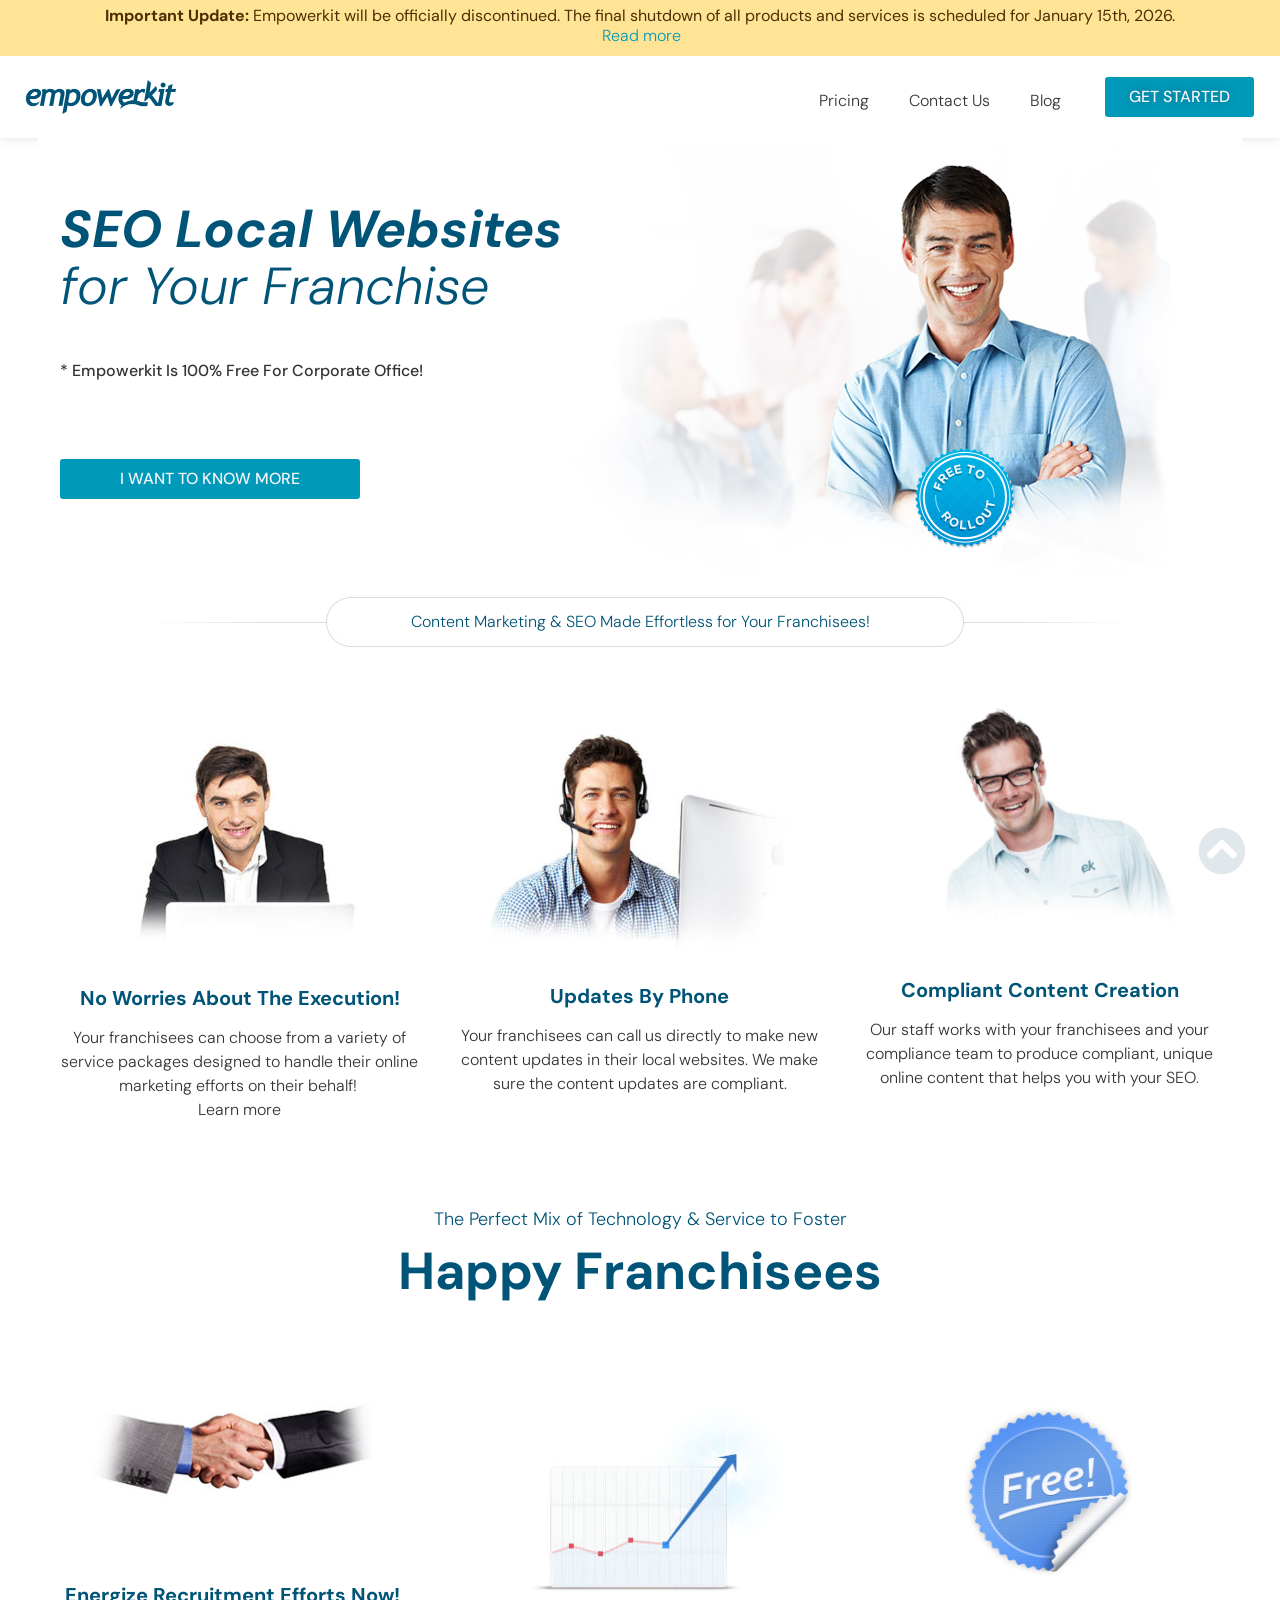
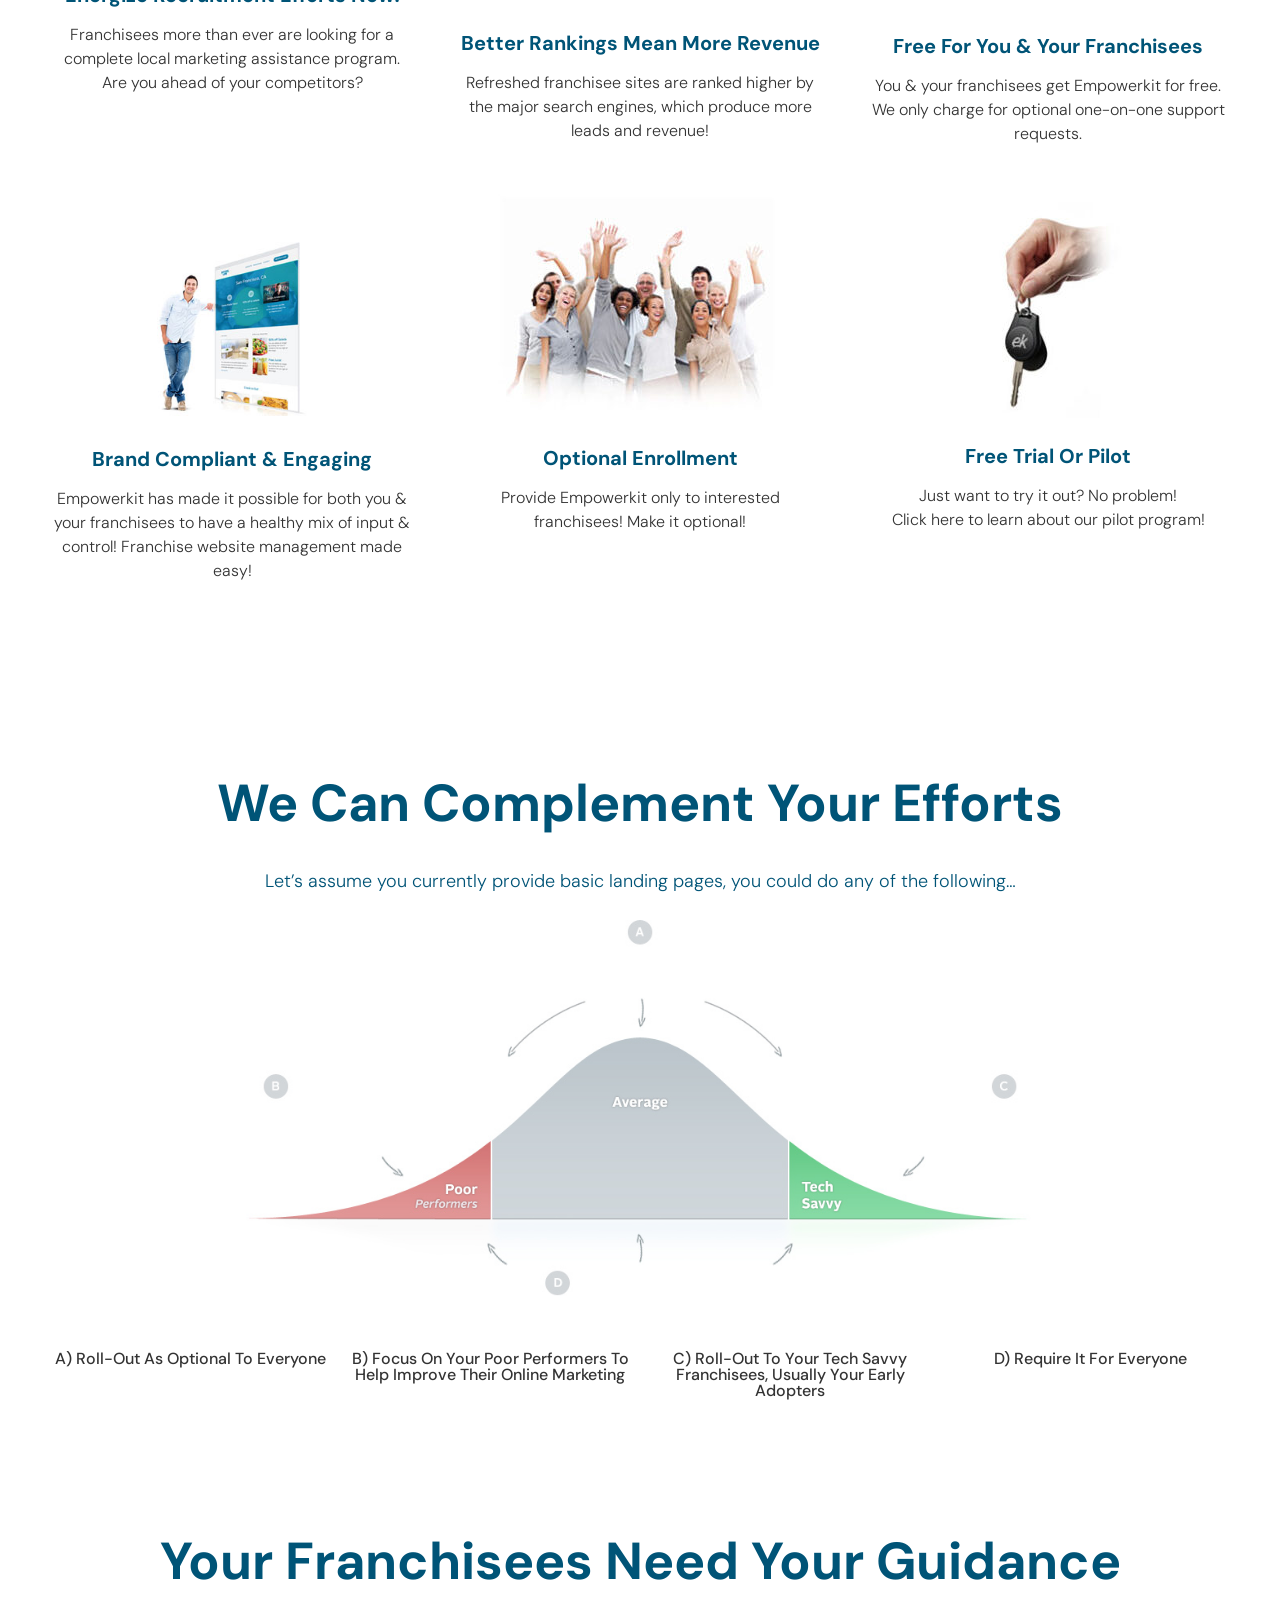
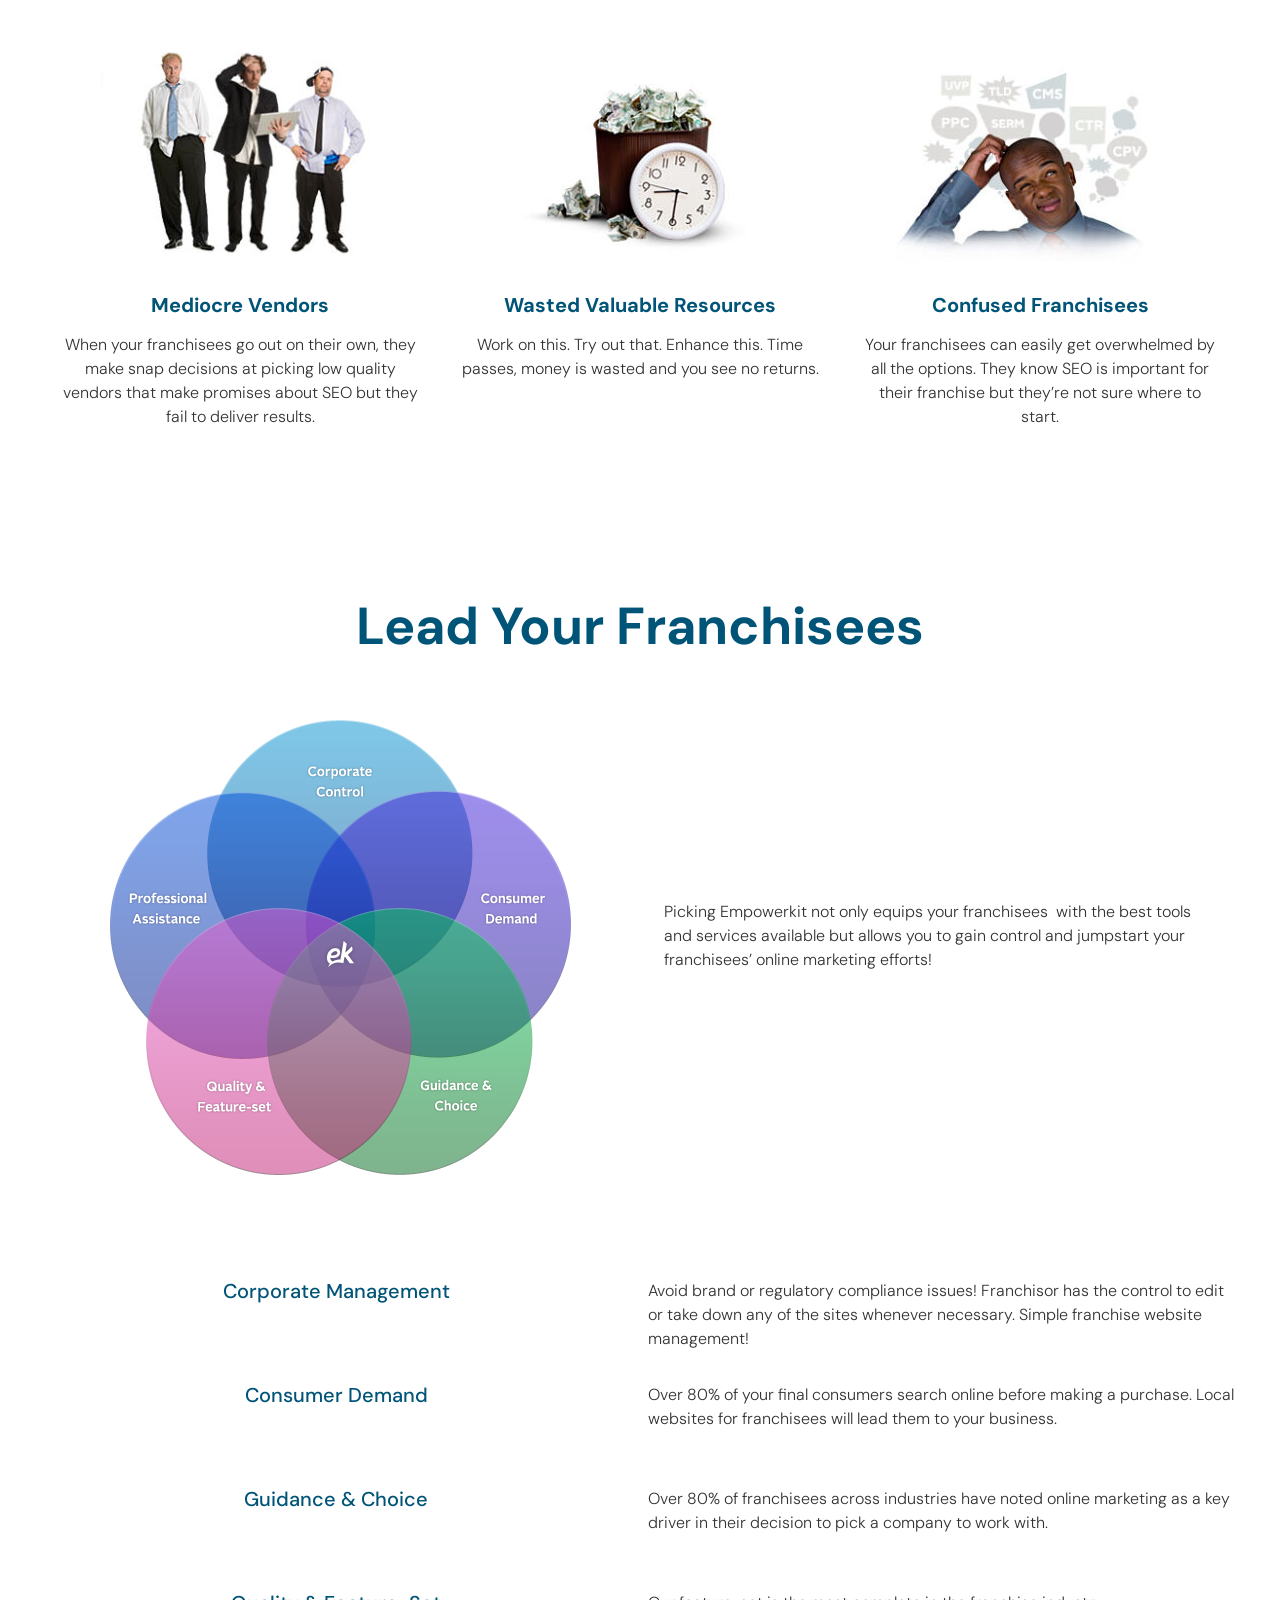
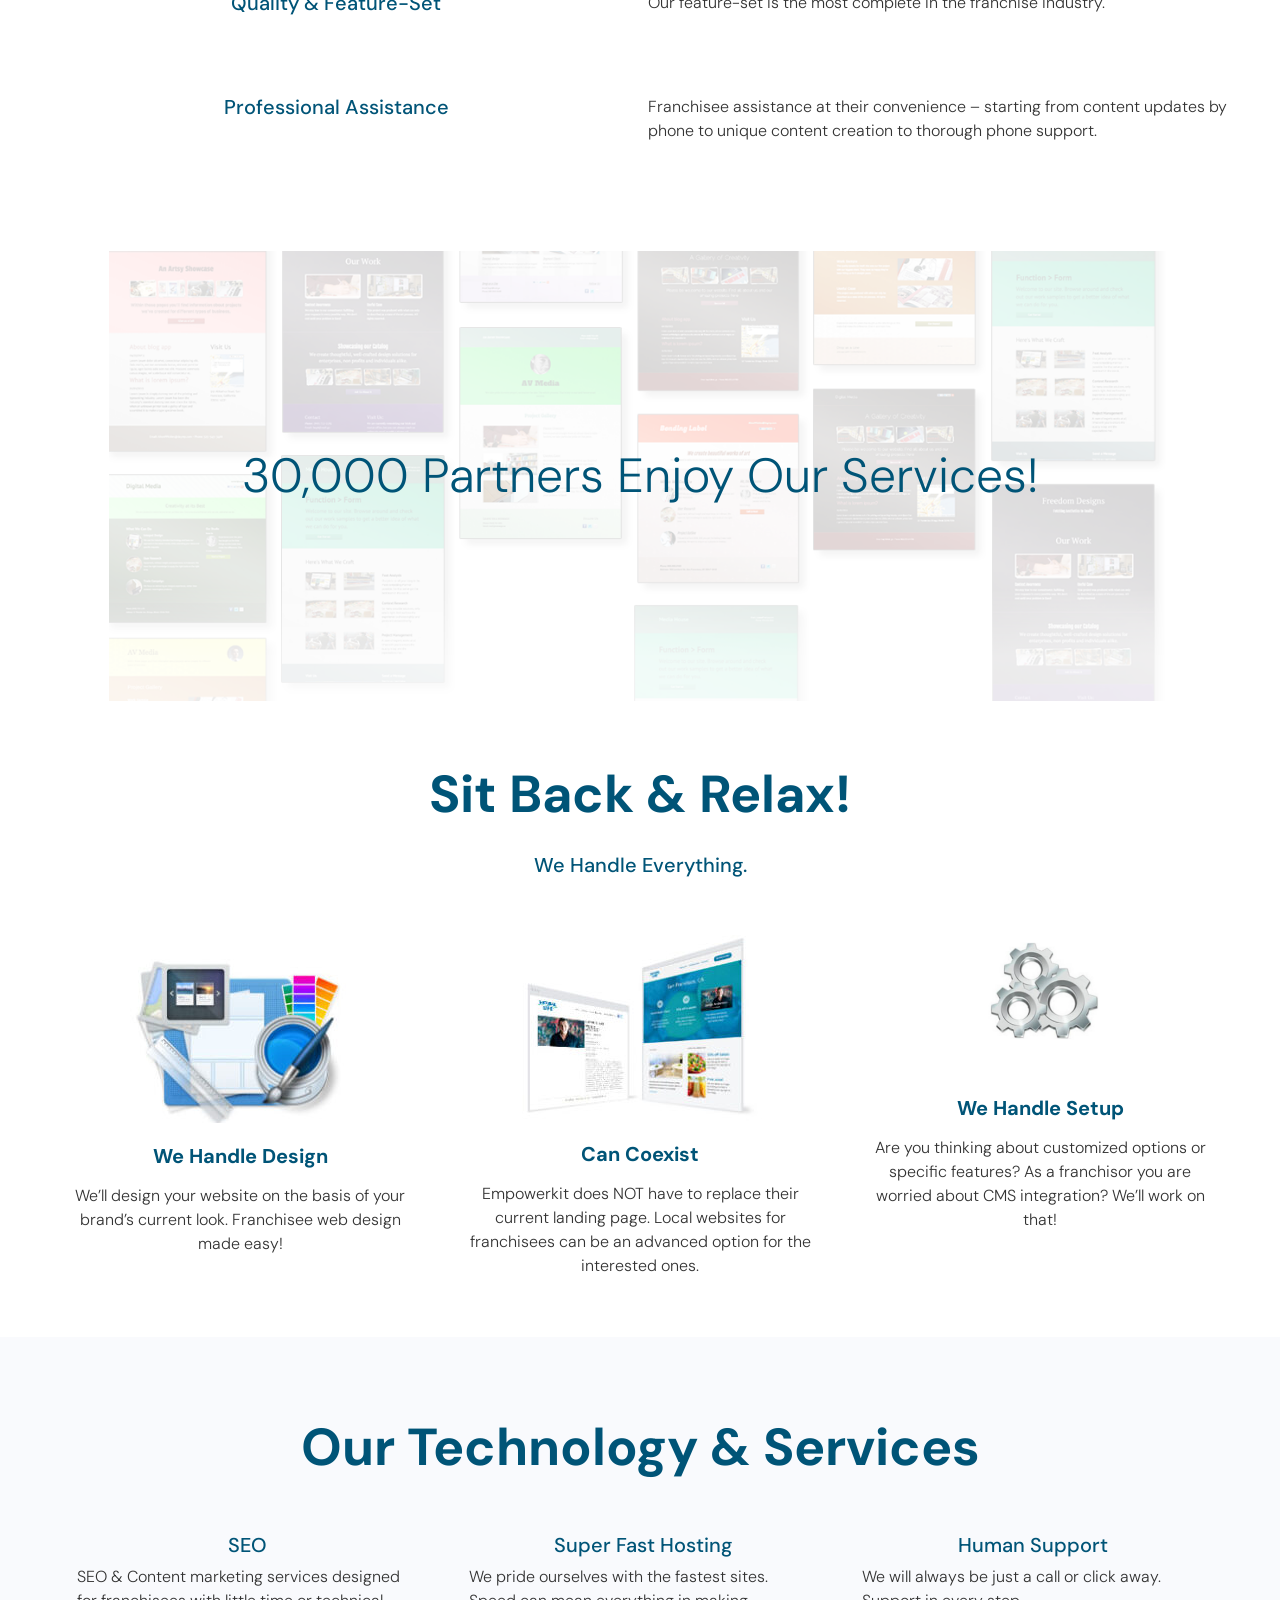
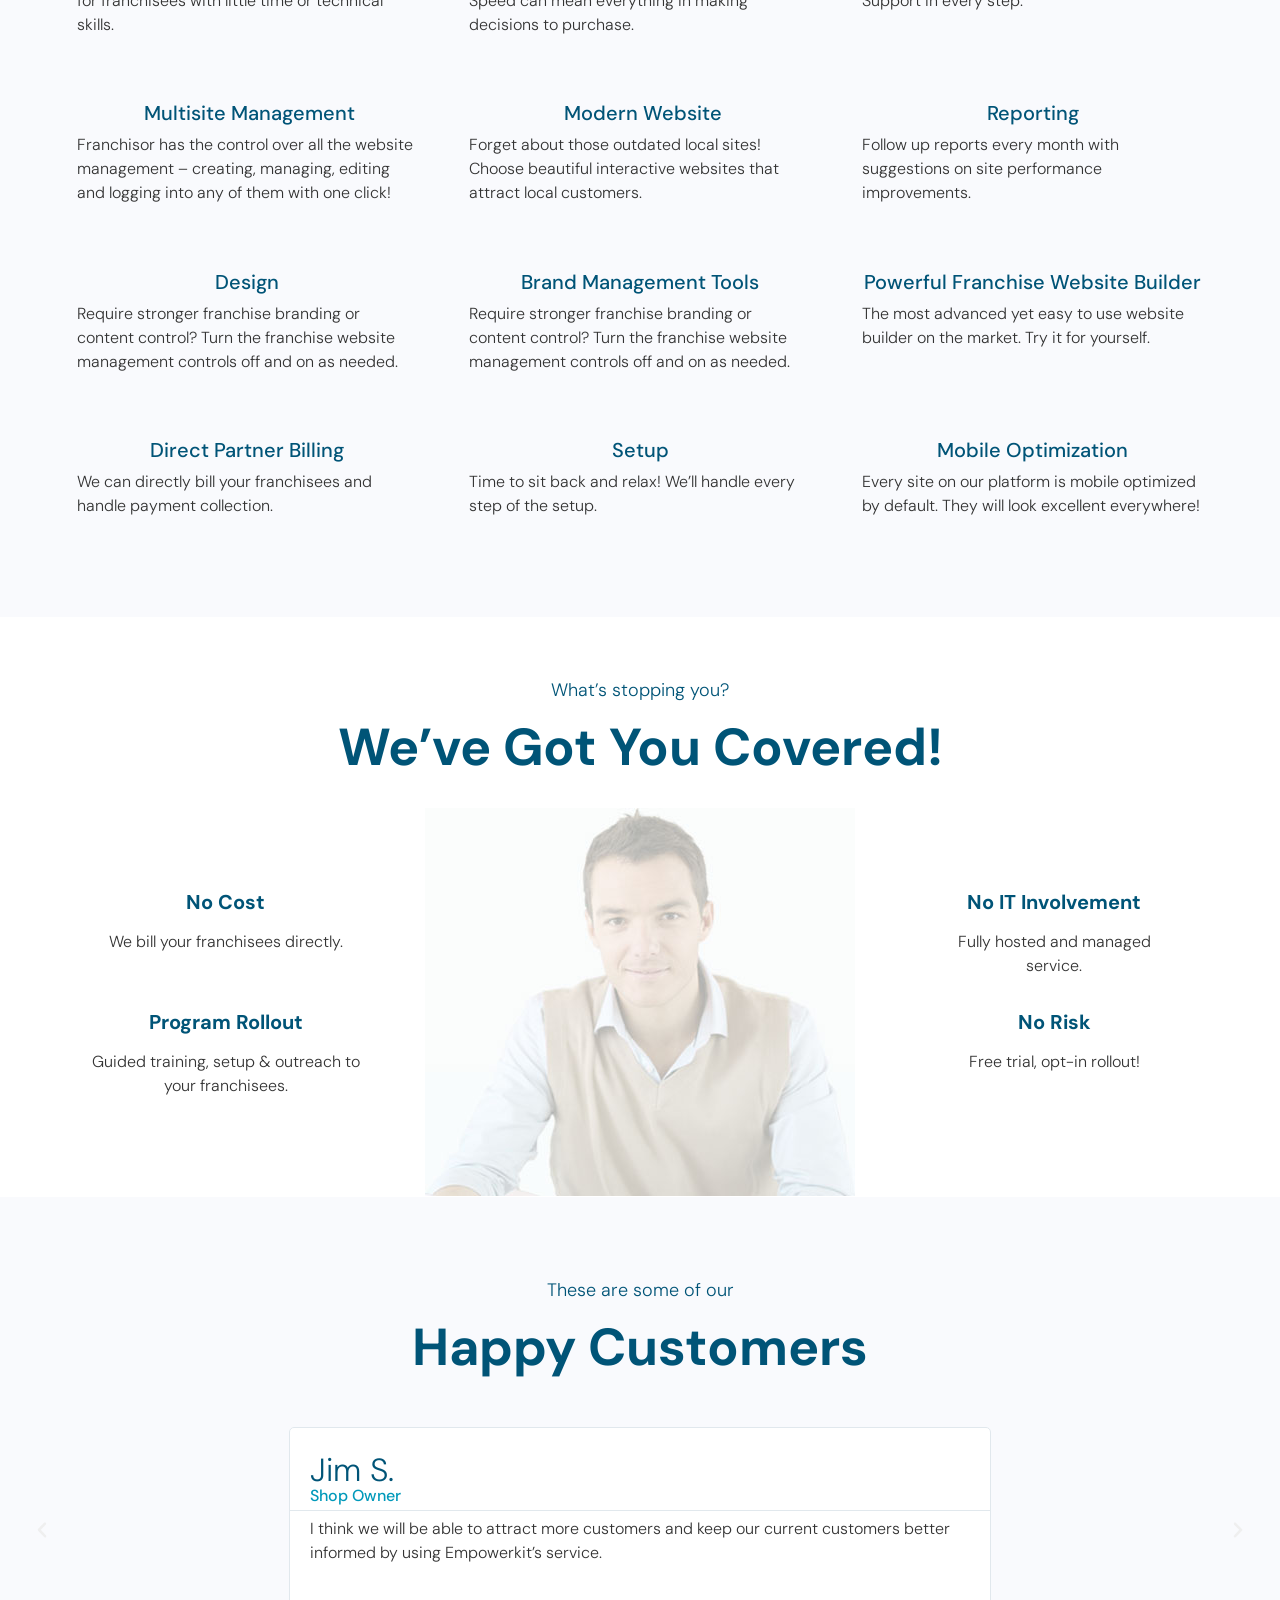
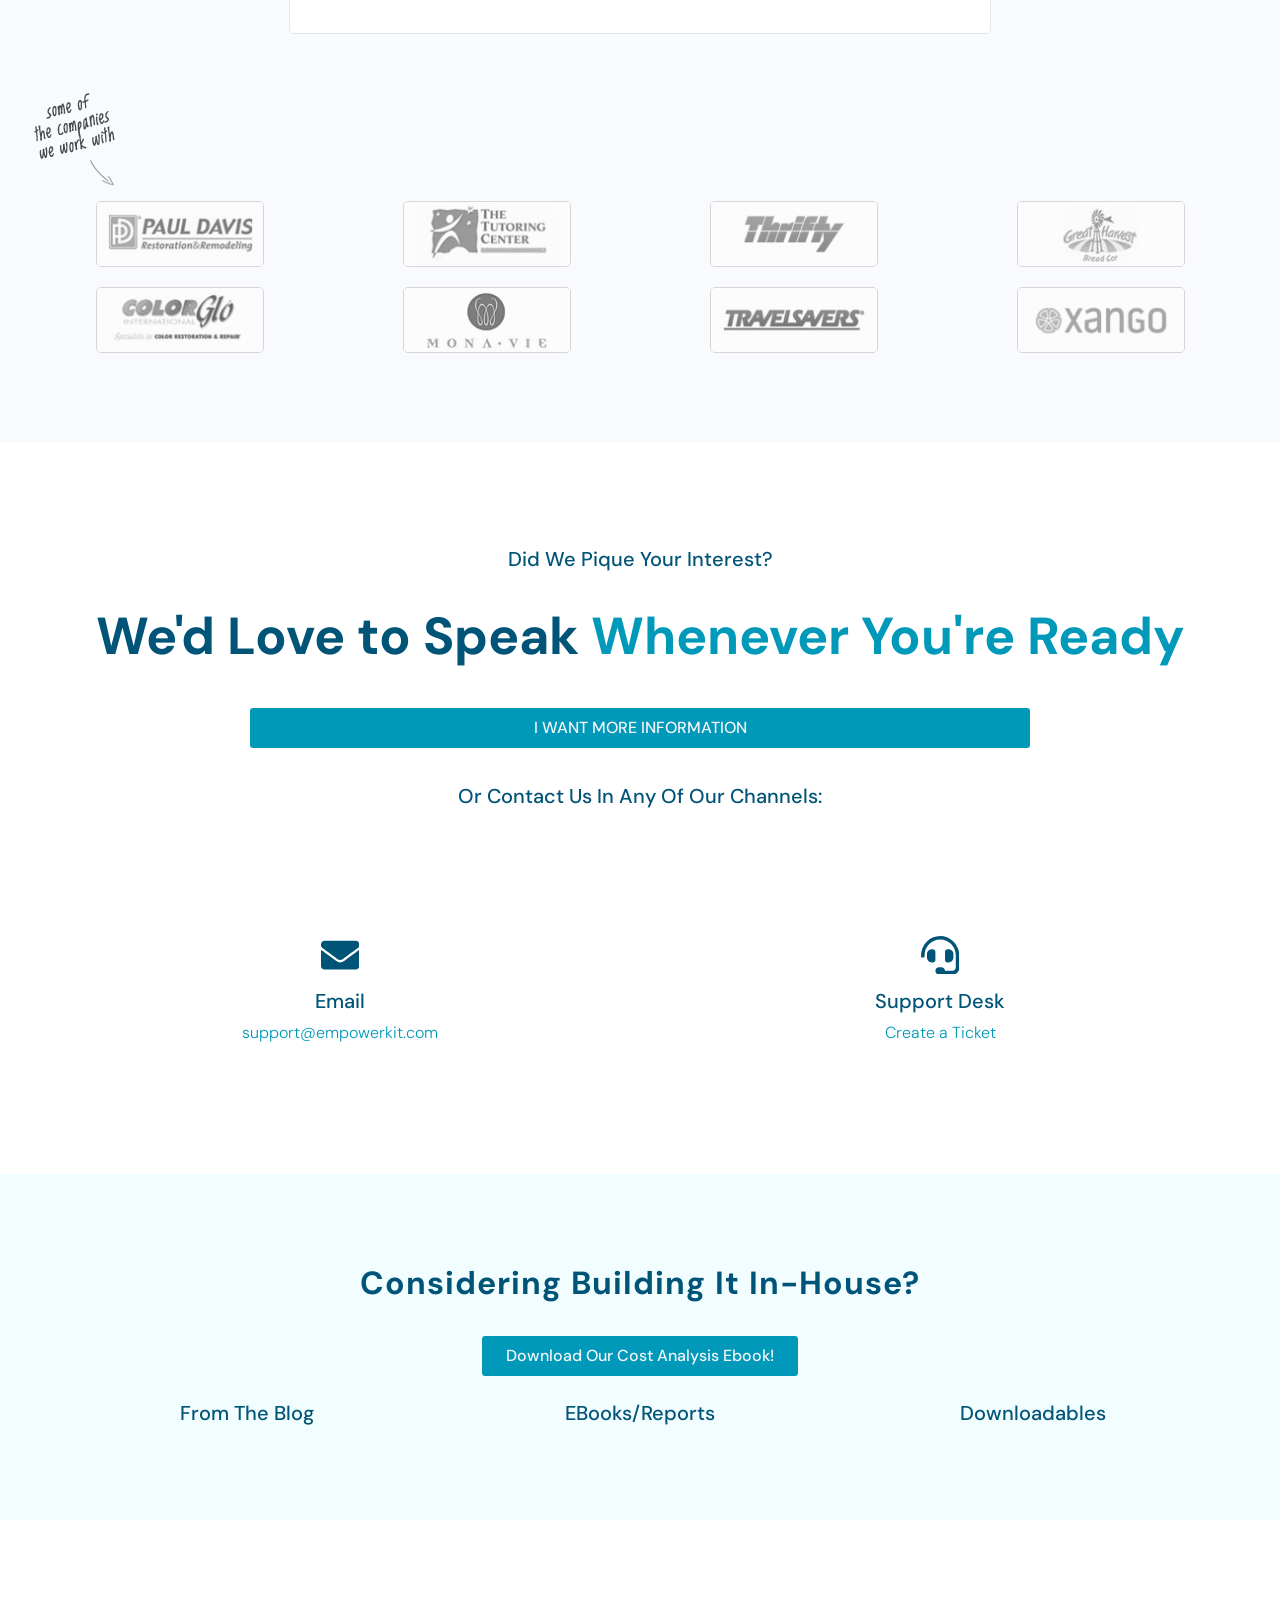
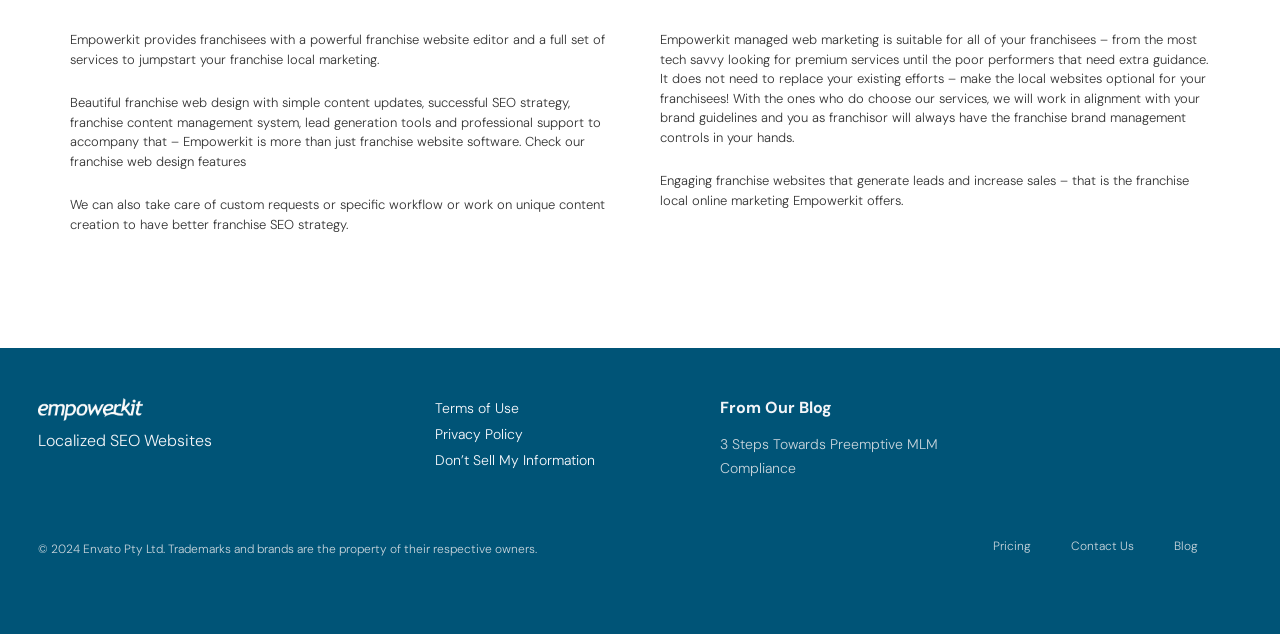
<file: index.html>
<!doctype html>
<html lang="en-US">

<meta http-equiv="content-type" content="text/html;charset=UTF-8" /><head>
	<meta charset="UTF-8">
	<meta name="viewport" content="width=device-width, initial-scale=1">
	<link rel="profile" href="https://gmpg.org/xfn/11">
	<meta name='robots' content='index, follow, max-image-preview:large, max-snippet:-1, max-video-preview:-1' />
	<style>img:is([sizes="auto" i], [sizes^="auto," i]) { contain-intrinsic-size: 3000px 1500px }</style>
	
	

<style id='global-styles-inline-css'>
:root{--wp--preset--aspect-ratio--square: 1;--wp--preset--aspect-ratio--4-3: 4/3;--wp--preset--aspect-ratio--3-4: 3/4;--wp--preset--aspect-ratio--3-2: 3/2;--wp--preset--aspect-ratio--2-3: 2/3;--wp--preset--aspect-ratio--16-9: 16/9;--wp--preset--aspect-ratio--9-16: 9/16;--wp--preset--color--black: #000000;--wp--preset--color--cyan-bluish-gray: #abb8c3;--wp--preset--color--white: #ffffff;--wp--preset--color--pale-pink: #f78da7;--wp--preset--color--vivid-red: #cf2e2e;--wp--preset--color--luminous-vivid-orange: #ff6900;--wp--preset--color--luminous-vivid-amber: #fcb900;--wp--preset--color--light-green-cyan: #7bdcb5;--wp--preset--color--vivid-green-cyan: #00d084;--wp--preset--color--pale-cyan-blue: #8ed1fc;--wp--preset--color--vivid-cyan-blue: #0693e3;--wp--preset--color--vivid-purple: #9b51e0;--wp--preset--gradient--vivid-cyan-blue-to-vivid-purple: linear-gradient(135deg,rgba(6,147,227,1) 0%,rgb(155,81,224) 100%);--wp--preset--gradient--light-green-cyan-to-vivid-green-cyan: linear-gradient(135deg,rgb(122,220,180) 0%,rgb(0,208,130) 100%);--wp--preset--gradient--luminous-vivid-amber-to-luminous-vivid-orange: linear-gradient(135deg,rgba(252,185,0,1) 0%,rgba(255,105,0,1) 100%);--wp--preset--gradient--luminous-vivid-orange-to-vivid-red: linear-gradient(135deg,rgba(255,105,0,1) 0%,rgb(207,46,46) 100%);--wp--preset--gradient--very-light-gray-to-cyan-bluish-gray: linear-gradient(135deg,rgb(238,238,238) 0%,rgb(169,184,195) 100%);--wp--preset--gradient--cool-to-warm-spectrum: linear-gradient(135deg,rgb(74,234,220) 0%,rgb(151,120,209) 20%,rgb(207,42,186) 40%,rgb(238,44,130) 60%,rgb(251,105,98) 80%,rgb(254,248,76) 100%);--wp--preset--gradient--blush-light-purple: linear-gradient(135deg,rgb(255,206,236) 0%,rgb(152,150,240) 100%);--wp--preset--gradient--blush-bordeaux: linear-gradient(135deg,rgb(254,205,165) 0%,rgb(254,45,45) 50%,rgb(107,0,62) 100%);--wp--preset--gradient--luminous-dusk: linear-gradient(135deg,rgb(255,203,112) 0%,rgb(199,81,192) 50%,rgb(65,88,208) 100%);--wp--preset--gradient--pale-ocean: linear-gradient(135deg,rgb(255,245,203) 0%,rgb(182,227,212) 50%,rgb(51,167,181) 100%);--wp--preset--gradient--electric-grass: linear-gradient(135deg,rgb(202,248,128) 0%,rgb(113,206,126) 100%);--wp--preset--gradient--midnight: linear-gradient(135deg,rgb(2,3,129) 0%,rgb(40,116,252) 100%);--wp--preset--font-size--small: 13px;--wp--preset--font-size--medium: 20px;--wp--preset--font-size--large: 36px;--wp--preset--font-size--x-large: 42px;--wp--preset--spacing--20: 0.44rem;--wp--preset--spacing--30: 0.67rem;--wp--preset--spacing--40: 1rem;--wp--preset--spacing--50: 1.5rem;--wp--preset--spacing--60: 2.25rem;--wp--preset--spacing--70: 3.38rem;--wp--preset--spacing--80: 5.06rem;--wp--preset--shadow--natural: 6px 6px 9px rgba(0, 0, 0, 0.2);--wp--preset--shadow--deep: 12px 12px 50px rgba(0, 0, 0, 0.4);--wp--preset--shadow--sharp: 6px 6px 0px rgba(0, 0, 0, 0.2);--wp--preset--shadow--outlined: 6px 6px 0px -3px rgba(255, 255, 255, 1), 6px 6px rgba(0, 0, 0, 1);--wp--preset--shadow--crisp: 6px 6px 0px rgba(0, 0, 0, 1);}:root { --wp--style--global--content-size: 800px;--wp--style--global--wide-size: 1200px; }:where(body) { margin: 0; }.wp-site-blocks > .alignleft { float: left; margin-right: 2em; }.wp-site-blocks > .alignright { float: right; margin-left: 2em; }.wp-site-blocks > .aligncenter { justify-content: center; margin-left: auto; margin-right: auto; }:where(.wp-site-blocks) > * { margin-block-start: 24px; margin-block-end: 0; }:where(.wp-site-blocks) > :first-child { margin-block-start: 0; }:where(.wp-site-blocks) > :last-child { margin-block-end: 0; }:root { --wp--style--block-gap: 24px; }:root :where(.is-layout-flow) > :first-child{margin-block-start: 0;}:root :where(.is-layout-flow) > :last-child{margin-block-end: 0;}:root :where(.is-layout-flow) > *{margin-block-start: 24px;margin-block-end: 0;}:root :where(.is-layout-constrained) > :first-child{margin-block-start: 0;}:root :where(.is-layout-constrained) > :last-child{margin-block-end: 0;}:root :where(.is-layout-constrained) > *{margin-block-start: 24px;margin-block-end: 0;}:root :where(.is-layout-flex){gap: 24px;}:root :where(.is-layout-grid){gap: 24px;}.is-layout-flow > .alignleft{float: left;margin-inline-start: 0;margin-inline-end: 2em;}.is-layout-flow > .alignright{float: right;margin-inline-start: 2em;margin-inline-end: 0;}.is-layout-flow > .aligncenter{margin-left: auto !important;margin-right: auto !important;}.is-layout-constrained > .alignleft{float: left;margin-inline-start: 0;margin-inline-end: 2em;}.is-layout-constrained > .alignright{float: right;margin-inline-start: 2em;margin-inline-end: 0;}.is-layout-constrained > .aligncenter{margin-left: auto !important;margin-right: auto !important;}.is-layout-constrained > :where(:not(.alignleft):not(.alignright):not(.alignfull)){max-width: var(--wp--style--global--content-size);margin-left: auto !important;margin-right: auto !important;}.is-layout-constrained > .alignwide{max-width: var(--wp--style--global--wide-size);}body .is-layout-flex{display: flex;}.is-layout-flex{flex-wrap: wrap;align-items: center;}.is-layout-flex > :is(*, div){margin: 0;}body .is-layout-grid{display: grid;}.is-layout-grid > :is(*, div){margin: 0;}body{padding-top: 0px;padding-right: 0px;padding-bottom: 0px;padding-left: 0px;}a:where(:not(.wp-element-button)){text-decoration: underline;}:root :where(.wp-element-button, .wp-block-button__link){background-color: #32373c;border-width: 0;color: #fff;font-family: inherit;font-size: inherit;line-height: inherit;padding: calc(0.667em + 2px) calc(1.333em + 2px);text-decoration: none;}.has-black-color{color: var(--wp--preset--color--black) !important;}.has-cyan-bluish-gray-color{color: var(--wp--preset--color--cyan-bluish-gray) !important;}.has-white-color{color: var(--wp--preset--color--white) !important;}.has-pale-pink-color{color: var(--wp--preset--color--pale-pink) !important;}.has-vivid-red-color{color: var(--wp--preset--color--vivid-red) !important;}.has-luminous-vivid-orange-color{color: var(--wp--preset--color--luminous-vivid-orange) !important;}.has-luminous-vivid-amber-color{color: var(--wp--preset--color--luminous-vivid-amber) !important;}.has-light-green-cyan-color{color: var(--wp--preset--color--light-green-cyan) !important;}.has-vivid-green-cyan-color{color: var(--wp--preset--color--vivid-green-cyan) !important;}.has-pale-cyan-blue-color{color: var(--wp--preset--color--pale-cyan-blue) !important;}.has-vivid-cyan-blue-color{color: var(--wp--preset--color--vivid-cyan-blue) !important;}.has-vivid-purple-color{color: var(--wp--preset--color--vivid-purple) !important;}.has-black-background-color{background-color: var(--wp--preset--color--black) !important;}.has-cyan-bluish-gray-background-color{background-color: var(--wp--preset--color--cyan-bluish-gray) !important;}.has-white-background-color{background-color: var(--wp--preset--color--white) !important;}.has-pale-pink-background-color{background-color: var(--wp--preset--color--pale-pink) !important;}.has-vivid-red-background-color{background-color: var(--wp--preset--color--vivid-red) !important;}.has-luminous-vivid-orange-background-color{background-color: var(--wp--preset--color--luminous-vivid-orange) !important;}.has-luminous-vivid-amber-background-color{background-color: var(--wp--preset--color--luminous-vivid-amber) !important;}.has-light-green-cyan-background-color{background-color: var(--wp--preset--color--light-green-cyan) !important;}.has-vivid-green-cyan-background-color{background-color: var(--wp--preset--color--vivid-green-cyan) !important;}.has-pale-cyan-blue-background-color{background-color: var(--wp--preset--color--pale-cyan-blue) !important;}.has-vivid-cyan-blue-background-color{background-color: var(--wp--preset--color--vivid-cyan-blue) !important;}.has-vivid-purple-background-color{background-color: var(--wp--preset--color--vivid-purple) !important;}.has-black-border-color{border-color: var(--wp--preset--color--black) !important;}.has-cyan-bluish-gray-border-color{border-color: var(--wp--preset--color--cyan-bluish-gray) !important;}.has-white-border-color{border-color: var(--wp--preset--color--white) !important;}.has-pale-pink-border-color{border-color: var(--wp--preset--color--pale-pink) !important;}.has-vivid-red-border-color{border-color: var(--wp--preset--color--vivid-red) !important;}.has-luminous-vivid-orange-border-color{border-color: var(--wp--preset--color--luminous-vivid-orange) !important;}.has-luminous-vivid-amber-border-color{border-color: var(--wp--preset--color--luminous-vivid-amber) !important;}.has-light-green-cyan-border-color{border-color: var(--wp--preset--color--light-green-cyan) !important;}.has-vivid-green-cyan-border-color{border-color: var(--wp--preset--color--vivid-green-cyan) !important;}.has-pale-cyan-blue-border-color{border-color: var(--wp--preset--color--pale-cyan-blue) !important;}.has-vivid-cyan-blue-border-color{border-color: var(--wp--preset--color--vivid-cyan-blue) !important;}.has-vivid-purple-border-color{border-color: var(--wp--preset--color--vivid-purple) !important;}.has-vivid-cyan-blue-to-vivid-purple-gradient-background{background: var(--wp--preset--gradient--vivid-cyan-blue-to-vivid-purple) !important;}.has-light-green-cyan-to-vivid-green-cyan-gradient-background{background: var(--wp--preset--gradient--light-green-cyan-to-vivid-green-cyan) !important;}.has-luminous-vivid-amber-to-luminous-vivid-orange-gradient-background{background: var(--wp--preset--gradient--luminous-vivid-amber-to-luminous-vivid-orange) !important;}.has-luminous-vivid-orange-to-vivid-red-gradient-background{background: var(--wp--preset--gradient--luminous-vivid-orange-to-vivid-red) !important;}.has-very-light-gray-to-cyan-bluish-gray-gradient-background{background: var(--wp--preset--gradient--very-light-gray-to-cyan-bluish-gray) !important;}.has-cool-to-warm-spectrum-gradient-background{background: var(--wp--preset--gradient--cool-to-warm-spectrum) !important;}.has-blush-light-purple-gradient-background{background: var(--wp--preset--gradient--blush-light-purple) !important;}.has-blush-bordeaux-gradient-background{background: var(--wp--preset--gradient--blush-bordeaux) !important;}.has-luminous-dusk-gradient-background{background: var(--wp--preset--gradient--luminous-dusk) !important;}.has-pale-ocean-gradient-background{background: var(--wp--preset--gradient--pale-ocean) !important;}.has-electric-grass-gradient-background{background: var(--wp--preset--gradient--electric-grass) !important;}.has-midnight-gradient-background{background: var(--wp--preset--gradient--midnight) !important;}.has-small-font-size{font-size: var(--wp--preset--font-size--small) !important;}.has-medium-font-size{font-size: var(--wp--preset--font-size--medium) !important;}.has-large-font-size{font-size: var(--wp--preset--font-size--large) !important;}.has-x-large-font-size{font-size: var(--wp--preset--font-size--x-large) !important;}
:root :where(.wp-block-pullquote){font-size: 1.5em;line-height: 1.6;}
</style>
<link rel='stylesheet' id='breezi-css' href='wp-content/plugins/breezi/public/css/breezi-public8a54.css' media='all' />
<link rel='stylesheet' id='hello-elementor-css' href='wp-content/themes/hello-elementor/assets/css/resetedb1.css' media='all' />
<link rel='stylesheet' id='hello-elementor-theme-style-css' href='wp-content/themes/hello-elementor/assets/css/themeedb1.css' media='all' />
<link rel='stylesheet' id='hello-elementor-header-footer-css' href='wp-content/themes/hello-elementor/assets/css/header-footeredb1.css' media='all' />
<link rel='stylesheet' id='elementor-frontend-css' href='wp-content/plugins/elementor/assets/css/frontend.min94b7.css' media='all' />
<link rel='stylesheet' id='elementor-post-1123-css' href='wp-content/uploads/elementor/css/post-1123b8ff.css' media='all' />
<link rel='stylesheet' id='e-sticky-css' href='wp-content/plugins/elementor-pro/assets/css/modules/sticky.min242d.css' media='all' />
<link rel='stylesheet' id='e-animation-fadeIn-css' href='wp-content/plugins/elementor/assets/lib/animations/styles/fadeIn.min94b7.css' media='all' />
<link rel='stylesheet' id='widget-image-css' href='wp-content/plugins/elementor/assets/css/widget-image.min94b7.css' media='all' />
<link rel='stylesheet' id='widget-nav-menu-css' href='wp-content/plugins/elementor-pro/assets/css/widget-nav-menu.min242d.css' media='all' />
<link rel='stylesheet' id='e-animation-grow-css' href='wp-content/plugins/elementor/assets/lib/animations/styles/e-animation-grow.min94b7.css' media='all' />
<link rel='stylesheet' id='widget-heading-css' href='wp-content/plugins/elementor/assets/css/widget-heading.min94b7.css' media='all' />
<link rel='stylesheet' id='widget-social-icons-css' href='wp-content/plugins/elementor/assets/css/widget-social-icons.min94b7.css' media='all' />
<link rel='stylesheet' id='e-apple-webkit-css' href='wp-content/plugins/elementor/assets/css/conditionals/apple-webkit.min94b7.css' media='all' />
<link rel='stylesheet' id='widget-posts-css' href='wp-content/plugins/elementor-pro/assets/css/widget-posts.min242d.css' media='all' />
<link rel='stylesheet' id='swiper-css' href='wp-content/plugins/elementor/assets/lib/swiper/v8/css/swiper.min94a4.css' media='all' />
<link rel='stylesheet' id='e-swiper-css' href='wp-content/plugins/elementor/assets/css/conditionals/e-swiper.min94b7.css' media='all' />
<link rel='stylesheet' id='widget-testimonial-carousel-css' href='wp-content/plugins/elementor-pro/assets/css/widget-testimonial-carousel.min242d.css' media='all' />
<link rel='stylesheet' id='widget-reviews-css' href='wp-content/plugins/elementor-pro/assets/css/widget-reviews.min242d.css' media='all' />
<link rel='stylesheet' id='widget-star-rating-css' href='wp-content/plugins/elementor/assets/css/widget-star-rating.min94b7.css' media='all' />
<link rel='stylesheet' id='widget-carousel-module-base-css' href='wp-content/plugins/elementor-pro/assets/css/widget-carousel-module-base.min242d.css' media='all' />
<link rel='stylesheet' id='widget-animated-headline-css' href='wp-content/plugins/elementor-pro/assets/css/widget-animated-headline.min242d.css' media='all' />
<link rel='stylesheet' id='e-animation-shrink-css' href='wp-content/plugins/elementor/assets/lib/animations/styles/e-animation-shrink.min94b7.css' media='all' />
<link rel='stylesheet' id='elementor-post-1240-css' href='wp-content/uploads/elementor/css/post-1240f398.css' media='all' />
<link rel='stylesheet' id='elementor-post-1188-css' href='wp-content/uploads/elementor/css/post-118814c6.css' media='all' />
<link rel='stylesheet' id='elementor-post-1190-css' href='wp-content/uploads/elementor/css/post-119014c6.css' media='all' />
<link rel='stylesheet' id='elementor-post-1193-css' href='wp-content/uploads/elementor/css/post-119314c6.css' media='all' />
<link rel='stylesheet' id='elementor-gf-local-dmsans-css' href='wp-content/uploads/elementor/google-fonts/css/dmsans4153.css' media='all' />
<script src="wp-includes/js/jquery/jquery.minf43b.js" id="jquery-core-js"></script>
<script src="wp-includes/js/jquery/jquery-migrate.min5589.js" id="jquery-migrate-js"></script>
<script src="wp-content/plugins/breezi/public/js/breezi-public8a54.js" id="breezi-js"></script>
			<style>
				.e-con.e-parent:nth-of-type(n+4):not(.e-lazyloaded):not(.e-no-lazyload),
				.e-con.e-parent:nth-of-type(n+4):not(.e-lazyloaded):not(.e-no-lazyload) * {
					background-image: none !important;
				}
				@media screen and (max-height: 1024px) {
					.e-con.e-parent:nth-of-type(n+3):not(.e-lazyloaded):not(.e-no-lazyload),
					.e-con.e-parent:nth-of-type(n+3):not(.e-lazyloaded):not(.e-no-lazyload) * {
						background-image: none !important;
					}
				}
				@media screen and (max-height: 640px) {
					.e-con.e-parent:nth-of-type(n+2):not(.e-lazyloaded):not(.e-no-lazyload),
					.e-con.e-parent:nth-of-type(n+2):not(.e-lazyloaded):not(.e-no-lazyload) * {
						background-image: none !important;
					}
				}
			</style>
			<link rel="icon" href="wp-content/uploads/2025/08/cropped-asd-32x32.png" sizes="32x32" />
<link rel="icon" href="wp-content/uploads/2025/08/cropped-asd-192x192.png" sizes="192x192" />
<link rel="apple-touch-icon" href="wp-content/uploads/2025/08/cropped-asd-180x180.png" />
<meta name="msapplication-TileImage" content="/wp-content/uploads/2025/08/cropped-asd-270x270.png" />
</head>
<body class="home wp-singular page-template-default page page-id-1240 wp-custom-logo wp-embed-responsive wp-theme-hello-elementor hello-elementor-default elementor-default elementor-kit-1123 elementor-page elementor-page-1240 elementor-page-1193">


<a class="skip-link screen-reader-text" href="#content">Skip to content</a>

		<header data-elementor-type="header" data-elementor-id="1188" class="elementor elementor-1188 elementor-location-header" data-elementor-post-type="elementor_library">
			<div class="elementor-element elementor-element-714b36e e-flex e-con-boxed elementor-invisible e-con e-parent" data-id="714b36e" data-element_type="container" data-settings="{&quot;background_background&quot;:&quot;classic&quot;,&quot;sticky&quot;:&quot;top&quot;,&quot;animation&quot;:&quot;fadeIn&quot;,&quot;sticky_on&quot;:[&quot;desktop&quot;,&quot;tablet&quot;,&quot;mobile&quot;],&quot;sticky_offset&quot;:0,&quot;sticky_effects_offset&quot;:0,&quot;sticky_anchor_link_offset&quot;:0}">
					<div class="e-con-inner">
				<div class="elementor-element elementor-element-ef3f4f1 elementor-widget__width-initial elementor-widget elementor-widget-text-editor" data-id="ef3f4f1" data-element_type="widget" data-widget_type="text-editor.default">
				<div class="elementor-widget-container">
									<p><strong>Important Update:</strong> Empowerkit will be officially discontinued. The final shutdown of all products and services is scheduled for January 15th, 2026.  <a href="announcement/index.html">Read more</a></p>								</div>
				</div>
					</div>
				</div>
		<div class="elementor-element elementor-element-242aa225 e-flex e-con-boxed elementor-invisible e-con e-parent" data-id="242aa225" data-element_type="container" data-settings="{&quot;sticky&quot;:&quot;top&quot;,&quot;animation&quot;:&quot;fadeIn&quot;,&quot;background_background&quot;:&quot;classic&quot;,&quot;sticky_offset&quot;:40,&quot;sticky_on&quot;:[&quot;desktop&quot;,&quot;tablet&quot;,&quot;mobile&quot;],&quot;sticky_effects_offset&quot;:0,&quot;sticky_anchor_link_offset&quot;:0}">
					<div class="e-con-inner">
		<div class="elementor-element elementor-element-1a4d49f9 e-con-full e-flex e-con e-child" data-id="1a4d49f9" data-element_type="container">
				<div class="elementor-element elementor-element-58928f9 elementor-widget elementor-widget-theme-site-logo elementor-widget-image" data-id="58928f9" data-element_type="widget" data-widget_type="theme-site-logo.default">
				<div class="elementor-widget-container">
											<a href="#">
			<img width="300" height="67" src="images/Asset-73-300x67.png" class="attachment-medium size-medium wp-image-1129" alt="Empowerkit Logo" />				</a>
											</div>
				</div>
				</div>
		<div class="elementor-element elementor-element-8db1f19 e-con-full e-flex e-con e-child" data-id="8db1f19" data-element_type="container">
				<div class="elementor-element elementor-element-4ac33286 elementor-widget-mobile__width-initial elementor-nav-menu--stretch elementor-nav-menu__align-end elementor-nav-menu--dropdown-tablet elementor-nav-menu__text-align-aside elementor-nav-menu--toggle elementor-nav-menu--burger elementor-widget elementor-widget-nav-menu" data-id="4ac33286" data-element_type="widget" data-settings="{&quot;submenu_icon&quot;:{&quot;value&quot;:&quot;&lt;i class=\&quot;\&quot;&gt;&lt;\/i&gt;&quot;,&quot;library&quot;:&quot;&quot;},&quot;full_width&quot;:&quot;stretch&quot;,&quot;layout&quot;:&quot;horizontal&quot;,&quot;toggle&quot;:&quot;burger&quot;}" data-widget_type="nav-menu.default">
				<div class="elementor-widget-container">
								<nav aria-label="Main Navigation" class="elementor-nav-menu--main elementor-nav-menu__container elementor-nav-menu--layout-horizontal e--pointer-overline e--animation-fade">
				<ul id="menu-1-4ac33286" class="elementor-nav-menu"><li class="menu-item menu-item-type-post_type menu-item-object-page menu-item-1275"><a href="packages/index.html" class="elementor-item">Pricing</a></li>
<li class="menu-item menu-item-type-post_type menu-item-object-page menu-item-1273"><a href="contact-us/index.html" class="elementor-item">Contact Us</a></li>
<li class="menu-item menu-item-type-taxonomy menu-item-object-category menu-item-1274"><a href="category/blog/index.html" class="elementor-item">Blog</a></li>
</ul>			</nav>
					<div class="elementor-menu-toggle" role="button" tabindex="0" aria-label="Menu Toggle" aria-expanded="false">
			<svg aria-hidden="true" role="presentation" class="elementor-menu-toggle__icon--open e-font-icon-svg e-eicon-menu-bar" viewBox="0 0 1000 1000" xmlns="http://www.w3.org/2000/svg"><path d="M104 333H896C929 333 958 304 958 271S929 208 896 208H104C71 208 42 237 42 271S71 333 104 333ZM104 583H896C929 583 958 554 958 521S929 458 896 458H104C71 458 42 487 42 521S71 583 104 583ZM104 833H896C929 833 958 804 958 771S929 708 896 708H104C71 708 42 737 42 771S71 833 104 833Z"></path></svg><svg aria-hidden="true" role="presentation" class="elementor-menu-toggle__icon--close e-font-icon-svg e-eicon-close" viewBox="0 0 1000 1000" xmlns="http://www.w3.org/2000/svg"><path d="M742 167L500 408 258 167C246 154 233 150 217 150 196 150 179 158 167 167 154 179 150 196 150 212 150 229 154 242 171 254L408 500 167 742C138 771 138 800 167 829 196 858 225 858 254 829L496 587 738 829C750 842 767 846 783 846 800 846 817 842 829 829 842 817 846 804 846 783 846 767 842 750 829 737L588 500 833 258C863 229 863 200 833 171 804 137 775 137 742 167Z"></path></svg>		</div>
					<nav class="elementor-nav-menu--dropdown elementor-nav-menu__container" aria-hidden="true">
				<ul id="menu-2-4ac33286" class="elementor-nav-menu"><li class="menu-item menu-item-type-post_type menu-item-object-page menu-item-1275"><a href="packages/index.html" class="elementor-item" tabindex="-1">Pricing</a></li>
<li class="menu-item menu-item-type-post_type menu-item-object-page menu-item-1273"><a href="contact-us/index.html" class="elementor-item" tabindex="-1">Contact Us</a></li>
<li class="menu-item menu-item-type-taxonomy menu-item-object-category menu-item-1274"><a href="category/blog/index.html" class="elementor-item" tabindex="-1">Blog</a></li>
</ul>			</nav>
						</div>
				</div>
				<div class="elementor-element elementor-element-2d3fae91 elementor-align-right elementor-hidden-tablet elementor-hidden-mobile elementor-widget elementor-widget-button" data-id="2d3fae91" data-element_type="widget" data-widget_type="button.default">
				<div class="elementor-widget-container">
									<div class="elementor-button-wrapper">
					<a class="elementor-button elementor-button-link elementor-size-sm elementor-animation-grow" href="contact-us/index.html">
						<span class="elementor-button-content-wrapper">
									<span class="elementor-button-text">GET STARTED</span>
					</span>
					</a>
				</div>
								</div>
				</div>
				</div>
					</div>
				</div>
				</header>
				<div data-elementor-type="single-page" data-elementor-id="1193" class="elementor elementor-1193 elementor-location-single post-1240 page type-page status-publish has-post-thumbnail hentry" data-elementor-post-type="elementor_library">
			<div class="elementor-element elementor-element-1082d543 e-con-full e-flex e-con e-parent" data-id="1082d543" data-element_type="container">
				<div class="elementor-element elementor-element-41532c1 elementor-widget elementor-widget-theme-post-content" data-id="41532c1" data-element_type="widget" data-widget_type="theme-post-content.default">
				<div class="elementor-widget-container">
							<div data-elementor-type="wp-page" data-elementor-id="1240" class="elementor elementor-1240" data-elementor-post-type="page">
				<div class="elementor-element elementor-element-40048e55 e-con-full e-flex e-con e-parent" data-id="40048e55" data-element_type="container" id="scroll-up" data-settings="{&quot;background_background&quot;:&quot;classic&quot;}">
		<div class="elementor-element elementor-element-4474da48 e-con-full e-flex e-con e-child" data-id="4474da48" data-element_type="container" data-settings="{&quot;background_background&quot;:&quot;classic&quot;}">
				<div class="elementor-element elementor-element-36fbba22 elementor-widget elementor-widget-heading" data-id="36fbba22" data-element_type="widget" data-widget_type="heading.default">
				<div class="elementor-widget-container">
					<h2 class="elementor-heading-title elementor-size-default">SEO Local Websites</h2>				</div>
				</div>
				<div class="elementor-element elementor-element-6b58acc5 elementor-widget elementor-widget-heading" data-id="6b58acc5" data-element_type="widget" data-widget_type="heading.default">
				<div class="elementor-widget-container">
					<h2 class="elementor-heading-title elementor-size-default">for Your Franchise</h2>				</div>
				</div>
				<div class="elementor-element elementor-element-2fe2570b elementor-widget elementor-widget-heading" data-id="2fe2570b" data-element_type="widget" data-widget_type="heading.default">
				<div class="elementor-widget-container">
					<h5 class="elementor-heading-title elementor-size-default">* Empowerkit is 100% free for corporate office!</h5>				</div>
				</div>
				<div class="elementor-element elementor-element-71cd2324 elementor-align-center elementor-mobile-align-center elementor-widget elementor-widget-button" data-id="71cd2324" data-element_type="widget" data-widget_type="button.default">
				<div class="elementor-widget-container">
									<div class="elementor-button-wrapper">
					<a class="elementor-button elementor-button-link elementor-size-sm" href="contact-us/index.html">
						<span class="elementor-button-content-wrapper">
									<span class="elementor-button-text">I WANT TO KNOW MORE</span>
					</span>
					</a>
				</div>
								</div>
				</div>
				</div>
		<div class="elementor-element elementor-element-56ac115e e-con-full e-flex e-con e-child" data-id="56ac115e" data-element_type="container" data-settings="{&quot;background_background&quot;:&quot;classic&quot;}">
				<div class="elementor-element elementor-element-597c9cc4 elementor-widget elementor-widget-heading" data-id="597c9cc4" data-element_type="widget" data-widget_type="heading.default">
				<div class="elementor-widget-container">
					<span class="elementor-heading-title elementor-size-default">Content Marketing &amp; SEO Made Effortless for Your Franchisees!</span>				</div>
				</div>
				</div>
				</div>
		<div class="elementor-element elementor-element-34550b84 e-flex e-con-boxed e-con e-parent" data-id="34550b84" data-element_type="container">
					<div class="e-con-inner">
		<div class="elementor-element elementor-element-19da7ca0 e-con-full e-flex e-con e-child" data-id="19da7ca0" data-element_type="container">
				<div class="elementor-element elementor-element-30082cd6 elementor-widget elementor-widget-text-editor" data-id="30082cd6" data-element_type="widget" data-widget_type="text-editor.default">
				<div class="elementor-widget-container">
									<p> </p><p><img fetchpriority="high" decoding="async" class="alignnone size-medium wp-image-174" src="wp-content/uploads/2024/07/manager_person-300x221.jpg" alt="" width="300" height="221" /></p><h4>No worries about the execution!</h4><p>Your franchisees can choose from a variety of service packages designed to handle their online marketing efforts on their behalf! <br /><span style="color: var( --e-global-color-text ); font-family: var( --e-global-typography-text-font-family ), Sans-serif; font-size: var( --e-global-typography-text-font-size ); font-style: var( --e-global-typography-text-font-style ); font-weight: var( --e-global-typography-text-font-weight ); letter-spacing: var( --e-global-typography-text-letter-spacing ); text-transform: var( --e-global-typography-text-text-transform ); background-color: var( --e-global-color-c696dce );">Learn more</span></p>								</div>
				</div>
				</div>
		<div class="elementor-element elementor-element-18699497 e-con-full e-flex e-con e-child" data-id="18699497" data-element_type="container">
				<div class="elementor-element elementor-element-37956f99 elementor-widget elementor-widget-text-editor" data-id="37956f99" data-element_type="widget" data-widget_type="text-editor.default">
				<div class="elementor-widget-container">
									<p> </p><p><img decoding="async" class="alignnone size-medium wp-image-177" src="wp-content/uploads/2024/07/partner_success_04-300x219.jpg" alt="" width="300" height="219" /></p><h4>Updates by phone</h4><p><span style="color: var( --e-global-color-text ); font-family: var( --e-global-typography-text-font-family ), Sans-serif; font-size: var( --e-global-typography-text-font-size ); font-style: var( --e-global-typography-text-font-style ); font-weight: var( --e-global-typography-text-font-weight ); letter-spacing: var( --e-global-typography-text-letter-spacing ); text-transform: var( --e-global-typography-text-text-transform ); background-color: var( --e-global-color-c696dce );">Your franchisees can call us directly to make new content updates in their local websites. We make sure the content updates are compliant.<br /></span></p>								</div>
				</div>
				</div>
		<div class="elementor-element elementor-element-60e822cb e-con-full e-flex e-con e-child" data-id="60e822cb" data-element_type="container">
				<div class="elementor-element elementor-element-652a27de elementor-widget elementor-widget-text-editor" data-id="652a27de" data-element_type="widget" data-widget_type="text-editor.default">
				<div class="elementor-widget-container">
									<h4><img decoding="async" class="alignnone size-medium wp-image-235" src="wp-content/uploads/2024/07/Screenshot-2024-07-23-at-9.01.31%e2%80%afp.m-300x263.png" alt="" width="300" height="263" /></h4><h4>Compliant content creation</h4><p><span style="color: var( --e-global-color-text ); font-family: var( --e-global-typography-text-font-family ), Sans-serif; font-size: var( --e-global-typography-text-font-size ); font-style: var( --e-global-typography-text-font-style ); font-weight: var( --e-global-typography-text-font-weight ); letter-spacing: var( --e-global-typography-text-letter-spacing ); text-transform: var( --e-global-typography-text-text-transform ); background-color: var( --e-global-color-c696dce );">Our staff works with your franchisees and your compliance team to produce compliant, unique online content that helps you with your SEO.<br /></span></p>								</div>
				</div>
				</div>
					</div>
				</div>
		<div class="elementor-element elementor-element-811690b e-flex e-con-boxed e-con e-parent" data-id="811690b" data-element_type="container" data-settings="{&quot;background_background&quot;:&quot;classic&quot;}">
					<div class="e-con-inner">
				<div class="elementor-element elementor-element-5a07bea3 elementor-widget elementor-widget-heading" data-id="5a07bea3" data-element_type="widget" data-widget_type="heading.default">
				<div class="elementor-widget-container">
					<h2 class="elementor-heading-title elementor-size-default">The Perfect Mix of Technology &amp; Service to Foster</h2>				</div>
				</div>
				<div class="elementor-element elementor-element-304f4dc5 elementor-widget elementor-widget-heading" data-id="304f4dc5" data-element_type="widget" data-widget_type="heading.default">
				<div class="elementor-widget-container">
					<h2 class="elementor-heading-title elementor-size-default">Happy Franchisees</h2>				</div>
				</div>
					</div>
				</div>
		<div class="elementor-element elementor-element-3307b2fd e-grid e-con-boxed e-con e-parent" data-id="3307b2fd" data-element_type="container" data-settings="{&quot;background_background&quot;:&quot;classic&quot;}">
					<div class="e-con-inner">
				<div class="elementor-element elementor-element-7175e7e6 elementor-widget elementor-widget-text-editor" data-id="7175e7e6" data-element_type="widget" data-widget_type="text-editor.default">
				<div class="elementor-widget-container">
									<p><img loading="lazy" decoding="async" class="alignnone wp-image-267" src="wp-content/uploads/2024/07/ek_shake_hands.jpg" alt="" width="280" height="218" /></p><h4>Energize recruitment efforts now!</h4><p><span style="color: var( --e-global-color-text ); font-family: var( --e-global-typography-text-font-family ), Sans-serif; font-size: var( --e-global-typography-text-font-size ); font-style: var( --e-global-typography-text-font-style ); font-weight: var( --e-global-typography-text-font-weight ); letter-spacing: var( --e-global-typography-text-letter-spacing ); text-transform: var( --e-global-typography-text-text-transform ); background-color: var( --e-global-color-c696dce );">Franchisees more than ever are looking for a complete local marketing assistance program. Are you ahead of your competitors?<br /></span></p>								</div>
				</div>
				<div class="elementor-element elementor-element-74ea5a68 elementor-widget elementor-widget-text-editor" data-id="74ea5a68" data-element_type="widget" data-widget_type="text-editor.default">
				<div class="elementor-widget-container">
									<p> </p><p><img loading="lazy" decoding="async" class="alignnone size-medium wp-image-268" src="wp-content/uploads/2024/07/ek_increase_sales-300x218.jpg" alt="" width="300" height="218" /></p><h4>Better rankings mean more revenue</h4><p><span style="color: var( --e-global-color-text ); font-family: var( --e-global-typography-text-font-family ), Sans-serif; font-size: var( --e-global-typography-text-font-size ); font-style: var( --e-global-typography-text-font-style ); font-weight: var( --e-global-typography-text-font-weight ); letter-spacing: var( --e-global-typography-text-letter-spacing ); text-transform: var( --e-global-typography-text-text-transform ); background-color: var( --e-global-color-c696dce );">Refreshed franchisee sites are ranked higher by the major search engines, which produce more leads and revenue!<br /></span></p>								</div>
				</div>
				<div class="elementor-element elementor-element-53a68dd8 elementor-widget elementor-widget-text-editor" data-id="53a68dd8" data-element_type="widget" data-widget_type="text-editor.default">
				<div class="elementor-widget-container">
									<h4> </h4><p><img loading="lazy" decoding="async" class="alignnone size-medium wp-image-269" src="wp-content/uploads/2024/07/free-sticker-300x221.png" alt="" width="300" height="221" /></p><h4>Free for you &amp; your franchisees</h4><p><span style="color: var( --e-global-color-text ); font-family: var( --e-global-typography-text-font-family ), Sans-serif; font-size: var( --e-global-typography-text-font-size ); font-style: var( --e-global-typography-text-font-style ); font-weight: var( --e-global-typography-text-font-weight ); letter-spacing: var( --e-global-typography-text-letter-spacing ); text-transform: var( --e-global-typography-text-text-transform ); background-color: var( --e-global-color-c696dce );">You &amp; your franchisees get Empowerkit for free. We only charge for optional one-on-one support requests.<br /></span></p>								</div>
				</div>
				<div class="elementor-element elementor-element-706ff0e5 elementor-widget elementor-widget-text-editor" data-id="706ff0e5" data-element_type="widget" data-widget_type="text-editor.default">
				<div class="elementor-widget-container">
									<p> </p><p><img loading="lazy" decoding="async" class="alignnone  wp-image-271" src="wp-content/uploads/2024/07/ek_man_sites.jpg" alt="" width="163" height="174" /></p><h4>Brand compliant &amp; engaging</h4><p><span style="color: var( --e-global-color-text ); font-family: var( --e-global-typography-text-font-family ), Sans-serif; font-size: var( --e-global-typography-text-font-size ); font-style: var( --e-global-typography-text-font-style ); font-weight: var( --e-global-typography-text-font-weight ); letter-spacing: var( --e-global-typography-text-letter-spacing ); text-transform: var( --e-global-typography-text-text-transform ); background-color: var( --e-global-color-c696dce );">Empowerkit has made it possible for both you &amp; your franchisees to have a healthy mix of input &amp; control! Franchise website management made easy!<br /></span></p>								</div>
				</div>
				<div class="elementor-element elementor-element-1df34569 elementor-widget elementor-widget-text-editor" data-id="1df34569" data-element_type="widget" data-widget_type="text-editor.default">
				<div class="elementor-widget-container">
									<p><img loading="lazy" decoding="async" class="alignnone size-medium wp-image-270" src="wp-content/uploads/2024/07/optional_enrollment-300x221.jpg" alt="" width="300" height="221" /></p><h4>Optional enrollment</h4><p><span style="color: var( --e-global-color-text ); font-family: var( --e-global-typography-text-font-family ), Sans-serif; font-size: var( --e-global-typography-text-font-size ); font-style: var( --e-global-typography-text-font-style ); font-weight: var( --e-global-typography-text-font-weight ); letter-spacing: var( --e-global-typography-text-letter-spacing ); text-transform: var( --e-global-typography-text-text-transform ); background-color: var( --e-global-color-c696dce );">Provide Empowerkit only to interested franchisees! Make it optional!<br /></span></p>								</div>
				</div>
				<div class="elementor-element elementor-element-5eb5ed1d elementor-widget elementor-widget-text-editor" data-id="5eb5ed1d" data-element_type="widget" data-widget_type="text-editor.default">
				<div class="elementor-widget-container">
									<h4><img loading="lazy" decoding="async" class="alignnone size-medium wp-image-272" src="wp-content/uploads/2024/07/free_trial_pilot-300x221.jpg" alt="" width="300" height="221" /></h4><h4>Free trial or pilot</h4><p><span style="color: var( --e-global-color-text ); font-family: var( --e-global-typography-text-font-family ), Sans-serif; font-size: var( --e-global-typography-text-font-size ); font-style: var( --e-global-typography-text-font-style ); font-weight: var( --e-global-typography-text-font-weight ); letter-spacing: var( --e-global-typography-text-letter-spacing ); text-transform: var( --e-global-typography-text-text-transform ); background-color: var( --e-global-color-c696dce );">Just want to try it out? No problem!<br />Click here to learn about our pilot program!<br /></span></p>								</div>
				</div>
					</div>
				</div>
		<div class="elementor-element elementor-element-2a2f447a e-flex e-con-boxed e-con e-parent" data-id="2a2f447a" data-element_type="container">
					<div class="e-con-inner">
				<div class="elementor-element elementor-element-cdc2c33 elementor-widget elementor-widget-heading" data-id="cdc2c33" data-element_type="widget" data-widget_type="heading.default">
				<div class="elementor-widget-container">
					<h4 class="elementor-heading-title elementor-size-default">We Can Complement Your Efforts</h4>				</div>
				</div>
				<div class="elementor-element elementor-element-5906f62e elementor-widget elementor-widget-heading" data-id="5906f62e" data-element_type="widget" data-widget_type="heading.default">
				<div class="elementor-widget-container">
					<h4 class="elementor-heading-title elementor-size-default">Let’s assume you currently provide basic landing pages, you could do any of the following…</h4>				</div>
				</div>
				<div class="elementor-element elementor-element-54ab361b elementor-widget elementor-widget-image" data-id="54ab361b" data-element_type="widget" data-widget_type="image.default">
				<div class="elementor-widget-container">
															<img loading="lazy" decoding="async" width="800" height="376" src="wp-content/uploads/2025/08/supplement_efforts.jpg" class="attachment-large size-large wp-image-1242" alt="" srcset="wp-content/uploads/2025/08/supplement_efforts.jpg 980w, wp-content/uploads/2025/08/supplement_efforts-300x141.jpg 300w, wp-content/uploads/2025/08/supplement_efforts-768x361.jpg 768w" sizes="(max-width: 800px) 100vw, 800px" />															</div>
				</div>
		<div class="elementor-element elementor-element-2ffe1185 e-grid e-con-full e-con e-child" data-id="2ffe1185" data-element_type="container">
				<div class="elementor-element elementor-element-5d9b180b elementor-widget elementor-widget-text-editor" data-id="5d9b180b" data-element_type="widget" data-widget_type="text-editor.default">
				<div class="elementor-widget-container">
									<p>A) Roll-out as optional to everyone</p>								</div>
				</div>
				<div class="elementor-element elementor-element-57ce72cf elementor-widget elementor-widget-text-editor" data-id="57ce72cf" data-element_type="widget" data-widget_type="text-editor.default">
				<div class="elementor-widget-container">
									<p>B) Focus on your poor performers to help improve their online marketing</p>								</div>
				</div>
				<div class="elementor-element elementor-element-398d6392 elementor-widget elementor-widget-text-editor" data-id="398d6392" data-element_type="widget" data-widget_type="text-editor.default">
				<div class="elementor-widget-container">
									<p>C) Roll-out to your tech savvy franchisees, usually your early adopters</p>								</div>
				</div>
				<div class="elementor-element elementor-element-8d12bbe elementor-widget elementor-widget-text-editor" data-id="8d12bbe" data-element_type="widget" data-widget_type="text-editor.default">
				<div class="elementor-widget-container">
									<p>D) Require it for everyone</p>								</div>
				</div>
				</div>
					</div>
				</div>
		<div class="elementor-element elementor-element-1f940178 e-flex e-con-boxed e-con e-parent" data-id="1f940178" data-element_type="container" data-settings="{&quot;background_background&quot;:&quot;classic&quot;}">
					<div class="e-con-inner">
				<div class="elementor-element elementor-element-62b0876b elementor-widget elementor-widget-heading" data-id="62b0876b" data-element_type="widget" data-widget_type="heading.default">
				<div class="elementor-widget-container">
					<h2 class="elementor-heading-title elementor-size-default">Your Franchisees Need Your Guidance</h2>				</div>
				</div>
		<div class="elementor-element elementor-element-533a9b24 e-grid e-con-full e-con e-child" data-id="533a9b24" data-element_type="container">
				<div class="elementor-element elementor-element-34ec7fe1 elementor-widget elementor-widget-text-editor" data-id="34ec7fe1" data-element_type="widget" data-widget_type="text-editor.default">
				<div class="elementor-widget-container">
									<h4> </h4><p><img loading="lazy" decoding="async" class="alignnone size-medium wp-image-277" src="wp-content/uploads/2024/07/ek-homepage-02-successful-brand-partners_03_01-1-300x218.jpg" alt="" width="300" height="218" /></p><h4>Mediocre vendors</h4><p>When your franchisees go out on their own, they make snap decisions at picking low quality vendors that make promises about SEO but they fail to deliver results.</p>								</div>
				</div>
				<div class="elementor-element elementor-element-33ca0606 elementor-widget elementor-widget-text-editor" data-id="33ca0606" data-element_type="widget" data-widget_type="text-editor.default">
				<div class="elementor-widget-container">
									<h4> </h4><p><img loading="lazy" decoding="async" class="alignnone size-medium wp-image-275" src="wp-content/uploads/2024/07/ek-homepage-02-successful-brand-partners_03_02-300x218.jpg" alt="" width="300" height="218" /></p><h4>Wasted valuable resources</h4><p>Work on this. Try out that. Enhance this. Time passes, money is wasted and you see no returns.</p>								</div>
				</div>
				<div class="elementor-element elementor-element-6b5d56a7 elementor-widget elementor-widget-text-editor" data-id="6b5d56a7" data-element_type="widget" data-widget_type="text-editor.default">
				<div class="elementor-widget-container">
									<h4> </h4><p><img loading="lazy" decoding="async" class="alignnone size-medium wp-image-276" src="wp-content/uploads/2024/07/ek-homepage-02-successful-brand-partners_03_03-300x218.jpg" alt="" width="300" height="218" /></p><h4>Confused franchisees</h4><p>Your franchisees can easily get overwhelmed by all the options. They know SEO is important for their franchise but they&#8217;re not sure where to start.</p>								</div>
				</div>
				</div>
					</div>
				</div>
		<div class="elementor-element elementor-element-7649d9a e-flex e-con-boxed e-con e-parent" data-id="7649d9a" data-element_type="container" data-settings="{&quot;background_background&quot;:&quot;classic&quot;}">
					<div class="e-con-inner">
				<div class="elementor-element elementor-element-22799cf7 elementor-widget elementor-widget-heading" data-id="22799cf7" data-element_type="widget" data-widget_type="heading.default">
				<div class="elementor-widget-container">
					<h2 class="elementor-heading-title elementor-size-default">Lead Your Franchisees</h2>				</div>
				</div>
		<div class="elementor-element elementor-element-6eba29bc e-con-full e-flex e-con e-child" data-id="6eba29bc" data-element_type="container">
				<div class="elementor-element elementor-element-4574f3fb elementor-widget__width-initial elementor-widget-mobile__width-initial elementor-widget elementor-widget-image" data-id="4574f3fb" data-element_type="widget" data-widget_type="image.default">
				<div class="elementor-widget-container">
															<img loading="lazy" decoding="async" width="461" height="455" src="wp-content/uploads/2025/08/ek-homepage-02-successful-brand-partners1.png" class="attachment-large size-large wp-image-1243" alt="" srcset="wp-content/uploads/2025/08/ek-homepage-02-successful-brand-partners1.png 461w, wp-content/uploads/2025/08/ek-homepage-02-successful-brand-partners1-300x296.png 300w" sizes="(max-width: 461px) 100vw, 461px" />															</div>
				</div>
				<div class="elementor-element elementor-element-7cc6ed8d elementor-widget__width-initial elementor-widget elementor-widget-text-editor" data-id="7cc6ed8d" data-element_type="widget" data-widget_type="text-editor.default">
				<div class="elementor-widget-container">
									<p><span style="color: var( --e-global-color-text ); font-family: var( --e-global-typography-text-font-family ), Sans-serif; font-size: var( --e-global-typography-text-font-size ); font-style: var( --e-global-typography-text-font-style ); font-weight: var( --e-global-typography-text-font-weight ); letter-spacing: var( --e-global-typography-text-letter-spacing ); text-transform: var( --e-global-typography-text-text-transform ); background-color: var( --e-global-color-c696dce );">Picking Empowerkit not only equips your franchisees  </span><span style="background-color: var( --e-global-color-c696dce ); color: var( --e-global-color-text ); font-family: var( --e-global-typography-text-font-family ), Sans-serif; font-size: var( --e-global-typography-text-font-size ); font-style: var( --e-global-typography-text-font-style ); font-weight: var( --e-global-typography-text-font-weight ); letter-spacing: var( --e-global-typography-text-letter-spacing ); text-align: var(--text-align); text-transform: var( --e-global-typography-text-text-transform );">with the best tools and services available but </span><span style="background-color: var( --e-global-color-c696dce ); color: var( --e-global-color-text ); font-family: var( --e-global-typography-text-font-family ), Sans-serif; font-size: var( --e-global-typography-text-font-size ); font-style: var( --e-global-typography-text-font-style ); font-weight: var( --e-global-typography-text-font-weight ); letter-spacing: var( --e-global-typography-text-letter-spacing ); text-align: var(--text-align); text-transform: var( --e-global-typography-text-text-transform );">allows you to gain control and jumpstart your </span><span style="background-color: var( --e-global-color-c696dce ); color: var( --e-global-color-text ); font-family: var( --e-global-typography-text-font-family ), Sans-serif; font-size: var( --e-global-typography-text-font-size ); font-style: var( --e-global-typography-text-font-style ); font-weight: var( --e-global-typography-text-font-weight ); letter-spacing: var( --e-global-typography-text-letter-spacing ); text-align: var(--text-align); text-transform: var( --e-global-typography-text-text-transform );">franchisees’ online marketing efforts!</span></p>								</div>
				</div>
				</div>
		<div class="elementor-element elementor-element-17911088 e-grid e-con-full e-con e-child" data-id="17911088" data-element_type="container">
				<div class="elementor-element elementor-element-41b7e1ae elementor-widget elementor-widget-heading" data-id="41b7e1ae" data-element_type="widget" data-widget_type="heading.default">
				<div class="elementor-widget-container">
					<h5 class="elementor-heading-title elementor-size-default">Corporate Management</h5>				</div>
				</div>
				<div class="elementor-element elementor-element-49d9c471 elementor-widget__width-initial elementor-widget elementor-widget-text-editor" data-id="49d9c471" data-element_type="widget" data-widget_type="text-editor.default">
				<div class="elementor-widget-container">
									<p>Avoid brand or regulatory compliance issues! Franchisor has the control to edit or take down any of the sites whenever necessary. Simple franchise website management!</p>								</div>
				</div>
				<div class="elementor-element elementor-element-80564c6 elementor-widget elementor-widget-heading" data-id="80564c6" data-element_type="widget" data-widget_type="heading.default">
				<div class="elementor-widget-container">
					<h5 class="elementor-heading-title elementor-size-default">Consumer Demand</h5>				</div>
				</div>
				<div class="elementor-element elementor-element-3583b628 elementor-widget elementor-widget-text-editor" data-id="3583b628" data-element_type="widget" data-widget_type="text-editor.default">
				<div class="elementor-widget-container">
									<p>Over 80% of your final consumers search online before making a purchase. Local websites for franchisees will lead them to your business.</p>								</div>
				</div>
				<div class="elementor-element elementor-element-10726e73 elementor-widget elementor-widget-heading" data-id="10726e73" data-element_type="widget" data-widget_type="heading.default">
				<div class="elementor-widget-container">
					<h5 class="elementor-heading-title elementor-size-default">Guidance &amp; Choice</h5>				</div>
				</div>
				<div class="elementor-element elementor-element-66cea512 elementor-widget elementor-widget-text-editor" data-id="66cea512" data-element_type="widget" data-widget_type="text-editor.default">
				<div class="elementor-widget-container">
									<p>Over 80% of franchisees across industries have noted online marketing as a key driver in their decision to pick a company to work with.</p>								</div>
				</div>
				<div class="elementor-element elementor-element-42651ec1 elementor-widget elementor-widget-heading" data-id="42651ec1" data-element_type="widget" data-widget_type="heading.default">
				<div class="elementor-widget-container">
					<h5 class="elementor-heading-title elementor-size-default">Quality &amp; Feature-set</h5>				</div>
				</div>
				<div class="elementor-element elementor-element-9ed2b6e elementor-widget elementor-widget-text-editor" data-id="9ed2b6e" data-element_type="widget" data-widget_type="text-editor.default">
				<div class="elementor-widget-container">
									<p>Our feature-set is the most complete in the franchise industry.</p>								</div>
				</div>
				<div class="elementor-element elementor-element-53f3fcdc elementor-widget elementor-widget-heading" data-id="53f3fcdc" data-element_type="widget" data-widget_type="heading.default">
				<div class="elementor-widget-container">
					<h5 class="elementor-heading-title elementor-size-default">Professional Assistance</h5>				</div>
				</div>
				<div class="elementor-element elementor-element-180a0c3c elementor-widget elementor-widget-text-editor" data-id="180a0c3c" data-element_type="widget" data-widget_type="text-editor.default">
				<div class="elementor-widget-container">
									<p>Franchisee assistance at their convenience – starting from content updates by phone to unique content creation to thorough phone support.</p>								</div>
				</div>
				</div>
					</div>
				</div>
		<div class="elementor-element elementor-element-2e09045e e-flex e-con-boxed e-con e-parent" data-id="2e09045e" data-element_type="container" data-settings="{&quot;background_background&quot;:&quot;classic&quot;}">
					<div class="e-con-inner">
				<div class="elementor-element elementor-element-1b9991c7 elementor-widget elementor-widget-heading" data-id="1b9991c7" data-element_type="widget" data-widget_type="heading.default">
				<div class="elementor-widget-container">
					<span class="elementor-heading-title elementor-size-default">30,000 Partners Enjoy Our Services!</span>				</div>
				</div>
					</div>
				</div>
		<div class="elementor-element elementor-element-13a919f1 e-flex e-con-boxed e-con e-parent" data-id="13a919f1" data-element_type="container">
					<div class="e-con-inner">
				<div class="elementor-element elementor-element-237ac1f5 elementor-widget elementor-widget-heading" data-id="237ac1f5" data-element_type="widget" data-widget_type="heading.default">
				<div class="elementor-widget-container">
					<h2 class="elementor-heading-title elementor-size-default">Sit Back &amp; Relax!</h2>				</div>
				</div>
				<div class="elementor-element elementor-element-57ae7b4e elementor-widget elementor-widget-heading" data-id="57ae7b4e" data-element_type="widget" data-widget_type="heading.default">
				<div class="elementor-widget-container">
					<span class="elementor-heading-title elementor-size-default">We handle everything.</span>				</div>
				</div>
		<div class="elementor-element elementor-element-7fbee502 e-grid e-con-full e-con e-child" data-id="7fbee502" data-element_type="container">
				<div class="elementor-element elementor-element-4be61714 elementor-widget elementor-widget-text-editor" data-id="4be61714" data-element_type="widget" data-widget_type="text-editor.default">
				<div class="elementor-widget-container">
									<h4><img loading="lazy" decoding="async" class="alignnone size-medium wp-image-282" src="wp-content/uploads/2024/07/design_your_template-300x196.jpg" alt="" width="300" height="196" /></h4><h4>We handle design</h4><p>We’ll design your website on the basis of your brand’s current look. Franchisee web design made easy!</p>								</div>
				</div>
				<div class="elementor-element elementor-element-30c322d6 elementor-widget elementor-widget-text-editor" data-id="30c322d6" data-element_type="widget" data-widget_type="text-editor.default">
				<div class="elementor-widget-container">
									<h4><img loading="lazy" decoding="async" class="alignnone size-medium wp-image-284" src="wp-content/uploads/2024/07/live_side_by_side-300x194.jpg" alt="" width="300" height="194" /></h4><h4>Can coexist</h4><p>Empowerkit does NOT have to replace their current landing page. Local websites for franchisees can be an advanced option for the interested ones.</p>								</div>
				</div>
				<div class="elementor-element elementor-element-6e9fa28b elementor-widget elementor-widget-text-editor" data-id="6e9fa28b" data-element_type="widget" data-widget_type="text-editor.default">
				<div class="elementor-widget-container">
									<p><img loading="lazy" decoding="async" class="alignnone wp-image-285" src="wp-content/uploads/2024/07/Screenshot-2024-07-23-at-9.01.43%e2%80%afp.m-1-300x262.png" alt="" width="167" height="146" /></p><h4>We handle setup</h4><p>Are you thinking about customized options or specific features? As a franchisor you are worried about CMS integration? We’ll work on that!</p>								</div>
				</div>
				</div>
					</div>
				</div>
		<div class="elementor-element elementor-element-3f2d2a5d e-con-full e-flex e-con e-parent" data-id="3f2d2a5d" data-element_type="container" data-settings="{&quot;background_background&quot;:&quot;classic&quot;}">
				<div class="elementor-element elementor-element-64e8ef41 elementor-widget elementor-widget-heading" data-id="64e8ef41" data-element_type="widget" data-widget_type="heading.default">
				<div class="elementor-widget-container">
					<h2 class="elementor-heading-title elementor-size-default">Our Technology &amp; Services</h2>				</div>
				</div>
		<div class="elementor-element elementor-element-74541a8b e-grid e-con-full e-con e-child" data-id="74541a8b" data-element_type="container">
		<div class="elementor-element elementor-element-18eafdc7 e-con-full e-flex e-con e-child" data-id="18eafdc7" data-element_type="container">
				<div class="elementor-element elementor-element-4586f7a9 elementor-widget__width-initial elementor-widget elementor-widget-heading" data-id="4586f7a9" data-element_type="widget" data-widget_type="heading.default">
				<div class="elementor-widget-container">
					<h5 class="elementor-heading-title elementor-size-default">SEO</h5>				</div>
				</div>
				<div class="elementor-element elementor-element-290ae4be elementor-widget__width-initial elementor-widget elementor-widget-text-editor" data-id="290ae4be" data-element_type="widget" data-widget_type="text-editor.default">
				<div class="elementor-widget-container">
									<p>SEO &amp; Content marketing services designed for franchisees with little time or technical skills.</p>								</div>
				</div>
				</div>
		<div class="elementor-element elementor-element-400b5c77 e-con-full e-flex e-con e-child" data-id="400b5c77" data-element_type="container">
				<div class="elementor-element elementor-element-5160c475 elementor-widget__width-initial elementor-widget elementor-widget-heading" data-id="5160c475" data-element_type="widget" data-widget_type="heading.default">
				<div class="elementor-widget-container">
					<h5 class="elementor-heading-title elementor-size-default"> Super Fast Hosting</h5>				</div>
				</div>
				<div class="elementor-element elementor-element-2f581479 elementor-widget__width-initial elementor-widget elementor-widget-text-editor" data-id="2f581479" data-element_type="widget" data-widget_type="text-editor.default">
				<div class="elementor-widget-container">
									<p>We pride ourselves with the fastest sites. Speed can mean everything in making decisions to purchase.</p>								</div>
				</div>
				</div>
		<div class="elementor-element elementor-element-1483ee09 e-con-full e-flex e-con e-child" data-id="1483ee09" data-element_type="container">
				<div class="elementor-element elementor-element-55759b0 elementor-widget__width-initial elementor-widget elementor-widget-heading" data-id="55759b0" data-element_type="widget" data-widget_type="heading.default">
				<div class="elementor-widget-container">
					<h5 class="elementor-heading-title elementor-size-default">Human Support</h5>				</div>
				</div>
				<div class="elementor-element elementor-element-257be54b elementor-widget__width-initial elementor-widget elementor-widget-text-editor" data-id="257be54b" data-element_type="widget" data-widget_type="text-editor.default">
				<div class="elementor-widget-container">
									<p>We will always be just a call or click away. Support in every step.</p>								</div>
				</div>
				</div>
		<div class="elementor-element elementor-element-5b2c10e2 e-con-full e-flex e-con e-child" data-id="5b2c10e2" data-element_type="container">
				<div class="elementor-element elementor-element-b1782f2 elementor-widget__width-initial elementor-widget elementor-widget-heading" data-id="b1782f2" data-element_type="widget" data-widget_type="heading.default">
				<div class="elementor-widget-container">
					<h5 class="elementor-heading-title elementor-size-default"> Multisite Management</h5>				</div>
				</div>
				<div class="elementor-element elementor-element-435d4777 elementor-widget__width-initial elementor-widget elementor-widget-text-editor" data-id="435d4777" data-element_type="widget" data-widget_type="text-editor.default">
				<div class="elementor-widget-container">
									<p>Franchisor has the control over all the website management – creating, managing, editing and logging into any of them with one click!</p>								</div>
				</div>
				</div>
		<div class="elementor-element elementor-element-1797a422 e-con-full e-flex e-con e-child" data-id="1797a422" data-element_type="container">
				<div class="elementor-element elementor-element-2de937c9 elementor-widget__width-initial elementor-widget elementor-widget-heading" data-id="2de937c9" data-element_type="widget" data-widget_type="heading.default">
				<div class="elementor-widget-container">
					<h5 class="elementor-heading-title elementor-size-default"> Modern Website</h5>				</div>
				</div>
				<div class="elementor-element elementor-element-1ed21d3f elementor-widget__width-initial elementor-widget elementor-widget-text-editor" data-id="1ed21d3f" data-element_type="widget" data-widget_type="text-editor.default">
				<div class="elementor-widget-container">
									<p>Forget about those outdated local sites! Choose beautiful interactive websites that attract local customers.</p>								</div>
				</div>
				</div>
		<div class="elementor-element elementor-element-35c217fc e-con-full e-flex e-con e-child" data-id="35c217fc" data-element_type="container">
				<div class="elementor-element elementor-element-6e5b729b elementor-widget__width-initial elementor-widget elementor-widget-heading" data-id="6e5b729b" data-element_type="widget" data-widget_type="heading.default">
				<div class="elementor-widget-container">
					<h5 class="elementor-heading-title elementor-size-default">Reporting</h5>				</div>
				</div>
				<div class="elementor-element elementor-element-4704b852 elementor-widget elementor-widget-text-editor" data-id="4704b852" data-element_type="widget" data-widget_type="text-editor.default">
				<div class="elementor-widget-container">
									<p>Follow up reports every month with suggestions on site performance improvements.</p>								</div>
				</div>
				</div>
		<div class="elementor-element elementor-element-2b5c88c3 e-con-full e-flex e-con e-child" data-id="2b5c88c3" data-element_type="container">
				<div class="elementor-element elementor-element-7e370ca6 elementor-widget__width-initial elementor-widget elementor-widget-heading" data-id="7e370ca6" data-element_type="widget" data-widget_type="heading.default">
				<div class="elementor-widget-container">
					<h5 class="elementor-heading-title elementor-size-default">Design</h5>				</div>
				</div>
				<div class="elementor-element elementor-element-70d3ca28 elementor-widget elementor-widget-text-editor" data-id="70d3ca28" data-element_type="widget" data-widget_type="text-editor.default">
				<div class="elementor-widget-container">
									Require stronger franchise branding or content control? Turn the franchise website management controls off and on as needed.								</div>
				</div>
				</div>
		<div class="elementor-element elementor-element-2ccc2d6e e-con-full e-flex e-con e-child" data-id="2ccc2d6e" data-element_type="container">
				<div class="elementor-element elementor-element-3dd1c3d0 elementor-widget__width-initial elementor-widget elementor-widget-heading" data-id="3dd1c3d0" data-element_type="widget" data-widget_type="heading.default">
				<div class="elementor-widget-container">
					<h5 class="elementor-heading-title elementor-size-default">Brand Management Tools</h5>				</div>
				</div>
				<div class="elementor-element elementor-element-3107b56c elementor-widget elementor-widget-text-editor" data-id="3107b56c" data-element_type="widget" data-widget_type="text-editor.default">
				<div class="elementor-widget-container">
									Require stronger franchise branding or content control? Turn the franchise website management controls off and on as needed.								</div>
				</div>
				</div>
		<div class="elementor-element elementor-element-4ba9ea9b e-con-full e-flex e-con e-child" data-id="4ba9ea9b" data-element_type="container">
				<div class="elementor-element elementor-element-625dc04b elementor-widget__width-initial elementor-widget elementor-widget-heading" data-id="625dc04b" data-element_type="widget" data-widget_type="heading.default">
				<div class="elementor-widget-container">
					<h5 class="elementor-heading-title elementor-size-default">Powerful Franchise Website Builder</h5>				</div>
				</div>
				<div class="elementor-element elementor-element-b85bc9b elementor-widget elementor-widget-text-editor" data-id="b85bc9b" data-element_type="widget" data-widget_type="text-editor.default">
				<div class="elementor-widget-container">
									The most advanced yet easy to use website builder on the market. Try it for yourself.								</div>
				</div>
				</div>
		<div class="elementor-element elementor-element-7fd638b5 e-con-full e-flex e-con e-child" data-id="7fd638b5" data-element_type="container">
				<div class="elementor-element elementor-element-5a701980 elementor-widget__width-initial elementor-widget elementor-widget-heading" data-id="5a701980" data-element_type="widget" data-widget_type="heading.default">
				<div class="elementor-widget-container">
					<h5 class="elementor-heading-title elementor-size-default">Direct Partner Billing</h5>				</div>
				</div>
				<div class="elementor-element elementor-element-6f46465c elementor-widget elementor-widget-text-editor" data-id="6f46465c" data-element_type="widget" data-widget_type="text-editor.default">
				<div class="elementor-widget-container">
									<p>We can directly bill your franchisees and handle payment collection.</p>								</div>
				</div>
				</div>
		<div class="elementor-element elementor-element-642f2d6b e-con-full e-flex e-con e-child" data-id="642f2d6b" data-element_type="container">
				<div class="elementor-element elementor-element-36d3e15f elementor-widget__width-initial elementor-widget elementor-widget-heading" data-id="36d3e15f" data-element_type="widget" data-widget_type="heading.default">
				<div class="elementor-widget-container">
					<h5 class="elementor-heading-title elementor-size-default">Setup</h5>				</div>
				</div>
				<div class="elementor-element elementor-element-13d37bd2 elementor-widget elementor-widget-text-editor" data-id="13d37bd2" data-element_type="widget" data-widget_type="text-editor.default">
				<div class="elementor-widget-container">
									<p>Time to sit back and relax! We’ll handle every step of the setup.</p>								</div>
				</div>
				</div>
		<div class="elementor-element elementor-element-5173c654 e-con-full e-flex e-con e-child" data-id="5173c654" data-element_type="container">
				<div class="elementor-element elementor-element-57ea4848 elementor-widget__width-initial elementor-widget elementor-widget-heading" data-id="57ea4848" data-element_type="widget" data-widget_type="heading.default">
				<div class="elementor-widget-container">
					<h5 class="elementor-heading-title elementor-size-default">Mobile Optimization</h5>				</div>
				</div>
				<div class="elementor-element elementor-element-1cab1996 elementor-widget elementor-widget-text-editor" data-id="1cab1996" data-element_type="widget" data-widget_type="text-editor.default">
				<div class="elementor-widget-container">
									<p>Every site on our platform is mobile optimized by default. They will look excellent everywhere!</p>								</div>
				</div>
				</div>
				</div>
				</div>
		<div class="elementor-element elementor-element-77323659 e-flex e-con-boxed e-con e-parent" data-id="77323659" data-element_type="container">
					<div class="e-con-inner">
				<div class="elementor-element elementor-element-6474936b elementor-widget elementor-widget-heading" data-id="6474936b" data-element_type="widget" data-widget_type="heading.default">
				<div class="elementor-widget-container">
					<h5 class="elementor-heading-title elementor-size-default">What’s stopping you?​</h5>				</div>
				</div>
				<div class="elementor-element elementor-element-2d5fc74 elementor-widget elementor-widget-heading" data-id="2d5fc74" data-element_type="widget" data-widget_type="heading.default">
				<div class="elementor-widget-container">
					<h4 class="elementor-heading-title elementor-size-default">We’ve Got You Covered!</h4>				</div>
				</div>
		<div class="elementor-element elementor-element-4544fc2c e-grid e-con-full e-con e-child" data-id="4544fc2c" data-element_type="container" data-settings="{&quot;background_background&quot;:&quot;classic&quot;}">
		<div class="elementor-element elementor-element-7254c419 e-con-full e-flex e-con e-child" data-id="7254c419" data-element_type="container">
				<div class="elementor-element elementor-element-3ea24831 elementor-widget__width-initial elementor-widget elementor-widget-text-editor" data-id="3ea24831" data-element_type="widget" data-widget_type="text-editor.default">
				<div class="elementor-widget-container">
									<h4>No cost</h4><p>We bill your franchisees directly.</p>								</div>
				</div>
				</div>
		<div class="elementor-element elementor-element-509320c4 e-con-full e-flex e-con e-child" data-id="509320c4" data-element_type="container">
				<div class="elementor-element elementor-element-755b41ac elementor-widget__width-initial elementor-widget elementor-widget-text-editor" data-id="755b41ac" data-element_type="widget" data-widget_type="text-editor.default">
				<div class="elementor-widget-container">
									<h4>No IT involvement</h4><p>Fully hosted and managed<br />service.</p>								</div>
				</div>
				</div>
		<div class="elementor-element elementor-element-5756a60a e-con-full e-flex e-con e-child" data-id="5756a60a" data-element_type="container">
				<div class="elementor-element elementor-element-2fe9d5b1 elementor-widget__width-initial elementor-widget elementor-widget-text-editor" data-id="2fe9d5b1" data-element_type="widget" data-widget_type="text-editor.default">
				<div class="elementor-widget-container">
									<h4>Program rollout</h4><p>Guided training, setup &amp; outreach to your franchisees.</p>								</div>
				</div>
				</div>
		<div class="elementor-element elementor-element-fc25c08 e-con-full e-flex e-con e-child" data-id="fc25c08" data-element_type="container">
				<div class="elementor-element elementor-element-4b8f78b6 elementor-widget__width-initial elementor-widget elementor-widget-text-editor" data-id="4b8f78b6" data-element_type="widget" data-widget_type="text-editor.default">
				<div class="elementor-widget-container">
									<h4>No risk</h4><p>Free trial, opt-in rollout!</p>								</div>
				</div>
				</div>
				</div>
					</div>
				</div>
		<div class="elementor-element elementor-element-22246ac7 e-flex e-con-boxed e-con e-parent" data-id="22246ac7" data-element_type="container" data-settings="{&quot;background_background&quot;:&quot;classic&quot;}">
					<div class="e-con-inner">
				<div class="elementor-element elementor-element-3991f897 elementor-widget elementor-widget-heading" data-id="3991f897" data-element_type="widget" data-widget_type="heading.default">
				<div class="elementor-widget-container">
					<h5 class="elementor-heading-title elementor-size-default">These are some of our</h5>				</div>
				</div>
				<div class="elementor-element elementor-element-98e0abb elementor-widget elementor-widget-heading" data-id="98e0abb" data-element_type="widget" data-widget_type="heading.default">
				<div class="elementor-widget-container">
					<h2 class="elementor-heading-title elementor-size-default">Happy Customers</h2>				</div>
				</div>
				<div class="elementor-element elementor-element-1511fe98 elementor-arrows-yes elementor-pagination-type-bullets elementor-review--has-separator elementor--star-style-star_fontawesome elementor-widget elementor-widget-reviews" data-id="1511fe98" data-element_type="widget" data-settings="{&quot;show_arrows&quot;:&quot;yes&quot;,&quot;pagination&quot;:&quot;bullets&quot;,&quot;speed&quot;:500,&quot;autoplay&quot;:&quot;yes&quot;,&quot;autoplay_speed&quot;:5000,&quot;loop&quot;:&quot;yes&quot;,&quot;pause_on_hover&quot;:&quot;yes&quot;,&quot;pause_on_interaction&quot;:&quot;yes&quot;,&quot;space_between&quot;:{&quot;unit&quot;:&quot;px&quot;,&quot;size&quot;:10,&quot;sizes&quot;:[]},&quot;space_between_tablet&quot;:{&quot;unit&quot;:&quot;px&quot;,&quot;size&quot;:10,&quot;sizes&quot;:[]},&quot;space_between_mobile&quot;:{&quot;unit&quot;:&quot;px&quot;,&quot;size&quot;:10,&quot;sizes&quot;:[]}}" data-widget_type="reviews.default">
				<div class="elementor-widget-container">
									<div class="elementor-swiper">
					<div class="elementor-main-swiper swiper" role="region" aria-roledescription="carousel" aria-label="Slides">
				<div class="swiper-wrapper">
											<div class="swiper-slide" role="group" aria-roledescription="slide">
									<div class="elementor-testimonial elementor-repeater-item-dd9762c">
							<div class="elementor-testimonial__header">
										<cite class="elementor-testimonial__cite"><span class="elementor-testimonial__name">Jim S.</span><span class="elementor-testimonial__title">Shop Owner</span></cite>					<div class="elementor-testimonial__icon elementor-icon elementor-icon-" aria-label="Read More"></div>				</div>
										<div class="elementor-testimonial__content">
					<div class="elementor-testimonial__text">
						    I think we will be able to attract more customers and keep our current customers better informed by using Empowerkit’s service.
					</div>
				</div>
					</div>
								</div>
											<div class="swiper-slide" role="group" aria-roledescription="slide">
									<div class="elementor-testimonial elementor-repeater-item-e26b205">
							<div class="elementor-testimonial__header">
										<cite class="elementor-testimonial__cite"><span class="elementor-testimonial__name">Terry A.</span><span class="elementor-testimonial__title">Seasoned Franchisee</span></cite>					<div class="elementor-testimonial__icon elementor-icon elementor-icon-" aria-label="Read More"></div>				</div>
										<div class="elementor-testimonial__content">
					<div class="elementor-testimonial__text">
						    We absolutely love working with Empowerkit. Their service makes it so easy for us to keep our website updated and generating traffic and leads. Their team offers great training and support. We highly recommend signing on.					</div>
				</div>
					</div>
								</div>
											<div class="swiper-slide" role="group" aria-roledescription="slide">
									<div class="elementor-testimonial elementor-repeater-item-c2a1c9f">
							<div class="elementor-testimonial__header">
										<cite class="elementor-testimonial__cite"><span class="elementor-testimonial__name">Janet W.</span><span class="elementor-testimonial__title">Satisfied Customer</span></cite>					<div class="elementor-testimonial__icon elementor-icon elementor-icon-" aria-label="Read More"></div>				</div>
										<div class="elementor-testimonial__content">
					<div class="elementor-testimonial__text">
						    I always dragged my feet about launching a website, because I didn’t want to invest the time to get it up and running. Then in comes Empowerkit, and I have a website with no trouble at all. The website looks very professional and is helping me attract customers online. I love it!					</div>
				</div>
					</div>
								</div>
											<div class="swiper-slide" role="group" aria-roledescription="slide">
									<div class="elementor-testimonial elementor-repeater-item-106bfa9">
							<div class="elementor-testimonial__header">
										<cite class="elementor-testimonial__cite"><span class="elementor-testimonial__name">Tim P.</span><span class="elementor-testimonial__title">Independent Dealer</span></cite>					<div class="elementor-testimonial__icon elementor-icon elementor-icon-" aria-label="Read More"></div>				</div>
										<div class="elementor-testimonial__content">
					<div class="elementor-testimonial__text">
						This will rejuvenate us online and help with the turnover of customers.					</div>
				</div>
					</div>
								</div>
											<div class="swiper-slide" role="group" aria-roledescription="slide">
									<div class="elementor-testimonial elementor-repeater-item-5100325">
							<div class="elementor-testimonial__header">
										<cite class="elementor-testimonial__cite"><span class="elementor-testimonial__name">Jeff A.</span><span class="elementor-testimonial__title">Consultant</span></cite>					<div class="elementor-testimonial__icon elementor-icon elementor-icon-" aria-label="Read More"></div>				</div>
										<div class="elementor-testimonial__content">
					<div class="elementor-testimonial__text">
						We had a website before, but found it difficult to keep up with the changes that were needed to keep it current. This is a great improvement.					</div>
				</div>
					</div>
								</div>
											<div class="swiper-slide" role="group" aria-roledescription="slide">
									<div class="elementor-testimonial elementor-repeater-item-e34335a">
							<div class="elementor-testimonial__header">
										<cite class="elementor-testimonial__cite"><span class="elementor-testimonial__name">Lizette P.</span><span class="elementor-testimonial__title">Franchise Consultant</span></cite>					<div class="elementor-testimonial__icon elementor-icon elementor-icon-" aria-label="Read More"></div>				</div>
										<div class="elementor-testimonial__content">
					<div class="elementor-testimonial__text">
						Awesome franchise CMS website platform for franchise systems! Good, clean modern design and easy to use.					</div>
				</div>
					</div>
								</div>
											<div class="swiper-slide" role="group" aria-roledescription="slide">
									<div class="elementor-testimonial elementor-repeater-item-819ca35">
							<div class="elementor-testimonial__header">
										<cite class="elementor-testimonial__cite"><span class="elementor-testimonial__name">Brian R.</span><span class="elementor-testimonial__title">Growing Franchisor</span></cite>					<div class="elementor-testimonial__icon elementor-icon elementor-icon-" aria-label="Read More"></div>				</div>
										<div class="elementor-testimonial__content">
					<div class="elementor-testimonial__text">
						Building a system in-house would be too costly and time consuming. We saw immediately Empowerkit was focused on ROI, which meant a lot to us.					</div>
				</div>
					</div>
								</div>
											<div class="swiper-slide" role="group" aria-roledescription="slide">
									<div class="elementor-testimonial elementor-repeater-item-68c78b2">
							<div class="elementor-testimonial__header">
										<cite class="elementor-testimonial__cite"><span class="elementor-testimonial__name">Debbie H.</span><span class="elementor-testimonial__title">Established National Franchisor</span></cite>					<div class="elementor-testimonial__icon elementor-icon elementor-icon-" aria-label="Read More"></div>				</div>
										<div class="elementor-testimonial__content">
					<div class="elementor-testimonial__text">
						If [franchisees] don’t have a site yet, this is the best time to get started, and we highly recommend Empowerkit’s content management system for franchises.
					</div>
				</div>
					</div>
								</div>
									</div>
															<div class="elementor-swiper-button elementor-swiper-button-prev" role="button" tabindex="0" aria-label="Previous">
							<svg aria-hidden="true" class="e-font-icon-svg e-eicon-chevron-left" viewBox="0 0 1000 1000" xmlns="http://www.w3.org/2000/svg"><path d="M646 125C629 125 613 133 604 142L308 442C296 454 292 471 292 487 292 504 296 521 308 533L604 854C617 867 629 875 646 875 663 875 679 871 692 858 704 846 713 829 713 812 713 796 708 779 692 767L438 487 692 225C700 217 708 204 708 187 708 171 704 154 692 142 675 129 663 125 646 125Z"></path></svg>						</div>
						<div class="elementor-swiper-button elementor-swiper-button-next" role="button" tabindex="0" aria-label="Next">
							<svg aria-hidden="true" class="e-font-icon-svg e-eicon-chevron-right" viewBox="0 0 1000 1000" xmlns="http://www.w3.org/2000/svg"><path d="M696 533C708 521 713 504 713 487 713 471 708 454 696 446L400 146C388 133 375 125 354 125 338 125 325 129 313 142 300 154 292 171 292 187 292 204 296 221 308 233L563 492 304 771C292 783 288 800 288 817 288 833 296 850 308 863 321 871 338 875 354 875 371 875 388 867 400 854L696 533Z"></path></svg>						</div>
																<div class="swiper-pagination"></div>
												</div>
				</div>
								</div>
				</div>
				<div class="elementor-element elementor-element-53a2add3 elementor-widget elementor-widget-image" data-id="53a2add3" data-element_type="widget" data-widget_type="image.default">
				<div class="elementor-widget-container">
															<img loading="lazy" decoding="async" width="83" height="97" src="wp-content/uploads/2025/08/companies-bubble.png" class="attachment-large size-large wp-image-1246" alt="" />															</div>
				</div>
		<div class="elementor-element elementor-element-5bde07df e-grid e-con-full e-con e-child" data-id="5bde07df" data-element_type="container">
				<div class="elementor-element elementor-element-379b042f elementor-widget elementor-widget-image" data-id="379b042f" data-element_type="widget" data-widget_type="image.default">
				<div class="elementor-widget-container">
															<img loading="lazy" decoding="async" width="168" height="65" src="wp-content/uploads/2025/08/paul_davis.jpg" class="attachment-large size-large wp-image-1247" alt="" />															</div>
				</div>
				<div class="elementor-element elementor-element-4a4a11d9 elementor-widget elementor-widget-image" data-id="4a4a11d9" data-element_type="widget" data-widget_type="image.default">
				<div class="elementor-widget-container">
															<img loading="lazy" decoding="async" width="168" height="65" src="wp-content/uploads/2025/08/the_tutoring_center.jpg" class="attachment-large size-large wp-image-1248" alt="" />															</div>
				</div>
				<div class="elementor-element elementor-element-12254bd2 elementor-widget elementor-widget-image" data-id="12254bd2" data-element_type="widget" data-widget_type="image.default">
				<div class="elementor-widget-container">
															<img loading="lazy" decoding="async" width="168" height="65" src="wp-content/uploads/2025/08/thrifty.jpg" class="attachment-large size-large wp-image-1249" alt="" />															</div>
				</div>
				<div class="elementor-element elementor-element-704fc69e elementor-widget elementor-widget-image" data-id="704fc69e" data-element_type="widget" data-widget_type="image.default">
				<div class="elementor-widget-container">
															<img loading="lazy" decoding="async" width="168" height="65" src="wp-content/uploads/2025/08/great_harvest.jpg" class="attachment-large size-large wp-image-1250" alt="" />															</div>
				</div>
				<div class="elementor-element elementor-element-524b694 elementor-widget elementor-widget-image" data-id="524b694" data-element_type="widget" data-widget_type="image.default">
				<div class="elementor-widget-container">
															<img loading="lazy" decoding="async" width="168" height="65" src="wp-content/uploads/2025/08/color_glo.jpg" class="attachment-large size-large wp-image-1251" alt="" />															</div>
				</div>
				<div class="elementor-element elementor-element-57dd7e39 elementor-widget elementor-widget-image" data-id="57dd7e39" data-element_type="widget" data-widget_type="image.default">
				<div class="elementor-widget-container">
															<img loading="lazy" decoding="async" width="168" height="65" src="wp-content/uploads/2025/08/mona_vie.jpg" class="attachment-large size-large wp-image-1252" alt="" />															</div>
				</div>
				<div class="elementor-element elementor-element-4212c25f elementor-widget elementor-widget-image" data-id="4212c25f" data-element_type="widget" data-widget_type="image.default">
				<div class="elementor-widget-container">
															<img loading="lazy" decoding="async" width="168" height="65" src="wp-content/uploads/2025/08/travelsavers.jpg" class="attachment-large size-large wp-image-1253" alt="" />															</div>
				</div>
				<div class="elementor-element elementor-element-6ed05037 elementor-widget elementor-widget-image" data-id="6ed05037" data-element_type="widget" data-widget_type="image.default">
				<div class="elementor-widget-container">
															<img loading="lazy" decoding="async" width="168" height="65" src="wp-content/uploads/2025/08/xango.jpg" class="attachment-large size-large wp-image-1254" alt="" />															</div>
				</div>
				</div>
					</div>
				</div>
		<div class="elementor-element elementor-element-459c791f e-flex e-con-boxed e-con e-parent" data-id="459c791f" data-element_type="container">
					<div class="e-con-inner">
				<div class="elementor-element elementor-element-36777ec2 elementor-widget elementor-widget-heading" data-id="36777ec2" data-element_type="widget" data-widget_type="heading.default">
				<div class="elementor-widget-container">
					<span class="elementor-heading-title elementor-size-default">Did we pique your interest?</span>				</div>
				</div>
				<div class="elementor-element elementor-element-602f5445 elementor-headline--style-highlight elementor-widget elementor-widget-animated-headline" data-id="602f5445" data-element_type="widget" data-settings="{&quot;marker&quot;:&quot;double_underline&quot;,&quot;highlighted_text&quot;:&quot;Whenever You&#039;re Ready&quot;,&quot;headline_style&quot;:&quot;highlight&quot;,&quot;loop&quot;:&quot;yes&quot;,&quot;highlight_animation_duration&quot;:1200,&quot;highlight_iteration_delay&quot;:8000}" data-widget_type="animated-headline.default">
				<div class="elementor-widget-container">
							<h2 class="elementor-headline">
					<span class="elementor-headline-plain-text elementor-headline-text-wrapper">We'd Love to Speak</span>
				<span class="elementor-headline-dynamic-wrapper elementor-headline-text-wrapper">
					<span class="elementor-headline-dynamic-text elementor-headline-text-active">Whenever You're Ready</span>
				</span>
				</h2>
						</div>
				</div>
				<div class="elementor-element elementor-element-48653b55 elementor-align-justify elementor-widget__width-initial elementor-widget elementor-widget-button" data-id="48653b55" data-element_type="widget" data-widget_type="button.default">
				<div class="elementor-widget-container">
									<div class="elementor-button-wrapper">
					<a class="elementor-button elementor-button-link elementor-size-sm" href="contact-us/index.html">
						<span class="elementor-button-content-wrapper">
									<span class="elementor-button-text">I WANT MORE INFORMATION</span>
					</span>
					</a>
				</div>
								</div>
				</div>
				<div class="elementor-element elementor-element-343ed784 elementor-widget elementor-widget-heading" data-id="343ed784" data-element_type="widget" data-widget_type="heading.default">
				<div class="elementor-widget-container">
					<h3 class="elementor-heading-title elementor-size-default">Or contact us in any of our channels:</h3>				</div>
				</div>
		<div class="elementor-element elementor-element-3f7ad2be e-grid e-con-full e-con e-child" data-id="3f7ad2be" data-element_type="container" data-settings="{&quot;background_background&quot;:&quot;classic&quot;}">
		<div class="elementor-element elementor-element-38b65bf2 e-con-full e-flex e-con e-child" data-id="38b65bf2" data-element_type="container">
				<div class="elementor-element elementor-element-428d24b0 elementor-view-default elementor-widget elementor-widget-icon" data-id="428d24b0" data-element_type="widget" data-widget_type="icon.default">
				<div class="elementor-widget-container">
							<div class="elementor-icon-wrapper">
			<div class="elementor-icon">
			<svg aria-hidden="true" class="e-font-icon-svg e-fas-envelope" viewBox="0 0 512 512" xmlns="http://www.w3.org/2000/svg"><path d="M502.3 190.8c3.9-3.1 9.7-.2 9.7 4.7V400c0 26.5-21.5 48-48 48H48c-26.5 0-48-21.5-48-48V195.6c0-5 5.7-7.8 9.7-4.7 22.4 17.4 52.1 39.5 154.1 113.6 21.1 15.4 56.7 47.8 92.2 47.6 35.7.3 72-32.8 92.3-47.6 102-74.1 131.6-96.3 154-113.7zM256 320c23.2.4 56.6-29.2 73.4-41.4 132.7-96.3 142.8-104.7 173.4-128.7 5.8-4.5 9.2-11.5 9.2-18.9v-19c0-26.5-21.5-48-48-48H48C21.5 64 0 85.5 0 112v19c0 7.4 3.4 14.3 9.2 18.9 30.6 23.9 40.7 32.4 173.4 128.7 16.8 12.2 50.2 41.8 73.4 41.4z"></path></svg>			</div>
		</div>
						</div>
				</div>
				<div class="elementor-element elementor-element-63037244 elementor-widget elementor-widget-heading" data-id="63037244" data-element_type="widget" data-widget_type="heading.default">
				<div class="elementor-widget-container">
					<h4 class="elementor-heading-title elementor-size-default">Email</h4>				</div>
				</div>
				<div class="elementor-element elementor-element-1177726a elementor-widget elementor-widget-text-editor" data-id="1177726a" data-element_type="widget" data-widget_type="text-editor.default">
				<div class="elementor-widget-container">
									<p><a href="mailto:support@empowerkit.com">support@empowerkit.com</a></p>								</div>
				</div>
				</div>
		<div class="elementor-element elementor-element-3a2ae188 e-flex e-con-boxed e-con e-child" data-id="3a2ae188" data-element_type="container">
					<div class="e-con-inner">
				<div class="elementor-element elementor-element-73f466c8 elementor-view-default elementor-widget elementor-widget-icon" data-id="73f466c8" data-element_type="widget" data-widget_type="icon.default">
				<div class="elementor-widget-container">
							<div class="elementor-icon-wrapper">
			<div class="elementor-icon">
			<svg aria-hidden="true" class="e-font-icon-svg e-fas-headset" viewBox="0 0 512 512" xmlns="http://www.w3.org/2000/svg"><path d="M192 208c0-17.67-14.33-32-32-32h-16c-35.35 0-64 28.65-64 64v48c0 35.35 28.65 64 64 64h16c17.67 0 32-14.33 32-32V208zm176 144c35.35 0 64-28.65 64-64v-48c0-35.35-28.65-64-64-64h-16c-17.67 0-32 14.33-32 32v112c0 17.67 14.33 32 32 32h16zM256 0C113.18 0 4.58 118.83 0 256v16c0 8.84 7.16 16 16 16h16c8.84 0 16-7.16 16-16v-16c0-114.69 93.31-208 208-208s208 93.31 208 208h-.12c.08 2.43.12 165.72.12 165.72 0 23.35-18.93 42.28-42.28 42.28H320c0-26.51-21.49-48-48-48h-32c-26.51 0-48 21.49-48 48s21.49 48 48 48h181.72c49.86 0 90.28-40.42 90.28-90.28V256C507.42 118.83 398.82 0 256 0z"></path></svg>			</div>
		</div>
						</div>
				</div>
				<div class="elementor-element elementor-element-1134af7 elementor-widget elementor-widget-heading" data-id="1134af7" data-element_type="widget" data-widget_type="heading.default">
				<div class="elementor-widget-container">
					<h4 class="elementor-heading-title elementor-size-default">Support Desk</h4>				</div>
				</div>
				<div class="elementor-element elementor-element-558d85c8 elementor-widget elementor-widget-text-editor" data-id="558d85c8" data-element_type="widget" data-widget_type="text-editor.default">
				<div class="elementor-widget-container">
									<p><a href="mailto:support@empowerkit.com" target="_blank" rel="noopener">Create a Ticket</a></p>
									</div>
				</div>
					</div>
				</div>
				</div>
					</div>
				</div>
		<div class="elementor-element elementor-element-5b2a984c e-flex e-con-boxed e-con e-parent" data-id="5b2a984c" data-element_type="container" data-settings="{&quot;background_background&quot;:&quot;classic&quot;}">
					<div class="e-con-inner">
				<div class="elementor-element elementor-element-453558a6 elementor-widget elementor-widget-heading" data-id="453558a6" data-element_type="widget" data-widget_type="heading.default">
				<div class="elementor-widget-container">
					<h2 class="elementor-heading-title elementor-size-default">Considering building it in-house?</h2>				</div>
				</div>
				<div class="elementor-element elementor-element-71ce5f58 elementor-align-center elementor-widget elementor-widget-button" data-id="71ce5f58" data-element_type="widget" data-widget_type="button.default">
				<div class="elementor-widget-container">
									<div class="elementor-button-wrapper">
					<a class="elementor-button elementor-button-link elementor-size-sm" href="#">
						<span class="elementor-button-content-wrapper">
									<span class="elementor-button-text">Download our cost analysis ebook!</span>
					</span>
					</a>
				</div>
								</div>
				</div>
		<div class="elementor-element elementor-element-1a88172c e-grid e-con-full e-con e-child" data-id="1a88172c" data-element_type="container">
				<div class="elementor-element elementor-element-6e3e310d elementor-widget elementor-widget-heading" data-id="6e3e310d" data-element_type="widget" data-widget_type="heading.default">
				<div class="elementor-widget-container">
					<h5 class="elementor-heading-title elementor-size-default">From the Blog</h5>				</div>
				</div>
				<div class="elementor-element elementor-element-354f489b elementor-widget elementor-widget-heading" data-id="354f489b" data-element_type="widget" data-widget_type="heading.default">
				<div class="elementor-widget-container">
					<h5 class="elementor-heading-title elementor-size-default">eBooks/Reports</h5>				</div>
				</div>
				<div class="elementor-element elementor-element-54915b0e elementor-widget elementor-widget-heading" data-id="54915b0e" data-element_type="widget" data-widget_type="heading.default">
				<div class="elementor-widget-container">
					<h5 class="elementor-heading-title elementor-size-default">Downloadables</h5>				</div>
				</div>
				</div>
					</div>
				</div>
		<div class="elementor-element elementor-element-7217b720 e-flex e-con-boxed e-con e-parent" data-id="7217b720" data-element_type="container">
					<div class="e-con-inner">
		<div class="elementor-element elementor-element-50ddc883 e-grid e-con-full e-con e-child" data-id="50ddc883" data-element_type="container">
				<div class="elementor-element elementor-element-51d37956 elementor-widget elementor-widget-text-editor" data-id="51d37956" data-element_type="widget" data-widget_type="text-editor.default">
				<div class="elementor-widget-container">
									<p>Empowerkit provides franchisees with a powerful franchise website editor and a full set of services to jumpstart your franchise local marketing.</p><p>Beautiful franchise web design with simple content updates, successful SEO strategy, franchise content management system, lead generation tools and professional support to accompany that – Empowerkit is more than just franchise website software. Check our franchise web design features</p><p>We can also take care of custom requests or specific workflow or work on unique content creation to have better franchise SEO strategy.</p>								</div>
				</div>
				<div class="elementor-element elementor-element-106559cd elementor-widget elementor-widget-text-editor" data-id="106559cd" data-element_type="widget" data-widget_type="text-editor.default">
				<div class="elementor-widget-container">
									<p>Empowerkit managed web marketing is suitable for all of your franchisees – from the most tech savvy looking for premium services until the poor performers that need extra guidance. It does not need to replace your existing efforts – make the local websites optional for your franchisees! With the ones who do choose our services, we will work in alignment with your brand guidelines and you as franchisor will always have the franchise brand management controls in your hands.</p><p>Engaging franchise websites that generate leads and increase sales – that is the franchise local online marketing Empowerkit offers.</p>								</div>
				</div>
				</div>
					</div>
				</div>
		<div class="elementor-element elementor-element-516b699c e-con-full e-flex e-con e-parent" data-id="516b699c" data-element_type="container" data-settings="{&quot;position&quot;:&quot;fixed&quot;}">
				<div class="elementor-element elementor-element-706f79b5 elementor-widget__width-initial elementor-view-default elementor-widget elementor-widget-icon" data-id="706f79b5" data-element_type="widget" data-widget_type="icon.default">
				<div class="elementor-widget-container">
							<div class="elementor-icon-wrapper">
			<a class="elementor-icon elementor-animation-shrink" href="#scroll-up">
			<svg aria-hidden="true" class="e-font-icon-svg e-fas-chevron-circle-up" viewBox="0 0 512 512" xmlns="http://www.w3.org/2000/svg"><path d="M8 256C8 119 119 8 256 8s248 111 248 248-111 248-248 248S8 393 8 256zm231-113.9L103.5 277.6c-9.4 9.4-9.4 24.6 0 33.9l17 17c9.4 9.4 24.6 9.4 33.9 0L256 226.9l101.6 101.6c9.4 9.4 24.6 9.4 33.9 0l17-17c9.4-9.4 9.4-24.6 0-33.9L273 142.1c-9.4-9.4-24.6-9.4-34 0z"></path></svg>			</a>
		</div>
						</div>
				</div>
				</div>
				</div>
						</div>
				</div>
				</div>
				</div>
				<footer data-elementor-type="footer" data-elementor-id="1190" class="elementor elementor-1190 elementor-location-footer" data-elementor-post-type="elementor_library">
			<div class="elementor-element elementor-element-ebc881f e-flex e-con-boxed e-con e-parent" data-id="ebc881f" data-element_type="container" data-settings="{&quot;background_background&quot;:&quot;classic&quot;}">
					<div class="e-con-inner">
		<div class="elementor-element elementor-element-432dfe6e e-con-full e-flex e-con e-child" data-id="432dfe6e" data-element_type="container">
				<div class="elementor-element elementor-element-460d75ec elementor-widget elementor-widget-image" data-id="460d75ec" data-element_type="widget" data-widget_type="image.default">
				<div class="elementor-widget-container"><a href="../index.html">
					<img width="300" height="65" src="images/EKWhite-300x65.png" class="attachment-medium size-medium wp-image-1191" alt="Empowerkit Logo" />				</a>															</div>
				</div>
				<div class="elementor-element elementor-element-20f9a113 elementor-widget elementor-widget-heading" data-id="20f9a113" data-element_type="widget" data-widget_type="heading.default">
				<div class="elementor-widget-container">
					<h4 class="elementor-heading-title elementor-size-default">Localized SEO Websites</h4>				</div>
				</div>
				<div class="elementor-element elementor-element-2524ed0a elementor-shape-circle e-grid-align-left elementor-hidden-desktop elementor-hidden-tablet elementor-hidden-mobile elementor-grid-0 elementor-widget elementor-widget-social-icons" data-id="2524ed0a" data-element_type="widget" data-widget_type="social-icons.default">
				<div class="elementor-widget-container">
							<div class="elementor-social-icons-wrapper elementor-grid" role="list">
							<span class="elementor-grid-item" role="listitem">
					<a class="elementor-icon elementor-social-icon elementor-social-icon-facebook elementor-repeater-item-0943386" target="_blank">
						<span class="elementor-screen-only">Facebook</span>
						<svg class="e-font-icon-svg e-fab-facebook" viewBox="0 0 512 512" xmlns="http://www.w3.org/2000/svg"><path d="M504 256C504 119 393 8 256 8S8 119 8 256c0 123.78 90.69 226.38 209.25 245V327.69h-63V256h63v-54.64c0-62.15 37-96.48 93.67-96.48 27.14 0 55.52 4.84 55.52 4.84v61h-31.28c-30.8 0-40.41 19.12-40.41 38.73V256h68.78l-11 71.69h-57.78V501C413.31 482.38 504 379.78 504 256z"></path></svg>					</a>
				</span>
							<span class="elementor-grid-item" role="listitem">
					<a class="elementor-icon elementor-social-icon elementor-social-icon-twitter elementor-repeater-item-c8b3eef" target="_blank">
						<span class="elementor-screen-only">Twitter</span>
						<svg class="e-font-icon-svg e-fab-twitter" viewBox="0 0 512 512" xmlns="http://www.w3.org/2000/svg"><path d="M459.37 151.716c.325 4.548.325 9.097.325 13.645 0 138.72-105.583 298.558-298.558 298.558-59.452 0-114.68-17.219-161.137-47.106 8.447.974 16.568 1.299 25.34 1.299 49.055 0 94.213-16.568 130.274-44.832-46.132-.975-84.792-31.188-98.112-72.772 6.498.974 12.995 1.624 19.818 1.624 9.421 0 18.843-1.3 27.614-3.573-48.081-9.747-84.143-51.98-84.143-102.985v-1.299c13.969 7.797 30.214 12.67 47.431 13.319-28.264-18.843-46.781-51.005-46.781-87.391 0-19.492 5.197-37.36 14.294-52.954 51.655 63.675 129.3 105.258 216.365 109.807-1.624-7.797-2.599-15.918-2.599-24.04 0-57.828 46.782-104.934 104.934-104.934 30.213 0 57.502 12.67 76.67 33.137 23.715-4.548 46.456-13.32 66.599-25.34-7.798 24.366-24.366 44.833-46.132 57.827 21.117-2.273 41.584-8.122 60.426-16.243-14.292 20.791-32.161 39.308-52.628 54.253z"></path></svg>					</a>
				</span>
							<span class="elementor-grid-item" role="listitem">
					<a class="elementor-icon elementor-social-icon elementor-social-icon-youtube elementor-repeater-item-9ab322b" target="_blank">
						<span class="elementor-screen-only">Youtube</span>
						<svg class="e-font-icon-svg e-fab-youtube" viewBox="0 0 576 512" xmlns="http://www.w3.org/2000/svg"><path d="M549.655 124.083c-6.281-23.65-24.787-42.276-48.284-48.597C458.781 64 288 64 288 64S117.22 64 74.629 75.486c-23.497 6.322-42.003 24.947-48.284 48.597-11.412 42.867-11.412 132.305-11.412 132.305s0 89.438 11.412 132.305c6.281 23.65 24.787 41.5 48.284 47.821C117.22 448 288 448 288 448s170.78 0 213.371-11.486c23.497-6.321 42.003-24.171 48.284-47.821 11.412-42.867 11.412-132.305 11.412-132.305s0-89.438-11.412-132.305zm-317.51 213.508V175.185l142.739 81.205-142.739 81.201z"></path></svg>					</a>
				</span>
					</div>
						</div>
				</div>
				</div>
		<div class="elementor-element elementor-element-18f15982 e-con-full e-flex e-con e-child" data-id="18f15982" data-element_type="container">
		<div class="elementor-element elementor-element-7e84f5fc e-con-full e-flex e-con e-child" data-id="7e84f5fc" data-element_type="container">
				<div class="elementor-element elementor-element-5ece2d8c elementor-nav-menu__align-start elementor-nav-menu--dropdown-tablet elementor-nav-menu__text-align-aside elementor-widget elementor-widget-nav-menu" data-id="5ece2d8c" data-element_type="widget" data-settings="{&quot;layout&quot;:&quot;vertical&quot;,&quot;submenu_icon&quot;:{&quot;value&quot;:&quot;&lt;i class=\&quot;\&quot;&gt;&lt;\/i&gt;&quot;,&quot;library&quot;:&quot;&quot;}}" data-widget_type="nav-menu.default">
				<div class="elementor-widget-container">
								<nav aria-label="Menu" class="elementor-nav-menu--main elementor-nav-menu__container elementor-nav-menu--layout-vertical e--pointer-text e--animation-none">
				<ul id="menu-1-5ece2d8c" class="elementor-nav-menu sm-vertical"><li class="menu-item menu-item-type-post_type menu-item-object-page menu-item-1278"><a href="empowerkit-site-owner-terms-of-use/index.html" class="elementor-item">Terms of Use</a></li>
<li class="menu-item menu-item-type-custom menu-item-object-custom menu-item-1277"><a href="https://www.envato.com/privacy/" class="elementor-item">Privacy Policy</a></li>
<li class="menu-item menu-item-type-custom menu-item-object-custom menu-item-1276"><a href="https://www.envato.com/privacy/#my-personal-information" class="elementor-item elementor-item-anchor">Don&#8217;t Sell My Information</a></li>
</ul>			</nav>
						<nav class="elementor-nav-menu--dropdown elementor-nav-menu__container" aria-hidden="true">
				<ul id="menu-2-5ece2d8c" class="elementor-nav-menu sm-vertical"><li class="menu-item menu-item-type-post_type menu-item-object-page menu-item-1278"><a href="empowerkit-site-owner-terms-of-use/index.html" class="elementor-item" tabindex="-1">Terms of Use</a></li>
<li class="menu-item menu-item-type-custom menu-item-object-custom menu-item-1277"><a href="https://www.envato.com/privacy/" class="elementor-item" tabindex="-1">Privacy Policy</a></li>
<li class="menu-item menu-item-type-custom menu-item-object-custom menu-item-1276"><a href="https://www.envato.com/privacy/#my-personal-information" class="elementor-item elementor-item-anchor" tabindex="-1">Don&#8217;t Sell My Information</a></li>
</ul>			</nav>
						</div>
				</div>
				</div>
		<div class="elementor-element elementor-element-400049fb e-con-full e-flex e-con e-child" data-id="400049fb" data-element_type="container">
				<div class="elementor-element elementor-element-7e6c51c9 elementor-widget elementor-widget-heading" data-id="7e6c51c9" data-element_type="widget" data-widget_type="heading.default">
				<div class="elementor-widget-container">
					<span class="elementor-heading-title elementor-size-default">From Our Blog</span>				</div>
				</div>
				<div class="elementor-element elementor-element-5836dc71 elementor-grid-1 elementor-posts--thumbnail-none elementor-grid-tablet-2 elementor-grid-mobile-1 elementor-widget elementor-widget-posts" data-id="5836dc71" data-element_type="widget" id="blog-link" data-settings="{&quot;classic_columns&quot;:&quot;1&quot;,&quot;classic_columns_tablet&quot;:&quot;2&quot;,&quot;classic_columns_mobile&quot;:&quot;1&quot;,&quot;classic_row_gap&quot;:{&quot;unit&quot;:&quot;px&quot;,&quot;size&quot;:35,&quot;sizes&quot;:[]},&quot;classic_row_gap_tablet&quot;:{&quot;unit&quot;:&quot;px&quot;,&quot;size&quot;:&quot;&quot;,&quot;sizes&quot;:[]},&quot;classic_row_gap_mobile&quot;:{&quot;unit&quot;:&quot;px&quot;,&quot;size&quot;:&quot;&quot;,&quot;sizes&quot;:[]}}" data-widget_type="posts.classic">
				<div class="elementor-widget-container">
							<div class="elementor-posts-container elementor-posts elementor-posts--skin-classic elementor-grid" role="list">
				<article class="elementor-post elementor-grid-item post-1197 post type-post status-publish format-standard has-post-thumbnail hentry category-blog" role="listitem">
				<div class="elementor-post__text">
				<span class="elementor-post__title">
			<a href="2025/08/18/3-steps-towards-preemptive-mlm-compliance/index.html" >
				3 Steps Towards Preemptive MLM Compliance			</a>
		</span>
				</div>
				</article>
				</div>
		
						</div>
				</div>
				</div>
		<div class="elementor-element elementor-element-6b0bb916 e-con-full elementor-hidden-desktop elementor-hidden-tablet elementor-hidden-mobile e-flex e-con e-child" data-id="6b0bb916" data-element_type="container">
				<div class="elementor-element elementor-element-39767c8a elementor-widget elementor-widget-heading" data-id="39767c8a" data-element_type="widget" data-widget_type="heading.default">
				<div class="elementor-widget-container">
					<span class="elementor-heading-title elementor-size-default">Links</span>				</div>
				</div>
				<div class="elementor-element elementor-element-2256f338 elementor-nav-menu__align-start elementor-nav-menu--dropdown-tablet elementor-nav-menu__text-align-aside elementor-widget elementor-widget-nav-menu" data-id="2256f338" data-element_type="widget" data-settings="{&quot;layout&quot;:&quot;vertical&quot;,&quot;submenu_icon&quot;:{&quot;value&quot;:&quot;&lt;i class=\&quot;\&quot;&gt;&lt;\/i&gt;&quot;,&quot;library&quot;:&quot;&quot;}}" data-widget_type="nav-menu.default">
				<div class="elementor-widget-container">
								<nav aria-label="Menu" class="elementor-nav-menu--main elementor-nav-menu__container elementor-nav-menu--layout-vertical e--pointer-text e--animation-none">
				<ul id="menu-1-2256f338" class="elementor-nav-menu sm-vertical"><li class="menu-item menu-item-type-post_type menu-item-object-page menu-item-1275"><a href="packages/index.html" class="elementor-item">Pricing</a></li>
<li class="menu-item menu-item-type-post_type menu-item-object-page menu-item-1273"><a href="contact-us/index.html" class="elementor-item">Contact Us</a></li>
<li class="menu-item menu-item-type-taxonomy menu-item-object-category menu-item-1274"><a href="category/blog/index.html" class="elementor-item">Blog</a></li>
</ul>			</nav>
						<nav class="elementor-nav-menu--dropdown elementor-nav-menu__container" aria-hidden="true">
				<ul id="menu-2-2256f338" class="elementor-nav-menu sm-vertical"><li class="menu-item menu-item-type-post_type menu-item-object-page menu-item-1275"><a href="packages/index.html" class="elementor-item" tabindex="-1">Pricing</a></li>
<li class="menu-item menu-item-type-post_type menu-item-object-page menu-item-1273"><a href="contact-us/index.html" class="elementor-item" tabindex="-1">Contact Us</a></li>
<li class="menu-item menu-item-type-taxonomy menu-item-object-category menu-item-1274"><a href="category/blog/index.html" class="elementor-item" tabindex="-1">Blog</a></li>
</ul>			</nav>
						</div>
				</div>
				</div>
				</div>
					</div>
				</div>
		<div class="elementor-element elementor-element-2969563d e-flex e-con-boxed e-con e-parent" data-id="2969563d" data-element_type="container" data-settings="{&quot;background_background&quot;:&quot;classic&quot;}">
					<div class="e-con-inner">
		<div class="elementor-element elementor-element-69dddef3 e-con-full e-flex e-con e-child" data-id="69dddef3" data-element_type="container">
				<div class="elementor-element elementor-element-2967dcff elementor-widget elementor-widget-text-editor" data-id="2967dcff" data-element_type="widget" data-widget_type="text-editor.default">
				<div class="elementor-widget-container">
									<p>© 2024 Envato Pty Ltd. Trademarks and brands are the property of their respective owners.</p>								</div>
				</div>
				</div>
		<div class="elementor-element elementor-element-7eec823d e-con-full e-flex e-con e-child" data-id="7eec823d" data-element_type="container">
				<div class="elementor-element elementor-element-4ccced0c elementor-nav-menu__align-center elementor-nav-menu--dropdown-none elementor-widget elementor-widget-nav-menu" data-id="4ccced0c" data-element_type="widget" data-settings="{&quot;layout&quot;:&quot;horizontal&quot;,&quot;submenu_icon&quot;:{&quot;value&quot;:&quot;&lt;svg class=\&quot;e-font-icon-svg e-fas-caret-down\&quot; viewBox=\&quot;0 0 320 512\&quot; xmlns=\&quot;http:\/\/www.w3.org\/2000\/svg\&quot;&gt;&lt;path d=\&quot;M31.3 192h257.3c17.8 0 26.7 21.5 14.1 34.1L174.1 354.8c-7.8 7.8-20.5 7.8-28.3 0L17.2 226.1C4.6 213.5 13.5 192 31.3 192z\&quot;&gt;&lt;\/path&gt;&lt;\/svg&gt;&quot;,&quot;library&quot;:&quot;fa-solid&quot;}}" data-widget_type="nav-menu.default">
				<div class="elementor-widget-container">
								<nav aria-label="Menu" class="elementor-nav-menu--main elementor-nav-menu__container elementor-nav-menu--layout-horizontal e--pointer-underline e--animation-fade">
				<ul id="menu-1-4ccced0c" class="elementor-nav-menu"><li class="menu-item menu-item-type-post_type menu-item-object-page menu-item-1275"><a href="packages/index.html" class="elementor-item">Pricing</a></li>
<li class="menu-item menu-item-type-post_type menu-item-object-page menu-item-1273"><a href="contact-us/index.html" class="elementor-item">Contact Us</a></li>
<li class="menu-item menu-item-type-taxonomy menu-item-object-category menu-item-1274"><a href="category/blog/index.html" class="elementor-item">Blog</a></li>
</ul>			</nav>
						<nav class="elementor-nav-menu--dropdown elementor-nav-menu__container" aria-hidden="true">
				<ul id="menu-2-4ccced0c" class="elementor-nav-menu"><li class="menu-item menu-item-type-post_type menu-item-object-page menu-item-1275"><a href="packages/index.html" class="elementor-item" tabindex="-1">Pricing</a></li>
<li class="menu-item menu-item-type-post_type menu-item-object-page menu-item-1273"><a href="contact-us/index.html" class="elementor-item" tabindex="-1">Contact Us</a></li>
<li class="menu-item menu-item-type-taxonomy menu-item-object-category menu-item-1274"><a href="category/blog/index.html" class="elementor-item" tabindex="-1">Blog</a></li>
</ul>			</nav>
						</div>
				</div>
				</div>
					</div>
				</div>
				</footer>
			<script>
				const lazyloadRunObserver = () => {
					const lazyloadBackgrounds = document.querySelectorAll( `.e-con.e-parent:not(.e-lazyloaded)` );
					const lazyloadBackgroundObserver = new IntersectionObserver( ( entries ) => {
						entries.forEach( ( entry ) => {
							if ( entry.isIntersecting ) {
								let lazyloadBackground = entry.target;
								if( lazyloadBackground ) {
									lazyloadBackground.classList.add( 'e-lazyloaded' );
								}
								lazyloadBackgroundObserver.unobserve( entry.target );
							}
						});
					}, { rootMargin: '200px 0px 200px 0px' } );
					lazyloadBackgrounds.forEach( ( lazyloadBackground ) => {
						lazyloadBackgroundObserver.observe( lazyloadBackground );
					} );
				};
				const events = [
					'DOMContentLoaded',
					'elementor/lazyload/observe',
				];
				events.forEach( ( event ) => {
					document.addEventListener( event, lazyloadRunObserver );
				} );
			</script>
			<script src="wp-content/themes/hello-elementor/assets/js/hello-frontendedb1.js" id="hello-theme-frontend-js"></script>
<script src="wp-content/plugins/elementor/assets/js/webpack.runtime.min94b7.js" id="elementor-webpack-runtime-js"></script>
<script src="wp-content/plugins/elementor/assets/js/frontend-modules.min94b7.js" id="elementor-frontend-modules-js"></script>
<script src="wp-includes/js/jquery/ui/core.minb37e.js" id="jquery-ui-core-js"></script>
<script id="elementor-frontend-js-before">
var elementorFrontendConfig = {"environmentMode":{"edit":false,"wpPreview":false,"isScriptDebug":false},"i18n":{"shareOnFacebook":"Share on Facebook","shareOnTwitter":"Share on Twitter","pinIt":"Pin it","download":"Download","downloadImage":"Download image","fullscreen":"Fullscreen","zoom":"Zoom","share":"Share","playVideo":"Play Video","previous":"Previous","next":"Next","close":"Close","a11yCarouselPrevSlideMessage":"Previous slide","a11yCarouselNextSlideMessage":"Next slide","a11yCarouselFirstSlideMessage":"This is the first slide","a11yCarouselLastSlideMessage":"This is the last slide","a11yCarouselPaginationBulletMessage":"Go to slide"},"is_rtl":false,"breakpoints":{"xs":0,"sm":480,"md":768,"lg":1025,"xl":1440,"xxl":1600},"responsive":{"breakpoints":{"mobile":{"label":"Mobile Portrait","value":767,"default_value":767,"direction":"max","is_enabled":true},"mobile_extra":{"label":"Mobile Landscape","value":880,"default_value":880,"direction":"max","is_enabled":false},"tablet":{"label":"Tablet Portrait","value":1024,"default_value":1024,"direction":"max","is_enabled":true},"tablet_extra":{"label":"Tablet Landscape","value":1200,"default_value":1200,"direction":"max","is_enabled":false},"laptop":{"label":"Laptop","value":1366,"default_value":1366,"direction":"max","is_enabled":false},"widescreen":{"label":"Widescreen","value":2400,"default_value":2400,"direction":"min","is_enabled":false}},"hasCustomBreakpoints":false},"version":"3.31.3","is_static":false,"experimentalFeatures":{"e_font_icon_svg":true,"additional_custom_breakpoints":true,"container":true,"theme_builder_v2":true,"hello-theme-header-footer":true,"nested-elements":true,"e_element_cache":true,"home_screen":true,"global_classes_should_enforce_capabilities":true,"e_variables":true,"cloud-library":true,"e_opt_in_v4_page":true},"urls":{"assets":"https:\/\/\/wp-content\/plugins\/elementor\/assets\/","ajaxurl":"https:\/\/\/wp-admin\/admin-ajax.php","uploadUrl":"https:\/\/\/wp-content\/uploads"},"nonces":{"floatingButtonsClickTracking":"6614fd2f04"},"swiperClass":"swiper","settings":{"page":[],"editorPreferences":[]},"kit":{"body_background_background":"classic","active_breakpoints":["viewport_mobile","viewport_tablet"],"global_image_lightbox":"yes","lightbox_enable_counter":"yes","lightbox_enable_fullscreen":"yes","lightbox_enable_zoom":"yes","lightbox_enable_share":"yes","lightbox_title_src":"title","lightbox_description_src":"description","hello_header_logo_type":"logo","hello_header_menu_layout":"horizontal"},"post":{"id":1240,"title":"Home%20-%20Empowerkit%20Website","excerpt":"","featuredImage":"https:\/\/\/wp-content\/uploads\/2025\/08\/platform_handle_all-3.jpg"}};
</script>
<script src="wp-content/plugins/elementor/assets/js/frontend.min94b7.js" id="elementor-frontend-js"></script>
<script src="wp-content/plugins/elementor-pro/assets/lib/sticky/jquery.sticky.min242d.js" id="e-sticky-js"></script>
<script src="wp-content/plugins/elementor-pro/assets/lib/smartmenus/jquery.smartmenus.min1576.js" id="smartmenus-js"></script>
<script src="wp-includes/js/imagesloaded.minbb93.js" id="imagesloaded-js"></script>
<script src="wp-content/plugins/elementor/assets/lib/swiper/v8/swiper.min94a4.js" id="swiper-js"></script>
<script src="wp-content/plugins/elementor-pro/assets/js/webpack-pro.runtime.min242d.js" id="elementor-pro-webpack-runtime-js"></script>
<script src="wp-includes/js/dist/hooks.min4fdd.js" id="wp-hooks-js"></script>
<script src="wp-includes/js/dist/i18n.minc33c.js" id="wp-i18n-js"></script>
<script id="wp-i18n-js-after">
wp.i18n.setLocaleData( { 'text direction\u0004ltr': [ 'ltr' ] } );
</script>
<script id="elementor-pro-frontend-js-before">
var ElementorProFrontendConfig = {"ajaxurl":"https:\/\/\/wp-admin\/admin-ajax.php","nonce":"09de902c73","urls":{"assets":"https:\/\/\/wp-content\/plugins\/elementor-pro\/assets\/","rest":"https:\/\/\/wp-json\/"},"settings":{"lazy_load_background_images":true},"popup":{"hasPopUps":false},"shareButtonsNetworks":{"facebook":{"title":"Facebook","has_counter":true},"twitter":{"title":"Twitter"},"linkedin":{"title":"LinkedIn","has_counter":true},"pinterest":{"title":"Pinterest","has_counter":true},"reddit":{"title":"Reddit","has_counter":true},"vk":{"title":"VK","has_counter":true},"odnoklassniki":{"title":"OK","has_counter":true},"tumblr":{"title":"Tumblr"},"digg":{"title":"Digg"},"skype":{"title":"Skype"},"stumbleupon":{"title":"StumbleUpon","has_counter":true},"mix":{"title":"Mix"},"telegram":{"title":"Telegram"},"pocket":{"title":"Pocket","has_counter":true},"xing":{"title":"XING","has_counter":true},"whatsapp":{"title":"WhatsApp"},"email":{"title":"Email"},"print":{"title":"Print"},"x-twitter":{"title":"X"},"threads":{"title":"Threads"}},"facebook_sdk":{"lang":"en_US","app_id":""},"lottie":{"defaultAnimationUrl":"https:\/\/\/wp-content\/plugins\/elementor-pro\/modules\/lottie\/assets\/animations\/default.json"}};
</script>
<script src="wp-content/plugins/elementor-pro/assets/js/frontend.min242d.js" id="elementor-pro-frontend-js"></script>
<script src="wp-content/plugins/elementor-pro/assets/js/elements-handlers.min242d.js" id="pro-elements-handlers-js"></script>
</body>
</html>
</file>
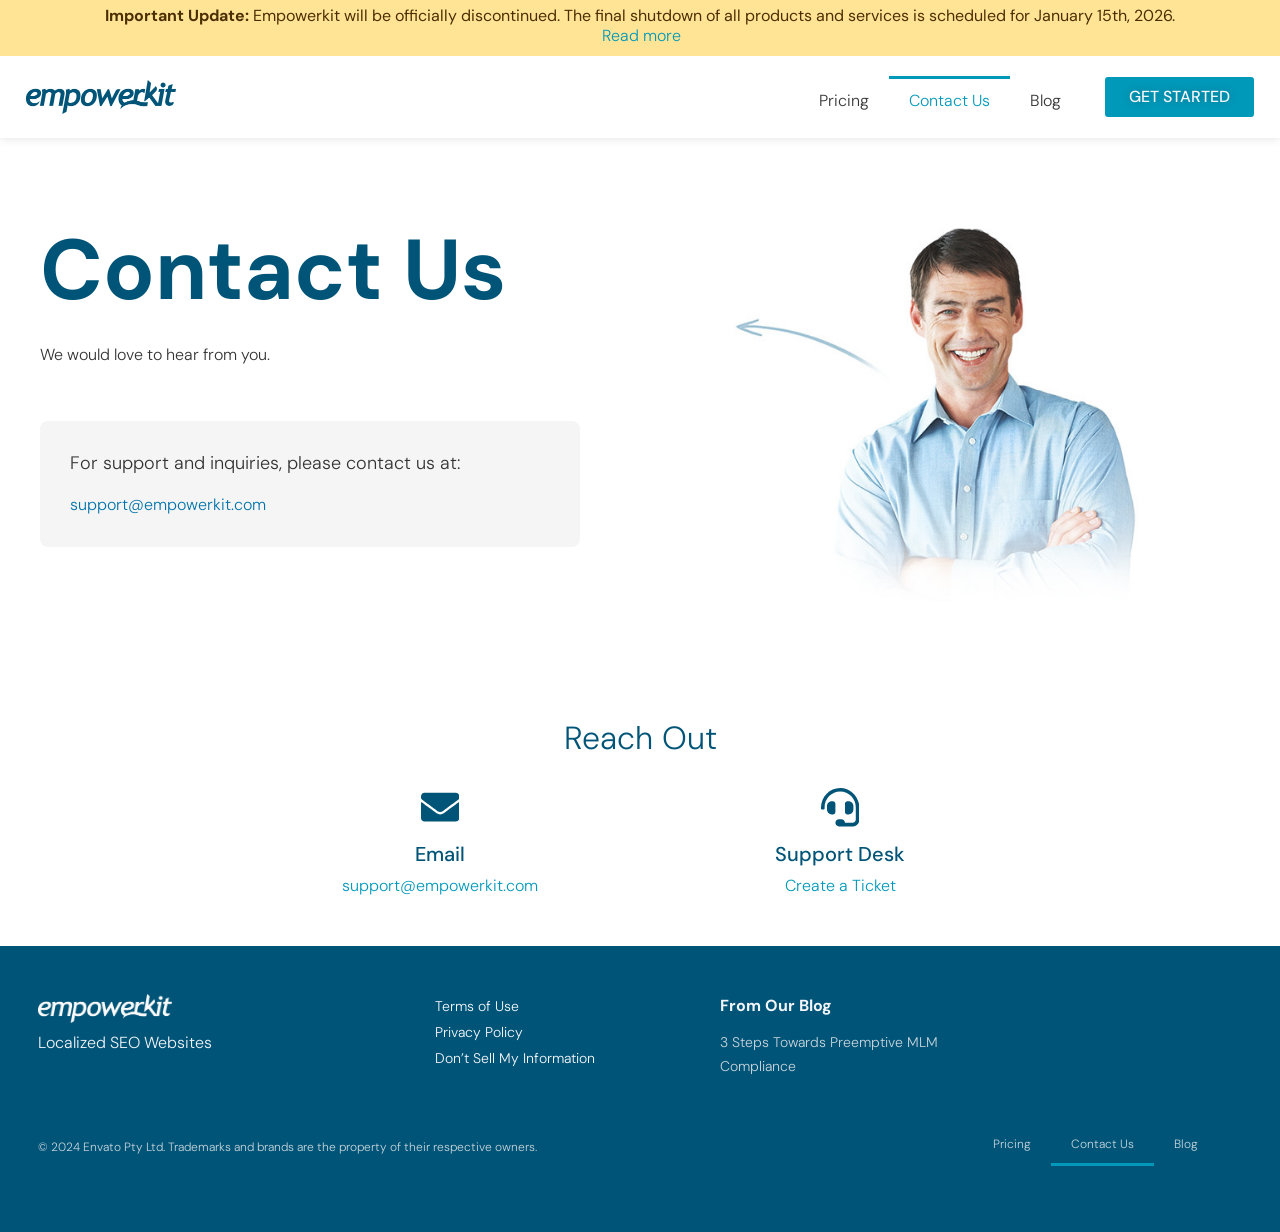
<file: contact-us/index.html>
<!doctype html>
<html lang="en-US">

<meta http-equiv="content-type" content="text/html;charset=UTF-8" /><head>
	<meta charset="UTF-8">
	<meta name="viewport" content="width=device-width, initial-scale=1">
	<link rel="profile" href="../xfn/11.html">
	<meta name='robots' content='index, follow, max-image-preview:large, max-snippet:-1, max-video-preview:-1' />
	<style>img:is([sizes="auto" i], [sizes^="auto," i]) { contain-intrinsic-size: 3000px 1500px }</style>
	
	

<link rel='dns-prefetch' href='../index-3.html' />
<style id='global-styles-inline-css'>
:root{--wp--preset--aspect-ratio--square: 1;--wp--preset--aspect-ratio--4-3: 4/3;--wp--preset--aspect-ratio--3-4: 3/4;--wp--preset--aspect-ratio--3-2: 3/2;--wp--preset--aspect-ratio--2-3: 2/3;--wp--preset--aspect-ratio--16-9: 16/9;--wp--preset--aspect-ratio--9-16: 9/16;--wp--preset--color--black: #000000;--wp--preset--color--cyan-bluish-gray: #abb8c3;--wp--preset--color--white: #ffffff;--wp--preset--color--pale-pink: #f78da7;--wp--preset--color--vivid-red: #cf2e2e;--wp--preset--color--luminous-vivid-orange: #ff6900;--wp--preset--color--luminous-vivid-amber: #fcb900;--wp--preset--color--light-green-cyan: #7bdcb5;--wp--preset--color--vivid-green-cyan: #00d084;--wp--preset--color--pale-cyan-blue: #8ed1fc;--wp--preset--color--vivid-cyan-blue: #0693e3;--wp--preset--color--vivid-purple: #9b51e0;--wp--preset--gradient--vivid-cyan-blue-to-vivid-purple: linear-gradient(135deg,rgba(6,147,227,1) 0%,rgb(155,81,224) 100%);--wp--preset--gradient--light-green-cyan-to-vivid-green-cyan: linear-gradient(135deg,rgb(122,220,180) 0%,rgb(0,208,130) 100%);--wp--preset--gradient--luminous-vivid-amber-to-luminous-vivid-orange: linear-gradient(135deg,rgba(252,185,0,1) 0%,rgba(255,105,0,1) 100%);--wp--preset--gradient--luminous-vivid-orange-to-vivid-red: linear-gradient(135deg,rgba(255,105,0,1) 0%,rgb(207,46,46) 100%);--wp--preset--gradient--very-light-gray-to-cyan-bluish-gray: linear-gradient(135deg,rgb(238,238,238) 0%,rgb(169,184,195) 100%);--wp--preset--gradient--cool-to-warm-spectrum: linear-gradient(135deg,rgb(74,234,220) 0%,rgb(151,120,209) 20%,rgb(207,42,186) 40%,rgb(238,44,130) 60%,rgb(251,105,98) 80%,rgb(254,248,76) 100%);--wp--preset--gradient--blush-light-purple: linear-gradient(135deg,rgb(255,206,236) 0%,rgb(152,150,240) 100%);--wp--preset--gradient--blush-bordeaux: linear-gradient(135deg,rgb(254,205,165) 0%,rgb(254,45,45) 50%,rgb(107,0,62) 100%);--wp--preset--gradient--luminous-dusk: linear-gradient(135deg,rgb(255,203,112) 0%,rgb(199,81,192) 50%,rgb(65,88,208) 100%);--wp--preset--gradient--pale-ocean: linear-gradient(135deg,rgb(255,245,203) 0%,rgb(182,227,212) 50%,rgb(51,167,181) 100%);--wp--preset--gradient--electric-grass: linear-gradient(135deg,rgb(202,248,128) 0%,rgb(113,206,126) 100%);--wp--preset--gradient--midnight: linear-gradient(135deg,rgb(2,3,129) 0%,rgb(40,116,252) 100%);--wp--preset--font-size--small: 13px;--wp--preset--font-size--medium: 20px;--wp--preset--font-size--large: 36px;--wp--preset--font-size--x-large: 42px;--wp--preset--spacing--20: 0.44rem;--wp--preset--spacing--30: 0.67rem;--wp--preset--spacing--40: 1rem;--wp--preset--spacing--50: 1.5rem;--wp--preset--spacing--60: 2.25rem;--wp--preset--spacing--70: 3.38rem;--wp--preset--spacing--80: 5.06rem;--wp--preset--shadow--natural: 6px 6px 9px rgba(0, 0, 0, 0.2);--wp--preset--shadow--deep: 12px 12px 50px rgba(0, 0, 0, 0.4);--wp--preset--shadow--sharp: 6px 6px 0px rgba(0, 0, 0, 0.2);--wp--preset--shadow--outlined: 6px 6px 0px -3px rgba(255, 255, 255, 1), 6px 6px rgba(0, 0, 0, 1);--wp--preset--shadow--crisp: 6px 6px 0px rgba(0, 0, 0, 1);}:root { --wp--style--global--content-size: 800px;--wp--style--global--wide-size: 1200px; }:where(body) { margin: 0; }.wp-site-blocks > .alignleft { float: left; margin-right: 2em; }.wp-site-blocks > .alignright { float: right; margin-left: 2em; }.wp-site-blocks > .aligncenter { justify-content: center; margin-left: auto; margin-right: auto; }:where(.wp-site-blocks) > * { margin-block-start: 24px; margin-block-end: 0; }:where(.wp-site-blocks) > :first-child { margin-block-start: 0; }:where(.wp-site-blocks) > :last-child { margin-block-end: 0; }:root { --wp--style--block-gap: 24px; }:root :where(.is-layout-flow) > :first-child{margin-block-start: 0;}:root :where(.is-layout-flow) > :last-child{margin-block-end: 0;}:root :where(.is-layout-flow) > *{margin-block-start: 24px;margin-block-end: 0;}:root :where(.is-layout-constrained) > :first-child{margin-block-start: 0;}:root :where(.is-layout-constrained) > :last-child{margin-block-end: 0;}:root :where(.is-layout-constrained) > *{margin-block-start: 24px;margin-block-end: 0;}:root :where(.is-layout-flex){gap: 24px;}:root :where(.is-layout-grid){gap: 24px;}.is-layout-flow > .alignleft{float: left;margin-inline-start: 0;margin-inline-end: 2em;}.is-layout-flow > .alignright{float: right;margin-inline-start: 2em;margin-inline-end: 0;}.is-layout-flow > .aligncenter{margin-left: auto !important;margin-right: auto !important;}.is-layout-constrained > .alignleft{float: left;margin-inline-start: 0;margin-inline-end: 2em;}.is-layout-constrained > .alignright{float: right;margin-inline-start: 2em;margin-inline-end: 0;}.is-layout-constrained > .aligncenter{margin-left: auto !important;margin-right: auto !important;}.is-layout-constrained > :where(:not(.alignleft):not(.alignright):not(.alignfull)){max-width: var(--wp--style--global--content-size);margin-left: auto !important;margin-right: auto !important;}.is-layout-constrained > .alignwide{max-width: var(--wp--style--global--wide-size);}body .is-layout-flex{display: flex;}.is-layout-flex{flex-wrap: wrap;align-items: center;}.is-layout-flex > :is(*, div){margin: 0;}body .is-layout-grid{display: grid;}.is-layout-grid > :is(*, div){margin: 0;}body{padding-top: 0px;padding-right: 0px;padding-bottom: 0px;padding-left: 0px;}a:where(:not(.wp-element-button)){text-decoration: underline;}:root :where(.wp-element-button, .wp-block-button__link){background-color: #32373c;border-width: 0;color: #fff;font-family: inherit;font-size: inherit;line-height: inherit;padding: calc(0.667em + 2px) calc(1.333em + 2px);text-decoration: none;}.has-black-color{color: var(--wp--preset--color--black) !important;}.has-cyan-bluish-gray-color{color: var(--wp--preset--color--cyan-bluish-gray) !important;}.has-white-color{color: var(--wp--preset--color--white) !important;}.has-pale-pink-color{color: var(--wp--preset--color--pale-pink) !important;}.has-vivid-red-color{color: var(--wp--preset--color--vivid-red) !important;}.has-luminous-vivid-orange-color{color: var(--wp--preset--color--luminous-vivid-orange) !important;}.has-luminous-vivid-amber-color{color: var(--wp--preset--color--luminous-vivid-amber) !important;}.has-light-green-cyan-color{color: var(--wp--preset--color--light-green-cyan) !important;}.has-vivid-green-cyan-color{color: var(--wp--preset--color--vivid-green-cyan) !important;}.has-pale-cyan-blue-color{color: var(--wp--preset--color--pale-cyan-blue) !important;}.has-vivid-cyan-blue-color{color: var(--wp--preset--color--vivid-cyan-blue) !important;}.has-vivid-purple-color{color: var(--wp--preset--color--vivid-purple) !important;}.has-black-background-color{background-color: var(--wp--preset--color--black) !important;}.has-cyan-bluish-gray-background-color{background-color: var(--wp--preset--color--cyan-bluish-gray) !important;}.has-white-background-color{background-color: var(--wp--preset--color--white) !important;}.has-pale-pink-background-color{background-color: var(--wp--preset--color--pale-pink) !important;}.has-vivid-red-background-color{background-color: var(--wp--preset--color--vivid-red) !important;}.has-luminous-vivid-orange-background-color{background-color: var(--wp--preset--color--luminous-vivid-orange) !important;}.has-luminous-vivid-amber-background-color{background-color: var(--wp--preset--color--luminous-vivid-amber) !important;}.has-light-green-cyan-background-color{background-color: var(--wp--preset--color--light-green-cyan) !important;}.has-vivid-green-cyan-background-color{background-color: var(--wp--preset--color--vivid-green-cyan) !important;}.has-pale-cyan-blue-background-color{background-color: var(--wp--preset--color--pale-cyan-blue) !important;}.has-vivid-cyan-blue-background-color{background-color: var(--wp--preset--color--vivid-cyan-blue) !important;}.has-vivid-purple-background-color{background-color: var(--wp--preset--color--vivid-purple) !important;}.has-black-border-color{border-color: var(--wp--preset--color--black) !important;}.has-cyan-bluish-gray-border-color{border-color: var(--wp--preset--color--cyan-bluish-gray) !important;}.has-white-border-color{border-color: var(--wp--preset--color--white) !important;}.has-pale-pink-border-color{border-color: var(--wp--preset--color--pale-pink) !important;}.has-vivid-red-border-color{border-color: var(--wp--preset--color--vivid-red) !important;}.has-luminous-vivid-orange-border-color{border-color: var(--wp--preset--color--luminous-vivid-orange) !important;}.has-luminous-vivid-amber-border-color{border-color: var(--wp--preset--color--luminous-vivid-amber) !important;}.has-light-green-cyan-border-color{border-color: var(--wp--preset--color--light-green-cyan) !important;}.has-vivid-green-cyan-border-color{border-color: var(--wp--preset--color--vivid-green-cyan) !important;}.has-pale-cyan-blue-border-color{border-color: var(--wp--preset--color--pale-cyan-blue) !important;}.has-vivid-cyan-blue-border-color{border-color: var(--wp--preset--color--vivid-cyan-blue) !important;}.has-vivid-purple-border-color{border-color: var(--wp--preset--color--vivid-purple) !important;}.has-vivid-cyan-blue-to-vivid-purple-gradient-background{background: var(--wp--preset--gradient--vivid-cyan-blue-to-vivid-purple) !important;}.has-light-green-cyan-to-vivid-green-cyan-gradient-background{background: var(--wp--preset--gradient--light-green-cyan-to-vivid-green-cyan) !important;}.has-luminous-vivid-amber-to-luminous-vivid-orange-gradient-background{background: var(--wp--preset--gradient--luminous-vivid-amber-to-luminous-vivid-orange) !important;}.has-luminous-vivid-orange-to-vivid-red-gradient-background{background: var(--wp--preset--gradient--luminous-vivid-orange-to-vivid-red) !important;}.has-very-light-gray-to-cyan-bluish-gray-gradient-background{background: var(--wp--preset--gradient--very-light-gray-to-cyan-bluish-gray) !important;}.has-cool-to-warm-spectrum-gradient-background{background: var(--wp--preset--gradient--cool-to-warm-spectrum) !important;}.has-blush-light-purple-gradient-background{background: var(--wp--preset--gradient--blush-light-purple) !important;}.has-blush-bordeaux-gradient-background{background: var(--wp--preset--gradient--blush-bordeaux) !important;}.has-luminous-dusk-gradient-background{background: var(--wp--preset--gradient--luminous-dusk) !important;}.has-pale-ocean-gradient-background{background: var(--wp--preset--gradient--pale-ocean) !important;}.has-electric-grass-gradient-background{background: var(--wp--preset--gradient--electric-grass) !important;}.has-midnight-gradient-background{background: var(--wp--preset--gradient--midnight) !important;}.has-small-font-size{font-size: var(--wp--preset--font-size--small) !important;}.has-medium-font-size{font-size: var(--wp--preset--font-size--medium) !important;}.has-large-font-size{font-size: var(--wp--preset--font-size--large) !important;}.has-x-large-font-size{font-size: var(--wp--preset--font-size--x-large) !important;}
:root :where(.wp-block-pullquote){font-size: 1.5em;line-height: 1.6;}
</style>
<link rel='stylesheet' id='breezi-css' href='../wp-content/plugins/breezi/public/css/breezi-public8a54.css' media='all' />
<link rel='stylesheet' id='hello-elementor-css' href='../wp-content/themes/hello-elementor/assets/css/resetedb1.css' media='all' />
<link rel='stylesheet' id='hello-elementor-theme-style-css' href='../wp-content/themes/hello-elementor/assets/css/themeedb1.css' media='all' />
<link rel='stylesheet' id='hello-elementor-header-footer-css' href='../wp-content/themes/hello-elementor/assets/css/header-footeredb1.css' media='all' />
<link rel='stylesheet' id='elementor-frontend-css' href='../wp-content/plugins/elementor/assets/css/frontend.min94b7.css' media='all' />
<link rel='stylesheet' id='elementor-post-1123-css' href='../wp-content/uploads/elementor/css/post-1123b8ff.css' media='all' />
<link rel='stylesheet' id='e-sticky-css' href='../wp-content/plugins/elementor-pro/assets/css/modules/sticky.min242d.css' media='all' />
<link rel='stylesheet' id='e-animation-fadeIn-css' href='../wp-content/plugins/elementor/assets/lib/animations/styles/fadeIn.min94b7.css' media='all' />
<link rel='stylesheet' id='widget-image-css' href='../wp-content/plugins/elementor/assets/css/widget-image.min94b7.css' media='all' />
<link rel='stylesheet' id='widget-nav-menu-css' href='../wp-content/plugins/elementor-pro/assets/css/widget-nav-menu.min242d.css' media='all' />
<link rel='stylesheet' id='e-animation-grow-css' href='../wp-content/plugins/elementor/assets/lib/animations/styles/e-animation-grow.min94b7.css' media='all' />
<link rel='stylesheet' id='widget-heading-css' href='../wp-content/plugins/elementor/assets/css/widget-heading.min94b7.css' media='all' />
<link rel='stylesheet' id='widget-social-icons-css' href='../wp-content/plugins/elementor/assets/css/widget-social-icons.min94b7.css' media='all' />
<link rel='stylesheet' id='e-apple-webkit-css' href='../wp-content/plugins/elementor/assets/css/conditionals/apple-webkit.min94b7.css' media='all' />
<link rel='stylesheet' id='widget-posts-css' href='../wp-content/plugins/elementor-pro/assets/css/widget-posts.min242d.css' media='all' />
<link rel='stylesheet' id='elementor-post-1266-css' href='../wp-content/uploads/elementor/css/post-12668c09.css' media='all' />
<link rel='stylesheet' id='elementor-post-1188-css' href='../wp-content/uploads/elementor/css/post-118814c6.css' media='all' />
<link rel='stylesheet' id='elementor-post-1190-css' href='../wp-content/uploads/elementor/css/post-119014c6.css' media='all' />
<link rel='stylesheet' id='elementor-post-1193-css' href='../wp-content/uploads/elementor/css/post-119314c6.css' media='all' />
<link rel='stylesheet' id='elementor-gf-local-dmsans-css' href='../wp-content/uploads/elementor/google-fonts/css/dmsans4153.css' media='all' />
<script src="../wp-includes/js/jquery/jquery.minf43b.js" id="jquery-core-js"></script>
<script src="../wp-includes/js/jquery/jquery-migrate.min5589.js" id="jquery-migrate-js"></script>
<script src="../wp-content/plugins/breezi/public/js/breezi-public8a54.js" id="breezi-js"></script>
			<style>
				.e-con.e-parent:nth-of-type(n+4):not(.e-lazyloaded):not(.e-no-lazyload),
				.e-con.e-parent:nth-of-type(n+4):not(.e-lazyloaded):not(.e-no-lazyload) * {
					background-image: none !important;
				}
				@media screen and (max-height: 1024px) {
					.e-con.e-parent:nth-of-type(n+3):not(.e-lazyloaded):not(.e-no-lazyload),
					.e-con.e-parent:nth-of-type(n+3):not(.e-lazyloaded):not(.e-no-lazyload) * {
						background-image: none !important;
					}
				}
				@media screen and (max-height: 640px) {
					.e-con.e-parent:nth-of-type(n+2):not(.e-lazyloaded):not(.e-no-lazyload),
					.e-con.e-parent:nth-of-type(n+2):not(.e-lazyloaded):not(.e-no-lazyload) * {
						background-image: none !important;
					}
				}
			</style>
			<link rel="icon" href="../wp-content/uploads/2025/08/cropped-asd-32x32.png" sizes="32x32" />
<link rel="icon" href="../wp-content/uploads/2025/08/cropped-asd-192x192.png" sizes="192x192" />
<link rel="apple-touch-icon" href="../wp-content/uploads/2025/08/cropped-asd-180x180.png" />
<meta name="msapplication-TileImage" content="/wp-content/uploads/2025/08/cropped-asd-270x270.png" />
</head>
<body class="wp-singular page-template-default page page-id-1266 wp-custom-logo wp-embed-responsive wp-theme-hello-elementor hello-elementor-default elementor-default elementor-kit-1123 elementor-page elementor-page-1266 elementor-page-1193">


<a class="skip-link screen-reader-text" href="#content">Skip to content</a>

		<header data-elementor-type="header" data-elementor-id="1188" class="elementor elementor-1188 elementor-location-header" data-elementor-post-type="elementor_library">
			<div class="elementor-element elementor-element-714b36e e-flex e-con-boxed elementor-invisible e-con e-parent" data-id="714b36e" data-element_type="container" data-settings="{&quot;background_background&quot;:&quot;classic&quot;,&quot;sticky&quot;:&quot;top&quot;,&quot;animation&quot;:&quot;fadeIn&quot;,&quot;sticky_on&quot;:[&quot;desktop&quot;,&quot;tablet&quot;,&quot;mobile&quot;],&quot;sticky_offset&quot;:0,&quot;sticky_effects_offset&quot;:0,&quot;sticky_anchor_link_offset&quot;:0}">
					<div class="e-con-inner">
				<div class="elementor-element elementor-element-ef3f4f1 elementor-widget__width-initial elementor-widget elementor-widget-text-editor" data-id="ef3f4f1" data-element_type="widget" data-widget_type="text-editor.default">
				<div class="elementor-widget-container">
									<p><strong>Important Update:</strong> Empowerkit will be officially discontinued. The final shutdown of all products and services is scheduled for January 15th, 2026.  <a href="../announcement/index.html">Read more</a></p>								</div>
				</div>
					</div>
				</div>
		<div class="elementor-element elementor-element-242aa225 e-flex e-con-boxed elementor-invisible e-con e-parent" data-id="242aa225" data-element_type="container" data-settings="{&quot;sticky&quot;:&quot;top&quot;,&quot;animation&quot;:&quot;fadeIn&quot;,&quot;background_background&quot;:&quot;classic&quot;,&quot;sticky_offset&quot;:40,&quot;sticky_on&quot;:[&quot;desktop&quot;,&quot;tablet&quot;,&quot;mobile&quot;],&quot;sticky_effects_offset&quot;:0,&quot;sticky_anchor_link_offset&quot;:0}">
					<div class="e-con-inner">
		<div class="elementor-element elementor-element-1a4d49f9 e-con-full e-flex e-con e-child" data-id="1a4d49f9" data-element_type="container">
				<div class="elementor-element elementor-element-58928f9 elementor-widget elementor-widget-theme-site-logo elementor-widget-image" data-id="58928f9" data-element_type="widget" data-widget_type="theme-site-logo.default">
				<div class="elementor-widget-container">
											<a href="../index.html">
			<img width="300" height="67" src="../images/Asset-73-300x67.png" class="attachment-medium size-medium wp-image-1129" alt="Empowerkit Logo" />				</a>
											</div>
				</div>
				</div>
		<div class="elementor-element elementor-element-8db1f19 e-con-full e-flex e-con e-child" data-id="8db1f19" data-element_type="container">
				<div class="elementor-element elementor-element-4ac33286 elementor-widget-mobile__width-initial elementor-nav-menu--stretch elementor-nav-menu__align-end elementor-nav-menu--dropdown-tablet elementor-nav-menu__text-align-aside elementor-nav-menu--toggle elementor-nav-menu--burger elementor-widget elementor-widget-nav-menu" data-id="4ac33286" data-element_type="widget" data-settings="{&quot;submenu_icon&quot;:{&quot;value&quot;:&quot;&lt;i class=\&quot;\&quot;&gt;&lt;\/i&gt;&quot;,&quot;library&quot;:&quot;&quot;},&quot;full_width&quot;:&quot;stretch&quot;,&quot;layout&quot;:&quot;horizontal&quot;,&quot;toggle&quot;:&quot;burger&quot;}" data-widget_type="nav-menu.default">
				<div class="elementor-widget-container">
								<nav aria-label="Main Navigation" class="elementor-nav-menu--main elementor-nav-menu__container elementor-nav-menu--layout-horizontal e--pointer-overline e--animation-fade">
				<ul id="menu-1-4ac33286" class="elementor-nav-menu"><li class="menu-item menu-item-type-post_type menu-item-object-page menu-item-1275"><a href="../packages/index.html" class="elementor-item">Pricing</a></li>
<li class="menu-item menu-item-type-post_type menu-item-object-page current-menu-item page_item page-item-1266 current_page_item menu-item-1273"><a href="#" aria-current="page" class="elementor-item elementor-item-active">Contact Us</a></li>
<li class="menu-item menu-item-type-taxonomy menu-item-object-category menu-item-1274"><a href="../category/blog/index.html" class="elementor-item">Blog</a></li>
</ul>			</nav>
					<div class="elementor-menu-toggle" role="button" tabindex="0" aria-label="Menu Toggle" aria-expanded="false">
			<svg aria-hidden="true" role="presentation" class="elementor-menu-toggle__icon--open e-font-icon-svg e-eicon-menu-bar" viewBox="0 0 1000 1000" xmlns="http://www.w3.org/2000/svg"><path d="M104 333H896C929 333 958 304 958 271S929 208 896 208H104C71 208 42 237 42 271S71 333 104 333ZM104 583H896C929 583 958 554 958 521S929 458 896 458H104C71 458 42 487 42 521S71 583 104 583ZM104 833H896C929 833 958 804 958 771S929 708 896 708H104C71 708 42 737 42 771S71 833 104 833Z"></path></svg><svg aria-hidden="true" role="presentation" class="elementor-menu-toggle__icon--close e-font-icon-svg e-eicon-close" viewBox="0 0 1000 1000" xmlns="http://www.w3.org/2000/svg"><path d="M742 167L500 408 258 167C246 154 233 150 217 150 196 150 179 158 167 167 154 179 150 196 150 212 150 229 154 242 171 254L408 500 167 742C138 771 138 800 167 829 196 858 225 858 254 829L496 587 738 829C750 842 767 846 783 846 800 846 817 842 829 829 842 817 846 804 846 783 846 767 842 750 829 737L588 500 833 258C863 229 863 200 833 171 804 137 775 137 742 167Z"></path></svg>		</div>
					<nav class="elementor-nav-menu--dropdown elementor-nav-menu__container" aria-hidden="true">
				<ul id="menu-2-4ac33286" class="elementor-nav-menu"><li class="menu-item menu-item-type-post_type menu-item-object-page menu-item-1275"><a href="../packages/index.html" class="elementor-item" tabindex="-1">Pricing</a></li>
<li class="menu-item menu-item-type-post_type menu-item-object-page current-menu-item page_item page-item-1266 current_page_item menu-item-1273"><a href="#" aria-current="page" class="elementor-item elementor-item-active" tabindex="-1">Contact Us</a></li>
<li class="menu-item menu-item-type-taxonomy menu-item-object-category menu-item-1274"><a href="../category/blog/index.html" class="elementor-item" tabindex="-1">Blog</a></li>
</ul>			</nav>
						</div>
				</div>
				<div class="elementor-element elementor-element-2d3fae91 elementor-align-right elementor-hidden-tablet elementor-hidden-mobile elementor-widget elementor-widget-button" data-id="2d3fae91" data-element_type="widget" data-widget_type="button.default">
				<div class="elementor-widget-container">
									<div class="elementor-button-wrapper">
					<a class="elementor-button elementor-button-link elementor-size-sm elementor-animation-grow" href="../contact-us/index.html">
						<span class="elementor-button-content-wrapper">
									<span class="elementor-button-text">GET STARTED</span>
					</span>
					</a>
				</div>
								</div>
				</div>
				</div>
					</div>
				</div>
				</header>
				<div data-elementor-type="single-page" data-elementor-id="1193" class="elementor elementor-1193 elementor-location-single post-1266 page type-page status-publish hentry" data-elementor-post-type="elementor_library">
			<div class="elementor-element elementor-element-1082d543 e-con-full e-flex e-con e-parent" data-id="1082d543" data-element_type="container">
				<div class="elementor-element elementor-element-41532c1 elementor-widget elementor-widget-theme-post-content" data-id="41532c1" data-element_type="widget" data-widget_type="theme-post-content.default">
				<div class="elementor-widget-container">
							<div data-elementor-type="wp-page" data-elementor-id="1266" class="elementor elementor-1266" data-elementor-post-type="page">
				<div class="elementor-element elementor-element-21038908 e-flex e-con-boxed e-con e-parent" data-id="21038908" data-element_type="container">
					<div class="e-con-inner">
		<div class="elementor-element elementor-element-a2e97c e-con-full e-flex e-con e-child" data-id="a2e97c" data-element_type="container">
				<div class="elementor-element elementor-element-7b5007dd elementor-invisible elementor-widget elementor-widget-heading" data-id="7b5007dd" data-element_type="widget" data-settings="{&quot;_animation&quot;:&quot;fadeIn&quot;}" data-widget_type="heading.default">
				<div class="elementor-widget-container">
					<h1 class="elementor-heading-title elementor-size-default">Contact Us</h1>				</div>
				</div>
				<div class="elementor-element elementor-element-529517ff elementor-widget elementor-widget-text-editor" data-id="529517ff" data-element_type="widget" data-widget_type="text-editor.default">
				<div class="elementor-widget-container">
									<p>We would love to hear from you. </p>								</div>
				</div>
				<div class="elementor-element elementor-element-67ec07be elementor-button-align-end elementor-widget elementor-widget-form" data-id="67ec07be" data-element_type="widget" data-settings="{&quot;step_next_label&quot;:&quot;Next&quot;,&quot;step_previous_label&quot;:&quot;Previous&quot;,&quot;button_width&quot;:&quot;100&quot;,&quot;step_type&quot;:&quot;number_text&quot;,&quot;step_icon_shape&quot;:&quot;circle&quot;}" data-widget_type="form.default">
				<div class="elementor-widget-container">
							<div class="elementor-contact-info" style="padding: 30px; background: #f5f5f5; border-radius: 8px;">
			<p style="font-size: 18px; margin-bottom: 15px; color: #333;">For support and inquiries, please contact us at:</p>
			<p style="font-size: 24px; font-weight: 600; color: #0073aa; margin: 0;">
				<a href="mailto:support@empowerkit.com" style="text-decoration: none; color: #0073aa;">support@empowerkit.com</a>
			</p>
		</div>
						</div>
				</div>
				</div>
		<div class="elementor-element elementor-element-2a2d448e e-con-full e-flex e-con e-child" data-id="2a2d448e" data-element_type="container" data-settings="{&quot;background_background&quot;:&quot;classic&quot;}">
				</div>
					</div>
				</div>
		<div class="elementor-element elementor-element-2e1541ec e-flex e-con-boxed e-con e-parent" data-id="2e1541ec" data-element_type="container">
					<div class="e-con-inner">
				<div class="elementor-element elementor-element-615ba38c elementor-widget elementor-widget-heading" data-id="615ba38c" data-element_type="widget" data-widget_type="heading.default">
				<div class="elementor-widget-container">
					<h2 class="elementor-heading-title elementor-size-default">Reach Out</h2>				</div>
				</div>
					</div>
				</div>
		<div class="elementor-element elementor-element-7dfd5c2a e-grid e-con-boxed e-con e-parent" data-id="7dfd5c2a" data-element_type="container">
					<div class="e-con-inner">
		<div class="elementor-element elementor-element-1ae68417 e-flex e-con-boxed e-con e-child" data-id="1ae68417" data-element_type="container">
					<div class="e-con-inner">
				<div class="elementor-element elementor-element-2a9622ad elementor-view-default elementor-widget elementor-widget-icon" data-id="2a9622ad" data-element_type="widget" data-widget_type="icon.default">
				<div class="elementor-widget-container">
							<div class="elementor-icon-wrapper">
			<div class="elementor-icon">
			<svg aria-hidden="true" class="e-font-icon-svg e-fas-envelope" viewBox="0 0 512 512" xmlns="http://www.w3.org/2000/svg"><path d="M502.3 190.8c3.9-3.1 9.7-.2 9.7 4.7V400c0 26.5-21.5 48-48 48H48c-26.5 0-48-21.5-48-48V195.6c0-5 5.7-7.8 9.7-4.7 22.4 17.4 52.1 39.5 154.1 113.6 21.1 15.4 56.7 47.8 92.2 47.6 35.7.3 72-32.8 92.3-47.6 102-74.1 131.6-96.3 154-113.7zM256 320c23.2.4 56.6-29.2 73.4-41.4 132.7-96.3 142.8-104.7 173.4-128.7 5.8-4.5 9.2-11.5 9.2-18.9v-19c0-26.5-21.5-48-48-48H48C21.5 64 0 85.5 0 112v19c0 7.4 3.4 14.3 9.2 18.9 30.6 23.9 40.7 32.4 173.4 128.7 16.8 12.2 50.2 41.8 73.4 41.4z"></path></svg>			</div>
		</div>
						</div>
				</div>
				<div class="elementor-element elementor-element-55c6ec6a elementor-widget elementor-widget-heading" data-id="55c6ec6a" data-element_type="widget" data-widget_type="heading.default">
				<div class="elementor-widget-container">
					<h4 class="elementor-heading-title elementor-size-default">Email</h4>				</div>
				</div>
				<div class="elementor-element elementor-element-52153bbb elementor-widget elementor-widget-text-editor" data-id="52153bbb" data-element_type="widget" data-widget_type="text-editor.default">
				<div class="elementor-widget-container">
									<p><a href="mailto:support@empowerkit.com">support@empowerkit.com</a></p>								</div>
				</div>
					</div>
				</div>
		<div class="elementor-element elementor-element-d028d3e e-flex e-con-boxed e-con e-child" data-id="d028d3e" data-element_type="container">
					<div class="e-con-inner">
				<div class="elementor-element elementor-element-31743a13 elementor-view-default elementor-widget elementor-widget-icon" data-id="31743a13" data-element_type="widget" data-widget_type="icon.default">
				<div class="elementor-widget-container">
							<div class="elementor-icon-wrapper">
			<div class="elementor-icon">
			<svg aria-hidden="true" class="e-font-icon-svg e-fas-headset" viewBox="0 0 512 512" xmlns="http://www.w3.org/2000/svg"><path d="M192 208c0-17.67-14.33-32-32-32h-16c-35.35 0-64 28.65-64 64v48c0 35.35 28.65 64 64 64h16c17.67 0 32-14.33 32-32V208zm176 144c35.35 0 64-28.65 64-64v-48c0-35.35-28.65-64-64-64h-16c-17.67 0-32 14.33-32 32v112c0 17.67 14.33 32 32 32h16zM256 0C113.18 0 4.58 118.83 0 256v16c0 8.84 7.16 16 16 16h16c8.84 0 16-7.16 16-16v-16c0-114.69 93.31-208 208-208s208 93.31 208 208h-.12c.08 2.43.12 165.72.12 165.72 0 23.35-18.93 42.28-42.28 42.28H320c0-26.51-21.49-48-48-48h-32c-26.51 0-48 21.49-48 48s21.49 48 48 48h181.72c49.86 0 90.28-40.42 90.28-90.28V256C507.42 118.83 398.82 0 256 0z"></path></svg>			</div>
		</div>
						</div>
				</div>
				<div class="elementor-element elementor-element-6df2ed62 elementor-widget elementor-widget-heading" data-id="6df2ed62" data-element_type="widget" data-widget_type="heading.default">
				<div class="elementor-widget-container">
					<h4 class="elementor-heading-title elementor-size-default">Support Desk</h4>				</div>
				</div>
				<div class="elementor-element elementor-element-67636c5a elementor-widget elementor-widget-text-editor" data-id="67636c5a" data-element_type="widget" data-widget_type="text-editor.default">
				<div class="elementor-widget-container">
									<p><a href="mailto:support@empowerkit.com" target="_blank" rel="noopener">Create a Ticket</a></p>
																</div>
				</div>
					</div>
				</div>
					</div>
				</div>
				</div>
						</div>
				</div>
				</div>
				</div>
				<footer data-elementor-type="footer" data-elementor-id="1190" class="elementor elementor-1190 elementor-location-footer" data-elementor-post-type="elementor_library">
			<div class="elementor-element elementor-element-ebc881f e-flex e-con-boxed e-con e-parent" data-id="ebc881f" data-element_type="container" data-settings="{&quot;background_background&quot;:&quot;classic&quot;}">
					<div class="e-con-inner">
		<div class="elementor-element elementor-element-432dfe6e e-con-full e-flex e-con e-child" data-id="432dfe6e" data-element_type="container">
				<div class="elementor-element elementor-element-460d75ec elementor-widget elementor-widget-image" data-id="460d75ec" data-element_type="widget" data-widget_type="image.default">
				<div class="elementor-widget-container">
															<img width="300" height="65" src="../images/EKWhite-300x65.png" class="attachment-medium size-medium wp-image-1191" alt="Empowerkit Logo" />															</div>
				</div>
				<div class="elementor-element elementor-element-20f9a113 elementor-widget elementor-widget-heading" data-id="20f9a113" data-element_type="widget" data-widget_type="heading.default">
				<div class="elementor-widget-container">
					<h4 class="elementor-heading-title elementor-size-default">Localized SEO Websites</h4>				</div>
				</div>
				<div class="elementor-element elementor-element-2524ed0a elementor-shape-circle e-grid-align-left elementor-hidden-desktop elementor-hidden-tablet elementor-hidden-mobile elementor-grid-0 elementor-widget elementor-widget-social-icons" data-id="2524ed0a" data-element_type="widget" data-widget_type="social-icons.default">
				<div class="elementor-widget-container">
							<div class="elementor-social-icons-wrapper elementor-grid" role="list">
							<span class="elementor-grid-item" role="listitem">
					<a class="elementor-icon elementor-social-icon elementor-social-icon-facebook elementor-repeater-item-0943386" target="_blank">
						<span class="elementor-screen-only">Facebook</span>
						<svg class="e-font-icon-svg e-fab-facebook" viewBox="0 0 512 512" xmlns="http://www.w3.org/2000/svg"><path d="M504 256C504 119 393 8 256 8S8 119 8 256c0 123.78 90.69 226.38 209.25 245V327.69h-63V256h63v-54.64c0-62.15 37-96.48 93.67-96.48 27.14 0 55.52 4.84 55.52 4.84v61h-31.28c-30.8 0-40.41 19.12-40.41 38.73V256h68.78l-11 71.69h-57.78V501C413.31 482.38 504 379.78 504 256z"></path></svg>					</a>
				</span>
							<span class="elementor-grid-item" role="listitem">
					<a class="elementor-icon elementor-social-icon elementor-social-icon-twitter elementor-repeater-item-c8b3eef" target="_blank">
						<span class="elementor-screen-only">Twitter</span>
						<svg class="e-font-icon-svg e-fab-twitter" viewBox="0 0 512 512" xmlns="http://www.w3.org/2000/svg"><path d="M459.37 151.716c.325 4.548.325 9.097.325 13.645 0 138.72-105.583 298.558-298.558 298.558-59.452 0-114.68-17.219-161.137-47.106 8.447.974 16.568 1.299 25.34 1.299 49.055 0 94.213-16.568 130.274-44.832-46.132-.975-84.792-31.188-98.112-72.772 6.498.974 12.995 1.624 19.818 1.624 9.421 0 18.843-1.3 27.614-3.573-48.081-9.747-84.143-51.98-84.143-102.985v-1.299c13.969 7.797 30.214 12.67 47.431 13.319-28.264-18.843-46.781-51.005-46.781-87.391 0-19.492 5.197-37.36 14.294-52.954 51.655 63.675 129.3 105.258 216.365 109.807-1.624-7.797-2.599-15.918-2.599-24.04 0-57.828 46.782-104.934 104.934-104.934 30.213 0 57.502 12.67 76.67 33.137 23.715-4.548 46.456-13.32 66.599-25.34-7.798 24.366-24.366 44.833-46.132 57.827 21.117-2.273 41.584-8.122 60.426-16.243-14.292 20.791-32.161 39.308-52.628 54.253z"></path></svg>					</a>
				</span>
							<span class="elementor-grid-item" role="listitem">
					<a class="elementor-icon elementor-social-icon elementor-social-icon-youtube elementor-repeater-item-9ab322b" target="_blank">
						<span class="elementor-screen-only">Youtube</span>
						<svg class="e-font-icon-svg e-fab-youtube" viewBox="0 0 576 512" xmlns="http://www.w3.org/2000/svg"><path d="M549.655 124.083c-6.281-23.65-24.787-42.276-48.284-48.597C458.781 64 288 64 288 64S117.22 64 74.629 75.486c-23.497 6.322-42.003 24.947-48.284 48.597-11.412 42.867-11.412 132.305-11.412 132.305s0 89.438 11.412 132.305c6.281 23.65 24.787 41.5 48.284 47.821C117.22 448 288 448 288 448s170.78 0 213.371-11.486c23.497-6.321 42.003-24.171 48.284-47.821 11.412-42.867 11.412-132.305 11.412-132.305s0-89.438-11.412-132.305zm-317.51 213.508V175.185l142.739 81.205-142.739 81.201z"></path></svg>					</a>
				</span>
					</div>
						</div>
				</div>
				</div>
		<div class="elementor-element elementor-element-18f15982 e-con-full e-flex e-con e-child" data-id="18f15982" data-element_type="container">
		<div class="elementor-element elementor-element-7e84f5fc e-con-full e-flex e-con e-child" data-id="7e84f5fc" data-element_type="container">
				<div class="elementor-element elementor-element-5ece2d8c elementor-nav-menu__align-start elementor-nav-menu--dropdown-tablet elementor-nav-menu__text-align-aside elementor-widget elementor-widget-nav-menu" data-id="5ece2d8c" data-element_type="widget" data-settings="{&quot;layout&quot;:&quot;vertical&quot;,&quot;submenu_icon&quot;:{&quot;value&quot;:&quot;&lt;i class=\&quot;\&quot;&gt;&lt;\/i&gt;&quot;,&quot;library&quot;:&quot;&quot;}}" data-widget_type="nav-menu.default">
				<div class="elementor-widget-container">
								<nav aria-label="Menu" class="elementor-nav-menu--main elementor-nav-menu__container elementor-nav-menu--layout-vertical e--pointer-text e--animation-none">
				<ul id="menu-1-5ece2d8c" class="elementor-nav-menu sm-vertical"><li class="menu-item menu-item-type-post_type menu-item-object-page menu-item-1278"><a href="../empowerkit-site-owner-terms-of-use/index.html" class="elementor-item">Terms of Use</a></li>
<li class="menu-item menu-item-type-custom menu-item-object-custom menu-item-1277"><a href="https://www.envato.com/privacy/" class="elementor-item">Privacy Policy</a></li>
<li class="menu-item menu-item-type-custom menu-item-object-custom menu-item-1276"><a href="https://www.envato.com/privacy/#my-personal-information" class="elementor-item elementor-item-anchor">Don&#8217;t Sell My Information</a></li>
</ul>			</nav>
						<nav class="elementor-nav-menu--dropdown elementor-nav-menu__container" aria-hidden="true">
				<ul id="menu-2-5ece2d8c" class="elementor-nav-menu sm-vertical"><li class="menu-item menu-item-type-post_type menu-item-object-page menu-item-1278"><a href="../empowerkit-site-owner-terms-of-use/index.html" class="elementor-item" tabindex="-1">Terms of Use</a></li>
<li class="menu-item menu-item-type-custom menu-item-object-custom menu-item-1277"><a href="https://www.envato.com/privacy/" class="elementor-item" tabindex="-1">Privacy Policy</a></li>
<li class="menu-item menu-item-type-custom menu-item-object-custom menu-item-1276"><a href="https://www.envato.com/privacy/#my-personal-information" class="elementor-item elementor-item-anchor" tabindex="-1">Don&#8217;t Sell My Information</a></li>
</ul>			</nav>
						</div>
				</div>
				</div>
		<div class="elementor-element elementor-element-400049fb e-con-full e-flex e-con e-child" data-id="400049fb" data-element_type="container">
				<div class="elementor-element elementor-element-7e6c51c9 elementor-widget elementor-widget-heading" data-id="7e6c51c9" data-element_type="widget" data-widget_type="heading.default">
				<div class="elementor-widget-container">
					<span class="elementor-heading-title elementor-size-default">From Our Blog</span>				</div>
				</div>
				<div class="elementor-element elementor-element-5836dc71 elementor-grid-1 elementor-posts--thumbnail-none elementor-grid-tablet-2 elementor-grid-mobile-1 elementor-widget elementor-widget-posts" data-id="5836dc71" data-element_type="widget" id="blog-link" data-settings="{&quot;classic_columns&quot;:&quot;1&quot;,&quot;classic_columns_tablet&quot;:&quot;2&quot;,&quot;classic_columns_mobile&quot;:&quot;1&quot;,&quot;classic_row_gap&quot;:{&quot;unit&quot;:&quot;px&quot;,&quot;size&quot;:35,&quot;sizes&quot;:[]},&quot;classic_row_gap_tablet&quot;:{&quot;unit&quot;:&quot;px&quot;,&quot;size&quot;:&quot;&quot;,&quot;sizes&quot;:[]},&quot;classic_row_gap_mobile&quot;:{&quot;unit&quot;:&quot;px&quot;,&quot;size&quot;:&quot;&quot;,&quot;sizes&quot;:[]}}" data-widget_type="posts.classic">
				<div class="elementor-widget-container">
							<div class="elementor-posts-container elementor-posts elementor-posts--skin-classic elementor-grid" role="list">
				<article class="elementor-post elementor-grid-item post-1197 post type-post status-publish format-standard has-post-thumbnail hentry category-blog" role="listitem">
				<div class="elementor-post__text">
				<span class="elementor-post__title">
			<a href="../2025/08/18/3-steps-towards-preemptive-mlm-compliance/index.html" >
				3 Steps Towards Preemptive MLM Compliance			</a>
		</span>
				</div>
				</article>
				</div>
		
						</div>
				</div>
				</div>
		<div class="elementor-element elementor-element-6b0bb916 e-con-full elementor-hidden-desktop elementor-hidden-tablet elementor-hidden-mobile e-flex e-con e-child" data-id="6b0bb916" data-element_type="container">
				<div class="elementor-element elementor-element-39767c8a elementor-widget elementor-widget-heading" data-id="39767c8a" data-element_type="widget" data-widget_type="heading.default">
				<div class="elementor-widget-container">
					<span class="elementor-heading-title elementor-size-default">Links</span>				</div>
				</div>
				<div class="elementor-element elementor-element-2256f338 elementor-nav-menu__align-start elementor-nav-menu--dropdown-tablet elementor-nav-menu__text-align-aside elementor-widget elementor-widget-nav-menu" data-id="2256f338" data-element_type="widget" data-settings="{&quot;layout&quot;:&quot;vertical&quot;,&quot;submenu_icon&quot;:{&quot;value&quot;:&quot;&lt;i class=\&quot;\&quot;&gt;&lt;\/i&gt;&quot;,&quot;library&quot;:&quot;&quot;}}" data-widget_type="nav-menu.default">
				<div class="elementor-widget-container">
								<nav aria-label="Menu" class="elementor-nav-menu--main elementor-nav-menu__container elementor-nav-menu--layout-vertical e--pointer-text e--animation-none">
				<ul id="menu-1-2256f338" class="elementor-nav-menu sm-vertical"><li class="menu-item menu-item-type-post_type menu-item-object-page menu-item-1275"><a href="../packages/index.html" class="elementor-item">Pricing</a></li>
<li class="menu-item menu-item-type-post_type menu-item-object-page current-menu-item page_item page-item-1266 current_page_item menu-item-1273"><a href="#" aria-current="page" class="elementor-item elementor-item-active">Contact Us</a></li>
<li class="menu-item menu-item-type-taxonomy menu-item-object-category menu-item-1274"><a href="../category/blog/index.html" class="elementor-item">Blog</a></li>
</ul>			</nav>
						<nav class="elementor-nav-menu--dropdown elementor-nav-menu__container" aria-hidden="true">
				<ul id="menu-2-2256f338" class="elementor-nav-menu sm-vertical"><li class="menu-item menu-item-type-post_type menu-item-object-page menu-item-1275"><a href="../packages/index.html" class="elementor-item" tabindex="-1">Pricing</a></li>
<li class="menu-item menu-item-type-post_type menu-item-object-page current-menu-item page_item page-item-1266 current_page_item menu-item-1273"><a href="#" aria-current="page" class="elementor-item elementor-item-active" tabindex="-1">Contact Us</a></li>
<li class="menu-item menu-item-type-taxonomy menu-item-object-category menu-item-1274"><a href="../category/blog/index.html" class="elementor-item" tabindex="-1">Blog</a></li>
</ul>			</nav>
						</div>
				</div>
				</div>
				</div>
					</div>
				</div>
		<div class="elementor-element elementor-element-2969563d e-flex e-con-boxed e-con e-parent" data-id="2969563d" data-element_type="container" data-settings="{&quot;background_background&quot;:&quot;classic&quot;}">
					<div class="e-con-inner">
		<div class="elementor-element elementor-element-69dddef3 e-con-full e-flex e-con e-child" data-id="69dddef3" data-element_type="container">
				<div class="elementor-element elementor-element-2967dcff elementor-widget elementor-widget-text-editor" data-id="2967dcff" data-element_type="widget" data-widget_type="text-editor.default">
				<div class="elementor-widget-container">
									<p>© 2024 Envato Pty Ltd. Trademarks and brands are the property of their respective owners.</p>								</div>
				</div>
				</div>
		<div class="elementor-element elementor-element-7eec823d e-con-full e-flex e-con e-child" data-id="7eec823d" data-element_type="container">
				<div class="elementor-element elementor-element-4ccced0c elementor-nav-menu__align-center elementor-nav-menu--dropdown-none elementor-widget elementor-widget-nav-menu" data-id="4ccced0c" data-element_type="widget" data-settings="{&quot;layout&quot;:&quot;horizontal&quot;,&quot;submenu_icon&quot;:{&quot;value&quot;:&quot;&lt;svg class=\&quot;e-font-icon-svg e-fas-caret-down\&quot; viewBox=\&quot;0 0 320 512\&quot; xmlns=\&quot;http:\/\/www.w3.org\/2000\/svg\&quot;&gt;&lt;path d=\&quot;M31.3 192h257.3c17.8 0 26.7 21.5 14.1 34.1L174.1 354.8c-7.8 7.8-20.5 7.8-28.3 0L17.2 226.1C4.6 213.5 13.5 192 31.3 192z\&quot;&gt;&lt;\/path&gt;&lt;\/svg&gt;&quot;,&quot;library&quot;:&quot;fa-solid&quot;}}" data-widget_type="nav-menu.default">
				<div class="elementor-widget-container">
								<nav aria-label="Menu" class="elementor-nav-menu--main elementor-nav-menu__container elementor-nav-menu--layout-horizontal e--pointer-underline e--animation-fade">
				<ul id="menu-1-4ccced0c" class="elementor-nav-menu"><li class="menu-item menu-item-type-post_type menu-item-object-page menu-item-1275"><a href="../packages/index.html" class="elementor-item">Pricing</a></li>
<li class="menu-item menu-item-type-post_type menu-item-object-page current-menu-item page_item page-item-1266 current_page_item menu-item-1273"><a href="#" aria-current="page" class="elementor-item elementor-item-active">Contact Us</a></li>
<li class="menu-item menu-item-type-taxonomy menu-item-object-category menu-item-1274"><a href="../category/blog/index.html" class="elementor-item">Blog</a></li>
</ul>			</nav>
						<nav class="elementor-nav-menu--dropdown elementor-nav-menu__container" aria-hidden="true">
				<ul id="menu-2-4ccced0c" class="elementor-nav-menu"><li class="menu-item menu-item-type-post_type menu-item-object-page menu-item-1275"><a href="../packages/index.html" class="elementor-item" tabindex="-1">Pricing</a></li>
<li class="menu-item menu-item-type-post_type menu-item-object-page current-menu-item page_item page-item-1266 current_page_item menu-item-1273"><a href="#" aria-current="page" class="elementor-item elementor-item-active" tabindex="-1">Contact Us</a></li>
<li class="menu-item menu-item-type-taxonomy menu-item-object-category menu-item-1274"><a href="../category/blog/index.html" class="elementor-item" tabindex="-1">Blog</a></li>
</ul>			</nav>
						</div>
				</div>
				</div>
					</div>
				</div>
				</footer>
		
<script type="speculationrules">
{"prefetch":[{"source":"document","where":{"and":[{"href_matches":"\/*"},{"not":{"href_matches":["\/wp-*.php","\/wp-admin\/*","\/wp-content\/uploads\/*","\/wp-content\/*","\/wp-content\/plugins\/*","\/wp-content\/themes\/hello-elementor\/*","\/*\\?(.+)"]}},{"not":{"selector_matches":"a[rel~=\"nofollow\"]"}},{"not":{"selector_matches":".no-prefetch, .no-prefetch a"}}]},"eagerness":"conservative"}]}
</script>
			<script>
				const lazyloadRunObserver = () => {
					const lazyloadBackgrounds = document.querySelectorAll( `.e-con.e-parent:not(.e-lazyloaded)` );
					const lazyloadBackgroundObserver = new IntersectionObserver( ( entries ) => {
						entries.forEach( ( entry ) => {
							if ( entry.isIntersecting ) {
								let lazyloadBackground = entry.target;
								if( lazyloadBackground ) {
									lazyloadBackground.classList.add( 'e-lazyloaded' );
								}
								lazyloadBackgroundObserver.unobserve( entry.target );
							}
						});
					}, { rootMargin: '200px 0px 200px 0px' } );
					lazyloadBackgrounds.forEach( ( lazyloadBackground ) => {
						lazyloadBackgroundObserver.observe( lazyloadBackground );
					} );
				};
				const events = [
					'DOMContentLoaded',
					'elementor/lazyload/observe',
				];
				events.forEach( ( event ) => {
					document.addEventListener( event, lazyloadRunObserver );
				} );
			</script>
			<script src="../wp-content/themes/hello-elementor/assets/js/hello-frontendedb1.js" id="hello-theme-frontend-js"></script>
<script src="../wp-content/plugins/elementor/assets/js/webpack.runtime.min94b7.js" id="elementor-webpack-runtime-js"></script>
<script src="../wp-content/plugins/elementor/assets/js/frontend-modules.min94b7.js" id="elementor-frontend-modules-js"></script>
<script src="../wp-includes/js/jquery/ui/core.minb37e.js" id="jquery-ui-core-js"></script>
<script id="elementor-frontend-js-before">
var elementorFrontendConfig = {"environmentMode":{"edit":false,"wpPreview":false,"isScriptDebug":false},"i18n":{"shareOnFacebook":"Share on Facebook","shareOnTwitter":"Share on Twitter","pinIt":"Pin it","download":"Download","downloadImage":"Download image","fullscreen":"Fullscreen","zoom":"Zoom","share":"Share","playVideo":"Play Video","previous":"Previous","next":"Next","close":"Close","a11yCarouselPrevSlideMessage":"Previous slide","a11yCarouselNextSlideMessage":"Next slide","a11yCarouselFirstSlideMessage":"This is the first slide","a11yCarouselLastSlideMessage":"This is the last slide","a11yCarouselPaginationBulletMessage":"Go to slide"},"is_rtl":false,"breakpoints":{"xs":0,"sm":480,"md":768,"lg":1025,"xl":1440,"xxl":1600},"responsive":{"breakpoints":{"mobile":{"label":"Mobile Portrait","value":767,"default_value":767,"direction":"max","is_enabled":true},"mobile_extra":{"label":"Mobile Landscape","value":880,"default_value":880,"direction":"max","is_enabled":false},"tablet":{"label":"Tablet Portrait","value":1024,"default_value":1024,"direction":"max","is_enabled":true},"tablet_extra":{"label":"Tablet Landscape","value":1200,"default_value":1200,"direction":"max","is_enabled":false},"laptop":{"label":"Laptop","value":1366,"default_value":1366,"direction":"max","is_enabled":false},"widescreen":{"label":"Widescreen","value":2400,"default_value":2400,"direction":"min","is_enabled":false}},"hasCustomBreakpoints":false},"version":"3.31.3","is_static":false,"experimentalFeatures":{"e_font_icon_svg":true,"additional_custom_breakpoints":true,"container":true,"theme_builder_v2":true,"hello-theme-header-footer":true,"nested-elements":true,"e_element_cache":true,"home_screen":true,"global_classes_should_enforce_capabilities":true,"e_variables":true,"cloud-library":true,"e_opt_in_v4_page":true},"urls":{"assets":"https:\/\/\/wp-content\/plugins\/elementor\/assets\/","ajaxurl":"https:\/\/\/wp-admin\/admin-ajax.php","uploadUrl":"https:\/\/\/wp-content\/uploads"},"nonces":{"floatingButtonsClickTracking":"6614fd2f04"},"swiperClass":"swiper","settings":{"page":[],"editorPreferences":[]},"kit":{"body_background_background":"classic","active_breakpoints":["viewport_mobile","viewport_tablet"],"global_image_lightbox":"yes","lightbox_enable_counter":"yes","lightbox_enable_fullscreen":"yes","lightbox_enable_zoom":"yes","lightbox_enable_share":"yes","lightbox_title_src":"title","lightbox_description_src":"description","hello_header_logo_type":"logo","hello_header_menu_layout":"horizontal"},"post":{"id":1266,"title":"Contact%20Us%20-%20Empowerkit%20Website","excerpt":"","featuredImage":false}};
</script>
<script src="../wp-content/plugins/elementor/assets/js/frontend.min94b7.js" id="elementor-frontend-js"></script>
<script src="../wp-content/plugins/elementor-pro/assets/lib/sticky/jquery.sticky.min242d.js" id="e-sticky-js"></script>
<script src="../wp-content/plugins/elementor-pro/assets/lib/smartmenus/jquery.smartmenus.min1576.js" id="smartmenus-js"></script>
<script src="../wp-includes/js/imagesloaded.minbb93.js" id="imagesloaded-js"></script>
<script src="../wp-content/plugins/elementor-pro/assets/js/webpack-pro.runtime.min242d.js" id="elementor-pro-webpack-runtime-js"></script>
<script src="../wp-includes/js/dist/hooks.min4fdd.js" id="wp-hooks-js"></script>
<script src="../wp-includes/js/dist/i18n.minc33c.js" id="wp-i18n-js"></script>
<script id="wp-i18n-js-after">
wp.i18n.setLocaleData( { 'text direction\u0004ltr': [ 'ltr' ] } );
</script>
<script id="elementor-pro-frontend-js-before">
var ElementorProFrontendConfig = {"ajaxurl":"https:\/\/\/wp-admin\/admin-ajax.php","nonce":"09de902c73","urls":{"assets":"https:\/\/\/wp-content\/plugins\/elementor-pro\/assets\/","rest":"https:\/\/\/wp-json\/"},"settings":{"lazy_load_background_images":true},"popup":{"hasPopUps":false},"shareButtonsNetworks":{"facebook":{"title":"Facebook","has_counter":true},"twitter":{"title":"Twitter"},"linkedin":{"title":"LinkedIn","has_counter":true},"pinterest":{"title":"Pinterest","has_counter":true},"reddit":{"title":"Reddit","has_counter":true},"vk":{"title":"VK","has_counter":true},"odnoklassniki":{"title":"OK","has_counter":true},"tumblr":{"title":"Tumblr"},"digg":{"title":"Digg"},"skype":{"title":"Skype"},"stumbleupon":{"title":"StumbleUpon","has_counter":true},"mix":{"title":"Mix"},"telegram":{"title":"Telegram"},"pocket":{"title":"Pocket","has_counter":true},"xing":{"title":"XING","has_counter":true},"whatsapp":{"title":"WhatsApp"},"email":{"title":"Email"},"print":{"title":"Print"},"x-twitter":{"title":"X"},"threads":{"title":"Threads"}},"facebook_sdk":{"lang":"en_US","app_id":""},"lottie":{"defaultAnimationUrl":"https:\/\/\/wp-content\/plugins\/elementor-pro\/modules\/lottie\/assets\/animations\/default.json"}};
</script>
<script src="../wp-content/plugins/elementor-pro/assets/js/frontend.min242d.js" id="elementor-pro-frontend-js"></script>
<script src="../wp-content/plugins/elementor-pro/assets/js/elements-handlers.min242d.js" id="pro-elements-handlers-js"></script>

</body>


</html>
</file>
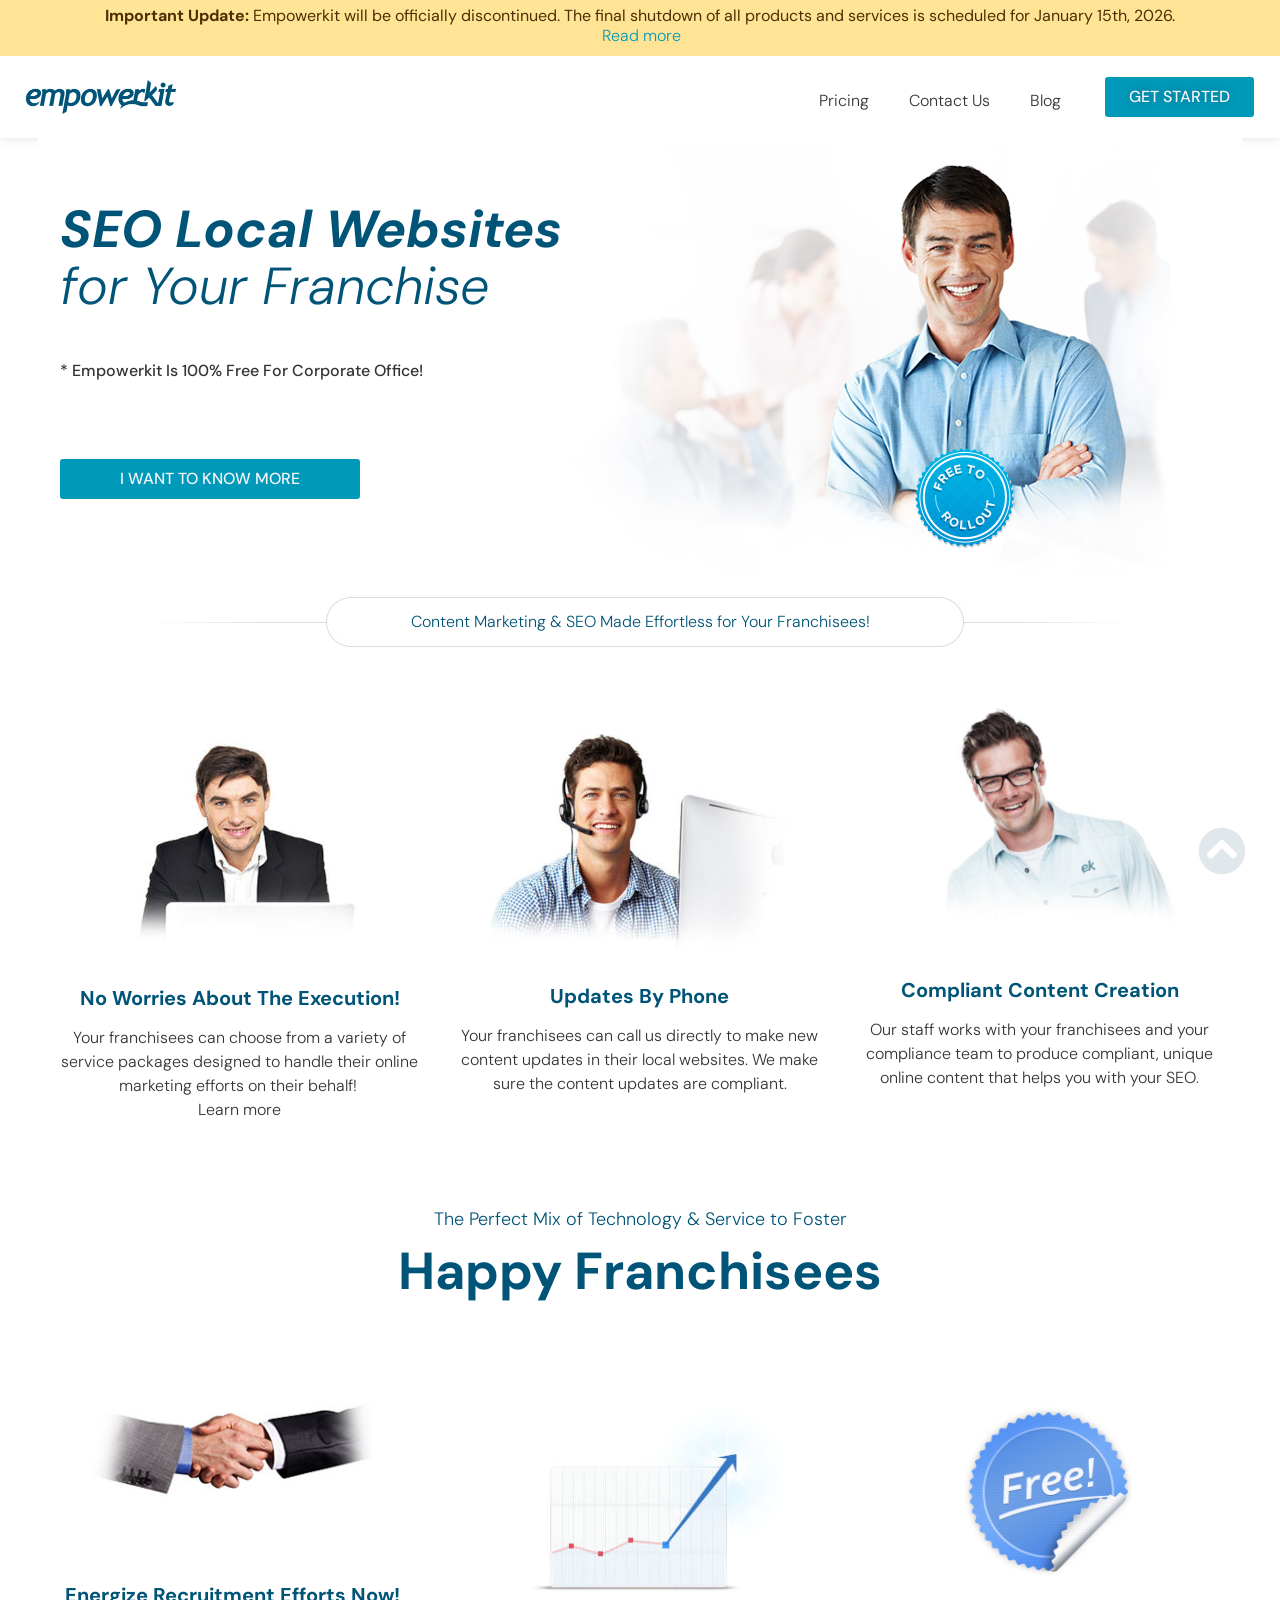
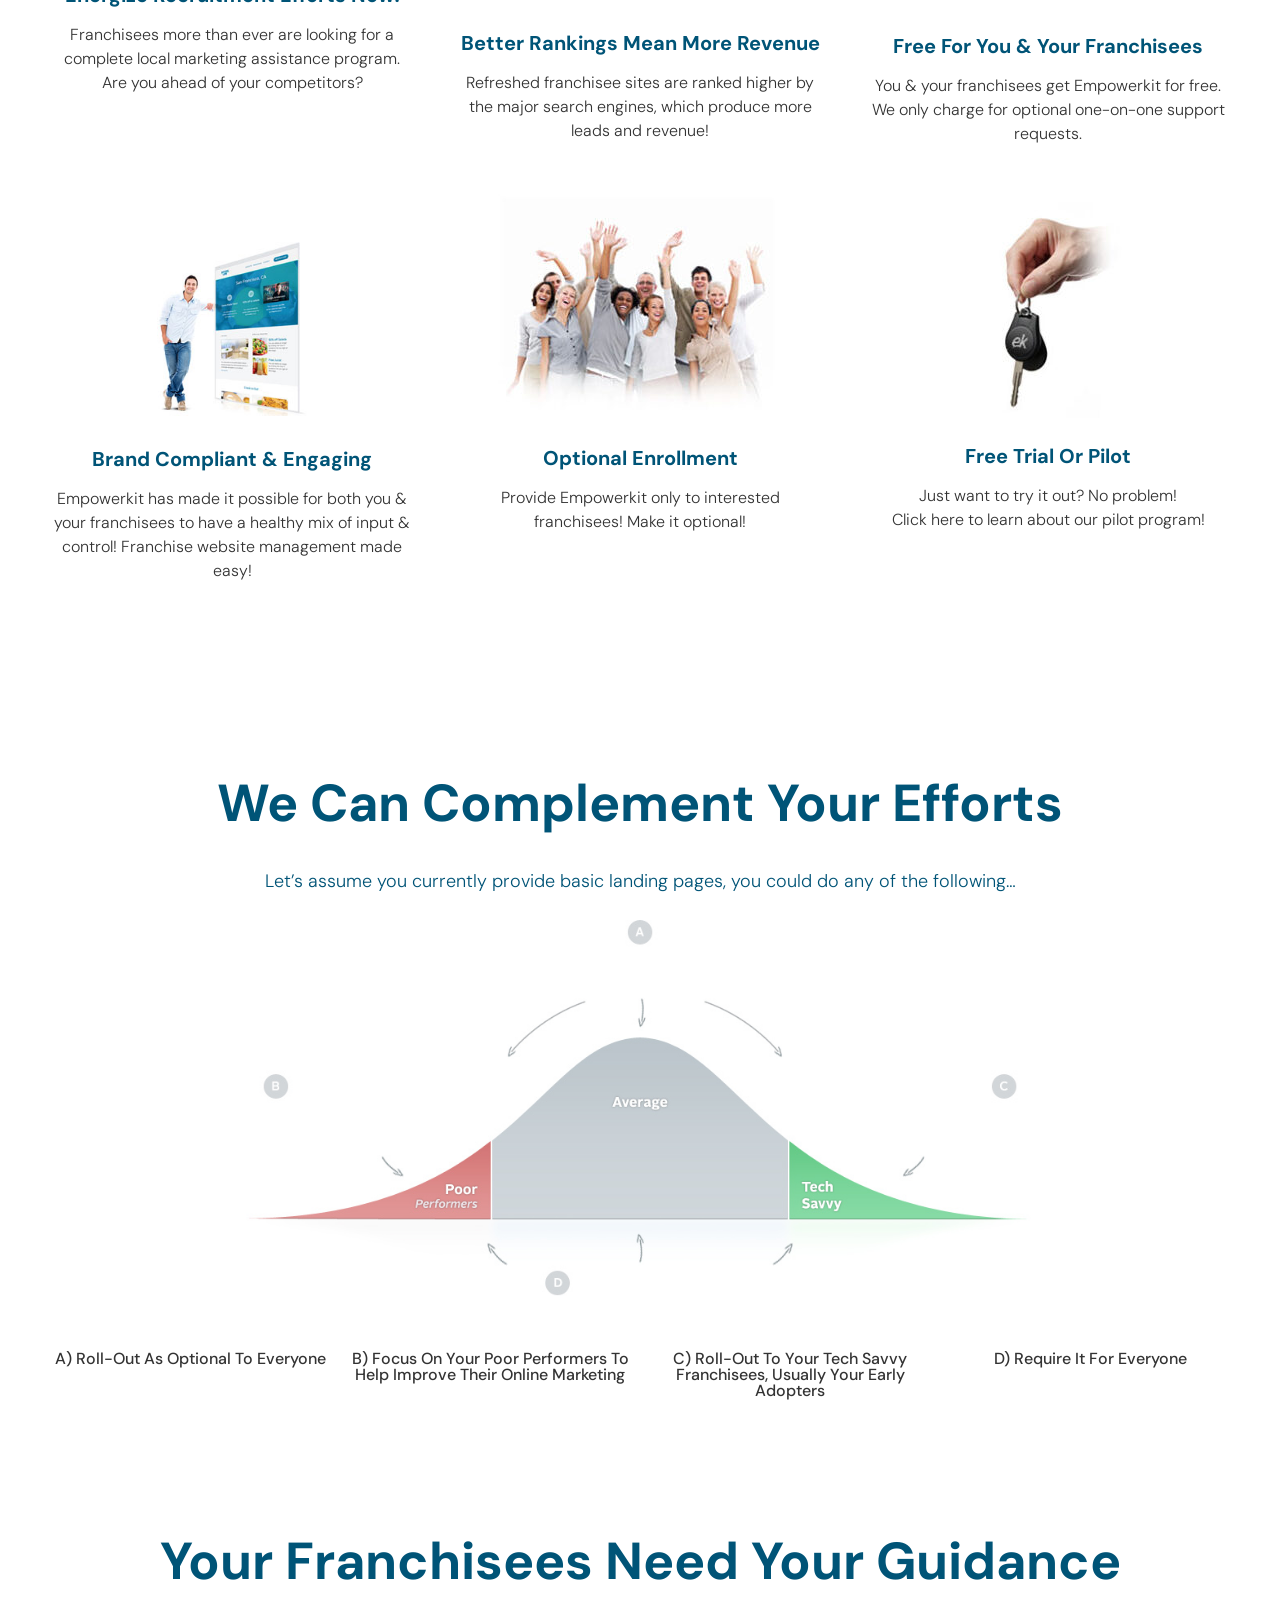
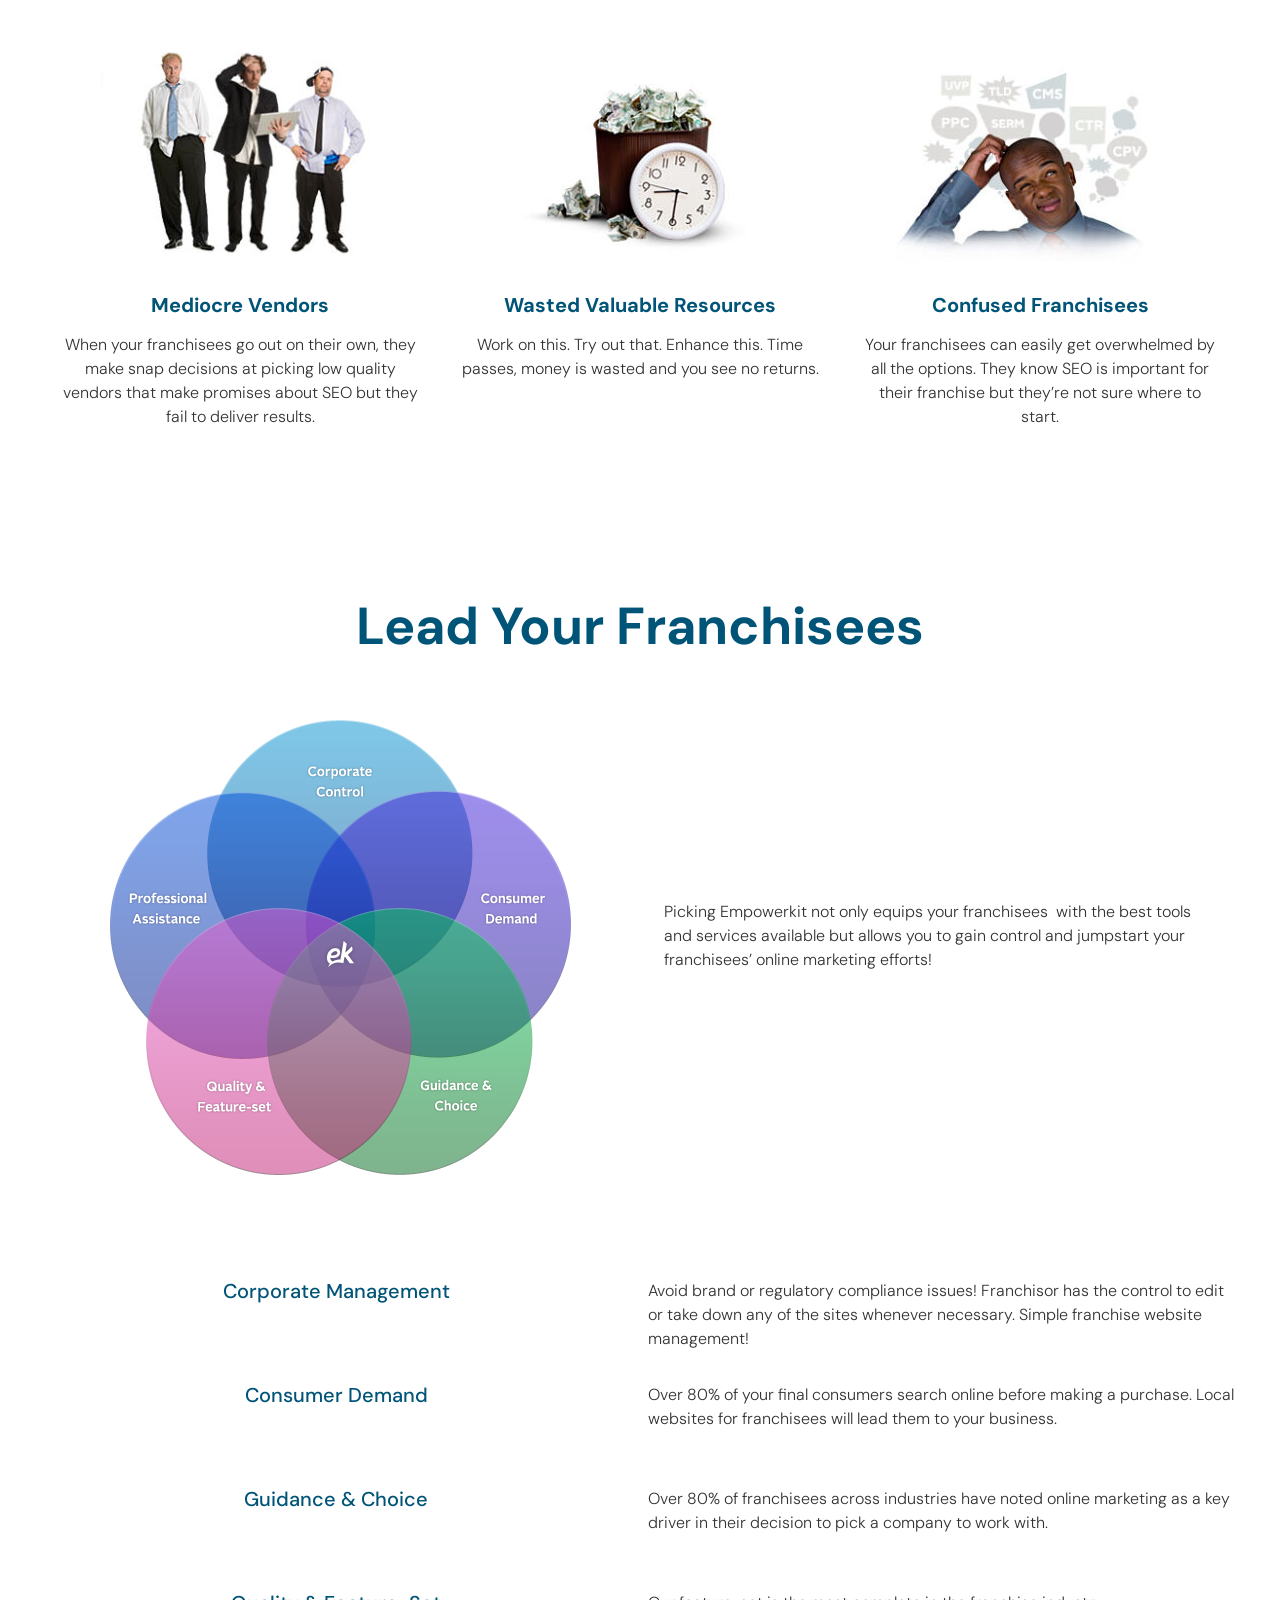
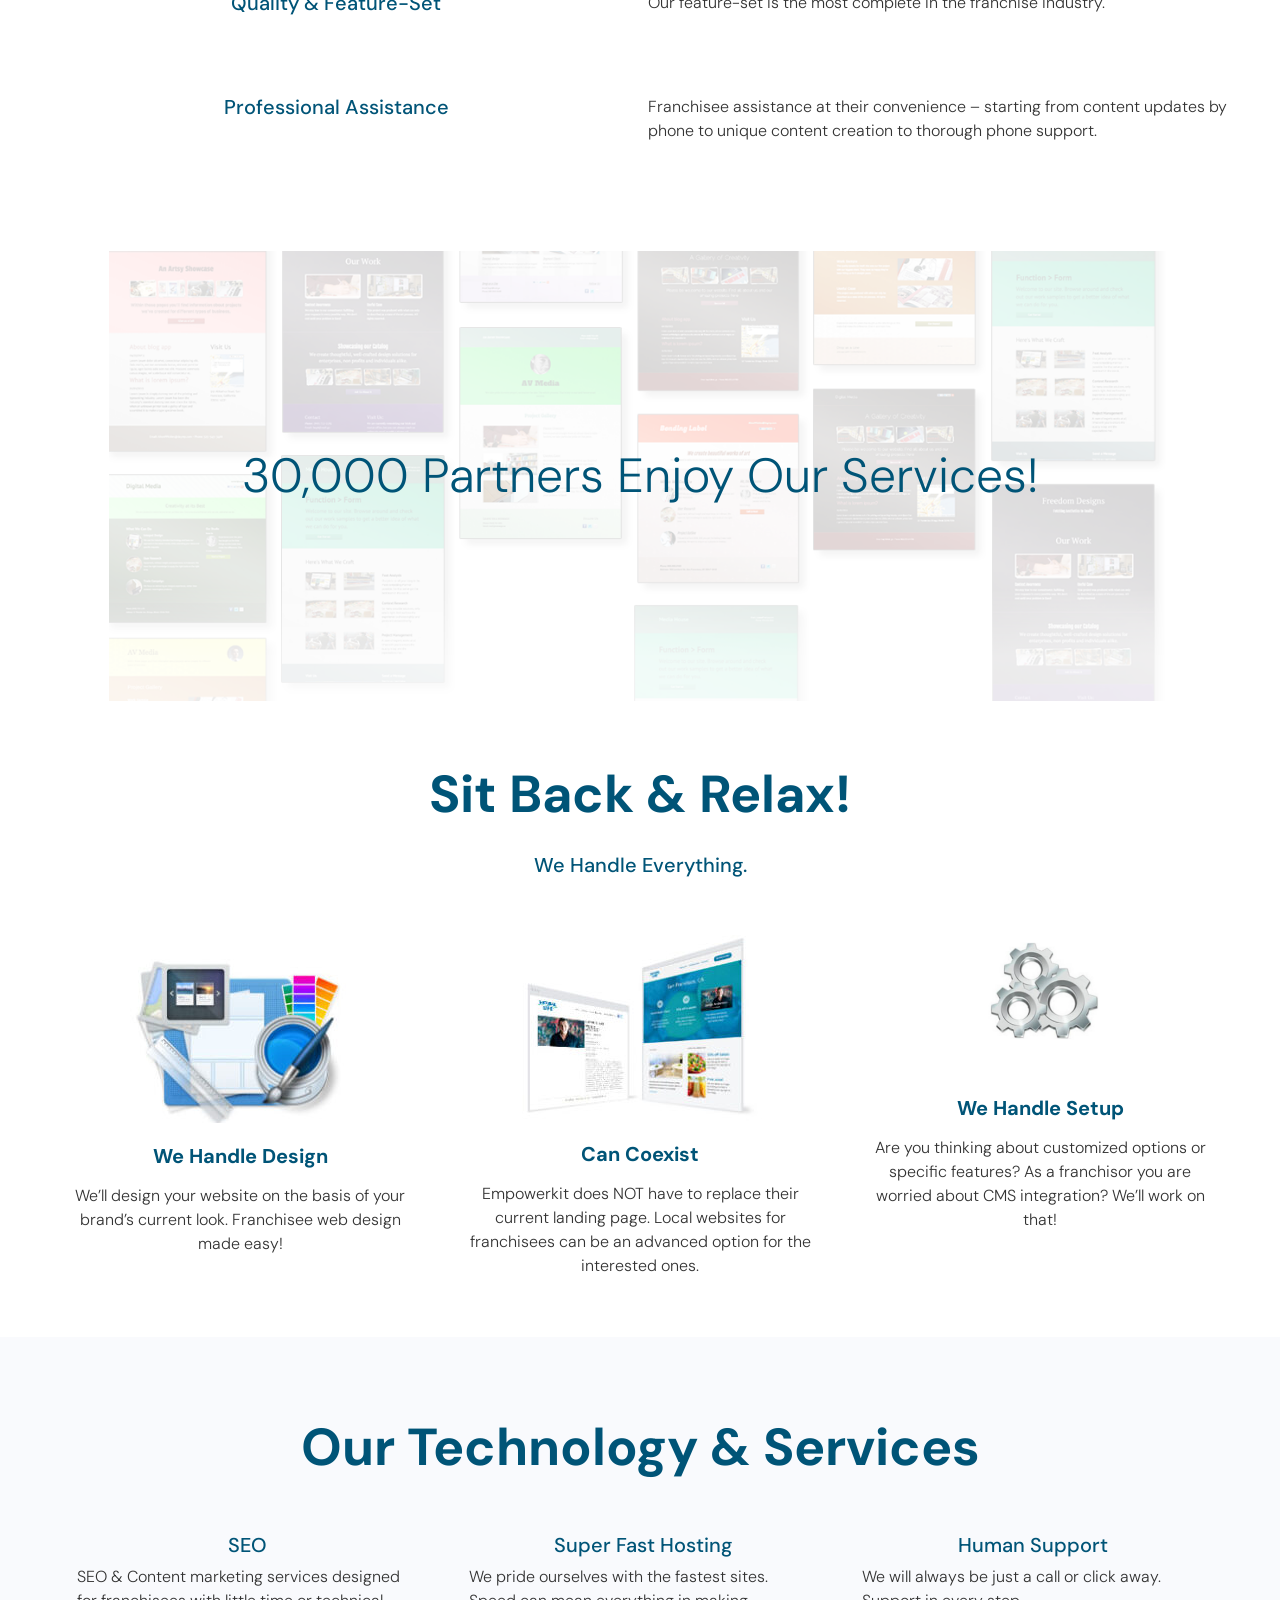
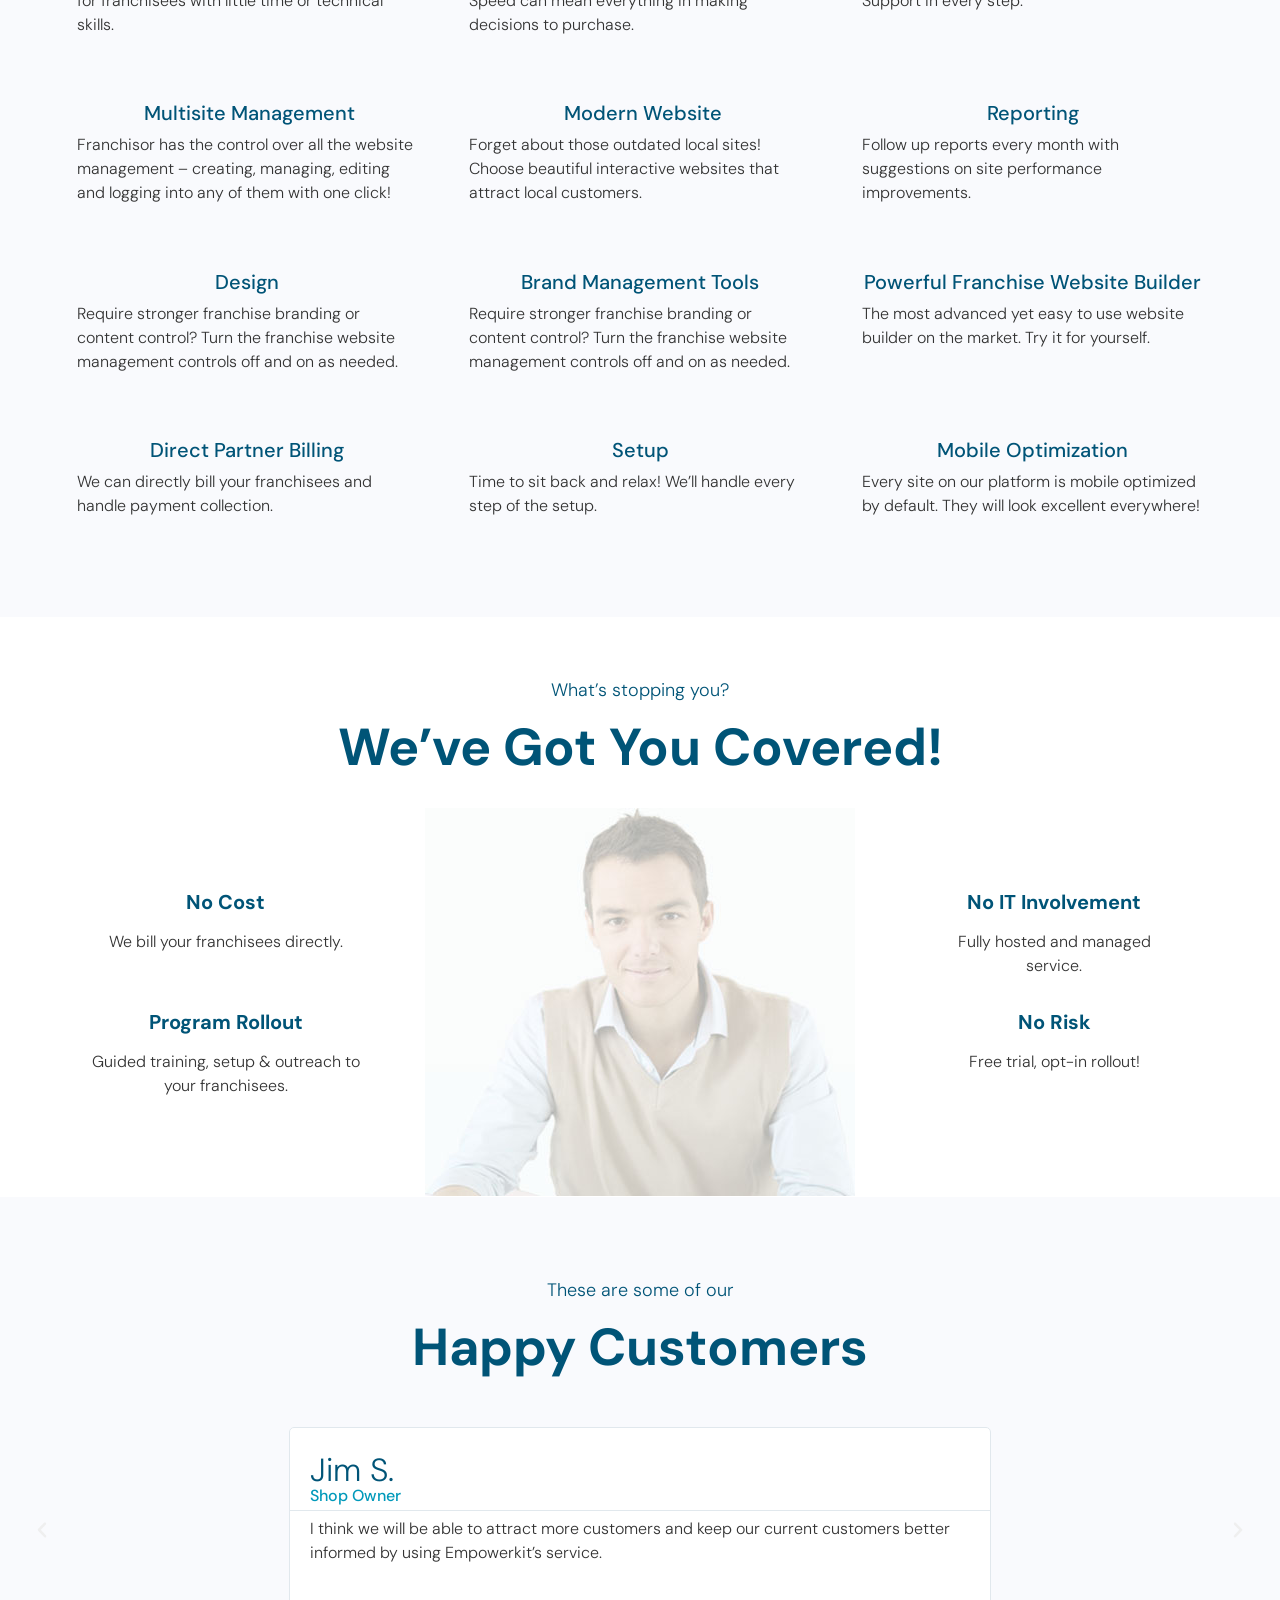
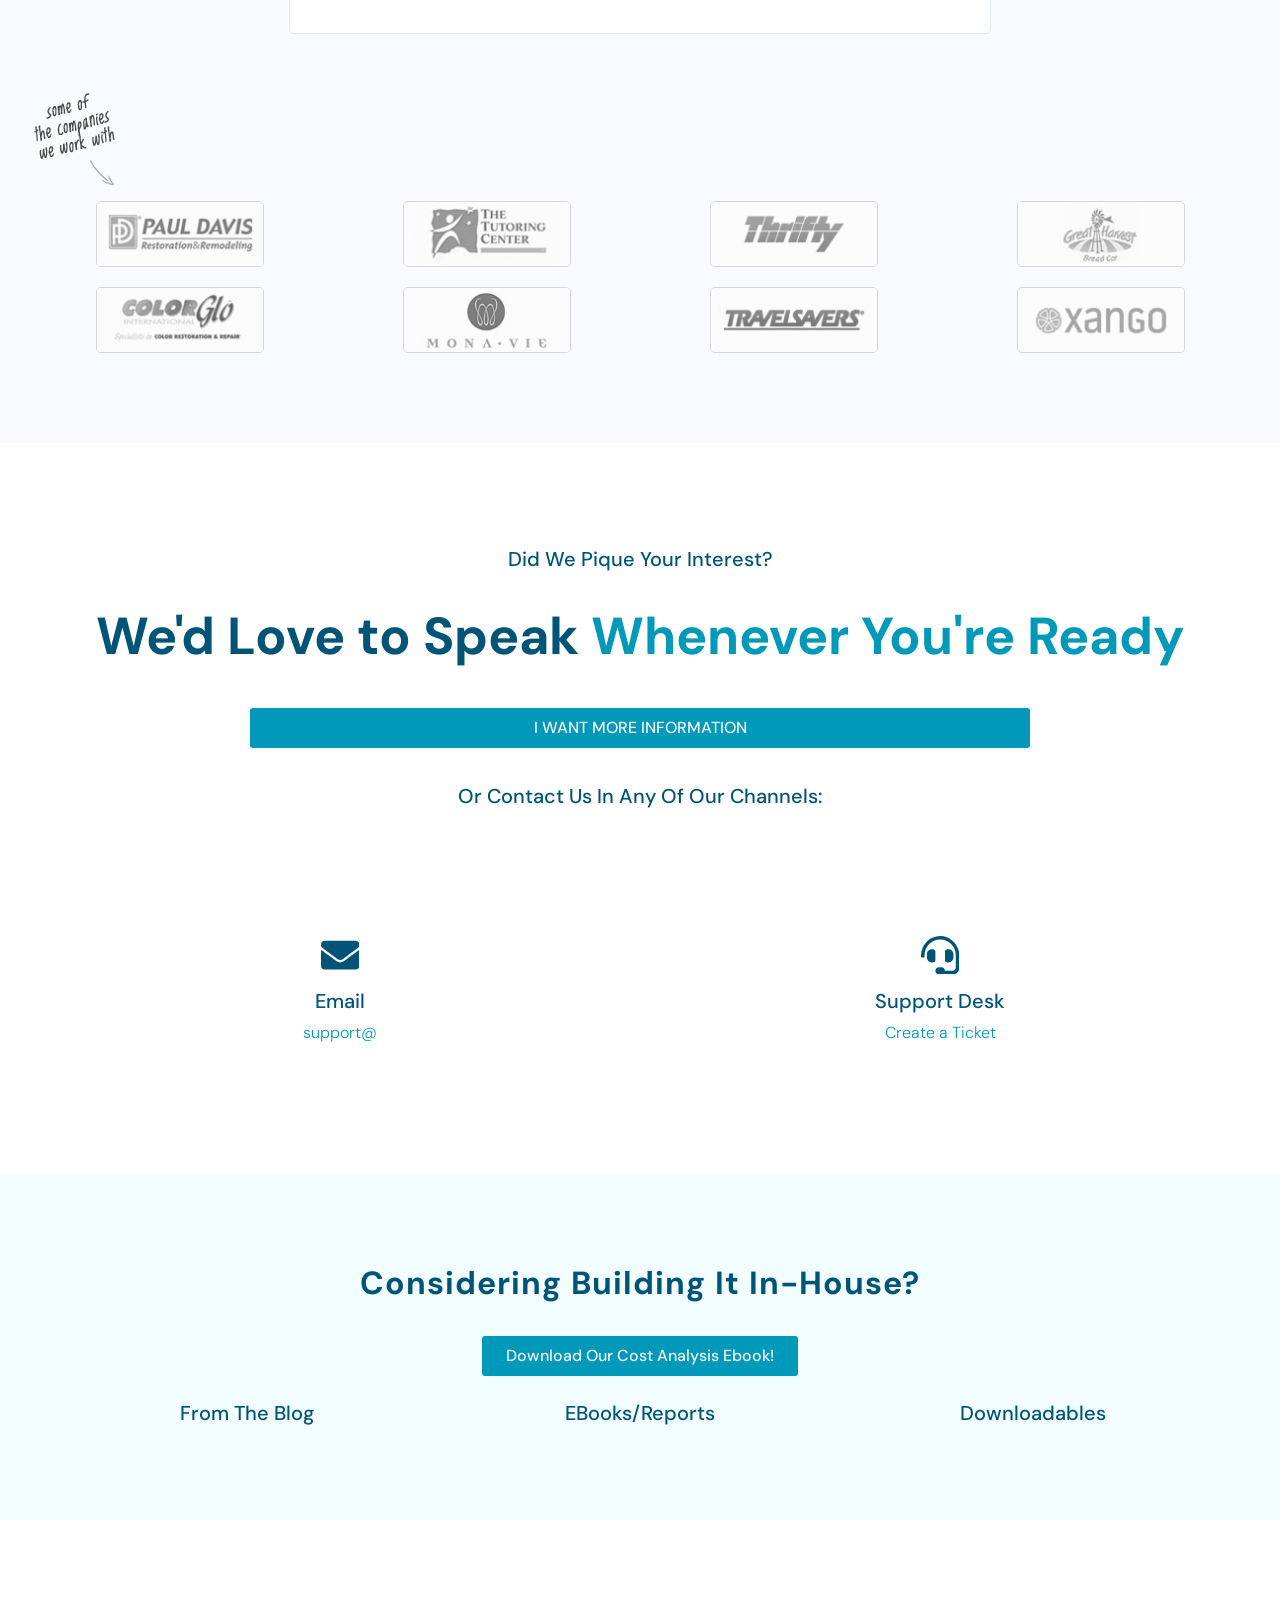
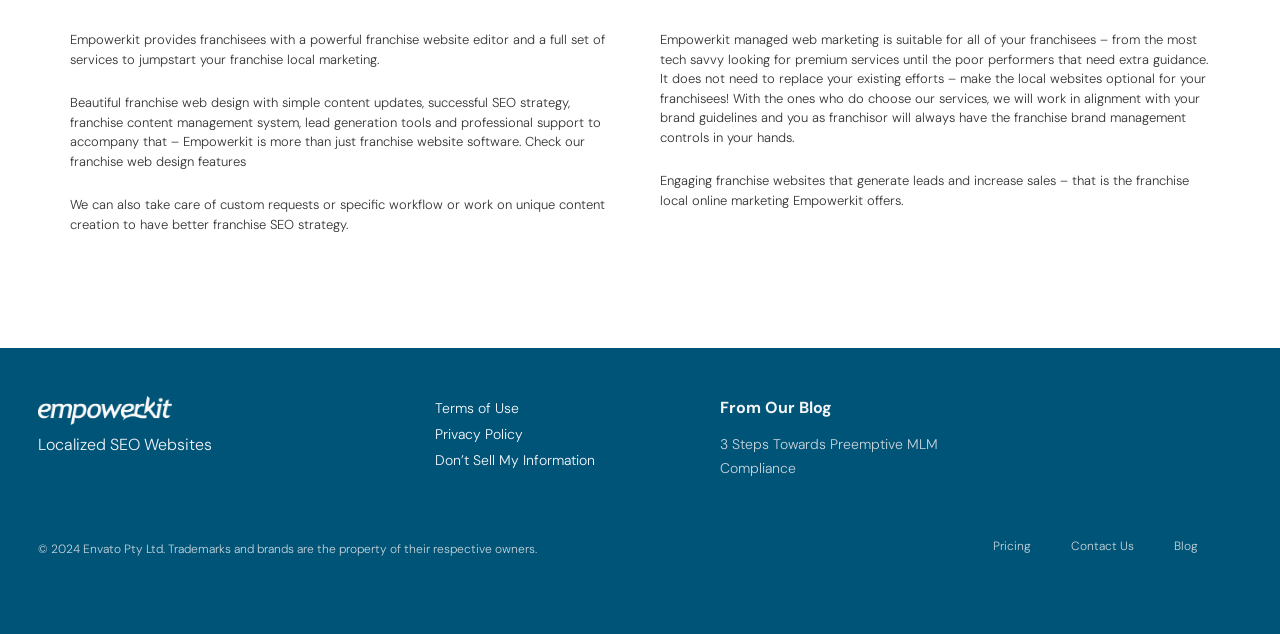
<file: ek-site/index.html>
<!doctype html>
<html lang="en-US">

<meta http-equiv="content-type" content="text/html;charset=UTF-8" /><head>
	<meta charset="UTF-8">
	<meta name="viewport" content="width=device-width, initial-scale=1">
	<link rel="profile" href="https://gmpg.org/xfn/11">
	<meta name='robots' content='index, follow, max-image-preview:large, max-snippet:-1, max-video-preview:-1' />
	<style>img:is([sizes="auto" i], [sizes^="auto," i]) { contain-intrinsic-size: 3000px 1500px }</style>
	
	

<style id='global-styles-inline-css'>
:root{--wp--preset--aspect-ratio--square: 1;--wp--preset--aspect-ratio--4-3: 4/3;--wp--preset--aspect-ratio--3-4: 3/4;--wp--preset--aspect-ratio--3-2: 3/2;--wp--preset--aspect-ratio--2-3: 2/3;--wp--preset--aspect-ratio--16-9: 16/9;--wp--preset--aspect-ratio--9-16: 9/16;--wp--preset--color--black: #000000;--wp--preset--color--cyan-bluish-gray: #abb8c3;--wp--preset--color--white: #ffffff;--wp--preset--color--pale-pink: #f78da7;--wp--preset--color--vivid-red: #cf2e2e;--wp--preset--color--luminous-vivid-orange: #ff6900;--wp--preset--color--luminous-vivid-amber: #fcb900;--wp--preset--color--light-green-cyan: #7bdcb5;--wp--preset--color--vivid-green-cyan: #00d084;--wp--preset--color--pale-cyan-blue: #8ed1fc;--wp--preset--color--vivid-cyan-blue: #0693e3;--wp--preset--color--vivid-purple: #9b51e0;--wp--preset--gradient--vivid-cyan-blue-to-vivid-purple: linear-gradient(135deg,rgba(6,147,227,1) 0%,rgb(155,81,224) 100%);--wp--preset--gradient--light-green-cyan-to-vivid-green-cyan: linear-gradient(135deg,rgb(122,220,180) 0%,rgb(0,208,130) 100%);--wp--preset--gradient--luminous-vivid-amber-to-luminous-vivid-orange: linear-gradient(135deg,rgba(252,185,0,1) 0%,rgba(255,105,0,1) 100%);--wp--preset--gradient--luminous-vivid-orange-to-vivid-red: linear-gradient(135deg,rgba(255,105,0,1) 0%,rgb(207,46,46) 100%);--wp--preset--gradient--very-light-gray-to-cyan-bluish-gray: linear-gradient(135deg,rgb(238,238,238) 0%,rgb(169,184,195) 100%);--wp--preset--gradient--cool-to-warm-spectrum: linear-gradient(135deg,rgb(74,234,220) 0%,rgb(151,120,209) 20%,rgb(207,42,186) 40%,rgb(238,44,130) 60%,rgb(251,105,98) 80%,rgb(254,248,76) 100%);--wp--preset--gradient--blush-light-purple: linear-gradient(135deg,rgb(255,206,236) 0%,rgb(152,150,240) 100%);--wp--preset--gradient--blush-bordeaux: linear-gradient(135deg,rgb(254,205,165) 0%,rgb(254,45,45) 50%,rgb(107,0,62) 100%);--wp--preset--gradient--luminous-dusk: linear-gradient(135deg,rgb(255,203,112) 0%,rgb(199,81,192) 50%,rgb(65,88,208) 100%);--wp--preset--gradient--pale-ocean: linear-gradient(135deg,rgb(255,245,203) 0%,rgb(182,227,212) 50%,rgb(51,167,181) 100%);--wp--preset--gradient--electric-grass: linear-gradient(135deg,rgb(202,248,128) 0%,rgb(113,206,126) 100%);--wp--preset--gradient--midnight: linear-gradient(135deg,rgb(2,3,129) 0%,rgb(40,116,252) 100%);--wp--preset--font-size--small: 13px;--wp--preset--font-size--medium: 20px;--wp--preset--font-size--large: 36px;--wp--preset--font-size--x-large: 42px;--wp--preset--spacing--20: 0.44rem;--wp--preset--spacing--30: 0.67rem;--wp--preset--spacing--40: 1rem;--wp--preset--spacing--50: 1.5rem;--wp--preset--spacing--60: 2.25rem;--wp--preset--spacing--70: 3.38rem;--wp--preset--spacing--80: 5.06rem;--wp--preset--shadow--natural: 6px 6px 9px rgba(0, 0, 0, 0.2);--wp--preset--shadow--deep: 12px 12px 50px rgba(0, 0, 0, 0.4);--wp--preset--shadow--sharp: 6px 6px 0px rgba(0, 0, 0, 0.2);--wp--preset--shadow--outlined: 6px 6px 0px -3px rgba(255, 255, 255, 1), 6px 6px rgba(0, 0, 0, 1);--wp--preset--shadow--crisp: 6px 6px 0px rgba(0, 0, 0, 1);}:root { --wp--style--global--content-size: 800px;--wp--style--global--wide-size: 1200px; }:where(body) { margin: 0; }.wp-site-blocks > .alignleft { float: left; margin-right: 2em; }.wp-site-blocks > .alignright { float: right; margin-left: 2em; }.wp-site-blocks > .aligncenter { justify-content: center; margin-left: auto; margin-right: auto; }:where(.wp-site-blocks) > * { margin-block-start: 24px; margin-block-end: 0; }:where(.wp-site-blocks) > :first-child { margin-block-start: 0; }:where(.wp-site-blocks) > :last-child { margin-block-end: 0; }:root { --wp--style--block-gap: 24px; }:root :where(.is-layout-flow) > :first-child{margin-block-start: 0;}:root :where(.is-layout-flow) > :last-child{margin-block-end: 0;}:root :where(.is-layout-flow) > *{margin-block-start: 24px;margin-block-end: 0;}:root :where(.is-layout-constrained) > :first-child{margin-block-start: 0;}:root :where(.is-layout-constrained) > :last-child{margin-block-end: 0;}:root :where(.is-layout-constrained) > *{margin-block-start: 24px;margin-block-end: 0;}:root :where(.is-layout-flex){gap: 24px;}:root :where(.is-layout-grid){gap: 24px;}.is-layout-flow > .alignleft{float: left;margin-inline-start: 0;margin-inline-end: 2em;}.is-layout-flow > .alignright{float: right;margin-inline-start: 2em;margin-inline-end: 0;}.is-layout-flow > .aligncenter{margin-left: auto !important;margin-right: auto !important;}.is-layout-constrained > .alignleft{float: left;margin-inline-start: 0;margin-inline-end: 2em;}.is-layout-constrained > .alignright{float: right;margin-inline-start: 2em;margin-inline-end: 0;}.is-layout-constrained > .aligncenter{margin-left: auto !important;margin-right: auto !important;}.is-layout-constrained > :where(:not(.alignleft):not(.alignright):not(.alignfull)){max-width: var(--wp--style--global--content-size);margin-left: auto !important;margin-right: auto !important;}.is-layout-constrained > .alignwide{max-width: var(--wp--style--global--wide-size);}body .is-layout-flex{display: flex;}.is-layout-flex{flex-wrap: wrap;align-items: center;}.is-layout-flex > :is(*, div){margin: 0;}body .is-layout-grid{display: grid;}.is-layout-grid > :is(*, div){margin: 0;}body{padding-top: 0px;padding-right: 0px;padding-bottom: 0px;padding-left: 0px;}a:where(:not(.wp-element-button)){text-decoration: underline;}:root :where(.wp-element-button, .wp-block-button__link){background-color: #32373c;border-width: 0;color: #fff;font-family: inherit;font-size: inherit;line-height: inherit;padding: calc(0.667em + 2px) calc(1.333em + 2px);text-decoration: none;}.has-black-color{color: var(--wp--preset--color--black) !important;}.has-cyan-bluish-gray-color{color: var(--wp--preset--color--cyan-bluish-gray) !important;}.has-white-color{color: var(--wp--preset--color--white) !important;}.has-pale-pink-color{color: var(--wp--preset--color--pale-pink) !important;}.has-vivid-red-color{color: var(--wp--preset--color--vivid-red) !important;}.has-luminous-vivid-orange-color{color: var(--wp--preset--color--luminous-vivid-orange) !important;}.has-luminous-vivid-amber-color{color: var(--wp--preset--color--luminous-vivid-amber) !important;}.has-light-green-cyan-color{color: var(--wp--preset--color--light-green-cyan) !important;}.has-vivid-green-cyan-color{color: var(--wp--preset--color--vivid-green-cyan) !important;}.has-pale-cyan-blue-color{color: var(--wp--preset--color--pale-cyan-blue) !important;}.has-vivid-cyan-blue-color{color: var(--wp--preset--color--vivid-cyan-blue) !important;}.has-vivid-purple-color{color: var(--wp--preset--color--vivid-purple) !important;}.has-black-background-color{background-color: var(--wp--preset--color--black) !important;}.has-cyan-bluish-gray-background-color{background-color: var(--wp--preset--color--cyan-bluish-gray) !important;}.has-white-background-color{background-color: var(--wp--preset--color--white) !important;}.has-pale-pink-background-color{background-color: var(--wp--preset--color--pale-pink) !important;}.has-vivid-red-background-color{background-color: var(--wp--preset--color--vivid-red) !important;}.has-luminous-vivid-orange-background-color{background-color: var(--wp--preset--color--luminous-vivid-orange) !important;}.has-luminous-vivid-amber-background-color{background-color: var(--wp--preset--color--luminous-vivid-amber) !important;}.has-light-green-cyan-background-color{background-color: var(--wp--preset--color--light-green-cyan) !important;}.has-vivid-green-cyan-background-color{background-color: var(--wp--preset--color--vivid-green-cyan) !important;}.has-pale-cyan-blue-background-color{background-color: var(--wp--preset--color--pale-cyan-blue) !important;}.has-vivid-cyan-blue-background-color{background-color: var(--wp--preset--color--vivid-cyan-blue) !important;}.has-vivid-purple-background-color{background-color: var(--wp--preset--color--vivid-purple) !important;}.has-black-border-color{border-color: var(--wp--preset--color--black) !important;}.has-cyan-bluish-gray-border-color{border-color: var(--wp--preset--color--cyan-bluish-gray) !important;}.has-white-border-color{border-color: var(--wp--preset--color--white) !important;}.has-pale-pink-border-color{border-color: var(--wp--preset--color--pale-pink) !important;}.has-vivid-red-border-color{border-color: var(--wp--preset--color--vivid-red) !important;}.has-luminous-vivid-orange-border-color{border-color: var(--wp--preset--color--luminous-vivid-orange) !important;}.has-luminous-vivid-amber-border-color{border-color: var(--wp--preset--color--luminous-vivid-amber) !important;}.has-light-green-cyan-border-color{border-color: var(--wp--preset--color--light-green-cyan) !important;}.has-vivid-green-cyan-border-color{border-color: var(--wp--preset--color--vivid-green-cyan) !important;}.has-pale-cyan-blue-border-color{border-color: var(--wp--preset--color--pale-cyan-blue) !important;}.has-vivid-cyan-blue-border-color{border-color: var(--wp--preset--color--vivid-cyan-blue) !important;}.has-vivid-purple-border-color{border-color: var(--wp--preset--color--vivid-purple) !important;}.has-vivid-cyan-blue-to-vivid-purple-gradient-background{background: var(--wp--preset--gradient--vivid-cyan-blue-to-vivid-purple) !important;}.has-light-green-cyan-to-vivid-green-cyan-gradient-background{background: var(--wp--preset--gradient--light-green-cyan-to-vivid-green-cyan) !important;}.has-luminous-vivid-amber-to-luminous-vivid-orange-gradient-background{background: var(--wp--preset--gradient--luminous-vivid-amber-to-luminous-vivid-orange) !important;}.has-luminous-vivid-orange-to-vivid-red-gradient-background{background: var(--wp--preset--gradient--luminous-vivid-orange-to-vivid-red) !important;}.has-very-light-gray-to-cyan-bluish-gray-gradient-background{background: var(--wp--preset--gradient--very-light-gray-to-cyan-bluish-gray) !important;}.has-cool-to-warm-spectrum-gradient-background{background: var(--wp--preset--gradient--cool-to-warm-spectrum) !important;}.has-blush-light-purple-gradient-background{background: var(--wp--preset--gradient--blush-light-purple) !important;}.has-blush-bordeaux-gradient-background{background: var(--wp--preset--gradient--blush-bordeaux) !important;}.has-luminous-dusk-gradient-background{background: var(--wp--preset--gradient--luminous-dusk) !important;}.has-pale-ocean-gradient-background{background: var(--wp--preset--gradient--pale-ocean) !important;}.has-electric-grass-gradient-background{background: var(--wp--preset--gradient--electric-grass) !important;}.has-midnight-gradient-background{background: var(--wp--preset--gradient--midnight) !important;}.has-small-font-size{font-size: var(--wp--preset--font-size--small) !important;}.has-medium-font-size{font-size: var(--wp--preset--font-size--medium) !important;}.has-large-font-size{font-size: var(--wp--preset--font-size--large) !important;}.has-x-large-font-size{font-size: var(--wp--preset--font-size--x-large) !important;}
:root :where(.wp-block-pullquote){font-size: 1.5em;line-height: 1.6;}
</style>
<link rel='stylesheet' id='breezi-css' href='wp-content/plugins/breezi/public/css/breezi-public8a54.css' media='all' />
<link rel='stylesheet' id='hello-elementor-css' href='wp-content/themes/hello-elementor/assets/css/resetedb1.css' media='all' />
<link rel='stylesheet' id='hello-elementor-theme-style-css' href='wp-content/themes/hello-elementor/assets/css/themeedb1.css' media='all' />
<link rel='stylesheet' id='hello-elementor-header-footer-css' href='wp-content/themes/hello-elementor/assets/css/header-footeredb1.css' media='all' />
<link rel='stylesheet' id='elementor-frontend-css' href='wp-content/plugins/elementor/assets/css/frontend.min94b7.css' media='all' />
<link rel='stylesheet' id='elementor-post-1123-css' href='wp-content/uploads/elementor/css/post-1123b8ff.css' media='all' />
<link rel='stylesheet' id='e-sticky-css' href='wp-content/plugins/elementor-pro/assets/css/modules/sticky.min242d.css' media='all' />
<link rel='stylesheet' id='e-animation-fadeIn-css' href='wp-content/plugins/elementor/assets/lib/animations/styles/fadeIn.min94b7.css' media='all' />
<link rel='stylesheet' id='widget-image-css' href='wp-content/plugins/elementor/assets/css/widget-image.min94b7.css' media='all' />
<link rel='stylesheet' id='widget-nav-menu-css' href='wp-content/plugins/elementor-pro/assets/css/widget-nav-menu.min242d.css' media='all' />
<link rel='stylesheet' id='e-animation-grow-css' href='wp-content/plugins/elementor/assets/lib/animations/styles/e-animation-grow.min94b7.css' media='all' />
<link rel='stylesheet' id='widget-heading-css' href='wp-content/plugins/elementor/assets/css/widget-heading.min94b7.css' media='all' />
<link rel='stylesheet' id='widget-social-icons-css' href='wp-content/plugins/elementor/assets/css/widget-social-icons.min94b7.css' media='all' />
<link rel='stylesheet' id='e-apple-webkit-css' href='wp-content/plugins/elementor/assets/css/conditionals/apple-webkit.min94b7.css' media='all' />
<link rel='stylesheet' id='widget-posts-css' href='wp-content/plugins/elementor-pro/assets/css/widget-posts.min242d.css' media='all' />
<link rel='stylesheet' id='swiper-css' href='wp-content/plugins/elementor/assets/lib/swiper/v8/css/swiper.min94a4.css' media='all' />
<link rel='stylesheet' id='e-swiper-css' href='wp-content/plugins/elementor/assets/css/conditionals/e-swiper.min94b7.css' media='all' />
<link rel='stylesheet' id='widget-testimonial-carousel-css' href='wp-content/plugins/elementor-pro/assets/css/widget-testimonial-carousel.min242d.css' media='all' />
<link rel='stylesheet' id='widget-reviews-css' href='wp-content/plugins/elementor-pro/assets/css/widget-reviews.min242d.css' media='all' />
<link rel='stylesheet' id='widget-star-rating-css' href='wp-content/plugins/elementor/assets/css/widget-star-rating.min94b7.css' media='all' />
<link rel='stylesheet' id='widget-carousel-module-base-css' href='wp-content/plugins/elementor-pro/assets/css/widget-carousel-module-base.min242d.css' media='all' />
<link rel='stylesheet' id='widget-animated-headline-css' href='wp-content/plugins/elementor-pro/assets/css/widget-animated-headline.min242d.css' media='all' />
<link rel='stylesheet' id='e-animation-shrink-css' href='wp-content/plugins/elementor/assets/lib/animations/styles/e-animation-shrink.min94b7.css' media='all' />
<link rel='stylesheet' id='elementor-post-1240-css' href='wp-content/uploads/elementor/css/post-1240f398.css' media='all' />
<link rel='stylesheet' id='elementor-post-1188-css' href='wp-content/uploads/elementor/css/post-118814c6.css' media='all' />
<link rel='stylesheet' id='elementor-post-1190-css' href='wp-content/uploads/elementor/css/post-119014c6.css' media='all' />
<link rel='stylesheet' id='elementor-post-1193-css' href='wp-content/uploads/elementor/css/post-119314c6.css' media='all' />
<link rel='stylesheet' id='elementor-gf-local-dmsans-css' href='wp-content/uploads/elementor/google-fonts/css/dmsans4153.css' media='all' />
<script src="wp-includes/js/jquery/jquery.minf43b.js" id="jquery-core-js"></script>
<script src="wp-includes/js/jquery/jquery-migrate.min5589.js" id="jquery-migrate-js"></script>
<script src="wp-content/plugins/breezi/public/js/breezi-public8a54.js" id="breezi-js"></script>
			<style>
				.e-con.e-parent:nth-of-type(n+4):not(.e-lazyloaded):not(.e-no-lazyload),
				.e-con.e-parent:nth-of-type(n+4):not(.e-lazyloaded):not(.e-no-lazyload) * {
					background-image: none !important;
				}
				@media screen and (max-height: 1024px) {
					.e-con.e-parent:nth-of-type(n+3):not(.e-lazyloaded):not(.e-no-lazyload),
					.e-con.e-parent:nth-of-type(n+3):not(.e-lazyloaded):not(.e-no-lazyload) * {
						background-image: none !important;
					}
				}
				@media screen and (max-height: 640px) {
					.e-con.e-parent:nth-of-type(n+2):not(.e-lazyloaded):not(.e-no-lazyload),
					.e-con.e-parent:nth-of-type(n+2):not(.e-lazyloaded):not(.e-no-lazyload) * {
						background-image: none !important;
					}
				}
			</style>
			<link rel="icon" href="wp-content/uploads/2025/08/cropped-asd-32x32.png" sizes="32x32" />
<link rel="icon" href="wp-content/uploads/2025/08/cropped-asd-192x192.png" sizes="192x192" />
<link rel="apple-touch-icon" href="wp-content/uploads/2025/08/cropped-asd-180x180.png" />
<meta name="msapplication-TileImage" content="/wp-content/uploads/2025/08/cropped-asd-270x270.png" />
</head>
<body class="home wp-singular page-template-default page page-id-1240 wp-custom-logo wp-embed-responsive wp-theme-hello-elementor hello-elementor-default elementor-default elementor-kit-1123 elementor-page elementor-page-1240 elementor-page-1193">


<a class="skip-link screen-reader-text" href="#content">Skip to content</a>

		<header data-elementor-type="header" data-elementor-id="1188" class="elementor elementor-1188 elementor-location-header" data-elementor-post-type="elementor_library">
			<div class="elementor-element elementor-element-714b36e e-flex e-con-boxed elementor-invisible e-con e-parent" data-id="714b36e" data-element_type="container" data-settings="{&quot;background_background&quot;:&quot;classic&quot;,&quot;sticky&quot;:&quot;top&quot;,&quot;animation&quot;:&quot;fadeIn&quot;,&quot;sticky_on&quot;:[&quot;desktop&quot;,&quot;tablet&quot;,&quot;mobile&quot;],&quot;sticky_offset&quot;:0,&quot;sticky_effects_offset&quot;:0,&quot;sticky_anchor_link_offset&quot;:0}">
					<div class="e-con-inner">
				<div class="elementor-element elementor-element-ef3f4f1 elementor-widget__width-initial elementor-widget elementor-widget-text-editor" data-id="ef3f4f1" data-element_type="widget" data-widget_type="text-editor.default">
				<div class="elementor-widget-container">
									<p><strong>Important Update:</strong> Empowerkit will be officially discontinued. The final shutdown of all products and services is scheduled for January 15th, 2026.  <a href="announcement/index.html">Read more</a></p>								</div>
				</div>
					</div>
				</div>
		<div class="elementor-element elementor-element-242aa225 e-flex e-con-boxed elementor-invisible e-con e-parent" data-id="242aa225" data-element_type="container" data-settings="{&quot;sticky&quot;:&quot;top&quot;,&quot;animation&quot;:&quot;fadeIn&quot;,&quot;background_background&quot;:&quot;classic&quot;,&quot;sticky_offset&quot;:40,&quot;sticky_on&quot;:[&quot;desktop&quot;,&quot;tablet&quot;,&quot;mobile&quot;],&quot;sticky_effects_offset&quot;:0,&quot;sticky_anchor_link_offset&quot;:0}">
					<div class="e-con-inner">
		<div class="elementor-element elementor-element-1a4d49f9 e-con-full e-flex e-con e-child" data-id="1a4d49f9" data-element_type="container">
				<div class="elementor-element elementor-element-58928f9 elementor-widget elementor-widget-theme-site-logo elementor-widget-image" data-id="58928f9" data-element_type="widget" data-widget_type="theme-site-logo.default">
				<div class="elementor-widget-container">
											<a href="#">
			<img width="300" height="67" src="wp-content/uploads/2025/08/Asset-73-300x67.png" class="attachment-medium size-medium wp-image-1129" alt="" srcset="/wp-content/uploads/2025/08/Asset-73-300x67.png 300w, /wp-content/uploads/2025/08/Asset-73-1024x227.png 1024w, /wp-content/uploads/2025/08/Asset-73-768x170.png 768w, /wp-content/uploads/2025/08/Asset-73-1536x341.png 1536w, /wp-content/uploads/2025/08/Asset-73.png 2048w" sizes="(max-width: 300px) 100vw, 300px" />				</a>
											</div>
				</div>
				</div>
		<div class="elementor-element elementor-element-8db1f19 e-con-full e-flex e-con e-child" data-id="8db1f19" data-element_type="container">
				<div class="elementor-element elementor-element-4ac33286 elementor-widget-mobile__width-initial elementor-nav-menu--stretch elementor-nav-menu__align-end elementor-nav-menu--dropdown-tablet elementor-nav-menu__text-align-aside elementor-nav-menu--toggle elementor-nav-menu--burger elementor-widget elementor-widget-nav-menu" data-id="4ac33286" data-element_type="widget" data-settings="{&quot;submenu_icon&quot;:{&quot;value&quot;:&quot;&lt;i class=\&quot;\&quot;&gt;&lt;\/i&gt;&quot;,&quot;library&quot;:&quot;&quot;},&quot;full_width&quot;:&quot;stretch&quot;,&quot;layout&quot;:&quot;horizontal&quot;,&quot;toggle&quot;:&quot;burger&quot;}" data-widget_type="nav-menu.default">
				<div class="elementor-widget-container">
								<nav aria-label="Main Navigation" class="elementor-nav-menu--main elementor-nav-menu__container elementor-nav-menu--layout-horizontal e--pointer-overline e--animation-fade">
				<ul id="menu-1-4ac33286" class="elementor-nav-menu"><li class="menu-item menu-item-type-post_type menu-item-object-page menu-item-1275"><a href="packages/index.html" class="elementor-item">Pricing</a></li>
<li class="menu-item menu-item-type-post_type menu-item-object-page menu-item-1273"><a href="contact-us/index.html" class="elementor-item">Contact Us</a></li>
<li class="menu-item menu-item-type-taxonomy menu-item-object-category menu-item-1274"><a href="category/blog/index.html" class="elementor-item">Blog</a></li>
</ul>			</nav>
					<div class="elementor-menu-toggle" role="button" tabindex="0" aria-label="Menu Toggle" aria-expanded="false">
			<svg aria-hidden="true" role="presentation" class="elementor-menu-toggle__icon--open e-font-icon-svg e-eicon-menu-bar" viewBox="0 0 1000 1000" xmlns="http://www.w3.org/2000/svg"><path d="M104 333H896C929 333 958 304 958 271S929 208 896 208H104C71 208 42 237 42 271S71 333 104 333ZM104 583H896C929 583 958 554 958 521S929 458 896 458H104C71 458 42 487 42 521S71 583 104 583ZM104 833H896C929 833 958 804 958 771S929 708 896 708H104C71 708 42 737 42 771S71 833 104 833Z"></path></svg><svg aria-hidden="true" role="presentation" class="elementor-menu-toggle__icon--close e-font-icon-svg e-eicon-close" viewBox="0 0 1000 1000" xmlns="http://www.w3.org/2000/svg"><path d="M742 167L500 408 258 167C246 154 233 150 217 150 196 150 179 158 167 167 154 179 150 196 150 212 150 229 154 242 171 254L408 500 167 742C138 771 138 800 167 829 196 858 225 858 254 829L496 587 738 829C750 842 767 846 783 846 800 846 817 842 829 829 842 817 846 804 846 783 846 767 842 750 829 737L588 500 833 258C863 229 863 200 833 171 804 137 775 137 742 167Z"></path></svg>		</div>
					<nav class="elementor-nav-menu--dropdown elementor-nav-menu__container" aria-hidden="true">
				<ul id="menu-2-4ac33286" class="elementor-nav-menu"><li class="menu-item menu-item-type-post_type menu-item-object-page menu-item-1275"><a href="packages/index.html" class="elementor-item" tabindex="-1">Pricing</a></li>
<li class="menu-item menu-item-type-post_type menu-item-object-page menu-item-1273"><a href="contact-us/index.html" class="elementor-item" tabindex="-1">Contact Us</a></li>
<li class="menu-item menu-item-type-taxonomy menu-item-object-category menu-item-1274"><a href="category/blog/index.html" class="elementor-item" tabindex="-1">Blog</a></li>
</ul>			</nav>
						</div>
				</div>
				<div class="elementor-element elementor-element-2d3fae91 elementor-align-right elementor-hidden-tablet elementor-hidden-mobile elementor-widget elementor-widget-button" data-id="2d3fae91" data-element_type="widget" data-widget_type="button.default">
				<div class="elementor-widget-container">
									<div class="elementor-button-wrapper">
					<a class="elementor-button elementor-button-link elementor-size-sm elementor-animation-grow" href="contact-us/index.html">
						<span class="elementor-button-content-wrapper">
									<span class="elementor-button-text">GET STARTED</span>
					</span>
					</a>
				</div>
								</div>
				</div>
				</div>
					</div>
				</div>
				</header>
				<div data-elementor-type="single-page" data-elementor-id="1193" class="elementor elementor-1193 elementor-location-single post-1240 page type-page status-publish has-post-thumbnail hentry" data-elementor-post-type="elementor_library">
			<div class="elementor-element elementor-element-1082d543 e-con-full e-flex e-con e-parent" data-id="1082d543" data-element_type="container">
				<div class="elementor-element elementor-element-41532c1 elementor-widget elementor-widget-theme-post-content" data-id="41532c1" data-element_type="widget" data-widget_type="theme-post-content.default">
				<div class="elementor-widget-container">
							<div data-elementor-type="wp-page" data-elementor-id="1240" class="elementor elementor-1240" data-elementor-post-type="page">
				<div class="elementor-element elementor-element-40048e55 e-con-full e-flex e-con e-parent" data-id="40048e55" data-element_type="container" id="scroll-up" data-settings="{&quot;background_background&quot;:&quot;classic&quot;}">
		<div class="elementor-element elementor-element-4474da48 e-con-full e-flex e-con e-child" data-id="4474da48" data-element_type="container" data-settings="{&quot;background_background&quot;:&quot;classic&quot;}">
				<div class="elementor-element elementor-element-36fbba22 elementor-widget elementor-widget-heading" data-id="36fbba22" data-element_type="widget" data-widget_type="heading.default">
				<div class="elementor-widget-container">
					<h2 class="elementor-heading-title elementor-size-default">SEO Local Websites</h2>				</div>
				</div>
				<div class="elementor-element elementor-element-6b58acc5 elementor-widget elementor-widget-heading" data-id="6b58acc5" data-element_type="widget" data-widget_type="heading.default">
				<div class="elementor-widget-container">
					<h2 class="elementor-heading-title elementor-size-default">for Your Franchise</h2>				</div>
				</div>
				<div class="elementor-element elementor-element-2fe2570b elementor-widget elementor-widget-heading" data-id="2fe2570b" data-element_type="widget" data-widget_type="heading.default">
				<div class="elementor-widget-container">
					<h5 class="elementor-heading-title elementor-size-default">* Empowerkit is 100% free for corporate office!</h5>				</div>
				</div>
				<div class="elementor-element elementor-element-71cd2324 elementor-align-center elementor-mobile-align-center elementor-widget elementor-widget-button" data-id="71cd2324" data-element_type="widget" data-widget_type="button.default">
				<div class="elementor-widget-container">
									<div class="elementor-button-wrapper">
					<a class="elementor-button elementor-button-link elementor-size-sm" href="contact-us/index.html">
						<span class="elementor-button-content-wrapper">
									<span class="elementor-button-text">I WANT TO KNOW MORE</span>
					</span>
					</a>
				</div>
								</div>
				</div>
				</div>
		<div class="elementor-element elementor-element-56ac115e e-con-full e-flex e-con e-child" data-id="56ac115e" data-element_type="container" data-settings="{&quot;background_background&quot;:&quot;classic&quot;}">
				<div class="elementor-element elementor-element-597c9cc4 elementor-widget elementor-widget-heading" data-id="597c9cc4" data-element_type="widget" data-widget_type="heading.default">
				<div class="elementor-widget-container">
					<span class="elementor-heading-title elementor-size-default">Content Marketing &amp; SEO Made Effortless for Your Franchisees!</span>				</div>
				</div>
				</div>
				</div>
		<div class="elementor-element elementor-element-34550b84 e-flex e-con-boxed e-con e-parent" data-id="34550b84" data-element_type="container">
					<div class="e-con-inner">
		<div class="elementor-element elementor-element-19da7ca0 e-con-full e-flex e-con e-child" data-id="19da7ca0" data-element_type="container">
				<div class="elementor-element elementor-element-30082cd6 elementor-widget elementor-widget-text-editor" data-id="30082cd6" data-element_type="widget" data-widget_type="text-editor.default">
				<div class="elementor-widget-container">
									<p> </p><p><img fetchpriority="high" decoding="async" class="alignnone size-medium wp-image-174" src="wp-content/uploads/2024/07/manager_person-300x221.jpg" alt="" width="300" height="221" /></p><h4>No worries about the execution!</h4><p>Your franchisees can choose from a variety of service packages designed to handle their online marketing efforts on their behalf! <br /><span style="color: var( --e-global-color-text ); font-family: var( --e-global-typography-text-font-family ), Sans-serif; font-size: var( --e-global-typography-text-font-size ); font-style: var( --e-global-typography-text-font-style ); font-weight: var( --e-global-typography-text-font-weight ); letter-spacing: var( --e-global-typography-text-letter-spacing ); text-transform: var( --e-global-typography-text-text-transform ); background-color: var( --e-global-color-c696dce );">Learn more</span></p>								</div>
				</div>
				</div>
		<div class="elementor-element elementor-element-18699497 e-con-full e-flex e-con e-child" data-id="18699497" data-element_type="container">
				<div class="elementor-element elementor-element-37956f99 elementor-widget elementor-widget-text-editor" data-id="37956f99" data-element_type="widget" data-widget_type="text-editor.default">
				<div class="elementor-widget-container">
									<p> </p><p><img decoding="async" class="alignnone size-medium wp-image-177" src="wp-content/uploads/2024/07/partner_success_04-300x219.jpg" alt="" width="300" height="219" /></p><h4>Updates by phone</h4><p><span style="color: var( --e-global-color-text ); font-family: var( --e-global-typography-text-font-family ), Sans-serif; font-size: var( --e-global-typography-text-font-size ); font-style: var( --e-global-typography-text-font-style ); font-weight: var( --e-global-typography-text-font-weight ); letter-spacing: var( --e-global-typography-text-letter-spacing ); text-transform: var( --e-global-typography-text-text-transform ); background-color: var( --e-global-color-c696dce );">Your franchisees can call us directly to make new content updates in their local websites. We make sure the content updates are compliant.<br /></span></p>								</div>
				</div>
				</div>
		<div class="elementor-element elementor-element-60e822cb e-con-full e-flex e-con e-child" data-id="60e822cb" data-element_type="container">
				<div class="elementor-element elementor-element-652a27de elementor-widget elementor-widget-text-editor" data-id="652a27de" data-element_type="widget" data-widget_type="text-editor.default">
				<div class="elementor-widget-container">
									<h4><img decoding="async" class="alignnone size-medium wp-image-235" src="wp-content/uploads/2024/07/Screenshot-2024-07-23-at-9.01.31%e2%80%afp.m-300x263.png" alt="" width="300" height="263" /></h4><h4>Compliant content creation</h4><p><span style="color: var( --e-global-color-text ); font-family: var( --e-global-typography-text-font-family ), Sans-serif; font-size: var( --e-global-typography-text-font-size ); font-style: var( --e-global-typography-text-font-style ); font-weight: var( --e-global-typography-text-font-weight ); letter-spacing: var( --e-global-typography-text-letter-spacing ); text-transform: var( --e-global-typography-text-text-transform ); background-color: var( --e-global-color-c696dce );">Our staff works with your franchisees and your compliance team to produce compliant, unique online content that helps you with your SEO.<br /></span></p>								</div>
				</div>
				</div>
					</div>
				</div>
		<div class="elementor-element elementor-element-811690b e-flex e-con-boxed e-con e-parent" data-id="811690b" data-element_type="container" data-settings="{&quot;background_background&quot;:&quot;classic&quot;}">
					<div class="e-con-inner">
				<div class="elementor-element elementor-element-5a07bea3 elementor-widget elementor-widget-heading" data-id="5a07bea3" data-element_type="widget" data-widget_type="heading.default">
				<div class="elementor-widget-container">
					<h2 class="elementor-heading-title elementor-size-default">The Perfect Mix of Technology &amp; Service to Foster</h2>				</div>
				</div>
				<div class="elementor-element elementor-element-304f4dc5 elementor-widget elementor-widget-heading" data-id="304f4dc5" data-element_type="widget" data-widget_type="heading.default">
				<div class="elementor-widget-container">
					<h2 class="elementor-heading-title elementor-size-default">Happy Franchisees</h2>				</div>
				</div>
					</div>
				</div>
		<div class="elementor-element elementor-element-3307b2fd e-grid e-con-boxed e-con e-parent" data-id="3307b2fd" data-element_type="container" data-settings="{&quot;background_background&quot;:&quot;classic&quot;}">
					<div class="e-con-inner">
				<div class="elementor-element elementor-element-7175e7e6 elementor-widget elementor-widget-text-editor" data-id="7175e7e6" data-element_type="widget" data-widget_type="text-editor.default">
				<div class="elementor-widget-container">
									<p><img loading="lazy" decoding="async" class="alignnone wp-image-267" src="wp-content/uploads/2024/07/ek_shake_hands.jpg" alt="" width="280" height="218" /></p><h4>Energize recruitment efforts now!</h4><p><span style="color: var( --e-global-color-text ); font-family: var( --e-global-typography-text-font-family ), Sans-serif; font-size: var( --e-global-typography-text-font-size ); font-style: var( --e-global-typography-text-font-style ); font-weight: var( --e-global-typography-text-font-weight ); letter-spacing: var( --e-global-typography-text-letter-spacing ); text-transform: var( --e-global-typography-text-text-transform ); background-color: var( --e-global-color-c696dce );">Franchisees more than ever are looking for a complete local marketing assistance program. Are you ahead of your competitors?<br /></span></p>								</div>
				</div>
				<div class="elementor-element elementor-element-74ea5a68 elementor-widget elementor-widget-text-editor" data-id="74ea5a68" data-element_type="widget" data-widget_type="text-editor.default">
				<div class="elementor-widget-container">
									<p> </p><p><img loading="lazy" decoding="async" class="alignnone size-medium wp-image-268" src="wp-content/uploads/2024/07/ek_increase_sales-300x218.jpg" alt="" width="300" height="218" /></p><h4>Better rankings mean more revenue</h4><p><span style="color: var( --e-global-color-text ); font-family: var( --e-global-typography-text-font-family ), Sans-serif; font-size: var( --e-global-typography-text-font-size ); font-style: var( --e-global-typography-text-font-style ); font-weight: var( --e-global-typography-text-font-weight ); letter-spacing: var( --e-global-typography-text-letter-spacing ); text-transform: var( --e-global-typography-text-text-transform ); background-color: var( --e-global-color-c696dce );">Refreshed franchisee sites are ranked higher by the major search engines, which produce more leads and revenue!<br /></span></p>								</div>
				</div>
				<div class="elementor-element elementor-element-53a68dd8 elementor-widget elementor-widget-text-editor" data-id="53a68dd8" data-element_type="widget" data-widget_type="text-editor.default">
				<div class="elementor-widget-container">
									<h4> </h4><p><img loading="lazy" decoding="async" class="alignnone size-medium wp-image-269" src="wp-content/uploads/2024/07/free-sticker-300x221.png" alt="" width="300" height="221" /></p><h4>Free for you &amp; your franchisees</h4><p><span style="color: var( --e-global-color-text ); font-family: var( --e-global-typography-text-font-family ), Sans-serif; font-size: var( --e-global-typography-text-font-size ); font-style: var( --e-global-typography-text-font-style ); font-weight: var( --e-global-typography-text-font-weight ); letter-spacing: var( --e-global-typography-text-letter-spacing ); text-transform: var( --e-global-typography-text-text-transform ); background-color: var( --e-global-color-c696dce );">You &amp; your franchisees get Empowerkit for free. We only charge for optional one-on-one support requests.<br /></span></p>								</div>
				</div>
				<div class="elementor-element elementor-element-706ff0e5 elementor-widget elementor-widget-text-editor" data-id="706ff0e5" data-element_type="widget" data-widget_type="text-editor.default">
				<div class="elementor-widget-container">
									<p> </p><p><img loading="lazy" decoding="async" class="alignnone  wp-image-271" src="wp-content/uploads/2024/07/ek_man_sites.jpg" alt="" width="163" height="174" /></p><h4>Brand compliant &amp; engaging</h4><p><span style="color: var( --e-global-color-text ); font-family: var( --e-global-typography-text-font-family ), Sans-serif; font-size: var( --e-global-typography-text-font-size ); font-style: var( --e-global-typography-text-font-style ); font-weight: var( --e-global-typography-text-font-weight ); letter-spacing: var( --e-global-typography-text-letter-spacing ); text-transform: var( --e-global-typography-text-text-transform ); background-color: var( --e-global-color-c696dce );">Empowerkit has made it possible for both you &amp; your franchisees to have a healthy mix of input &amp; control! Franchise website management made easy!<br /></span></p>								</div>
				</div>
				<div class="elementor-element elementor-element-1df34569 elementor-widget elementor-widget-text-editor" data-id="1df34569" data-element_type="widget" data-widget_type="text-editor.default">
				<div class="elementor-widget-container">
									<p><img loading="lazy" decoding="async" class="alignnone size-medium wp-image-270" src="wp-content/uploads/2024/07/optional_enrollment-300x221.jpg" alt="" width="300" height="221" /></p><h4>Optional enrollment</h4><p><span style="color: var( --e-global-color-text ); font-family: var( --e-global-typography-text-font-family ), Sans-serif; font-size: var( --e-global-typography-text-font-size ); font-style: var( --e-global-typography-text-font-style ); font-weight: var( --e-global-typography-text-font-weight ); letter-spacing: var( --e-global-typography-text-letter-spacing ); text-transform: var( --e-global-typography-text-text-transform ); background-color: var( --e-global-color-c696dce );">Provide Empowerkit only to interested franchisees! Make it optional!<br /></span></p>								</div>
				</div>
				<div class="elementor-element elementor-element-5eb5ed1d elementor-widget elementor-widget-text-editor" data-id="5eb5ed1d" data-element_type="widget" data-widget_type="text-editor.default">
				<div class="elementor-widget-container">
									<h4><img loading="lazy" decoding="async" class="alignnone size-medium wp-image-272" src="wp-content/uploads/2024/07/free_trial_pilot-300x221.jpg" alt="" width="300" height="221" /></h4><h4>Free trial or pilot</h4><p><span style="color: var( --e-global-color-text ); font-family: var( --e-global-typography-text-font-family ), Sans-serif; font-size: var( --e-global-typography-text-font-size ); font-style: var( --e-global-typography-text-font-style ); font-weight: var( --e-global-typography-text-font-weight ); letter-spacing: var( --e-global-typography-text-letter-spacing ); text-transform: var( --e-global-typography-text-text-transform ); background-color: var( --e-global-color-c696dce );">Just want to try it out? No problem!<br />Click here to learn about our pilot program!<br /></span></p>								</div>
				</div>
					</div>
				</div>
		<div class="elementor-element elementor-element-2a2f447a e-flex e-con-boxed e-con e-parent" data-id="2a2f447a" data-element_type="container">
					<div class="e-con-inner">
				<div class="elementor-element elementor-element-cdc2c33 elementor-widget elementor-widget-heading" data-id="cdc2c33" data-element_type="widget" data-widget_type="heading.default">
				<div class="elementor-widget-container">
					<h4 class="elementor-heading-title elementor-size-default">We Can Complement Your Efforts</h4>				</div>
				</div>
				<div class="elementor-element elementor-element-5906f62e elementor-widget elementor-widget-heading" data-id="5906f62e" data-element_type="widget" data-widget_type="heading.default">
				<div class="elementor-widget-container">
					<h4 class="elementor-heading-title elementor-size-default">Let’s assume you currently provide basic landing pages, you could do any of the following…</h4>				</div>
				</div>
				<div class="elementor-element elementor-element-54ab361b elementor-widget elementor-widget-image" data-id="54ab361b" data-element_type="widget" data-widget_type="image.default">
				<div class="elementor-widget-container">
															<img loading="lazy" decoding="async" width="800" height="376" src="wp-content/uploads/2025/08/supplement_efforts.jpg" class="attachment-large size-large wp-image-1242" alt="" srcset="/wp-content/uploads/2025/08/supplement_efforts.jpg 980w, /wp-content/uploads/2025/08/supplement_efforts-300x141.jpg 300w, /wp-content/uploads/2025/08/supplement_efforts-768x361.jpg 768w" sizes="(max-width: 800px) 100vw, 800px" />															</div>
				</div>
		<div class="elementor-element elementor-element-2ffe1185 e-grid e-con-full e-con e-child" data-id="2ffe1185" data-element_type="container">
				<div class="elementor-element elementor-element-5d9b180b elementor-widget elementor-widget-text-editor" data-id="5d9b180b" data-element_type="widget" data-widget_type="text-editor.default">
				<div class="elementor-widget-container">
									<p>A) Roll-out as optional to everyone</p>								</div>
				</div>
				<div class="elementor-element elementor-element-57ce72cf elementor-widget elementor-widget-text-editor" data-id="57ce72cf" data-element_type="widget" data-widget_type="text-editor.default">
				<div class="elementor-widget-container">
									<p>B) Focus on your poor performers to help improve their online marketing</p>								</div>
				</div>
				<div class="elementor-element elementor-element-398d6392 elementor-widget elementor-widget-text-editor" data-id="398d6392" data-element_type="widget" data-widget_type="text-editor.default">
				<div class="elementor-widget-container">
									<p>C) Roll-out to your tech savvy franchisees, usually your early adopters</p>								</div>
				</div>
				<div class="elementor-element elementor-element-8d12bbe elementor-widget elementor-widget-text-editor" data-id="8d12bbe" data-element_type="widget" data-widget_type="text-editor.default">
				<div class="elementor-widget-container">
									<p>D) Require it for everyone</p>								</div>
				</div>
				</div>
					</div>
				</div>
		<div class="elementor-element elementor-element-1f940178 e-flex e-con-boxed e-con e-parent" data-id="1f940178" data-element_type="container" data-settings="{&quot;background_background&quot;:&quot;classic&quot;}">
					<div class="e-con-inner">
				<div class="elementor-element elementor-element-62b0876b elementor-widget elementor-widget-heading" data-id="62b0876b" data-element_type="widget" data-widget_type="heading.default">
				<div class="elementor-widget-container">
					<h2 class="elementor-heading-title elementor-size-default">Your Franchisees Need Your Guidance</h2>				</div>
				</div>
		<div class="elementor-element elementor-element-533a9b24 e-grid e-con-full e-con e-child" data-id="533a9b24" data-element_type="container">
				<div class="elementor-element elementor-element-34ec7fe1 elementor-widget elementor-widget-text-editor" data-id="34ec7fe1" data-element_type="widget" data-widget_type="text-editor.default">
				<div class="elementor-widget-container">
									<h4> </h4><p><img loading="lazy" decoding="async" class="alignnone size-medium wp-image-277" src="wp-content/uploads/2024/07/ek-homepage-02-successful-brand-partners_03_01-1-300x218.jpg" alt="" width="300" height="218" /></p><h4>Mediocre vendors</h4><p>When your franchisees go out on their own, they make snap decisions at picking low quality vendors that make promises about SEO but they fail to deliver results.</p>								</div>
				</div>
				<div class="elementor-element elementor-element-33ca0606 elementor-widget elementor-widget-text-editor" data-id="33ca0606" data-element_type="widget" data-widget_type="text-editor.default">
				<div class="elementor-widget-container">
									<h4> </h4><p><img loading="lazy" decoding="async" class="alignnone size-medium wp-image-275" src="wp-content/uploads/2024/07/ek-homepage-02-successful-brand-partners_03_02-300x218.jpg" alt="" width="300" height="218" /></p><h4>Wasted valuable resources</h4><p>Work on this. Try out that. Enhance this. Time passes, money is wasted and you see no returns.</p>								</div>
				</div>
				<div class="elementor-element elementor-element-6b5d56a7 elementor-widget elementor-widget-text-editor" data-id="6b5d56a7" data-element_type="widget" data-widget_type="text-editor.default">
				<div class="elementor-widget-container">
									<h4> </h4><p><img loading="lazy" decoding="async" class="alignnone size-medium wp-image-276" src="wp-content/uploads/2024/07/ek-homepage-02-successful-brand-partners_03_03-300x218.jpg" alt="" width="300" height="218" /></p><h4>Confused franchisees</h4><p>Your franchisees can easily get overwhelmed by all the options. They know SEO is important for their franchise but they&#8217;re not sure where to start.</p>								</div>
				</div>
				</div>
					</div>
				</div>
		<div class="elementor-element elementor-element-7649d9a e-flex e-con-boxed e-con e-parent" data-id="7649d9a" data-element_type="container" data-settings="{&quot;background_background&quot;:&quot;classic&quot;}">
					<div class="e-con-inner">
				<div class="elementor-element elementor-element-22799cf7 elementor-widget elementor-widget-heading" data-id="22799cf7" data-element_type="widget" data-widget_type="heading.default">
				<div class="elementor-widget-container">
					<h2 class="elementor-heading-title elementor-size-default">Lead Your Franchisees</h2>				</div>
				</div>
		<div class="elementor-element elementor-element-6eba29bc e-con-full e-flex e-con e-child" data-id="6eba29bc" data-element_type="container">
				<div class="elementor-element elementor-element-4574f3fb elementor-widget__width-initial elementor-widget-mobile__width-initial elementor-widget elementor-widget-image" data-id="4574f3fb" data-element_type="widget" data-widget_type="image.default">
				<div class="elementor-widget-container">
															<img loading="lazy" decoding="async" width="461" height="455" src="wp-content/uploads/2025/08/ek-homepage-02-successful-brand-partners1.png" class="attachment-large size-large wp-image-1243" alt="" srcset="/wp-content/uploads/2025/08/ek-homepage-02-successful-brand-partners1.png 461w, /wp-content/uploads/2025/08/ek-homepage-02-successful-brand-partners1-300x296.png 300w" sizes="(max-width: 461px) 100vw, 461px" />															</div>
				</div>
				<div class="elementor-element elementor-element-7cc6ed8d elementor-widget__width-initial elementor-widget elementor-widget-text-editor" data-id="7cc6ed8d" data-element_type="widget" data-widget_type="text-editor.default">
				<div class="elementor-widget-container">
									<p><span style="color: var( --e-global-color-text ); font-family: var( --e-global-typography-text-font-family ), Sans-serif; font-size: var( --e-global-typography-text-font-size ); font-style: var( --e-global-typography-text-font-style ); font-weight: var( --e-global-typography-text-font-weight ); letter-spacing: var( --e-global-typography-text-letter-spacing ); text-transform: var( --e-global-typography-text-text-transform ); background-color: var( --e-global-color-c696dce );">Picking Empowerkit not only equips your franchisees  </span><span style="background-color: var( --e-global-color-c696dce ); color: var( --e-global-color-text ); font-family: var( --e-global-typography-text-font-family ), Sans-serif; font-size: var( --e-global-typography-text-font-size ); font-style: var( --e-global-typography-text-font-style ); font-weight: var( --e-global-typography-text-font-weight ); letter-spacing: var( --e-global-typography-text-letter-spacing ); text-align: var(--text-align); text-transform: var( --e-global-typography-text-text-transform );">with the best tools and services available but </span><span style="background-color: var( --e-global-color-c696dce ); color: var( --e-global-color-text ); font-family: var( --e-global-typography-text-font-family ), Sans-serif; font-size: var( --e-global-typography-text-font-size ); font-style: var( --e-global-typography-text-font-style ); font-weight: var( --e-global-typography-text-font-weight ); letter-spacing: var( --e-global-typography-text-letter-spacing ); text-align: var(--text-align); text-transform: var( --e-global-typography-text-text-transform );">allows you to gain control and jumpstart your </span><span style="background-color: var( --e-global-color-c696dce ); color: var( --e-global-color-text ); font-family: var( --e-global-typography-text-font-family ), Sans-serif; font-size: var( --e-global-typography-text-font-size ); font-style: var( --e-global-typography-text-font-style ); font-weight: var( --e-global-typography-text-font-weight ); letter-spacing: var( --e-global-typography-text-letter-spacing ); text-align: var(--text-align); text-transform: var( --e-global-typography-text-text-transform );">franchisees’ online marketing efforts!</span></p>								</div>
				</div>
				</div>
		<div class="elementor-element elementor-element-17911088 e-grid e-con-full e-con e-child" data-id="17911088" data-element_type="container">
				<div class="elementor-element elementor-element-41b7e1ae elementor-widget elementor-widget-heading" data-id="41b7e1ae" data-element_type="widget" data-widget_type="heading.default">
				<div class="elementor-widget-container">
					<h5 class="elementor-heading-title elementor-size-default">Corporate Management</h5>				</div>
				</div>
				<div class="elementor-element elementor-element-49d9c471 elementor-widget__width-initial elementor-widget elementor-widget-text-editor" data-id="49d9c471" data-element_type="widget" data-widget_type="text-editor.default">
				<div class="elementor-widget-container">
									<p>Avoid brand or regulatory compliance issues! Franchisor has the control to edit or take down any of the sites whenever necessary. Simple franchise website management!</p>								</div>
				</div>
				<div class="elementor-element elementor-element-80564c6 elementor-widget elementor-widget-heading" data-id="80564c6" data-element_type="widget" data-widget_type="heading.default">
				<div class="elementor-widget-container">
					<h5 class="elementor-heading-title elementor-size-default">Consumer Demand</h5>				</div>
				</div>
				<div class="elementor-element elementor-element-3583b628 elementor-widget elementor-widget-text-editor" data-id="3583b628" data-element_type="widget" data-widget_type="text-editor.default">
				<div class="elementor-widget-container">
									<p>Over 80% of your final consumers search online before making a purchase. Local websites for franchisees will lead them to your business.</p>								</div>
				</div>
				<div class="elementor-element elementor-element-10726e73 elementor-widget elementor-widget-heading" data-id="10726e73" data-element_type="widget" data-widget_type="heading.default">
				<div class="elementor-widget-container">
					<h5 class="elementor-heading-title elementor-size-default">Guidance &amp; Choice</h5>				</div>
				</div>
				<div class="elementor-element elementor-element-66cea512 elementor-widget elementor-widget-text-editor" data-id="66cea512" data-element_type="widget" data-widget_type="text-editor.default">
				<div class="elementor-widget-container">
									<p>Over 80% of franchisees across industries have noted online marketing as a key driver in their decision to pick a company to work with.</p>								</div>
				</div>
				<div class="elementor-element elementor-element-42651ec1 elementor-widget elementor-widget-heading" data-id="42651ec1" data-element_type="widget" data-widget_type="heading.default">
				<div class="elementor-widget-container">
					<h5 class="elementor-heading-title elementor-size-default">Quality &amp; Feature-set</h5>				</div>
				</div>
				<div class="elementor-element elementor-element-9ed2b6e elementor-widget elementor-widget-text-editor" data-id="9ed2b6e" data-element_type="widget" data-widget_type="text-editor.default">
				<div class="elementor-widget-container">
									<p>Our feature-set is the most complete in the franchise industry.</p>								</div>
				</div>
				<div class="elementor-element elementor-element-53f3fcdc elementor-widget elementor-widget-heading" data-id="53f3fcdc" data-element_type="widget" data-widget_type="heading.default">
				<div class="elementor-widget-container">
					<h5 class="elementor-heading-title elementor-size-default">Professional Assistance</h5>				</div>
				</div>
				<div class="elementor-element elementor-element-180a0c3c elementor-widget elementor-widget-text-editor" data-id="180a0c3c" data-element_type="widget" data-widget_type="text-editor.default">
				<div class="elementor-widget-container">
									<p>Franchisee assistance at their convenience – starting from content updates by phone to unique content creation to thorough phone support.</p>								</div>
				</div>
				</div>
					</div>
				</div>
		<div class="elementor-element elementor-element-2e09045e e-flex e-con-boxed e-con e-parent" data-id="2e09045e" data-element_type="container" data-settings="{&quot;background_background&quot;:&quot;classic&quot;}">
					<div class="e-con-inner">
				<div class="elementor-element elementor-element-1b9991c7 elementor-widget elementor-widget-heading" data-id="1b9991c7" data-element_type="widget" data-widget_type="heading.default">
				<div class="elementor-widget-container">
					<span class="elementor-heading-title elementor-size-default">30,000 Partners Enjoy Our Services!</span>				</div>
				</div>
					</div>
				</div>
		<div class="elementor-element elementor-element-13a919f1 e-flex e-con-boxed e-con e-parent" data-id="13a919f1" data-element_type="container">
					<div class="e-con-inner">
				<div class="elementor-element elementor-element-237ac1f5 elementor-widget elementor-widget-heading" data-id="237ac1f5" data-element_type="widget" data-widget_type="heading.default">
				<div class="elementor-widget-container">
					<h2 class="elementor-heading-title elementor-size-default">Sit Back &amp; Relax!</h2>				</div>
				</div>
				<div class="elementor-element elementor-element-57ae7b4e elementor-widget elementor-widget-heading" data-id="57ae7b4e" data-element_type="widget" data-widget_type="heading.default">
				<div class="elementor-widget-container">
					<span class="elementor-heading-title elementor-size-default">We handle everything.</span>				</div>
				</div>
		<div class="elementor-element elementor-element-7fbee502 e-grid e-con-full e-con e-child" data-id="7fbee502" data-element_type="container">
				<div class="elementor-element elementor-element-4be61714 elementor-widget elementor-widget-text-editor" data-id="4be61714" data-element_type="widget" data-widget_type="text-editor.default">
				<div class="elementor-widget-container">
									<h4><img loading="lazy" decoding="async" class="alignnone size-medium wp-image-282" src="wp-content/uploads/2024/07/design_your_template-300x196.jpg" alt="" width="300" height="196" /></h4><h4>We handle design</h4><p>We’ll design your website on the basis of your brand’s current look. Franchisee web design made easy!</p>								</div>
				</div>
				<div class="elementor-element elementor-element-30c322d6 elementor-widget elementor-widget-text-editor" data-id="30c322d6" data-element_type="widget" data-widget_type="text-editor.default">
				<div class="elementor-widget-container">
									<h4><img loading="lazy" decoding="async" class="alignnone size-medium wp-image-284" src="wp-content/uploads/2024/07/live_side_by_side-300x194.jpg" alt="" width="300" height="194" /></h4><h4>Can coexist</h4><p>Empowerkit does NOT have to replace their current landing page. Local websites for franchisees can be an advanced option for the interested ones.</p>								</div>
				</div>
				<div class="elementor-element elementor-element-6e9fa28b elementor-widget elementor-widget-text-editor" data-id="6e9fa28b" data-element_type="widget" data-widget_type="text-editor.default">
				<div class="elementor-widget-container">
									<p><img loading="lazy" decoding="async" class="alignnone wp-image-285" src="wp-content/uploads/2024/07/Screenshot-2024-07-23-at-9.01.43%e2%80%afp.m-1-300x262.png" alt="" width="167" height="146" /></p><h4>We handle setup</h4><p>Are you thinking about customized options or specific features? As a franchisor you are worried about CMS integration? We’ll work on that!</p>								</div>
				</div>
				</div>
					</div>
				</div>
		<div class="elementor-element elementor-element-3f2d2a5d e-con-full e-flex e-con e-parent" data-id="3f2d2a5d" data-element_type="container" data-settings="{&quot;background_background&quot;:&quot;classic&quot;}">
				<div class="elementor-element elementor-element-64e8ef41 elementor-widget elementor-widget-heading" data-id="64e8ef41" data-element_type="widget" data-widget_type="heading.default">
				<div class="elementor-widget-container">
					<h2 class="elementor-heading-title elementor-size-default">Our Technology &amp; Services</h2>				</div>
				</div>
		<div class="elementor-element elementor-element-74541a8b e-grid e-con-full e-con e-child" data-id="74541a8b" data-element_type="container">
		<div class="elementor-element elementor-element-18eafdc7 e-con-full e-flex e-con e-child" data-id="18eafdc7" data-element_type="container">
				<div class="elementor-element elementor-element-4586f7a9 elementor-widget__width-initial elementor-widget elementor-widget-heading" data-id="4586f7a9" data-element_type="widget" data-widget_type="heading.default">
				<div class="elementor-widget-container">
					<h5 class="elementor-heading-title elementor-size-default">SEO</h5>				</div>
				</div>
				<div class="elementor-element elementor-element-290ae4be elementor-widget__width-initial elementor-widget elementor-widget-text-editor" data-id="290ae4be" data-element_type="widget" data-widget_type="text-editor.default">
				<div class="elementor-widget-container">
									<p>SEO &amp; Content marketing services designed for franchisees with little time or technical skills.</p>								</div>
				</div>
				</div>
		<div class="elementor-element elementor-element-400b5c77 e-con-full e-flex e-con e-child" data-id="400b5c77" data-element_type="container">
				<div class="elementor-element elementor-element-5160c475 elementor-widget__width-initial elementor-widget elementor-widget-heading" data-id="5160c475" data-element_type="widget" data-widget_type="heading.default">
				<div class="elementor-widget-container">
					<h5 class="elementor-heading-title elementor-size-default"> Super Fast Hosting</h5>				</div>
				</div>
				<div class="elementor-element elementor-element-2f581479 elementor-widget__width-initial elementor-widget elementor-widget-text-editor" data-id="2f581479" data-element_type="widget" data-widget_type="text-editor.default">
				<div class="elementor-widget-container">
									<p>We pride ourselves with the fastest sites. Speed can mean everything in making decisions to purchase.</p>								</div>
				</div>
				</div>
		<div class="elementor-element elementor-element-1483ee09 e-con-full e-flex e-con e-child" data-id="1483ee09" data-element_type="container">
				<div class="elementor-element elementor-element-55759b0 elementor-widget__width-initial elementor-widget elementor-widget-heading" data-id="55759b0" data-element_type="widget" data-widget_type="heading.default">
				<div class="elementor-widget-container">
					<h5 class="elementor-heading-title elementor-size-default">Human Support</h5>				</div>
				</div>
				<div class="elementor-element elementor-element-257be54b elementor-widget__width-initial elementor-widget elementor-widget-text-editor" data-id="257be54b" data-element_type="widget" data-widget_type="text-editor.default">
				<div class="elementor-widget-container">
									<p>We will always be just a call or click away. Support in every step.</p>								</div>
				</div>
				</div>
		<div class="elementor-element elementor-element-5b2c10e2 e-con-full e-flex e-con e-child" data-id="5b2c10e2" data-element_type="container">
				<div class="elementor-element elementor-element-b1782f2 elementor-widget__width-initial elementor-widget elementor-widget-heading" data-id="b1782f2" data-element_type="widget" data-widget_type="heading.default">
				<div class="elementor-widget-container">
					<h5 class="elementor-heading-title elementor-size-default"> Multisite Management</h5>				</div>
				</div>
				<div class="elementor-element elementor-element-435d4777 elementor-widget__width-initial elementor-widget elementor-widget-text-editor" data-id="435d4777" data-element_type="widget" data-widget_type="text-editor.default">
				<div class="elementor-widget-container">
									<p>Franchisor has the control over all the website management – creating, managing, editing and logging into any of them with one click!</p>								</div>
				</div>
				</div>
		<div class="elementor-element elementor-element-1797a422 e-con-full e-flex e-con e-child" data-id="1797a422" data-element_type="container">
				<div class="elementor-element elementor-element-2de937c9 elementor-widget__width-initial elementor-widget elementor-widget-heading" data-id="2de937c9" data-element_type="widget" data-widget_type="heading.default">
				<div class="elementor-widget-container">
					<h5 class="elementor-heading-title elementor-size-default"> Modern Website</h5>				</div>
				</div>
				<div class="elementor-element elementor-element-1ed21d3f elementor-widget__width-initial elementor-widget elementor-widget-text-editor" data-id="1ed21d3f" data-element_type="widget" data-widget_type="text-editor.default">
				<div class="elementor-widget-container">
									<p>Forget about those outdated local sites! Choose beautiful interactive websites that attract local customers.</p>								</div>
				</div>
				</div>
		<div class="elementor-element elementor-element-35c217fc e-con-full e-flex e-con e-child" data-id="35c217fc" data-element_type="container">
				<div class="elementor-element elementor-element-6e5b729b elementor-widget__width-initial elementor-widget elementor-widget-heading" data-id="6e5b729b" data-element_type="widget" data-widget_type="heading.default">
				<div class="elementor-widget-container">
					<h5 class="elementor-heading-title elementor-size-default">Reporting</h5>				</div>
				</div>
				<div class="elementor-element elementor-element-4704b852 elementor-widget elementor-widget-text-editor" data-id="4704b852" data-element_type="widget" data-widget_type="text-editor.default">
				<div class="elementor-widget-container">
									<p>Follow up reports every month with suggestions on site performance improvements.</p>								</div>
				</div>
				</div>
		<div class="elementor-element elementor-element-2b5c88c3 e-con-full e-flex e-con e-child" data-id="2b5c88c3" data-element_type="container">
				<div class="elementor-element elementor-element-7e370ca6 elementor-widget__width-initial elementor-widget elementor-widget-heading" data-id="7e370ca6" data-element_type="widget" data-widget_type="heading.default">
				<div class="elementor-widget-container">
					<h5 class="elementor-heading-title elementor-size-default">Design</h5>				</div>
				</div>
				<div class="elementor-element elementor-element-70d3ca28 elementor-widget elementor-widget-text-editor" data-id="70d3ca28" data-element_type="widget" data-widget_type="text-editor.default">
				<div class="elementor-widget-container">
									Require stronger franchise branding or content control? Turn the franchise website management controls off and on as needed.								</div>
				</div>
				</div>
		<div class="elementor-element elementor-element-2ccc2d6e e-con-full e-flex e-con e-child" data-id="2ccc2d6e" data-element_type="container">
				<div class="elementor-element elementor-element-3dd1c3d0 elementor-widget__width-initial elementor-widget elementor-widget-heading" data-id="3dd1c3d0" data-element_type="widget" data-widget_type="heading.default">
				<div class="elementor-widget-container">
					<h5 class="elementor-heading-title elementor-size-default">Brand Management Tools</h5>				</div>
				</div>
				<div class="elementor-element elementor-element-3107b56c elementor-widget elementor-widget-text-editor" data-id="3107b56c" data-element_type="widget" data-widget_type="text-editor.default">
				<div class="elementor-widget-container">
									Require stronger franchise branding or content control? Turn the franchise website management controls off and on as needed.								</div>
				</div>
				</div>
		<div class="elementor-element elementor-element-4ba9ea9b e-con-full e-flex e-con e-child" data-id="4ba9ea9b" data-element_type="container">
				<div class="elementor-element elementor-element-625dc04b elementor-widget__width-initial elementor-widget elementor-widget-heading" data-id="625dc04b" data-element_type="widget" data-widget_type="heading.default">
				<div class="elementor-widget-container">
					<h5 class="elementor-heading-title elementor-size-default">Powerful Franchise Website Builder</h5>				</div>
				</div>
				<div class="elementor-element elementor-element-b85bc9b elementor-widget elementor-widget-text-editor" data-id="b85bc9b" data-element_type="widget" data-widget_type="text-editor.default">
				<div class="elementor-widget-container">
									The most advanced yet easy to use website builder on the market. Try it for yourself.								</div>
				</div>
				</div>
		<div class="elementor-element elementor-element-7fd638b5 e-con-full e-flex e-con e-child" data-id="7fd638b5" data-element_type="container">
				<div class="elementor-element elementor-element-5a701980 elementor-widget__width-initial elementor-widget elementor-widget-heading" data-id="5a701980" data-element_type="widget" data-widget_type="heading.default">
				<div class="elementor-widget-container">
					<h5 class="elementor-heading-title elementor-size-default">Direct Partner Billing</h5>				</div>
				</div>
				<div class="elementor-element elementor-element-6f46465c elementor-widget elementor-widget-text-editor" data-id="6f46465c" data-element_type="widget" data-widget_type="text-editor.default">
				<div class="elementor-widget-container">
									<p>We can directly bill your franchisees and handle payment collection.</p>								</div>
				</div>
				</div>
		<div class="elementor-element elementor-element-642f2d6b e-con-full e-flex e-con e-child" data-id="642f2d6b" data-element_type="container">
				<div class="elementor-element elementor-element-36d3e15f elementor-widget__width-initial elementor-widget elementor-widget-heading" data-id="36d3e15f" data-element_type="widget" data-widget_type="heading.default">
				<div class="elementor-widget-container">
					<h5 class="elementor-heading-title elementor-size-default">Setup</h5>				</div>
				</div>
				<div class="elementor-element elementor-element-13d37bd2 elementor-widget elementor-widget-text-editor" data-id="13d37bd2" data-element_type="widget" data-widget_type="text-editor.default">
				<div class="elementor-widget-container">
									<p>Time to sit back and relax! We’ll handle every step of the setup.</p>								</div>
				</div>
				</div>
		<div class="elementor-element elementor-element-5173c654 e-con-full e-flex e-con e-child" data-id="5173c654" data-element_type="container">
				<div class="elementor-element elementor-element-57ea4848 elementor-widget__width-initial elementor-widget elementor-widget-heading" data-id="57ea4848" data-element_type="widget" data-widget_type="heading.default">
				<div class="elementor-widget-container">
					<h5 class="elementor-heading-title elementor-size-default">Mobile Optimization</h5>				</div>
				</div>
				<div class="elementor-element elementor-element-1cab1996 elementor-widget elementor-widget-text-editor" data-id="1cab1996" data-element_type="widget" data-widget_type="text-editor.default">
				<div class="elementor-widget-container">
									<p>Every site on our platform is mobile optimized by default. They will look excellent everywhere!</p>								</div>
				</div>
				</div>
				</div>
				</div>
		<div class="elementor-element elementor-element-77323659 e-flex e-con-boxed e-con e-parent" data-id="77323659" data-element_type="container">
					<div class="e-con-inner">
				<div class="elementor-element elementor-element-6474936b elementor-widget elementor-widget-heading" data-id="6474936b" data-element_type="widget" data-widget_type="heading.default">
				<div class="elementor-widget-container">
					<h5 class="elementor-heading-title elementor-size-default">What’s stopping you?​</h5>				</div>
				</div>
				<div class="elementor-element elementor-element-2d5fc74 elementor-widget elementor-widget-heading" data-id="2d5fc74" data-element_type="widget" data-widget_type="heading.default">
				<div class="elementor-widget-container">
					<h4 class="elementor-heading-title elementor-size-default">We’ve Got You Covered!</h4>				</div>
				</div>
		<div class="elementor-element elementor-element-4544fc2c e-grid e-con-full e-con e-child" data-id="4544fc2c" data-element_type="container" data-settings="{&quot;background_background&quot;:&quot;classic&quot;}">
		<div class="elementor-element elementor-element-7254c419 e-con-full e-flex e-con e-child" data-id="7254c419" data-element_type="container">
				<div class="elementor-element elementor-element-3ea24831 elementor-widget__width-initial elementor-widget elementor-widget-text-editor" data-id="3ea24831" data-element_type="widget" data-widget_type="text-editor.default">
				<div class="elementor-widget-container">
									<h4>No cost</h4><p>We bill your franchisees directly.</p>								</div>
				</div>
				</div>
		<div class="elementor-element elementor-element-509320c4 e-con-full e-flex e-con e-child" data-id="509320c4" data-element_type="container">
				<div class="elementor-element elementor-element-755b41ac elementor-widget__width-initial elementor-widget elementor-widget-text-editor" data-id="755b41ac" data-element_type="widget" data-widget_type="text-editor.default">
				<div class="elementor-widget-container">
									<h4>No IT involvement</h4><p>Fully hosted and managed<br />service.</p>								</div>
				</div>
				</div>
		<div class="elementor-element elementor-element-5756a60a e-con-full e-flex e-con e-child" data-id="5756a60a" data-element_type="container">
				<div class="elementor-element elementor-element-2fe9d5b1 elementor-widget__width-initial elementor-widget elementor-widget-text-editor" data-id="2fe9d5b1" data-element_type="widget" data-widget_type="text-editor.default">
				<div class="elementor-widget-container">
									<h4>Program rollout</h4><p>Guided training, setup &amp; outreach to your franchisees.</p>								</div>
				</div>
				</div>
		<div class="elementor-element elementor-element-fc25c08 e-con-full e-flex e-con e-child" data-id="fc25c08" data-element_type="container">
				<div class="elementor-element elementor-element-4b8f78b6 elementor-widget__width-initial elementor-widget elementor-widget-text-editor" data-id="4b8f78b6" data-element_type="widget" data-widget_type="text-editor.default">
				<div class="elementor-widget-container">
									<h4>No risk</h4><p>Free trial, opt-in rollout!</p>								</div>
				</div>
				</div>
				</div>
					</div>
				</div>
		<div class="elementor-element elementor-element-22246ac7 e-flex e-con-boxed e-con e-parent" data-id="22246ac7" data-element_type="container" data-settings="{&quot;background_background&quot;:&quot;classic&quot;}">
					<div class="e-con-inner">
				<div class="elementor-element elementor-element-3991f897 elementor-widget elementor-widget-heading" data-id="3991f897" data-element_type="widget" data-widget_type="heading.default">
				<div class="elementor-widget-container">
					<h5 class="elementor-heading-title elementor-size-default">These are some of our</h5>				</div>
				</div>
				<div class="elementor-element elementor-element-98e0abb elementor-widget elementor-widget-heading" data-id="98e0abb" data-element_type="widget" data-widget_type="heading.default">
				<div class="elementor-widget-container">
					<h2 class="elementor-heading-title elementor-size-default">Happy Customers</h2>				</div>
				</div>
				<div class="elementor-element elementor-element-1511fe98 elementor-arrows-yes elementor-pagination-type-bullets elementor-review--has-separator elementor--star-style-star_fontawesome elementor-widget elementor-widget-reviews" data-id="1511fe98" data-element_type="widget" data-settings="{&quot;show_arrows&quot;:&quot;yes&quot;,&quot;pagination&quot;:&quot;bullets&quot;,&quot;speed&quot;:500,&quot;autoplay&quot;:&quot;yes&quot;,&quot;autoplay_speed&quot;:5000,&quot;loop&quot;:&quot;yes&quot;,&quot;pause_on_hover&quot;:&quot;yes&quot;,&quot;pause_on_interaction&quot;:&quot;yes&quot;,&quot;space_between&quot;:{&quot;unit&quot;:&quot;px&quot;,&quot;size&quot;:10,&quot;sizes&quot;:[]},&quot;space_between_tablet&quot;:{&quot;unit&quot;:&quot;px&quot;,&quot;size&quot;:10,&quot;sizes&quot;:[]},&quot;space_between_mobile&quot;:{&quot;unit&quot;:&quot;px&quot;,&quot;size&quot;:10,&quot;sizes&quot;:[]}}" data-widget_type="reviews.default">
				<div class="elementor-widget-container">
									<div class="elementor-swiper">
					<div class="elementor-main-swiper swiper" role="region" aria-roledescription="carousel" aria-label="Slides">
				<div class="swiper-wrapper">
											<div class="swiper-slide" role="group" aria-roledescription="slide">
									<div class="elementor-testimonial elementor-repeater-item-dd9762c">
							<div class="elementor-testimonial__header">
										<cite class="elementor-testimonial__cite"><span class="elementor-testimonial__name">Jim S.</span><span class="elementor-testimonial__title">Shop Owner</span></cite>					<div class="elementor-testimonial__icon elementor-icon elementor-icon-" aria-label="Read More"></div>				</div>
										<div class="elementor-testimonial__content">
					<div class="elementor-testimonial__text">
						    I think we will be able to attract more customers and keep our current customers better informed by using Empowerkit’s service.
					</div>
				</div>
					</div>
								</div>
											<div class="swiper-slide" role="group" aria-roledescription="slide">
									<div class="elementor-testimonial elementor-repeater-item-e26b205">
							<div class="elementor-testimonial__header">
										<cite class="elementor-testimonial__cite"><span class="elementor-testimonial__name">Terry A.</span><span class="elementor-testimonial__title">Seasoned Franchisee</span></cite>					<div class="elementor-testimonial__icon elementor-icon elementor-icon-" aria-label="Read More"></div>				</div>
										<div class="elementor-testimonial__content">
					<div class="elementor-testimonial__text">
						    We absolutely love working with Empowerkit. Their service makes it so easy for us to keep our website updated and generating traffic and leads. Their team offers great training and support. We highly recommend signing on.					</div>
				</div>
					</div>
								</div>
											<div class="swiper-slide" role="group" aria-roledescription="slide">
									<div class="elementor-testimonial elementor-repeater-item-c2a1c9f">
							<div class="elementor-testimonial__header">
										<cite class="elementor-testimonial__cite"><span class="elementor-testimonial__name">Janet W.</span><span class="elementor-testimonial__title">Satisfied Customer</span></cite>					<div class="elementor-testimonial__icon elementor-icon elementor-icon-" aria-label="Read More"></div>				</div>
										<div class="elementor-testimonial__content">
					<div class="elementor-testimonial__text">
						    I always dragged my feet about launching a website, because I didn’t want to invest the time to get it up and running. Then in comes Empowerkit, and I have a website with no trouble at all. The website looks very professional and is helping me attract customers online. I love it!					</div>
				</div>
					</div>
								</div>
											<div class="swiper-slide" role="group" aria-roledescription="slide">
									<div class="elementor-testimonial elementor-repeater-item-106bfa9">
							<div class="elementor-testimonial__header">
										<cite class="elementor-testimonial__cite"><span class="elementor-testimonial__name">Tim P.</span><span class="elementor-testimonial__title">Independent Dealer</span></cite>					<div class="elementor-testimonial__icon elementor-icon elementor-icon-" aria-label="Read More"></div>				</div>
										<div class="elementor-testimonial__content">
					<div class="elementor-testimonial__text">
						This will rejuvenate us online and help with the turnover of customers.					</div>
				</div>
					</div>
								</div>
											<div class="swiper-slide" role="group" aria-roledescription="slide">
									<div class="elementor-testimonial elementor-repeater-item-5100325">
							<div class="elementor-testimonial__header">
										<cite class="elementor-testimonial__cite"><span class="elementor-testimonial__name">Jeff A.</span><span class="elementor-testimonial__title">Consultant</span></cite>					<div class="elementor-testimonial__icon elementor-icon elementor-icon-" aria-label="Read More"></div>				</div>
										<div class="elementor-testimonial__content">
					<div class="elementor-testimonial__text">
						We had a website before, but found it difficult to keep up with the changes that were needed to keep it current. This is a great improvement.					</div>
				</div>
					</div>
								</div>
											<div class="swiper-slide" role="group" aria-roledescription="slide">
									<div class="elementor-testimonial elementor-repeater-item-e34335a">
							<div class="elementor-testimonial__header">
										<cite class="elementor-testimonial__cite"><span class="elementor-testimonial__name">Lizette P.</span><span class="elementor-testimonial__title">Franchise Consultant</span></cite>					<div class="elementor-testimonial__icon elementor-icon elementor-icon-" aria-label="Read More"></div>				</div>
										<div class="elementor-testimonial__content">
					<div class="elementor-testimonial__text">
						Awesome franchise CMS website platform for franchise systems! Good, clean modern design and easy to use.					</div>
				</div>
					</div>
								</div>
											<div class="swiper-slide" role="group" aria-roledescription="slide">
									<div class="elementor-testimonial elementor-repeater-item-819ca35">
							<div class="elementor-testimonial__header">
										<cite class="elementor-testimonial__cite"><span class="elementor-testimonial__name">Brian R.</span><span class="elementor-testimonial__title">Growing Franchisor</span></cite>					<div class="elementor-testimonial__icon elementor-icon elementor-icon-" aria-label="Read More"></div>				</div>
										<div class="elementor-testimonial__content">
					<div class="elementor-testimonial__text">
						Building a system in-house would be too costly and time consuming. We saw immediately Empowerkit was focused on ROI, which meant a lot to us.					</div>
				</div>
					</div>
								</div>
											<div class="swiper-slide" role="group" aria-roledescription="slide">
									<div class="elementor-testimonial elementor-repeater-item-68c78b2">
							<div class="elementor-testimonial__header">
										<cite class="elementor-testimonial__cite"><span class="elementor-testimonial__name">Debbie H.</span><span class="elementor-testimonial__title">Established National Franchisor</span></cite>					<div class="elementor-testimonial__icon elementor-icon elementor-icon-" aria-label="Read More"></div>				</div>
										<div class="elementor-testimonial__content">
					<div class="elementor-testimonial__text">
						If [franchisees] don’t have a site yet, this is the best time to get started, and we highly recommend Empowerkit’s content management system for franchises.
					</div>
				</div>
					</div>
								</div>
									</div>
															<div class="elementor-swiper-button elementor-swiper-button-prev" role="button" tabindex="0" aria-label="Previous">
							<svg aria-hidden="true" class="e-font-icon-svg e-eicon-chevron-left" viewBox="0 0 1000 1000" xmlns="http://www.w3.org/2000/svg"><path d="M646 125C629 125 613 133 604 142L308 442C296 454 292 471 292 487 292 504 296 521 308 533L604 854C617 867 629 875 646 875 663 875 679 871 692 858 704 846 713 829 713 812 713 796 708 779 692 767L438 487 692 225C700 217 708 204 708 187 708 171 704 154 692 142 675 129 663 125 646 125Z"></path></svg>						</div>
						<div class="elementor-swiper-button elementor-swiper-button-next" role="button" tabindex="0" aria-label="Next">
							<svg aria-hidden="true" class="e-font-icon-svg e-eicon-chevron-right" viewBox="0 0 1000 1000" xmlns="http://www.w3.org/2000/svg"><path d="M696 533C708 521 713 504 713 487 713 471 708 454 696 446L400 146C388 133 375 125 354 125 338 125 325 129 313 142 300 154 292 171 292 187 292 204 296 221 308 233L563 492 304 771C292 783 288 800 288 817 288 833 296 850 308 863 321 871 338 875 354 875 371 875 388 867 400 854L696 533Z"></path></svg>						</div>
																<div class="swiper-pagination"></div>
												</div>
				</div>
								</div>
				</div>
				<div class="elementor-element elementor-element-53a2add3 elementor-widget elementor-widget-image" data-id="53a2add3" data-element_type="widget" data-widget_type="image.default">
				<div class="elementor-widget-container">
															<img loading="lazy" decoding="async" width="83" height="97" src="wp-content/uploads/2025/08/companies-bubble.png" class="attachment-large size-large wp-image-1246" alt="" />															</div>
				</div>
		<div class="elementor-element elementor-element-5bde07df e-grid e-con-full e-con e-child" data-id="5bde07df" data-element_type="container">
				<div class="elementor-element elementor-element-379b042f elementor-widget elementor-widget-image" data-id="379b042f" data-element_type="widget" data-widget_type="image.default">
				<div class="elementor-widget-container">
															<img loading="lazy" decoding="async" width="168" height="65" src="wp-content/uploads/2025/08/paul_davis.jpg" class="attachment-large size-large wp-image-1247" alt="" />															</div>
				</div>
				<div class="elementor-element elementor-element-4a4a11d9 elementor-widget elementor-widget-image" data-id="4a4a11d9" data-element_type="widget" data-widget_type="image.default">
				<div class="elementor-widget-container">
															<img loading="lazy" decoding="async" width="168" height="65" src="wp-content/uploads/2025/08/the_tutoring_center.jpg" class="attachment-large size-large wp-image-1248" alt="" />															</div>
				</div>
				<div class="elementor-element elementor-element-12254bd2 elementor-widget elementor-widget-image" data-id="12254bd2" data-element_type="widget" data-widget_type="image.default">
				<div class="elementor-widget-container">
															<img loading="lazy" decoding="async" width="168" height="65" src="wp-content/uploads/2025/08/thrifty.jpg" class="attachment-large size-large wp-image-1249" alt="" />															</div>
				</div>
				<div class="elementor-element elementor-element-704fc69e elementor-widget elementor-widget-image" data-id="704fc69e" data-element_type="widget" data-widget_type="image.default">
				<div class="elementor-widget-container">
															<img loading="lazy" decoding="async" width="168" height="65" src="wp-content/uploads/2025/08/great_harvest.jpg" class="attachment-large size-large wp-image-1250" alt="" />															</div>
				</div>
				<div class="elementor-element elementor-element-524b694 elementor-widget elementor-widget-image" data-id="524b694" data-element_type="widget" data-widget_type="image.default">
				<div class="elementor-widget-container">
															<img loading="lazy" decoding="async" width="168" height="65" src="wp-content/uploads/2025/08/color_glo.jpg" class="attachment-large size-large wp-image-1251" alt="" />															</div>
				</div>
				<div class="elementor-element elementor-element-57dd7e39 elementor-widget elementor-widget-image" data-id="57dd7e39" data-element_type="widget" data-widget_type="image.default">
				<div class="elementor-widget-container">
															<img loading="lazy" decoding="async" width="168" height="65" src="wp-content/uploads/2025/08/mona_vie.jpg" class="attachment-large size-large wp-image-1252" alt="" />															</div>
				</div>
				<div class="elementor-element elementor-element-4212c25f elementor-widget elementor-widget-image" data-id="4212c25f" data-element_type="widget" data-widget_type="image.default">
				<div class="elementor-widget-container">
															<img loading="lazy" decoding="async" width="168" height="65" src="wp-content/uploads/2025/08/travelsavers.jpg" class="attachment-large size-large wp-image-1253" alt="" />															</div>
				</div>
				<div class="elementor-element elementor-element-6ed05037 elementor-widget elementor-widget-image" data-id="6ed05037" data-element_type="widget" data-widget_type="image.default">
				<div class="elementor-widget-container">
															<img loading="lazy" decoding="async" width="168" height="65" src="wp-content/uploads/2025/08/xango.jpg" class="attachment-large size-large wp-image-1254" alt="" />															</div>
				</div>
				</div>
					</div>
				</div>
		<div class="elementor-element elementor-element-459c791f e-flex e-con-boxed e-con e-parent" data-id="459c791f" data-element_type="container">
					<div class="e-con-inner">
				<div class="elementor-element elementor-element-36777ec2 elementor-widget elementor-widget-heading" data-id="36777ec2" data-element_type="widget" data-widget_type="heading.default">
				<div class="elementor-widget-container">
					<span class="elementor-heading-title elementor-size-default">Did we pique your interest?</span>				</div>
				</div>
				<div class="elementor-element elementor-element-602f5445 elementor-headline--style-highlight elementor-widget elementor-widget-animated-headline" data-id="602f5445" data-element_type="widget" data-settings="{&quot;marker&quot;:&quot;double_underline&quot;,&quot;highlighted_text&quot;:&quot;Whenever You&#039;re Ready&quot;,&quot;headline_style&quot;:&quot;highlight&quot;,&quot;loop&quot;:&quot;yes&quot;,&quot;highlight_animation_duration&quot;:1200,&quot;highlight_iteration_delay&quot;:8000}" data-widget_type="animated-headline.default">
				<div class="elementor-widget-container">
							<h2 class="elementor-headline">
					<span class="elementor-headline-plain-text elementor-headline-text-wrapper">We'd Love to Speak</span>
				<span class="elementor-headline-dynamic-wrapper elementor-headline-text-wrapper">
					<span class="elementor-headline-dynamic-text elementor-headline-text-active">Whenever You're Ready</span>
				</span>
				</h2>
						</div>
				</div>
				<div class="elementor-element elementor-element-48653b55 elementor-align-justify elementor-widget__width-initial elementor-widget elementor-widget-button" data-id="48653b55" data-element_type="widget" data-widget_type="button.default">
				<div class="elementor-widget-container">
									<div class="elementor-button-wrapper">
					<a class="elementor-button elementor-button-link elementor-size-sm" href="contact-us/index.html">
						<span class="elementor-button-content-wrapper">
									<span class="elementor-button-text">I WANT MORE INFORMATION</span>
					</span>
					</a>
				</div>
								</div>
				</div>
				<div class="elementor-element elementor-element-343ed784 elementor-widget elementor-widget-heading" data-id="343ed784" data-element_type="widget" data-widget_type="heading.default">
				<div class="elementor-widget-container">
					<h3 class="elementor-heading-title elementor-size-default">Or contact us in any of our channels:</h3>				</div>
				</div>
		<div class="elementor-element elementor-element-3f7ad2be e-grid e-con-full e-con e-child" data-id="3f7ad2be" data-element_type="container" data-settings="{&quot;background_background&quot;:&quot;classic&quot;}">
		<div class="elementor-element elementor-element-38b65bf2 e-con-full e-flex e-con e-child" data-id="38b65bf2" data-element_type="container">
				<div class="elementor-element elementor-element-428d24b0 elementor-view-default elementor-widget elementor-widget-icon" data-id="428d24b0" data-element_type="widget" data-widget_type="icon.default">
				<div class="elementor-widget-container">
							<div class="elementor-icon-wrapper">
			<div class="elementor-icon">
			<svg aria-hidden="true" class="e-font-icon-svg e-fas-envelope" viewBox="0 0 512 512" xmlns="http://www.w3.org/2000/svg"><path d="M502.3 190.8c3.9-3.1 9.7-.2 9.7 4.7V400c0 26.5-21.5 48-48 48H48c-26.5 0-48-21.5-48-48V195.6c0-5 5.7-7.8 9.7-4.7 22.4 17.4 52.1 39.5 154.1 113.6 21.1 15.4 56.7 47.8 92.2 47.6 35.7.3 72-32.8 92.3-47.6 102-74.1 131.6-96.3 154-113.7zM256 320c23.2.4 56.6-29.2 73.4-41.4 132.7-96.3 142.8-104.7 173.4-128.7 5.8-4.5 9.2-11.5 9.2-18.9v-19c0-26.5-21.5-48-48-48H48C21.5 64 0 85.5 0 112v19c0 7.4 3.4 14.3 9.2 18.9 30.6 23.9 40.7 32.4 173.4 128.7 16.8 12.2 50.2 41.8 73.4 41.4z"></path></svg>			</div>
		</div>
						</div>
				</div>
				<div class="elementor-element elementor-element-63037244 elementor-widget elementor-widget-heading" data-id="63037244" data-element_type="widget" data-widget_type="heading.default">
				<div class="elementor-widget-container">
					<h4 class="elementor-heading-title elementor-size-default">Email</h4>				</div>
				</div>
				<div class="elementor-element elementor-element-1177726a elementor-widget elementor-widget-text-editor" data-id="1177726a" data-element_type="widget" data-widget_type="text-editor.default">
				<div class="elementor-widget-container">
									<p><a href="mailto:support@">support@</a></p>								</div>
				</div>
				</div>
		<div class="elementor-element elementor-element-3a2ae188 e-flex e-con-boxed e-con e-child" data-id="3a2ae188" data-element_type="container">
					<div class="e-con-inner">
				<div class="elementor-element elementor-element-73f466c8 elementor-view-default elementor-widget elementor-widget-icon" data-id="73f466c8" data-element_type="widget" data-widget_type="icon.default">
				<div class="elementor-widget-container">
							<div class="elementor-icon-wrapper">
			<div class="elementor-icon">
			<svg aria-hidden="true" class="e-font-icon-svg e-fas-headset" viewBox="0 0 512 512" xmlns="http://www.w3.org/2000/svg"><path d="M192 208c0-17.67-14.33-32-32-32h-16c-35.35 0-64 28.65-64 64v48c0 35.35 28.65 64 64 64h16c17.67 0 32-14.33 32-32V208zm176 144c35.35 0 64-28.65 64-64v-48c0-35.35-28.65-64-64-64h-16c-17.67 0-32 14.33-32 32v112c0 17.67 14.33 32 32 32h16zM256 0C113.18 0 4.58 118.83 0 256v16c0 8.84 7.16 16 16 16h16c8.84 0 16-7.16 16-16v-16c0-114.69 93.31-208 208-208s208 93.31 208 208h-.12c.08 2.43.12 165.72.12 165.72 0 23.35-18.93 42.28-42.28 42.28H320c0-26.51-21.49-48-48-48h-32c-26.51 0-48 21.49-48 48s21.49 48 48 48h181.72c49.86 0 90.28-40.42 90.28-90.28V256C507.42 118.83 398.82 0 256 0z"></path></svg>			</div>
		</div>
						</div>
				</div>
				<div class="elementor-element elementor-element-1134af7 elementor-widget elementor-widget-heading" data-id="1134af7" data-element_type="widget" data-widget_type="heading.default">
				<div class="elementor-widget-container">
					<h4 class="elementor-heading-title elementor-size-default">Support Desk</h4>				</div>
				</div>
				<div class="elementor-element elementor-element-558d85c8 elementor-widget elementor-widget-text-editor" data-id="558d85c8" data-element_type="widget" data-widget_type="text-editor.default">
				<div class="elementor-widget-container">
									<p><a href="https://empowerkit.freshdesk.com/support/tickets/new" target="_blank" rel="noopener">Create a Ticket</a></p>								</div>
				</div>
					</div>
				</div>
				</div>
					</div>
				</div>
		<div class="elementor-element elementor-element-5b2a984c e-flex e-con-boxed e-con e-parent" data-id="5b2a984c" data-element_type="container" data-settings="{&quot;background_background&quot;:&quot;classic&quot;}">
					<div class="e-con-inner">
				<div class="elementor-element elementor-element-453558a6 elementor-widget elementor-widget-heading" data-id="453558a6" data-element_type="widget" data-widget_type="heading.default">
				<div class="elementor-widget-container">
					<h2 class="elementor-heading-title elementor-size-default">Considering building it in-house?</h2>				</div>
				</div>
				<div class="elementor-element elementor-element-71ce5f58 elementor-align-center elementor-widget elementor-widget-button" data-id="71ce5f58" data-element_type="widget" data-widget_type="button.default">
				<div class="elementor-widget-container">
									<div class="elementor-button-wrapper">
					<a class="elementor-button elementor-button-link elementor-size-sm" href="#">
						<span class="elementor-button-content-wrapper">
									<span class="elementor-button-text">Download our cost analysis ebook!</span>
					</span>
					</a>
				</div>
								</div>
				</div>
		<div class="elementor-element elementor-element-1a88172c e-grid e-con-full e-con e-child" data-id="1a88172c" data-element_type="container">
				<div class="elementor-element elementor-element-6e3e310d elementor-widget elementor-widget-heading" data-id="6e3e310d" data-element_type="widget" data-widget_type="heading.default">
				<div class="elementor-widget-container">
					<h5 class="elementor-heading-title elementor-size-default">From the Blog</h5>				</div>
				</div>
				<div class="elementor-element elementor-element-354f489b elementor-widget elementor-widget-heading" data-id="354f489b" data-element_type="widget" data-widget_type="heading.default">
				<div class="elementor-widget-container">
					<h5 class="elementor-heading-title elementor-size-default">eBooks/Reports</h5>				</div>
				</div>
				<div class="elementor-element elementor-element-54915b0e elementor-widget elementor-widget-heading" data-id="54915b0e" data-element_type="widget" data-widget_type="heading.default">
				<div class="elementor-widget-container">
					<h5 class="elementor-heading-title elementor-size-default">Downloadables</h5>				</div>
				</div>
				</div>
					</div>
				</div>
		<div class="elementor-element elementor-element-7217b720 e-flex e-con-boxed e-con e-parent" data-id="7217b720" data-element_type="container">
					<div class="e-con-inner">
		<div class="elementor-element elementor-element-50ddc883 e-grid e-con-full e-con e-child" data-id="50ddc883" data-element_type="container">
				<div class="elementor-element elementor-element-51d37956 elementor-widget elementor-widget-text-editor" data-id="51d37956" data-element_type="widget" data-widget_type="text-editor.default">
				<div class="elementor-widget-container">
									<p>Empowerkit provides franchisees with a powerful franchise website editor and a full set of services to jumpstart your franchise local marketing.</p><p>Beautiful franchise web design with simple content updates, successful SEO strategy, franchise content management system, lead generation tools and professional support to accompany that – Empowerkit is more than just franchise website software. Check our franchise web design features</p><p>We can also take care of custom requests or specific workflow or work on unique content creation to have better franchise SEO strategy.</p>								</div>
				</div>
				<div class="elementor-element elementor-element-106559cd elementor-widget elementor-widget-text-editor" data-id="106559cd" data-element_type="widget" data-widget_type="text-editor.default">
				<div class="elementor-widget-container">
									<p>Empowerkit managed web marketing is suitable for all of your franchisees – from the most tech savvy looking for premium services until the poor performers that need extra guidance. It does not need to replace your existing efforts – make the local websites optional for your franchisees! With the ones who do choose our services, we will work in alignment with your brand guidelines and you as franchisor will always have the franchise brand management controls in your hands.</p><p>Engaging franchise websites that generate leads and increase sales – that is the franchise local online marketing Empowerkit offers.</p>								</div>
				</div>
				</div>
					</div>
				</div>
		<div class="elementor-element elementor-element-516b699c e-con-full e-flex e-con e-parent" data-id="516b699c" data-element_type="container" data-settings="{&quot;position&quot;:&quot;fixed&quot;}">
				<div class="elementor-element elementor-element-706f79b5 elementor-widget__width-initial elementor-view-default elementor-widget elementor-widget-icon" data-id="706f79b5" data-element_type="widget" data-widget_type="icon.default">
				<div class="elementor-widget-container">
							<div class="elementor-icon-wrapper">
			<a class="elementor-icon elementor-animation-shrink" href="#scroll-up">
			<svg aria-hidden="true" class="e-font-icon-svg e-fas-chevron-circle-up" viewBox="0 0 512 512" xmlns="http://www.w3.org/2000/svg"><path d="M8 256C8 119 119 8 256 8s248 111 248 248-111 248-248 248S8 393 8 256zm231-113.9L103.5 277.6c-9.4 9.4-9.4 24.6 0 33.9l17 17c9.4 9.4 24.6 9.4 33.9 0L256 226.9l101.6 101.6c9.4 9.4 24.6 9.4 33.9 0l17-17c9.4-9.4 9.4-24.6 0-33.9L273 142.1c-9.4-9.4-24.6-9.4-34 0z"></path></svg>			</a>
		</div>
						</div>
				</div>
				</div>
				</div>
						</div>
				</div>
				</div>
				</div>
				<footer data-elementor-type="footer" data-elementor-id="1190" class="elementor elementor-1190 elementor-location-footer" data-elementor-post-type="elementor_library">
			<div class="elementor-element elementor-element-ebc881f e-flex e-con-boxed e-con e-parent" data-id="ebc881f" data-element_type="container" data-settings="{&quot;background_background&quot;:&quot;classic&quot;}">
					<div class="e-con-inner">
		<div class="elementor-element elementor-element-432dfe6e e-con-full e-flex e-con e-child" data-id="432dfe6e" data-element_type="container">
				<div class="elementor-element elementor-element-460d75ec elementor-widget elementor-widget-image" data-id="460d75ec" data-element_type="widget" data-widget_type="image.default">
				<div class="elementor-widget-container">
															<img width="300" height="65" src="wp-content/uploads/2025/08/EKWhite-300x65.png" class="attachment-medium size-medium wp-image-1191" alt="" srcset="/wp-content/uploads/2025/08/EKWhite-300x65.png 300w, /wp-content/uploads/2025/08/EKWhite-1024x221.png 1024w, /wp-content/uploads/2025/08/EKWhite-768x166.png 768w, /wp-content/uploads/2025/08/EKWhite-1536x332.png 1536w, /wp-content/uploads/2025/08/EKWhite.png 2048w" sizes="(max-width: 300px) 100vw, 300px" />															</div>
				</div>
				<div class="elementor-element elementor-element-20f9a113 elementor-widget elementor-widget-heading" data-id="20f9a113" data-element_type="widget" data-widget_type="heading.default">
				<div class="elementor-widget-container">
					<h4 class="elementor-heading-title elementor-size-default">Localized SEO Websites</h4>				</div>
				</div>
				<div class="elementor-element elementor-element-2524ed0a elementor-shape-circle e-grid-align-left elementor-hidden-desktop elementor-hidden-tablet elementor-hidden-mobile elementor-grid-0 elementor-widget elementor-widget-social-icons" data-id="2524ed0a" data-element_type="widget" data-widget_type="social-icons.default">
				<div class="elementor-widget-container">
							<div class="elementor-social-icons-wrapper elementor-grid" role="list">
							<span class="elementor-grid-item" role="listitem">
					<a class="elementor-icon elementor-social-icon elementor-social-icon-facebook elementor-repeater-item-0943386" target="_blank">
						<span class="elementor-screen-only">Facebook</span>
						<svg class="e-font-icon-svg e-fab-facebook" viewBox="0 0 512 512" xmlns="http://www.w3.org/2000/svg"><path d="M504 256C504 119 393 8 256 8S8 119 8 256c0 123.78 90.69 226.38 209.25 245V327.69h-63V256h63v-54.64c0-62.15 37-96.48 93.67-96.48 27.14 0 55.52 4.84 55.52 4.84v61h-31.28c-30.8 0-40.41 19.12-40.41 38.73V256h68.78l-11 71.69h-57.78V501C413.31 482.38 504 379.78 504 256z"></path></svg>					</a>
				</span>
							<span class="elementor-grid-item" role="listitem">
					<a class="elementor-icon elementor-social-icon elementor-social-icon-twitter elementor-repeater-item-c8b3eef" target="_blank">
						<span class="elementor-screen-only">Twitter</span>
						<svg class="e-font-icon-svg e-fab-twitter" viewBox="0 0 512 512" xmlns="http://www.w3.org/2000/svg"><path d="M459.37 151.716c.325 4.548.325 9.097.325 13.645 0 138.72-105.583 298.558-298.558 298.558-59.452 0-114.68-17.219-161.137-47.106 8.447.974 16.568 1.299 25.34 1.299 49.055 0 94.213-16.568 130.274-44.832-46.132-.975-84.792-31.188-98.112-72.772 6.498.974 12.995 1.624 19.818 1.624 9.421 0 18.843-1.3 27.614-3.573-48.081-9.747-84.143-51.98-84.143-102.985v-1.299c13.969 7.797 30.214 12.67 47.431 13.319-28.264-18.843-46.781-51.005-46.781-87.391 0-19.492 5.197-37.36 14.294-52.954 51.655 63.675 129.3 105.258 216.365 109.807-1.624-7.797-2.599-15.918-2.599-24.04 0-57.828 46.782-104.934 104.934-104.934 30.213 0 57.502 12.67 76.67 33.137 23.715-4.548 46.456-13.32 66.599-25.34-7.798 24.366-24.366 44.833-46.132 57.827 21.117-2.273 41.584-8.122 60.426-16.243-14.292 20.791-32.161 39.308-52.628 54.253z"></path></svg>					</a>
				</span>
							<span class="elementor-grid-item" role="listitem">
					<a class="elementor-icon elementor-social-icon elementor-social-icon-youtube elementor-repeater-item-9ab322b" target="_blank">
						<span class="elementor-screen-only">Youtube</span>
						<svg class="e-font-icon-svg e-fab-youtube" viewBox="0 0 576 512" xmlns="http://www.w3.org/2000/svg"><path d="M549.655 124.083c-6.281-23.65-24.787-42.276-48.284-48.597C458.781 64 288 64 288 64S117.22 64 74.629 75.486c-23.497 6.322-42.003 24.947-48.284 48.597-11.412 42.867-11.412 132.305-11.412 132.305s0 89.438 11.412 132.305c6.281 23.65 24.787 41.5 48.284 47.821C117.22 448 288 448 288 448s170.78 0 213.371-11.486c23.497-6.321 42.003-24.171 48.284-47.821 11.412-42.867 11.412-132.305 11.412-132.305s0-89.438-11.412-132.305zm-317.51 213.508V175.185l142.739 81.205-142.739 81.201z"></path></svg>					</a>
				</span>
					</div>
						</div>
				</div>
				</div>
		<div class="elementor-element elementor-element-18f15982 e-con-full e-flex e-con e-child" data-id="18f15982" data-element_type="container">
		<div class="elementor-element elementor-element-7e84f5fc e-con-full e-flex e-con e-child" data-id="7e84f5fc" data-element_type="container">
				<div class="elementor-element elementor-element-5ece2d8c elementor-nav-menu__align-start elementor-nav-menu--dropdown-tablet elementor-nav-menu__text-align-aside elementor-widget elementor-widget-nav-menu" data-id="5ece2d8c" data-element_type="widget" data-settings="{&quot;layout&quot;:&quot;vertical&quot;,&quot;submenu_icon&quot;:{&quot;value&quot;:&quot;&lt;i class=\&quot;\&quot;&gt;&lt;\/i&gt;&quot;,&quot;library&quot;:&quot;&quot;}}" data-widget_type="nav-menu.default">
				<div class="elementor-widget-container">
								<nav aria-label="Menu" class="elementor-nav-menu--main elementor-nav-menu__container elementor-nav-menu--layout-vertical e--pointer-text e--animation-none">
				<ul id="menu-1-5ece2d8c" class="elementor-nav-menu sm-vertical"><li class="menu-item menu-item-type-post_type menu-item-object-page menu-item-1278"><a href="empowerkit-site-owner-terms-of-use/index.html" class="elementor-item">Terms of Use</a></li>
<li class="menu-item menu-item-type-custom menu-item-object-custom menu-item-1277"><a href="https://www.envato.com/privacy/" class="elementor-item">Privacy Policy</a></li>
<li class="menu-item menu-item-type-custom menu-item-object-custom menu-item-1276"><a href="https://www.envato.com/privacy/#my-personal-information" class="elementor-item elementor-item-anchor">Don&#8217;t Sell My Information</a></li>
</ul>			</nav>
						<nav class="elementor-nav-menu--dropdown elementor-nav-menu__container" aria-hidden="true">
				<ul id="menu-2-5ece2d8c" class="elementor-nav-menu sm-vertical"><li class="menu-item menu-item-type-post_type menu-item-object-page menu-item-1278"><a href="empowerkit-site-owner-terms-of-use/index.html" class="elementor-item" tabindex="-1">Terms of Use</a></li>
<li class="menu-item menu-item-type-custom menu-item-object-custom menu-item-1277"><a href="https://www.envato.com/privacy/" class="elementor-item" tabindex="-1">Privacy Policy</a></li>
<li class="menu-item menu-item-type-custom menu-item-object-custom menu-item-1276"><a href="https://www.envato.com/privacy/#my-personal-information" class="elementor-item elementor-item-anchor" tabindex="-1">Don&#8217;t Sell My Information</a></li>
</ul>			</nav>
						</div>
				</div>
				</div>
		<div class="elementor-element elementor-element-400049fb e-con-full e-flex e-con e-child" data-id="400049fb" data-element_type="container">
				<div class="elementor-element elementor-element-7e6c51c9 elementor-widget elementor-widget-heading" data-id="7e6c51c9" data-element_type="widget" data-widget_type="heading.default">
				<div class="elementor-widget-container">
					<span class="elementor-heading-title elementor-size-default">From Our Blog</span>				</div>
				</div>
				<div class="elementor-element elementor-element-5836dc71 elementor-grid-1 elementor-posts--thumbnail-none elementor-grid-tablet-2 elementor-grid-mobile-1 elementor-widget elementor-widget-posts" data-id="5836dc71" data-element_type="widget" id="blog-link" data-settings="{&quot;classic_columns&quot;:&quot;1&quot;,&quot;classic_columns_tablet&quot;:&quot;2&quot;,&quot;classic_columns_mobile&quot;:&quot;1&quot;,&quot;classic_row_gap&quot;:{&quot;unit&quot;:&quot;px&quot;,&quot;size&quot;:35,&quot;sizes&quot;:[]},&quot;classic_row_gap_tablet&quot;:{&quot;unit&quot;:&quot;px&quot;,&quot;size&quot;:&quot;&quot;,&quot;sizes&quot;:[]},&quot;classic_row_gap_mobile&quot;:{&quot;unit&quot;:&quot;px&quot;,&quot;size&quot;:&quot;&quot;,&quot;sizes&quot;:[]}}" data-widget_type="posts.classic">
				<div class="elementor-widget-container">
							<div class="elementor-posts-container elementor-posts elementor-posts--skin-classic elementor-grid" role="list">
				<article class="elementor-post elementor-grid-item post-1197 post type-post status-publish format-standard has-post-thumbnail hentry category-blog" role="listitem">
				<div class="elementor-post__text">
				<span class="elementor-post__title">
			<a href="2025/08/18/3-steps-towards-preemptive-mlm-compliance/index.html" >
				3 Steps Towards Preemptive MLM Compliance			</a>
		</span>
				</div>
				</article>
				</div>
		
						</div>
				</div>
				</div>
		<div class="elementor-element elementor-element-6b0bb916 e-con-full elementor-hidden-desktop elementor-hidden-tablet elementor-hidden-mobile e-flex e-con e-child" data-id="6b0bb916" data-element_type="container">
				<div class="elementor-element elementor-element-39767c8a elementor-widget elementor-widget-heading" data-id="39767c8a" data-element_type="widget" data-widget_type="heading.default">
				<div class="elementor-widget-container">
					<span class="elementor-heading-title elementor-size-default">Links</span>				</div>
				</div>
				<div class="elementor-element elementor-element-2256f338 elementor-nav-menu__align-start elementor-nav-menu--dropdown-tablet elementor-nav-menu__text-align-aside elementor-widget elementor-widget-nav-menu" data-id="2256f338" data-element_type="widget" data-settings="{&quot;layout&quot;:&quot;vertical&quot;,&quot;submenu_icon&quot;:{&quot;value&quot;:&quot;&lt;i class=\&quot;\&quot;&gt;&lt;\/i&gt;&quot;,&quot;library&quot;:&quot;&quot;}}" data-widget_type="nav-menu.default">
				<div class="elementor-widget-container">
								<nav aria-label="Menu" class="elementor-nav-menu--main elementor-nav-menu__container elementor-nav-menu--layout-vertical e--pointer-text e--animation-none">
				<ul id="menu-1-2256f338" class="elementor-nav-menu sm-vertical"><li class="menu-item menu-item-type-post_type menu-item-object-page menu-item-1275"><a href="packages/index.html" class="elementor-item">Pricing</a></li>
<li class="menu-item menu-item-type-post_type menu-item-object-page menu-item-1273"><a href="contact-us/index.html" class="elementor-item">Contact Us</a></li>
<li class="menu-item menu-item-type-taxonomy menu-item-object-category menu-item-1274"><a href="category/blog/index.html" class="elementor-item">Blog</a></li>
</ul>			</nav>
						<nav class="elementor-nav-menu--dropdown elementor-nav-menu__container" aria-hidden="true">
				<ul id="menu-2-2256f338" class="elementor-nav-menu sm-vertical"><li class="menu-item menu-item-type-post_type menu-item-object-page menu-item-1275"><a href="packages/index.html" class="elementor-item" tabindex="-1">Pricing</a></li>
<li class="menu-item menu-item-type-post_type menu-item-object-page menu-item-1273"><a href="contact-us/index.html" class="elementor-item" tabindex="-1">Contact Us</a></li>
<li class="menu-item menu-item-type-taxonomy menu-item-object-category menu-item-1274"><a href="category/blog/index.html" class="elementor-item" tabindex="-1">Blog</a></li>
</ul>			</nav>
						</div>
				</div>
				</div>
				</div>
					</div>
				</div>
		<div class="elementor-element elementor-element-2969563d e-flex e-con-boxed e-con e-parent" data-id="2969563d" data-element_type="container" data-settings="{&quot;background_background&quot;:&quot;classic&quot;}">
					<div class="e-con-inner">
		<div class="elementor-element elementor-element-69dddef3 e-con-full e-flex e-con e-child" data-id="69dddef3" data-element_type="container">
				<div class="elementor-element elementor-element-2967dcff elementor-widget elementor-widget-text-editor" data-id="2967dcff" data-element_type="widget" data-widget_type="text-editor.default">
				<div class="elementor-widget-container">
									<p>© 2024 Envato Pty Ltd. Trademarks and brands are the property of their respective owners.</p>								</div>
				</div>
				</div>
		<div class="elementor-element elementor-element-7eec823d e-con-full e-flex e-con e-child" data-id="7eec823d" data-element_type="container">
				<div class="elementor-element elementor-element-4ccced0c elementor-nav-menu__align-center elementor-nav-menu--dropdown-none elementor-widget elementor-widget-nav-menu" data-id="4ccced0c" data-element_type="widget" data-settings="{&quot;layout&quot;:&quot;horizontal&quot;,&quot;submenu_icon&quot;:{&quot;value&quot;:&quot;&lt;svg class=\&quot;e-font-icon-svg e-fas-caret-down\&quot; viewBox=\&quot;0 0 320 512\&quot; xmlns=\&quot;http:\/\/www.w3.org\/2000\/svg\&quot;&gt;&lt;path d=\&quot;M31.3 192h257.3c17.8 0 26.7 21.5 14.1 34.1L174.1 354.8c-7.8 7.8-20.5 7.8-28.3 0L17.2 226.1C4.6 213.5 13.5 192 31.3 192z\&quot;&gt;&lt;\/path&gt;&lt;\/svg&gt;&quot;,&quot;library&quot;:&quot;fa-solid&quot;}}" data-widget_type="nav-menu.default">
				<div class="elementor-widget-container">
								<nav aria-label="Menu" class="elementor-nav-menu--main elementor-nav-menu__container elementor-nav-menu--layout-horizontal e--pointer-underline e--animation-fade">
				<ul id="menu-1-4ccced0c" class="elementor-nav-menu"><li class="menu-item menu-item-type-post_type menu-item-object-page menu-item-1275"><a href="packages/index.html" class="elementor-item">Pricing</a></li>
<li class="menu-item menu-item-type-post_type menu-item-object-page menu-item-1273"><a href="contact-us/index.html" class="elementor-item">Contact Us</a></li>
<li class="menu-item menu-item-type-taxonomy menu-item-object-category menu-item-1274"><a href="category/blog/index.html" class="elementor-item">Blog</a></li>
</ul>			</nav>
						<nav class="elementor-nav-menu--dropdown elementor-nav-menu__container" aria-hidden="true">
				<ul id="menu-2-4ccced0c" class="elementor-nav-menu"><li class="menu-item menu-item-type-post_type menu-item-object-page menu-item-1275"><a href="packages/index.html" class="elementor-item" tabindex="-1">Pricing</a></li>
<li class="menu-item menu-item-type-post_type menu-item-object-page menu-item-1273"><a href="contact-us/index.html" class="elementor-item" tabindex="-1">Contact Us</a></li>
<li class="menu-item menu-item-type-taxonomy menu-item-object-category menu-item-1274"><a href="category/blog/index.html" class="elementor-item" tabindex="-1">Blog</a></li>
</ul>			</nav>
						</div>
				</div>
				</div>
					</div>
				</div>
				</footer>
		
<script type="speculationrules">
{"prefetch":[{"source":"document","where":{"and":[{"href_matches":"\/*"},{"not":{"href_matches":["\/wp-*.php","\/wp-admin\/*","\/wp-content\/uploads\/*","\/wp-content\/*","\/wp-content\/plugins\/*","\/wp-content\/themes\/hello-elementor\/*","\/*\\?(.+)"]}},{"not":{"selector_matches":"a[rel~=\"nofollow\"]"}},{"not":{"selector_matches":".no-prefetch, .no-prefetch a"}}]},"eagerness":"conservative"}]}
</script>
			<script>
				const lazyloadRunObserver = () => {
					const lazyloadBackgrounds = document.querySelectorAll( `.e-con.e-parent:not(.e-lazyloaded)` );
					const lazyloadBackgroundObserver = new IntersectionObserver( ( entries ) => {
						entries.forEach( ( entry ) => {
							if ( entry.isIntersecting ) {
								let lazyloadBackground = entry.target;
								if( lazyloadBackground ) {
									lazyloadBackground.classList.add( 'e-lazyloaded' );
								}
								lazyloadBackgroundObserver.unobserve( entry.target );
							}
						});
					}, { rootMargin: '200px 0px 200px 0px' } );
					lazyloadBackgrounds.forEach( ( lazyloadBackground ) => {
						lazyloadBackgroundObserver.observe( lazyloadBackground );
					} );
				};
				const events = [
					'DOMContentLoaded',
					'elementor/lazyload/observe',
				];
				events.forEach( ( event ) => {
					document.addEventListener( event, lazyloadRunObserver );
				} );
			</script>
			<script src="wp-content/themes/hello-elementor/assets/js/hello-frontendedb1.js" id="hello-theme-frontend-js"></script>
<script src="wp-content/plugins/elementor/assets/js/webpack.runtime.min94b7.js" id="elementor-webpack-runtime-js"></script>
<script src="wp-content/plugins/elementor/assets/js/frontend-modules.min94b7.js" id="elementor-frontend-modules-js"></script>
<script src="wp-includes/js/jquery/ui/core.minb37e.js" id="jquery-ui-core-js"></script>
<script id="elementor-frontend-js-before">
var elementorFrontendConfig = {"environmentMode":{"edit":false,"wpPreview":false,"isScriptDebug":false},"i18n":{"shareOnFacebook":"Share on Facebook","shareOnTwitter":"Share on Twitter","pinIt":"Pin it","download":"Download","downloadImage":"Download image","fullscreen":"Fullscreen","zoom":"Zoom","share":"Share","playVideo":"Play Video","previous":"Previous","next":"Next","close":"Close","a11yCarouselPrevSlideMessage":"Previous slide","a11yCarouselNextSlideMessage":"Next slide","a11yCarouselFirstSlideMessage":"This is the first slide","a11yCarouselLastSlideMessage":"This is the last slide","a11yCarouselPaginationBulletMessage":"Go to slide"},"is_rtl":false,"breakpoints":{"xs":0,"sm":480,"md":768,"lg":1025,"xl":1440,"xxl":1600},"responsive":{"breakpoints":{"mobile":{"label":"Mobile Portrait","value":767,"default_value":767,"direction":"max","is_enabled":true},"mobile_extra":{"label":"Mobile Landscape","value":880,"default_value":880,"direction":"max","is_enabled":false},"tablet":{"label":"Tablet Portrait","value":1024,"default_value":1024,"direction":"max","is_enabled":true},"tablet_extra":{"label":"Tablet Landscape","value":1200,"default_value":1200,"direction":"max","is_enabled":false},"laptop":{"label":"Laptop","value":1366,"default_value":1366,"direction":"max","is_enabled":false},"widescreen":{"label":"Widescreen","value":2400,"default_value":2400,"direction":"min","is_enabled":false}},"hasCustomBreakpoints":false},"version":"3.31.3","is_static":false,"experimentalFeatures":{"e_font_icon_svg":true,"additional_custom_breakpoints":true,"container":true,"theme_builder_v2":true,"hello-theme-header-footer":true,"nested-elements":true,"e_element_cache":true,"home_screen":true,"global_classes_should_enforce_capabilities":true,"e_variables":true,"cloud-library":true,"e_opt_in_v4_page":true},"urls":{"assets":"https:\/\/\/wp-content\/plugins\/elementor\/assets\/","ajaxurl":"https:\/\/\/wp-admin\/admin-ajax.php","uploadUrl":"https:\/\/\/wp-content\/uploads"},"nonces":{"floatingButtonsClickTracking":"6614fd2f04"},"swiperClass":"swiper","settings":{"page":[],"editorPreferences":[]},"kit":{"body_background_background":"classic","active_breakpoints":["viewport_mobile","viewport_tablet"],"global_image_lightbox":"yes","lightbox_enable_counter":"yes","lightbox_enable_fullscreen":"yes","lightbox_enable_zoom":"yes","lightbox_enable_share":"yes","lightbox_title_src":"title","lightbox_description_src":"description","hello_header_logo_type":"logo","hello_header_menu_layout":"horizontal"},"post":{"id":1240,"title":"Home%20-%20Empowerkit%20Website","excerpt":"","featuredImage":"https:\/\/\/wp-content\/uploads\/2025\/08\/platform_handle_all-3.jpg"}};
</script>
<script src="wp-content/plugins/elementor/assets/js/frontend.min94b7.js" id="elementor-frontend-js"></script>
<script src="wp-content/plugins/elementor-pro/assets/lib/sticky/jquery.sticky.min242d.js" id="e-sticky-js"></script>
<script src="wp-content/plugins/elementor-pro/assets/lib/smartmenus/jquery.smartmenus.min1576.js" id="smartmenus-js"></script>
<script src="wp-includes/js/imagesloaded.minbb93.js" id="imagesloaded-js"></script>
<script src="wp-content/plugins/elementor/assets/lib/swiper/v8/swiper.min94a4.js" id="swiper-js"></script>
<script src="wp-content/plugins/elementor-pro/assets/js/webpack-pro.runtime.min242d.js" id="elementor-pro-webpack-runtime-js"></script>
<script src="wp-includes/js/dist/hooks.min4fdd.js" id="wp-hooks-js"></script>
<script src="wp-includes/js/dist/i18n.minc33c.js" id="wp-i18n-js"></script>
<script id="wp-i18n-js-after">
wp.i18n.setLocaleData( { 'text direction\u0004ltr': [ 'ltr' ] } );
</script>
<script id="elementor-pro-frontend-js-before">
var ElementorProFrontendConfig = {"ajaxurl":"https:\/\/\/wp-admin\/admin-ajax.php","nonce":"09de902c73","urls":{"assets":"https:\/\/\/wp-content\/plugins\/elementor-pro\/assets\/","rest":"https:\/\/\/wp-json\/"},"settings":{"lazy_load_background_images":true},"popup":{"hasPopUps":false},"shareButtonsNetworks":{"facebook":{"title":"Facebook","has_counter":true},"twitter":{"title":"Twitter"},"linkedin":{"title":"LinkedIn","has_counter":true},"pinterest":{"title":"Pinterest","has_counter":true},"reddit":{"title":"Reddit","has_counter":true},"vk":{"title":"VK","has_counter":true},"odnoklassniki":{"title":"OK","has_counter":true},"tumblr":{"title":"Tumblr"},"digg":{"title":"Digg"},"skype":{"title":"Skype"},"stumbleupon":{"title":"StumbleUpon","has_counter":true},"mix":{"title":"Mix"},"telegram":{"title":"Telegram"},"pocket":{"title":"Pocket","has_counter":true},"xing":{"title":"XING","has_counter":true},"whatsapp":{"title":"WhatsApp"},"email":{"title":"Email"},"print":{"title":"Print"},"x-twitter":{"title":"X"},"threads":{"title":"Threads"}},"facebook_sdk":{"lang":"en_US","app_id":""},"lottie":{"defaultAnimationUrl":"https:\/\/\/wp-content\/plugins\/elementor-pro\/modules\/lottie\/assets\/animations\/default.json"}};
</script>
<script src="wp-content/plugins/elementor-pro/assets/js/frontend.min242d.js" id="elementor-pro-frontend-js"></script>
<script src="wp-content/plugins/elementor-pro/assets/js/elements-handlers.min242d.js" id="pro-elements-handlers-js"></script>

</body>


</html>
</file>
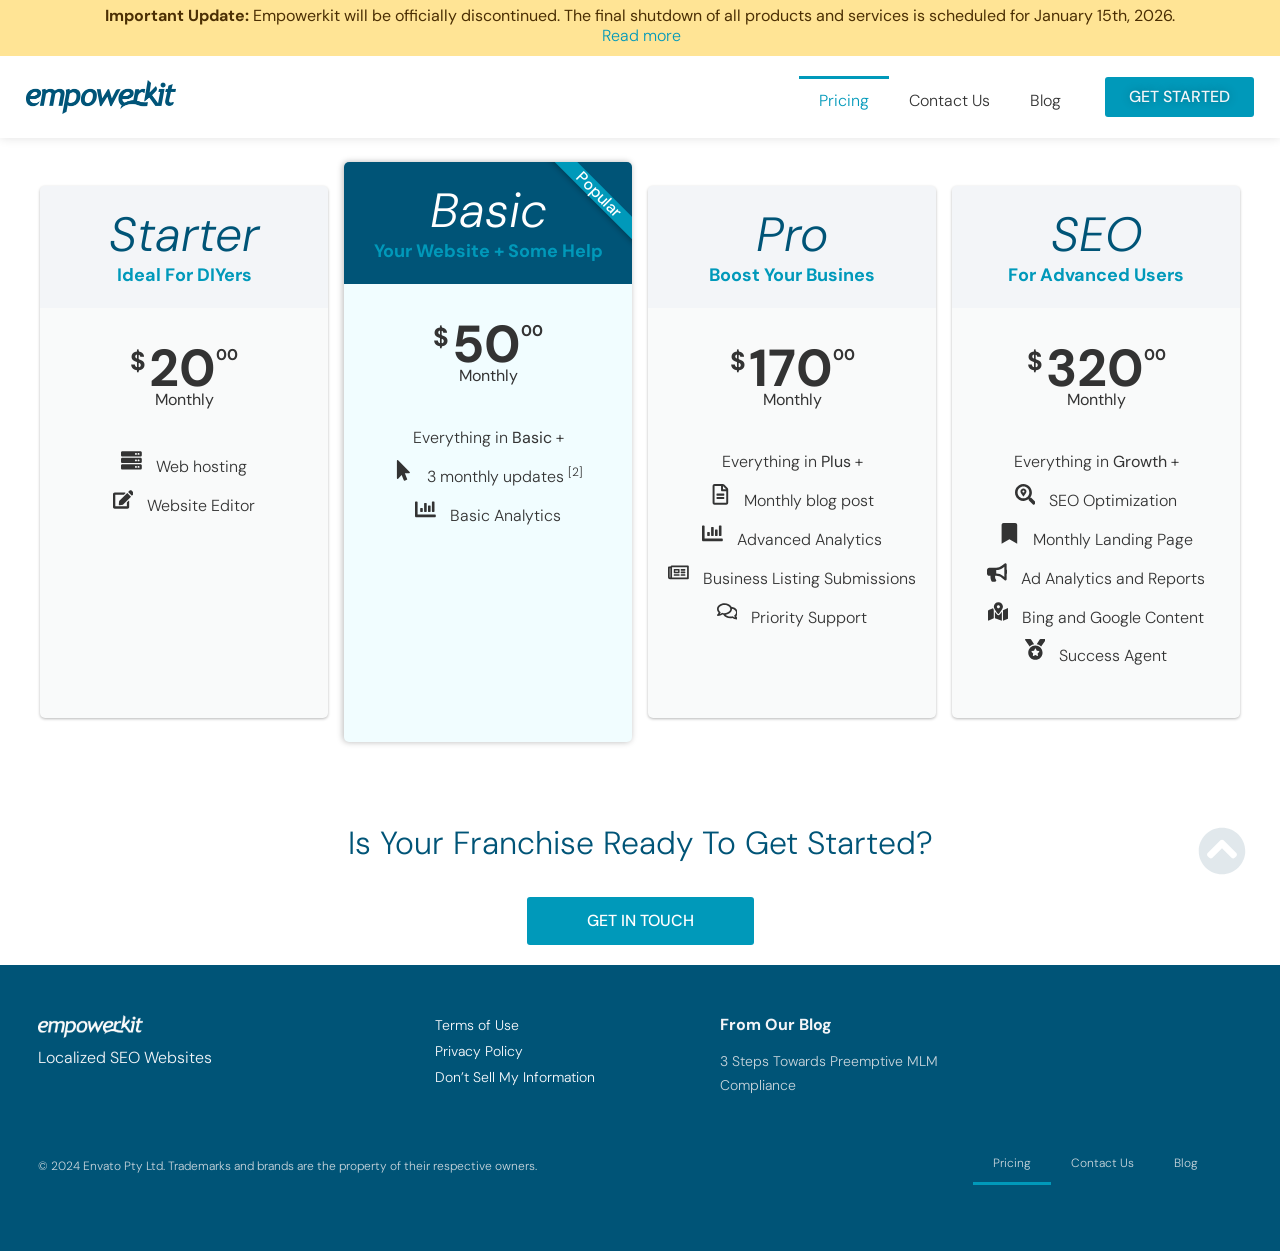
<file: packages/index.html>
<!doctype html>
<html lang="en-US">

<meta http-equiv="content-type" content="text/html;charset=UTF-8" /><head>
	<meta charset="UTF-8">
	<meta name="viewport" content="width=device-width, initial-scale=1">
	<link rel="profile" href="../xfn/11.html">
	<meta name='robots' content='index, follow, max-image-preview:large, max-snippet:-1, max-video-preview:-1' />
	<style>img:is([sizes="auto" i], [sizes^="auto," i]) { contain-intrinsic-size: 3000px 1500px }</style>
	
	

<style id='global-styles-inline-css'>
:root{--wp--preset--aspect-ratio--square: 1;--wp--preset--aspect-ratio--4-3: 4/3;--wp--preset--aspect-ratio--3-4: 3/4;--wp--preset--aspect-ratio--3-2: 3/2;--wp--preset--aspect-ratio--2-3: 2/3;--wp--preset--aspect-ratio--16-9: 16/9;--wp--preset--aspect-ratio--9-16: 9/16;--wp--preset--color--black: #000000;--wp--preset--color--cyan-bluish-gray: #abb8c3;--wp--preset--color--white: #ffffff;--wp--preset--color--pale-pink: #f78da7;--wp--preset--color--vivid-red: #cf2e2e;--wp--preset--color--luminous-vivid-orange: #ff6900;--wp--preset--color--luminous-vivid-amber: #fcb900;--wp--preset--color--light-green-cyan: #7bdcb5;--wp--preset--color--vivid-green-cyan: #00d084;--wp--preset--color--pale-cyan-blue: #8ed1fc;--wp--preset--color--vivid-cyan-blue: #0693e3;--wp--preset--color--vivid-purple: #9b51e0;--wp--preset--gradient--vivid-cyan-blue-to-vivid-purple: linear-gradient(135deg,rgba(6,147,227,1) 0%,rgb(155,81,224) 100%);--wp--preset--gradient--light-green-cyan-to-vivid-green-cyan: linear-gradient(135deg,rgb(122,220,180) 0%,rgb(0,208,130) 100%);--wp--preset--gradient--luminous-vivid-amber-to-luminous-vivid-orange: linear-gradient(135deg,rgba(252,185,0,1) 0%,rgba(255,105,0,1) 100%);--wp--preset--gradient--luminous-vivid-orange-to-vivid-red: linear-gradient(135deg,rgba(255,105,0,1) 0%,rgb(207,46,46) 100%);--wp--preset--gradient--very-light-gray-to-cyan-bluish-gray: linear-gradient(135deg,rgb(238,238,238) 0%,rgb(169,184,195) 100%);--wp--preset--gradient--cool-to-warm-spectrum: linear-gradient(135deg,rgb(74,234,220) 0%,rgb(151,120,209) 20%,rgb(207,42,186) 40%,rgb(238,44,130) 60%,rgb(251,105,98) 80%,rgb(254,248,76) 100%);--wp--preset--gradient--blush-light-purple: linear-gradient(135deg,rgb(255,206,236) 0%,rgb(152,150,240) 100%);--wp--preset--gradient--blush-bordeaux: linear-gradient(135deg,rgb(254,205,165) 0%,rgb(254,45,45) 50%,rgb(107,0,62) 100%);--wp--preset--gradient--luminous-dusk: linear-gradient(135deg,rgb(255,203,112) 0%,rgb(199,81,192) 50%,rgb(65,88,208) 100%);--wp--preset--gradient--pale-ocean: linear-gradient(135deg,rgb(255,245,203) 0%,rgb(182,227,212) 50%,rgb(51,167,181) 100%);--wp--preset--gradient--electric-grass: linear-gradient(135deg,rgb(202,248,128) 0%,rgb(113,206,126) 100%);--wp--preset--gradient--midnight: linear-gradient(135deg,rgb(2,3,129) 0%,rgb(40,116,252) 100%);--wp--preset--font-size--small: 13px;--wp--preset--font-size--medium: 20px;--wp--preset--font-size--large: 36px;--wp--preset--font-size--x-large: 42px;--wp--preset--spacing--20: 0.44rem;--wp--preset--spacing--30: 0.67rem;--wp--preset--spacing--40: 1rem;--wp--preset--spacing--50: 1.5rem;--wp--preset--spacing--60: 2.25rem;--wp--preset--spacing--70: 3.38rem;--wp--preset--spacing--80: 5.06rem;--wp--preset--shadow--natural: 6px 6px 9px rgba(0, 0, 0, 0.2);--wp--preset--shadow--deep: 12px 12px 50px rgba(0, 0, 0, 0.4);--wp--preset--shadow--sharp: 6px 6px 0px rgba(0, 0, 0, 0.2);--wp--preset--shadow--outlined: 6px 6px 0px -3px rgba(255, 255, 255, 1), 6px 6px rgba(0, 0, 0, 1);--wp--preset--shadow--crisp: 6px 6px 0px rgba(0, 0, 0, 1);}:root { --wp--style--global--content-size: 800px;--wp--style--global--wide-size: 1200px; }:where(body) { margin: 0; }.wp-site-blocks > .alignleft { float: left; margin-right: 2em; }.wp-site-blocks > .alignright { float: right; margin-left: 2em; }.wp-site-blocks > .aligncenter { justify-content: center; margin-left: auto; margin-right: auto; }:where(.wp-site-blocks) > * { margin-block-start: 24px; margin-block-end: 0; }:where(.wp-site-blocks) > :first-child { margin-block-start: 0; }:where(.wp-site-blocks) > :last-child { margin-block-end: 0; }:root { --wp--style--block-gap: 24px; }:root :where(.is-layout-flow) > :first-child{margin-block-start: 0;}:root :where(.is-layout-flow) > :last-child{margin-block-end: 0;}:root :where(.is-layout-flow) > *{margin-block-start: 24px;margin-block-end: 0;}:root :where(.is-layout-constrained) > :first-child{margin-block-start: 0;}:root :where(.is-layout-constrained) > :last-child{margin-block-end: 0;}:root :where(.is-layout-constrained) > *{margin-block-start: 24px;margin-block-end: 0;}:root :where(.is-layout-flex){gap: 24px;}:root :where(.is-layout-grid){gap: 24px;}.is-layout-flow > .alignleft{float: left;margin-inline-start: 0;margin-inline-end: 2em;}.is-layout-flow > .alignright{float: right;margin-inline-start: 2em;margin-inline-end: 0;}.is-layout-flow > .aligncenter{margin-left: auto !important;margin-right: auto !important;}.is-layout-constrained > .alignleft{float: left;margin-inline-start: 0;margin-inline-end: 2em;}.is-layout-constrained > .alignright{float: right;margin-inline-start: 2em;margin-inline-end: 0;}.is-layout-constrained > .aligncenter{margin-left: auto !important;margin-right: auto !important;}.is-layout-constrained > :where(:not(.alignleft):not(.alignright):not(.alignfull)){max-width: var(--wp--style--global--content-size);margin-left: auto !important;margin-right: auto !important;}.is-layout-constrained > .alignwide{max-width: var(--wp--style--global--wide-size);}body .is-layout-flex{display: flex;}.is-layout-flex{flex-wrap: wrap;align-items: center;}.is-layout-flex > :is(*, div){margin: 0;}body .is-layout-grid{display: grid;}.is-layout-grid > :is(*, div){margin: 0;}body{padding-top: 0px;padding-right: 0px;padding-bottom: 0px;padding-left: 0px;}a:where(:not(.wp-element-button)){text-decoration: underline;}:root :where(.wp-element-button, .wp-block-button__link){background-color: #32373c;border-width: 0;color: #fff;font-family: inherit;font-size: inherit;line-height: inherit;padding: calc(0.667em + 2px) calc(1.333em + 2px);text-decoration: none;}.has-black-color{color: var(--wp--preset--color--black) !important;}.has-cyan-bluish-gray-color{color: var(--wp--preset--color--cyan-bluish-gray) !important;}.has-white-color{color: var(--wp--preset--color--white) !important;}.has-pale-pink-color{color: var(--wp--preset--color--pale-pink) !important;}.has-vivid-red-color{color: var(--wp--preset--color--vivid-red) !important;}.has-luminous-vivid-orange-color{color: var(--wp--preset--color--luminous-vivid-orange) !important;}.has-luminous-vivid-amber-color{color: var(--wp--preset--color--luminous-vivid-amber) !important;}.has-light-green-cyan-color{color: var(--wp--preset--color--light-green-cyan) !important;}.has-vivid-green-cyan-color{color: var(--wp--preset--color--vivid-green-cyan) !important;}.has-pale-cyan-blue-color{color: var(--wp--preset--color--pale-cyan-blue) !important;}.has-vivid-cyan-blue-color{color: var(--wp--preset--color--vivid-cyan-blue) !important;}.has-vivid-purple-color{color: var(--wp--preset--color--vivid-purple) !important;}.has-black-background-color{background-color: var(--wp--preset--color--black) !important;}.has-cyan-bluish-gray-background-color{background-color: var(--wp--preset--color--cyan-bluish-gray) !important;}.has-white-background-color{background-color: var(--wp--preset--color--white) !important;}.has-pale-pink-background-color{background-color: var(--wp--preset--color--pale-pink) !important;}.has-vivid-red-background-color{background-color: var(--wp--preset--color--vivid-red) !important;}.has-luminous-vivid-orange-background-color{background-color: var(--wp--preset--color--luminous-vivid-orange) !important;}.has-luminous-vivid-amber-background-color{background-color: var(--wp--preset--color--luminous-vivid-amber) !important;}.has-light-green-cyan-background-color{background-color: var(--wp--preset--color--light-green-cyan) !important;}.has-vivid-green-cyan-background-color{background-color: var(--wp--preset--color--vivid-green-cyan) !important;}.has-pale-cyan-blue-background-color{background-color: var(--wp--preset--color--pale-cyan-blue) !important;}.has-vivid-cyan-blue-background-color{background-color: var(--wp--preset--color--vivid-cyan-blue) !important;}.has-vivid-purple-background-color{background-color: var(--wp--preset--color--vivid-purple) !important;}.has-black-border-color{border-color: var(--wp--preset--color--black) !important;}.has-cyan-bluish-gray-border-color{border-color: var(--wp--preset--color--cyan-bluish-gray) !important;}.has-white-border-color{border-color: var(--wp--preset--color--white) !important;}.has-pale-pink-border-color{border-color: var(--wp--preset--color--pale-pink) !important;}.has-vivid-red-border-color{border-color: var(--wp--preset--color--vivid-red) !important;}.has-luminous-vivid-orange-border-color{border-color: var(--wp--preset--color--luminous-vivid-orange) !important;}.has-luminous-vivid-amber-border-color{border-color: var(--wp--preset--color--luminous-vivid-amber) !important;}.has-light-green-cyan-border-color{border-color: var(--wp--preset--color--light-green-cyan) !important;}.has-vivid-green-cyan-border-color{border-color: var(--wp--preset--color--vivid-green-cyan) !important;}.has-pale-cyan-blue-border-color{border-color: var(--wp--preset--color--pale-cyan-blue) !important;}.has-vivid-cyan-blue-border-color{border-color: var(--wp--preset--color--vivid-cyan-blue) !important;}.has-vivid-purple-border-color{border-color: var(--wp--preset--color--vivid-purple) !important;}.has-vivid-cyan-blue-to-vivid-purple-gradient-background{background: var(--wp--preset--gradient--vivid-cyan-blue-to-vivid-purple) !important;}.has-light-green-cyan-to-vivid-green-cyan-gradient-background{background: var(--wp--preset--gradient--light-green-cyan-to-vivid-green-cyan) !important;}.has-luminous-vivid-amber-to-luminous-vivid-orange-gradient-background{background: var(--wp--preset--gradient--luminous-vivid-amber-to-luminous-vivid-orange) !important;}.has-luminous-vivid-orange-to-vivid-red-gradient-background{background: var(--wp--preset--gradient--luminous-vivid-orange-to-vivid-red) !important;}.has-very-light-gray-to-cyan-bluish-gray-gradient-background{background: var(--wp--preset--gradient--very-light-gray-to-cyan-bluish-gray) !important;}.has-cool-to-warm-spectrum-gradient-background{background: var(--wp--preset--gradient--cool-to-warm-spectrum) !important;}.has-blush-light-purple-gradient-background{background: var(--wp--preset--gradient--blush-light-purple) !important;}.has-blush-bordeaux-gradient-background{background: var(--wp--preset--gradient--blush-bordeaux) !important;}.has-luminous-dusk-gradient-background{background: var(--wp--preset--gradient--luminous-dusk) !important;}.has-pale-ocean-gradient-background{background: var(--wp--preset--gradient--pale-ocean) !important;}.has-electric-grass-gradient-background{background: var(--wp--preset--gradient--electric-grass) !important;}.has-midnight-gradient-background{background: var(--wp--preset--gradient--midnight) !important;}.has-small-font-size{font-size: var(--wp--preset--font-size--small) !important;}.has-medium-font-size{font-size: var(--wp--preset--font-size--medium) !important;}.has-large-font-size{font-size: var(--wp--preset--font-size--large) !important;}.has-x-large-font-size{font-size: var(--wp--preset--font-size--x-large) !important;}
:root :where(.wp-block-pullquote){font-size: 1.5em;line-height: 1.6;}
</style>
<link rel='stylesheet' id='breezi-css' href='../wp-content/plugins/breezi/public/css/breezi-public8a54.css' media='all' />
<link rel='stylesheet' id='hello-elementor-css' href='../wp-content/themes/hello-elementor/assets/css/resetedb1.css' media='all' />
<link rel='stylesheet' id='hello-elementor-theme-style-css' href='../wp-content/themes/hello-elementor/assets/css/themeedb1.css' media='all' />
<link rel='stylesheet' id='hello-elementor-header-footer-css' href='../wp-content/themes/hello-elementor/assets/css/header-footeredb1.css' media='all' />
<link rel='stylesheet' id='elementor-frontend-css' href='../wp-content/plugins/elementor/assets/css/frontend.min94b7.css' media='all' />
<link rel='stylesheet' id='elementor-post-1123-css' href='../wp-content/uploads/elementor/css/post-1123b8ff.css' media='all' />
<link rel='stylesheet' id='e-sticky-css' href='../wp-content/plugins/elementor-pro/assets/css/modules/sticky.min242d.css' media='all' />
<link rel='stylesheet' id='e-animation-fadeIn-css' href='../wp-content/plugins/elementor/assets/lib/animations/styles/fadeIn.min94b7.css' media='all' />
<link rel='stylesheet' id='widget-image-css' href='../wp-content/plugins/elementor/assets/css/widget-image.min94b7.css' media='all' />
<link rel='stylesheet' id='widget-nav-menu-css' href='../wp-content/plugins/elementor-pro/assets/css/widget-nav-menu.min242d.css' media='all' />
<link rel='stylesheet' id='e-animation-grow-css' href='../wp-content/plugins/elementor/assets/lib/animations/styles/e-animation-grow.min94b7.css' media='all' />
<link rel='stylesheet' id='widget-heading-css' href='../wp-content/plugins/elementor/assets/css/widget-heading.min94b7.css' media='all' />
<link rel='stylesheet' id='widget-social-icons-css' href='../wp-content/plugins/elementor/assets/css/widget-social-icons.min94b7.css' media='all' />
<link rel='stylesheet' id='e-apple-webkit-css' href='../wp-content/plugins/elementor/assets/css/conditionals/apple-webkit.min94b7.css' media='all' />
<link rel='stylesheet' id='widget-posts-css' href='../wp-content/plugins/elementor-pro/assets/css/widget-posts.min242d.css' media='all' />
<link rel='stylesheet' id='e-ribbon-css' href='../wp-content/plugins/elementor-pro/assets/css/conditionals/ribbon.min242d.css' media='all' />
<link rel='stylesheet' id='widget-price-table-css' href='../wp-content/plugins/elementor-pro/assets/css/widget-price-table.min242d.css' media='all' />
<link rel='stylesheet' id='e-animation-shrink-css' href='../wp-content/plugins/elementor/assets/lib/animations/styles/e-animation-shrink.min94b7.css' media='all' />
<link rel='stylesheet' id='elementor-post-1269-css' href='../wp-content/uploads/elementor/css/post-12698c09.css' media='all' />
<link rel='stylesheet' id='elementor-post-1188-css' href='../wp-content/uploads/elementor/css/post-118814c6.css' media='all' />
<link rel='stylesheet' id='elementor-post-1190-css' href='../wp-content/uploads/elementor/css/post-119014c6.css' media='all' />
<link rel='stylesheet' id='elementor-post-1193-css' href='../wp-content/uploads/elementor/css/post-119314c6.css' media='all' />
<link rel='stylesheet' id='elementor-gf-local-dmsans-css' href='../wp-content/uploads/elementor/google-fonts/css/dmsans4153.css' media='all' />
<script src="../wp-includes/js/jquery/jquery.minf43b.js" id="jquery-core-js"></script>
<script src="../wp-includes/js/jquery/jquery-migrate.min5589.js" id="jquery-migrate-js"></script>
<script src="../wp-content/plugins/breezi/public/js/breezi-public8a54.js" id="breezi-js"></script>
			<style>
				.e-con.e-parent:nth-of-type(n+4):not(.e-lazyloaded):not(.e-no-lazyload),
				.e-con.e-parent:nth-of-type(n+4):not(.e-lazyloaded):not(.e-no-lazyload) * {
					background-image: none !important;
				}
				@media screen and (max-height: 1024px) {
					.e-con.e-parent:nth-of-type(n+3):not(.e-lazyloaded):not(.e-no-lazyload),
					.e-con.e-parent:nth-of-type(n+3):not(.e-lazyloaded):not(.e-no-lazyload) * {
						background-image: none !important;
					}
				}
				@media screen and (max-height: 640px) {
					.e-con.e-parent:nth-of-type(n+2):not(.e-lazyloaded):not(.e-no-lazyload),
					.e-con.e-parent:nth-of-type(n+2):not(.e-lazyloaded):not(.e-no-lazyload) * {
						background-image: none !important;
					}
				}
				.section {
					padding-bottom: 80px;
				}
			</style>
			<link rel="icon" href="../wp-content/uploads/2025/08/cropped-asd-32x32.png" sizes="32x32" />
<link rel="icon" href="../wp-content/uploads/2025/08/cropped-asd-192x192.png" sizes="192x192" />
<link rel="apple-touch-icon" href="../wp-content/uploads/2025/08/cropped-asd-180x180.png" />
<meta name="msapplication-TileImage" content="/wp-content/uploads/2025/08/cropped-asd-270x270.png" />
</head>
<body class="wp-singular page-template-default page page-id-1269 page-parent wp-custom-logo wp-embed-responsive wp-theme-hello-elementor hello-elementor-default elementor-default elementor-kit-1123 elementor-page elementor-page-1269 elementor-page-1193">


<a class="skip-link screen-reader-text" href="#content">Skip to content</a>

		<header data-elementor-type="header" data-elementor-id="1188" class="elementor elementor-1188 elementor-location-header" data-elementor-post-type="elementor_library">
			<div class="elementor-element elementor-element-714b36e e-flex e-con-boxed elementor-invisible e-con e-parent" data-id="714b36e" data-element_type="container" data-settings="{&quot;background_background&quot;:&quot;classic&quot;,&quot;sticky&quot;:&quot;top&quot;,&quot;animation&quot;:&quot;fadeIn&quot;,&quot;sticky_on&quot;:[&quot;desktop&quot;,&quot;tablet&quot;,&quot;mobile&quot;],&quot;sticky_offset&quot;:0,&quot;sticky_effects_offset&quot;:0,&quot;sticky_anchor_link_offset&quot;:0}">
					<div class="e-con-inner">
				<div class="elementor-element elementor-element-ef3f4f1 elementor-widget__width-initial elementor-widget elementor-widget-text-editor" data-id="ef3f4f1" data-element_type="widget" data-widget_type="text-editor.default">
				<div class="elementor-widget-container">
									<p><strong>Important Update:</strong> Empowerkit will be officially discontinued. The final shutdown of all products and services is scheduled for January 15th, 2026.  <a href="../announcement/index.html">Read more</a></p>								</div>
				</div>
					</div>
				</div>
		<div class="elementor-element elementor-element-242aa225 e-flex e-con-boxed elementor-invisible e-con e-parent" data-id="242aa225" data-element_type="container" data-settings="{&quot;sticky&quot;:&quot;top&quot;,&quot;animation&quot;:&quot;fadeIn&quot;,&quot;background_background&quot;:&quot;classic&quot;,&quot;sticky_offset&quot;:40,&quot;sticky_on&quot;:[&quot;desktop&quot;,&quot;tablet&quot;,&quot;mobile&quot;],&quot;sticky_effects_offset&quot;:0,&quot;sticky_anchor_link_offset&quot;:0}">
					<div class="e-con-inner">
		<div class="elementor-element elementor-element-1a4d49f9 e-con-full e-flex e-con e-child" data-id="1a4d49f9" data-element_type="container">
				<div class="elementor-element elementor-element-58928f9 elementor-widget elementor-widget-theme-site-logo elementor-widget-image" data-id="58928f9" data-element_type="widget" data-widget_type="theme-site-logo.default">
				<div class="elementor-widget-container">
											<a href="../index.html">
			<img width="300" height="67" src="../images/Asset-73-300x67.png" class="attachment-medium size-medium wp-image-1129" alt="Empowerkit Logo" />				</a>
											</div>
				</div>
				</div>
		<div class="elementor-element elementor-element-8db1f19 e-con-full e-flex e-con e-child" data-id="8db1f19" data-element_type="container">
				<div class="elementor-element elementor-element-4ac33286 elementor-widget-mobile__width-initial elementor-nav-menu--stretch elementor-nav-menu__align-end elementor-nav-menu--dropdown-tablet elementor-nav-menu__text-align-aside elementor-nav-menu--toggle elementor-nav-menu--burger elementor-widget elementor-widget-nav-menu" data-id="4ac33286" data-element_type="widget" data-settings="{&quot;submenu_icon&quot;:{&quot;value&quot;:&quot;&lt;i class=\&quot;\&quot;&gt;&lt;\/i&gt;&quot;,&quot;library&quot;:&quot;&quot;},&quot;full_width&quot;:&quot;stretch&quot;,&quot;layout&quot;:&quot;horizontal&quot;,&quot;toggle&quot;:&quot;burger&quot;}" data-widget_type="nav-menu.default">
				<div class="elementor-widget-container">
								<nav aria-label="Main Navigation" class="elementor-nav-menu--main elementor-nav-menu__container elementor-nav-menu--layout-horizontal e--pointer-overline e--animation-fade">
				<ul id="menu-1-4ac33286" class="elementor-nav-menu"><li class="menu-item menu-item-type-post_type menu-item-object-page current-menu-item page_item page-item-1269 current_page_item menu-item-1275"><a href="#" aria-current="page" class="elementor-item elementor-item-active">Pricing</a></li>
<li class="menu-item menu-item-type-post_type menu-item-object-page menu-item-1273"><a href="../contact-us/index.html" class="elementor-item">Contact Us</a></li>
<li class="menu-item menu-item-type-taxonomy menu-item-object-category menu-item-1274"><a href="../category/blog/index.html" class="elementor-item">Blog</a></li>
</ul>			</nav>
					<div class="elementor-menu-toggle" role="button" tabindex="0" aria-label="Menu Toggle" aria-expanded="false">
			<svg aria-hidden="true" role="presentation" class="elementor-menu-toggle__icon--open e-font-icon-svg e-eicon-menu-bar" viewBox="0 0 1000 1000" xmlns="http://www.w3.org/2000/svg"><path d="M104 333H896C929 333 958 304 958 271S929 208 896 208H104C71 208 42 237 42 271S71 333 104 333ZM104 583H896C929 583 958 554 958 521S929 458 896 458H104C71 458 42 487 42 521S71 583 104 583ZM104 833H896C929 833 958 804 958 771S929 708 896 708H104C71 708 42 737 42 771S71 833 104 833Z"></path></svg><svg aria-hidden="true" role="presentation" class="elementor-menu-toggle__icon--close e-font-icon-svg e-eicon-close" viewBox="0 0 1000 1000" xmlns="http://www.w3.org/2000/svg"><path d="M742 167L500 408 258 167C246 154 233 150 217 150 196 150 179 158 167 167 154 179 150 196 150 212 150 229 154 242 171 254L408 500 167 742C138 771 138 800 167 829 196 858 225 858 254 829L496 587 738 829C750 842 767 846 783 846 800 846 817 842 829 829 842 817 846 804 846 783 846 767 842 750 829 737L588 500 833 258C863 229 863 200 833 171 804 137 775 137 742 167Z"></path></svg>		</div>
					<nav class="elementor-nav-menu--dropdown elementor-nav-menu__container" aria-hidden="true">
				<ul id="menu-2-4ac33286" class="elementor-nav-menu"><li class="menu-item menu-item-type-post_type menu-item-object-page current-menu-item page_item page-item-1269 current_page_item menu-item-1275"><a href="#" aria-current="page" class="elementor-item elementor-item-active" tabindex="-1">Pricing</a></li>
<li class="menu-item menu-item-type-post_type menu-item-object-page menu-item-1273"><a href="../contact-us/index.html" class="elementor-item" tabindex="-1">Contact Us</a></li>
<li class="menu-item menu-item-type-taxonomy menu-item-object-category menu-item-1274"><a href="../category/blog/index.html" class="elementor-item" tabindex="-1">Blog</a></li>
</ul>			</nav>
						</div>
				</div>
				<div class="elementor-element elementor-element-2d3fae91 elementor-align-right elementor-hidden-tablet elementor-hidden-mobile elementor-widget elementor-widget-button" data-id="2d3fae91" data-element_type="widget" data-widget_type="button.default">
				<div class="elementor-widget-container">
									<div class="elementor-button-wrapper">
					<a class="elementor-button elementor-button-link elementor-size-sm elementor-animation-grow" href="../contact-us/index.html">
						<span class="elementor-button-content-wrapper">
									<span class="elementor-button-text">GET STARTED</span>
					</span>
					</a>
				</div>
								</div>
				</div>
				</div>
					</div>
				</div>
				</header>
				<div data-elementor-type="single-page" data-elementor-id="1193" class="elementor elementor-1193 elementor-location-single post-1269 page type-page status-publish has-post-thumbnail hentry" data-elementor-post-type="elementor_library">
			<div class="elementor-element elementor-element-1082d543 e-con-full e-flex e-con e-parent" data-id="1082d543" data-element_type="container">
				<div class="elementor-element elementor-element-41532c1 elementor-widget elementor-widget-theme-post-content" data-id="41532c1" data-element_type="widget" data-widget_type="theme-post-content.default">
				<div class="elementor-widget-container">
							<div data-elementor-type="wp-page" data-elementor-id="1269" class="elementor elementor-1269" data-elementor-post-type="page">
				<div class="elementor-element elementor-element-40eb8175 e-grid e-con-boxed e-con e-parent" data-id="40eb8175" data-element_type="container">
					<div class="e-con-inner">
				<div class="elementor-element elementor-element-9c03e8d elementor-widget__width-inherit elementor-widget elementor-widget-price-table" data-id="9c03e8d" data-element_type="widget" data-widget_type="price-table.default">
				<div class="elementor-widget-container">
					
		<div class="elementor-price-table">
							<div class="elementor-price-table__header">
											<h3 class="elementor-price-table__heading">
						Starter						</h3>
					
											<span class="elementor-price-table__subheading">
							Ideal for DIYers						</span>
									</div>
			
			<div class="elementor-price-table__price">
								<span class="elementor-price-table__currency">&#036;</span>									<span class="elementor-price-table__integer-part">
						20					</span>
				
									<div class="elementor-price-table__after-price">
						<span class="elementor-price-table__fractional-part">
							00						</span>

											</div>
				
				
									<span class="elementor-price-table__period elementor-typo-excluded">Monthly</span>							</div>

							<ul class="elementor-price-table__features-list">
											<li class="elementor-repeater-item-64dde9a">
							<div class="elementor-price-table__feature-inner">
								<svg aria-hidden="true" class="e-font-icon-svg e-fas-server" viewBox="0 0 512 512" xmlns="http://www.w3.org/2000/svg"><path d="M480 160H32c-17.673 0-32-14.327-32-32V64c0-17.673 14.327-32 32-32h448c17.673 0 32 14.327 32 32v64c0 17.673-14.327 32-32 32zm-48-88c-13.255 0-24 10.745-24 24s10.745 24 24 24 24-10.745 24-24-10.745-24-24-24zm-64 0c-13.255 0-24 10.745-24 24s10.745 24 24 24 24-10.745 24-24-10.745-24-24-24zm112 248H32c-17.673 0-32-14.327-32-32v-64c0-17.673 14.327-32 32-32h448c17.673 0 32 14.327 32 32v64c0 17.673-14.327 32-32 32zm-48-88c-13.255 0-24 10.745-24 24s10.745 24 24 24 24-10.745 24-24-10.745-24-24-24zm-64 0c-13.255 0-24 10.745-24 24s10.745 24 24 24 24-10.745 24-24-10.745-24-24-24zm112 248H32c-17.673 0-32-14.327-32-32v-64c0-17.673 14.327-32 32-32h448c17.673 0 32 14.327 32 32v64c0 17.673-14.327 32-32 32zm-48-88c-13.255 0-24 10.745-24 24s10.745 24 24 24 24-10.745 24-24-10.745-24-24-24zm-64 0c-13.255 0-24 10.745-24 24s10.745 24 24 24 24-10.745 24-24-10.745-24-24-24z"></path></svg>																	<span >
										Web hosting									</span>
																</div>
						</li>
											<li class="elementor-repeater-item-923606a">
							<div class="elementor-price-table__feature-inner">
								<svg aria-hidden="true" class="e-font-icon-svg e-fas-edit" viewBox="0 0 576 512" xmlns="http://www.w3.org/2000/svg"><path d="M402.6 83.2l90.2 90.2c3.8 3.8 3.8 10 0 13.8L274.4 405.6l-92.8 10.3c-12.4 1.4-22.9-9.1-21.5-21.5l10.3-92.8L388.8 83.2c3.8-3.8 10-3.8 13.8 0zm162-22.9l-48.8-48.8c-15.2-15.2-39.9-15.2-55.2 0l-35.4 35.4c-3.8 3.8-3.8 10 0 13.8l90.2 90.2c3.8 3.8 10 3.8 13.8 0l35.4-35.4c15.2-15.3 15.2-40 0-55.2zM384 346.2V448H64V128h229.8c3.2 0 6.2-1.3 8.5-3.5l40-40c7.6-7.6 2.2-20.5-8.5-20.5H48C21.5 64 0 85.5 0 112v352c0 26.5 21.5 48 48 48h352c26.5 0 48-21.5 48-48V306.2c0-10.7-12.9-16-20.5-8.5l-40 40c-2.2 2.3-3.5 5.3-3.5 8.5z"></path></svg>																	<span >
										Website Editor									</span>
																</div>
						</li>
									</ul>
			
					</div>

						</div>
				</div>
				<div class="elementor-element elementor-element-dfe59ab elementor-widget__width-inherit elementor-widget elementor-widget-price-table" data-id="dfe59ab" data-element_type="widget" data-widget_type="price-table.default">
				<div class="elementor-widget-container">
					
		<div class="elementor-price-table">
							<div class="elementor-price-table__header">
											<h3 class="elementor-price-table__heading">
						Basic						</h3>
					
											<span class="elementor-price-table__subheading">
							your website + some help						</span>
									</div>
			
			<div class="elementor-price-table__price">
								<span class="elementor-price-table__currency">&#036;</span>									<span class="elementor-price-table__integer-part">
						50					</span>
				
									<div class="elementor-price-table__after-price">
						<span class="elementor-price-table__fractional-part">
							00						</span>

											</div>
				
				
									<span class="elementor-price-table__period elementor-typo-excluded">Monthly</span>							</div>

							<ul class="elementor-price-table__features-list">
											<li class="elementor-repeater-item-64dde9a">
							<div class="elementor-price-table__feature-inner">
																									<span >
										Everything in <strong>Basic</strong> +									</span>
																</div>
						</li>
											<li class="elementor-repeater-item-923606a">
							<div class="elementor-price-table__feature-inner">
								<svg aria-hidden="true" class="e-font-icon-svg e-fas-mouse-pointer" viewBox="0 0 320 512" xmlns="http://www.w3.org/2000/svg"><path d="M302.189 329.126H196.105l55.831 135.993c3.889 9.428-.555 19.999-9.444 23.999l-49.165 21.427c-9.165 4-19.443-.571-23.332-9.714l-53.053-129.136-86.664 89.138C18.729 472.71 0 463.554 0 447.977V18.299C0 1.899 19.921-6.096 30.277 5.443l284.412 292.542c11.472 11.179 3.007 31.141-12.5 31.141z"></path></svg>																	<span >
										3 monthly updates <sup>[2]</sup>									</span>
																</div>
						</li>
											<li class="elementor-repeater-item-26e713a">
							<div class="elementor-price-table__feature-inner">
								<svg aria-hidden="true" class="e-font-icon-svg e-fas-chart-bar" viewBox="0 0 512 512" xmlns="http://www.w3.org/2000/svg"><path d="M332.8 320h38.4c6.4 0 12.8-6.4 12.8-12.8V172.8c0-6.4-6.4-12.8-12.8-12.8h-38.4c-6.4 0-12.8 6.4-12.8 12.8v134.4c0 6.4 6.4 12.8 12.8 12.8zm96 0h38.4c6.4 0 12.8-6.4 12.8-12.8V76.8c0-6.4-6.4-12.8-12.8-12.8h-38.4c-6.4 0-12.8 6.4-12.8 12.8v230.4c0 6.4 6.4 12.8 12.8 12.8zm-288 0h38.4c6.4 0 12.8-6.4 12.8-12.8v-70.4c0-6.4-6.4-12.8-12.8-12.8h-38.4c-6.4 0-12.8 6.4-12.8 12.8v70.4c0 6.4 6.4 12.8 12.8 12.8zm96 0h38.4c6.4 0 12.8-6.4 12.8-12.8V108.8c0-6.4-6.4-12.8-12.8-12.8h-38.4c-6.4 0-12.8 6.4-12.8 12.8v198.4c0 6.4 6.4 12.8 12.8 12.8zM496 384H64V80c0-8.84-7.16-16-16-16H16C7.16 64 0 71.16 0 80v336c0 17.67 14.33 32 32 32h464c8.84 0 16-7.16 16-16v-32c0-8.84-7.16-16-16-16z"></path></svg>																	<span >
										Basic Analytics									</span>
																</div>
						</li>
									</ul>
			
					</div>

					<div class="elementor-ribbon elementor-ribbon-right">
				<div class="elementor-ribbon-inner">
					Popular				</div>
			</div>
							</div>
				</div>
				<div class="elementor-element elementor-element-722178b2 elementor-widget__width-inherit elementor-widget elementor-widget-price-table" data-id="722178b2" data-element_type="widget" data-widget_type="price-table.default">
				<div class="elementor-widget-container">
					
		<div class="elementor-price-table">
							<div class="elementor-price-table__header">
											<h3 class="elementor-price-table__heading">
						Pro						</h3>
					
											<span class="elementor-price-table__subheading">
							Boost Your Busines						</span>
									</div>
			
			<div class="elementor-price-table__price">
								<span class="elementor-price-table__currency">&#036;</span>									<span class="elementor-price-table__integer-part">
						170					</span>
				
									<div class="elementor-price-table__after-price">
						<span class="elementor-price-table__fractional-part">
							00						</span>

											</div>
				
				
									<span class="elementor-price-table__period elementor-typo-excluded">Monthly</span>							</div>

							<ul class="elementor-price-table__features-list">
											<li class="elementor-repeater-item-64dde9a">
							<div class="elementor-price-table__feature-inner">
																									<span >
										Everything in <strong>Plus</strong> +									</span>
																</div>
						</li>
											<li class="elementor-repeater-item-923606a">
							<div class="elementor-price-table__feature-inner">
								<svg aria-hidden="true" class="e-font-icon-svg e-far-file-alt" viewBox="0 0 384 512" xmlns="http://www.w3.org/2000/svg"><path d="M288 248v28c0 6.6-5.4 12-12 12H108c-6.6 0-12-5.4-12-12v-28c0-6.6 5.4-12 12-12h168c6.6 0 12 5.4 12 12zm-12 72H108c-6.6 0-12 5.4-12 12v28c0 6.6 5.4 12 12 12h168c6.6 0 12-5.4 12-12v-28c0-6.6-5.4-12-12-12zm108-188.1V464c0 26.5-21.5 48-48 48H48c-26.5 0-48-21.5-48-48V48C0 21.5 21.5 0 48 0h204.1C264.8 0 277 5.1 286 14.1L369.9 98c9 8.9 14.1 21.2 14.1 33.9zm-128-80V128h76.1L256 51.9zM336 464V176H232c-13.3 0-24-10.7-24-24V48H48v416h288z"></path></svg>																	<span >
										Monthly blog post									</span>
																</div>
						</li>
											<li class="elementor-repeater-item-26e713a">
							<div class="elementor-price-table__feature-inner">
								<svg aria-hidden="true" class="e-font-icon-svg e-fas-chart-bar" viewBox="0 0 512 512" xmlns="http://www.w3.org/2000/svg"><path d="M332.8 320h38.4c6.4 0 12.8-6.4 12.8-12.8V172.8c0-6.4-6.4-12.8-12.8-12.8h-38.4c-6.4 0-12.8 6.4-12.8 12.8v134.4c0 6.4 6.4 12.8 12.8 12.8zm96 0h38.4c6.4 0 12.8-6.4 12.8-12.8V76.8c0-6.4-6.4-12.8-12.8-12.8h-38.4c-6.4 0-12.8 6.4-12.8 12.8v230.4c0 6.4 6.4 12.8 12.8 12.8zm-288 0h38.4c6.4 0 12.8-6.4 12.8-12.8v-70.4c0-6.4-6.4-12.8-12.8-12.8h-38.4c-6.4 0-12.8 6.4-12.8 12.8v70.4c0 6.4 6.4 12.8 12.8 12.8zm96 0h38.4c6.4 0 12.8-6.4 12.8-12.8V108.8c0-6.4-6.4-12.8-12.8-12.8h-38.4c-6.4 0-12.8 6.4-12.8 12.8v198.4c0 6.4 6.4 12.8 12.8 12.8zM496 384H64V80c0-8.84-7.16-16-16-16H16C7.16 64 0 71.16 0 80v336c0 17.67 14.33 32 32 32h464c8.84 0 16-7.16 16-16v-32c0-8.84-7.16-16-16-16z"></path></svg>																	<span >
										Advanced Analytics									</span>
																</div>
						</li>
											<li class="elementor-repeater-item-0517140">
							<div class="elementor-price-table__feature-inner">
								<svg aria-hidden="true" class="e-font-icon-svg e-far-newspaper" viewBox="0 0 576 512" xmlns="http://www.w3.org/2000/svg"><path d="M552 64H112c-20.858 0-38.643 13.377-45.248 32H24c-13.255 0-24 10.745-24 24v272c0 30.928 25.072 56 56 56h496c13.255 0 24-10.745 24-24V88c0-13.255-10.745-24-24-24zM48 392V144h16v248c0 4.411-3.589 8-8 8s-8-3.589-8-8zm480 8H111.422c.374-2.614.578-5.283.578-8V112h416v288zM172 280h136c6.627 0 12-5.373 12-12v-96c0-6.627-5.373-12-12-12H172c-6.627 0-12 5.373-12 12v96c0 6.627 5.373 12 12 12zm28-80h80v40h-80v-40zm-40 140v-24c0-6.627 5.373-12 12-12h136c6.627 0 12 5.373 12 12v24c0 6.627-5.373 12-12 12H172c-6.627 0-12-5.373-12-12zm192 0v-24c0-6.627 5.373-12 12-12h104c6.627 0 12 5.373 12 12v24c0 6.627-5.373 12-12 12H364c-6.627 0-12-5.373-12-12zm0-144v-24c0-6.627 5.373-12 12-12h104c6.627 0 12 5.373 12 12v24c0 6.627-5.373 12-12 12H364c-6.627 0-12-5.373-12-12zm0 72v-24c0-6.627 5.373-12 12-12h104c6.627 0 12 5.373 12 12v24c0 6.627-5.373 12-12 12H364c-6.627 0-12-5.373-12-12z"></path></svg>																	<span >
										Business Listing Submissions									</span>
																</div>
						</li>
											<li class="elementor-repeater-item-e34c84e">
							<div class="elementor-price-table__feature-inner">
								<svg aria-hidden="true" class="e-font-icon-svg e-far-comments" viewBox="0 0 576 512" xmlns="http://www.w3.org/2000/svg"><path d="M532 386.2c27.5-27.1 44-61.1 44-98.2 0-80-76.5-146.1-176.2-157.9C368.3 72.5 294.3 32 208 32 93.1 32 0 103.6 0 192c0 37 16.5 71 44 98.2-15.3 30.7-37.3 54.5-37.7 54.9-6.3 6.7-8.1 16.5-4.4 25 3.6 8.5 12 14 21.2 14 53.5 0 96.7-20.2 125.2-38.8 9.2 2.1 18.7 3.7 28.4 4.9C208.1 407.6 281.8 448 368 448c20.8 0 40.8-2.4 59.8-6.8C456.3 459.7 499.4 480 553 480c9.2 0 17.5-5.5 21.2-14 3.6-8.5 1.9-18.3-4.4-25-.4-.3-22.5-24.1-37.8-54.8zm-392.8-92.3L122.1 305c-14.1 9.1-28.5 16.3-43.1 21.4 2.7-4.7 5.4-9.7 8-14.8l15.5-31.1L77.7 256C64.2 242.6 48 220.7 48 192c0-60.7 73.3-112 160-112s160 51.3 160 112-73.3 112-160 112c-16.5 0-33-1.9-49-5.6l-19.8-4.5zM498.3 352l-24.7 24.4 15.5 31.1c2.6 5.1 5.3 10.1 8 14.8-14.6-5.1-29-12.3-43.1-21.4l-17.1-11.1-19.9 4.6c-16 3.7-32.5 5.6-49 5.6-54 0-102.2-20.1-131.3-49.7C338 339.5 416 272.9 416 192c0-3.4-.4-6.7-.7-10C479.7 196.5 528 238.8 528 288c0 28.7-16.2 50.6-29.7 64z"></path></svg>																	<span >
										Priority Support									</span>
																</div>
						</li>
									</ul>
			
					</div>

						</div>
				</div>
				<div class="elementor-element elementor-element-7cdddf44 elementor-widget__width-inherit elementor-widget elementor-widget-price-table" data-id="7cdddf44" data-element_type="widget" data-widget_type="price-table.default">
				<div class="elementor-widget-container">
					
		<div class="elementor-price-table">
							<div class="elementor-price-table__header">
											<h3 class="elementor-price-table__heading">
						SEO						</h3>
					
											<span class="elementor-price-table__subheading">
							For Advanced Users						</span>
									</div>
			
			<div class="elementor-price-table__price">
								<span class="elementor-price-table__currency">&#036;</span>									<span class="elementor-price-table__integer-part">
						320					</span>
				
									<div class="elementor-price-table__after-price">
						<span class="elementor-price-table__fractional-part">
							00						</span>

											</div>
				
				
									<span class="elementor-price-table__period elementor-typo-excluded">Monthly</span>							</div>

							<ul class="elementor-price-table__features-list">
											<li class="elementor-repeater-item-64dde9a">
							<div class="elementor-price-table__feature-inner">
																									<span >
										Everything in <strong>Growth</strong> +									</span>
																</div>
						</li>
											<li class="elementor-repeater-item-923606a">
							<div class="elementor-price-table__feature-inner">
								<svg aria-hidden="true" class="e-font-icon-svg e-fas-search-location" viewBox="0 0 512 512" xmlns="http://www.w3.org/2000/svg"><path d="M505.04 442.66l-99.71-99.69c-4.5-4.5-10.6-7-17-7h-16.3c27.6-35.3 44-79.69 44-127.99C416.03 93.09 322.92 0 208.02 0S0 93.09 0 207.98s93.11 207.98 208.02 207.98c48.3 0 92.71-16.4 128.01-44v16.3c0 6.4 2.5 12.5 7 17l99.71 99.69c9.4 9.4 24.6 9.4 33.9 0l28.3-28.3c9.4-9.4 9.4-24.59.1-33.99zm-297.02-90.7c-79.54 0-144-64.34-144-143.98 0-79.53 64.35-143.98 144-143.98 79.54 0 144 64.34 144 143.98 0 79.53-64.35 143.98-144 143.98zm.02-239.96c-40.78 0-73.84 33.05-73.84 73.83 0 32.96 48.26 93.05 66.75 114.86a9.24 9.24 0 0 0 14.18 0c18.49-21.81 66.75-81.89 66.75-114.86 0-40.78-33.06-73.83-73.84-73.83zm0 96c-13.26 0-24-10.75-24-24 0-13.26 10.75-24 24-24s24 10.74 24 24c0 13.25-10.75 24-24 24z"></path></svg>																	<span >
										SEO Optimization									</span>
																</div>
						</li>
											<li class="elementor-repeater-item-23f0b94">
							<div class="elementor-price-table__feature-inner">
								<svg aria-hidden="true" class="e-font-icon-svg e-fas-bookmark" viewBox="0 0 384 512" xmlns="http://www.w3.org/2000/svg"><path d="M0 512V48C0 21.49 21.49 0 48 0h288c26.51 0 48 21.49 48 48v464L192 400 0 512z"></path></svg>																	<span >
										Monthly Landing Page									</span>
																</div>
						</li>
											<li class="elementor-repeater-item-26e713a">
							<div class="elementor-price-table__feature-inner">
								<svg aria-hidden="true" class="e-font-icon-svg e-fas-bullhorn" viewBox="0 0 576 512" xmlns="http://www.w3.org/2000/svg"><path d="M576 240c0-23.63-12.95-44.04-32-55.12V32.01C544 23.26 537.02 0 512 0c-7.12 0-14.19 2.38-19.98 7.02l-85.03 68.03C364.28 109.19 310.66 128 256 128H64c-35.35 0-64 28.65-64 64v96c0 35.35 28.65 64 64 64h33.7c-1.39 10.48-2.18 21.14-2.18 32 0 39.77 9.26 77.35 25.56 110.94 5.19 10.69 16.52 17.06 28.4 17.06h74.28c26.05 0 41.69-29.84 25.9-50.56-16.4-21.52-26.15-48.36-26.15-77.44 0-11.11 1.62-21.79 4.41-32H256c54.66 0 108.28 18.81 150.98 52.95l85.03 68.03a32.023 32.023 0 0 0 19.98 7.02c24.92 0 32-22.78 32-32V295.13C563.05 284.04 576 263.63 576 240zm-96 141.42l-33.05-26.44C392.95 311.78 325.12 288 256 288v-96c69.12 0 136.95-23.78 190.95-66.98L480 98.58v282.84z"></path></svg>																	<span >
										Ad Analytics and Reports									</span>
																</div>
						</li>
											<li class="elementor-repeater-item-0517140">
							<div class="elementor-price-table__feature-inner">
								<svg aria-hidden="true" class="e-font-icon-svg e-fas-map-marked-alt" viewBox="0 0 576 512" xmlns="http://www.w3.org/2000/svg"><path d="M288 0c-69.59 0-126 56.41-126 126 0 56.26 82.35 158.8 113.9 196.02 6.39 7.54 17.82 7.54 24.2 0C331.65 284.8 414 182.26 414 126 414 56.41 357.59 0 288 0zm0 168c-23.2 0-42-18.8-42-42s18.8-42 42-42 42 18.8 42 42-18.8 42-42 42zM20.12 215.95A32.006 32.006 0 0 0 0 245.66v250.32c0 11.32 11.43 19.06 21.94 14.86L160 448V214.92c-8.84-15.98-16.07-31.54-21.25-46.42L20.12 215.95zM288 359.67c-14.07 0-27.38-6.18-36.51-16.96-19.66-23.2-40.57-49.62-59.49-76.72v182l192 64V266c-18.92 27.09-39.82 53.52-59.49 76.72-9.13 10.77-22.44 16.95-36.51 16.95zm266.06-198.51L416 224v288l139.88-55.95A31.996 31.996 0 0 0 576 426.34V176.02c0-11.32-11.43-19.06-21.94-14.86z"></path></svg>																	<span >
										Bing and Google Content									</span>
																</div>
						</li>
											<li class="elementor-repeater-item-e34c84e">
							<div class="elementor-price-table__feature-inner">
								<svg aria-hidden="true" class="e-font-icon-svg e-fas-medal" viewBox="0 0 512 512" xmlns="http://www.w3.org/2000/svg"><path d="M223.75 130.75L154.62 15.54A31.997 31.997 0 0 0 127.18 0H16.03C3.08 0-4.5 14.57 2.92 25.18l111.27 158.96c29.72-27.77 67.52-46.83 109.56-53.39zM495.97 0H384.82c-11.24 0-21.66 5.9-27.44 15.54l-69.13 115.21c42.04 6.56 79.84 25.62 109.56 53.38L509.08 25.18C516.5 14.57 508.92 0 495.97 0zM256 160c-97.2 0-176 78.8-176 176s78.8 176 176 176 176-78.8 176-176-78.8-176-176-176zm92.52 157.26l-37.93 36.96 8.97 52.22c1.6 9.36-8.26 16.51-16.65 12.09L256 393.88l-46.9 24.65c-8.4 4.45-18.25-2.74-16.65-12.09l8.97-52.22-37.93-36.96c-6.82-6.64-3.05-18.23 6.35-19.59l52.43-7.64 23.43-47.52c2.11-4.28 6.19-6.39 10.28-6.39 4.11 0 8.22 2.14 10.33 6.39l23.43 47.52 52.43 7.64c9.4 1.36 13.17 12.95 6.35 19.59z"></path></svg>																	<span >
										Success Agent									</span>
																</div>
						</li>
									</ul>
			
					</div>

						</div>
				</div>
					</div>
				</div>
		<div class="elementor-element elementor-element-7585a5e3 e-con-full e-flex e-con e-parent" data-id="7585a5e3" data-element_type="container" data-settings="{&quot;position&quot;:&quot;fixed&quot;}">
				<div class="elementor-element elementor-element-42be1e40 elementor-widget__width-initial elementor-view-default elementor-widget elementor-widget-icon" data-id="42be1e40" data-element_type="widget" data-widget_type="icon.default">
				<div class="elementor-widget-container">
							<div class="elementor-icon-wrapper">
			<a class="elementor-icon elementor-animation-shrink" href="#scroll-up">
			<svg aria-hidden="true" class="e-font-icon-svg e-fas-chevron-circle-up" viewBox="0 0 512 512" xmlns="http://www.w3.org/2000/svg"><path d="M8 256C8 119 119 8 256 8s248 111 248 248-111 248-248 248S8 393 8 256zm231-113.9L103.5 277.6c-9.4 9.4-9.4 24.6 0 33.9l17 17c9.4 9.4 24.6 9.4 33.9 0L256 226.9l101.6 101.6c9.4 9.4 24.6 9.4 33.9 0l17-17c9.4-9.4 9.4-24.6 0-33.9L273 142.1c-9.4-9.4-24.6-9.4-34 0z"></path></svg>			</a>
		</div>
						</div>
				</div>
				</div>
		<div class="elementor-element elementor-element-432cb7ab e-flex e-con-boxed e-con e-parent" data-id="432cb7ab" data-element_type="container" style="margin-bottom: 20px;">
					<div class="e-con-inner" class="section">
				<div class="elementor-element elementor-element-645813b4 elementor-widget elementor-widget-heading" data-id="645813b4" data-element_type="widget" data-widget_type="heading.default">
				<div class="elementor-widget-container">
					<span class="elementor-heading-title elementor-size-default">is your Franchise Ready to get started?</span>				</div>
				</div>
				<div class="elementor-element elementor-element-695e3170 elementor-align-center elementor-widget elementor-widget-button" data-id="695e3170" data-element_type="widget" data-widget_type="button.default">
				<div class="elementor-widget-container">
									<div class="elementor-button-wrapper">
					<a class="elementor-button elementor-button-link elementor-size-sm" href="#">
						<span class="elementor-button-content-wrapper">
									<span class="elementor-button-text">GET IN TOUCH</span>
					</span>
					</a>
				</div>
								</div>
				</div>
					</div>
				</div>
				</div>
						</div>
				</div>
				</div>
				</div>
				<footer data-elementor-type="footer" data-elementor-id="1190" class="elementor elementor-1190 elementor-location-footer" data-elementor-post-type="elementor_library">
			<div class="elementor-element elementor-element-ebc881f e-flex e-con-boxed e-con e-parent" data-id="ebc881f" data-element_type="container" data-settings="{&quot;background_background&quot;:&quot;classic&quot;}">
					<div class="e-con-inner">
		<div class="elementor-element elementor-element-432dfe6e e-con-full e-flex e-con e-child" data-id="432dfe6e" data-element_type="container">
				<div class="elementor-element elementor-element-460d75ec elementor-widget elementor-widget-image" data-id="460d75ec" data-element_type="widget" data-widget_type="image.default">
				<div class="elementor-widget-container"><a href="../index.html">
					<img width="300" height="65" src="../images/EKWhite-300x65.png" class="attachment-medium size-medium wp-image-1191" alt="Empowerkit Logo" />				</a>															</div>
				</div>
				<div class="elementor-element elementor-element-20f9a113 elementor-widget elementor-widget-heading" data-id="20f9a113" data-element_type="widget" data-widget_type="heading.default">
				<div class="elementor-widget-container">
					<h4 class="elementor-heading-title elementor-size-default">Localized SEO Websites</h4>				</div>
				</div>
				<div class="elementor-element elementor-element-2524ed0a elementor-shape-circle e-grid-align-left elementor-hidden-desktop elementor-hidden-tablet elementor-hidden-mobile elementor-grid-0 elementor-widget elementor-widget-social-icons" data-id="2524ed0a" data-element_type="widget" data-widget_type="social-icons.default">
				<div class="elementor-widget-container">
							<div class="elementor-social-icons-wrapper elementor-grid" role="list">
							<span class="elementor-grid-item" role="listitem">
					<a class="elementor-icon elementor-social-icon elementor-social-icon-facebook elementor-repeater-item-0943386" target="_blank">
						<span class="elementor-screen-only">Facebook</span>
						<svg class="e-font-icon-svg e-fab-facebook" viewBox="0 0 512 512" xmlns="http://www.w3.org/2000/svg"><path d="M504 256C504 119 393 8 256 8S8 119 8 256c0 123.78 90.69 226.38 209.25 245V327.69h-63V256h63v-54.64c0-62.15 37-96.48 93.67-96.48 27.14 0 55.52 4.84 55.52 4.84v61h-31.28c-30.8 0-40.41 19.12-40.41 38.73V256h68.78l-11 71.69h-57.78V501C413.31 482.38 504 379.78 504 256z"></path></svg>					</a>
				</span>
							<span class="elementor-grid-item" role="listitem">
					<a class="elementor-icon elementor-social-icon elementor-social-icon-twitter elementor-repeater-item-c8b3eef" target="_blank">
						<span class="elementor-screen-only">Twitter</span>
						<svg class="e-font-icon-svg e-fab-twitter" viewBox="0 0 512 512" xmlns="http://www.w3.org/2000/svg"><path d="M459.37 151.716c.325 4.548.325 9.097.325 13.645 0 138.72-105.583 298.558-298.558 298.558-59.452 0-114.68-17.219-161.137-47.106 8.447.974 16.568 1.299 25.34 1.299 49.055 0 94.213-16.568 130.274-44.832-46.132-.975-84.792-31.188-98.112-72.772 6.498.974 12.995 1.624 19.818 1.624 9.421 0 18.843-1.3 27.614-3.573-48.081-9.747-84.143-51.98-84.143-102.985v-1.299c13.969 7.797 30.214 12.67 47.431 13.319-28.264-18.843-46.781-51.005-46.781-87.391 0-19.492 5.197-37.36 14.294-52.954 51.655 63.675 129.3 105.258 216.365 109.807-1.624-7.797-2.599-15.918-2.599-24.04 0-57.828 46.782-104.934 104.934-104.934 30.213 0 57.502 12.67 76.67 33.137 23.715-4.548 46.456-13.32 66.599-25.34-7.798 24.366-24.366 44.833-46.132 57.827 21.117-2.273 41.584-8.122 60.426-16.243-14.292 20.791-32.161 39.308-52.628 54.253z"></path></svg>					</a>
				</span>
							<span class="elementor-grid-item" role="listitem">
					<a class="elementor-icon elementor-social-icon elementor-social-icon-youtube elementor-repeater-item-9ab322b" target="_blank">
						<span class="elementor-screen-only">Youtube</span>
						<svg class="e-font-icon-svg e-fab-youtube" viewBox="0 0 576 512" xmlns="http://www.w3.org/2000/svg"><path d="M549.655 124.083c-6.281-23.65-24.787-42.276-48.284-48.597C458.781 64 288 64 288 64S117.22 64 74.629 75.486c-23.497 6.322-42.003 24.947-48.284 48.597-11.412 42.867-11.412 132.305-11.412 132.305s0 89.438 11.412 132.305c6.281 23.65 24.787 41.5 48.284 47.821C117.22 448 288 448 288 448s170.78 0 213.371-11.486c23.497-6.321 42.003-24.171 48.284-47.821 11.412-42.867 11.412-132.305 11.412-132.305s0-89.438-11.412-132.305zm-317.51 213.508V175.185l142.739 81.205-142.739 81.201z"></path></svg>					</a>
				</span>
					</div>
						</div>
				</div>
				</div>
		<div class="elementor-element elementor-element-18f15982 e-con-full e-flex e-con e-child" data-id="18f15982" data-element_type="container">
		<div class="elementor-element elementor-element-7e84f5fc e-con-full e-flex e-con e-child" data-id="7e84f5fc" data-element_type="container">
				<div class="elementor-element elementor-element-5ece2d8c elementor-nav-menu__align-start elementor-nav-menu--dropdown-tablet elementor-nav-menu__text-align-aside elementor-widget elementor-widget-nav-menu" data-id="5ece2d8c" data-element_type="widget" data-settings="{&quot;layout&quot;:&quot;vertical&quot;,&quot;submenu_icon&quot;:{&quot;value&quot;:&quot;&lt;i class=\&quot;\&quot;&gt;&lt;\/i&gt;&quot;,&quot;library&quot;:&quot;&quot;}}" data-widget_type="nav-menu.default">
				<div class="elementor-widget-container">
								<nav aria-label="Menu" class="elementor-nav-menu--main elementor-nav-menu__container elementor-nav-menu--layout-vertical e--pointer-text e--animation-none">
				<ul id="menu-1-5ece2d8c" class="elementor-nav-menu sm-vertical"><li class="menu-item menu-item-type-post_type menu-item-object-page menu-item-1278"><a href="../empowerkit-site-owner-terms-of-use/index.html" class="elementor-item">Terms of Use</a></li>
<li class="menu-item menu-item-type-custom menu-item-object-custom menu-item-1277"><a href="https://www.envato.com/privacy/" class="elementor-item">Privacy Policy</a></li>
<li class="menu-item menu-item-type-custom menu-item-object-custom menu-item-1276"><a href="https://www.envato.com/privacy/#my-personal-information" class="elementor-item elementor-item-anchor">Don&#8217;t Sell My Information</a></li>
</ul>			</nav>
						<nav class="elementor-nav-menu--dropdown elementor-nav-menu__container" aria-hidden="true">
				<ul id="menu-2-5ece2d8c" class="elementor-nav-menu sm-vertical"><li class="menu-item menu-item-type-post_type menu-item-object-page menu-item-1278"><a href="../empowerkit-site-owner-terms-of-use/index.html" class="elementor-item" tabindex="-1">Terms of Use</a></li>
<li class="menu-item menu-item-type-custom menu-item-object-custom menu-item-1277"><a href="https://www.envato.com/privacy/" class="elementor-item" tabindex="-1">Privacy Policy</a></li>
<li class="menu-item menu-item-type-custom menu-item-object-custom menu-item-1276"><a href="https://www.envato.com/privacy/#my-personal-information" class="elementor-item elementor-item-anchor" tabindex="-1">Don&#8217;t Sell My Information</a></li>
</ul>			</nav>
						</div>
				</div>
				</div>
		<div class="elementor-element elementor-element-400049fb e-con-full e-flex e-con e-child" data-id="400049fb" data-element_type="container">
				<div class="elementor-element elementor-element-7e6c51c9 elementor-widget elementor-widget-heading" data-id="7e6c51c9" data-element_type="widget" data-widget_type="heading.default">
				<div class="elementor-widget-container">
					<span class="elementor-heading-title elementor-size-default">From Our Blog</span>				</div>
				</div>
				<div class="elementor-element elementor-element-5836dc71 elementor-grid-1 elementor-posts--thumbnail-none elementor-grid-tablet-2 elementor-grid-mobile-1 elementor-widget elementor-widget-posts" data-id="5836dc71" data-element_type="widget" id="blog-link" data-settings="{&quot;classic_columns&quot;:&quot;1&quot;,&quot;classic_columns_tablet&quot;:&quot;2&quot;,&quot;classic_columns_mobile&quot;:&quot;1&quot;,&quot;classic_row_gap&quot;:{&quot;unit&quot;:&quot;px&quot;,&quot;size&quot;:35,&quot;sizes&quot;:[]},&quot;classic_row_gap_tablet&quot;:{&quot;unit&quot;:&quot;px&quot;,&quot;size&quot;:&quot;&quot;,&quot;sizes&quot;:[]},&quot;classic_row_gap_mobile&quot;:{&quot;unit&quot;:&quot;px&quot;,&quot;size&quot;:&quot;&quot;,&quot;sizes&quot;:[]}}" data-widget_type="posts.classic">
				<div class="elementor-widget-container">
							<div class="elementor-posts-container elementor-posts elementor-posts--skin-classic elementor-grid" role="list">
				<article class="elementor-post elementor-grid-item post-1197 post type-post status-publish format-standard has-post-thumbnail hentry category-blog" role="listitem">
				<div class="elementor-post__text">
				<span class="elementor-post__title">
			<a href="../2025/08/18/3-steps-towards-preemptive-mlm-compliance/index.html" >
				3 Steps Towards Preemptive MLM Compliance			</a>
		</span>
				</div>
				</article>
				</div>
		
						</div>
				</div>
				</div>
		<div class="elementor-element elementor-element-6b0bb916 e-con-full elementor-hidden-desktop elementor-hidden-tablet elementor-hidden-mobile e-flex e-con e-child" data-id="6b0bb916" data-element_type="container">
				<div class="elementor-element elementor-element-39767c8a elementor-widget elementor-widget-heading" data-id="39767c8a" data-element_type="widget" data-widget_type="heading.default">
				<div class="elementor-widget-container">
					<span class="elementor-heading-title elementor-size-default">Links</span>				</div>
				</div>
				<div class="elementor-element elementor-element-2256f338 elementor-nav-menu__align-start elementor-nav-menu--dropdown-tablet elementor-nav-menu__text-align-aside elementor-widget elementor-widget-nav-menu" data-id="2256f338" data-element_type="widget" data-settings="{&quot;layout&quot;:&quot;vertical&quot;,&quot;submenu_icon&quot;:{&quot;value&quot;:&quot;&lt;i class=\&quot;\&quot;&gt;&lt;\/i&gt;&quot;,&quot;library&quot;:&quot;&quot;}}" data-widget_type="nav-menu.default">
				<div class="elementor-widget-container">
								<nav aria-label="Menu" class="elementor-nav-menu--main elementor-nav-menu__container elementor-nav-menu--layout-vertical e--pointer-text e--animation-none">
				<ul id="menu-1-2256f338" class="elementor-nav-menu sm-vertical"><li class="menu-item menu-item-type-post_type menu-item-object-page current-menu-item page_item page-item-1269 current_page_item menu-item-1275"><a href="#" aria-current="page" class="elementor-item elementor-item-active">Pricing</a></li>
<li class="menu-item menu-item-type-post_type menu-item-object-page menu-item-1273"><a href="../contact-us/index.html" class="elementor-item">Contact Us</a></li>
<li class="menu-item menu-item-type-taxonomy menu-item-object-category menu-item-1274"><a href="../category/blog/index.html" class="elementor-item">Blog</a></li>
</ul>			</nav>
						<nav class="elementor-nav-menu--dropdown elementor-nav-menu__container" aria-hidden="true">
				<ul id="menu-2-2256f338" class="elementor-nav-menu sm-vertical"><li class="menu-item menu-item-type-post_type menu-item-object-page current-menu-item page_item page-item-1269 current_page_item menu-item-1275"><a href="#" aria-current="page" class="elementor-item elementor-item-active" tabindex="-1">Pricing</a></li>
<li class="menu-item menu-item-type-post_type menu-item-object-page menu-item-1273"><a href="../contact-us/index.html" class="elementor-item" tabindex="-1">Contact Us</a></li>
<li class="menu-item menu-item-type-taxonomy menu-item-object-category menu-item-1274"><a href="../category/blog/index.html" class="elementor-item" tabindex="-1">Blog</a></li>
</ul>			</nav>
						</div>
				</div>
				</div>
				</div>
					</div>
				</div>
		<div class="elementor-element elementor-element-2969563d e-flex e-con-boxed e-con e-parent" data-id="2969563d" data-element_type="container" data-settings="{&quot;background_background&quot;:&quot;classic&quot;}">
					<div class="e-con-inner">
		<div class="elementor-element elementor-element-69dddef3 e-con-full e-flex e-con e-child" data-id="69dddef3" data-element_type="container">
				<div class="elementor-element elementor-element-2967dcff elementor-widget elementor-widget-text-editor" data-id="2967dcff" data-element_type="widget" data-widget_type="text-editor.default">
				<div class="elementor-widget-container">
									<p>© 2024 Envato Pty Ltd. Trademarks and brands are the property of their respective owners.</p>								</div>
				</div>
				</div>
		<div class="elementor-element elementor-element-7eec823d e-con-full e-flex e-con e-child" data-id="7eec823d" data-element_type="container">
				<div class="elementor-element elementor-element-4ccced0c elementor-nav-menu__align-center elementor-nav-menu--dropdown-none elementor-widget elementor-widget-nav-menu" data-id="4ccced0c" data-element_type="widget" data-settings="{&quot;layout&quot;:&quot;horizontal&quot;,&quot;submenu_icon&quot;:{&quot;value&quot;:&quot;&lt;svg class=\&quot;e-font-icon-svg e-fas-caret-down\&quot; viewBox=\&quot;0 0 320 512\&quot; xmlns=\&quot;http:\/\/www.w3.org\/2000\/svg\&quot;&gt;&lt;path d=\&quot;M31.3 192h257.3c17.8 0 26.7 21.5 14.1 34.1L174.1 354.8c-7.8 7.8-20.5 7.8-28.3 0L17.2 226.1C4.6 213.5 13.5 192 31.3 192z\&quot;&gt;&lt;\/path&gt;&lt;\/svg&gt;&quot;,&quot;library&quot;:&quot;fa-solid&quot;}}" data-widget_type="nav-menu.default">
				<div class="elementor-widget-container">
								<nav aria-label="Menu" class="elementor-nav-menu--main elementor-nav-menu__container elementor-nav-menu--layout-horizontal e--pointer-underline e--animation-fade">
				<ul id="menu-1-4ccced0c" class="elementor-nav-menu"><li class="menu-item menu-item-type-post_type menu-item-object-page current-menu-item page_item page-item-1269 current_page_item menu-item-1275"><a href="#" aria-current="page" class="elementor-item elementor-item-active">Pricing</a></li>
<li class="menu-item menu-item-type-post_type menu-item-object-page menu-item-1273"><a href="../contact-us/index.html" class="elementor-item">Contact Us</a></li>
<li class="menu-item menu-item-type-taxonomy menu-item-object-category menu-item-1274"><a href="../category/blog/index.html" class="elementor-item">Blog</a></li>
</ul>			</nav>
						<nav class="elementor-nav-menu--dropdown elementor-nav-menu__container" aria-hidden="true">
				<ul id="menu-2-4ccced0c" class="elementor-nav-menu"><li class="menu-item menu-item-type-post_type menu-item-object-page current-menu-item page_item page-item-1269 current_page_item menu-item-1275"><a href="#" aria-current="page" class="elementor-item elementor-item-active" tabindex="-1">Pricing</a></li>
<li class="menu-item menu-item-type-post_type menu-item-object-page menu-item-1273"><a href="../contact-us/index.html" class="elementor-item" tabindex="-1">Contact Us</a></li>
<li class="menu-item menu-item-type-taxonomy menu-item-object-category menu-item-1274"><a href="../category/blog/index.html" class="elementor-item" tabindex="-1">Blog</a></li>
</ul>			</nav>
						</div>
				</div>
				</div>
					</div>
				</div>
				</footer>
			<script>
				const lazyloadRunObserver = () => {
					const lazyloadBackgrounds = document.querySelectorAll( `.e-con.e-parent:not(.e-lazyloaded)` );
					const lazyloadBackgroundObserver = new IntersectionObserver( ( entries ) => {
						entries.forEach( ( entry ) => {
							if ( entry.isIntersecting ) {
								let lazyloadBackground = entry.target;
								if( lazyloadBackground ) {
									lazyloadBackground.classList.add( 'e-lazyloaded' );
								}
								lazyloadBackgroundObserver.unobserve( entry.target );
							}
						});
					}, { rootMargin: '200px 0px 200px 0px' } );
					lazyloadBackgrounds.forEach( ( lazyloadBackground ) => {
						lazyloadBackgroundObserver.observe( lazyloadBackground );
					} );
				};
				const events = [
					'DOMContentLoaded',
					'elementor/lazyload/observe',
				];
				events.forEach( ( event ) => {
					document.addEventListener( event, lazyloadRunObserver );
				} );
			</script>
			<script src="../wp-content/themes/hello-elementor/assets/js/hello-frontendedb1.js" id="hello-theme-frontend-js"></script>
<script src="../wp-content/plugins/elementor/assets/js/webpack.runtime.min94b7.js" id="elementor-webpack-runtime-js"></script>
<script src="../wp-content/plugins/elementor/assets/js/frontend-modules.min94b7.js" id="elementor-frontend-modules-js"></script>
<script src="../wp-includes/js/jquery/ui/core.minb37e.js" id="jquery-ui-core-js"></script>
<script id="elementor-frontend-js-before">
var elementorFrontendConfig = {"environmentMode":{"edit":false,"wpPreview":false,"isScriptDebug":false},"i18n":{"shareOnFacebook":"Share on Facebook","shareOnTwitter":"Share on Twitter","pinIt":"Pin it","download":"Download","downloadImage":"Download image","fullscreen":"Fullscreen","zoom":"Zoom","share":"Share","playVideo":"Play Video","previous":"Previous","next":"Next","close":"Close","a11yCarouselPrevSlideMessage":"Previous slide","a11yCarouselNextSlideMessage":"Next slide","a11yCarouselFirstSlideMessage":"This is the first slide","a11yCarouselLastSlideMessage":"This is the last slide","a11yCarouselPaginationBulletMessage":"Go to slide"},"is_rtl":false,"breakpoints":{"xs":0,"sm":480,"md":768,"lg":1025,"xl":1440,"xxl":1600},"responsive":{"breakpoints":{"mobile":{"label":"Mobile Portrait","value":767,"default_value":767,"direction":"max","is_enabled":true},"mobile_extra":{"label":"Mobile Landscape","value":880,"default_value":880,"direction":"max","is_enabled":false},"tablet":{"label":"Tablet Portrait","value":1024,"default_value":1024,"direction":"max","is_enabled":true},"tablet_extra":{"label":"Tablet Landscape","value":1200,"default_value":1200,"direction":"max","is_enabled":false},"laptop":{"label":"Laptop","value":1366,"default_value":1366,"direction":"max","is_enabled":false},"widescreen":{"label":"Widescreen","value":2400,"default_value":2400,"direction":"min","is_enabled":false}},"hasCustomBreakpoints":false},"version":"3.31.3","is_static":false,"experimentalFeatures":{"e_font_icon_svg":true,"additional_custom_breakpoints":true,"container":true,"theme_builder_v2":true,"hello-theme-header-footer":true,"nested-elements":true,"e_element_cache":true,"home_screen":true,"global_classes_should_enforce_capabilities":true,"e_variables":true,"cloud-library":true,"e_opt_in_v4_page":true},"urls":{"assets":"https:\/\/\/wp-content\/plugins\/elementor\/assets\/","ajaxurl":"https:\/\/\/wp-admin\/admin-ajax.php","uploadUrl":"https:\/\/\/wp-content\/uploads"},"nonces":{"floatingButtonsClickTracking":"6614fd2f04"},"swiperClass":"swiper","settings":{"page":[],"editorPreferences":[]},"kit":{"body_background_background":"classic","active_breakpoints":["viewport_mobile","viewport_tablet"],"global_image_lightbox":"yes","lightbox_enable_counter":"yes","lightbox_enable_fullscreen":"yes","lightbox_enable_zoom":"yes","lightbox_enable_share":"yes","lightbox_title_src":"title","lightbox_description_src":"description","hello_header_logo_type":"logo","hello_header_menu_layout":"horizontal"},"post":{"id":1269,"title":"Subscription%20Plans%20-%20Empowerkit%20Website","excerpt":"","featuredImage":"https:\/\/\/wp-content\/uploads\/2025\/08\/platform_handle_all-5.jpg"}};
</script>
<script src="../wp-content/plugins/elementor/assets/js/frontend.min94b7.js" id="elementor-frontend-js"></script>
<script src="../wp-content/plugins/elementor-pro/assets/lib/sticky/jquery.sticky.min242d.js" id="e-sticky-js"></script>
<script src="../wp-content/plugins/elementor-pro/assets/lib/smartmenus/jquery.smartmenus.min1576.js" id="smartmenus-js"></script>
<script src="../wp-includes/js/imagesloaded.minbb93.js" id="imagesloaded-js"></script>
<script src="../wp-content/plugins/elementor-pro/assets/js/webpack-pro.runtime.min242d.js" id="elementor-pro-webpack-runtime-js"></script>
<script src="../wp-includes/js/dist/hooks.min4fdd.js" id="wp-hooks-js"></script>
<script src="../wp-includes/js/dist/i18n.minc33c.js" id="wp-i18n-js"></script>
<script id="wp-i18n-js-after">
wp.i18n.setLocaleData( { 'text direction\u0004ltr': [ 'ltr' ] } );
</script>
<script id="elementor-pro-frontend-js-before">
var ElementorProFrontendConfig = {"ajaxurl":"https:\/\/\/wp-admin\/admin-ajax.php","nonce":"09de902c73","urls":{"assets":"https:\/\/\/wp-content\/plugins\/elementor-pro\/assets\/","rest":"https:\/\/\/wp-json\/"},"settings":{"lazy_load_background_images":true},"popup":{"hasPopUps":false},"shareButtonsNetworks":{"facebook":{"title":"Facebook","has_counter":true},"twitter":{"title":"Twitter"},"linkedin":{"title":"LinkedIn","has_counter":true},"pinterest":{"title":"Pinterest","has_counter":true},"reddit":{"title":"Reddit","has_counter":true},"vk":{"title":"VK","has_counter":true},"odnoklassniki":{"title":"OK","has_counter":true},"tumblr":{"title":"Tumblr"},"digg":{"title":"Digg"},"skype":{"title":"Skype"},"stumbleupon":{"title":"StumbleUpon","has_counter":true},"mix":{"title":"Mix"},"telegram":{"title":"Telegram"},"pocket":{"title":"Pocket","has_counter":true},"xing":{"title":"XING","has_counter":true},"whatsapp":{"title":"WhatsApp"},"email":{"title":"Email"},"print":{"title":"Print"},"x-twitter":{"title":"X"},"threads":{"title":"Threads"}},"facebook_sdk":{"lang":"en_US","app_id":""},"lottie":{"defaultAnimationUrl":"https:\/\/\/wp-content\/plugins\/elementor-pro\/modules\/lottie\/assets\/animations\/default.json"}};
</script>
<script src="../wp-content/plugins/elementor-pro/assets/js/frontend.min242d.js" id="elementor-pro-frontend-js"></script>
<script src="../wp-content/plugins/elementor-pro/assets/js/elements-handlers.min242d.js" id="pro-elements-handlers-js"></script>

</body>


</html>
</file>
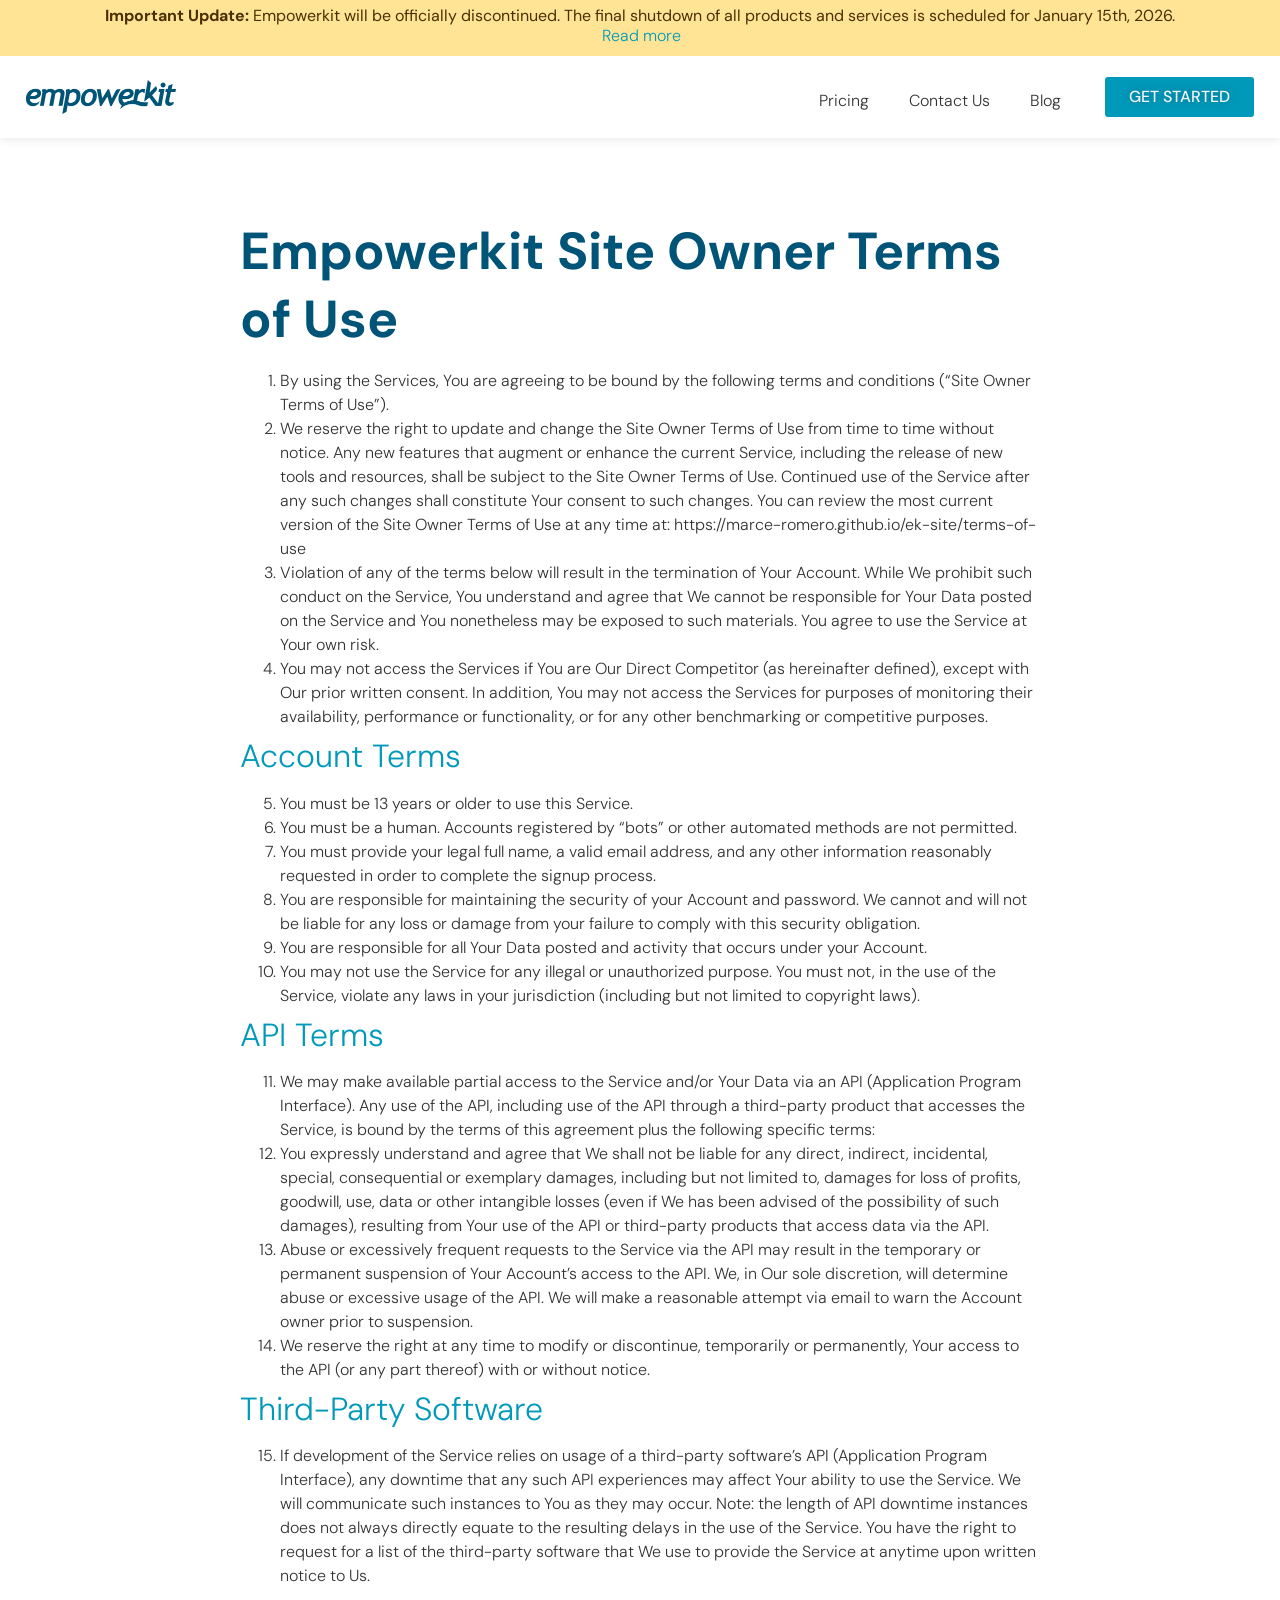
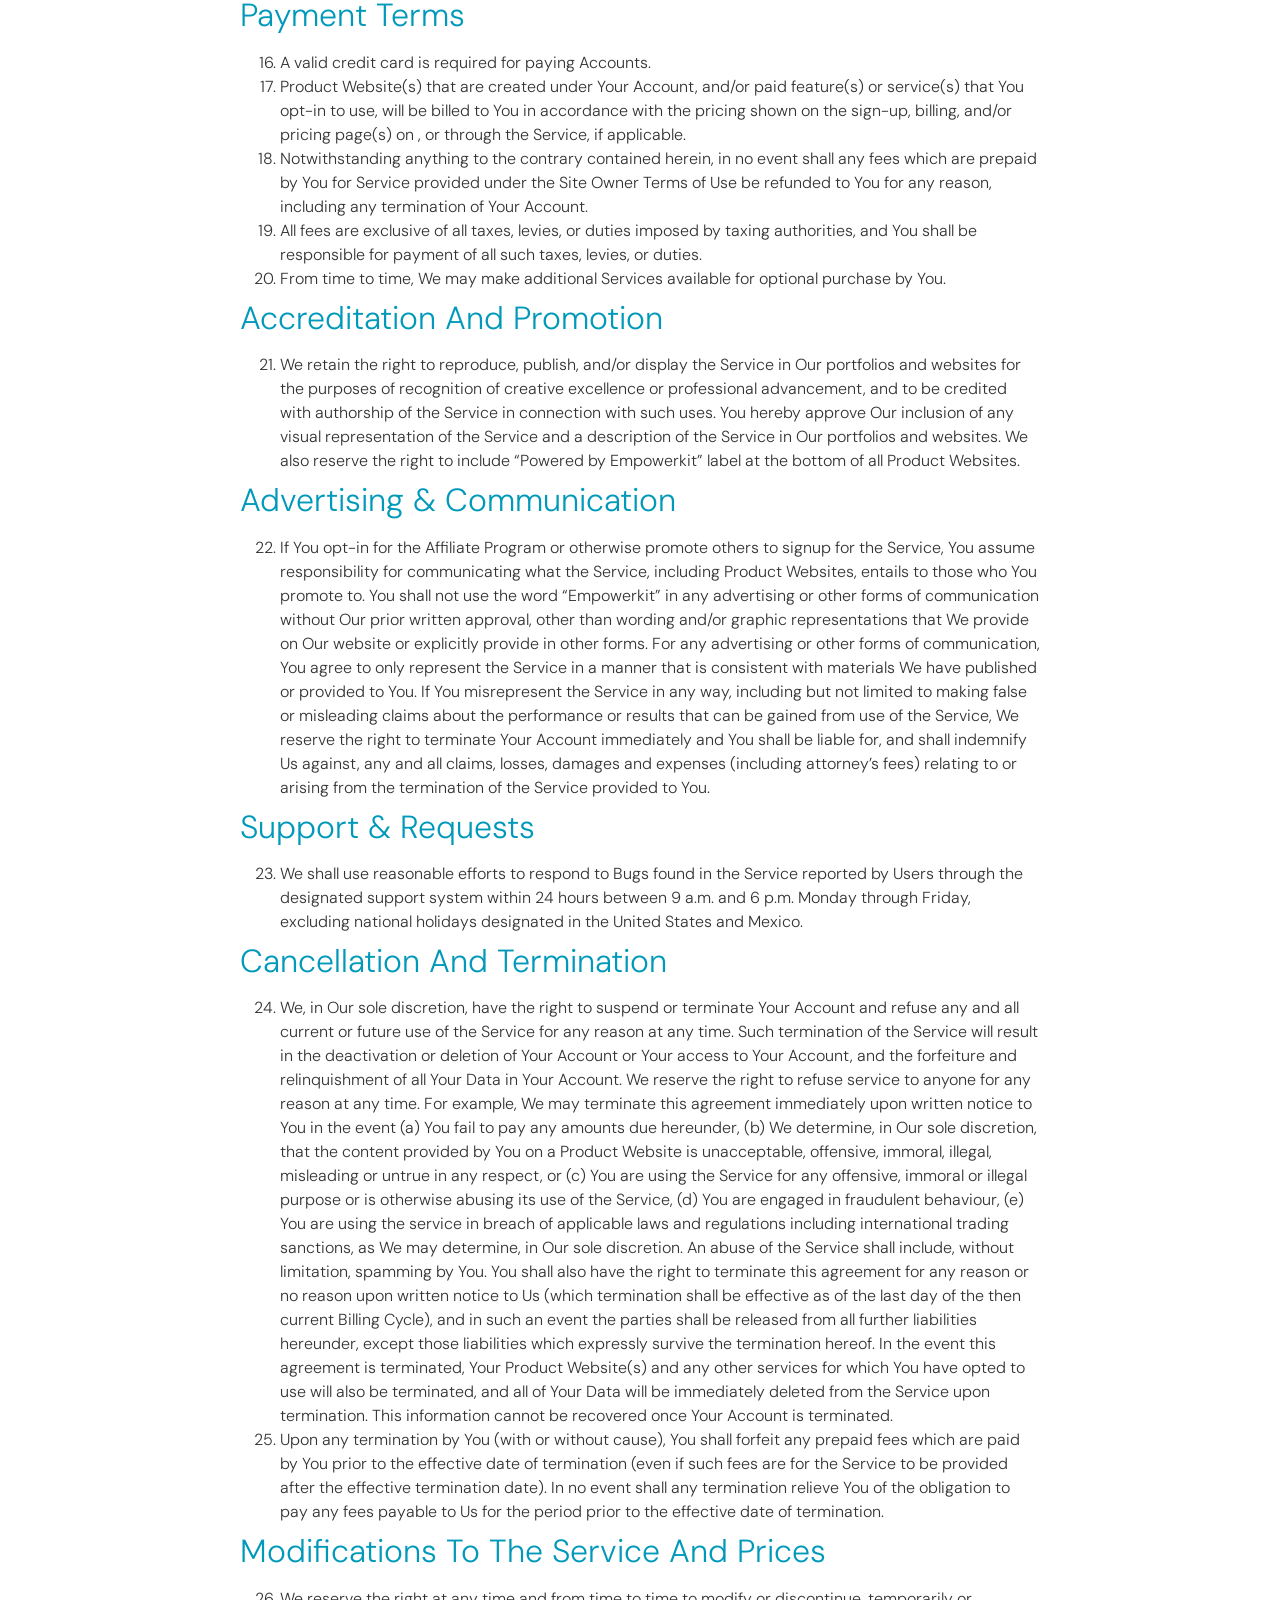
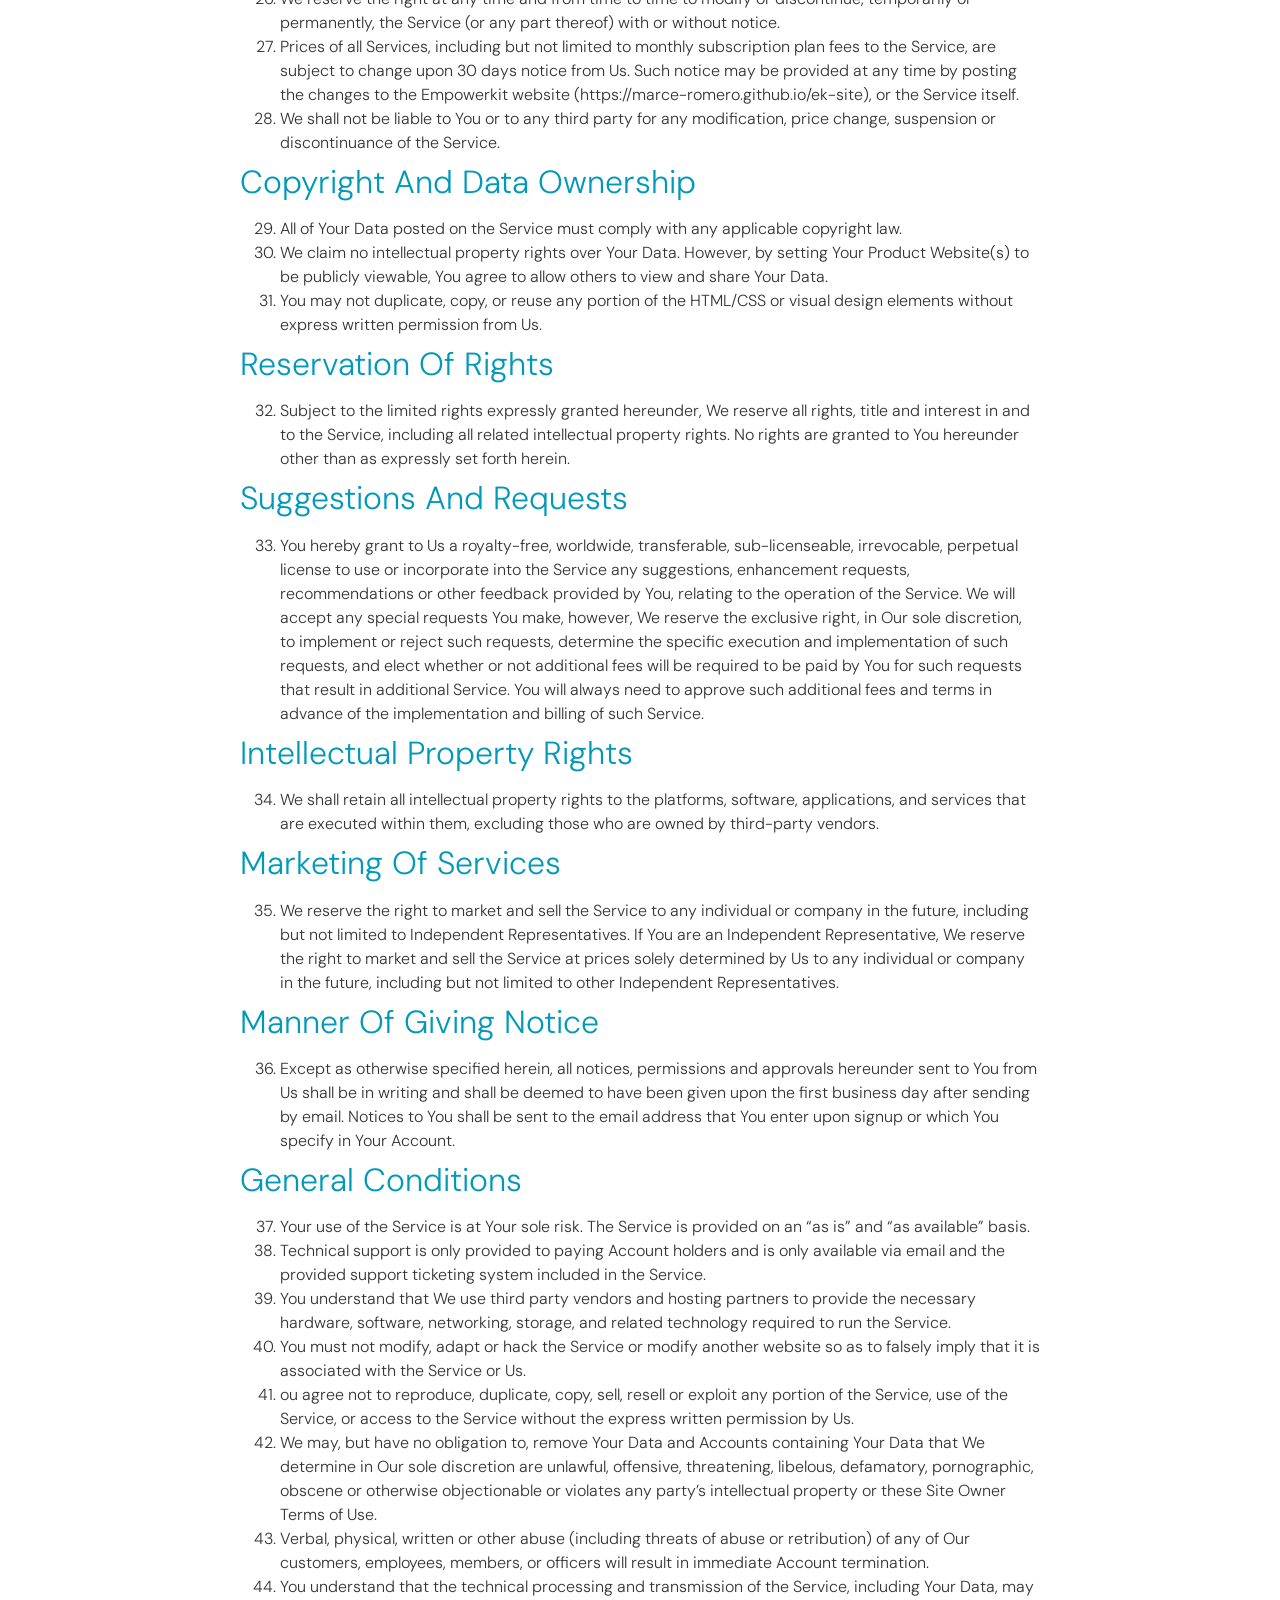
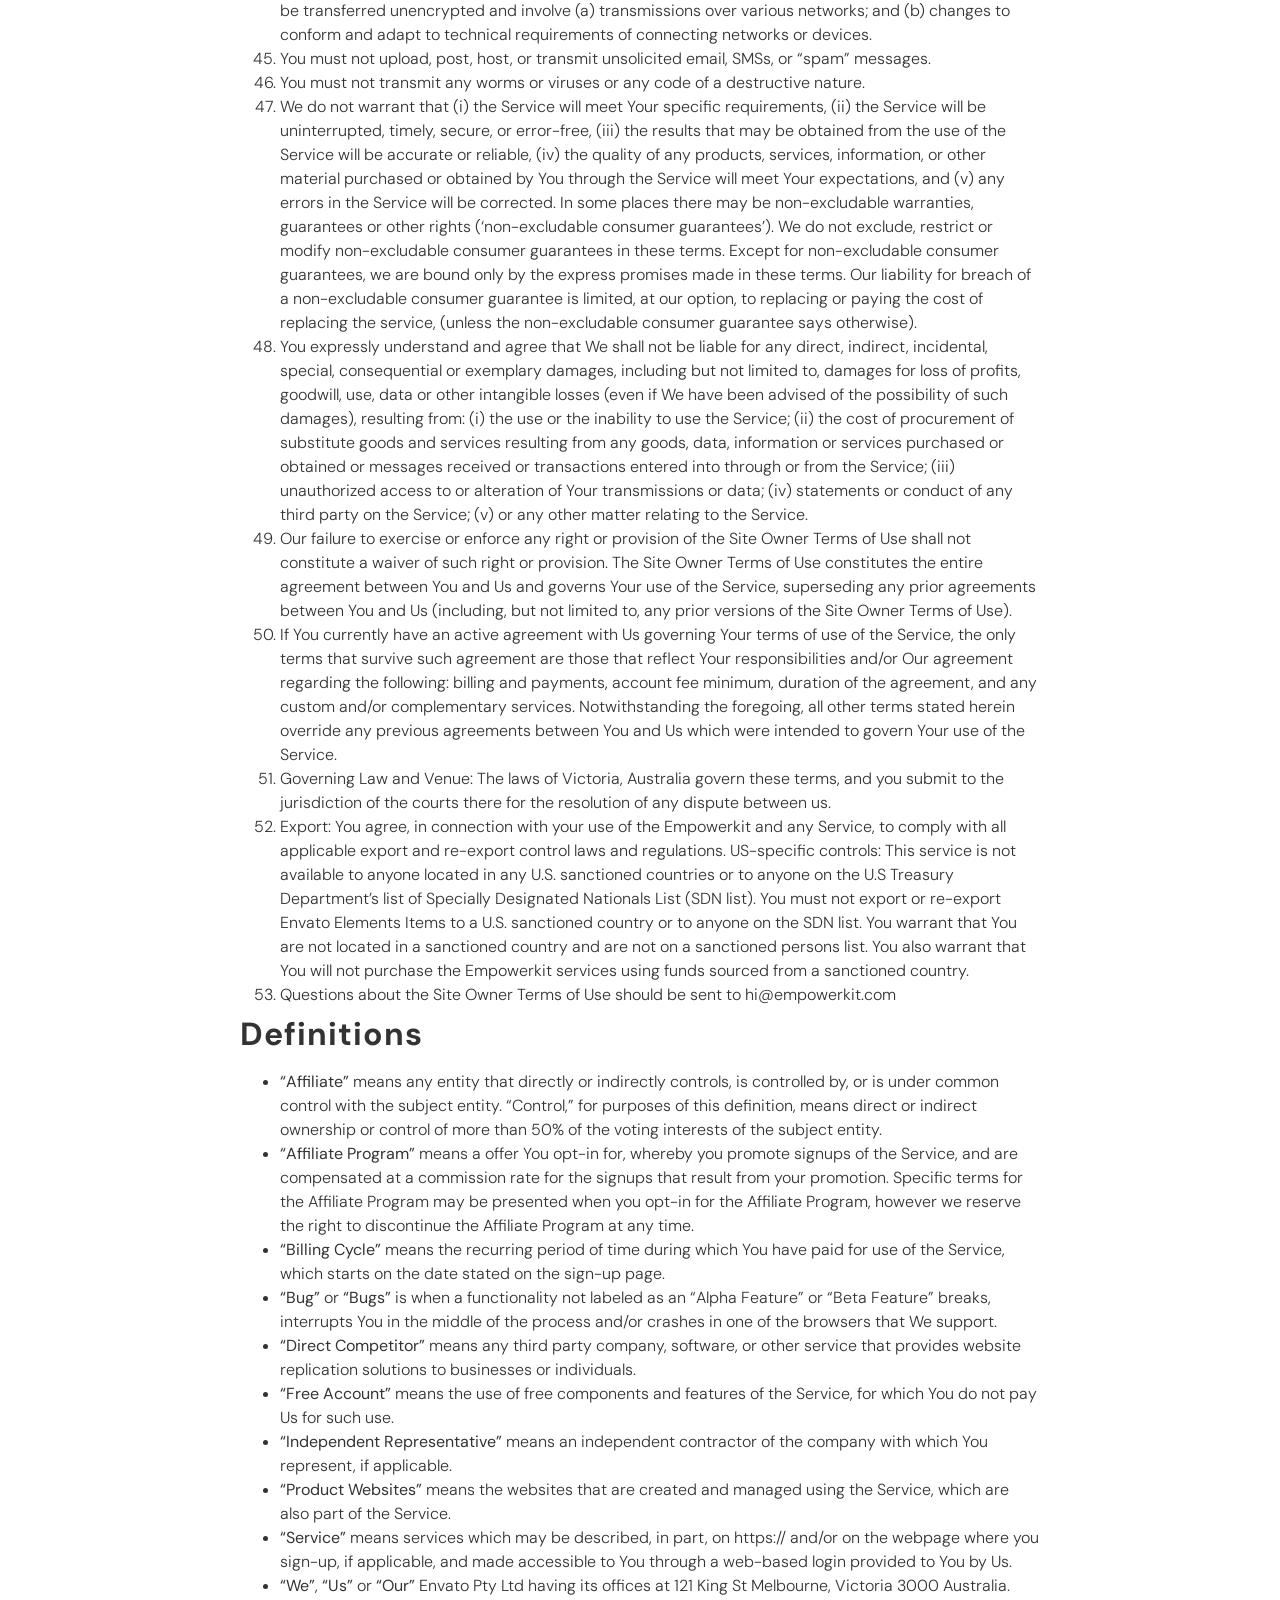
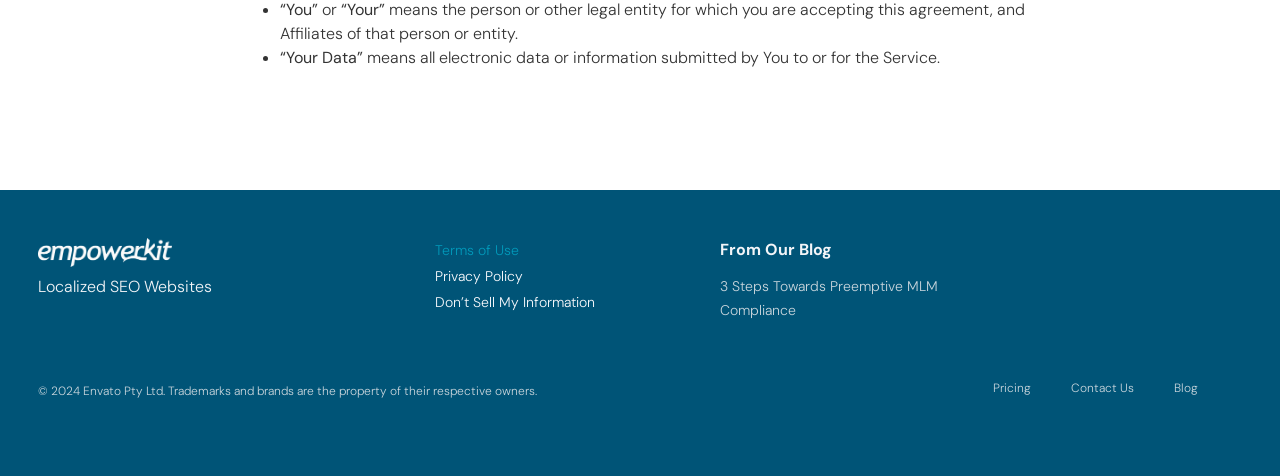
<file: terms-of-use/index.html>
<!doctype html>
<html lang="en-US">

<meta http-equiv="content-type" content="text/html;charset=UTF-8" /><head>
	<meta charset="UTF-8">
	<meta name="viewport" content="width=device-width, initial-scale=1">
	<link rel="profile" href="../xfn/11.html">
	<meta name='robots' content='index, follow, max-image-preview:large, max-snippet:-1, max-video-preview:-1' />
	<style>img:is([sizes="auto" i], [sizes^="auto," i]) { contain-intrinsic-size: 3000px 1500px }</style>
	
	

<link rel='dns-prefetch' href='../index-3.html' />
<style id='global-styles-inline-css'>
:root{--wp--preset--aspect-ratio--square: 1;--wp--preset--aspect-ratio--4-3: 4/3;--wp--preset--aspect-ratio--3-4: 3/4;--wp--preset--aspect-ratio--3-2: 3/2;--wp--preset--aspect-ratio--2-3: 2/3;--wp--preset--aspect-ratio--16-9: 16/9;--wp--preset--aspect-ratio--9-16: 9/16;--wp--preset--color--black: #000000;--wp--preset--color--cyan-bluish-gray: #abb8c3;--wp--preset--color--white: #ffffff;--wp--preset--color--pale-pink: #f78da7;--wp--preset--color--vivid-red: #cf2e2e;--wp--preset--color--luminous-vivid-orange: #ff6900;--wp--preset--color--luminous-vivid-amber: #fcb900;--wp--preset--color--light-green-cyan: #7bdcb5;--wp--preset--color--vivid-green-cyan: #00d084;--wp--preset--color--pale-cyan-blue: #8ed1fc;--wp--preset--color--vivid-cyan-blue: #0693e3;--wp--preset--color--vivid-purple: #9b51e0;--wp--preset--gradient--vivid-cyan-blue-to-vivid-purple: linear-gradient(135deg,rgba(6,147,227,1) 0%,rgb(155,81,224) 100%);--wp--preset--gradient--light-green-cyan-to-vivid-green-cyan: linear-gradient(135deg,rgb(122,220,180) 0%,rgb(0,208,130) 100%);--wp--preset--gradient--luminous-vivid-amber-to-luminous-vivid-orange: linear-gradient(135deg,rgba(252,185,0,1) 0%,rgba(255,105,0,1) 100%);--wp--preset--gradient--luminous-vivid-orange-to-vivid-red: linear-gradient(135deg,rgba(255,105,0,1) 0%,rgb(207,46,46) 100%);--wp--preset--gradient--very-light-gray-to-cyan-bluish-gray: linear-gradient(135deg,rgb(238,238,238) 0%,rgb(169,184,195) 100%);--wp--preset--gradient--cool-to-warm-spectrum: linear-gradient(135deg,rgb(74,234,220) 0%,rgb(151,120,209) 20%,rgb(207,42,186) 40%,rgb(238,44,130) 60%,rgb(251,105,98) 80%,rgb(254,248,76) 100%);--wp--preset--gradient--blush-light-purple: linear-gradient(135deg,rgb(255,206,236) 0%,rgb(152,150,240) 100%);--wp--preset--gradient--blush-bordeaux: linear-gradient(135deg,rgb(254,205,165) 0%,rgb(254,45,45) 50%,rgb(107,0,62) 100%);--wp--preset--gradient--luminous-dusk: linear-gradient(135deg,rgb(255,203,112) 0%,rgb(199,81,192) 50%,rgb(65,88,208) 100%);--wp--preset--gradient--pale-ocean: linear-gradient(135deg,rgb(255,245,203) 0%,rgb(182,227,212) 50%,rgb(51,167,181) 100%);--wp--preset--gradient--electric-grass: linear-gradient(135deg,rgb(202,248,128) 0%,rgb(113,206,126) 100%);--wp--preset--gradient--midnight: linear-gradient(135deg,rgb(2,3,129) 0%,rgb(40,116,252) 100%);--wp--preset--font-size--small: 13px;--wp--preset--font-size--medium: 20px;--wp--preset--font-size--large: 36px;--wp--preset--font-size--x-large: 42px;--wp--preset--spacing--20: 0.44rem;--wp--preset--spacing--30: 0.67rem;--wp--preset--spacing--40: 1rem;--wp--preset--spacing--50: 1.5rem;--wp--preset--spacing--60: 2.25rem;--wp--preset--spacing--70: 3.38rem;--wp--preset--spacing--80: 5.06rem;--wp--preset--shadow--natural: 6px 6px 9px rgba(0, 0, 0, 0.2);--wp--preset--shadow--deep: 12px 12px 50px rgba(0, 0, 0, 0.4);--wp--preset--shadow--sharp: 6px 6px 0px rgba(0, 0, 0, 0.2);--wp--preset--shadow--outlined: 6px 6px 0px -3px rgba(255, 255, 255, 1), 6px 6px rgba(0, 0, 0, 1);--wp--preset--shadow--crisp: 6px 6px 0px rgba(0, 0, 0, 1);}:root { --wp--style--global--content-size: 800px;--wp--style--global--wide-size: 1200px; }:where(body) { margin: 0; }.wp-site-blocks > .alignleft { float: left; margin-right: 2em; }.wp-site-blocks > .alignright { float: right; margin-left: 2em; }.wp-site-blocks > .aligncenter { justify-content: center; margin-left: auto; margin-right: auto; }:where(.wp-site-blocks) > * { margin-block-start: 24px; margin-block-end: 0; }:where(.wp-site-blocks) > :first-child { margin-block-start: 0; }:where(.wp-site-blocks) > :last-child { margin-block-end: 0; }:root { --wp--style--block-gap: 24px; }:root :where(.is-layout-flow) > :first-child{margin-block-start: 0;}:root :where(.is-layout-flow) > :last-child{margin-block-end: 0;}:root :where(.is-layout-flow) > *{margin-block-start: 24px;margin-block-end: 0;}:root :where(.is-layout-constrained) > :first-child{margin-block-start: 0;}:root :where(.is-layout-constrained) > :last-child{margin-block-end: 0;}:root :where(.is-layout-constrained) > *{margin-block-start: 24px;margin-block-end: 0;}:root :where(.is-layout-flex){gap: 24px;}:root :where(.is-layout-grid){gap: 24px;}.is-layout-flow > .alignleft{float: left;margin-inline-start: 0;margin-inline-end: 2em;}.is-layout-flow > .alignright{float: right;margin-inline-start: 2em;margin-inline-end: 0;}.is-layout-flow > .aligncenter{margin-left: auto !important;margin-right: auto !important;}.is-layout-constrained > .alignleft{float: left;margin-inline-start: 0;margin-inline-end: 2em;}.is-layout-constrained > .alignright{float: right;margin-inline-start: 2em;margin-inline-end: 0;}.is-layout-constrained > .aligncenter{margin-left: auto !important;margin-right: auto !important;}.is-layout-constrained > :where(:not(.alignleft):not(.alignright):not(.alignfull)){max-width: var(--wp--style--global--content-size);margin-left: auto !important;margin-right: auto !important;}.is-layout-constrained > .alignwide{max-width: var(--wp--style--global--wide-size);}body .is-layout-flex{display: flex;}.is-layout-flex{flex-wrap: wrap;align-items: center;}.is-layout-flex > :is(*, div){margin: 0;}body .is-layout-grid{display: grid;}.is-layout-grid > :is(*, div){margin: 0;}body{padding-top: 0px;padding-right: 0px;padding-bottom: 0px;padding-left: 0px;}a:where(:not(.wp-element-button)){text-decoration: underline;}:root :where(.wp-element-button, .wp-block-button__link){background-color: #32373c;border-width: 0;color: #fff;font-family: inherit;font-size: inherit;line-height: inherit;padding: calc(0.667em + 2px) calc(1.333em + 2px);text-decoration: none;}.has-black-color{color: var(--wp--preset--color--black) !important;}.has-cyan-bluish-gray-color{color: var(--wp--preset--color--cyan-bluish-gray) !important;}.has-white-color{color: var(--wp--preset--color--white) !important;}.has-pale-pink-color{color: var(--wp--preset--color--pale-pink) !important;}.has-vivid-red-color{color: var(--wp--preset--color--vivid-red) !important;}.has-luminous-vivid-orange-color{color: var(--wp--preset--color--luminous-vivid-orange) !important;}.has-luminous-vivid-amber-color{color: var(--wp--preset--color--luminous-vivid-amber) !important;}.has-light-green-cyan-color{color: var(--wp--preset--color--light-green-cyan) !important;}.has-vivid-green-cyan-color{color: var(--wp--preset--color--vivid-green-cyan) !important;}.has-pale-cyan-blue-color{color: var(--wp--preset--color--pale-cyan-blue) !important;}.has-vivid-cyan-blue-color{color: var(--wp--preset--color--vivid-cyan-blue) !important;}.has-vivid-purple-color{color: var(--wp--preset--color--vivid-purple) !important;}.has-black-background-color{background-color: var(--wp--preset--color--black) !important;}.has-cyan-bluish-gray-background-color{background-color: var(--wp--preset--color--cyan-bluish-gray) !important;}.has-white-background-color{background-color: var(--wp--preset--color--white) !important;}.has-pale-pink-background-color{background-color: var(--wp--preset--color--pale-pink) !important;}.has-vivid-red-background-color{background-color: var(--wp--preset--color--vivid-red) !important;}.has-luminous-vivid-orange-background-color{background-color: var(--wp--preset--color--luminous-vivid-orange) !important;}.has-luminous-vivid-amber-background-color{background-color: var(--wp--preset--color--luminous-vivid-amber) !important;}.has-light-green-cyan-background-color{background-color: var(--wp--preset--color--light-green-cyan) !important;}.has-vivid-green-cyan-background-color{background-color: var(--wp--preset--color--vivid-green-cyan) !important;}.has-pale-cyan-blue-background-color{background-color: var(--wp--preset--color--pale-cyan-blue) !important;}.has-vivid-cyan-blue-background-color{background-color: var(--wp--preset--color--vivid-cyan-blue) !important;}.has-vivid-purple-background-color{background-color: var(--wp--preset--color--vivid-purple) !important;}.has-black-border-color{border-color: var(--wp--preset--color--black) !important;}.has-cyan-bluish-gray-border-color{border-color: var(--wp--preset--color--cyan-bluish-gray) !important;}.has-white-border-color{border-color: var(--wp--preset--color--white) !important;}.has-pale-pink-border-color{border-color: var(--wp--preset--color--pale-pink) !important;}.has-vivid-red-border-color{border-color: var(--wp--preset--color--vivid-red) !important;}.has-luminous-vivid-orange-border-color{border-color: var(--wp--preset--color--luminous-vivid-orange) !important;}.has-luminous-vivid-amber-border-color{border-color: var(--wp--preset--color--luminous-vivid-amber) !important;}.has-light-green-cyan-border-color{border-color: var(--wp--preset--color--light-green-cyan) !important;}.has-vivid-green-cyan-border-color{border-color: var(--wp--preset--color--vivid-green-cyan) !important;}.has-pale-cyan-blue-border-color{border-color: var(--wp--preset--color--pale-cyan-blue) !important;}.has-vivid-cyan-blue-border-color{border-color: var(--wp--preset--color--vivid-cyan-blue) !important;}.has-vivid-purple-border-color{border-color: var(--wp--preset--color--vivid-purple) !important;}.has-vivid-cyan-blue-to-vivid-purple-gradient-background{background: var(--wp--preset--gradient--vivid-cyan-blue-to-vivid-purple) !important;}.has-light-green-cyan-to-vivid-green-cyan-gradient-background{background: var(--wp--preset--gradient--light-green-cyan-to-vivid-green-cyan) !important;}.has-luminous-vivid-amber-to-luminous-vivid-orange-gradient-background{background: var(--wp--preset--gradient--luminous-vivid-amber-to-luminous-vivid-orange) !important;}.has-luminous-vivid-orange-to-vivid-red-gradient-background{background: var(--wp--preset--gradient--luminous-vivid-orange-to-vivid-red) !important;}.has-very-light-gray-to-cyan-bluish-gray-gradient-background{background: var(--wp--preset--gradient--very-light-gray-to-cyan-bluish-gray) !important;}.has-cool-to-warm-spectrum-gradient-background{background: var(--wp--preset--gradient--cool-to-warm-spectrum) !important;}.has-blush-light-purple-gradient-background{background: var(--wp--preset--gradient--blush-light-purple) !important;}.has-blush-bordeaux-gradient-background{background: var(--wp--preset--gradient--blush-bordeaux) !important;}.has-luminous-dusk-gradient-background{background: var(--wp--preset--gradient--luminous-dusk) !important;}.has-pale-ocean-gradient-background{background: var(--wp--preset--gradient--pale-ocean) !important;}.has-electric-grass-gradient-background{background: var(--wp--preset--gradient--electric-grass) !important;}.has-midnight-gradient-background{background: var(--wp--preset--gradient--midnight) !important;}.has-small-font-size{font-size: var(--wp--preset--font-size--small) !important;}.has-medium-font-size{font-size: var(--wp--preset--font-size--medium) !important;}.has-large-font-size{font-size: var(--wp--preset--font-size--large) !important;}.has-x-large-font-size{font-size: var(--wp--preset--font-size--x-large) !important;}
:root :where(.wp-block-pullquote){font-size: 1.5em;line-height: 1.6;}
</style>
<link rel='stylesheet' id='breezi-css' href='../wp-content/plugins/breezi/public/css/breezi-public8a54.css' media='all' />
<link rel='stylesheet' id='hello-elementor-css' href='../wp-content/themes/hello-elementor/assets/css/resetedb1.css' media='all' />
<link rel='stylesheet' id='hello-elementor-theme-style-css' href='../wp-content/themes/hello-elementor/assets/css/themeedb1.css' media='all' />
<link rel='stylesheet' id='hello-elementor-header-footer-css' href='../wp-content/themes/hello-elementor/assets/css/header-footeredb1.css' media='all' />
<link rel='stylesheet' id='elementor-frontend-css' href='../wp-content/plugins/elementor/assets/css/frontend.min94b7.css' media='all' />
<link rel='stylesheet' id='elementor-post-1123-css' href='../wp-content/uploads/elementor/css/post-1123b8ff.css' media='all' />
<link rel='stylesheet' id='e-sticky-css' href='../wp-content/plugins/elementor-pro/assets/css/modules/sticky.min242d.css' media='all' />
<link rel='stylesheet' id='e-animation-fadeIn-css' href='../wp-content/plugins/elementor/assets/lib/animations/styles/fadeIn.min94b7.css' media='all' />
<link rel='stylesheet' id='widget-image-css' href='../wp-content/plugins/elementor/assets/css/widget-image.min94b7.css' media='all' />
<link rel='stylesheet' id='widget-nav-menu-css' href='../wp-content/plugins/elementor-pro/assets/css/widget-nav-menu.min242d.css' media='all' />
<link rel='stylesheet' id='e-animation-grow-css' href='../wp-content/plugins/elementor/assets/lib/animations/styles/e-animation-grow.min94b7.css' media='all' />
<link rel='stylesheet' id='widget-heading-css' href='../wp-content/plugins/elementor/assets/css/widget-heading.min94b7.css' media='all' />
<link rel='stylesheet' id='widget-social-icons-css' href='../wp-content/plugins/elementor/assets/css/widget-social-icons.min94b7.css' media='all' />
<link rel='stylesheet' id='e-apple-webkit-css' href='../wp-content/plugins/elementor/assets/css/conditionals/apple-webkit.min94b7.css' media='all' />
<link rel='stylesheet' id='widget-posts-css' href='../wp-content/plugins/elementor-pro/assets/css/widget-posts.min242d.css' media='all' />
<link rel='stylesheet' id='elementor-post-1237-css' href='../wp-content/uploads/elementor/css/post-123716fa.css' media='all' />
<link rel='stylesheet' id='elementor-post-1188-css' href='../wp-content/uploads/elementor/css/post-118814c6.css' media='all' />
<link rel='stylesheet' id='elementor-post-1190-css' href='../wp-content/uploads/elementor/css/post-119014c6.css' media='all' />
<link rel='stylesheet' id='elementor-post-1193-css' href='../wp-content/uploads/elementor/css/post-119314c6.css' media='all' />
<link rel='stylesheet' id='elementor-gf-local-dmsans-css' href='../wp-content/uploads/elementor/google-fonts/css/dmsans4153.css' media='all' />
<script src="../wp-includes/js/jquery/jquery.minf43b.js" id="jquery-core-js"></script>
<script src="../wp-includes/js/jquery/jquery-migrate.min5589.js" id="jquery-migrate-js"></script>
<script src="../wp-content/plugins/breezi/public/js/breezi-public8a54.js" id="breezi-js"></script>
			<style>
				.e-con.e-parent:nth-of-type(n+4):not(.e-lazyloaded):not(.e-no-lazyload),
				.e-con.e-parent:nth-of-type(n+4):not(.e-lazyloaded):not(.e-no-lazyload) * {
					background-image: none !important;
				}
				@media screen and (max-height: 1024px) {
					.e-con.e-parent:nth-of-type(n+3):not(.e-lazyloaded):not(.e-no-lazyload),
					.e-con.e-parent:nth-of-type(n+3):not(.e-lazyloaded):not(.e-no-lazyload) * {
						background-image: none !important;
					}
				}
				@media screen and (max-height: 640px) {
					.e-con.e-parent:nth-of-type(n+2):not(.e-lazyloaded):not(.e-no-lazyload),
					.e-con.e-parent:nth-of-type(n+2):not(.e-lazyloaded):not(.e-no-lazyload) * {
						background-image: none !important;
					}
				}
			</style>
			<link rel="icon" href="../wp-content/uploads/2025/08/cropped-asd-32x32.png" sizes="32x32" />
<link rel="icon" href="../wp-content/uploads/2025/08/cropped-asd-192x192.png" sizes="192x192" />
<link rel="apple-touch-icon" href="../wp-content/uploads/2025/08/cropped-asd-180x180.png" />
<meta name="msapplication-TileImage" content="/wp-content/uploads/2025/08/cropped-asd-270x270.png" />
</head>
<body class="wp-singular page-template-default page page-id-1237 wp-custom-logo wp-embed-responsive wp-theme-hello-elementor hello-elementor-default elementor-default elementor-kit-1123 elementor-page elementor-page-1237 elementor-page-1193">


<a class="skip-link screen-reader-text" href="#content">Skip to content</a>

		<header data-elementor-type="header" data-elementor-id="1188" class="elementor elementor-1188 elementor-location-header" data-elementor-post-type="elementor_library">
			<div class="elementor-element elementor-element-714b36e e-flex e-con-boxed elementor-invisible e-con e-parent" data-id="714b36e" data-element_type="container" data-settings="{&quot;background_background&quot;:&quot;classic&quot;,&quot;sticky&quot;:&quot;top&quot;,&quot;animation&quot;:&quot;fadeIn&quot;,&quot;sticky_on&quot;:[&quot;desktop&quot;,&quot;tablet&quot;,&quot;mobile&quot;],&quot;sticky_offset&quot;:0,&quot;sticky_effects_offset&quot;:0,&quot;sticky_anchor_link_offset&quot;:0}">
					<div class="e-con-inner">
				<div class="elementor-element elementor-element-ef3f4f1 elementor-widget__width-initial elementor-widget elementor-widget-text-editor" data-id="ef3f4f1" data-element_type="widget" data-widget_type="text-editor.default">
				<div class="elementor-widget-container">
									<p><strong>Important Update:</strong> Empowerkit will be officially discontinued. The final shutdown of all products and services is scheduled for January 15th, 2026.  <a href="../announcement/index.html">Read more</a></p>								</div>
				</div>
					</div>
				</div>
		<div class="elementor-element elementor-element-242aa225 e-flex e-con-boxed elementor-invisible e-con e-parent" data-id="242aa225" data-element_type="container" data-settings="{&quot;sticky&quot;:&quot;top&quot;,&quot;animation&quot;:&quot;fadeIn&quot;,&quot;background_background&quot;:&quot;classic&quot;,&quot;sticky_offset&quot;:40,&quot;sticky_on&quot;:[&quot;desktop&quot;,&quot;tablet&quot;,&quot;mobile&quot;],&quot;sticky_effects_offset&quot;:0,&quot;sticky_anchor_link_offset&quot;:0}">
					<div class="e-con-inner">
		<div class="elementor-element elementor-element-1a4d49f9 e-con-full e-flex e-con e-child" data-id="1a4d49f9" data-element_type="container">
				<div class="elementor-element elementor-element-58928f9 elementor-widget elementor-widget-theme-site-logo elementor-widget-image" data-id="58928f9" data-element_type="widget" data-widget_type="theme-site-logo.default">
				<div class="elementor-widget-container">
											<a href="../index.html">
			<img width="300" height="67" src="../images/Asset-73-300x67.png" class="attachment-medium size-medium wp-image-1129" alt="Empowerkit Logo" />				</a>
											</div>
				</div>
				</div>
		<div class="elementor-element elementor-element-8db1f19 e-con-full e-flex e-con e-child" data-id="8db1f19" data-element_type="container">
				<div class="elementor-element elementor-element-4ac33286 elementor-widget-mobile__width-initial elementor-nav-menu--stretch elementor-nav-menu__align-end elementor-nav-menu--dropdown-tablet elementor-nav-menu__text-align-aside elementor-nav-menu--toggle elementor-nav-menu--burger elementor-widget elementor-widget-nav-menu" data-id="4ac33286" data-element_type="widget" data-settings="{&quot;submenu_icon&quot;:{&quot;value&quot;:&quot;&lt;i class=\&quot;\&quot;&gt;&lt;\/i&gt;&quot;,&quot;library&quot;:&quot;&quot;},&quot;full_width&quot;:&quot;stretch&quot;,&quot;layout&quot;:&quot;horizontal&quot;,&quot;toggle&quot;:&quot;burger&quot;}" data-widget_type="nav-menu.default">
				<div class="elementor-widget-container">
								<nav aria-label="Main Navigation" class="elementor-nav-menu--main elementor-nav-menu__container elementor-nav-menu--layout-horizontal e--pointer-overline e--animation-fade">
				<ul id="menu-1-4ac33286" class="elementor-nav-menu"><li class="menu-item menu-item-type-post_type menu-item-object-page menu-item-1275"><a href="../packages/index.html" class="elementor-item">Pricing</a></li>
<li class="menu-item menu-item-type-post_type menu-item-object-page menu-item-1273"><a href="../contact-us/index.html" class="elementor-item">Contact Us</a></li>
<li class="menu-item menu-item-type-taxonomy menu-item-object-category menu-item-1274"><a href="../category/blog/index.html" class="elementor-item">Blog</a></li>
</ul>			</nav>
					<div class="elementor-menu-toggle" role="button" tabindex="0" aria-label="Menu Toggle" aria-expanded="false">
			<svg aria-hidden="true" role="presentation" class="elementor-menu-toggle__icon--open e-font-icon-svg e-eicon-menu-bar" viewBox="0 0 1000 1000" xmlns="http://www.w3.org/2000/svg"><path d="M104 333H896C929 333 958 304 958 271S929 208 896 208H104C71 208 42 237 42 271S71 333 104 333ZM104 583H896C929 583 958 554 958 521S929 458 896 458H104C71 458 42 487 42 521S71 583 104 583ZM104 833H896C929 833 958 804 958 771S929 708 896 708H104C71 708 42 737 42 771S71 833 104 833Z"></path></svg><svg aria-hidden="true" role="presentation" class="elementor-menu-toggle__icon--close e-font-icon-svg e-eicon-close" viewBox="0 0 1000 1000" xmlns="http://www.w3.org/2000/svg"><path d="M742 167L500 408 258 167C246 154 233 150 217 150 196 150 179 158 167 167 154 179 150 196 150 212 150 229 154 242 171 254L408 500 167 742C138 771 138 800 167 829 196 858 225 858 254 829L496 587 738 829C750 842 767 846 783 846 800 846 817 842 829 829 842 817 846 804 846 783 846 767 842 750 829 737L588 500 833 258C863 229 863 200 833 171 804 137 775 137 742 167Z"></path></svg>		</div>
					<nav class="elementor-nav-menu--dropdown elementor-nav-menu__container" aria-hidden="true">
				<ul id="menu-2-4ac33286" class="elementor-nav-menu"><li class="menu-item menu-item-type-post_type menu-item-object-page menu-item-1275"><a href="../packages/index.html" class="elementor-item" tabindex="-1">Pricing</a></li>
<li class="menu-item menu-item-type-post_type menu-item-object-page menu-item-1273"><a href="../contact-us/index.html" class="elementor-item" tabindex="-1">Contact Us</a></li>
<li class="menu-item menu-item-type-taxonomy menu-item-object-category menu-item-1274"><a href="../category/blog/index.html" class="elementor-item" tabindex="-1">Blog</a></li>
</ul>			</nav>
						</div>
				</div>
				<div class="elementor-element elementor-element-2d3fae91 elementor-align-right elementor-hidden-tablet elementor-hidden-mobile elementor-widget elementor-widget-button" data-id="2d3fae91" data-element_type="widget" data-widget_type="button.default">
				<div class="elementor-widget-container">
									<div class="elementor-button-wrapper">
					<a class="elementor-button elementor-button-link elementor-size-sm elementor-animation-grow" href="../contact-us/index.html">
						<span class="elementor-button-content-wrapper">
									<span class="elementor-button-text">GET STARTED</span>
					</span>
					</a>
				</div>
								</div>
				</div>
				</div>
					</div>
				</div>
				</header>
				<div data-elementor-type="single-page" data-elementor-id="1193" class="elementor elementor-1193 elementor-location-single post-1237 page type-page status-publish hentry" data-elementor-post-type="elementor_library">
			<div class="elementor-element elementor-element-1082d543 e-con-full e-flex e-con e-parent" data-id="1082d543" data-element_type="container">
				<div class="elementor-element elementor-element-41532c1 elementor-widget elementor-widget-theme-post-content" data-id="41532c1" data-element_type="widget" data-widget_type="theme-post-content.default">
				<div class="elementor-widget-container">
							<div data-elementor-type="wp-page" data-elementor-id="1237" class="elementor elementor-1237" data-elementor-post-type="page">
				<div class="elementor-element elementor-element-6f352f4c e-flex e-con-boxed e-con e-parent" data-id="6f352f4c" data-element_type="container">
					<div class="e-con-inner">
				<div class="elementor-element elementor-element-718c3c38 elementor-widget elementor-widget-text-editor" data-id="718c3c38" data-element_type="widget" data-widget_type="text-editor.default">
				<div class="elementor-widget-container">
									<h1>Empowerkit Site Owner Terms of Use</h1>
<ol start="1">
 	<li>By using the Services, You are agreeing to be bound by the following terms and conditions (“Site Owner Terms of Use”).</li>
 	<li>We reserve the right to update and change the Site Owner Terms of Use from time to time without notice. Any new features that augment or enhance the current Service, including the release of new tools and resources, shall be subject to the Site Owner Terms of Use. Continued use of the Service after any such changes shall constitute Your consent to such changes. You can review the most current version of the Site Owner Terms of Use at any time at: https://marce-romero.github.io/ek-site/terms-of-use</li>
 	<li>Violation of any of the terms below will result in the termination of Your Account. While We prohibit such conduct on the Service, You understand and agree that We cannot be responsible for Your Data posted on the Service and You nonetheless may be exposed to such materials. You agree to use the Service at Your own risk.</li>
 	<li>You may not access the Services if You are Our Direct Competitor (as hereinafter defined), except with Our prior written consent. In addition, You may not access the Services for purposes of monitoring their availability, performance or functionality, or for any other benchmarking or competitive purposes.</li>
</ol>
<h3>Account Terms</h3>
<ol start="5">
 	<li>You must be 13 years or older to use this Service.</li>
 	<li>You must be a human. Accounts registered by “bots” or other automated methods are not permitted.</li>
 	<li>You must provide your legal full name, a valid email address, and any other information reasonably requested in order to complete the signup process.</li>
 	<li>You are responsible for maintaining the security of your Account and password. We cannot and will not be liable for any loss or damage from your failure to comply with this security obligation.</li>
 	<li>You are responsible for all Your Data posted and activity that occurs under your Account.</li>
 	<li>You may not use the Service for any illegal or unauthorized purpose. You must not, in the use of the Service, violate any laws in your jurisdiction (including but not limited to copyright laws).</li>
</ol>
<h3>API Terms</h3>
<ol start="11">
 	<li>We may make available partial access to the Service and/or Your Data via an API (Application Program Interface). Any use of the API, including use of the API through a third-party product that accesses the Service, is bound by the terms of this agreement plus the following specific terms:</li>
 	<li>You expressly understand and agree that We shall not be liable for any direct, indirect, incidental, special, consequential or exemplary damages, including but not limited to, damages for loss of profits, goodwill, use, data or other intangible losses (even if We has been advised of the possibility of such damages), resulting from Your use of the API or third-party products that access data via the API.</li>
 	<li>Abuse or excessively frequent requests to the Service via the API may result in the temporary or permanent suspension of Your Account&#8217;s access to the API. We, in Our sole discretion, will determine abuse or excessive usage of the API. We will make a reasonable attempt via email to warn the Account owner prior to suspension.</li>
 	<li>We reserve the right at any time to modify or discontinue, temporarily or permanently, Your access to the API (or any part thereof) with or without notice.</li>
</ol>
<h3>Third-party Software</h3>
<ol start="15">
 	<li>If development of the Service relies on usage of a third-party software’s API (Application Program Interface), any downtime that any such API experiences may affect Your ability to use the Service. We will communicate such instances to You as they may occur. Note: the length of API downtime instances does not always directly equate to the resulting delays in the use of the Service. You have the right to request for a list of the third-party software that We use to provide the Service at anytime upon written notice to Us.</li>
</ol>
<h3>Payment Terms</h3>
<ol start="16">
 	<li>A valid credit card is required for paying Accounts.</li>
 	<li>Product Website(s) that are created under Your Account, and/or paid feature(s) or service(s) that You opt-in to use, will be billed to You in accordance with the pricing shown on the sign-up, billing, and/or pricing page(s) on , or through the Service, if applicable.</li>
 	<li>Notwithstanding anything to the contrary contained herein, in no event shall any fees which are prepaid by You for Service provided under the Site Owner Terms of Use be refunded to You for any reason, including any termination of Your Account.</li>
 	<li>All fees are exclusive of all taxes, levies, or duties imposed by taxing authorities, and You shall be responsible for payment of all such taxes, levies, or duties.</li>
 	<li>From time to time, We may make additional Services available for optional purchase by You.</li>
</ol>
<h3>Accreditation and Promotion</h3>
<ol start="21">
 	<li>We retain the right to reproduce, publish, and/or display the Service in Our portfolios and websites for the purposes of recognition of creative excellence or professional advancement, and to be credited with authorship of the Service in connection with such uses. You hereby approve Our inclusion of any visual representation of the Service and a description of the Service in Our portfolios and websites. We also reserve the right to include &#8220;Powered by Empowerkit&#8221; label at the bottom of all Product Websites.</li>
</ol>
<h3>Advertising &amp; Communication</h3>
<ol start="22">
 	<li>If You opt-in for the Affiliate Program or otherwise promote others to signup for the Service, You assume responsibility for communicating what the Service, including Product Websites, entails to those who You promote to. You shall not use the word &#8220;Empowerkit&#8221; in any advertising or other forms of communication without Our prior written approval, other than wording and/or graphic representations that We provide on Our website or explicitly provide in other forms. For any advertising or other forms of communication, You agree to only represent the Service in a manner that is consistent with materials We have published or provided to You. If You misrepresent the Service in any way, including but not limited to making false or misleading claims about the performance or results that can be gained from use of the Service, We reserve the right to terminate Your Account immediately and You shall be liable for, and shall indemnify Us against, any and all claims, losses, damages and expenses (including attorney’s fees) relating to or arising from the termination of the Service provided to You.</li>
</ol>
<h3>Support &amp; Requests</h3>
<ol start="23">
 	<li>We shall use reasonable efforts to respond to Bugs found in the Service reported by Users through the designated support system within 24 hours between 9 a.m. and 6 p.m. Monday through Friday, excluding national holidays designated in the United States and Mexico.</li>
</ol>
<h3>Cancellation and Termination</h3>
<ol start="24">
 	<li>We, in Our sole discretion, have the right to suspend or terminate Your Account and refuse any and all current or future use of the Service for any reason at any time. Such termination of the Service will result in the deactivation or deletion of Your Account or Your access to Your Account, and the forfeiture and relinquishment of all Your Data in Your Account. We reserve the right to refuse service to anyone for any reason at any time. For example, We may terminate this agreement immediately upon written notice to You in the event (a) You fail to pay any amounts due hereunder, (b) We determine, in Our sole discretion, that the content provided by You on a Product Website is unacceptable, offensive, immoral, illegal, misleading or untrue in any respect, or (c) You are using the Service for any offensive, immoral or illegal purpose or is otherwise abusing its use of the Service, (d) You are engaged in fraudulent behaviour, (e) You are using the service in breach of applicable laws and regulations including international trading sanctions, as We may determine, in Our sole discretion. An abuse of the Service shall include, without limitation, spamming by You. You shall also have the right to terminate this agreement for any reason or no reason upon written notice to Us (which termination shall be effective as of the last day of the then current Billing Cycle), and in such an event the parties shall be released from all further liabilities hereunder, except those liabilities which expressly survive the termination hereof. In the event this agreement is terminated, Your Product Website(s) and any other services for which You have opted to use will also be terminated, and all of Your Data will be immediately deleted from the Service upon termination. This information cannot be recovered once Your Account is terminated.</li>
 	<li>Upon any termination by You (with or without cause), You shall forfeit any prepaid fees which are paid by You prior to the effective date of termination (even if such fees are for the Service to be provided after the effective termination date). In no event shall any termination relieve You of the obligation to pay any fees payable to Us for the period prior to the effective date of termination.</li>
</ol>
<h3>Modifications to the Service and Prices</h3>
<ol start="26">
 	<li>We reserve the right at any time and from time to time to modify or discontinue, temporarily or permanently, the Service (or any part thereof) with or without notice.</li>
 	<li>Prices of all Services, including but not limited to monthly subscription plan fees to the Service, are subject to change upon 30 days notice from Us. Such notice may be provided at any time by posting the changes to the Empowerkit website (https://marce-romero.github.io/ek-site), or the Service itself.</li>
 	<li>We shall not be liable to You or to any third party for any modification, price change, suspension or discontinuance of the Service.</li>
</ol>
<h3>Copyright and Data Ownership</h3>
<ol start="29">
 	<li>All of Your Data posted on the Service must comply with any applicable copyright law.</li>
 	<li>We claim no intellectual property rights over Your Data. However, by setting Your Product Website(s) to be publicly viewable, You agree to allow others to view and share Your Data.</li>
 	<li>You may not duplicate, copy, or reuse any portion of the HTML/CSS or visual design elements without express written permission from Us.</li>
</ol>
<h3>Reservation of Rights</h3>
<ol start="32">
 	<li>Subject to the limited rights expressly granted hereunder, We reserve all rights, title and interest in and to the Service, including all related intellectual property rights. No rights are granted to You hereunder other than as expressly set forth herein.</li>
</ol>
<h3>Suggestions and Requests</h3>
<ol start="33">
 	<li>You hereby grant to Us a royalty-free, worldwide, transferable, sub-licenseable, irrevocable, perpetual license to use or incorporate into the Service any suggestions, enhancement requests, recommendations or other feedback provided by You, relating to the operation of the Service. We will accept any special requests You make, however, We reserve the exclusive right, in Our sole discretion, to implement or reject such requests, determine the specific execution and implementation of such requests, and elect whether or not additional fees will be required to be paid by You for such requests that result in additional Service. You will always need to approve such additional fees and terms in advance of the implementation and billing of such Service.</li>
</ol>
<h3>Intellectual Property Rights</h3>
<ol start="34">
 	<li>We shall retain all intellectual property rights to the platforms, software, applications, and services that are executed within them, excluding those who are owned by third-party vendors.</li>
</ol>
<h3>Marketing of Services</h3>
<ol start="35">
 	<li>We reserve the right to market and sell the Service to any individual or company in the future, including but not limited to Independent Representatives. If You are an Independent Representative, We reserve the right to market and sell the Service at prices solely determined by Us to any individual or company in the future, including but not limited to other Independent Representatives.</li>
</ol>
<h3>Manner of Giving Notice</h3>
<ol start="36">
 	<li>Except as otherwise specified herein, all notices, permissions and approvals hereunder sent to You from Us shall be in writing and shall be deemed to have been given upon the first business day after sending by email. Notices to You shall be sent to the email address that You enter upon signup or which You specify in Your Account.</li>
</ol>
<h3>General Conditions</h3>
<ol start="37">
 	<li>Your use of the Service is at Your sole risk. The Service is provided on an “as is” and “as available” basis.</li>
 	<li>Technical support is only provided to paying Account holders and is only available via email and the provided support ticketing system included in the Service.</li>
 	<li>You understand that We use third party vendors and hosting partners to provide the necessary hardware, software, networking, storage, and related technology required to run the Service.</li>
 	<li>You must not modify, adapt or hack the Service or modify another website so as to falsely imply that it is associated with the Service or Us.</li>
 	<li>ou agree not to reproduce, duplicate, copy, sell, resell or exploit any portion of the Service, use of the Service, or access to the Service without the express written permission by Us.</li>
 	<li>We may, but have no obligation to, remove Your Data and Accounts containing Your Data that We determine in Our sole discretion are unlawful, offensive, threatening, libelous, defamatory, pornographic, obscene or otherwise objectionable or violates any party’s intellectual property or these Site Owner Terms of Use.</li>
 	<li>Verbal, physical, written or other abuse (including threats of abuse or retribution) of any of Our customers, employees, members, or officers will result in immediate Account termination.</li>
 	<li>You understand that the technical processing and transmission of the Service, including Your Data, may be transferred unencrypted and involve (a) transmissions over various networks; and (b) changes to conform and adapt to technical requirements of connecting networks or devices.</li>
 	<li>You must not upload, post, host, or transmit unsolicited email, SMSs, or “spam” messages.</li>
 	<li>You must not transmit any worms or viruses or any code of a destructive nature.</li>
 	<li>We do not warrant that (i) the Service will meet Your specific requirements, (ii) the Service will be uninterrupted, timely, secure, or error-free, (iii) the results that may be obtained from the use of the Service will be accurate or reliable, (iv) the quality of any products, services, information, or other material purchased or obtained by You through the Service will meet Your expectations, and (v) any errors in the Service will be corrected. In some places there may be non-excludable warranties, guarantees or other rights (‘non-excludable consumer guarantees’). We do not exclude, restrict or modify non-excludable consumer guarantees in these terms. Except for non-excludable consumer guarantees, we are bound only by the express promises made in these terms. Our liability for breach of a non-excludable consumer guarantee is limited, at our option, to replacing or paying the cost of replacing the service, (unless the non-excludable consumer guarantee says otherwise).</li>
 	<li>You expressly understand and agree that We shall not be liable for any direct, indirect, incidental, special, consequential or exemplary damages, including but not limited to, damages for loss of profits, goodwill, use, data or other intangible losses (even if We have been advised of the possibility of such damages), resulting from: (i) the use or the inability to use the Service; (ii) the cost of procurement of substitute goods and services resulting from any goods, data, information or services purchased or obtained or messages received or transactions entered into through or from the Service; (iii) unauthorized access to or alteration of Your transmissions or data; (iv) statements or conduct of any third party on the Service; (v) or any other matter relating to the Service.</li>
 	<li>Our failure to exercise or enforce any right or provision of the Site Owner Terms of Use shall not constitute a waiver of such right or provision. The Site Owner Terms of Use constitutes the entire agreement between You and Us and governs Your use of the Service, superseding any prior agreements between You and Us (including, but not limited to, any prior versions of the Site Owner Terms of Use).</li>
 	<li>If You currently have an active agreement with Us governing Your terms of use of the Service, the only terms that survive such agreement are those that reflect Your responsibilities and/or Our agreement regarding the following: billing and payments, account fee minimum, duration of the agreement, and any custom and/or complementary services. Notwithstanding the foregoing, all other terms stated herein override any previous agreements between You and Us which were intended to govern Your use of the Service.</li>
 	<li>Governing Law and Venue: The laws of Victoria, Australia govern these terms, and you submit to the jurisdiction of the courts there for the resolution of any dispute between us.</li>
 	<li>Export: You agree, in connection with your use of the Empowerkit and any Service, to comply with all applicable export and re-export control laws and regulations. US-specific controls: This service is not available to anyone located in any U.S. sanctioned countries or to anyone on the U.S Treasury Department’s list of Specially Designated Nationals List (SDN list). You must not export or re-export Envato Elements Items to a U.S. sanctioned country or to anyone on the SDN list. You warrant that You are not located in a sanctioned country and are not on a sanctioned persons list. You also warrant that You will not purchase the Empowerkit services using funds sourced from a sanctioned country.</li>
 	<li>Questions about the Site Owner Terms of Use should be sent to hi@empowerkit.com</li>
</ol>
<h2>Definitions</h2>
<ul>
 	<li><strong>&#8220;Affiliate&#8221; </strong>means any entity that directly or indirectly controls, is controlled by, or is under common control with the subject entity. &#8220;Control,&#8221; for purposes of this definition, means direct or indirect ownership or control of more than 50% of the voting interests of the subject entity.</li>
 	<li><strong>&#8220;Affiliate Program&#8221;</strong> means a offer You opt-in for, whereby you promote signups of the Service, and are compensated at a commission rate for the signups that result from your promotion. Specific terms for the Affiliate Program may be presented when you opt-in for the Affiliate Program, however we reserve the right to discontinue the Affiliate Program at any time.</li>
 	<li><strong>&#8220;Billing Cycle&#8221;</strong> means the recurring period of time during which You have paid for use of the Service, which starts on the date stated on the sign-up page.</li>
 	<li><strong>&#8220;Bug&#8221; </strong>or <strong>&#8220;Bugs&#8221;</strong> is when a functionality not labeled as an &#8220;Alpha Feature&#8221; or &#8220;Beta Feature&#8221; breaks, interrupts You in the middle of the process and/or crashes in one of the browsers that We support.</li>
 	<li><strong>&#8220;Direct Competitor&#8221;</strong> means any third party company, software, or other service that provides website replication solutions to businesses or individuals.</li>
 	<li><strong>&#8220;Free Account&#8221;</strong> means the use of free components and features of the Service, for which You do not pay Us for such use.</li>
 	<li><strong>&#8220;Independent Representative&#8221;</strong> means an independent contractor of the company with which You represent, if applicable.</li>
 	<li><strong>&#8220;Product Websites&#8221;</strong> means the websites that are created and managed using the Service, which are also part of the Service.</li>
 	<li><strong>&#8220;Service&#8221;</strong> means services which may be described, in part, on https:// and/or on the webpage where you sign-up, if applicable, and made accessible to You through a web-based login provided to You by Us.</li>
 	<li><strong>&#8220;We&#8221;</strong>,<strong> &#8220;Us&#8221; </strong>or<strong> &#8220;Our&#8221;</strong> Envato Pty Ltd having its offices at 121 King St Melbourne, Victoria 3000 Australia.</li>
 	<li><strong>&#8220;You&#8221; </strong>or <strong>&#8220;Your&#8221;</strong> means the person or other legal entity for which you are accepting this agreement, and Affiliates of that person or entity.</li>
 	<li><strong>&#8220;Your Data&#8221;</strong> means all electronic data or information submitted by You to or for the Service.</li>
</ul>								</div>
				</div>
					</div>
				</div>
				</div>
						</div>
				</div>
				</div>
				</div>
				<footer data-elementor-type="footer" data-elementor-id="1190" class="elementor elementor-1190 elementor-location-footer" data-elementor-post-type="elementor_library">
			<div class="elementor-element elementor-element-ebc881f e-flex e-con-boxed e-con e-parent" data-id="ebc881f" data-element_type="container" data-settings="{&quot;background_background&quot;:&quot;classic&quot;}">
					<div class="e-con-inner">
		<div class="elementor-element elementor-element-432dfe6e e-con-full e-flex e-con e-child" data-id="432dfe6e" data-element_type="container">
				<div class="elementor-element elementor-element-460d75ec elementor-widget elementor-widget-image" data-id="460d75ec" data-element_type="widget" data-widget_type="image.default">
				<div class="elementor-widget-container">
															<img width="300" height="65" src="../images/EKWhite-300x65.png" class="attachment-medium size-medium wp-image-1191" alt="Empowerkit Logo" />															</div>
				</div>
				<div class="elementor-element elementor-element-20f9a113 elementor-widget elementor-widget-heading" data-id="20f9a113" data-element_type="widget" data-widget_type="heading.default">
				<div class="elementor-widget-container">
					<h4 class="elementor-heading-title elementor-size-default">Localized SEO Websites</h4>				</div>
				</div>
				<div class="elementor-element elementor-element-2524ed0a elementor-shape-circle e-grid-align-left elementor-hidden-desktop elementor-hidden-tablet elementor-hidden-mobile elementor-grid-0 elementor-widget elementor-widget-social-icons" data-id="2524ed0a" data-element_type="widget" data-widget_type="social-icons.default">
				<div class="elementor-widget-container">
							<div class="elementor-social-icons-wrapper elementor-grid" role="list">
							<span class="elementor-grid-item" role="listitem">
					<a class="elementor-icon elementor-social-icon elementor-social-icon-facebook elementor-repeater-item-0943386" target="_blank">
						<span class="elementor-screen-only">Facebook</span>
						<svg class="e-font-icon-svg e-fab-facebook" viewBox="0 0 512 512" xmlns="http://www.w3.org/2000/svg"><path d="M504 256C504 119 393 8 256 8S8 119 8 256c0 123.78 90.69 226.38 209.25 245V327.69h-63V256h63v-54.64c0-62.15 37-96.48 93.67-96.48 27.14 0 55.52 4.84 55.52 4.84v61h-31.28c-30.8 0-40.41 19.12-40.41 38.73V256h68.78l-11 71.69h-57.78V501C413.31 482.38 504 379.78 504 256z"></path></svg>					</a>
				</span>
							<span class="elementor-grid-item" role="listitem">
					<a class="elementor-icon elementor-social-icon elementor-social-icon-twitter elementor-repeater-item-c8b3eef" target="_blank">
						<span class="elementor-screen-only">Twitter</span>
						<svg class="e-font-icon-svg e-fab-twitter" viewBox="0 0 512 512" xmlns="http://www.w3.org/2000/svg"><path d="M459.37 151.716c.325 4.548.325 9.097.325 13.645 0 138.72-105.583 298.558-298.558 298.558-59.452 0-114.68-17.219-161.137-47.106 8.447.974 16.568 1.299 25.34 1.299 49.055 0 94.213-16.568 130.274-44.832-46.132-.975-84.792-31.188-98.112-72.772 6.498.974 12.995 1.624 19.818 1.624 9.421 0 18.843-1.3 27.614-3.573-48.081-9.747-84.143-51.98-84.143-102.985v-1.299c13.969 7.797 30.214 12.67 47.431 13.319-28.264-18.843-46.781-51.005-46.781-87.391 0-19.492 5.197-37.36 14.294-52.954 51.655 63.675 129.3 105.258 216.365 109.807-1.624-7.797-2.599-15.918-2.599-24.04 0-57.828 46.782-104.934 104.934-104.934 30.213 0 57.502 12.67 76.67 33.137 23.715-4.548 46.456-13.32 66.599-25.34-7.798 24.366-24.366 44.833-46.132 57.827 21.117-2.273 41.584-8.122 60.426-16.243-14.292 20.791-32.161 39.308-52.628 54.253z"></path></svg>					</a>
				</span>
							<span class="elementor-grid-item" role="listitem">
					<a class="elementor-icon elementor-social-icon elementor-social-icon-youtube elementor-repeater-item-9ab322b" target="_blank">
						<span class="elementor-screen-only">Youtube</span>
						<svg class="e-font-icon-svg e-fab-youtube" viewBox="0 0 576 512" xmlns="http://www.w3.org/2000/svg"><path d="M549.655 124.083c-6.281-23.65-24.787-42.276-48.284-48.597C458.781 64 288 64 288 64S117.22 64 74.629 75.486c-23.497 6.322-42.003 24.947-48.284 48.597-11.412 42.867-11.412 132.305-11.412 132.305s0 89.438 11.412 132.305c6.281 23.65 24.787 41.5 48.284 47.821C117.22 448 288 448 288 448s170.78 0 213.371-11.486c23.497-6.321 42.003-24.171 48.284-47.821 11.412-42.867 11.412-132.305 11.412-132.305s0-89.438-11.412-132.305zm-317.51 213.508V175.185l142.739 81.205-142.739 81.201z"></path></svg>					</a>
				</span>
					</div>
						</div>
				</div>
				</div>
		<div class="elementor-element elementor-element-18f15982 e-con-full e-flex e-con e-child" data-id="18f15982" data-element_type="container">
		<div class="elementor-element elementor-element-7e84f5fc e-con-full e-flex e-con e-child" data-id="7e84f5fc" data-element_type="container">
				<div class="elementor-element elementor-element-5ece2d8c elementor-nav-menu__align-start elementor-nav-menu--dropdown-tablet elementor-nav-menu__text-align-aside elementor-widget elementor-widget-nav-menu" data-id="5ece2d8c" data-element_type="widget" data-settings="{&quot;layout&quot;:&quot;vertical&quot;,&quot;submenu_icon&quot;:{&quot;value&quot;:&quot;&lt;i class=\&quot;\&quot;&gt;&lt;\/i&gt;&quot;,&quot;library&quot;:&quot;&quot;}}" data-widget_type="nav-menu.default">
				<div class="elementor-widget-container">
								<nav aria-label="Menu" class="elementor-nav-menu--main elementor-nav-menu__container elementor-nav-menu--layout-vertical e--pointer-text e--animation-none">
				<ul id="menu-1-5ece2d8c" class="elementor-nav-menu sm-vertical"><li class="menu-item menu-item-type-post_type menu-item-object-page current-menu-item page_item page-item-1237 current_page_item menu-item-1278"><a href="#" aria-current="page" class="elementor-item elementor-item-active">Terms of Use</a></li>
<li class="menu-item menu-item-type-custom menu-item-object-custom menu-item-1277"><a href="https://www.envato.com/privacy/" class="elementor-item">Privacy Policy</a></li>
<li class="menu-item menu-item-type-custom menu-item-object-custom menu-item-1276"><a href="https://www.envato.com/privacy/#my-personal-information" class="elementor-item elementor-item-anchor">Don&#8217;t Sell My Information</a></li>
</ul>			</nav>
						<nav class="elementor-nav-menu--dropdown elementor-nav-menu__container" aria-hidden="true">
				<ul id="menu-2-5ece2d8c" class="elementor-nav-menu sm-vertical"><li class="menu-item menu-item-type-post_type menu-item-object-page current-menu-item page_item page-item-1237 current_page_item menu-item-1278"><a href="#" aria-current="page" class="elementor-item elementor-item-active" tabindex="-1">Terms of Use</a></li>
<li class="menu-item menu-item-type-custom menu-item-object-custom menu-item-1277"><a href="https://www.envato.com/privacy/" class="elementor-item" tabindex="-1">Privacy Policy</a></li>
<li class="menu-item menu-item-type-custom menu-item-object-custom menu-item-1276"><a href="https://www.envato.com/privacy/#my-personal-information" class="elementor-item elementor-item-anchor" tabindex="-1">Don&#8217;t Sell My Information</a></li>
</ul>			</nav>
						</div>
				</div>
				</div>
		<div class="elementor-element elementor-element-400049fb e-con-full e-flex e-con e-child" data-id="400049fb" data-element_type="container">
				<div class="elementor-element elementor-element-7e6c51c9 elementor-widget elementor-widget-heading" data-id="7e6c51c9" data-element_type="widget" data-widget_type="heading.default">
				<div class="elementor-widget-container">
					<span class="elementor-heading-title elementor-size-default">From Our Blog</span>				</div>
				</div>
				<div class="elementor-element elementor-element-5836dc71 elementor-grid-1 elementor-posts--thumbnail-none elementor-grid-tablet-2 elementor-grid-mobile-1 elementor-widget elementor-widget-posts" data-id="5836dc71" data-element_type="widget" id="blog-link" data-settings="{&quot;classic_columns&quot;:&quot;1&quot;,&quot;classic_columns_tablet&quot;:&quot;2&quot;,&quot;classic_columns_mobile&quot;:&quot;1&quot;,&quot;classic_row_gap&quot;:{&quot;unit&quot;:&quot;px&quot;,&quot;size&quot;:35,&quot;sizes&quot;:[]},&quot;classic_row_gap_tablet&quot;:{&quot;unit&quot;:&quot;px&quot;,&quot;size&quot;:&quot;&quot;,&quot;sizes&quot;:[]},&quot;classic_row_gap_mobile&quot;:{&quot;unit&quot;:&quot;px&quot;,&quot;size&quot;:&quot;&quot;,&quot;sizes&quot;:[]}}" data-widget_type="posts.classic">
				<div class="elementor-widget-container">
							<div class="elementor-posts-container elementor-posts elementor-posts--skin-classic elementor-grid" role="list">
				<article class="elementor-post elementor-grid-item post-1197 post type-post status-publish format-standard has-post-thumbnail hentry category-blog" role="listitem">
				<div class="elementor-post__text">
				<span class="elementor-post__title">
			<a href="../2025/08/18/3-steps-towards-preemptive-mlm-compliance/index.html" >
				3 Steps Towards Preemptive MLM Compliance			</a>
		</span>
				</div>
				</article>
				</div>
		
						</div>
				</div>
				</div>
		<div class="elementor-element elementor-element-6b0bb916 e-con-full elementor-hidden-desktop elementor-hidden-tablet elementor-hidden-mobile e-flex e-con e-child" data-id="6b0bb916" data-element_type="container">
				<div class="elementor-element elementor-element-39767c8a elementor-widget elementor-widget-heading" data-id="39767c8a" data-element_type="widget" data-widget_type="heading.default">
				<div class="elementor-widget-container">
					<span class="elementor-heading-title elementor-size-default">Links</span>				</div>
				</div>
				<div class="elementor-element elementor-element-2256f338 elementor-nav-menu__align-start elementor-nav-menu--dropdown-tablet elementor-nav-menu__text-align-aside elementor-widget elementor-widget-nav-menu" data-id="2256f338" data-element_type="widget" data-settings="{&quot;layout&quot;:&quot;vertical&quot;,&quot;submenu_icon&quot;:{&quot;value&quot;:&quot;&lt;i class=\&quot;\&quot;&gt;&lt;\/i&gt;&quot;,&quot;library&quot;:&quot;&quot;}}" data-widget_type="nav-menu.default">
				<div class="elementor-widget-container">
								<nav aria-label="Menu" class="elementor-nav-menu--main elementor-nav-menu__container elementor-nav-menu--layout-vertical e--pointer-text e--animation-none">
				<ul id="menu-1-2256f338" class="elementor-nav-menu sm-vertical"><li class="menu-item menu-item-type-post_type menu-item-object-page menu-item-1275"><a href="../packages/index.html" class="elementor-item">Pricing</a></li>
<li class="menu-item menu-item-type-post_type menu-item-object-page menu-item-1273"><a href="../contact-us/index.html" class="elementor-item">Contact Us</a></li>
<li class="menu-item menu-item-type-taxonomy menu-item-object-category menu-item-1274"><a href="../category/blog/index.html" class="elementor-item">Blog</a></li>
</ul>			</nav>
						<nav class="elementor-nav-menu--dropdown elementor-nav-menu__container" aria-hidden="true">
				<ul id="menu-2-2256f338" class="elementor-nav-menu sm-vertical"><li class="menu-item menu-item-type-post_type menu-item-object-page menu-item-1275"><a href="../packages/index.html" class="elementor-item" tabindex="-1">Pricing</a></li>
<li class="menu-item menu-item-type-post_type menu-item-object-page menu-item-1273"><a href="../contact-us/index.html" class="elementor-item" tabindex="-1">Contact Us</a></li>
<li class="menu-item menu-item-type-taxonomy menu-item-object-category menu-item-1274"><a href="../category/blog/index.html" class="elementor-item" tabindex="-1">Blog</a></li>
</ul>			</nav>
						</div>
				</div>
				</div>
				</div>
					</div>
				</div>
		<div class="elementor-element elementor-element-2969563d e-flex e-con-boxed e-con e-parent" data-id="2969563d" data-element_type="container" data-settings="{&quot;background_background&quot;:&quot;classic&quot;}">
					<div class="e-con-inner">
		<div class="elementor-element elementor-element-69dddef3 e-con-full e-flex e-con e-child" data-id="69dddef3" data-element_type="container">
				<div class="elementor-element elementor-element-2967dcff elementor-widget elementor-widget-text-editor" data-id="2967dcff" data-element_type="widget" data-widget_type="text-editor.default">
				<div class="elementor-widget-container">
									<p>© 2024 Envato Pty Ltd. Trademarks and brands are the property of their respective owners.</p>								</div>
				</div>
				</div>
		<div class="elementor-element elementor-element-7eec823d e-con-full e-flex e-con e-child" data-id="7eec823d" data-element_type="container">
				<div class="elementor-element elementor-element-4ccced0c elementor-nav-menu__align-center elementor-nav-menu--dropdown-none elementor-widget elementor-widget-nav-menu" data-id="4ccced0c" data-element_type="widget" data-settings="{&quot;layout&quot;:&quot;horizontal&quot;,&quot;submenu_icon&quot;:{&quot;value&quot;:&quot;&lt;svg class=\&quot;e-font-icon-svg e-fas-caret-down\&quot; viewBox=\&quot;0 0 320 512\&quot; xmlns=\&quot;http:\/\/www.w3.org\/2000\/svg\&quot;&gt;&lt;path d=\&quot;M31.3 192h257.3c17.8 0 26.7 21.5 14.1 34.1L174.1 354.8c-7.8 7.8-20.5 7.8-28.3 0L17.2 226.1C4.6 213.5 13.5 192 31.3 192z\&quot;&gt;&lt;\/path&gt;&lt;\/svg&gt;&quot;,&quot;library&quot;:&quot;fa-solid&quot;}}" data-widget_type="nav-menu.default">
				<div class="elementor-widget-container">
								<nav aria-label="Menu" class="elementor-nav-menu--main elementor-nav-menu__container elementor-nav-menu--layout-horizontal e--pointer-underline e--animation-fade">
				<ul id="menu-1-4ccced0c" class="elementor-nav-menu"><li class="menu-item menu-item-type-post_type menu-item-object-page menu-item-1275"><a href="../packages/index.html" class="elementor-item">Pricing</a></li>
<li class="menu-item menu-item-type-post_type menu-item-object-page menu-item-1273"><a href="../contact-us/index.html" class="elementor-item">Contact Us</a></li>
<li class="menu-item menu-item-type-taxonomy menu-item-object-category menu-item-1274"><a href="../category/blog/index.html" class="elementor-item">Blog</a></li>
</ul>			</nav>
						<nav class="elementor-nav-menu--dropdown elementor-nav-menu__container" aria-hidden="true">
				<ul id="menu-2-4ccced0c" class="elementor-nav-menu"><li class="menu-item menu-item-type-post_type menu-item-object-page menu-item-1275"><a href="../packages/index.html" class="elementor-item" tabindex="-1">Pricing</a></li>
<li class="menu-item menu-item-type-post_type menu-item-object-page menu-item-1273"><a href="../contact-us/index.html" class="elementor-item" tabindex="-1">Contact Us</a></li>
<li class="menu-item menu-item-type-taxonomy menu-item-object-category menu-item-1274"><a href="../category/blog/index.html" class="elementor-item" tabindex="-1">Blog</a></li>
</ul>			</nav>
						</div>
				</div>
				</div>
					</div>
				</div>
				</footer>
		
<script type="speculationrules">
{"prefetch":[{"source":"document","where":{"and":[{"href_matches":"\/*"},{"not":{"href_matches":["\/wp-*.php","\/wp-admin\/*","\/wp-content\/uploads\/*","\/wp-content\/*","\/wp-content\/plugins\/*","\/wp-content\/themes\/hello-elementor\/*","\/*\\?(.+)"]}},{"not":{"selector_matches":"a[rel~=\"nofollow\"]"}},{"not":{"selector_matches":".no-prefetch, .no-prefetch a"}}]},"eagerness":"conservative"}]}
</script>
			<script>
				const lazyloadRunObserver = () => {
					const lazyloadBackgrounds = document.querySelectorAll( `.e-con.e-parent:not(.e-lazyloaded)` );
					const lazyloadBackgroundObserver = new IntersectionObserver( ( entries ) => {
						entries.forEach( ( entry ) => {
							if ( entry.isIntersecting ) {
								let lazyloadBackground = entry.target;
								if( lazyloadBackground ) {
									lazyloadBackground.classList.add( 'e-lazyloaded' );
								}
								lazyloadBackgroundObserver.unobserve( entry.target );
							}
						});
					}, { rootMargin: '200px 0px 200px 0px' } );
					lazyloadBackgrounds.forEach( ( lazyloadBackground ) => {
						lazyloadBackgroundObserver.observe( lazyloadBackground );
					} );
				};
				const events = [
					'DOMContentLoaded',
					'elementor/lazyload/observe',
				];
				events.forEach( ( event ) => {
					document.addEventListener( event, lazyloadRunObserver );
				} );
			</script>
			<script src="../wp-content/themes/hello-elementor/assets/js/hello-frontendedb1.js" id="hello-theme-frontend-js"></script>
<script src="../wp-content/plugins/elementor/assets/js/webpack.runtime.min94b7.js" id="elementor-webpack-runtime-js"></script>
<script src="../wp-content/plugins/elementor/assets/js/frontend-modules.min94b7.js" id="elementor-frontend-modules-js"></script>
<script src="../wp-includes/js/jquery/ui/core.minb37e.js" id="jquery-ui-core-js"></script>
<script id="elementor-frontend-js-before">
var elementorFrontendConfig = {"environmentMode":{"edit":false,"wpPreview":false,"isScriptDebug":false},"i18n":{"shareOnFacebook":"Share on Facebook","shareOnTwitter":"Share on Twitter","pinIt":"Pin it","download":"Download","downloadImage":"Download image","fullscreen":"Fullscreen","zoom":"Zoom","share":"Share","playVideo":"Play Video","previous":"Previous","next":"Next","close":"Close","a11yCarouselPrevSlideMessage":"Previous slide","a11yCarouselNextSlideMessage":"Next slide","a11yCarouselFirstSlideMessage":"This is the first slide","a11yCarouselLastSlideMessage":"This is the last slide","a11yCarouselPaginationBulletMessage":"Go to slide"},"is_rtl":false,"breakpoints":{"xs":0,"sm":480,"md":768,"lg":1025,"xl":1440,"xxl":1600},"responsive":{"breakpoints":{"mobile":{"label":"Mobile Portrait","value":767,"default_value":767,"direction":"max","is_enabled":true},"mobile_extra":{"label":"Mobile Landscape","value":880,"default_value":880,"direction":"max","is_enabled":false},"tablet":{"label":"Tablet Portrait","value":1024,"default_value":1024,"direction":"max","is_enabled":true},"tablet_extra":{"label":"Tablet Landscape","value":1200,"default_value":1200,"direction":"max","is_enabled":false},"laptop":{"label":"Laptop","value":1366,"default_value":1366,"direction":"max","is_enabled":false},"widescreen":{"label":"Widescreen","value":2400,"default_value":2400,"direction":"min","is_enabled":false}},"hasCustomBreakpoints":false},"version":"3.31.3","is_static":false,"experimentalFeatures":{"e_font_icon_svg":true,"additional_custom_breakpoints":true,"container":true,"theme_builder_v2":true,"hello-theme-header-footer":true,"nested-elements":true,"e_element_cache":true,"home_screen":true,"global_classes_should_enforce_capabilities":true,"e_variables":true,"cloud-library":true,"e_opt_in_v4_page":true},"urls":{"assets":"https:\/\/\/wp-content\/plugins\/elementor\/assets\/","ajaxurl":"https:\/\/\/wp-admin\/admin-ajax.php","uploadUrl":"https:\/\/\/wp-content\/uploads"},"nonces":{"floatingButtonsClickTracking":"6614fd2f04"},"swiperClass":"swiper","settings":{"page":[],"editorPreferences":[]},"kit":{"body_background_background":"classic","active_breakpoints":["viewport_mobile","viewport_tablet"],"global_image_lightbox":"yes","lightbox_enable_counter":"yes","lightbox_enable_fullscreen":"yes","lightbox_enable_zoom":"yes","lightbox_enable_share":"yes","lightbox_title_src":"title","lightbox_description_src":"description","hello_header_logo_type":"logo","hello_header_menu_layout":"horizontal"},"post":{"id":1237,"title":"Empowerkit%20Site%20Owner%20Terms%20of%20Use%20-%20Empowerkit%20Website","excerpt":"","featuredImage":false}};
</script>
<script src="../wp-content/plugins/elementor/assets/js/frontend.min94b7.js" id="elementor-frontend-js"></script>
<script src="../wp-content/plugins/elementor-pro/assets/lib/sticky/jquery.sticky.min242d.js" id="e-sticky-js"></script>
<script src="../wp-content/plugins/elementor-pro/assets/lib/smartmenus/jquery.smartmenus.min1576.js" id="smartmenus-js"></script>
<script src="../wp-includes/js/imagesloaded.minbb93.js" id="imagesloaded-js"></script>
<script src="../wp-content/plugins/elementor-pro/assets/js/webpack-pro.runtime.min242d.js" id="elementor-pro-webpack-runtime-js"></script>
<script src="../wp-includes/js/dist/hooks.min4fdd.js" id="wp-hooks-js"></script>
<script src="../wp-includes/js/dist/i18n.minc33c.js" id="wp-i18n-js"></script>
<script id="wp-i18n-js-after">
wp.i18n.setLocaleData( { 'text direction\u0004ltr': [ 'ltr' ] } );
</script>
<script id="elementor-pro-frontend-js-before">
var ElementorProFrontendConfig = {"ajaxurl":"https:\/\/\/wp-admin\/admin-ajax.php","nonce":"09de902c73","urls":{"assets":"https:\/\/\/wp-content\/plugins\/elementor-pro\/assets\/","rest":"https:\/\/\/wp-json\/"},"settings":{"lazy_load_background_images":true},"popup":{"hasPopUps":false},"shareButtonsNetworks":{"facebook":{"title":"Facebook","has_counter":true},"twitter":{"title":"Twitter"},"linkedin":{"title":"LinkedIn","has_counter":true},"pinterest":{"title":"Pinterest","has_counter":true},"reddit":{"title":"Reddit","has_counter":true},"vk":{"title":"VK","has_counter":true},"odnoklassniki":{"title":"OK","has_counter":true},"tumblr":{"title":"Tumblr"},"digg":{"title":"Digg"},"skype":{"title":"Skype"},"stumbleupon":{"title":"StumbleUpon","has_counter":true},"mix":{"title":"Mix"},"telegram":{"title":"Telegram"},"pocket":{"title":"Pocket","has_counter":true},"xing":{"title":"XING","has_counter":true},"whatsapp":{"title":"WhatsApp"},"email":{"title":"Email"},"print":{"title":"Print"},"x-twitter":{"title":"X"},"threads":{"title":"Threads"}},"facebook_sdk":{"lang":"en_US","app_id":""},"lottie":{"defaultAnimationUrl":"https:\/\/\/wp-content\/plugins\/elementor-pro\/modules\/lottie\/assets\/animations\/default.json"}};
</script>
<script src="../wp-content/plugins/elementor-pro/assets/js/frontend.min242d.js" id="elementor-pro-frontend-js"></script>
<script src="../wp-content/plugins/elementor-pro/assets/js/elements-handlers.min242d.js" id="pro-elements-handlers-js"></script>

</body>


</html>
</file>
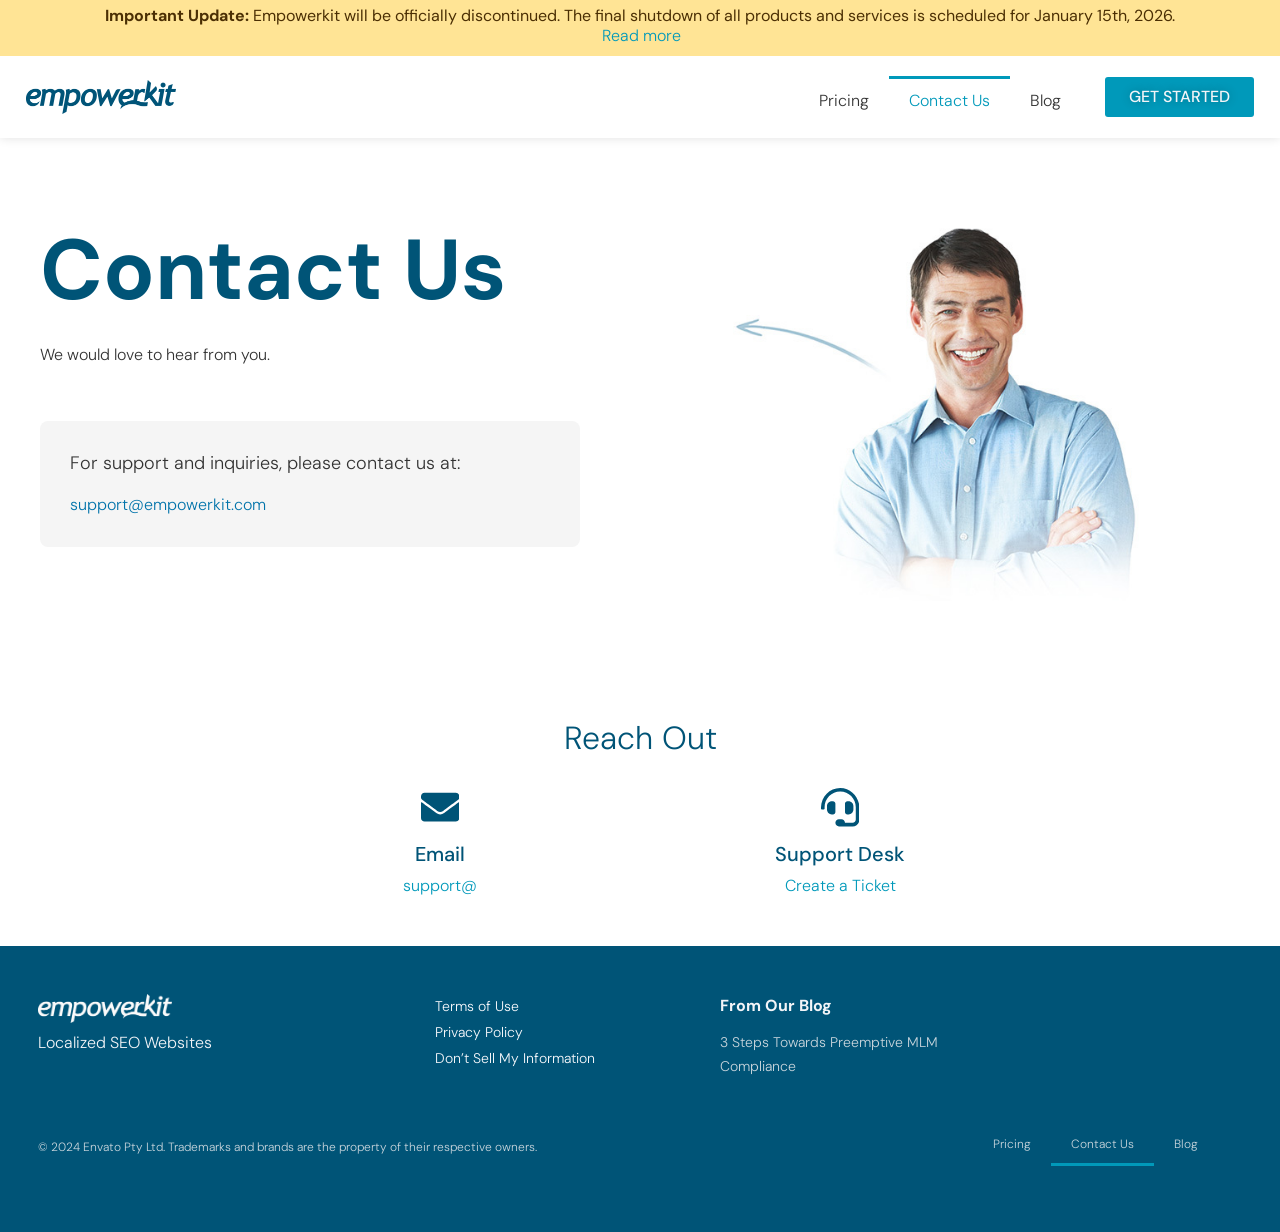
<file: ek-site/contact-us/index.html>
<!doctype html>
<html lang="en-US">

<meta http-equiv="content-type" content="text/html;charset=UTF-8" /><head>
	<meta charset="UTF-8">
	<meta name="viewport" content="width=device-width, initial-scale=1">
	<link rel="profile" href="../xfn/11.html">
	<meta name='robots' content='index, follow, max-image-preview:large, max-snippet:-1, max-video-preview:-1' />
	<style>img:is([sizes="auto" i], [sizes^="auto," i]) { contain-intrinsic-size: 3000px 1500px }</style>
	
	

<link rel='dns-prefetch' href='../index-3.html' />
<style id='global-styles-inline-css'>
:root{--wp--preset--aspect-ratio--square: 1;--wp--preset--aspect-ratio--4-3: 4/3;--wp--preset--aspect-ratio--3-4: 3/4;--wp--preset--aspect-ratio--3-2: 3/2;--wp--preset--aspect-ratio--2-3: 2/3;--wp--preset--aspect-ratio--16-9: 16/9;--wp--preset--aspect-ratio--9-16: 9/16;--wp--preset--color--black: #000000;--wp--preset--color--cyan-bluish-gray: #abb8c3;--wp--preset--color--white: #ffffff;--wp--preset--color--pale-pink: #f78da7;--wp--preset--color--vivid-red: #cf2e2e;--wp--preset--color--luminous-vivid-orange: #ff6900;--wp--preset--color--luminous-vivid-amber: #fcb900;--wp--preset--color--light-green-cyan: #7bdcb5;--wp--preset--color--vivid-green-cyan: #00d084;--wp--preset--color--pale-cyan-blue: #8ed1fc;--wp--preset--color--vivid-cyan-blue: #0693e3;--wp--preset--color--vivid-purple: #9b51e0;--wp--preset--gradient--vivid-cyan-blue-to-vivid-purple: linear-gradient(135deg,rgba(6,147,227,1) 0%,rgb(155,81,224) 100%);--wp--preset--gradient--light-green-cyan-to-vivid-green-cyan: linear-gradient(135deg,rgb(122,220,180) 0%,rgb(0,208,130) 100%);--wp--preset--gradient--luminous-vivid-amber-to-luminous-vivid-orange: linear-gradient(135deg,rgba(252,185,0,1) 0%,rgba(255,105,0,1) 100%);--wp--preset--gradient--luminous-vivid-orange-to-vivid-red: linear-gradient(135deg,rgba(255,105,0,1) 0%,rgb(207,46,46) 100%);--wp--preset--gradient--very-light-gray-to-cyan-bluish-gray: linear-gradient(135deg,rgb(238,238,238) 0%,rgb(169,184,195) 100%);--wp--preset--gradient--cool-to-warm-spectrum: linear-gradient(135deg,rgb(74,234,220) 0%,rgb(151,120,209) 20%,rgb(207,42,186) 40%,rgb(238,44,130) 60%,rgb(251,105,98) 80%,rgb(254,248,76) 100%);--wp--preset--gradient--blush-light-purple: linear-gradient(135deg,rgb(255,206,236) 0%,rgb(152,150,240) 100%);--wp--preset--gradient--blush-bordeaux: linear-gradient(135deg,rgb(254,205,165) 0%,rgb(254,45,45) 50%,rgb(107,0,62) 100%);--wp--preset--gradient--luminous-dusk: linear-gradient(135deg,rgb(255,203,112) 0%,rgb(199,81,192) 50%,rgb(65,88,208) 100%);--wp--preset--gradient--pale-ocean: linear-gradient(135deg,rgb(255,245,203) 0%,rgb(182,227,212) 50%,rgb(51,167,181) 100%);--wp--preset--gradient--electric-grass: linear-gradient(135deg,rgb(202,248,128) 0%,rgb(113,206,126) 100%);--wp--preset--gradient--midnight: linear-gradient(135deg,rgb(2,3,129) 0%,rgb(40,116,252) 100%);--wp--preset--font-size--small: 13px;--wp--preset--font-size--medium: 20px;--wp--preset--font-size--large: 36px;--wp--preset--font-size--x-large: 42px;--wp--preset--spacing--20: 0.44rem;--wp--preset--spacing--30: 0.67rem;--wp--preset--spacing--40: 1rem;--wp--preset--spacing--50: 1.5rem;--wp--preset--spacing--60: 2.25rem;--wp--preset--spacing--70: 3.38rem;--wp--preset--spacing--80: 5.06rem;--wp--preset--shadow--natural: 6px 6px 9px rgba(0, 0, 0, 0.2);--wp--preset--shadow--deep: 12px 12px 50px rgba(0, 0, 0, 0.4);--wp--preset--shadow--sharp: 6px 6px 0px rgba(0, 0, 0, 0.2);--wp--preset--shadow--outlined: 6px 6px 0px -3px rgba(255, 255, 255, 1), 6px 6px rgba(0, 0, 0, 1);--wp--preset--shadow--crisp: 6px 6px 0px rgba(0, 0, 0, 1);}:root { --wp--style--global--content-size: 800px;--wp--style--global--wide-size: 1200px; }:where(body) { margin: 0; }.wp-site-blocks > .alignleft { float: left; margin-right: 2em; }.wp-site-blocks > .alignright { float: right; margin-left: 2em; }.wp-site-blocks > .aligncenter { justify-content: center; margin-left: auto; margin-right: auto; }:where(.wp-site-blocks) > * { margin-block-start: 24px; margin-block-end: 0; }:where(.wp-site-blocks) > :first-child { margin-block-start: 0; }:where(.wp-site-blocks) > :last-child { margin-block-end: 0; }:root { --wp--style--block-gap: 24px; }:root :where(.is-layout-flow) > :first-child{margin-block-start: 0;}:root :where(.is-layout-flow) > :last-child{margin-block-end: 0;}:root :where(.is-layout-flow) > *{margin-block-start: 24px;margin-block-end: 0;}:root :where(.is-layout-constrained) > :first-child{margin-block-start: 0;}:root :where(.is-layout-constrained) > :last-child{margin-block-end: 0;}:root :where(.is-layout-constrained) > *{margin-block-start: 24px;margin-block-end: 0;}:root :where(.is-layout-flex){gap: 24px;}:root :where(.is-layout-grid){gap: 24px;}.is-layout-flow > .alignleft{float: left;margin-inline-start: 0;margin-inline-end: 2em;}.is-layout-flow > .alignright{float: right;margin-inline-start: 2em;margin-inline-end: 0;}.is-layout-flow > .aligncenter{margin-left: auto !important;margin-right: auto !important;}.is-layout-constrained > .alignleft{float: left;margin-inline-start: 0;margin-inline-end: 2em;}.is-layout-constrained > .alignright{float: right;margin-inline-start: 2em;margin-inline-end: 0;}.is-layout-constrained > .aligncenter{margin-left: auto !important;margin-right: auto !important;}.is-layout-constrained > :where(:not(.alignleft):not(.alignright):not(.alignfull)){max-width: var(--wp--style--global--content-size);margin-left: auto !important;margin-right: auto !important;}.is-layout-constrained > .alignwide{max-width: var(--wp--style--global--wide-size);}body .is-layout-flex{display: flex;}.is-layout-flex{flex-wrap: wrap;align-items: center;}.is-layout-flex > :is(*, div){margin: 0;}body .is-layout-grid{display: grid;}.is-layout-grid > :is(*, div){margin: 0;}body{padding-top: 0px;padding-right: 0px;padding-bottom: 0px;padding-left: 0px;}a:where(:not(.wp-element-button)){text-decoration: underline;}:root :where(.wp-element-button, .wp-block-button__link){background-color: #32373c;border-width: 0;color: #fff;font-family: inherit;font-size: inherit;line-height: inherit;padding: calc(0.667em + 2px) calc(1.333em + 2px);text-decoration: none;}.has-black-color{color: var(--wp--preset--color--black) !important;}.has-cyan-bluish-gray-color{color: var(--wp--preset--color--cyan-bluish-gray) !important;}.has-white-color{color: var(--wp--preset--color--white) !important;}.has-pale-pink-color{color: var(--wp--preset--color--pale-pink) !important;}.has-vivid-red-color{color: var(--wp--preset--color--vivid-red) !important;}.has-luminous-vivid-orange-color{color: var(--wp--preset--color--luminous-vivid-orange) !important;}.has-luminous-vivid-amber-color{color: var(--wp--preset--color--luminous-vivid-amber) !important;}.has-light-green-cyan-color{color: var(--wp--preset--color--light-green-cyan) !important;}.has-vivid-green-cyan-color{color: var(--wp--preset--color--vivid-green-cyan) !important;}.has-pale-cyan-blue-color{color: var(--wp--preset--color--pale-cyan-blue) !important;}.has-vivid-cyan-blue-color{color: var(--wp--preset--color--vivid-cyan-blue) !important;}.has-vivid-purple-color{color: var(--wp--preset--color--vivid-purple) !important;}.has-black-background-color{background-color: var(--wp--preset--color--black) !important;}.has-cyan-bluish-gray-background-color{background-color: var(--wp--preset--color--cyan-bluish-gray) !important;}.has-white-background-color{background-color: var(--wp--preset--color--white) !important;}.has-pale-pink-background-color{background-color: var(--wp--preset--color--pale-pink) !important;}.has-vivid-red-background-color{background-color: var(--wp--preset--color--vivid-red) !important;}.has-luminous-vivid-orange-background-color{background-color: var(--wp--preset--color--luminous-vivid-orange) !important;}.has-luminous-vivid-amber-background-color{background-color: var(--wp--preset--color--luminous-vivid-amber) !important;}.has-light-green-cyan-background-color{background-color: var(--wp--preset--color--light-green-cyan) !important;}.has-vivid-green-cyan-background-color{background-color: var(--wp--preset--color--vivid-green-cyan) !important;}.has-pale-cyan-blue-background-color{background-color: var(--wp--preset--color--pale-cyan-blue) !important;}.has-vivid-cyan-blue-background-color{background-color: var(--wp--preset--color--vivid-cyan-blue) !important;}.has-vivid-purple-background-color{background-color: var(--wp--preset--color--vivid-purple) !important;}.has-black-border-color{border-color: var(--wp--preset--color--black) !important;}.has-cyan-bluish-gray-border-color{border-color: var(--wp--preset--color--cyan-bluish-gray) !important;}.has-white-border-color{border-color: var(--wp--preset--color--white) !important;}.has-pale-pink-border-color{border-color: var(--wp--preset--color--pale-pink) !important;}.has-vivid-red-border-color{border-color: var(--wp--preset--color--vivid-red) !important;}.has-luminous-vivid-orange-border-color{border-color: var(--wp--preset--color--luminous-vivid-orange) !important;}.has-luminous-vivid-amber-border-color{border-color: var(--wp--preset--color--luminous-vivid-amber) !important;}.has-light-green-cyan-border-color{border-color: var(--wp--preset--color--light-green-cyan) !important;}.has-vivid-green-cyan-border-color{border-color: var(--wp--preset--color--vivid-green-cyan) !important;}.has-pale-cyan-blue-border-color{border-color: var(--wp--preset--color--pale-cyan-blue) !important;}.has-vivid-cyan-blue-border-color{border-color: var(--wp--preset--color--vivid-cyan-blue) !important;}.has-vivid-purple-border-color{border-color: var(--wp--preset--color--vivid-purple) !important;}.has-vivid-cyan-blue-to-vivid-purple-gradient-background{background: var(--wp--preset--gradient--vivid-cyan-blue-to-vivid-purple) !important;}.has-light-green-cyan-to-vivid-green-cyan-gradient-background{background: var(--wp--preset--gradient--light-green-cyan-to-vivid-green-cyan) !important;}.has-luminous-vivid-amber-to-luminous-vivid-orange-gradient-background{background: var(--wp--preset--gradient--luminous-vivid-amber-to-luminous-vivid-orange) !important;}.has-luminous-vivid-orange-to-vivid-red-gradient-background{background: var(--wp--preset--gradient--luminous-vivid-orange-to-vivid-red) !important;}.has-very-light-gray-to-cyan-bluish-gray-gradient-background{background: var(--wp--preset--gradient--very-light-gray-to-cyan-bluish-gray) !important;}.has-cool-to-warm-spectrum-gradient-background{background: var(--wp--preset--gradient--cool-to-warm-spectrum) !important;}.has-blush-light-purple-gradient-background{background: var(--wp--preset--gradient--blush-light-purple) !important;}.has-blush-bordeaux-gradient-background{background: var(--wp--preset--gradient--blush-bordeaux) !important;}.has-luminous-dusk-gradient-background{background: var(--wp--preset--gradient--luminous-dusk) !important;}.has-pale-ocean-gradient-background{background: var(--wp--preset--gradient--pale-ocean) !important;}.has-electric-grass-gradient-background{background: var(--wp--preset--gradient--electric-grass) !important;}.has-midnight-gradient-background{background: var(--wp--preset--gradient--midnight) !important;}.has-small-font-size{font-size: var(--wp--preset--font-size--small) !important;}.has-medium-font-size{font-size: var(--wp--preset--font-size--medium) !important;}.has-large-font-size{font-size: var(--wp--preset--font-size--large) !important;}.has-x-large-font-size{font-size: var(--wp--preset--font-size--x-large) !important;}
:root :where(.wp-block-pullquote){font-size: 1.5em;line-height: 1.6;}
</style>
<link rel='stylesheet' id='breezi-css' href='../wp-content/plugins/breezi/public/css/breezi-public8a54.css' media='all' />
<link rel='stylesheet' id='hello-elementor-css' href='../wp-content/themes/hello-elementor/assets/css/resetedb1.css' media='all' />
<link rel='stylesheet' id='hello-elementor-theme-style-css' href='../wp-content/themes/hello-elementor/assets/css/themeedb1.css' media='all' />
<link rel='stylesheet' id='hello-elementor-header-footer-css' href='../wp-content/themes/hello-elementor/assets/css/header-footeredb1.css' media='all' />
<link rel='stylesheet' id='elementor-frontend-css' href='../wp-content/plugins/elementor/assets/css/frontend.min94b7.css' media='all' />
<link rel='stylesheet' id='elementor-post-1123-css' href='../wp-content/uploads/elementor/css/post-1123b8ff.css' media='all' />
<link rel='stylesheet' id='e-sticky-css' href='../wp-content/plugins/elementor-pro/assets/css/modules/sticky.min242d.css' media='all' />
<link rel='stylesheet' id='e-animation-fadeIn-css' href='../wp-content/plugins/elementor/assets/lib/animations/styles/fadeIn.min94b7.css' media='all' />
<link rel='stylesheet' id='widget-image-css' href='../wp-content/plugins/elementor/assets/css/widget-image.min94b7.css' media='all' />
<link rel='stylesheet' id='widget-nav-menu-css' href='../wp-content/plugins/elementor-pro/assets/css/widget-nav-menu.min242d.css' media='all' />
<link rel='stylesheet' id='e-animation-grow-css' href='../wp-content/plugins/elementor/assets/lib/animations/styles/e-animation-grow.min94b7.css' media='all' />
<link rel='stylesheet' id='widget-heading-css' href='../wp-content/plugins/elementor/assets/css/widget-heading.min94b7.css' media='all' />
<link rel='stylesheet' id='widget-social-icons-css' href='../wp-content/plugins/elementor/assets/css/widget-social-icons.min94b7.css' media='all' />
<link rel='stylesheet' id='e-apple-webkit-css' href='../wp-content/plugins/elementor/assets/css/conditionals/apple-webkit.min94b7.css' media='all' />
<link rel='stylesheet' id='widget-posts-css' href='../wp-content/plugins/elementor-pro/assets/css/widget-posts.min242d.css' media='all' />
<link rel='stylesheet' id='elementor-post-1266-css' href='../wp-content/uploads/elementor/css/post-12668c09.css' media='all' />
<link rel='stylesheet' id='elementor-post-1188-css' href='../wp-content/uploads/elementor/css/post-118814c6.css' media='all' />
<link rel='stylesheet' id='elementor-post-1190-css' href='../wp-content/uploads/elementor/css/post-119014c6.css' media='all' />
<link rel='stylesheet' id='elementor-post-1193-css' href='../wp-content/uploads/elementor/css/post-119314c6.css' media='all' />
<link rel='stylesheet' id='elementor-gf-local-dmsans-css' href='../wp-content/uploads/elementor/google-fonts/css/dmsans4153.css' media='all' />
<script src="../wp-includes/js/jquery/jquery.minf43b.js" id="jquery-core-js"></script>
<script src="../wp-includes/js/jquery/jquery-migrate.min5589.js" id="jquery-migrate-js"></script>
<script src="../wp-content/plugins/breezi/public/js/breezi-public8a54.js" id="breezi-js"></script>
			<style>
				.e-con.e-parent:nth-of-type(n+4):not(.e-lazyloaded):not(.e-no-lazyload),
				.e-con.e-parent:nth-of-type(n+4):not(.e-lazyloaded):not(.e-no-lazyload) * {
					background-image: none !important;
				}
				@media screen and (max-height: 1024px) {
					.e-con.e-parent:nth-of-type(n+3):not(.e-lazyloaded):not(.e-no-lazyload),
					.e-con.e-parent:nth-of-type(n+3):not(.e-lazyloaded):not(.e-no-lazyload) * {
						background-image: none !important;
					}
				}
				@media screen and (max-height: 640px) {
					.e-con.e-parent:nth-of-type(n+2):not(.e-lazyloaded):not(.e-no-lazyload),
					.e-con.e-parent:nth-of-type(n+2):not(.e-lazyloaded):not(.e-no-lazyload) * {
						background-image: none !important;
					}
				}
			</style>
			<link rel="icon" href="../wp-content/uploads/2025/08/cropped-asd-32x32.png" sizes="32x32" />
<link rel="icon" href="../wp-content/uploads/2025/08/cropped-asd-192x192.png" sizes="192x192" />
<link rel="apple-touch-icon" href="../wp-content/uploads/2025/08/cropped-asd-180x180.png" />
<meta name="msapplication-TileImage" content="/wp-content/uploads/2025/08/cropped-asd-270x270.png" />
</head>
<body class="wp-singular page-template-default page page-id-1266 wp-custom-logo wp-embed-responsive wp-theme-hello-elementor hello-elementor-default elementor-default elementor-kit-1123 elementor-page elementor-page-1266 elementor-page-1193">


<a class="skip-link screen-reader-text" href="#content">Skip to content</a>

		<header data-elementor-type="header" data-elementor-id="1188" class="elementor elementor-1188 elementor-location-header" data-elementor-post-type="elementor_library">
			<div class="elementor-element elementor-element-714b36e e-flex e-con-boxed elementor-invisible e-con e-parent" data-id="714b36e" data-element_type="container" data-settings="{&quot;background_background&quot;:&quot;classic&quot;,&quot;sticky&quot;:&quot;top&quot;,&quot;animation&quot;:&quot;fadeIn&quot;,&quot;sticky_on&quot;:[&quot;desktop&quot;,&quot;tablet&quot;,&quot;mobile&quot;],&quot;sticky_offset&quot;:0,&quot;sticky_effects_offset&quot;:0,&quot;sticky_anchor_link_offset&quot;:0}">
					<div class="e-con-inner">
				<div class="elementor-element elementor-element-ef3f4f1 elementor-widget__width-initial elementor-widget elementor-widget-text-editor" data-id="ef3f4f1" data-element_type="widget" data-widget_type="text-editor.default">
				<div class="elementor-widget-container">
									<p><strong>Important Update:</strong> Empowerkit will be officially discontinued. The final shutdown of all products and services is scheduled for January 15th, 2026.  <a href="../announcement/index.html">Read more</a></p>								</div>
				</div>
					</div>
				</div>
		<div class="elementor-element elementor-element-242aa225 e-flex e-con-boxed elementor-invisible e-con e-parent" data-id="242aa225" data-element_type="container" data-settings="{&quot;sticky&quot;:&quot;top&quot;,&quot;animation&quot;:&quot;fadeIn&quot;,&quot;background_background&quot;:&quot;classic&quot;,&quot;sticky_offset&quot;:40,&quot;sticky_on&quot;:[&quot;desktop&quot;,&quot;tablet&quot;,&quot;mobile&quot;],&quot;sticky_effects_offset&quot;:0,&quot;sticky_anchor_link_offset&quot;:0}">
					<div class="e-con-inner">
		<div class="elementor-element elementor-element-1a4d49f9 e-con-full e-flex e-con e-child" data-id="1a4d49f9" data-element_type="container">
				<div class="elementor-element elementor-element-58928f9 elementor-widget elementor-widget-theme-site-logo elementor-widget-image" data-id="58928f9" data-element_type="widget" data-widget_type="theme-site-logo.default">
				<div class="elementor-widget-container">
											<a href="../index.html">
			<img width="300" height="67" src="../wp-content/uploads/2025/08/Asset-73-300x67.png" class="attachment-medium size-medium wp-image-1129" alt="" srcset="/wp-content/uploads/2025/08/Asset-73-300x67.png 300w, /wp-content/uploads/2025/08/Asset-73-1024x227.png 1024w, /wp-content/uploads/2025/08/Asset-73-768x170.png 768w, /wp-content/uploads/2025/08/Asset-73-1536x341.png 1536w, /wp-content/uploads/2025/08/Asset-73.png 2048w" sizes="(max-width: 300px) 100vw, 300px" />				</a>
											</div>
				</div>
				</div>
		<div class="elementor-element elementor-element-8db1f19 e-con-full e-flex e-con e-child" data-id="8db1f19" data-element_type="container">
				<div class="elementor-element elementor-element-4ac33286 elementor-widget-mobile__width-initial elementor-nav-menu--stretch elementor-nav-menu__align-end elementor-nav-menu--dropdown-tablet elementor-nav-menu__text-align-aside elementor-nav-menu--toggle elementor-nav-menu--burger elementor-widget elementor-widget-nav-menu" data-id="4ac33286" data-element_type="widget" data-settings="{&quot;submenu_icon&quot;:{&quot;value&quot;:&quot;&lt;i class=\&quot;\&quot;&gt;&lt;\/i&gt;&quot;,&quot;library&quot;:&quot;&quot;},&quot;full_width&quot;:&quot;stretch&quot;,&quot;layout&quot;:&quot;horizontal&quot;,&quot;toggle&quot;:&quot;burger&quot;}" data-widget_type="nav-menu.default">
				<div class="elementor-widget-container">
								<nav aria-label="Main Navigation" class="elementor-nav-menu--main elementor-nav-menu__container elementor-nav-menu--layout-horizontal e--pointer-overline e--animation-fade">
				<ul id="menu-1-4ac33286" class="elementor-nav-menu"><li class="menu-item menu-item-type-post_type menu-item-object-page menu-item-1275"><a href="../packages/index.html" class="elementor-item">Pricing</a></li>
<li class="menu-item menu-item-type-post_type menu-item-object-page current-menu-item page_item page-item-1266 current_page_item menu-item-1273"><a href="#" aria-current="page" class="elementor-item elementor-item-active">Contact Us</a></li>
<li class="menu-item menu-item-type-taxonomy menu-item-object-category menu-item-1274"><a href="../category/blog/index.html" class="elementor-item">Blog</a></li>
</ul>			</nav>
					<div class="elementor-menu-toggle" role="button" tabindex="0" aria-label="Menu Toggle" aria-expanded="false">
			<svg aria-hidden="true" role="presentation" class="elementor-menu-toggle__icon--open e-font-icon-svg e-eicon-menu-bar" viewBox="0 0 1000 1000" xmlns="http://www.w3.org/2000/svg"><path d="M104 333H896C929 333 958 304 958 271S929 208 896 208H104C71 208 42 237 42 271S71 333 104 333ZM104 583H896C929 583 958 554 958 521S929 458 896 458H104C71 458 42 487 42 521S71 583 104 583ZM104 833H896C929 833 958 804 958 771S929 708 896 708H104C71 708 42 737 42 771S71 833 104 833Z"></path></svg><svg aria-hidden="true" role="presentation" class="elementor-menu-toggle__icon--close e-font-icon-svg e-eicon-close" viewBox="0 0 1000 1000" xmlns="http://www.w3.org/2000/svg"><path d="M742 167L500 408 258 167C246 154 233 150 217 150 196 150 179 158 167 167 154 179 150 196 150 212 150 229 154 242 171 254L408 500 167 742C138 771 138 800 167 829 196 858 225 858 254 829L496 587 738 829C750 842 767 846 783 846 800 846 817 842 829 829 842 817 846 804 846 783 846 767 842 750 829 737L588 500 833 258C863 229 863 200 833 171 804 137 775 137 742 167Z"></path></svg>		</div>
					<nav class="elementor-nav-menu--dropdown elementor-nav-menu__container" aria-hidden="true">
				<ul id="menu-2-4ac33286" class="elementor-nav-menu"><li class="menu-item menu-item-type-post_type menu-item-object-page menu-item-1275"><a href="../packages/index.html" class="elementor-item" tabindex="-1">Pricing</a></li>
<li class="menu-item menu-item-type-post_type menu-item-object-page current-menu-item page_item page-item-1266 current_page_item menu-item-1273"><a href="#" aria-current="page" class="elementor-item elementor-item-active" tabindex="-1">Contact Us</a></li>
<li class="menu-item menu-item-type-taxonomy menu-item-object-category menu-item-1274"><a href="../category/blog/index.html" class="elementor-item" tabindex="-1">Blog</a></li>
</ul>			</nav>
						</div>
				</div>
				<div class="elementor-element elementor-element-2d3fae91 elementor-align-right elementor-hidden-tablet elementor-hidden-mobile elementor-widget elementor-widget-button" data-id="2d3fae91" data-element_type="widget" data-widget_type="button.default">
				<div class="elementor-widget-container">
									<div class="elementor-button-wrapper">
					<a class="elementor-button elementor-button-link elementor-size-sm elementor-animation-grow" href="#">
						<span class="elementor-button-content-wrapper">
									<span class="elementor-button-text">GET STARTED</span>
					</span>
					</a>
				</div>
								</div>
				</div>
				</div>
					</div>
				</div>
				</header>
				<div data-elementor-type="single-page" data-elementor-id="1193" class="elementor elementor-1193 elementor-location-single post-1266 page type-page status-publish hentry" data-elementor-post-type="elementor_library">
			<div class="elementor-element elementor-element-1082d543 e-con-full e-flex e-con e-parent" data-id="1082d543" data-element_type="container">
				<div class="elementor-element elementor-element-41532c1 elementor-widget elementor-widget-theme-post-content" data-id="41532c1" data-element_type="widget" data-widget_type="theme-post-content.default">
				<div class="elementor-widget-container">
							<div data-elementor-type="wp-page" data-elementor-id="1266" class="elementor elementor-1266" data-elementor-post-type="page">
				<div class="elementor-element elementor-element-21038908 e-flex e-con-boxed e-con e-parent" data-id="21038908" data-element_type="container">
					<div class="e-con-inner">
		<div class="elementor-element elementor-element-a2e97c e-con-full e-flex e-con e-child" data-id="a2e97c" data-element_type="container">
				<div class="elementor-element elementor-element-7b5007dd elementor-invisible elementor-widget elementor-widget-heading" data-id="7b5007dd" data-element_type="widget" data-settings="{&quot;_animation&quot;:&quot;fadeIn&quot;}" data-widget_type="heading.default">
				<div class="elementor-widget-container">
					<h1 class="elementor-heading-title elementor-size-default">Contact Us</h1>				</div>
				</div>
				<div class="elementor-element elementor-element-529517ff elementor-widget elementor-widget-text-editor" data-id="529517ff" data-element_type="widget" data-widget_type="text-editor.default">
				<div class="elementor-widget-container">
									<p>We would love to hear from you. </p>								</div>
				</div>
				<div class="elementor-element elementor-element-67ec07be elementor-button-align-end elementor-widget elementor-widget-form" data-id="67ec07be" data-element_type="widget" data-settings="{&quot;step_next_label&quot;:&quot;Next&quot;,&quot;step_previous_label&quot;:&quot;Previous&quot;,&quot;button_width&quot;:&quot;100&quot;,&quot;step_type&quot;:&quot;number_text&quot;,&quot;step_icon_shape&quot;:&quot;circle&quot;}" data-widget_type="form.default">
				<div class="elementor-widget-container">
							<div class="elementor-contact-info" style="padding: 30px; background: #f5f5f5; border-radius: 8px;">
			<p style="font-size: 18px; margin-bottom: 15px; color: #333;">For support and inquiries, please contact us at:</p>
			<p style="font-size: 24px; font-weight: 600; color: #0073aa; margin: 0;">
				<a href="mailto:support@empowerkit.com" style="text-decoration: none; color: #0073aa;">support@empowerkit.com</a>
			</p>
		</div>
						</div>
				</div>
				</div>
		<div class="elementor-element elementor-element-2a2d448e e-con-full e-flex e-con e-child" data-id="2a2d448e" data-element_type="container" data-settings="{&quot;background_background&quot;:&quot;classic&quot;}">
				</div>
					</div>
				</div>
		<div class="elementor-element elementor-element-2e1541ec e-flex e-con-boxed e-con e-parent" data-id="2e1541ec" data-element_type="container">
					<div class="e-con-inner">
				<div class="elementor-element elementor-element-615ba38c elementor-widget elementor-widget-heading" data-id="615ba38c" data-element_type="widget" data-widget_type="heading.default">
				<div class="elementor-widget-container">
					<h2 class="elementor-heading-title elementor-size-default">Reach Out</h2>				</div>
				</div>
					</div>
				</div>
		<div class="elementor-element elementor-element-7dfd5c2a e-grid e-con-boxed e-con e-parent" data-id="7dfd5c2a" data-element_type="container">
					<div class="e-con-inner">
		<div class="elementor-element elementor-element-1ae68417 e-flex e-con-boxed e-con e-child" data-id="1ae68417" data-element_type="container">
					<div class="e-con-inner">
				<div class="elementor-element elementor-element-2a9622ad elementor-view-default elementor-widget elementor-widget-icon" data-id="2a9622ad" data-element_type="widget" data-widget_type="icon.default">
				<div class="elementor-widget-container">
							<div class="elementor-icon-wrapper">
			<div class="elementor-icon">
			<svg aria-hidden="true" class="e-font-icon-svg e-fas-envelope" viewBox="0 0 512 512" xmlns="http://www.w3.org/2000/svg"><path d="M502.3 190.8c3.9-3.1 9.7-.2 9.7 4.7V400c0 26.5-21.5 48-48 48H48c-26.5 0-48-21.5-48-48V195.6c0-5 5.7-7.8 9.7-4.7 22.4 17.4 52.1 39.5 154.1 113.6 21.1 15.4 56.7 47.8 92.2 47.6 35.7.3 72-32.8 92.3-47.6 102-74.1 131.6-96.3 154-113.7zM256 320c23.2.4 56.6-29.2 73.4-41.4 132.7-96.3 142.8-104.7 173.4-128.7 5.8-4.5 9.2-11.5 9.2-18.9v-19c0-26.5-21.5-48-48-48H48C21.5 64 0 85.5 0 112v19c0 7.4 3.4 14.3 9.2 18.9 30.6 23.9 40.7 32.4 173.4 128.7 16.8 12.2 50.2 41.8 73.4 41.4z"></path></svg>			</div>
		</div>
						</div>
				</div>
				<div class="elementor-element elementor-element-55c6ec6a elementor-widget elementor-widget-heading" data-id="55c6ec6a" data-element_type="widget" data-widget_type="heading.default">
				<div class="elementor-widget-container">
					<h4 class="elementor-heading-title elementor-size-default">Email</h4>				</div>
				</div>
				<div class="elementor-element elementor-element-52153bbb elementor-widget elementor-widget-text-editor" data-id="52153bbb" data-element_type="widget" data-widget_type="text-editor.default">
				<div class="elementor-widget-container">
									<p><a href="mailto:support@">support@</a></p>								</div>
				</div>
					</div>
				</div>
		<div class="elementor-element elementor-element-d028d3e e-flex e-con-boxed e-con e-child" data-id="d028d3e" data-element_type="container">
					<div class="e-con-inner">
				<div class="elementor-element elementor-element-31743a13 elementor-view-default elementor-widget elementor-widget-icon" data-id="31743a13" data-element_type="widget" data-widget_type="icon.default">
				<div class="elementor-widget-container">
							<div class="elementor-icon-wrapper">
			<div class="elementor-icon">
			<svg aria-hidden="true" class="e-font-icon-svg e-fas-headset" viewBox="0 0 512 512" xmlns="http://www.w3.org/2000/svg"><path d="M192 208c0-17.67-14.33-32-32-32h-16c-35.35 0-64 28.65-64 64v48c0 35.35 28.65 64 64 64h16c17.67 0 32-14.33 32-32V208zm176 144c35.35 0 64-28.65 64-64v-48c0-35.35-28.65-64-64-64h-16c-17.67 0-32 14.33-32 32v112c0 17.67 14.33 32 32 32h16zM256 0C113.18 0 4.58 118.83 0 256v16c0 8.84 7.16 16 16 16h16c8.84 0 16-7.16 16-16v-16c0-114.69 93.31-208 208-208s208 93.31 208 208h-.12c.08 2.43.12 165.72.12 165.72 0 23.35-18.93 42.28-42.28 42.28H320c0-26.51-21.49-48-48-48h-32c-26.51 0-48 21.49-48 48s21.49 48 48 48h181.72c49.86 0 90.28-40.42 90.28-90.28V256C507.42 118.83 398.82 0 256 0z"></path></svg>			</div>
		</div>
						</div>
				</div>
				<div class="elementor-element elementor-element-6df2ed62 elementor-widget elementor-widget-heading" data-id="6df2ed62" data-element_type="widget" data-widget_type="heading.default">
				<div class="elementor-widget-container">
					<h4 class="elementor-heading-title elementor-size-default">Support Desk</h4>				</div>
				</div>
				<div class="elementor-element elementor-element-67636c5a elementor-widget elementor-widget-text-editor" data-id="67636c5a" data-element_type="widget" data-widget_type="text-editor.default">
				<div class="elementor-widget-container">
									<p><a href="https://empowerkit.freshdesk.com/support/tickets/new" target="_blank" rel="noopener">Create a Ticket</a></p>								</div>
				</div>
					</div>
				</div>
					</div>
				</div>
				</div>
						</div>
				</div>
				</div>
				</div>
				<footer data-elementor-type="footer" data-elementor-id="1190" class="elementor elementor-1190 elementor-location-footer" data-elementor-post-type="elementor_library">
			<div class="elementor-element elementor-element-ebc881f e-flex e-con-boxed e-con e-parent" data-id="ebc881f" data-element_type="container" data-settings="{&quot;background_background&quot;:&quot;classic&quot;}">
					<div class="e-con-inner">
		<div class="elementor-element elementor-element-432dfe6e e-con-full e-flex e-con e-child" data-id="432dfe6e" data-element_type="container">
				<div class="elementor-element elementor-element-460d75ec elementor-widget elementor-widget-image" data-id="460d75ec" data-element_type="widget" data-widget_type="image.default">
				<div class="elementor-widget-container">
															<img width="300" height="65" src="../wp-content/uploads/2025/08/EKWhite-300x65.png" class="attachment-medium size-medium wp-image-1191" alt="" srcset="/wp-content/uploads/2025/08/EKWhite-300x65.png 300w, /wp-content/uploads/2025/08/EKWhite-1024x221.png 1024w, /wp-content/uploads/2025/08/EKWhite-768x166.png 768w, /wp-content/uploads/2025/08/EKWhite-1536x332.png 1536w, /wp-content/uploads/2025/08/EKWhite.png 2048w" sizes="(max-width: 300px) 100vw, 300px" />															</div>
				</div>
				<div class="elementor-element elementor-element-20f9a113 elementor-widget elementor-widget-heading" data-id="20f9a113" data-element_type="widget" data-widget_type="heading.default">
				<div class="elementor-widget-container">
					<h4 class="elementor-heading-title elementor-size-default">Localized SEO Websites</h4>				</div>
				</div>
				<div class="elementor-element elementor-element-2524ed0a elementor-shape-circle e-grid-align-left elementor-hidden-desktop elementor-hidden-tablet elementor-hidden-mobile elementor-grid-0 elementor-widget elementor-widget-social-icons" data-id="2524ed0a" data-element_type="widget" data-widget_type="social-icons.default">
				<div class="elementor-widget-container">
							<div class="elementor-social-icons-wrapper elementor-grid" role="list">
							<span class="elementor-grid-item" role="listitem">
					<a class="elementor-icon elementor-social-icon elementor-social-icon-facebook elementor-repeater-item-0943386" target="_blank">
						<span class="elementor-screen-only">Facebook</span>
						<svg class="e-font-icon-svg e-fab-facebook" viewBox="0 0 512 512" xmlns="http://www.w3.org/2000/svg"><path d="M504 256C504 119 393 8 256 8S8 119 8 256c0 123.78 90.69 226.38 209.25 245V327.69h-63V256h63v-54.64c0-62.15 37-96.48 93.67-96.48 27.14 0 55.52 4.84 55.52 4.84v61h-31.28c-30.8 0-40.41 19.12-40.41 38.73V256h68.78l-11 71.69h-57.78V501C413.31 482.38 504 379.78 504 256z"></path></svg>					</a>
				</span>
							<span class="elementor-grid-item" role="listitem">
					<a class="elementor-icon elementor-social-icon elementor-social-icon-twitter elementor-repeater-item-c8b3eef" target="_blank">
						<span class="elementor-screen-only">Twitter</span>
						<svg class="e-font-icon-svg e-fab-twitter" viewBox="0 0 512 512" xmlns="http://www.w3.org/2000/svg"><path d="M459.37 151.716c.325 4.548.325 9.097.325 13.645 0 138.72-105.583 298.558-298.558 298.558-59.452 0-114.68-17.219-161.137-47.106 8.447.974 16.568 1.299 25.34 1.299 49.055 0 94.213-16.568 130.274-44.832-46.132-.975-84.792-31.188-98.112-72.772 6.498.974 12.995 1.624 19.818 1.624 9.421 0 18.843-1.3 27.614-3.573-48.081-9.747-84.143-51.98-84.143-102.985v-1.299c13.969 7.797 30.214 12.67 47.431 13.319-28.264-18.843-46.781-51.005-46.781-87.391 0-19.492 5.197-37.36 14.294-52.954 51.655 63.675 129.3 105.258 216.365 109.807-1.624-7.797-2.599-15.918-2.599-24.04 0-57.828 46.782-104.934 104.934-104.934 30.213 0 57.502 12.67 76.67 33.137 23.715-4.548 46.456-13.32 66.599-25.34-7.798 24.366-24.366 44.833-46.132 57.827 21.117-2.273 41.584-8.122 60.426-16.243-14.292 20.791-32.161 39.308-52.628 54.253z"></path></svg>					</a>
				</span>
							<span class="elementor-grid-item" role="listitem">
					<a class="elementor-icon elementor-social-icon elementor-social-icon-youtube elementor-repeater-item-9ab322b" target="_blank">
						<span class="elementor-screen-only">Youtube</span>
						<svg class="e-font-icon-svg e-fab-youtube" viewBox="0 0 576 512" xmlns="http://www.w3.org/2000/svg"><path d="M549.655 124.083c-6.281-23.65-24.787-42.276-48.284-48.597C458.781 64 288 64 288 64S117.22 64 74.629 75.486c-23.497 6.322-42.003 24.947-48.284 48.597-11.412 42.867-11.412 132.305-11.412 132.305s0 89.438 11.412 132.305c6.281 23.65 24.787 41.5 48.284 47.821C117.22 448 288 448 288 448s170.78 0 213.371-11.486c23.497-6.321 42.003-24.171 48.284-47.821 11.412-42.867 11.412-132.305 11.412-132.305s0-89.438-11.412-132.305zm-317.51 213.508V175.185l142.739 81.205-142.739 81.201z"></path></svg>					</a>
				</span>
					</div>
						</div>
				</div>
				</div>
		<div class="elementor-element elementor-element-18f15982 e-con-full e-flex e-con e-child" data-id="18f15982" data-element_type="container">
		<div class="elementor-element elementor-element-7e84f5fc e-con-full e-flex e-con e-child" data-id="7e84f5fc" data-element_type="container">
				<div class="elementor-element elementor-element-5ece2d8c elementor-nav-menu__align-start elementor-nav-menu--dropdown-tablet elementor-nav-menu__text-align-aside elementor-widget elementor-widget-nav-menu" data-id="5ece2d8c" data-element_type="widget" data-settings="{&quot;layout&quot;:&quot;vertical&quot;,&quot;submenu_icon&quot;:{&quot;value&quot;:&quot;&lt;i class=\&quot;\&quot;&gt;&lt;\/i&gt;&quot;,&quot;library&quot;:&quot;&quot;}}" data-widget_type="nav-menu.default">
				<div class="elementor-widget-container">
								<nav aria-label="Menu" class="elementor-nav-menu--main elementor-nav-menu__container elementor-nav-menu--layout-vertical e--pointer-text e--animation-none">
				<ul id="menu-1-5ece2d8c" class="elementor-nav-menu sm-vertical"><li class="menu-item menu-item-type-post_type menu-item-object-page menu-item-1278"><a href="../empowerkit-site-owner-terms-of-use/index.html" class="elementor-item">Terms of Use</a></li>
<li class="menu-item menu-item-type-custom menu-item-object-custom menu-item-1277"><a href="https://www.envato.com/privacy/" class="elementor-item">Privacy Policy</a></li>
<li class="menu-item menu-item-type-custom menu-item-object-custom menu-item-1276"><a href="https://www.envato.com/privacy/#my-personal-information" class="elementor-item elementor-item-anchor">Don&#8217;t Sell My Information</a></li>
</ul>			</nav>
						<nav class="elementor-nav-menu--dropdown elementor-nav-menu__container" aria-hidden="true">
				<ul id="menu-2-5ece2d8c" class="elementor-nav-menu sm-vertical"><li class="menu-item menu-item-type-post_type menu-item-object-page menu-item-1278"><a href="../empowerkit-site-owner-terms-of-use/index.html" class="elementor-item" tabindex="-1">Terms of Use</a></li>
<li class="menu-item menu-item-type-custom menu-item-object-custom menu-item-1277"><a href="https://www.envato.com/privacy/" class="elementor-item" tabindex="-1">Privacy Policy</a></li>
<li class="menu-item menu-item-type-custom menu-item-object-custom menu-item-1276"><a href="https://www.envato.com/privacy/#my-personal-information" class="elementor-item elementor-item-anchor" tabindex="-1">Don&#8217;t Sell My Information</a></li>
</ul>			</nav>
						</div>
				</div>
				</div>
		<div class="elementor-element elementor-element-400049fb e-con-full e-flex e-con e-child" data-id="400049fb" data-element_type="container">
				<div class="elementor-element elementor-element-7e6c51c9 elementor-widget elementor-widget-heading" data-id="7e6c51c9" data-element_type="widget" data-widget_type="heading.default">
				<div class="elementor-widget-container">
					<span class="elementor-heading-title elementor-size-default">From Our Blog</span>				</div>
				</div>
				<div class="elementor-element elementor-element-5836dc71 elementor-grid-1 elementor-posts--thumbnail-none elementor-grid-tablet-2 elementor-grid-mobile-1 elementor-widget elementor-widget-posts" data-id="5836dc71" data-element_type="widget" id="blog-link" data-settings="{&quot;classic_columns&quot;:&quot;1&quot;,&quot;classic_columns_tablet&quot;:&quot;2&quot;,&quot;classic_columns_mobile&quot;:&quot;1&quot;,&quot;classic_row_gap&quot;:{&quot;unit&quot;:&quot;px&quot;,&quot;size&quot;:35,&quot;sizes&quot;:[]},&quot;classic_row_gap_tablet&quot;:{&quot;unit&quot;:&quot;px&quot;,&quot;size&quot;:&quot;&quot;,&quot;sizes&quot;:[]},&quot;classic_row_gap_mobile&quot;:{&quot;unit&quot;:&quot;px&quot;,&quot;size&quot;:&quot;&quot;,&quot;sizes&quot;:[]}}" data-widget_type="posts.classic">
				<div class="elementor-widget-container">
							<div class="elementor-posts-container elementor-posts elementor-posts--skin-classic elementor-grid" role="list">
				<article class="elementor-post elementor-grid-item post-1197 post type-post status-publish format-standard has-post-thumbnail hentry category-blog" role="listitem">
				<div class="elementor-post__text">
				<span class="elementor-post__title">
			<a href="../2025/08/18/3-steps-towards-preemptive-mlm-compliance/index.html" >
				3 Steps Towards Preemptive MLM Compliance			</a>
		</span>
				</div>
				</article>
				</div>
		
						</div>
				</div>
				</div>
		<div class="elementor-element elementor-element-6b0bb916 e-con-full elementor-hidden-desktop elementor-hidden-tablet elementor-hidden-mobile e-flex e-con e-child" data-id="6b0bb916" data-element_type="container">
				<div class="elementor-element elementor-element-39767c8a elementor-widget elementor-widget-heading" data-id="39767c8a" data-element_type="widget" data-widget_type="heading.default">
				<div class="elementor-widget-container">
					<span class="elementor-heading-title elementor-size-default">Links</span>				</div>
				</div>
				<div class="elementor-element elementor-element-2256f338 elementor-nav-menu__align-start elementor-nav-menu--dropdown-tablet elementor-nav-menu__text-align-aside elementor-widget elementor-widget-nav-menu" data-id="2256f338" data-element_type="widget" data-settings="{&quot;layout&quot;:&quot;vertical&quot;,&quot;submenu_icon&quot;:{&quot;value&quot;:&quot;&lt;i class=\&quot;\&quot;&gt;&lt;\/i&gt;&quot;,&quot;library&quot;:&quot;&quot;}}" data-widget_type="nav-menu.default">
				<div class="elementor-widget-container">
								<nav aria-label="Menu" class="elementor-nav-menu--main elementor-nav-menu__container elementor-nav-menu--layout-vertical e--pointer-text e--animation-none">
				<ul id="menu-1-2256f338" class="elementor-nav-menu sm-vertical"><li class="menu-item menu-item-type-post_type menu-item-object-page menu-item-1275"><a href="../packages/index.html" class="elementor-item">Pricing</a></li>
<li class="menu-item menu-item-type-post_type menu-item-object-page current-menu-item page_item page-item-1266 current_page_item menu-item-1273"><a href="#" aria-current="page" class="elementor-item elementor-item-active">Contact Us</a></li>
<li class="menu-item menu-item-type-taxonomy menu-item-object-category menu-item-1274"><a href="../category/blog/index.html" class="elementor-item">Blog</a></li>
</ul>			</nav>
						<nav class="elementor-nav-menu--dropdown elementor-nav-menu__container" aria-hidden="true">
				<ul id="menu-2-2256f338" class="elementor-nav-menu sm-vertical"><li class="menu-item menu-item-type-post_type menu-item-object-page menu-item-1275"><a href="../packages/index.html" class="elementor-item" tabindex="-1">Pricing</a></li>
<li class="menu-item menu-item-type-post_type menu-item-object-page current-menu-item page_item page-item-1266 current_page_item menu-item-1273"><a href="#" aria-current="page" class="elementor-item elementor-item-active" tabindex="-1">Contact Us</a></li>
<li class="menu-item menu-item-type-taxonomy menu-item-object-category menu-item-1274"><a href="../category/blog/index.html" class="elementor-item" tabindex="-1">Blog</a></li>
</ul>			</nav>
						</div>
				</div>
				</div>
				</div>
					</div>
				</div>
		<div class="elementor-element elementor-element-2969563d e-flex e-con-boxed e-con e-parent" data-id="2969563d" data-element_type="container" data-settings="{&quot;background_background&quot;:&quot;classic&quot;}">
					<div class="e-con-inner">
		<div class="elementor-element elementor-element-69dddef3 e-con-full e-flex e-con e-child" data-id="69dddef3" data-element_type="container">
				<div class="elementor-element elementor-element-2967dcff elementor-widget elementor-widget-text-editor" data-id="2967dcff" data-element_type="widget" data-widget_type="text-editor.default">
				<div class="elementor-widget-container">
									<p>© 2024 Envato Pty Ltd. Trademarks and brands are the property of their respective owners.</p>								</div>
				</div>
				</div>
		<div class="elementor-element elementor-element-7eec823d e-con-full e-flex e-con e-child" data-id="7eec823d" data-element_type="container">
				<div class="elementor-element elementor-element-4ccced0c elementor-nav-menu__align-center elementor-nav-menu--dropdown-none elementor-widget elementor-widget-nav-menu" data-id="4ccced0c" data-element_type="widget" data-settings="{&quot;layout&quot;:&quot;horizontal&quot;,&quot;submenu_icon&quot;:{&quot;value&quot;:&quot;&lt;svg class=\&quot;e-font-icon-svg e-fas-caret-down\&quot; viewBox=\&quot;0 0 320 512\&quot; xmlns=\&quot;http:\/\/www.w3.org\/2000\/svg\&quot;&gt;&lt;path d=\&quot;M31.3 192h257.3c17.8 0 26.7 21.5 14.1 34.1L174.1 354.8c-7.8 7.8-20.5 7.8-28.3 0L17.2 226.1C4.6 213.5 13.5 192 31.3 192z\&quot;&gt;&lt;\/path&gt;&lt;\/svg&gt;&quot;,&quot;library&quot;:&quot;fa-solid&quot;}}" data-widget_type="nav-menu.default">
				<div class="elementor-widget-container">
								<nav aria-label="Menu" class="elementor-nav-menu--main elementor-nav-menu__container elementor-nav-menu--layout-horizontal e--pointer-underline e--animation-fade">
				<ul id="menu-1-4ccced0c" class="elementor-nav-menu"><li class="menu-item menu-item-type-post_type menu-item-object-page menu-item-1275"><a href="../packages/index.html" class="elementor-item">Pricing</a></li>
<li class="menu-item menu-item-type-post_type menu-item-object-page current-menu-item page_item page-item-1266 current_page_item menu-item-1273"><a href="#" aria-current="page" class="elementor-item elementor-item-active">Contact Us</a></li>
<li class="menu-item menu-item-type-taxonomy menu-item-object-category menu-item-1274"><a href="../category/blog/index.html" class="elementor-item">Blog</a></li>
</ul>			</nav>
						<nav class="elementor-nav-menu--dropdown elementor-nav-menu__container" aria-hidden="true">
				<ul id="menu-2-4ccced0c" class="elementor-nav-menu"><li class="menu-item menu-item-type-post_type menu-item-object-page menu-item-1275"><a href="../packages/index.html" class="elementor-item" tabindex="-1">Pricing</a></li>
<li class="menu-item menu-item-type-post_type menu-item-object-page current-menu-item page_item page-item-1266 current_page_item menu-item-1273"><a href="#" aria-current="page" class="elementor-item elementor-item-active" tabindex="-1">Contact Us</a></li>
<li class="menu-item menu-item-type-taxonomy menu-item-object-category menu-item-1274"><a href="../category/blog/index.html" class="elementor-item" tabindex="-1">Blog</a></li>
</ul>			</nav>
						</div>
				</div>
				</div>
					</div>
				</div>
				</footer>
		
<script type="speculationrules">
{"prefetch":[{"source":"document","where":{"and":[{"href_matches":"\/*"},{"not":{"href_matches":["\/wp-*.php","\/wp-admin\/*","\/wp-content\/uploads\/*","\/wp-content\/*","\/wp-content\/plugins\/*","\/wp-content\/themes\/hello-elementor\/*","\/*\\?(.+)"]}},{"not":{"selector_matches":"a[rel~=\"nofollow\"]"}},{"not":{"selector_matches":".no-prefetch, .no-prefetch a"}}]},"eagerness":"conservative"}]}
</script>
			<script>
				const lazyloadRunObserver = () => {
					const lazyloadBackgrounds = document.querySelectorAll( `.e-con.e-parent:not(.e-lazyloaded)` );
					const lazyloadBackgroundObserver = new IntersectionObserver( ( entries ) => {
						entries.forEach( ( entry ) => {
							if ( entry.isIntersecting ) {
								let lazyloadBackground = entry.target;
								if( lazyloadBackground ) {
									lazyloadBackground.classList.add( 'e-lazyloaded' );
								}
								lazyloadBackgroundObserver.unobserve( entry.target );
							}
						});
					}, { rootMargin: '200px 0px 200px 0px' } );
					lazyloadBackgrounds.forEach( ( lazyloadBackground ) => {
						lazyloadBackgroundObserver.observe( lazyloadBackground );
					} );
				};
				const events = [
					'DOMContentLoaded',
					'elementor/lazyload/observe',
				];
				events.forEach( ( event ) => {
					document.addEventListener( event, lazyloadRunObserver );
				} );
			</script>
			<script src="../wp-content/themes/hello-elementor/assets/js/hello-frontendedb1.js" id="hello-theme-frontend-js"></script>
<script src="../wp-content/plugins/elementor/assets/js/webpack.runtime.min94b7.js" id="elementor-webpack-runtime-js"></script>
<script src="../wp-content/plugins/elementor/assets/js/frontend-modules.min94b7.js" id="elementor-frontend-modules-js"></script>
<script src="../wp-includes/js/jquery/ui/core.minb37e.js" id="jquery-ui-core-js"></script>
<script id="elementor-frontend-js-before">
var elementorFrontendConfig = {"environmentMode":{"edit":false,"wpPreview":false,"isScriptDebug":false},"i18n":{"shareOnFacebook":"Share on Facebook","shareOnTwitter":"Share on Twitter","pinIt":"Pin it","download":"Download","downloadImage":"Download image","fullscreen":"Fullscreen","zoom":"Zoom","share":"Share","playVideo":"Play Video","previous":"Previous","next":"Next","close":"Close","a11yCarouselPrevSlideMessage":"Previous slide","a11yCarouselNextSlideMessage":"Next slide","a11yCarouselFirstSlideMessage":"This is the first slide","a11yCarouselLastSlideMessage":"This is the last slide","a11yCarouselPaginationBulletMessage":"Go to slide"},"is_rtl":false,"breakpoints":{"xs":0,"sm":480,"md":768,"lg":1025,"xl":1440,"xxl":1600},"responsive":{"breakpoints":{"mobile":{"label":"Mobile Portrait","value":767,"default_value":767,"direction":"max","is_enabled":true},"mobile_extra":{"label":"Mobile Landscape","value":880,"default_value":880,"direction":"max","is_enabled":false},"tablet":{"label":"Tablet Portrait","value":1024,"default_value":1024,"direction":"max","is_enabled":true},"tablet_extra":{"label":"Tablet Landscape","value":1200,"default_value":1200,"direction":"max","is_enabled":false},"laptop":{"label":"Laptop","value":1366,"default_value":1366,"direction":"max","is_enabled":false},"widescreen":{"label":"Widescreen","value":2400,"default_value":2400,"direction":"min","is_enabled":false}},"hasCustomBreakpoints":false},"version":"3.31.3","is_static":false,"experimentalFeatures":{"e_font_icon_svg":true,"additional_custom_breakpoints":true,"container":true,"theme_builder_v2":true,"hello-theme-header-footer":true,"nested-elements":true,"e_element_cache":true,"home_screen":true,"global_classes_should_enforce_capabilities":true,"e_variables":true,"cloud-library":true,"e_opt_in_v4_page":true},"urls":{"assets":"https:\/\/\/wp-content\/plugins\/elementor\/assets\/","ajaxurl":"https:\/\/\/wp-admin\/admin-ajax.php","uploadUrl":"https:\/\/\/wp-content\/uploads"},"nonces":{"floatingButtonsClickTracking":"6614fd2f04"},"swiperClass":"swiper","settings":{"page":[],"editorPreferences":[]},"kit":{"body_background_background":"classic","active_breakpoints":["viewport_mobile","viewport_tablet"],"global_image_lightbox":"yes","lightbox_enable_counter":"yes","lightbox_enable_fullscreen":"yes","lightbox_enable_zoom":"yes","lightbox_enable_share":"yes","lightbox_title_src":"title","lightbox_description_src":"description","hello_header_logo_type":"logo","hello_header_menu_layout":"horizontal"},"post":{"id":1266,"title":"Contact%20Us%20-%20Empowerkit%20Website","excerpt":"","featuredImage":false}};
</script>
<script src="../wp-content/plugins/elementor/assets/js/frontend.min94b7.js" id="elementor-frontend-js"></script>
<script src="../wp-content/plugins/elementor-pro/assets/lib/sticky/jquery.sticky.min242d.js" id="e-sticky-js"></script>
<script src="../wp-content/plugins/elementor-pro/assets/lib/smartmenus/jquery.smartmenus.min1576.js" id="smartmenus-js"></script>
<script src="../wp-includes/js/imagesloaded.minbb93.js" id="imagesloaded-js"></script>
<script src="../wp-content/plugins/elementor-pro/assets/js/webpack-pro.runtime.min242d.js" id="elementor-pro-webpack-runtime-js"></script>
<script src="../wp-includes/js/dist/hooks.min4fdd.js" id="wp-hooks-js"></script>
<script src="../wp-includes/js/dist/i18n.minc33c.js" id="wp-i18n-js"></script>
<script id="wp-i18n-js-after">
wp.i18n.setLocaleData( { 'text direction\u0004ltr': [ 'ltr' ] } );
</script>
<script id="elementor-pro-frontend-js-before">
var ElementorProFrontendConfig = {"ajaxurl":"https:\/\/\/wp-admin\/admin-ajax.php","nonce":"09de902c73","urls":{"assets":"https:\/\/\/wp-content\/plugins\/elementor-pro\/assets\/","rest":"https:\/\/\/wp-json\/"},"settings":{"lazy_load_background_images":true},"popup":{"hasPopUps":false},"shareButtonsNetworks":{"facebook":{"title":"Facebook","has_counter":true},"twitter":{"title":"Twitter"},"linkedin":{"title":"LinkedIn","has_counter":true},"pinterest":{"title":"Pinterest","has_counter":true},"reddit":{"title":"Reddit","has_counter":true},"vk":{"title":"VK","has_counter":true},"odnoklassniki":{"title":"OK","has_counter":true},"tumblr":{"title":"Tumblr"},"digg":{"title":"Digg"},"skype":{"title":"Skype"},"stumbleupon":{"title":"StumbleUpon","has_counter":true},"mix":{"title":"Mix"},"telegram":{"title":"Telegram"},"pocket":{"title":"Pocket","has_counter":true},"xing":{"title":"XING","has_counter":true},"whatsapp":{"title":"WhatsApp"},"email":{"title":"Email"},"print":{"title":"Print"},"x-twitter":{"title":"X"},"threads":{"title":"Threads"}},"facebook_sdk":{"lang":"en_US","app_id":""},"lottie":{"defaultAnimationUrl":"https:\/\/\/wp-content\/plugins\/elementor-pro\/modules\/lottie\/assets\/animations\/default.json"}};
</script>
<script src="../wp-content/plugins/elementor-pro/assets/js/frontend.min242d.js" id="elementor-pro-frontend-js"></script>
<script src="../wp-content/plugins/elementor-pro/assets/js/elements-handlers.min242d.js" id="pro-elements-handlers-js"></script>

</body>


</html>
</file>
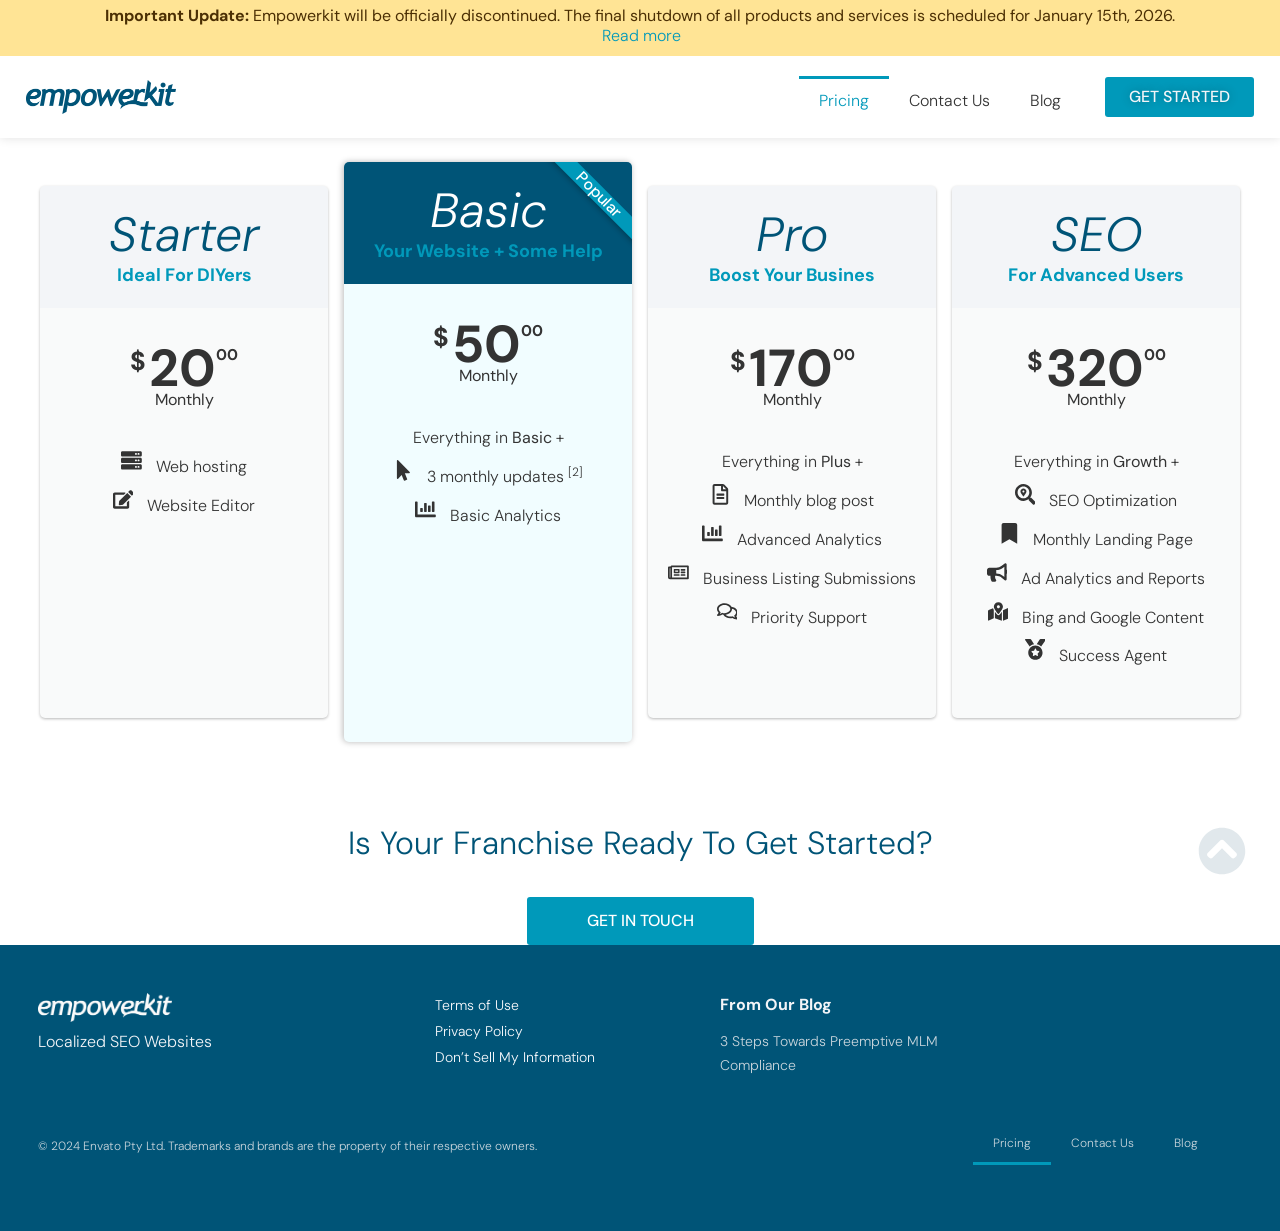
<file: ek-site/packages/index.html>
<!doctype html>
<html lang="en-US">

<meta http-equiv="content-type" content="text/html;charset=UTF-8" /><head>
	<meta charset="UTF-8">
	<meta name="viewport" content="width=device-width, initial-scale=1">
	<link rel="profile" href="../xfn/11.html">
	<meta name='robots' content='index, follow, max-image-preview:large, max-snippet:-1, max-video-preview:-1' />
	<style>img:is([sizes="auto" i], [sizes^="auto," i]) { contain-intrinsic-size: 3000px 1500px }</style>
	
	

<link rel='dns-prefetch' href='../index-3.html' />
<style id='global-styles-inline-css'>
:root{--wp--preset--aspect-ratio--square: 1;--wp--preset--aspect-ratio--4-3: 4/3;--wp--preset--aspect-ratio--3-4: 3/4;--wp--preset--aspect-ratio--3-2: 3/2;--wp--preset--aspect-ratio--2-3: 2/3;--wp--preset--aspect-ratio--16-9: 16/9;--wp--preset--aspect-ratio--9-16: 9/16;--wp--preset--color--black: #000000;--wp--preset--color--cyan-bluish-gray: #abb8c3;--wp--preset--color--white: #ffffff;--wp--preset--color--pale-pink: #f78da7;--wp--preset--color--vivid-red: #cf2e2e;--wp--preset--color--luminous-vivid-orange: #ff6900;--wp--preset--color--luminous-vivid-amber: #fcb900;--wp--preset--color--light-green-cyan: #7bdcb5;--wp--preset--color--vivid-green-cyan: #00d084;--wp--preset--color--pale-cyan-blue: #8ed1fc;--wp--preset--color--vivid-cyan-blue: #0693e3;--wp--preset--color--vivid-purple: #9b51e0;--wp--preset--gradient--vivid-cyan-blue-to-vivid-purple: linear-gradient(135deg,rgba(6,147,227,1) 0%,rgb(155,81,224) 100%);--wp--preset--gradient--light-green-cyan-to-vivid-green-cyan: linear-gradient(135deg,rgb(122,220,180) 0%,rgb(0,208,130) 100%);--wp--preset--gradient--luminous-vivid-amber-to-luminous-vivid-orange: linear-gradient(135deg,rgba(252,185,0,1) 0%,rgba(255,105,0,1) 100%);--wp--preset--gradient--luminous-vivid-orange-to-vivid-red: linear-gradient(135deg,rgba(255,105,0,1) 0%,rgb(207,46,46) 100%);--wp--preset--gradient--very-light-gray-to-cyan-bluish-gray: linear-gradient(135deg,rgb(238,238,238) 0%,rgb(169,184,195) 100%);--wp--preset--gradient--cool-to-warm-spectrum: linear-gradient(135deg,rgb(74,234,220) 0%,rgb(151,120,209) 20%,rgb(207,42,186) 40%,rgb(238,44,130) 60%,rgb(251,105,98) 80%,rgb(254,248,76) 100%);--wp--preset--gradient--blush-light-purple: linear-gradient(135deg,rgb(255,206,236) 0%,rgb(152,150,240) 100%);--wp--preset--gradient--blush-bordeaux: linear-gradient(135deg,rgb(254,205,165) 0%,rgb(254,45,45) 50%,rgb(107,0,62) 100%);--wp--preset--gradient--luminous-dusk: linear-gradient(135deg,rgb(255,203,112) 0%,rgb(199,81,192) 50%,rgb(65,88,208) 100%);--wp--preset--gradient--pale-ocean: linear-gradient(135deg,rgb(255,245,203) 0%,rgb(182,227,212) 50%,rgb(51,167,181) 100%);--wp--preset--gradient--electric-grass: linear-gradient(135deg,rgb(202,248,128) 0%,rgb(113,206,126) 100%);--wp--preset--gradient--midnight: linear-gradient(135deg,rgb(2,3,129) 0%,rgb(40,116,252) 100%);--wp--preset--font-size--small: 13px;--wp--preset--font-size--medium: 20px;--wp--preset--font-size--large: 36px;--wp--preset--font-size--x-large: 42px;--wp--preset--spacing--20: 0.44rem;--wp--preset--spacing--30: 0.67rem;--wp--preset--spacing--40: 1rem;--wp--preset--spacing--50: 1.5rem;--wp--preset--spacing--60: 2.25rem;--wp--preset--spacing--70: 3.38rem;--wp--preset--spacing--80: 5.06rem;--wp--preset--shadow--natural: 6px 6px 9px rgba(0, 0, 0, 0.2);--wp--preset--shadow--deep: 12px 12px 50px rgba(0, 0, 0, 0.4);--wp--preset--shadow--sharp: 6px 6px 0px rgba(0, 0, 0, 0.2);--wp--preset--shadow--outlined: 6px 6px 0px -3px rgba(255, 255, 255, 1), 6px 6px rgba(0, 0, 0, 1);--wp--preset--shadow--crisp: 6px 6px 0px rgba(0, 0, 0, 1);}:root { --wp--style--global--content-size: 800px;--wp--style--global--wide-size: 1200px; }:where(body) { margin: 0; }.wp-site-blocks > .alignleft { float: left; margin-right: 2em; }.wp-site-blocks > .alignright { float: right; margin-left: 2em; }.wp-site-blocks > .aligncenter { justify-content: center; margin-left: auto; margin-right: auto; }:where(.wp-site-blocks) > * { margin-block-start: 24px; margin-block-end: 0; }:where(.wp-site-blocks) > :first-child { margin-block-start: 0; }:where(.wp-site-blocks) > :last-child { margin-block-end: 0; }:root { --wp--style--block-gap: 24px; }:root :where(.is-layout-flow) > :first-child{margin-block-start: 0;}:root :where(.is-layout-flow) > :last-child{margin-block-end: 0;}:root :where(.is-layout-flow) > *{margin-block-start: 24px;margin-block-end: 0;}:root :where(.is-layout-constrained) > :first-child{margin-block-start: 0;}:root :where(.is-layout-constrained) > :last-child{margin-block-end: 0;}:root :where(.is-layout-constrained) > *{margin-block-start: 24px;margin-block-end: 0;}:root :where(.is-layout-flex){gap: 24px;}:root :where(.is-layout-grid){gap: 24px;}.is-layout-flow > .alignleft{float: left;margin-inline-start: 0;margin-inline-end: 2em;}.is-layout-flow > .alignright{float: right;margin-inline-start: 2em;margin-inline-end: 0;}.is-layout-flow > .aligncenter{margin-left: auto !important;margin-right: auto !important;}.is-layout-constrained > .alignleft{float: left;margin-inline-start: 0;margin-inline-end: 2em;}.is-layout-constrained > .alignright{float: right;margin-inline-start: 2em;margin-inline-end: 0;}.is-layout-constrained > .aligncenter{margin-left: auto !important;margin-right: auto !important;}.is-layout-constrained > :where(:not(.alignleft):not(.alignright):not(.alignfull)){max-width: var(--wp--style--global--content-size);margin-left: auto !important;margin-right: auto !important;}.is-layout-constrained > .alignwide{max-width: var(--wp--style--global--wide-size);}body .is-layout-flex{display: flex;}.is-layout-flex{flex-wrap: wrap;align-items: center;}.is-layout-flex > :is(*, div){margin: 0;}body .is-layout-grid{display: grid;}.is-layout-grid > :is(*, div){margin: 0;}body{padding-top: 0px;padding-right: 0px;padding-bottom: 0px;padding-left: 0px;}a:where(:not(.wp-element-button)){text-decoration: underline;}:root :where(.wp-element-button, .wp-block-button__link){background-color: #32373c;border-width: 0;color: #fff;font-family: inherit;font-size: inherit;line-height: inherit;padding: calc(0.667em + 2px) calc(1.333em + 2px);text-decoration: none;}.has-black-color{color: var(--wp--preset--color--black) !important;}.has-cyan-bluish-gray-color{color: var(--wp--preset--color--cyan-bluish-gray) !important;}.has-white-color{color: var(--wp--preset--color--white) !important;}.has-pale-pink-color{color: var(--wp--preset--color--pale-pink) !important;}.has-vivid-red-color{color: var(--wp--preset--color--vivid-red) !important;}.has-luminous-vivid-orange-color{color: var(--wp--preset--color--luminous-vivid-orange) !important;}.has-luminous-vivid-amber-color{color: var(--wp--preset--color--luminous-vivid-amber) !important;}.has-light-green-cyan-color{color: var(--wp--preset--color--light-green-cyan) !important;}.has-vivid-green-cyan-color{color: var(--wp--preset--color--vivid-green-cyan) !important;}.has-pale-cyan-blue-color{color: var(--wp--preset--color--pale-cyan-blue) !important;}.has-vivid-cyan-blue-color{color: var(--wp--preset--color--vivid-cyan-blue) !important;}.has-vivid-purple-color{color: var(--wp--preset--color--vivid-purple) !important;}.has-black-background-color{background-color: var(--wp--preset--color--black) !important;}.has-cyan-bluish-gray-background-color{background-color: var(--wp--preset--color--cyan-bluish-gray) !important;}.has-white-background-color{background-color: var(--wp--preset--color--white) !important;}.has-pale-pink-background-color{background-color: var(--wp--preset--color--pale-pink) !important;}.has-vivid-red-background-color{background-color: var(--wp--preset--color--vivid-red) !important;}.has-luminous-vivid-orange-background-color{background-color: var(--wp--preset--color--luminous-vivid-orange) !important;}.has-luminous-vivid-amber-background-color{background-color: var(--wp--preset--color--luminous-vivid-amber) !important;}.has-light-green-cyan-background-color{background-color: var(--wp--preset--color--light-green-cyan) !important;}.has-vivid-green-cyan-background-color{background-color: var(--wp--preset--color--vivid-green-cyan) !important;}.has-pale-cyan-blue-background-color{background-color: var(--wp--preset--color--pale-cyan-blue) !important;}.has-vivid-cyan-blue-background-color{background-color: var(--wp--preset--color--vivid-cyan-blue) !important;}.has-vivid-purple-background-color{background-color: var(--wp--preset--color--vivid-purple) !important;}.has-black-border-color{border-color: var(--wp--preset--color--black) !important;}.has-cyan-bluish-gray-border-color{border-color: var(--wp--preset--color--cyan-bluish-gray) !important;}.has-white-border-color{border-color: var(--wp--preset--color--white) !important;}.has-pale-pink-border-color{border-color: var(--wp--preset--color--pale-pink) !important;}.has-vivid-red-border-color{border-color: var(--wp--preset--color--vivid-red) !important;}.has-luminous-vivid-orange-border-color{border-color: var(--wp--preset--color--luminous-vivid-orange) !important;}.has-luminous-vivid-amber-border-color{border-color: var(--wp--preset--color--luminous-vivid-amber) !important;}.has-light-green-cyan-border-color{border-color: var(--wp--preset--color--light-green-cyan) !important;}.has-vivid-green-cyan-border-color{border-color: var(--wp--preset--color--vivid-green-cyan) !important;}.has-pale-cyan-blue-border-color{border-color: var(--wp--preset--color--pale-cyan-blue) !important;}.has-vivid-cyan-blue-border-color{border-color: var(--wp--preset--color--vivid-cyan-blue) !important;}.has-vivid-purple-border-color{border-color: var(--wp--preset--color--vivid-purple) !important;}.has-vivid-cyan-blue-to-vivid-purple-gradient-background{background: var(--wp--preset--gradient--vivid-cyan-blue-to-vivid-purple) !important;}.has-light-green-cyan-to-vivid-green-cyan-gradient-background{background: var(--wp--preset--gradient--light-green-cyan-to-vivid-green-cyan) !important;}.has-luminous-vivid-amber-to-luminous-vivid-orange-gradient-background{background: var(--wp--preset--gradient--luminous-vivid-amber-to-luminous-vivid-orange) !important;}.has-luminous-vivid-orange-to-vivid-red-gradient-background{background: var(--wp--preset--gradient--luminous-vivid-orange-to-vivid-red) !important;}.has-very-light-gray-to-cyan-bluish-gray-gradient-background{background: var(--wp--preset--gradient--very-light-gray-to-cyan-bluish-gray) !important;}.has-cool-to-warm-spectrum-gradient-background{background: var(--wp--preset--gradient--cool-to-warm-spectrum) !important;}.has-blush-light-purple-gradient-background{background: var(--wp--preset--gradient--blush-light-purple) !important;}.has-blush-bordeaux-gradient-background{background: var(--wp--preset--gradient--blush-bordeaux) !important;}.has-luminous-dusk-gradient-background{background: var(--wp--preset--gradient--luminous-dusk) !important;}.has-pale-ocean-gradient-background{background: var(--wp--preset--gradient--pale-ocean) !important;}.has-electric-grass-gradient-background{background: var(--wp--preset--gradient--electric-grass) !important;}.has-midnight-gradient-background{background: var(--wp--preset--gradient--midnight) !important;}.has-small-font-size{font-size: var(--wp--preset--font-size--small) !important;}.has-medium-font-size{font-size: var(--wp--preset--font-size--medium) !important;}.has-large-font-size{font-size: var(--wp--preset--font-size--large) !important;}.has-x-large-font-size{font-size: var(--wp--preset--font-size--x-large) !important;}
:root :where(.wp-block-pullquote){font-size: 1.5em;line-height: 1.6;}
</style>
<link rel='stylesheet' id='breezi-css' href='../wp-content/plugins/breezi/public/css/breezi-public8a54.css' media='all' />
<link rel='stylesheet' id='hello-elementor-css' href='../wp-content/themes/hello-elementor/assets/css/resetedb1.css' media='all' />
<link rel='stylesheet' id='hello-elementor-theme-style-css' href='../wp-content/themes/hello-elementor/assets/css/themeedb1.css' media='all' />
<link rel='stylesheet' id='hello-elementor-header-footer-css' href='../wp-content/themes/hello-elementor/assets/css/header-footeredb1.css' media='all' />
<link rel='stylesheet' id='elementor-frontend-css' href='../wp-content/plugins/elementor/assets/css/frontend.min94b7.css' media='all' />
<link rel='stylesheet' id='elementor-post-1123-css' href='../wp-content/uploads/elementor/css/post-1123b8ff.css' media='all' />
<link rel='stylesheet' id='e-sticky-css' href='../wp-content/plugins/elementor-pro/assets/css/modules/sticky.min242d.css' media='all' />
<link rel='stylesheet' id='e-animation-fadeIn-css' href='../wp-content/plugins/elementor/assets/lib/animations/styles/fadeIn.min94b7.css' media='all' />
<link rel='stylesheet' id='widget-image-css' href='../wp-content/plugins/elementor/assets/css/widget-image.min94b7.css' media='all' />
<link rel='stylesheet' id='widget-nav-menu-css' href='../wp-content/plugins/elementor-pro/assets/css/widget-nav-menu.min242d.css' media='all' />
<link rel='stylesheet' id='e-animation-grow-css' href='../wp-content/plugins/elementor/assets/lib/animations/styles/e-animation-grow.min94b7.css' media='all' />
<link rel='stylesheet' id='widget-heading-css' href='../wp-content/plugins/elementor/assets/css/widget-heading.min94b7.css' media='all' />
<link rel='stylesheet' id='widget-social-icons-css' href='../wp-content/plugins/elementor/assets/css/widget-social-icons.min94b7.css' media='all' />
<link rel='stylesheet' id='e-apple-webkit-css' href='../wp-content/plugins/elementor/assets/css/conditionals/apple-webkit.min94b7.css' media='all' />
<link rel='stylesheet' id='widget-posts-css' href='../wp-content/plugins/elementor-pro/assets/css/widget-posts.min242d.css' media='all' />
<link rel='stylesheet' id='e-ribbon-css' href='../wp-content/plugins/elementor-pro/assets/css/conditionals/ribbon.min242d.css' media='all' />
<link rel='stylesheet' id='widget-price-table-css' href='../wp-content/plugins/elementor-pro/assets/css/widget-price-table.min242d.css' media='all' />
<link rel='stylesheet' id='e-animation-shrink-css' href='../wp-content/plugins/elementor/assets/lib/animations/styles/e-animation-shrink.min94b7.css' media='all' />
<link rel='stylesheet' id='elementor-post-1269-css' href='../wp-content/uploads/elementor/css/post-12698c09.css' media='all' />
<link rel='stylesheet' id='elementor-post-1188-css' href='../wp-content/uploads/elementor/css/post-118814c6.css' media='all' />
<link rel='stylesheet' id='elementor-post-1190-css' href='../wp-content/uploads/elementor/css/post-119014c6.css' media='all' />
<link rel='stylesheet' id='elementor-post-1193-css' href='../wp-content/uploads/elementor/css/post-119314c6.css' media='all' />
<link rel='stylesheet' id='elementor-gf-local-dmsans-css' href='../wp-content/uploads/elementor/google-fonts/css/dmsans4153.css' media='all' />
<script src="../wp-includes/js/jquery/jquery.minf43b.js" id="jquery-core-js"></script>
<script src="../wp-includes/js/jquery/jquery-migrate.min5589.js" id="jquery-migrate-js"></script>
<script src="../wp-content/plugins/breezi/public/js/breezi-public8a54.js" id="breezi-js"></script>
			<style>
				.e-con.e-parent:nth-of-type(n+4):not(.e-lazyloaded):not(.e-no-lazyload),
				.e-con.e-parent:nth-of-type(n+4):not(.e-lazyloaded):not(.e-no-lazyload) * {
					background-image: none !important;
				}
				@media screen and (max-height: 1024px) {
					.e-con.e-parent:nth-of-type(n+3):not(.e-lazyloaded):not(.e-no-lazyload),
					.e-con.e-parent:nth-of-type(n+3):not(.e-lazyloaded):not(.e-no-lazyload) * {
						background-image: none !important;
					}
				}
				@media screen and (max-height: 640px) {
					.e-con.e-parent:nth-of-type(n+2):not(.e-lazyloaded):not(.e-no-lazyload),
					.e-con.e-parent:nth-of-type(n+2):not(.e-lazyloaded):not(.e-no-lazyload) * {
						background-image: none !important;
					}
				}
			</style>
			<link rel="icon" href="../wp-content/uploads/2025/08/cropped-asd-32x32.png" sizes="32x32" />
<link rel="icon" href="../wp-content/uploads/2025/08/cropped-asd-192x192.png" sizes="192x192" />
<link rel="apple-touch-icon" href="../wp-content/uploads/2025/08/cropped-asd-180x180.png" />
<meta name="msapplication-TileImage" content="/wp-content/uploads/2025/08/cropped-asd-270x270.png" />
</head>
<body class="wp-singular page-template-default page page-id-1269 page-parent wp-custom-logo wp-embed-responsive wp-theme-hello-elementor hello-elementor-default elementor-default elementor-kit-1123 elementor-page elementor-page-1269 elementor-page-1193">


<a class="skip-link screen-reader-text" href="#content">Skip to content</a>

		<header data-elementor-type="header" data-elementor-id="1188" class="elementor elementor-1188 elementor-location-header" data-elementor-post-type="elementor_library">
			<div class="elementor-element elementor-element-714b36e e-flex e-con-boxed elementor-invisible e-con e-parent" data-id="714b36e" data-element_type="container" data-settings="{&quot;background_background&quot;:&quot;classic&quot;,&quot;sticky&quot;:&quot;top&quot;,&quot;animation&quot;:&quot;fadeIn&quot;,&quot;sticky_on&quot;:[&quot;desktop&quot;,&quot;tablet&quot;,&quot;mobile&quot;],&quot;sticky_offset&quot;:0,&quot;sticky_effects_offset&quot;:0,&quot;sticky_anchor_link_offset&quot;:0}">
					<div class="e-con-inner">
				<div class="elementor-element elementor-element-ef3f4f1 elementor-widget__width-initial elementor-widget elementor-widget-text-editor" data-id="ef3f4f1" data-element_type="widget" data-widget_type="text-editor.default">
				<div class="elementor-widget-container">
									<p><strong>Important Update:</strong> Empowerkit will be officially discontinued. The final shutdown of all products and services is scheduled for January 15th, 2026.  <a href="../announcement/index.html">Read more</a></p>								</div>
				</div>
					</div>
				</div>
		<div class="elementor-element elementor-element-242aa225 e-flex e-con-boxed elementor-invisible e-con e-parent" data-id="242aa225" data-element_type="container" data-settings="{&quot;sticky&quot;:&quot;top&quot;,&quot;animation&quot;:&quot;fadeIn&quot;,&quot;background_background&quot;:&quot;classic&quot;,&quot;sticky_offset&quot;:40,&quot;sticky_on&quot;:[&quot;desktop&quot;,&quot;tablet&quot;,&quot;mobile&quot;],&quot;sticky_effects_offset&quot;:0,&quot;sticky_anchor_link_offset&quot;:0}">
					<div class="e-con-inner">
		<div class="elementor-element elementor-element-1a4d49f9 e-con-full e-flex e-con e-child" data-id="1a4d49f9" data-element_type="container">
				<div class="elementor-element elementor-element-58928f9 elementor-widget elementor-widget-theme-site-logo elementor-widget-image" data-id="58928f9" data-element_type="widget" data-widget_type="theme-site-logo.default">
				<div class="elementor-widget-container">
											<a href="../index.html">
			<img width="300" height="67" src="../wp-content/uploads/2025/08/Asset-73-300x67.png" class="attachment-medium size-medium wp-image-1129" alt="" srcset="/wp-content/uploads/2025/08/Asset-73-300x67.png 300w, /wp-content/uploads/2025/08/Asset-73-1024x227.png 1024w, /wp-content/uploads/2025/08/Asset-73-768x170.png 768w, /wp-content/uploads/2025/08/Asset-73-1536x341.png 1536w, /wp-content/uploads/2025/08/Asset-73.png 2048w" sizes="(max-width: 300px) 100vw, 300px" />				</a>
											</div>
				</div>
				</div>
		<div class="elementor-element elementor-element-8db1f19 e-con-full e-flex e-con e-child" data-id="8db1f19" data-element_type="container">
				<div class="elementor-element elementor-element-4ac33286 elementor-widget-mobile__width-initial elementor-nav-menu--stretch elementor-nav-menu__align-end elementor-nav-menu--dropdown-tablet elementor-nav-menu__text-align-aside elementor-nav-menu--toggle elementor-nav-menu--burger elementor-widget elementor-widget-nav-menu" data-id="4ac33286" data-element_type="widget" data-settings="{&quot;submenu_icon&quot;:{&quot;value&quot;:&quot;&lt;i class=\&quot;\&quot;&gt;&lt;\/i&gt;&quot;,&quot;library&quot;:&quot;&quot;},&quot;full_width&quot;:&quot;stretch&quot;,&quot;layout&quot;:&quot;horizontal&quot;,&quot;toggle&quot;:&quot;burger&quot;}" data-widget_type="nav-menu.default">
				<div class="elementor-widget-container">
								<nav aria-label="Main Navigation" class="elementor-nav-menu--main elementor-nav-menu__container elementor-nav-menu--layout-horizontal e--pointer-overline e--animation-fade">
				<ul id="menu-1-4ac33286" class="elementor-nav-menu"><li class="menu-item menu-item-type-post_type menu-item-object-page current-menu-item page_item page-item-1269 current_page_item menu-item-1275"><a href="#" aria-current="page" class="elementor-item elementor-item-active">Pricing</a></li>
<li class="menu-item menu-item-type-post_type menu-item-object-page menu-item-1273"><a href="../contact-us/index.html" class="elementor-item">Contact Us</a></li>
<li class="menu-item menu-item-type-taxonomy menu-item-object-category menu-item-1274"><a href="../category/blog/index.html" class="elementor-item">Blog</a></li>
</ul>			</nav>
					<div class="elementor-menu-toggle" role="button" tabindex="0" aria-label="Menu Toggle" aria-expanded="false">
			<svg aria-hidden="true" role="presentation" class="elementor-menu-toggle__icon--open e-font-icon-svg e-eicon-menu-bar" viewBox="0 0 1000 1000" xmlns="http://www.w3.org/2000/svg"><path d="M104 333H896C929 333 958 304 958 271S929 208 896 208H104C71 208 42 237 42 271S71 333 104 333ZM104 583H896C929 583 958 554 958 521S929 458 896 458H104C71 458 42 487 42 521S71 583 104 583ZM104 833H896C929 833 958 804 958 771S929 708 896 708H104C71 708 42 737 42 771S71 833 104 833Z"></path></svg><svg aria-hidden="true" role="presentation" class="elementor-menu-toggle__icon--close e-font-icon-svg e-eicon-close" viewBox="0 0 1000 1000" xmlns="http://www.w3.org/2000/svg"><path d="M742 167L500 408 258 167C246 154 233 150 217 150 196 150 179 158 167 167 154 179 150 196 150 212 150 229 154 242 171 254L408 500 167 742C138 771 138 800 167 829 196 858 225 858 254 829L496 587 738 829C750 842 767 846 783 846 800 846 817 842 829 829 842 817 846 804 846 783 846 767 842 750 829 737L588 500 833 258C863 229 863 200 833 171 804 137 775 137 742 167Z"></path></svg>		</div>
					<nav class="elementor-nav-menu--dropdown elementor-nav-menu__container" aria-hidden="true">
				<ul id="menu-2-4ac33286" class="elementor-nav-menu"><li class="menu-item menu-item-type-post_type menu-item-object-page current-menu-item page_item page-item-1269 current_page_item menu-item-1275"><a href="#" aria-current="page" class="elementor-item elementor-item-active" tabindex="-1">Pricing</a></li>
<li class="menu-item menu-item-type-post_type menu-item-object-page menu-item-1273"><a href="../contact-us/index.html" class="elementor-item" tabindex="-1">Contact Us</a></li>
<li class="menu-item menu-item-type-taxonomy menu-item-object-category menu-item-1274"><a href="../category/blog/index.html" class="elementor-item" tabindex="-1">Blog</a></li>
</ul>			</nav>
						</div>
				</div>
				<div class="elementor-element elementor-element-2d3fae91 elementor-align-right elementor-hidden-tablet elementor-hidden-mobile elementor-widget elementor-widget-button" data-id="2d3fae91" data-element_type="widget" data-widget_type="button.default">
				<div class="elementor-widget-container">
									<div class="elementor-button-wrapper">
					<a class="elementor-button elementor-button-link elementor-size-sm elementor-animation-grow" href="../contact-us/index.html">
						<span class="elementor-button-content-wrapper">
									<span class="elementor-button-text">GET STARTED</span>
					</span>
					</a>
				</div>
								</div>
				</div>
				</div>
					</div>
				</div>
				</header>
				<div data-elementor-type="single-page" data-elementor-id="1193" class="elementor elementor-1193 elementor-location-single post-1269 page type-page status-publish has-post-thumbnail hentry" data-elementor-post-type="elementor_library">
			<div class="elementor-element elementor-element-1082d543 e-con-full e-flex e-con e-parent" data-id="1082d543" data-element_type="container">
				<div class="elementor-element elementor-element-41532c1 elementor-widget elementor-widget-theme-post-content" data-id="41532c1" data-element_type="widget" data-widget_type="theme-post-content.default">
				<div class="elementor-widget-container">
							<div data-elementor-type="wp-page" data-elementor-id="1269" class="elementor elementor-1269" data-elementor-post-type="page">
				<div class="elementor-element elementor-element-40eb8175 e-grid e-con-boxed e-con e-parent" data-id="40eb8175" data-element_type="container">
					<div class="e-con-inner">
				<div class="elementor-element elementor-element-9c03e8d elementor-widget__width-inherit elementor-widget elementor-widget-price-table" data-id="9c03e8d" data-element_type="widget" data-widget_type="price-table.default">
				<div class="elementor-widget-container">
					
		<div class="elementor-price-table">
							<div class="elementor-price-table__header">
											<h3 class="elementor-price-table__heading">
						Starter						</h3>
					
											<span class="elementor-price-table__subheading">
							Ideal for DIYers						</span>
									</div>
			
			<div class="elementor-price-table__price">
								<span class="elementor-price-table__currency">&#036;</span>									<span class="elementor-price-table__integer-part">
						20					</span>
				
									<div class="elementor-price-table__after-price">
						<span class="elementor-price-table__fractional-part">
							00						</span>

											</div>
				
				
									<span class="elementor-price-table__period elementor-typo-excluded">Monthly</span>							</div>

							<ul class="elementor-price-table__features-list">
											<li class="elementor-repeater-item-64dde9a">
							<div class="elementor-price-table__feature-inner">
								<svg aria-hidden="true" class="e-font-icon-svg e-fas-server" viewBox="0 0 512 512" xmlns="http://www.w3.org/2000/svg"><path d="M480 160H32c-17.673 0-32-14.327-32-32V64c0-17.673 14.327-32 32-32h448c17.673 0 32 14.327 32 32v64c0 17.673-14.327 32-32 32zm-48-88c-13.255 0-24 10.745-24 24s10.745 24 24 24 24-10.745 24-24-10.745-24-24-24zm-64 0c-13.255 0-24 10.745-24 24s10.745 24 24 24 24-10.745 24-24-10.745-24-24-24zm112 248H32c-17.673 0-32-14.327-32-32v-64c0-17.673 14.327-32 32-32h448c17.673 0 32 14.327 32 32v64c0 17.673-14.327 32-32 32zm-48-88c-13.255 0-24 10.745-24 24s10.745 24 24 24 24-10.745 24-24-10.745-24-24-24zm-64 0c-13.255 0-24 10.745-24 24s10.745 24 24 24 24-10.745 24-24-10.745-24-24-24zm112 248H32c-17.673 0-32-14.327-32-32v-64c0-17.673 14.327-32 32-32h448c17.673 0 32 14.327 32 32v64c0 17.673-14.327 32-32 32zm-48-88c-13.255 0-24 10.745-24 24s10.745 24 24 24 24-10.745 24-24-10.745-24-24-24zm-64 0c-13.255 0-24 10.745-24 24s10.745 24 24 24 24-10.745 24-24-10.745-24-24-24z"></path></svg>																	<span >
										Web hosting									</span>
																</div>
						</li>
											<li class="elementor-repeater-item-923606a">
							<div class="elementor-price-table__feature-inner">
								<svg aria-hidden="true" class="e-font-icon-svg e-fas-edit" viewBox="0 0 576 512" xmlns="http://www.w3.org/2000/svg"><path d="M402.6 83.2l90.2 90.2c3.8 3.8 3.8 10 0 13.8L274.4 405.6l-92.8 10.3c-12.4 1.4-22.9-9.1-21.5-21.5l10.3-92.8L388.8 83.2c3.8-3.8 10-3.8 13.8 0zm162-22.9l-48.8-48.8c-15.2-15.2-39.9-15.2-55.2 0l-35.4 35.4c-3.8 3.8-3.8 10 0 13.8l90.2 90.2c3.8 3.8 10 3.8 13.8 0l35.4-35.4c15.2-15.3 15.2-40 0-55.2zM384 346.2V448H64V128h229.8c3.2 0 6.2-1.3 8.5-3.5l40-40c7.6-7.6 2.2-20.5-8.5-20.5H48C21.5 64 0 85.5 0 112v352c0 26.5 21.5 48 48 48h352c26.5 0 48-21.5 48-48V306.2c0-10.7-12.9-16-20.5-8.5l-40 40c-2.2 2.3-3.5 5.3-3.5 8.5z"></path></svg>																	<span >
										Website Editor									</span>
																</div>
						</li>
									</ul>
			
					</div>

						</div>
				</div>
				<div class="elementor-element elementor-element-dfe59ab elementor-widget__width-inherit elementor-widget elementor-widget-price-table" data-id="dfe59ab" data-element_type="widget" data-widget_type="price-table.default">
				<div class="elementor-widget-container">
					
		<div class="elementor-price-table">
							<div class="elementor-price-table__header">
											<h3 class="elementor-price-table__heading">
						Basic						</h3>
					
											<span class="elementor-price-table__subheading">
							your website + some help						</span>
									</div>
			
			<div class="elementor-price-table__price">
								<span class="elementor-price-table__currency">&#036;</span>									<span class="elementor-price-table__integer-part">
						50					</span>
				
									<div class="elementor-price-table__after-price">
						<span class="elementor-price-table__fractional-part">
							00						</span>

											</div>
				
				
									<span class="elementor-price-table__period elementor-typo-excluded">Monthly</span>							</div>

							<ul class="elementor-price-table__features-list">
											<li class="elementor-repeater-item-64dde9a">
							<div class="elementor-price-table__feature-inner">
																									<span >
										Everything in <strong>Basic</strong> +									</span>
																</div>
						</li>
											<li class="elementor-repeater-item-923606a">
							<div class="elementor-price-table__feature-inner">
								<svg aria-hidden="true" class="e-font-icon-svg e-fas-mouse-pointer" viewBox="0 0 320 512" xmlns="http://www.w3.org/2000/svg"><path d="M302.189 329.126H196.105l55.831 135.993c3.889 9.428-.555 19.999-9.444 23.999l-49.165 21.427c-9.165 4-19.443-.571-23.332-9.714l-53.053-129.136-86.664 89.138C18.729 472.71 0 463.554 0 447.977V18.299C0 1.899 19.921-6.096 30.277 5.443l284.412 292.542c11.472 11.179 3.007 31.141-12.5 31.141z"></path></svg>																	<span >
										3 monthly updates <sup>[2]</sup>									</span>
																</div>
						</li>
											<li class="elementor-repeater-item-26e713a">
							<div class="elementor-price-table__feature-inner">
								<svg aria-hidden="true" class="e-font-icon-svg e-fas-chart-bar" viewBox="0 0 512 512" xmlns="http://www.w3.org/2000/svg"><path d="M332.8 320h38.4c6.4 0 12.8-6.4 12.8-12.8V172.8c0-6.4-6.4-12.8-12.8-12.8h-38.4c-6.4 0-12.8 6.4-12.8 12.8v134.4c0 6.4 6.4 12.8 12.8 12.8zm96 0h38.4c6.4 0 12.8-6.4 12.8-12.8V76.8c0-6.4-6.4-12.8-12.8-12.8h-38.4c-6.4 0-12.8 6.4-12.8 12.8v230.4c0 6.4 6.4 12.8 12.8 12.8zm-288 0h38.4c6.4 0 12.8-6.4 12.8-12.8v-70.4c0-6.4-6.4-12.8-12.8-12.8h-38.4c-6.4 0-12.8 6.4-12.8 12.8v70.4c0 6.4 6.4 12.8 12.8 12.8zm96 0h38.4c6.4 0 12.8-6.4 12.8-12.8V108.8c0-6.4-6.4-12.8-12.8-12.8h-38.4c-6.4 0-12.8 6.4-12.8 12.8v198.4c0 6.4 6.4 12.8 12.8 12.8zM496 384H64V80c0-8.84-7.16-16-16-16H16C7.16 64 0 71.16 0 80v336c0 17.67 14.33 32 32 32h464c8.84 0 16-7.16 16-16v-32c0-8.84-7.16-16-16-16z"></path></svg>																	<span >
										Basic Analytics									</span>
																</div>
						</li>
									</ul>
			
					</div>

					<div class="elementor-ribbon elementor-ribbon-right">
				<div class="elementor-ribbon-inner">
					Popular				</div>
			</div>
							</div>
				</div>
				<div class="elementor-element elementor-element-722178b2 elementor-widget__width-inherit elementor-widget elementor-widget-price-table" data-id="722178b2" data-element_type="widget" data-widget_type="price-table.default">
				<div class="elementor-widget-container">
					
		<div class="elementor-price-table">
							<div class="elementor-price-table__header">
											<h3 class="elementor-price-table__heading">
						Pro						</h3>
					
											<span class="elementor-price-table__subheading">
							Boost Your Busines						</span>
									</div>
			
			<div class="elementor-price-table__price">
								<span class="elementor-price-table__currency">&#036;</span>									<span class="elementor-price-table__integer-part">
						170					</span>
				
									<div class="elementor-price-table__after-price">
						<span class="elementor-price-table__fractional-part">
							00						</span>

											</div>
				
				
									<span class="elementor-price-table__period elementor-typo-excluded">Monthly</span>							</div>

							<ul class="elementor-price-table__features-list">
											<li class="elementor-repeater-item-64dde9a">
							<div class="elementor-price-table__feature-inner">
																									<span >
										Everything in <strong>Plus</strong> +									</span>
																</div>
						</li>
											<li class="elementor-repeater-item-923606a">
							<div class="elementor-price-table__feature-inner">
								<svg aria-hidden="true" class="e-font-icon-svg e-far-file-alt" viewBox="0 0 384 512" xmlns="http://www.w3.org/2000/svg"><path d="M288 248v28c0 6.6-5.4 12-12 12H108c-6.6 0-12-5.4-12-12v-28c0-6.6 5.4-12 12-12h168c6.6 0 12 5.4 12 12zm-12 72H108c-6.6 0-12 5.4-12 12v28c0 6.6 5.4 12 12 12h168c6.6 0 12-5.4 12-12v-28c0-6.6-5.4-12-12-12zm108-188.1V464c0 26.5-21.5 48-48 48H48c-26.5 0-48-21.5-48-48V48C0 21.5 21.5 0 48 0h204.1C264.8 0 277 5.1 286 14.1L369.9 98c9 8.9 14.1 21.2 14.1 33.9zm-128-80V128h76.1L256 51.9zM336 464V176H232c-13.3 0-24-10.7-24-24V48H48v416h288z"></path></svg>																	<span >
										Monthly blog post									</span>
																</div>
						</li>
											<li class="elementor-repeater-item-26e713a">
							<div class="elementor-price-table__feature-inner">
								<svg aria-hidden="true" class="e-font-icon-svg e-fas-chart-bar" viewBox="0 0 512 512" xmlns="http://www.w3.org/2000/svg"><path d="M332.8 320h38.4c6.4 0 12.8-6.4 12.8-12.8V172.8c0-6.4-6.4-12.8-12.8-12.8h-38.4c-6.4 0-12.8 6.4-12.8 12.8v134.4c0 6.4 6.4 12.8 12.8 12.8zm96 0h38.4c6.4 0 12.8-6.4 12.8-12.8V76.8c0-6.4-6.4-12.8-12.8-12.8h-38.4c-6.4 0-12.8 6.4-12.8 12.8v230.4c0 6.4 6.4 12.8 12.8 12.8zm-288 0h38.4c6.4 0 12.8-6.4 12.8-12.8v-70.4c0-6.4-6.4-12.8-12.8-12.8h-38.4c-6.4 0-12.8 6.4-12.8 12.8v70.4c0 6.4 6.4 12.8 12.8 12.8zm96 0h38.4c6.4 0 12.8-6.4 12.8-12.8V108.8c0-6.4-6.4-12.8-12.8-12.8h-38.4c-6.4 0-12.8 6.4-12.8 12.8v198.4c0 6.4 6.4 12.8 12.8 12.8zM496 384H64V80c0-8.84-7.16-16-16-16H16C7.16 64 0 71.16 0 80v336c0 17.67 14.33 32 32 32h464c8.84 0 16-7.16 16-16v-32c0-8.84-7.16-16-16-16z"></path></svg>																	<span >
										Advanced Analytics									</span>
																</div>
						</li>
											<li class="elementor-repeater-item-0517140">
							<div class="elementor-price-table__feature-inner">
								<svg aria-hidden="true" class="e-font-icon-svg e-far-newspaper" viewBox="0 0 576 512" xmlns="http://www.w3.org/2000/svg"><path d="M552 64H112c-20.858 0-38.643 13.377-45.248 32H24c-13.255 0-24 10.745-24 24v272c0 30.928 25.072 56 56 56h496c13.255 0 24-10.745 24-24V88c0-13.255-10.745-24-24-24zM48 392V144h16v248c0 4.411-3.589 8-8 8s-8-3.589-8-8zm480 8H111.422c.374-2.614.578-5.283.578-8V112h416v288zM172 280h136c6.627 0 12-5.373 12-12v-96c0-6.627-5.373-12-12-12H172c-6.627 0-12 5.373-12 12v96c0 6.627 5.373 12 12 12zm28-80h80v40h-80v-40zm-40 140v-24c0-6.627 5.373-12 12-12h136c6.627 0 12 5.373 12 12v24c0 6.627-5.373 12-12 12H172c-6.627 0-12-5.373-12-12zm192 0v-24c0-6.627 5.373-12 12-12h104c6.627 0 12 5.373 12 12v24c0 6.627-5.373 12-12 12H364c-6.627 0-12-5.373-12-12zm0-144v-24c0-6.627 5.373-12 12-12h104c6.627 0 12 5.373 12 12v24c0 6.627-5.373 12-12 12H364c-6.627 0-12-5.373-12-12zm0 72v-24c0-6.627 5.373-12 12-12h104c6.627 0 12 5.373 12 12v24c0 6.627-5.373 12-12 12H364c-6.627 0-12-5.373-12-12z"></path></svg>																	<span >
										Business Listing Submissions									</span>
																</div>
						</li>
											<li class="elementor-repeater-item-e34c84e">
							<div class="elementor-price-table__feature-inner">
								<svg aria-hidden="true" class="e-font-icon-svg e-far-comments" viewBox="0 0 576 512" xmlns="http://www.w3.org/2000/svg"><path d="M532 386.2c27.5-27.1 44-61.1 44-98.2 0-80-76.5-146.1-176.2-157.9C368.3 72.5 294.3 32 208 32 93.1 32 0 103.6 0 192c0 37 16.5 71 44 98.2-15.3 30.7-37.3 54.5-37.7 54.9-6.3 6.7-8.1 16.5-4.4 25 3.6 8.5 12 14 21.2 14 53.5 0 96.7-20.2 125.2-38.8 9.2 2.1 18.7 3.7 28.4 4.9C208.1 407.6 281.8 448 368 448c20.8 0 40.8-2.4 59.8-6.8C456.3 459.7 499.4 480 553 480c9.2 0 17.5-5.5 21.2-14 3.6-8.5 1.9-18.3-4.4-25-.4-.3-22.5-24.1-37.8-54.8zm-392.8-92.3L122.1 305c-14.1 9.1-28.5 16.3-43.1 21.4 2.7-4.7 5.4-9.7 8-14.8l15.5-31.1L77.7 256C64.2 242.6 48 220.7 48 192c0-60.7 73.3-112 160-112s160 51.3 160 112-73.3 112-160 112c-16.5 0-33-1.9-49-5.6l-19.8-4.5zM498.3 352l-24.7 24.4 15.5 31.1c2.6 5.1 5.3 10.1 8 14.8-14.6-5.1-29-12.3-43.1-21.4l-17.1-11.1-19.9 4.6c-16 3.7-32.5 5.6-49 5.6-54 0-102.2-20.1-131.3-49.7C338 339.5 416 272.9 416 192c0-3.4-.4-6.7-.7-10C479.7 196.5 528 238.8 528 288c0 28.7-16.2 50.6-29.7 64z"></path></svg>																	<span >
										Priority Support									</span>
																</div>
						</li>
									</ul>
			
					</div>

						</div>
				</div>
				<div class="elementor-element elementor-element-7cdddf44 elementor-widget__width-inherit elementor-widget elementor-widget-price-table" data-id="7cdddf44" data-element_type="widget" data-widget_type="price-table.default">
				<div class="elementor-widget-container">
					
		<div class="elementor-price-table">
							<div class="elementor-price-table__header">
											<h3 class="elementor-price-table__heading">
						SEO						</h3>
					
											<span class="elementor-price-table__subheading">
							For Advanced Users						</span>
									</div>
			
			<div class="elementor-price-table__price">
								<span class="elementor-price-table__currency">&#036;</span>									<span class="elementor-price-table__integer-part">
						320					</span>
				
									<div class="elementor-price-table__after-price">
						<span class="elementor-price-table__fractional-part">
							00						</span>

											</div>
				
				
									<span class="elementor-price-table__period elementor-typo-excluded">Monthly</span>							</div>

							<ul class="elementor-price-table__features-list">
											<li class="elementor-repeater-item-64dde9a">
							<div class="elementor-price-table__feature-inner">
																									<span >
										Everything in <strong>Growth</strong> +									</span>
																</div>
						</li>
											<li class="elementor-repeater-item-923606a">
							<div class="elementor-price-table__feature-inner">
								<svg aria-hidden="true" class="e-font-icon-svg e-fas-search-location" viewBox="0 0 512 512" xmlns="http://www.w3.org/2000/svg"><path d="M505.04 442.66l-99.71-99.69c-4.5-4.5-10.6-7-17-7h-16.3c27.6-35.3 44-79.69 44-127.99C416.03 93.09 322.92 0 208.02 0S0 93.09 0 207.98s93.11 207.98 208.02 207.98c48.3 0 92.71-16.4 128.01-44v16.3c0 6.4 2.5 12.5 7 17l99.71 99.69c9.4 9.4 24.6 9.4 33.9 0l28.3-28.3c9.4-9.4 9.4-24.59.1-33.99zm-297.02-90.7c-79.54 0-144-64.34-144-143.98 0-79.53 64.35-143.98 144-143.98 79.54 0 144 64.34 144 143.98 0 79.53-64.35 143.98-144 143.98zm.02-239.96c-40.78 0-73.84 33.05-73.84 73.83 0 32.96 48.26 93.05 66.75 114.86a9.24 9.24 0 0 0 14.18 0c18.49-21.81 66.75-81.89 66.75-114.86 0-40.78-33.06-73.83-73.84-73.83zm0 96c-13.26 0-24-10.75-24-24 0-13.26 10.75-24 24-24s24 10.74 24 24c0 13.25-10.75 24-24 24z"></path></svg>																	<span >
										SEO Optimization									</span>
																</div>
						</li>
											<li class="elementor-repeater-item-23f0b94">
							<div class="elementor-price-table__feature-inner">
								<svg aria-hidden="true" class="e-font-icon-svg e-fas-bookmark" viewBox="0 0 384 512" xmlns="http://www.w3.org/2000/svg"><path d="M0 512V48C0 21.49 21.49 0 48 0h288c26.51 0 48 21.49 48 48v464L192 400 0 512z"></path></svg>																	<span >
										Monthly Landing Page									</span>
																</div>
						</li>
											<li class="elementor-repeater-item-26e713a">
							<div class="elementor-price-table__feature-inner">
								<svg aria-hidden="true" class="e-font-icon-svg e-fas-bullhorn" viewBox="0 0 576 512" xmlns="http://www.w3.org/2000/svg"><path d="M576 240c0-23.63-12.95-44.04-32-55.12V32.01C544 23.26 537.02 0 512 0c-7.12 0-14.19 2.38-19.98 7.02l-85.03 68.03C364.28 109.19 310.66 128 256 128H64c-35.35 0-64 28.65-64 64v96c0 35.35 28.65 64 64 64h33.7c-1.39 10.48-2.18 21.14-2.18 32 0 39.77 9.26 77.35 25.56 110.94 5.19 10.69 16.52 17.06 28.4 17.06h74.28c26.05 0 41.69-29.84 25.9-50.56-16.4-21.52-26.15-48.36-26.15-77.44 0-11.11 1.62-21.79 4.41-32H256c54.66 0 108.28 18.81 150.98 52.95l85.03 68.03a32.023 32.023 0 0 0 19.98 7.02c24.92 0 32-22.78 32-32V295.13C563.05 284.04 576 263.63 576 240zm-96 141.42l-33.05-26.44C392.95 311.78 325.12 288 256 288v-96c69.12 0 136.95-23.78 190.95-66.98L480 98.58v282.84z"></path></svg>																	<span >
										Ad Analytics and Reports									</span>
																</div>
						</li>
											<li class="elementor-repeater-item-0517140">
							<div class="elementor-price-table__feature-inner">
								<svg aria-hidden="true" class="e-font-icon-svg e-fas-map-marked-alt" viewBox="0 0 576 512" xmlns="http://www.w3.org/2000/svg"><path d="M288 0c-69.59 0-126 56.41-126 126 0 56.26 82.35 158.8 113.9 196.02 6.39 7.54 17.82 7.54 24.2 0C331.65 284.8 414 182.26 414 126 414 56.41 357.59 0 288 0zm0 168c-23.2 0-42-18.8-42-42s18.8-42 42-42 42 18.8 42 42-18.8 42-42 42zM20.12 215.95A32.006 32.006 0 0 0 0 245.66v250.32c0 11.32 11.43 19.06 21.94 14.86L160 448V214.92c-8.84-15.98-16.07-31.54-21.25-46.42L20.12 215.95zM288 359.67c-14.07 0-27.38-6.18-36.51-16.96-19.66-23.2-40.57-49.62-59.49-76.72v182l192 64V266c-18.92 27.09-39.82 53.52-59.49 76.72-9.13 10.77-22.44 16.95-36.51 16.95zm266.06-198.51L416 224v288l139.88-55.95A31.996 31.996 0 0 0 576 426.34V176.02c0-11.32-11.43-19.06-21.94-14.86z"></path></svg>																	<span >
										Bing and Google Content									</span>
																</div>
						</li>
											<li class="elementor-repeater-item-e34c84e">
							<div class="elementor-price-table__feature-inner">
								<svg aria-hidden="true" class="e-font-icon-svg e-fas-medal" viewBox="0 0 512 512" xmlns="http://www.w3.org/2000/svg"><path d="M223.75 130.75L154.62 15.54A31.997 31.997 0 0 0 127.18 0H16.03C3.08 0-4.5 14.57 2.92 25.18l111.27 158.96c29.72-27.77 67.52-46.83 109.56-53.39zM495.97 0H384.82c-11.24 0-21.66 5.9-27.44 15.54l-69.13 115.21c42.04 6.56 79.84 25.62 109.56 53.38L509.08 25.18C516.5 14.57 508.92 0 495.97 0zM256 160c-97.2 0-176 78.8-176 176s78.8 176 176 176 176-78.8 176-176-78.8-176-176-176zm92.52 157.26l-37.93 36.96 8.97 52.22c1.6 9.36-8.26 16.51-16.65 12.09L256 393.88l-46.9 24.65c-8.4 4.45-18.25-2.74-16.65-12.09l8.97-52.22-37.93-36.96c-6.82-6.64-3.05-18.23 6.35-19.59l52.43-7.64 23.43-47.52c2.11-4.28 6.19-6.39 10.28-6.39 4.11 0 8.22 2.14 10.33 6.39l23.43 47.52 52.43 7.64c9.4 1.36 13.17 12.95 6.35 19.59z"></path></svg>																	<span >
										Success Agent									</span>
																</div>
						</li>
									</ul>
			
					</div>

						</div>
				</div>
					</div>
				</div>
		<div class="elementor-element elementor-element-7585a5e3 e-con-full e-flex e-con e-parent" data-id="7585a5e3" data-element_type="container" data-settings="{&quot;position&quot;:&quot;fixed&quot;}">
				<div class="elementor-element elementor-element-42be1e40 elementor-widget__width-initial elementor-view-default elementor-widget elementor-widget-icon" data-id="42be1e40" data-element_type="widget" data-widget_type="icon.default">
				<div class="elementor-widget-container">
							<div class="elementor-icon-wrapper">
			<a class="elementor-icon elementor-animation-shrink" href="#scroll-up">
			<svg aria-hidden="true" class="e-font-icon-svg e-fas-chevron-circle-up" viewBox="0 0 512 512" xmlns="http://www.w3.org/2000/svg"><path d="M8 256C8 119 119 8 256 8s248 111 248 248-111 248-248 248S8 393 8 256zm231-113.9L103.5 277.6c-9.4 9.4-9.4 24.6 0 33.9l17 17c9.4 9.4 24.6 9.4 33.9 0L256 226.9l101.6 101.6c9.4 9.4 24.6 9.4 33.9 0l17-17c9.4-9.4 9.4-24.6 0-33.9L273 142.1c-9.4-9.4-24.6-9.4-34 0z"></path></svg>			</a>
		</div>
						</div>
				</div>
				</div>
		<div class="elementor-element elementor-element-432cb7ab e-flex e-con-boxed e-con e-parent" data-id="432cb7ab" data-element_type="container">
					<div class="e-con-inner">
				<div class="elementor-element elementor-element-645813b4 elementor-widget elementor-widget-heading" data-id="645813b4" data-element_type="widget" data-widget_type="heading.default">
				<div class="elementor-widget-container">
					<span class="elementor-heading-title elementor-size-default">is your Franchise Ready to get started?</span>				</div>
				</div>
				<div class="elementor-element elementor-element-695e3170 elementor-align-center elementor-widget elementor-widget-button" data-id="695e3170" data-element_type="widget" data-widget_type="button.default">
				<div class="elementor-widget-container">
									<div class="elementor-button-wrapper">
					<a class="elementor-button elementor-button-link elementor-size-sm" href="#">
						<span class="elementor-button-content-wrapper">
									<span class="elementor-button-text">GET IN TOUCH</span>
					</span>
					</a>
				</div>
								</div>
				</div>
					</div>
				</div>
				</div>
						</div>
				</div>
				</div>
				</div>
				<footer data-elementor-type="footer" data-elementor-id="1190" class="elementor elementor-1190 elementor-location-footer" data-elementor-post-type="elementor_library">
			<div class="elementor-element elementor-element-ebc881f e-flex e-con-boxed e-con e-parent" data-id="ebc881f" data-element_type="container" data-settings="{&quot;background_background&quot;:&quot;classic&quot;}">
					<div class="e-con-inner">
		<div class="elementor-element elementor-element-432dfe6e e-con-full e-flex e-con e-child" data-id="432dfe6e" data-element_type="container">
				<div class="elementor-element elementor-element-460d75ec elementor-widget elementor-widget-image" data-id="460d75ec" data-element_type="widget" data-widget_type="image.default">
				<div class="elementor-widget-container">
															<img width="300" height="65" src="../wp-content/uploads/2025/08/EKWhite-300x65.png" class="attachment-medium size-medium wp-image-1191" alt="" srcset="/wp-content/uploads/2025/08/EKWhite-300x65.png 300w, /wp-content/uploads/2025/08/EKWhite-1024x221.png 1024w, /wp-content/uploads/2025/08/EKWhite-768x166.png 768w, /wp-content/uploads/2025/08/EKWhite-1536x332.png 1536w, /wp-content/uploads/2025/08/EKWhite.png 2048w" sizes="(max-width: 300px) 100vw, 300px" />															</div>
				</div>
				<div class="elementor-element elementor-element-20f9a113 elementor-widget elementor-widget-heading" data-id="20f9a113" data-element_type="widget" data-widget_type="heading.default">
				<div class="elementor-widget-container">
					<h4 class="elementor-heading-title elementor-size-default">Localized SEO Websites</h4>				</div>
				</div>
				<div class="elementor-element elementor-element-2524ed0a elementor-shape-circle e-grid-align-left elementor-hidden-desktop elementor-hidden-tablet elementor-hidden-mobile elementor-grid-0 elementor-widget elementor-widget-social-icons" data-id="2524ed0a" data-element_type="widget" data-widget_type="social-icons.default">
				<div class="elementor-widget-container">
							<div class="elementor-social-icons-wrapper elementor-grid" role="list">
							<span class="elementor-grid-item" role="listitem">
					<a class="elementor-icon elementor-social-icon elementor-social-icon-facebook elementor-repeater-item-0943386" target="_blank">
						<span class="elementor-screen-only">Facebook</span>
						<svg class="e-font-icon-svg e-fab-facebook" viewBox="0 0 512 512" xmlns="http://www.w3.org/2000/svg"><path d="M504 256C504 119 393 8 256 8S8 119 8 256c0 123.78 90.69 226.38 209.25 245V327.69h-63V256h63v-54.64c0-62.15 37-96.48 93.67-96.48 27.14 0 55.52 4.84 55.52 4.84v61h-31.28c-30.8 0-40.41 19.12-40.41 38.73V256h68.78l-11 71.69h-57.78V501C413.31 482.38 504 379.78 504 256z"></path></svg>					</a>
				</span>
							<span class="elementor-grid-item" role="listitem">
					<a class="elementor-icon elementor-social-icon elementor-social-icon-twitter elementor-repeater-item-c8b3eef" target="_blank">
						<span class="elementor-screen-only">Twitter</span>
						<svg class="e-font-icon-svg e-fab-twitter" viewBox="0 0 512 512" xmlns="http://www.w3.org/2000/svg"><path d="M459.37 151.716c.325 4.548.325 9.097.325 13.645 0 138.72-105.583 298.558-298.558 298.558-59.452 0-114.68-17.219-161.137-47.106 8.447.974 16.568 1.299 25.34 1.299 49.055 0 94.213-16.568 130.274-44.832-46.132-.975-84.792-31.188-98.112-72.772 6.498.974 12.995 1.624 19.818 1.624 9.421 0 18.843-1.3 27.614-3.573-48.081-9.747-84.143-51.98-84.143-102.985v-1.299c13.969 7.797 30.214 12.67 47.431 13.319-28.264-18.843-46.781-51.005-46.781-87.391 0-19.492 5.197-37.36 14.294-52.954 51.655 63.675 129.3 105.258 216.365 109.807-1.624-7.797-2.599-15.918-2.599-24.04 0-57.828 46.782-104.934 104.934-104.934 30.213 0 57.502 12.67 76.67 33.137 23.715-4.548 46.456-13.32 66.599-25.34-7.798 24.366-24.366 44.833-46.132 57.827 21.117-2.273 41.584-8.122 60.426-16.243-14.292 20.791-32.161 39.308-52.628 54.253z"></path></svg>					</a>
				</span>
							<span class="elementor-grid-item" role="listitem">
					<a class="elementor-icon elementor-social-icon elementor-social-icon-youtube elementor-repeater-item-9ab322b" target="_blank">
						<span class="elementor-screen-only">Youtube</span>
						<svg class="e-font-icon-svg e-fab-youtube" viewBox="0 0 576 512" xmlns="http://www.w3.org/2000/svg"><path d="M549.655 124.083c-6.281-23.65-24.787-42.276-48.284-48.597C458.781 64 288 64 288 64S117.22 64 74.629 75.486c-23.497 6.322-42.003 24.947-48.284 48.597-11.412 42.867-11.412 132.305-11.412 132.305s0 89.438 11.412 132.305c6.281 23.65 24.787 41.5 48.284 47.821C117.22 448 288 448 288 448s170.78 0 213.371-11.486c23.497-6.321 42.003-24.171 48.284-47.821 11.412-42.867 11.412-132.305 11.412-132.305s0-89.438-11.412-132.305zm-317.51 213.508V175.185l142.739 81.205-142.739 81.201z"></path></svg>					</a>
				</span>
					</div>
						</div>
				</div>
				</div>
		<div class="elementor-element elementor-element-18f15982 e-con-full e-flex e-con e-child" data-id="18f15982" data-element_type="container">
		<div class="elementor-element elementor-element-7e84f5fc e-con-full e-flex e-con e-child" data-id="7e84f5fc" data-element_type="container">
				<div class="elementor-element elementor-element-5ece2d8c elementor-nav-menu__align-start elementor-nav-menu--dropdown-tablet elementor-nav-menu__text-align-aside elementor-widget elementor-widget-nav-menu" data-id="5ece2d8c" data-element_type="widget" data-settings="{&quot;layout&quot;:&quot;vertical&quot;,&quot;submenu_icon&quot;:{&quot;value&quot;:&quot;&lt;i class=\&quot;\&quot;&gt;&lt;\/i&gt;&quot;,&quot;library&quot;:&quot;&quot;}}" data-widget_type="nav-menu.default">
				<div class="elementor-widget-container">
								<nav aria-label="Menu" class="elementor-nav-menu--main elementor-nav-menu__container elementor-nav-menu--layout-vertical e--pointer-text e--animation-none">
				<ul id="menu-1-5ece2d8c" class="elementor-nav-menu sm-vertical"><li class="menu-item menu-item-type-post_type menu-item-object-page menu-item-1278"><a href="../empowerkit-site-owner-terms-of-use/index.html" class="elementor-item">Terms of Use</a></li>
<li class="menu-item menu-item-type-custom menu-item-object-custom menu-item-1277"><a href="https://www.envato.com/privacy/" class="elementor-item">Privacy Policy</a></li>
<li class="menu-item menu-item-type-custom menu-item-object-custom menu-item-1276"><a href="https://www.envato.com/privacy/#my-personal-information" class="elementor-item elementor-item-anchor">Don&#8217;t Sell My Information</a></li>
</ul>			</nav>
						<nav class="elementor-nav-menu--dropdown elementor-nav-menu__container" aria-hidden="true">
				<ul id="menu-2-5ece2d8c" class="elementor-nav-menu sm-vertical"><li class="menu-item menu-item-type-post_type menu-item-object-page menu-item-1278"><a href="../empowerkit-site-owner-terms-of-use/index.html" class="elementor-item" tabindex="-1">Terms of Use</a></li>
<li class="menu-item menu-item-type-custom menu-item-object-custom menu-item-1277"><a href="https://www.envato.com/privacy/" class="elementor-item" tabindex="-1">Privacy Policy</a></li>
<li class="menu-item menu-item-type-custom menu-item-object-custom menu-item-1276"><a href="https://www.envato.com/privacy/#my-personal-information" class="elementor-item elementor-item-anchor" tabindex="-1">Don&#8217;t Sell My Information</a></li>
</ul>			</nav>
						</div>
				</div>
				</div>
		<div class="elementor-element elementor-element-400049fb e-con-full e-flex e-con e-child" data-id="400049fb" data-element_type="container">
				<div class="elementor-element elementor-element-7e6c51c9 elementor-widget elementor-widget-heading" data-id="7e6c51c9" data-element_type="widget" data-widget_type="heading.default">
				<div class="elementor-widget-container">
					<span class="elementor-heading-title elementor-size-default">From Our Blog</span>				</div>
				</div>
				<div class="elementor-element elementor-element-5836dc71 elementor-grid-1 elementor-posts--thumbnail-none elementor-grid-tablet-2 elementor-grid-mobile-1 elementor-widget elementor-widget-posts" data-id="5836dc71" data-element_type="widget" id="blog-link" data-settings="{&quot;classic_columns&quot;:&quot;1&quot;,&quot;classic_columns_tablet&quot;:&quot;2&quot;,&quot;classic_columns_mobile&quot;:&quot;1&quot;,&quot;classic_row_gap&quot;:{&quot;unit&quot;:&quot;px&quot;,&quot;size&quot;:35,&quot;sizes&quot;:[]},&quot;classic_row_gap_tablet&quot;:{&quot;unit&quot;:&quot;px&quot;,&quot;size&quot;:&quot;&quot;,&quot;sizes&quot;:[]},&quot;classic_row_gap_mobile&quot;:{&quot;unit&quot;:&quot;px&quot;,&quot;size&quot;:&quot;&quot;,&quot;sizes&quot;:[]}}" data-widget_type="posts.classic">
				<div class="elementor-widget-container">
							<div class="elementor-posts-container elementor-posts elementor-posts--skin-classic elementor-grid" role="list">
				<article class="elementor-post elementor-grid-item post-1197 post type-post status-publish format-standard has-post-thumbnail hentry category-blog" role="listitem">
				<div class="elementor-post__text">
				<span class="elementor-post__title">
			<a href="../2025/08/18/3-steps-towards-preemptive-mlm-compliance/index.html" >
				3 Steps Towards Preemptive MLM Compliance			</a>
		</span>
				</div>
				</article>
				</div>
		
						</div>
				</div>
				</div>
		<div class="elementor-element elementor-element-6b0bb916 e-con-full elementor-hidden-desktop elementor-hidden-tablet elementor-hidden-mobile e-flex e-con e-child" data-id="6b0bb916" data-element_type="container">
				<div class="elementor-element elementor-element-39767c8a elementor-widget elementor-widget-heading" data-id="39767c8a" data-element_type="widget" data-widget_type="heading.default">
				<div class="elementor-widget-container">
					<span class="elementor-heading-title elementor-size-default">Links</span>				</div>
				</div>
				<div class="elementor-element elementor-element-2256f338 elementor-nav-menu__align-start elementor-nav-menu--dropdown-tablet elementor-nav-menu__text-align-aside elementor-widget elementor-widget-nav-menu" data-id="2256f338" data-element_type="widget" data-settings="{&quot;layout&quot;:&quot;vertical&quot;,&quot;submenu_icon&quot;:{&quot;value&quot;:&quot;&lt;i class=\&quot;\&quot;&gt;&lt;\/i&gt;&quot;,&quot;library&quot;:&quot;&quot;}}" data-widget_type="nav-menu.default">
				<div class="elementor-widget-container">
								<nav aria-label="Menu" class="elementor-nav-menu--main elementor-nav-menu__container elementor-nav-menu--layout-vertical e--pointer-text e--animation-none">
				<ul id="menu-1-2256f338" class="elementor-nav-menu sm-vertical"><li class="menu-item menu-item-type-post_type menu-item-object-page current-menu-item page_item page-item-1269 current_page_item menu-item-1275"><a href="#" aria-current="page" class="elementor-item elementor-item-active">Pricing</a></li>
<li class="menu-item menu-item-type-post_type menu-item-object-page menu-item-1273"><a href="../contact-us/index.html" class="elementor-item">Contact Us</a></li>
<li class="menu-item menu-item-type-taxonomy menu-item-object-category menu-item-1274"><a href="../category/blog/index.html" class="elementor-item">Blog</a></li>
</ul>			</nav>
						<nav class="elementor-nav-menu--dropdown elementor-nav-menu__container" aria-hidden="true">
				<ul id="menu-2-2256f338" class="elementor-nav-menu sm-vertical"><li class="menu-item menu-item-type-post_type menu-item-object-page current-menu-item page_item page-item-1269 current_page_item menu-item-1275"><a href="#" aria-current="page" class="elementor-item elementor-item-active" tabindex="-1">Pricing</a></li>
<li class="menu-item menu-item-type-post_type menu-item-object-page menu-item-1273"><a href="../contact-us/index.html" class="elementor-item" tabindex="-1">Contact Us</a></li>
<li class="menu-item menu-item-type-taxonomy menu-item-object-category menu-item-1274"><a href="../category/blog/index.html" class="elementor-item" tabindex="-1">Blog</a></li>
</ul>			</nav>
						</div>
				</div>
				</div>
				</div>
					</div>
				</div>
		<div class="elementor-element elementor-element-2969563d e-flex e-con-boxed e-con e-parent" data-id="2969563d" data-element_type="container" data-settings="{&quot;background_background&quot;:&quot;classic&quot;}">
					<div class="e-con-inner">
		<div class="elementor-element elementor-element-69dddef3 e-con-full e-flex e-con e-child" data-id="69dddef3" data-element_type="container">
				<div class="elementor-element elementor-element-2967dcff elementor-widget elementor-widget-text-editor" data-id="2967dcff" data-element_type="widget" data-widget_type="text-editor.default">
				<div class="elementor-widget-container">
									<p>© 2024 Envato Pty Ltd. Trademarks and brands are the property of their respective owners.</p>								</div>
				</div>
				</div>
		<div class="elementor-element elementor-element-7eec823d e-con-full e-flex e-con e-child" data-id="7eec823d" data-element_type="container">
				<div class="elementor-element elementor-element-4ccced0c elementor-nav-menu__align-center elementor-nav-menu--dropdown-none elementor-widget elementor-widget-nav-menu" data-id="4ccced0c" data-element_type="widget" data-settings="{&quot;layout&quot;:&quot;horizontal&quot;,&quot;submenu_icon&quot;:{&quot;value&quot;:&quot;&lt;svg class=\&quot;e-font-icon-svg e-fas-caret-down\&quot; viewBox=\&quot;0 0 320 512\&quot; xmlns=\&quot;http:\/\/www.w3.org\/2000\/svg\&quot;&gt;&lt;path d=\&quot;M31.3 192h257.3c17.8 0 26.7 21.5 14.1 34.1L174.1 354.8c-7.8 7.8-20.5 7.8-28.3 0L17.2 226.1C4.6 213.5 13.5 192 31.3 192z\&quot;&gt;&lt;\/path&gt;&lt;\/svg&gt;&quot;,&quot;library&quot;:&quot;fa-solid&quot;}}" data-widget_type="nav-menu.default">
				<div class="elementor-widget-container">
								<nav aria-label="Menu" class="elementor-nav-menu--main elementor-nav-menu__container elementor-nav-menu--layout-horizontal e--pointer-underline e--animation-fade">
				<ul id="menu-1-4ccced0c" class="elementor-nav-menu"><li class="menu-item menu-item-type-post_type menu-item-object-page current-menu-item page_item page-item-1269 current_page_item menu-item-1275"><a href="#" aria-current="page" class="elementor-item elementor-item-active">Pricing</a></li>
<li class="menu-item menu-item-type-post_type menu-item-object-page menu-item-1273"><a href="../contact-us/index.html" class="elementor-item">Contact Us</a></li>
<li class="menu-item menu-item-type-taxonomy menu-item-object-category menu-item-1274"><a href="../category/blog/index.html" class="elementor-item">Blog</a></li>
</ul>			</nav>
						<nav class="elementor-nav-menu--dropdown elementor-nav-menu__container" aria-hidden="true">
				<ul id="menu-2-4ccced0c" class="elementor-nav-menu"><li class="menu-item menu-item-type-post_type menu-item-object-page current-menu-item page_item page-item-1269 current_page_item menu-item-1275"><a href="#" aria-current="page" class="elementor-item elementor-item-active" tabindex="-1">Pricing</a></li>
<li class="menu-item menu-item-type-post_type menu-item-object-page menu-item-1273"><a href="../contact-us/index.html" class="elementor-item" tabindex="-1">Contact Us</a></li>
<li class="menu-item menu-item-type-taxonomy menu-item-object-category menu-item-1274"><a href="../category/blog/index.html" class="elementor-item" tabindex="-1">Blog</a></li>
</ul>			</nav>
						</div>
				</div>
				</div>
					</div>
				</div>
				</footer>
		
<script type="speculationrules">
{"prefetch":[{"source":"document","where":{"and":[{"href_matches":"\/*"},{"not":{"href_matches":["\/wp-*.php","\/wp-admin\/*","\/wp-content\/uploads\/*","\/wp-content\/*","\/wp-content\/plugins\/*","\/wp-content\/themes\/hello-elementor\/*","\/*\\?(.+)"]}},{"not":{"selector_matches":"a[rel~=\"nofollow\"]"}},{"not":{"selector_matches":".no-prefetch, .no-prefetch a"}}]},"eagerness":"conservative"}]}
</script>
			<script>
				const lazyloadRunObserver = () => {
					const lazyloadBackgrounds = document.querySelectorAll( `.e-con.e-parent:not(.e-lazyloaded)` );
					const lazyloadBackgroundObserver = new IntersectionObserver( ( entries ) => {
						entries.forEach( ( entry ) => {
							if ( entry.isIntersecting ) {
								let lazyloadBackground = entry.target;
								if( lazyloadBackground ) {
									lazyloadBackground.classList.add( 'e-lazyloaded' );
								}
								lazyloadBackgroundObserver.unobserve( entry.target );
							}
						});
					}, { rootMargin: '200px 0px 200px 0px' } );
					lazyloadBackgrounds.forEach( ( lazyloadBackground ) => {
						lazyloadBackgroundObserver.observe( lazyloadBackground );
					} );
				};
				const events = [
					'DOMContentLoaded',
					'elementor/lazyload/observe',
				];
				events.forEach( ( event ) => {
					document.addEventListener( event, lazyloadRunObserver );
				} );
			</script>
			<script src="../wp-content/themes/hello-elementor/assets/js/hello-frontendedb1.js" id="hello-theme-frontend-js"></script>
<script src="../wp-content/plugins/elementor/assets/js/webpack.runtime.min94b7.js" id="elementor-webpack-runtime-js"></script>
<script src="../wp-content/plugins/elementor/assets/js/frontend-modules.min94b7.js" id="elementor-frontend-modules-js"></script>
<script src="../wp-includes/js/jquery/ui/core.minb37e.js" id="jquery-ui-core-js"></script>
<script id="elementor-frontend-js-before">
var elementorFrontendConfig = {"environmentMode":{"edit":false,"wpPreview":false,"isScriptDebug":false},"i18n":{"shareOnFacebook":"Share on Facebook","shareOnTwitter":"Share on Twitter","pinIt":"Pin it","download":"Download","downloadImage":"Download image","fullscreen":"Fullscreen","zoom":"Zoom","share":"Share","playVideo":"Play Video","previous":"Previous","next":"Next","close":"Close","a11yCarouselPrevSlideMessage":"Previous slide","a11yCarouselNextSlideMessage":"Next slide","a11yCarouselFirstSlideMessage":"This is the first slide","a11yCarouselLastSlideMessage":"This is the last slide","a11yCarouselPaginationBulletMessage":"Go to slide"},"is_rtl":false,"breakpoints":{"xs":0,"sm":480,"md":768,"lg":1025,"xl":1440,"xxl":1600},"responsive":{"breakpoints":{"mobile":{"label":"Mobile Portrait","value":767,"default_value":767,"direction":"max","is_enabled":true},"mobile_extra":{"label":"Mobile Landscape","value":880,"default_value":880,"direction":"max","is_enabled":false},"tablet":{"label":"Tablet Portrait","value":1024,"default_value":1024,"direction":"max","is_enabled":true},"tablet_extra":{"label":"Tablet Landscape","value":1200,"default_value":1200,"direction":"max","is_enabled":false},"laptop":{"label":"Laptop","value":1366,"default_value":1366,"direction":"max","is_enabled":false},"widescreen":{"label":"Widescreen","value":2400,"default_value":2400,"direction":"min","is_enabled":false}},"hasCustomBreakpoints":false},"version":"3.31.3","is_static":false,"experimentalFeatures":{"e_font_icon_svg":true,"additional_custom_breakpoints":true,"container":true,"theme_builder_v2":true,"hello-theme-header-footer":true,"nested-elements":true,"e_element_cache":true,"home_screen":true,"global_classes_should_enforce_capabilities":true,"e_variables":true,"cloud-library":true,"e_opt_in_v4_page":true},"urls":{"assets":"https:\/\/\/wp-content\/plugins\/elementor\/assets\/","ajaxurl":"https:\/\/\/wp-admin\/admin-ajax.php","uploadUrl":"https:\/\/\/wp-content\/uploads"},"nonces":{"floatingButtonsClickTracking":"6614fd2f04"},"swiperClass":"swiper","settings":{"page":[],"editorPreferences":[]},"kit":{"body_background_background":"classic","active_breakpoints":["viewport_mobile","viewport_tablet"],"global_image_lightbox":"yes","lightbox_enable_counter":"yes","lightbox_enable_fullscreen":"yes","lightbox_enable_zoom":"yes","lightbox_enable_share":"yes","lightbox_title_src":"title","lightbox_description_src":"description","hello_header_logo_type":"logo","hello_header_menu_layout":"horizontal"},"post":{"id":1269,"title":"Subscription%20Plans%20-%20Empowerkit%20Website","excerpt":"","featuredImage":"https:\/\/\/wp-content\/uploads\/2025\/08\/platform_handle_all-5.jpg"}};
</script>
<script src="../wp-content/plugins/elementor/assets/js/frontend.min94b7.js" id="elementor-frontend-js"></script>
<script src="../wp-content/plugins/elementor-pro/assets/lib/sticky/jquery.sticky.min242d.js" id="e-sticky-js"></script>
<script src="../wp-content/plugins/elementor-pro/assets/lib/smartmenus/jquery.smartmenus.min1576.js" id="smartmenus-js"></script>
<script src="../wp-includes/js/imagesloaded.minbb93.js" id="imagesloaded-js"></script>
<script src="../wp-content/plugins/elementor-pro/assets/js/webpack-pro.runtime.min242d.js" id="elementor-pro-webpack-runtime-js"></script>
<script src="../wp-includes/js/dist/hooks.min4fdd.js" id="wp-hooks-js"></script>
<script src="../wp-includes/js/dist/i18n.minc33c.js" id="wp-i18n-js"></script>
<script id="wp-i18n-js-after">
wp.i18n.setLocaleData( { 'text direction\u0004ltr': [ 'ltr' ] } );
</script>
<script id="elementor-pro-frontend-js-before">
var ElementorProFrontendConfig = {"ajaxurl":"https:\/\/\/wp-admin\/admin-ajax.php","nonce":"09de902c73","urls":{"assets":"https:\/\/\/wp-content\/plugins\/elementor-pro\/assets\/","rest":"https:\/\/\/wp-json\/"},"settings":{"lazy_load_background_images":true},"popup":{"hasPopUps":false},"shareButtonsNetworks":{"facebook":{"title":"Facebook","has_counter":true},"twitter":{"title":"Twitter"},"linkedin":{"title":"LinkedIn","has_counter":true},"pinterest":{"title":"Pinterest","has_counter":true},"reddit":{"title":"Reddit","has_counter":true},"vk":{"title":"VK","has_counter":true},"odnoklassniki":{"title":"OK","has_counter":true},"tumblr":{"title":"Tumblr"},"digg":{"title":"Digg"},"skype":{"title":"Skype"},"stumbleupon":{"title":"StumbleUpon","has_counter":true},"mix":{"title":"Mix"},"telegram":{"title":"Telegram"},"pocket":{"title":"Pocket","has_counter":true},"xing":{"title":"XING","has_counter":true},"whatsapp":{"title":"WhatsApp"},"email":{"title":"Email"},"print":{"title":"Print"},"x-twitter":{"title":"X"},"threads":{"title":"Threads"}},"facebook_sdk":{"lang":"en_US","app_id":""},"lottie":{"defaultAnimationUrl":"https:\/\/\/wp-content\/plugins\/elementor-pro\/modules\/lottie\/assets\/animations\/default.json"}};
</script>
<script src="../wp-content/plugins/elementor-pro/assets/js/frontend.min242d.js" id="elementor-pro-frontend-js"></script>
<script src="../wp-content/plugins/elementor-pro/assets/js/elements-handlers.min242d.js" id="pro-elements-handlers-js"></script>

</body>


</html>
</file>
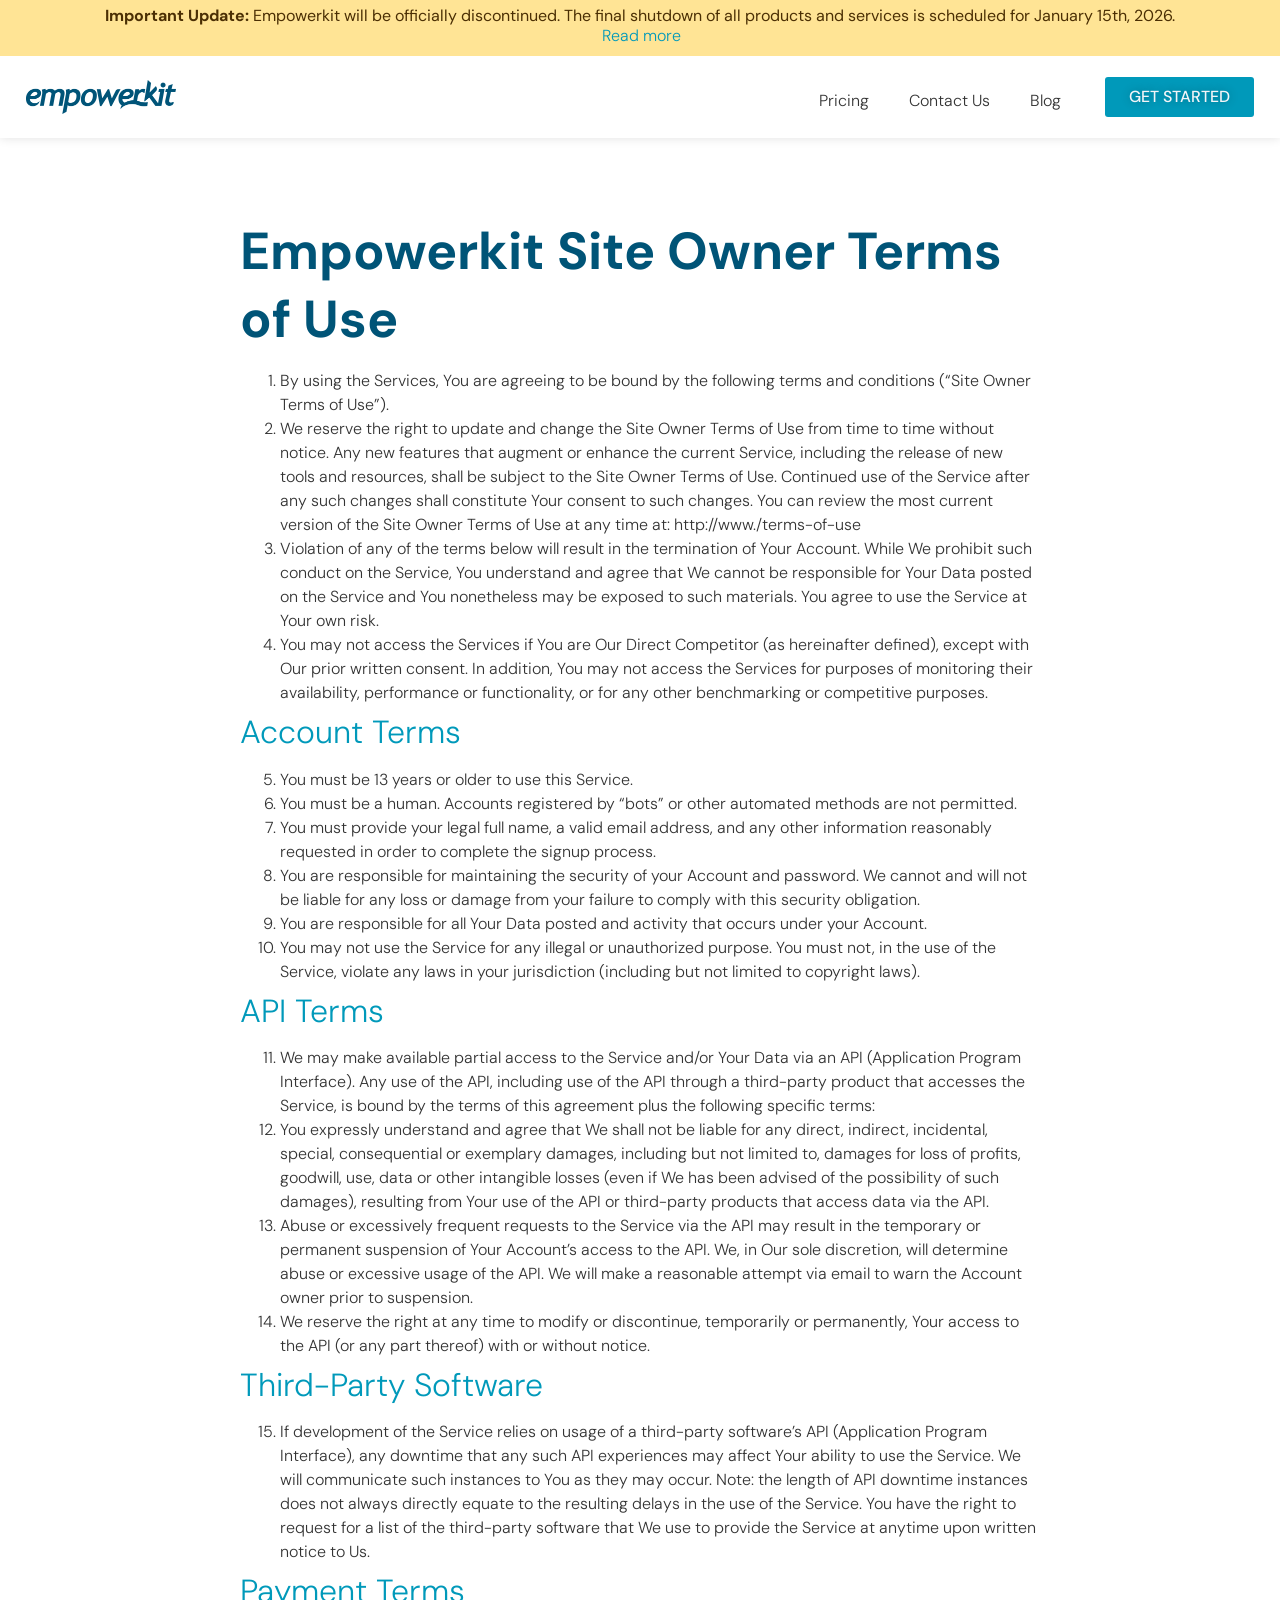
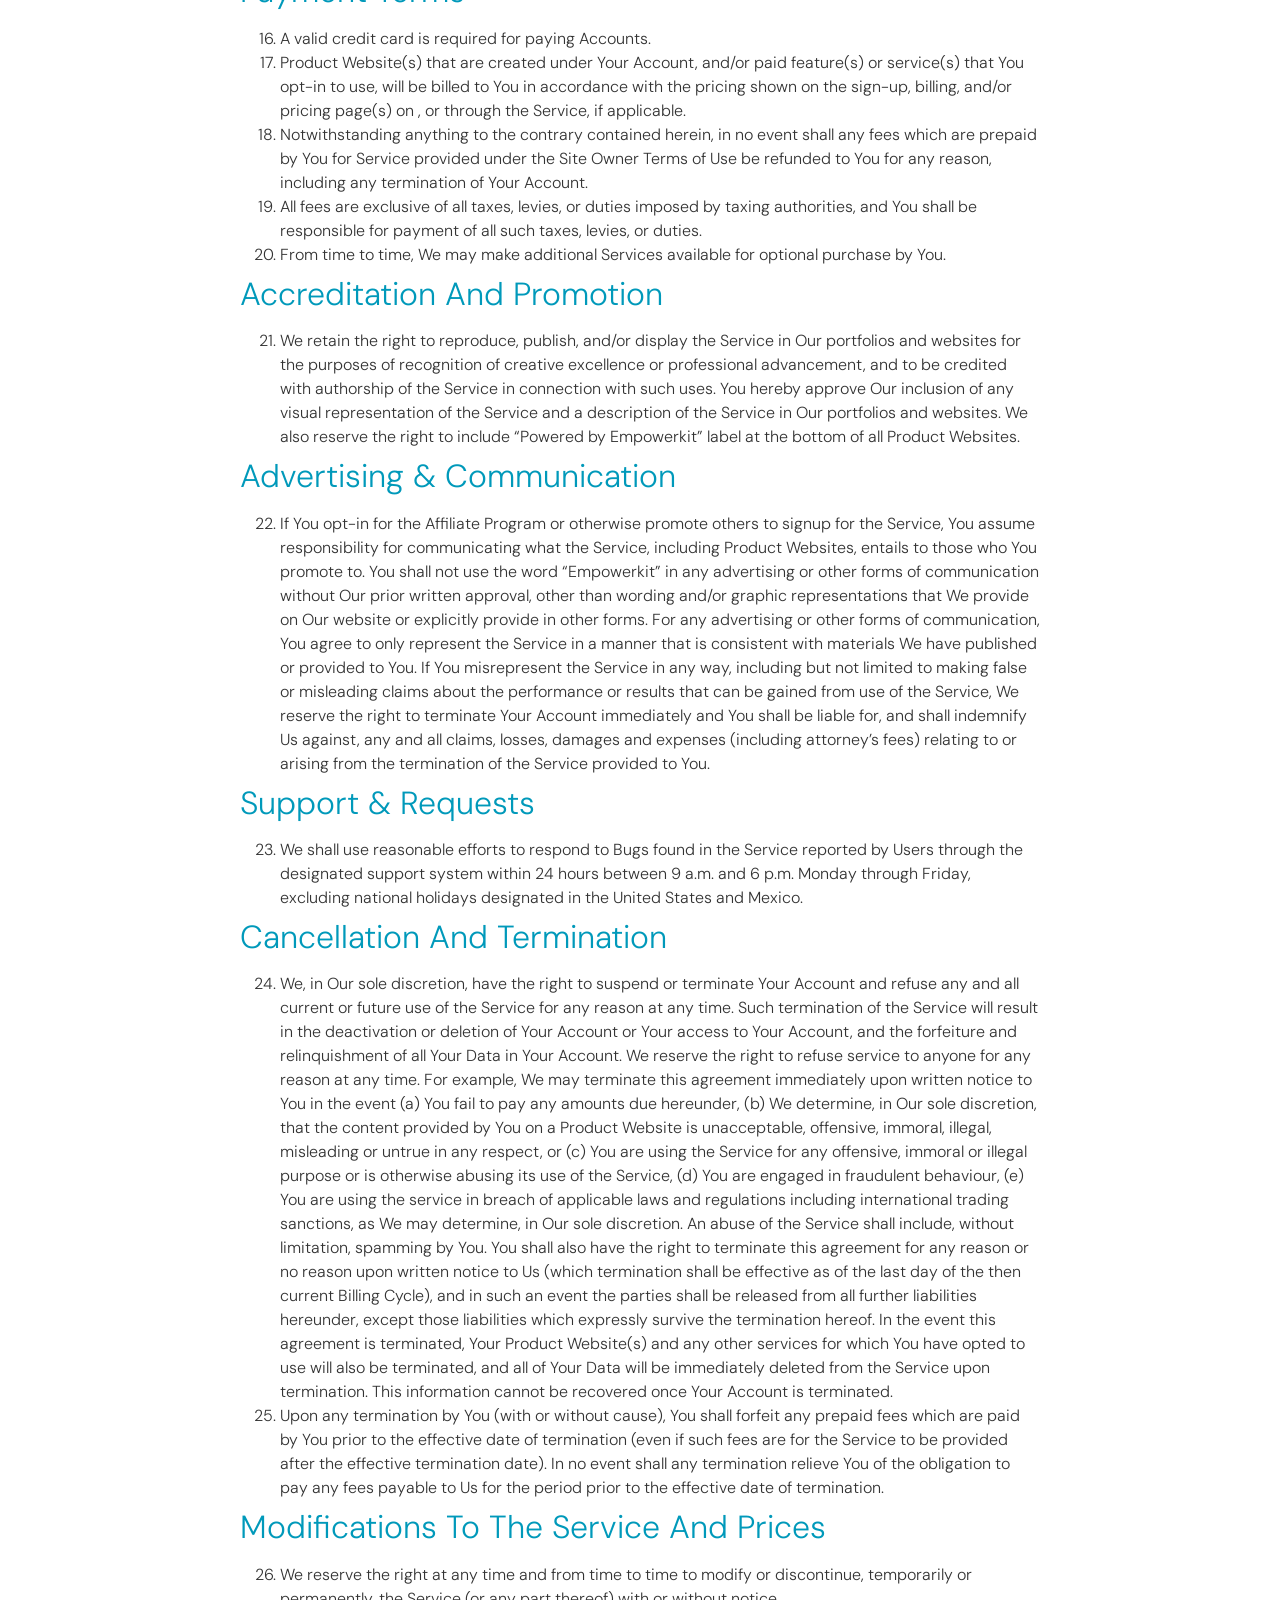
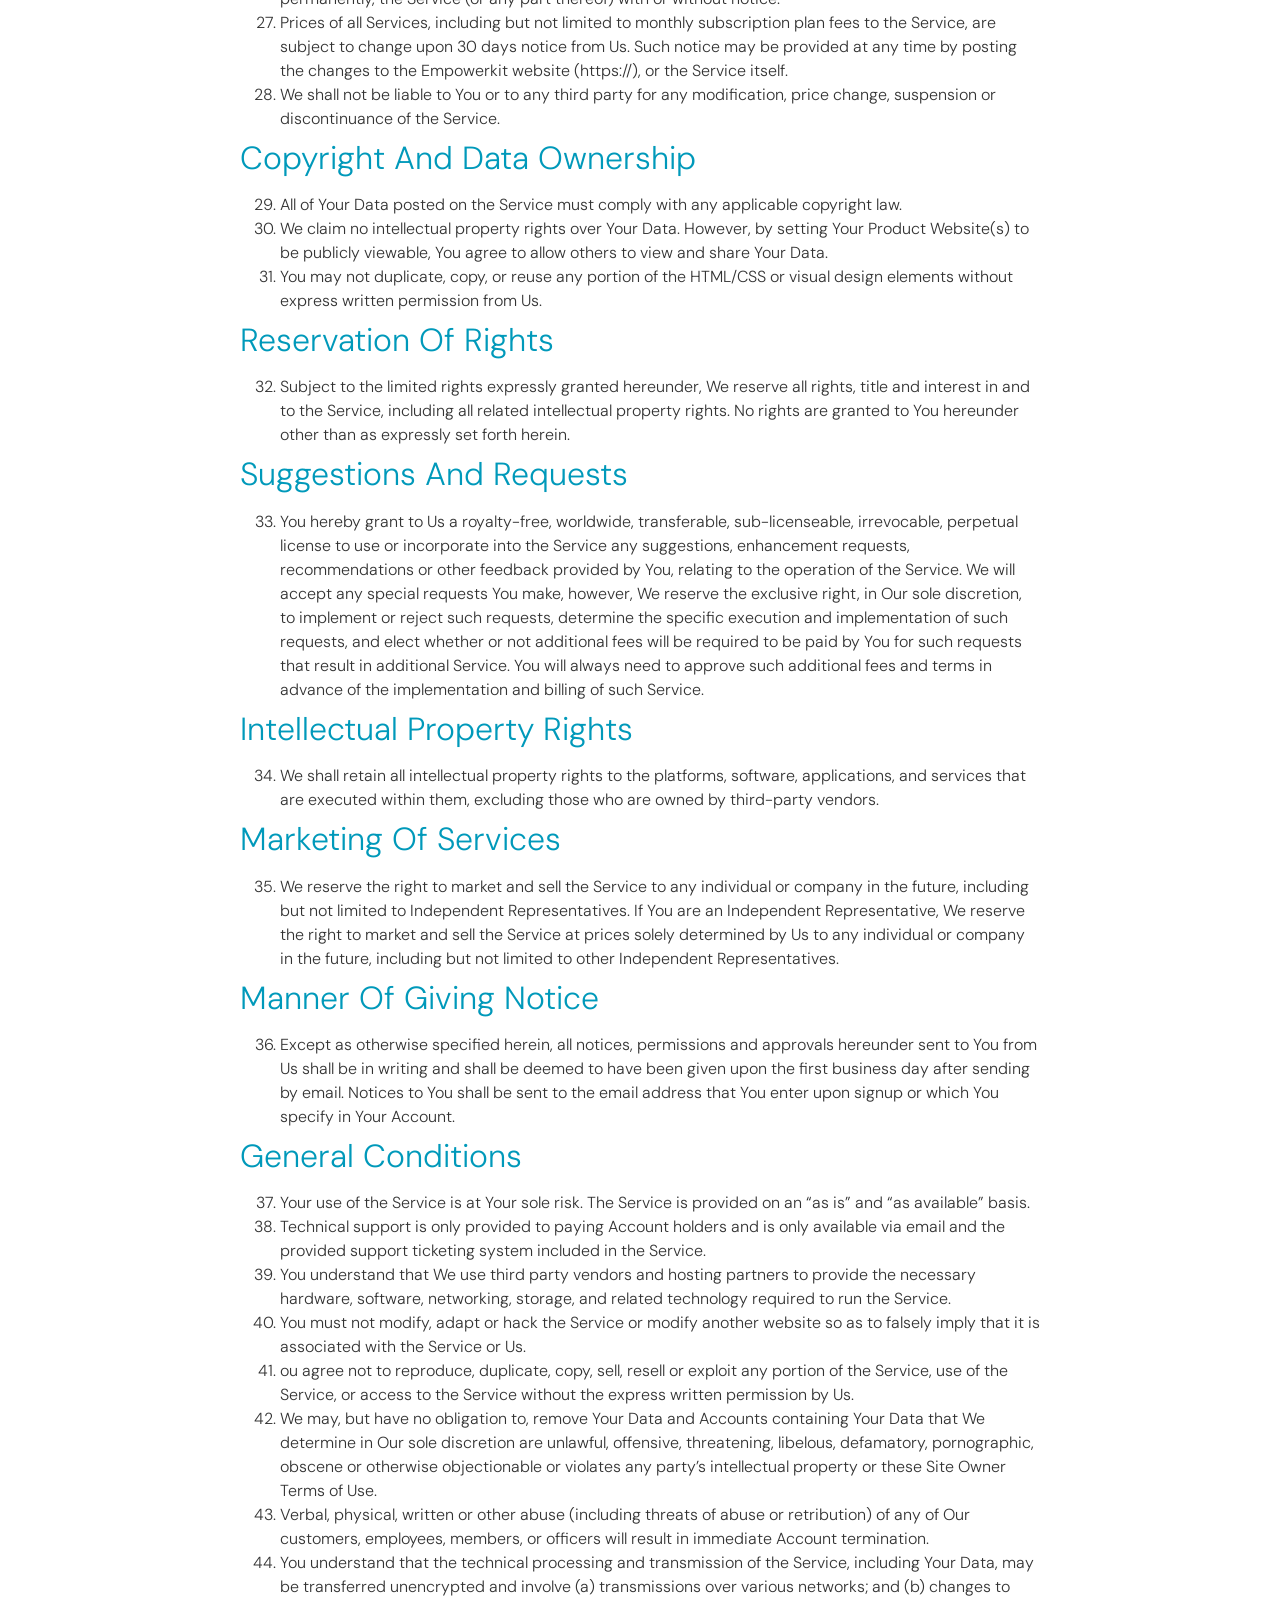
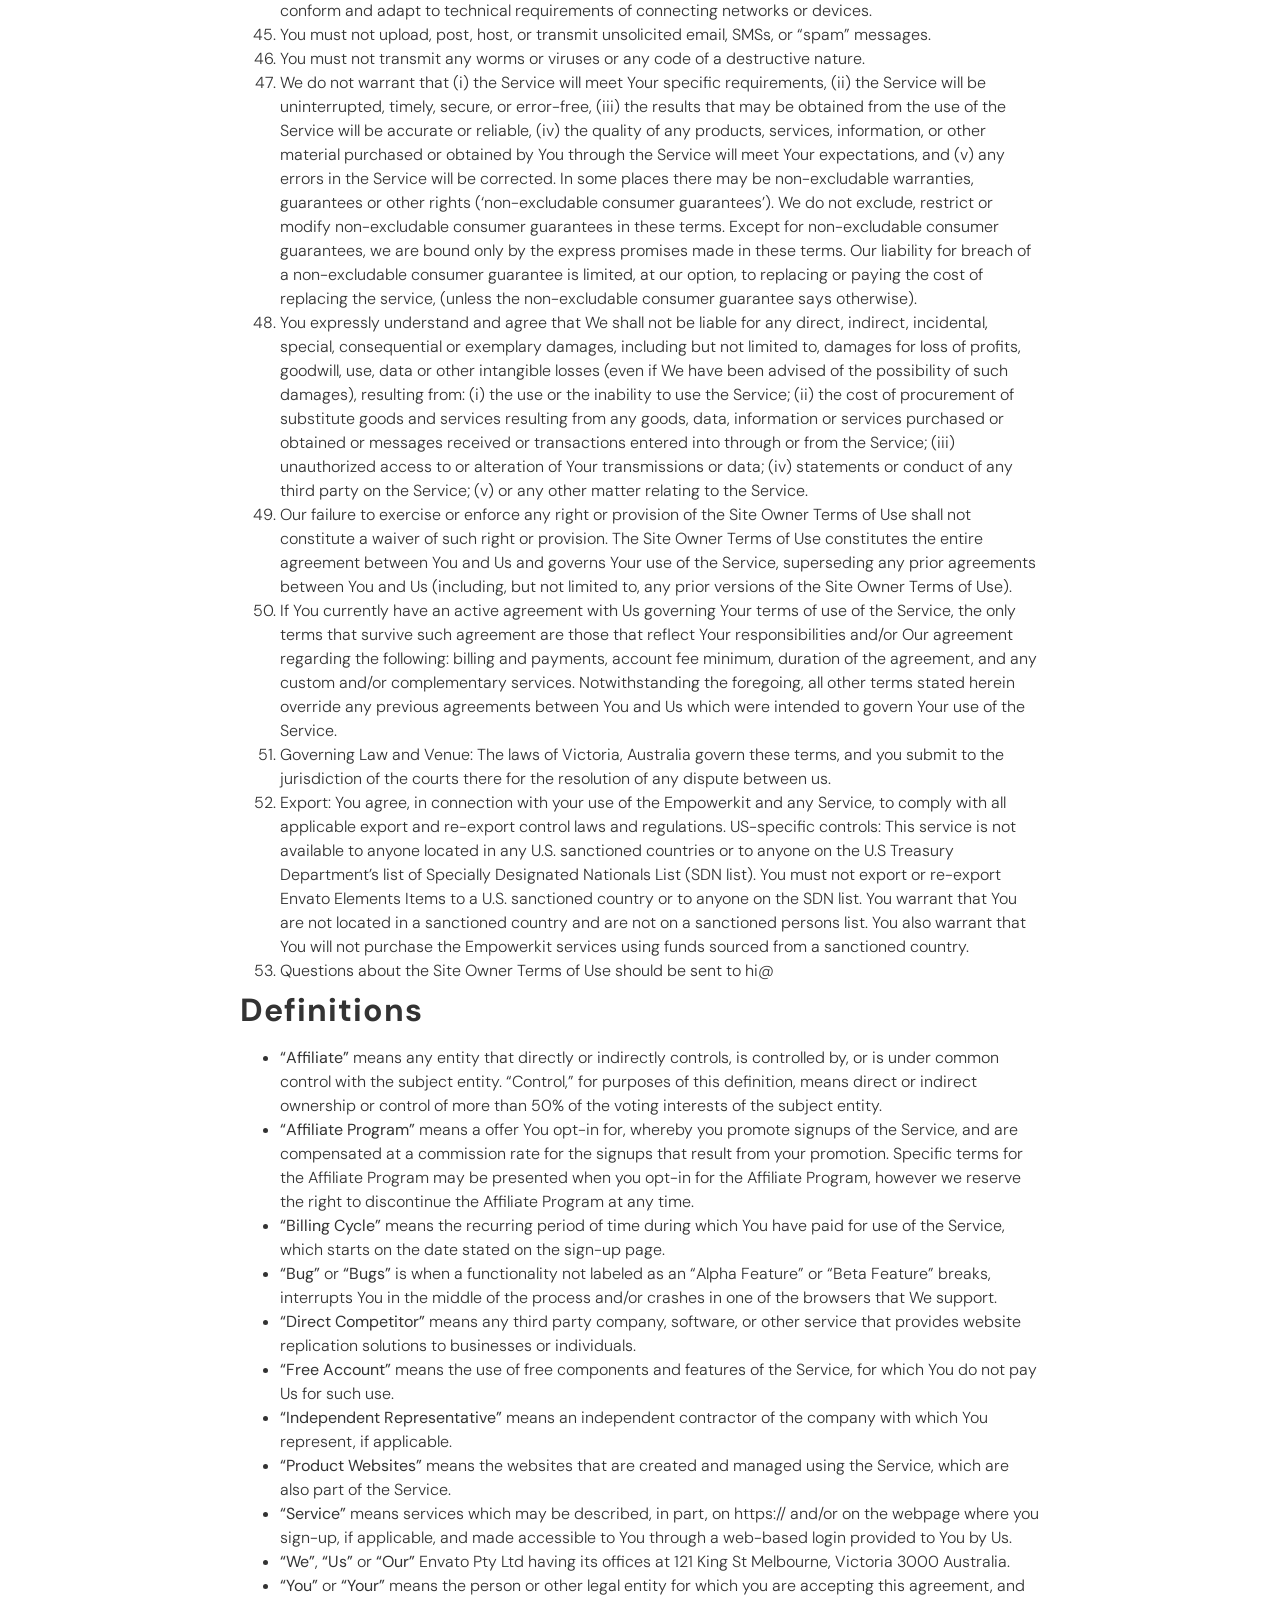
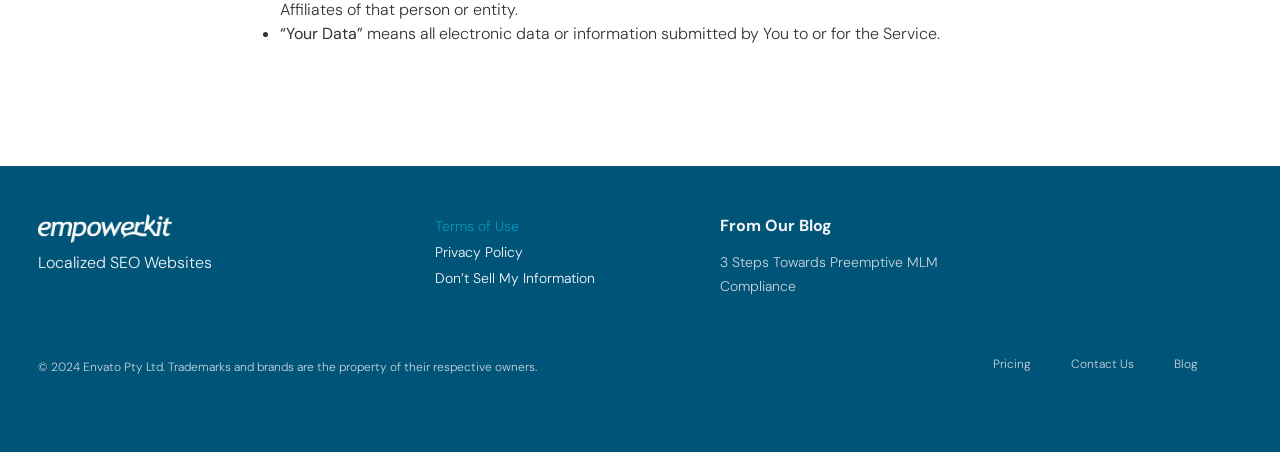
<file: ek-site/terms-of-use/index.html>
<!doctype html>
<html lang="en-US">

<meta http-equiv="content-type" content="text/html;charset=UTF-8" /><head>
	<meta charset="UTF-8">
	<meta name="viewport" content="width=device-width, initial-scale=1">
	<link rel="profile" href="../xfn/11.html">
	<meta name='robots' content='index, follow, max-image-preview:large, max-snippet:-1, max-video-preview:-1' />
	<style>img:is([sizes="auto" i], [sizes^="auto," i]) { contain-intrinsic-size: 3000px 1500px }</style>
	
	

<link rel='dns-prefetch' href='../index-3.html' />
<style id='global-styles-inline-css'>
:root{--wp--preset--aspect-ratio--square: 1;--wp--preset--aspect-ratio--4-3: 4/3;--wp--preset--aspect-ratio--3-4: 3/4;--wp--preset--aspect-ratio--3-2: 3/2;--wp--preset--aspect-ratio--2-3: 2/3;--wp--preset--aspect-ratio--16-9: 16/9;--wp--preset--aspect-ratio--9-16: 9/16;--wp--preset--color--black: #000000;--wp--preset--color--cyan-bluish-gray: #abb8c3;--wp--preset--color--white: #ffffff;--wp--preset--color--pale-pink: #f78da7;--wp--preset--color--vivid-red: #cf2e2e;--wp--preset--color--luminous-vivid-orange: #ff6900;--wp--preset--color--luminous-vivid-amber: #fcb900;--wp--preset--color--light-green-cyan: #7bdcb5;--wp--preset--color--vivid-green-cyan: #00d084;--wp--preset--color--pale-cyan-blue: #8ed1fc;--wp--preset--color--vivid-cyan-blue: #0693e3;--wp--preset--color--vivid-purple: #9b51e0;--wp--preset--gradient--vivid-cyan-blue-to-vivid-purple: linear-gradient(135deg,rgba(6,147,227,1) 0%,rgb(155,81,224) 100%);--wp--preset--gradient--light-green-cyan-to-vivid-green-cyan: linear-gradient(135deg,rgb(122,220,180) 0%,rgb(0,208,130) 100%);--wp--preset--gradient--luminous-vivid-amber-to-luminous-vivid-orange: linear-gradient(135deg,rgba(252,185,0,1) 0%,rgba(255,105,0,1) 100%);--wp--preset--gradient--luminous-vivid-orange-to-vivid-red: linear-gradient(135deg,rgba(255,105,0,1) 0%,rgb(207,46,46) 100%);--wp--preset--gradient--very-light-gray-to-cyan-bluish-gray: linear-gradient(135deg,rgb(238,238,238) 0%,rgb(169,184,195) 100%);--wp--preset--gradient--cool-to-warm-spectrum: linear-gradient(135deg,rgb(74,234,220) 0%,rgb(151,120,209) 20%,rgb(207,42,186) 40%,rgb(238,44,130) 60%,rgb(251,105,98) 80%,rgb(254,248,76) 100%);--wp--preset--gradient--blush-light-purple: linear-gradient(135deg,rgb(255,206,236) 0%,rgb(152,150,240) 100%);--wp--preset--gradient--blush-bordeaux: linear-gradient(135deg,rgb(254,205,165) 0%,rgb(254,45,45) 50%,rgb(107,0,62) 100%);--wp--preset--gradient--luminous-dusk: linear-gradient(135deg,rgb(255,203,112) 0%,rgb(199,81,192) 50%,rgb(65,88,208) 100%);--wp--preset--gradient--pale-ocean: linear-gradient(135deg,rgb(255,245,203) 0%,rgb(182,227,212) 50%,rgb(51,167,181) 100%);--wp--preset--gradient--electric-grass: linear-gradient(135deg,rgb(202,248,128) 0%,rgb(113,206,126) 100%);--wp--preset--gradient--midnight: linear-gradient(135deg,rgb(2,3,129) 0%,rgb(40,116,252) 100%);--wp--preset--font-size--small: 13px;--wp--preset--font-size--medium: 20px;--wp--preset--font-size--large: 36px;--wp--preset--font-size--x-large: 42px;--wp--preset--spacing--20: 0.44rem;--wp--preset--spacing--30: 0.67rem;--wp--preset--spacing--40: 1rem;--wp--preset--spacing--50: 1.5rem;--wp--preset--spacing--60: 2.25rem;--wp--preset--spacing--70: 3.38rem;--wp--preset--spacing--80: 5.06rem;--wp--preset--shadow--natural: 6px 6px 9px rgba(0, 0, 0, 0.2);--wp--preset--shadow--deep: 12px 12px 50px rgba(0, 0, 0, 0.4);--wp--preset--shadow--sharp: 6px 6px 0px rgba(0, 0, 0, 0.2);--wp--preset--shadow--outlined: 6px 6px 0px -3px rgba(255, 255, 255, 1), 6px 6px rgba(0, 0, 0, 1);--wp--preset--shadow--crisp: 6px 6px 0px rgba(0, 0, 0, 1);}:root { --wp--style--global--content-size: 800px;--wp--style--global--wide-size: 1200px; }:where(body) { margin: 0; }.wp-site-blocks > .alignleft { float: left; margin-right: 2em; }.wp-site-blocks > .alignright { float: right; margin-left: 2em; }.wp-site-blocks > .aligncenter { justify-content: center; margin-left: auto; margin-right: auto; }:where(.wp-site-blocks) > * { margin-block-start: 24px; margin-block-end: 0; }:where(.wp-site-blocks) > :first-child { margin-block-start: 0; }:where(.wp-site-blocks) > :last-child { margin-block-end: 0; }:root { --wp--style--block-gap: 24px; }:root :where(.is-layout-flow) > :first-child{margin-block-start: 0;}:root :where(.is-layout-flow) > :last-child{margin-block-end: 0;}:root :where(.is-layout-flow) > *{margin-block-start: 24px;margin-block-end: 0;}:root :where(.is-layout-constrained) > :first-child{margin-block-start: 0;}:root :where(.is-layout-constrained) > :last-child{margin-block-end: 0;}:root :where(.is-layout-constrained) > *{margin-block-start: 24px;margin-block-end: 0;}:root :where(.is-layout-flex){gap: 24px;}:root :where(.is-layout-grid){gap: 24px;}.is-layout-flow > .alignleft{float: left;margin-inline-start: 0;margin-inline-end: 2em;}.is-layout-flow > .alignright{float: right;margin-inline-start: 2em;margin-inline-end: 0;}.is-layout-flow > .aligncenter{margin-left: auto !important;margin-right: auto !important;}.is-layout-constrained > .alignleft{float: left;margin-inline-start: 0;margin-inline-end: 2em;}.is-layout-constrained > .alignright{float: right;margin-inline-start: 2em;margin-inline-end: 0;}.is-layout-constrained > .aligncenter{margin-left: auto !important;margin-right: auto !important;}.is-layout-constrained > :where(:not(.alignleft):not(.alignright):not(.alignfull)){max-width: var(--wp--style--global--content-size);margin-left: auto !important;margin-right: auto !important;}.is-layout-constrained > .alignwide{max-width: var(--wp--style--global--wide-size);}body .is-layout-flex{display: flex;}.is-layout-flex{flex-wrap: wrap;align-items: center;}.is-layout-flex > :is(*, div){margin: 0;}body .is-layout-grid{display: grid;}.is-layout-grid > :is(*, div){margin: 0;}body{padding-top: 0px;padding-right: 0px;padding-bottom: 0px;padding-left: 0px;}a:where(:not(.wp-element-button)){text-decoration: underline;}:root :where(.wp-element-button, .wp-block-button__link){background-color: #32373c;border-width: 0;color: #fff;font-family: inherit;font-size: inherit;line-height: inherit;padding: calc(0.667em + 2px) calc(1.333em + 2px);text-decoration: none;}.has-black-color{color: var(--wp--preset--color--black) !important;}.has-cyan-bluish-gray-color{color: var(--wp--preset--color--cyan-bluish-gray) !important;}.has-white-color{color: var(--wp--preset--color--white) !important;}.has-pale-pink-color{color: var(--wp--preset--color--pale-pink) !important;}.has-vivid-red-color{color: var(--wp--preset--color--vivid-red) !important;}.has-luminous-vivid-orange-color{color: var(--wp--preset--color--luminous-vivid-orange) !important;}.has-luminous-vivid-amber-color{color: var(--wp--preset--color--luminous-vivid-amber) !important;}.has-light-green-cyan-color{color: var(--wp--preset--color--light-green-cyan) !important;}.has-vivid-green-cyan-color{color: var(--wp--preset--color--vivid-green-cyan) !important;}.has-pale-cyan-blue-color{color: var(--wp--preset--color--pale-cyan-blue) !important;}.has-vivid-cyan-blue-color{color: var(--wp--preset--color--vivid-cyan-blue) !important;}.has-vivid-purple-color{color: var(--wp--preset--color--vivid-purple) !important;}.has-black-background-color{background-color: var(--wp--preset--color--black) !important;}.has-cyan-bluish-gray-background-color{background-color: var(--wp--preset--color--cyan-bluish-gray) !important;}.has-white-background-color{background-color: var(--wp--preset--color--white) !important;}.has-pale-pink-background-color{background-color: var(--wp--preset--color--pale-pink) !important;}.has-vivid-red-background-color{background-color: var(--wp--preset--color--vivid-red) !important;}.has-luminous-vivid-orange-background-color{background-color: var(--wp--preset--color--luminous-vivid-orange) !important;}.has-luminous-vivid-amber-background-color{background-color: var(--wp--preset--color--luminous-vivid-amber) !important;}.has-light-green-cyan-background-color{background-color: var(--wp--preset--color--light-green-cyan) !important;}.has-vivid-green-cyan-background-color{background-color: var(--wp--preset--color--vivid-green-cyan) !important;}.has-pale-cyan-blue-background-color{background-color: var(--wp--preset--color--pale-cyan-blue) !important;}.has-vivid-cyan-blue-background-color{background-color: var(--wp--preset--color--vivid-cyan-blue) !important;}.has-vivid-purple-background-color{background-color: var(--wp--preset--color--vivid-purple) !important;}.has-black-border-color{border-color: var(--wp--preset--color--black) !important;}.has-cyan-bluish-gray-border-color{border-color: var(--wp--preset--color--cyan-bluish-gray) !important;}.has-white-border-color{border-color: var(--wp--preset--color--white) !important;}.has-pale-pink-border-color{border-color: var(--wp--preset--color--pale-pink) !important;}.has-vivid-red-border-color{border-color: var(--wp--preset--color--vivid-red) !important;}.has-luminous-vivid-orange-border-color{border-color: var(--wp--preset--color--luminous-vivid-orange) !important;}.has-luminous-vivid-amber-border-color{border-color: var(--wp--preset--color--luminous-vivid-amber) !important;}.has-light-green-cyan-border-color{border-color: var(--wp--preset--color--light-green-cyan) !important;}.has-vivid-green-cyan-border-color{border-color: var(--wp--preset--color--vivid-green-cyan) !important;}.has-pale-cyan-blue-border-color{border-color: var(--wp--preset--color--pale-cyan-blue) !important;}.has-vivid-cyan-blue-border-color{border-color: var(--wp--preset--color--vivid-cyan-blue) !important;}.has-vivid-purple-border-color{border-color: var(--wp--preset--color--vivid-purple) !important;}.has-vivid-cyan-blue-to-vivid-purple-gradient-background{background: var(--wp--preset--gradient--vivid-cyan-blue-to-vivid-purple) !important;}.has-light-green-cyan-to-vivid-green-cyan-gradient-background{background: var(--wp--preset--gradient--light-green-cyan-to-vivid-green-cyan) !important;}.has-luminous-vivid-amber-to-luminous-vivid-orange-gradient-background{background: var(--wp--preset--gradient--luminous-vivid-amber-to-luminous-vivid-orange) !important;}.has-luminous-vivid-orange-to-vivid-red-gradient-background{background: var(--wp--preset--gradient--luminous-vivid-orange-to-vivid-red) !important;}.has-very-light-gray-to-cyan-bluish-gray-gradient-background{background: var(--wp--preset--gradient--very-light-gray-to-cyan-bluish-gray) !important;}.has-cool-to-warm-spectrum-gradient-background{background: var(--wp--preset--gradient--cool-to-warm-spectrum) !important;}.has-blush-light-purple-gradient-background{background: var(--wp--preset--gradient--blush-light-purple) !important;}.has-blush-bordeaux-gradient-background{background: var(--wp--preset--gradient--blush-bordeaux) !important;}.has-luminous-dusk-gradient-background{background: var(--wp--preset--gradient--luminous-dusk) !important;}.has-pale-ocean-gradient-background{background: var(--wp--preset--gradient--pale-ocean) !important;}.has-electric-grass-gradient-background{background: var(--wp--preset--gradient--electric-grass) !important;}.has-midnight-gradient-background{background: var(--wp--preset--gradient--midnight) !important;}.has-small-font-size{font-size: var(--wp--preset--font-size--small) !important;}.has-medium-font-size{font-size: var(--wp--preset--font-size--medium) !important;}.has-large-font-size{font-size: var(--wp--preset--font-size--large) !important;}.has-x-large-font-size{font-size: var(--wp--preset--font-size--x-large) !important;}
:root :where(.wp-block-pullquote){font-size: 1.5em;line-height: 1.6;}
</style>
<link rel='stylesheet' id='breezi-css' href='../wp-content/plugins/breezi/public/css/breezi-public8a54.css' media='all' />
<link rel='stylesheet' id='hello-elementor-css' href='../wp-content/themes/hello-elementor/assets/css/resetedb1.css' media='all' />
<link rel='stylesheet' id='hello-elementor-theme-style-css' href='../wp-content/themes/hello-elementor/assets/css/themeedb1.css' media='all' />
<link rel='stylesheet' id='hello-elementor-header-footer-css' href='../wp-content/themes/hello-elementor/assets/css/header-footeredb1.css' media='all' />
<link rel='stylesheet' id='elementor-frontend-css' href='../wp-content/plugins/elementor/assets/css/frontend.min94b7.css' media='all' />
<link rel='stylesheet' id='elementor-post-1123-css' href='../wp-content/uploads/elementor/css/post-1123b8ff.css' media='all' />
<link rel='stylesheet' id='e-sticky-css' href='../wp-content/plugins/elementor-pro/assets/css/modules/sticky.min242d.css' media='all' />
<link rel='stylesheet' id='e-animation-fadeIn-css' href='../wp-content/plugins/elementor/assets/lib/animations/styles/fadeIn.min94b7.css' media='all' />
<link rel='stylesheet' id='widget-image-css' href='../wp-content/plugins/elementor/assets/css/widget-image.min94b7.css' media='all' />
<link rel='stylesheet' id='widget-nav-menu-css' href='../wp-content/plugins/elementor-pro/assets/css/widget-nav-menu.min242d.css' media='all' />
<link rel='stylesheet' id='e-animation-grow-css' href='../wp-content/plugins/elementor/assets/lib/animations/styles/e-animation-grow.min94b7.css' media='all' />
<link rel='stylesheet' id='widget-heading-css' href='../wp-content/plugins/elementor/assets/css/widget-heading.min94b7.css' media='all' />
<link rel='stylesheet' id='widget-social-icons-css' href='../wp-content/plugins/elementor/assets/css/widget-social-icons.min94b7.css' media='all' />
<link rel='stylesheet' id='e-apple-webkit-css' href='../wp-content/plugins/elementor/assets/css/conditionals/apple-webkit.min94b7.css' media='all' />
<link rel='stylesheet' id='widget-posts-css' href='../wp-content/plugins/elementor-pro/assets/css/widget-posts.min242d.css' media='all' />
<link rel='stylesheet' id='elementor-post-1237-css' href='../wp-content/uploads/elementor/css/post-123716fa.css' media='all' />
<link rel='stylesheet' id='elementor-post-1188-css' href='../wp-content/uploads/elementor/css/post-118814c6.css' media='all' />
<link rel='stylesheet' id='elementor-post-1190-css' href='../wp-content/uploads/elementor/css/post-119014c6.css' media='all' />
<link rel='stylesheet' id='elementor-post-1193-css' href='../wp-content/uploads/elementor/css/post-119314c6.css' media='all' />
<link rel='stylesheet' id='elementor-gf-local-dmsans-css' href='../wp-content/uploads/elementor/google-fonts/css/dmsans4153.css' media='all' />
<script src="../wp-includes/js/jquery/jquery.minf43b.js" id="jquery-core-js"></script>
<script src="../wp-includes/js/jquery/jquery-migrate.min5589.js" id="jquery-migrate-js"></script>
<script src="../wp-content/plugins/breezi/public/js/breezi-public8a54.js" id="breezi-js"></script>
			<style>
				.e-con.e-parent:nth-of-type(n+4):not(.e-lazyloaded):not(.e-no-lazyload),
				.e-con.e-parent:nth-of-type(n+4):not(.e-lazyloaded):not(.e-no-lazyload) * {
					background-image: none !important;
				}
				@media screen and (max-height: 1024px) {
					.e-con.e-parent:nth-of-type(n+3):not(.e-lazyloaded):not(.e-no-lazyload),
					.e-con.e-parent:nth-of-type(n+3):not(.e-lazyloaded):not(.e-no-lazyload) * {
						background-image: none !important;
					}
				}
				@media screen and (max-height: 640px) {
					.e-con.e-parent:nth-of-type(n+2):not(.e-lazyloaded):not(.e-no-lazyload),
					.e-con.e-parent:nth-of-type(n+2):not(.e-lazyloaded):not(.e-no-lazyload) * {
						background-image: none !important;
					}
				}
			</style>
			<link rel="icon" href="../wp-content/uploads/2025/08/cropped-asd-32x32.png" sizes="32x32" />
<link rel="icon" href="../wp-content/uploads/2025/08/cropped-asd-192x192.png" sizes="192x192" />
<link rel="apple-touch-icon" href="../wp-content/uploads/2025/08/cropped-asd-180x180.png" />
<meta name="msapplication-TileImage" content="/wp-content/uploads/2025/08/cropped-asd-270x270.png" />
</head>
<body class="wp-singular page-template-default page page-id-1237 wp-custom-logo wp-embed-responsive wp-theme-hello-elementor hello-elementor-default elementor-default elementor-kit-1123 elementor-page elementor-page-1237 elementor-page-1193">


<a class="skip-link screen-reader-text" href="#content">Skip to content</a>

		<header data-elementor-type="header" data-elementor-id="1188" class="elementor elementor-1188 elementor-location-header" data-elementor-post-type="elementor_library">
			<div class="elementor-element elementor-element-714b36e e-flex e-con-boxed elementor-invisible e-con e-parent" data-id="714b36e" data-element_type="container" data-settings="{&quot;background_background&quot;:&quot;classic&quot;,&quot;sticky&quot;:&quot;top&quot;,&quot;animation&quot;:&quot;fadeIn&quot;,&quot;sticky_on&quot;:[&quot;desktop&quot;,&quot;tablet&quot;,&quot;mobile&quot;],&quot;sticky_offset&quot;:0,&quot;sticky_effects_offset&quot;:0,&quot;sticky_anchor_link_offset&quot;:0}">
					<div class="e-con-inner">
				<div class="elementor-element elementor-element-ef3f4f1 elementor-widget__width-initial elementor-widget elementor-widget-text-editor" data-id="ef3f4f1" data-element_type="widget" data-widget_type="text-editor.default">
				<div class="elementor-widget-container">
									<p><strong>Important Update:</strong> Empowerkit will be officially discontinued. The final shutdown of all products and services is scheduled for January 15th, 2026.  <a href="../announcement/index.html">Read more</a></p>								</div>
				</div>
					</div>
				</div>
		<div class="elementor-element elementor-element-242aa225 e-flex e-con-boxed elementor-invisible e-con e-parent" data-id="242aa225" data-element_type="container" data-settings="{&quot;sticky&quot;:&quot;top&quot;,&quot;animation&quot;:&quot;fadeIn&quot;,&quot;background_background&quot;:&quot;classic&quot;,&quot;sticky_offset&quot;:40,&quot;sticky_on&quot;:[&quot;desktop&quot;,&quot;tablet&quot;,&quot;mobile&quot;],&quot;sticky_effects_offset&quot;:0,&quot;sticky_anchor_link_offset&quot;:0}">
					<div class="e-con-inner">
		<div class="elementor-element elementor-element-1a4d49f9 e-con-full e-flex e-con e-child" data-id="1a4d49f9" data-element_type="container">
				<div class="elementor-element elementor-element-58928f9 elementor-widget elementor-widget-theme-site-logo elementor-widget-image" data-id="58928f9" data-element_type="widget" data-widget_type="theme-site-logo.default">
				<div class="elementor-widget-container">
											<a href="../index.html">
			<img width="300" height="67" src="../wp-content/uploads/2025/08/Asset-73-300x67.png" class="attachment-medium size-medium wp-image-1129" alt="" srcset="/wp-content/uploads/2025/08/Asset-73-300x67.png 300w, /wp-content/uploads/2025/08/Asset-73-1024x227.png 1024w, /wp-content/uploads/2025/08/Asset-73-768x170.png 768w, /wp-content/uploads/2025/08/Asset-73-1536x341.png 1536w, /wp-content/uploads/2025/08/Asset-73.png 2048w" sizes="(max-width: 300px) 100vw, 300px" />				</a>
											</div>
				</div>
				</div>
		<div class="elementor-element elementor-element-8db1f19 e-con-full e-flex e-con e-child" data-id="8db1f19" data-element_type="container">
				<div class="elementor-element elementor-element-4ac33286 elementor-widget-mobile__width-initial elementor-nav-menu--stretch elementor-nav-menu__align-end elementor-nav-menu--dropdown-tablet elementor-nav-menu__text-align-aside elementor-nav-menu--toggle elementor-nav-menu--burger elementor-widget elementor-widget-nav-menu" data-id="4ac33286" data-element_type="widget" data-settings="{&quot;submenu_icon&quot;:{&quot;value&quot;:&quot;&lt;i class=\&quot;\&quot;&gt;&lt;\/i&gt;&quot;,&quot;library&quot;:&quot;&quot;},&quot;full_width&quot;:&quot;stretch&quot;,&quot;layout&quot;:&quot;horizontal&quot;,&quot;toggle&quot;:&quot;burger&quot;}" data-widget_type="nav-menu.default">
				<div class="elementor-widget-container">
								<nav aria-label="Main Navigation" class="elementor-nav-menu--main elementor-nav-menu__container elementor-nav-menu--layout-horizontal e--pointer-overline e--animation-fade">
				<ul id="menu-1-4ac33286" class="elementor-nav-menu"><li class="menu-item menu-item-type-post_type menu-item-object-page menu-item-1275"><a href="../packages/index.html" class="elementor-item">Pricing</a></li>
<li class="menu-item menu-item-type-post_type menu-item-object-page menu-item-1273"><a href="../contact-us/index.html" class="elementor-item">Contact Us</a></li>
<li class="menu-item menu-item-type-taxonomy menu-item-object-category menu-item-1274"><a href="../category/blog/index.html" class="elementor-item">Blog</a></li>
</ul>			</nav>
					<div class="elementor-menu-toggle" role="button" tabindex="0" aria-label="Menu Toggle" aria-expanded="false">
			<svg aria-hidden="true" role="presentation" class="elementor-menu-toggle__icon--open e-font-icon-svg e-eicon-menu-bar" viewBox="0 0 1000 1000" xmlns="http://www.w3.org/2000/svg"><path d="M104 333H896C929 333 958 304 958 271S929 208 896 208H104C71 208 42 237 42 271S71 333 104 333ZM104 583H896C929 583 958 554 958 521S929 458 896 458H104C71 458 42 487 42 521S71 583 104 583ZM104 833H896C929 833 958 804 958 771S929 708 896 708H104C71 708 42 737 42 771S71 833 104 833Z"></path></svg><svg aria-hidden="true" role="presentation" class="elementor-menu-toggle__icon--close e-font-icon-svg e-eicon-close" viewBox="0 0 1000 1000" xmlns="http://www.w3.org/2000/svg"><path d="M742 167L500 408 258 167C246 154 233 150 217 150 196 150 179 158 167 167 154 179 150 196 150 212 150 229 154 242 171 254L408 500 167 742C138 771 138 800 167 829 196 858 225 858 254 829L496 587 738 829C750 842 767 846 783 846 800 846 817 842 829 829 842 817 846 804 846 783 846 767 842 750 829 737L588 500 833 258C863 229 863 200 833 171 804 137 775 137 742 167Z"></path></svg>		</div>
					<nav class="elementor-nav-menu--dropdown elementor-nav-menu__container" aria-hidden="true">
				<ul id="menu-2-4ac33286" class="elementor-nav-menu"><li class="menu-item menu-item-type-post_type menu-item-object-page menu-item-1275"><a href="../packages/index.html" class="elementor-item" tabindex="-1">Pricing</a></li>
<li class="menu-item menu-item-type-post_type menu-item-object-page menu-item-1273"><a href="../contact-us/index.html" class="elementor-item" tabindex="-1">Contact Us</a></li>
<li class="menu-item menu-item-type-taxonomy menu-item-object-category menu-item-1274"><a href="../category/blog/index.html" class="elementor-item" tabindex="-1">Blog</a></li>
</ul>			</nav>
						</div>
				</div>
				<div class="elementor-element elementor-element-2d3fae91 elementor-align-right elementor-hidden-tablet elementor-hidden-mobile elementor-widget elementor-widget-button" data-id="2d3fae91" data-element_type="widget" data-widget_type="button.default">
				<div class="elementor-widget-container">
									<div class="elementor-button-wrapper">
					<a class="elementor-button elementor-button-link elementor-size-sm elementor-animation-grow" href="../contact-us/index.html">
						<span class="elementor-button-content-wrapper">
									<span class="elementor-button-text">GET STARTED</span>
					</span>
					</a>
				</div>
								</div>
				</div>
				</div>
					</div>
				</div>
				</header>
				<div data-elementor-type="single-page" data-elementor-id="1193" class="elementor elementor-1193 elementor-location-single post-1237 page type-page status-publish hentry" data-elementor-post-type="elementor_library">
			<div class="elementor-element elementor-element-1082d543 e-con-full e-flex e-con e-parent" data-id="1082d543" data-element_type="container">
				<div class="elementor-element elementor-element-41532c1 elementor-widget elementor-widget-theme-post-content" data-id="41532c1" data-element_type="widget" data-widget_type="theme-post-content.default">
				<div class="elementor-widget-container">
							<div data-elementor-type="wp-page" data-elementor-id="1237" class="elementor elementor-1237" data-elementor-post-type="page">
				<div class="elementor-element elementor-element-6f352f4c e-flex e-con-boxed e-con e-parent" data-id="6f352f4c" data-element_type="container">
					<div class="e-con-inner">
				<div class="elementor-element elementor-element-718c3c38 elementor-widget elementor-widget-text-editor" data-id="718c3c38" data-element_type="widget" data-widget_type="text-editor.default">
				<div class="elementor-widget-container">
									<h1>Empowerkit Site Owner Terms of Use</h1>
<ol start="1">
 	<li>By using the Services, You are agreeing to be bound by the following terms and conditions (“Site Owner Terms of Use”).</li>
 	<li>We reserve the right to update and change the Site Owner Terms of Use from time to time without notice. Any new features that augment or enhance the current Service, including the release of new tools and resources, shall be subject to the Site Owner Terms of Use. Continued use of the Service after any such changes shall constitute Your consent to such changes. You can review the most current version of the Site Owner Terms of Use at any time at: http://www./terms-of-use</li>
 	<li>Violation of any of the terms below will result in the termination of Your Account. While We prohibit such conduct on the Service, You understand and agree that We cannot be responsible for Your Data posted on the Service and You nonetheless may be exposed to such materials. You agree to use the Service at Your own risk.</li>
 	<li>You may not access the Services if You are Our Direct Competitor (as hereinafter defined), except with Our prior written consent. In addition, You may not access the Services for purposes of monitoring their availability, performance or functionality, or for any other benchmarking or competitive purposes.</li>
</ol>
<h3>Account Terms</h3>
<ol start="5">
 	<li>You must be 13 years or older to use this Service.</li>
 	<li>You must be a human. Accounts registered by “bots” or other automated methods are not permitted.</li>
 	<li>You must provide your legal full name, a valid email address, and any other information reasonably requested in order to complete the signup process.</li>
 	<li>You are responsible for maintaining the security of your Account and password. We cannot and will not be liable for any loss or damage from your failure to comply with this security obligation.</li>
 	<li>You are responsible for all Your Data posted and activity that occurs under your Account.</li>
 	<li>You may not use the Service for any illegal or unauthorized purpose. You must not, in the use of the Service, violate any laws in your jurisdiction (including but not limited to copyright laws).</li>
</ol>
<h3>API Terms</h3>
<ol start="11">
 	<li>We may make available partial access to the Service and/or Your Data via an API (Application Program Interface). Any use of the API, including use of the API through a third-party product that accesses the Service, is bound by the terms of this agreement plus the following specific terms:</li>
 	<li>You expressly understand and agree that We shall not be liable for any direct, indirect, incidental, special, consequential or exemplary damages, including but not limited to, damages for loss of profits, goodwill, use, data or other intangible losses (even if We has been advised of the possibility of such damages), resulting from Your use of the API or third-party products that access data via the API.</li>
 	<li>Abuse or excessively frequent requests to the Service via the API may result in the temporary or permanent suspension of Your Account&#8217;s access to the API. We, in Our sole discretion, will determine abuse or excessive usage of the API. We will make a reasonable attempt via email to warn the Account owner prior to suspension.</li>
 	<li>We reserve the right at any time to modify or discontinue, temporarily or permanently, Your access to the API (or any part thereof) with or without notice.</li>
</ol>
<h3>Third-party Software</h3>
<ol start="15">
 	<li>If development of the Service relies on usage of a third-party software’s API (Application Program Interface), any downtime that any such API experiences may affect Your ability to use the Service. We will communicate such instances to You as they may occur. Note: the length of API downtime instances does not always directly equate to the resulting delays in the use of the Service. You have the right to request for a list of the third-party software that We use to provide the Service at anytime upon written notice to Us.</li>
</ol>
<h3>Payment Terms</h3>
<ol start="16">
 	<li>A valid credit card is required for paying Accounts.</li>
 	<li>Product Website(s) that are created under Your Account, and/or paid feature(s) or service(s) that You opt-in to use, will be billed to You in accordance with the pricing shown on the sign-up, billing, and/or pricing page(s) on , or through the Service, if applicable.</li>
 	<li>Notwithstanding anything to the contrary contained herein, in no event shall any fees which are prepaid by You for Service provided under the Site Owner Terms of Use be refunded to You for any reason, including any termination of Your Account.</li>
 	<li>All fees are exclusive of all taxes, levies, or duties imposed by taxing authorities, and You shall be responsible for payment of all such taxes, levies, or duties.</li>
 	<li>From time to time, We may make additional Services available for optional purchase by You.</li>
</ol>
<h3>Accreditation and Promotion</h3>
<ol start="21">
 	<li>We retain the right to reproduce, publish, and/or display the Service in Our portfolios and websites for the purposes of recognition of creative excellence or professional advancement, and to be credited with authorship of the Service in connection with such uses. You hereby approve Our inclusion of any visual representation of the Service and a description of the Service in Our portfolios and websites. We also reserve the right to include &#8220;Powered by Empowerkit&#8221; label at the bottom of all Product Websites.</li>
</ol>
<h3>Advertising &amp; Communication</h3>
<ol start="22">
 	<li>If You opt-in for the Affiliate Program or otherwise promote others to signup for the Service, You assume responsibility for communicating what the Service, including Product Websites, entails to those who You promote to. You shall not use the word &#8220;Empowerkit&#8221; in any advertising or other forms of communication without Our prior written approval, other than wording and/or graphic representations that We provide on Our website or explicitly provide in other forms. For any advertising or other forms of communication, You agree to only represent the Service in a manner that is consistent with materials We have published or provided to You. If You misrepresent the Service in any way, including but not limited to making false or misleading claims about the performance or results that can be gained from use of the Service, We reserve the right to terminate Your Account immediately and You shall be liable for, and shall indemnify Us against, any and all claims, losses, damages and expenses (including attorney’s fees) relating to or arising from the termination of the Service provided to You.</li>
</ol>
<h3>Support &amp; Requests</h3>
<ol start="23">
 	<li>We shall use reasonable efforts to respond to Bugs found in the Service reported by Users through the designated support system within 24 hours between 9 a.m. and 6 p.m. Monday through Friday, excluding national holidays designated in the United States and Mexico.</li>
</ol>
<h3>Cancellation and Termination</h3>
<ol start="24">
 	<li>We, in Our sole discretion, have the right to suspend or terminate Your Account and refuse any and all current or future use of the Service for any reason at any time. Such termination of the Service will result in the deactivation or deletion of Your Account or Your access to Your Account, and the forfeiture and relinquishment of all Your Data in Your Account. We reserve the right to refuse service to anyone for any reason at any time. For example, We may terminate this agreement immediately upon written notice to You in the event (a) You fail to pay any amounts due hereunder, (b) We determine, in Our sole discretion, that the content provided by You on a Product Website is unacceptable, offensive, immoral, illegal, misleading or untrue in any respect, or (c) You are using the Service for any offensive, immoral or illegal purpose or is otherwise abusing its use of the Service, (d) You are engaged in fraudulent behaviour, (e) You are using the service in breach of applicable laws and regulations including international trading sanctions, as We may determine, in Our sole discretion. An abuse of the Service shall include, without limitation, spamming by You. You shall also have the right to terminate this agreement for any reason or no reason upon written notice to Us (which termination shall be effective as of the last day of the then current Billing Cycle), and in such an event the parties shall be released from all further liabilities hereunder, except those liabilities which expressly survive the termination hereof. In the event this agreement is terminated, Your Product Website(s) and any other services for which You have opted to use will also be terminated, and all of Your Data will be immediately deleted from the Service upon termination. This information cannot be recovered once Your Account is terminated.</li>
 	<li>Upon any termination by You (with or without cause), You shall forfeit any prepaid fees which are paid by You prior to the effective date of termination (even if such fees are for the Service to be provided after the effective termination date). In no event shall any termination relieve You of the obligation to pay any fees payable to Us for the period prior to the effective date of termination.</li>
</ol>
<h3>Modifications to the Service and Prices</h3>
<ol start="26">
 	<li>We reserve the right at any time and from time to time to modify or discontinue, temporarily or permanently, the Service (or any part thereof) with or without notice.</li>
 	<li>Prices of all Services, including but not limited to monthly subscription plan fees to the Service, are subject to change upon 30 days notice from Us. Such notice may be provided at any time by posting the changes to the Empowerkit website (https://), or the Service itself.</li>
 	<li>We shall not be liable to You or to any third party for any modification, price change, suspension or discontinuance of the Service.</li>
</ol>
<h3>Copyright and Data Ownership</h3>
<ol start="29">
 	<li>All of Your Data posted on the Service must comply with any applicable copyright law.</li>
 	<li>We claim no intellectual property rights over Your Data. However, by setting Your Product Website(s) to be publicly viewable, You agree to allow others to view and share Your Data.</li>
 	<li>You may not duplicate, copy, or reuse any portion of the HTML/CSS or visual design elements without express written permission from Us.</li>
</ol>
<h3>Reservation of Rights</h3>
<ol start="32">
 	<li>Subject to the limited rights expressly granted hereunder, We reserve all rights, title and interest in and to the Service, including all related intellectual property rights. No rights are granted to You hereunder other than as expressly set forth herein.</li>
</ol>
<h3>Suggestions and Requests</h3>
<ol start="33">
 	<li>You hereby grant to Us a royalty-free, worldwide, transferable, sub-licenseable, irrevocable, perpetual license to use or incorporate into the Service any suggestions, enhancement requests, recommendations or other feedback provided by You, relating to the operation of the Service. We will accept any special requests You make, however, We reserve the exclusive right, in Our sole discretion, to implement or reject such requests, determine the specific execution and implementation of such requests, and elect whether or not additional fees will be required to be paid by You for such requests that result in additional Service. You will always need to approve such additional fees and terms in advance of the implementation and billing of such Service.</li>
</ol>
<h3>Intellectual Property Rights</h3>
<ol start="34">
 	<li>We shall retain all intellectual property rights to the platforms, software, applications, and services that are executed within them, excluding those who are owned by third-party vendors.</li>
</ol>
<h3>Marketing of Services</h3>
<ol start="35">
 	<li>We reserve the right to market and sell the Service to any individual or company in the future, including but not limited to Independent Representatives. If You are an Independent Representative, We reserve the right to market and sell the Service at prices solely determined by Us to any individual or company in the future, including but not limited to other Independent Representatives.</li>
</ol>
<h3>Manner of Giving Notice</h3>
<ol start="36">
 	<li>Except as otherwise specified herein, all notices, permissions and approvals hereunder sent to You from Us shall be in writing and shall be deemed to have been given upon the first business day after sending by email. Notices to You shall be sent to the email address that You enter upon signup or which You specify in Your Account.</li>
</ol>
<h3>General Conditions</h3>
<ol start="37">
 	<li>Your use of the Service is at Your sole risk. The Service is provided on an “as is” and “as available” basis.</li>
 	<li>Technical support is only provided to paying Account holders and is only available via email and the provided support ticketing system included in the Service.</li>
 	<li>You understand that We use third party vendors and hosting partners to provide the necessary hardware, software, networking, storage, and related technology required to run the Service.</li>
 	<li>You must not modify, adapt or hack the Service or modify another website so as to falsely imply that it is associated with the Service or Us.</li>
 	<li>ou agree not to reproduce, duplicate, copy, sell, resell or exploit any portion of the Service, use of the Service, or access to the Service without the express written permission by Us.</li>
 	<li>We may, but have no obligation to, remove Your Data and Accounts containing Your Data that We determine in Our sole discretion are unlawful, offensive, threatening, libelous, defamatory, pornographic, obscene or otherwise objectionable or violates any party’s intellectual property or these Site Owner Terms of Use.</li>
 	<li>Verbal, physical, written or other abuse (including threats of abuse or retribution) of any of Our customers, employees, members, or officers will result in immediate Account termination.</li>
 	<li>You understand that the technical processing and transmission of the Service, including Your Data, may be transferred unencrypted and involve (a) transmissions over various networks; and (b) changes to conform and adapt to technical requirements of connecting networks or devices.</li>
 	<li>You must not upload, post, host, or transmit unsolicited email, SMSs, or “spam” messages.</li>
 	<li>You must not transmit any worms or viruses or any code of a destructive nature.</li>
 	<li>We do not warrant that (i) the Service will meet Your specific requirements, (ii) the Service will be uninterrupted, timely, secure, or error-free, (iii) the results that may be obtained from the use of the Service will be accurate or reliable, (iv) the quality of any products, services, information, or other material purchased or obtained by You through the Service will meet Your expectations, and (v) any errors in the Service will be corrected. In some places there may be non-excludable warranties, guarantees or other rights (‘non-excludable consumer guarantees’). We do not exclude, restrict or modify non-excludable consumer guarantees in these terms. Except for non-excludable consumer guarantees, we are bound only by the express promises made in these terms. Our liability for breach of a non-excludable consumer guarantee is limited, at our option, to replacing or paying the cost of replacing the service, (unless the non-excludable consumer guarantee says otherwise).</li>
 	<li>You expressly understand and agree that We shall not be liable for any direct, indirect, incidental, special, consequential or exemplary damages, including but not limited to, damages for loss of profits, goodwill, use, data or other intangible losses (even if We have been advised of the possibility of such damages), resulting from: (i) the use or the inability to use the Service; (ii) the cost of procurement of substitute goods and services resulting from any goods, data, information or services purchased or obtained or messages received or transactions entered into through or from the Service; (iii) unauthorized access to or alteration of Your transmissions or data; (iv) statements or conduct of any third party on the Service; (v) or any other matter relating to the Service.</li>
 	<li>Our failure to exercise or enforce any right or provision of the Site Owner Terms of Use shall not constitute a waiver of such right or provision. The Site Owner Terms of Use constitutes the entire agreement between You and Us and governs Your use of the Service, superseding any prior agreements between You and Us (including, but not limited to, any prior versions of the Site Owner Terms of Use).</li>
 	<li>If You currently have an active agreement with Us governing Your terms of use of the Service, the only terms that survive such agreement are those that reflect Your responsibilities and/or Our agreement regarding the following: billing and payments, account fee minimum, duration of the agreement, and any custom and/or complementary services. Notwithstanding the foregoing, all other terms stated herein override any previous agreements between You and Us which were intended to govern Your use of the Service.</li>
 	<li>Governing Law and Venue: The laws of Victoria, Australia govern these terms, and you submit to the jurisdiction of the courts there for the resolution of any dispute between us.</li>
 	<li>Export: You agree, in connection with your use of the Empowerkit and any Service, to comply with all applicable export and re-export control laws and regulations. US-specific controls: This service is not available to anyone located in any U.S. sanctioned countries or to anyone on the U.S Treasury Department’s list of Specially Designated Nationals List (SDN list). You must not export or re-export Envato Elements Items to a U.S. sanctioned country or to anyone on the SDN list. You warrant that You are not located in a sanctioned country and are not on a sanctioned persons list. You also warrant that You will not purchase the Empowerkit services using funds sourced from a sanctioned country.</li>
 	<li>Questions about the Site Owner Terms of Use should be sent to hi@</li>
</ol>
<h2>Definitions</h2>
<ul>
 	<li><strong>&#8220;Affiliate&#8221; </strong>means any entity that directly or indirectly controls, is controlled by, or is under common control with the subject entity. &#8220;Control,&#8221; for purposes of this definition, means direct or indirect ownership or control of more than 50% of the voting interests of the subject entity.</li>
 	<li><strong>&#8220;Affiliate Program&#8221;</strong> means a offer You opt-in for, whereby you promote signups of the Service, and are compensated at a commission rate for the signups that result from your promotion. Specific terms for the Affiliate Program may be presented when you opt-in for the Affiliate Program, however we reserve the right to discontinue the Affiliate Program at any time.</li>
 	<li><strong>&#8220;Billing Cycle&#8221;</strong> means the recurring period of time during which You have paid for use of the Service, which starts on the date stated on the sign-up page.</li>
 	<li><strong>&#8220;Bug&#8221; </strong>or <strong>&#8220;Bugs&#8221;</strong> is when a functionality not labeled as an &#8220;Alpha Feature&#8221; or &#8220;Beta Feature&#8221; breaks, interrupts You in the middle of the process and/or crashes in one of the browsers that We support.</li>
 	<li><strong>&#8220;Direct Competitor&#8221;</strong> means any third party company, software, or other service that provides website replication solutions to businesses or individuals.</li>
 	<li><strong>&#8220;Free Account&#8221;</strong> means the use of free components and features of the Service, for which You do not pay Us for such use.</li>
 	<li><strong>&#8220;Independent Representative&#8221;</strong> means an independent contractor of the company with which You represent, if applicable.</li>
 	<li><strong>&#8220;Product Websites&#8221;</strong> means the websites that are created and managed using the Service, which are also part of the Service.</li>
 	<li><strong>&#8220;Service&#8221;</strong> means services which may be described, in part, on https:// and/or on the webpage where you sign-up, if applicable, and made accessible to You through a web-based login provided to You by Us.</li>
 	<li><strong>&#8220;We&#8221;</strong>,<strong> &#8220;Us&#8221; </strong>or<strong> &#8220;Our&#8221;</strong> Envato Pty Ltd having its offices at 121 King St Melbourne, Victoria 3000 Australia.</li>
 	<li><strong>&#8220;You&#8221; </strong>or <strong>&#8220;Your&#8221;</strong> means the person or other legal entity for which you are accepting this agreement, and Affiliates of that person or entity.</li>
 	<li><strong>&#8220;Your Data&#8221;</strong> means all electronic data or information submitted by You to or for the Service.</li>
</ul>								</div>
				</div>
					</div>
				</div>
				</div>
						</div>
				</div>
				</div>
				</div>
				<footer data-elementor-type="footer" data-elementor-id="1190" class="elementor elementor-1190 elementor-location-footer" data-elementor-post-type="elementor_library">
			<div class="elementor-element elementor-element-ebc881f e-flex e-con-boxed e-con e-parent" data-id="ebc881f" data-element_type="container" data-settings="{&quot;background_background&quot;:&quot;classic&quot;}">
					<div class="e-con-inner">
		<div class="elementor-element elementor-element-432dfe6e e-con-full e-flex e-con e-child" data-id="432dfe6e" data-element_type="container">
				<div class="elementor-element elementor-element-460d75ec elementor-widget elementor-widget-image" data-id="460d75ec" data-element_type="widget" data-widget_type="image.default">
				<div class="elementor-widget-container">
															<img width="300" height="65" src="../wp-content/uploads/2025/08/EKWhite-300x65.png" class="attachment-medium size-medium wp-image-1191" alt="" srcset="/wp-content/uploads/2025/08/EKWhite-300x65.png 300w, /wp-content/uploads/2025/08/EKWhite-1024x221.png 1024w, /wp-content/uploads/2025/08/EKWhite-768x166.png 768w, /wp-content/uploads/2025/08/EKWhite-1536x332.png 1536w, /wp-content/uploads/2025/08/EKWhite.png 2048w" sizes="(max-width: 300px) 100vw, 300px" />															</div>
				</div>
				<div class="elementor-element elementor-element-20f9a113 elementor-widget elementor-widget-heading" data-id="20f9a113" data-element_type="widget" data-widget_type="heading.default">
				<div class="elementor-widget-container">
					<h4 class="elementor-heading-title elementor-size-default">Localized SEO Websites</h4>				</div>
				</div>
				<div class="elementor-element elementor-element-2524ed0a elementor-shape-circle e-grid-align-left elementor-hidden-desktop elementor-hidden-tablet elementor-hidden-mobile elementor-grid-0 elementor-widget elementor-widget-social-icons" data-id="2524ed0a" data-element_type="widget" data-widget_type="social-icons.default">
				<div class="elementor-widget-container">
							<div class="elementor-social-icons-wrapper elementor-grid" role="list">
							<span class="elementor-grid-item" role="listitem">
					<a class="elementor-icon elementor-social-icon elementor-social-icon-facebook elementor-repeater-item-0943386" target="_blank">
						<span class="elementor-screen-only">Facebook</span>
						<svg class="e-font-icon-svg e-fab-facebook" viewBox="0 0 512 512" xmlns="http://www.w3.org/2000/svg"><path d="M504 256C504 119 393 8 256 8S8 119 8 256c0 123.78 90.69 226.38 209.25 245V327.69h-63V256h63v-54.64c0-62.15 37-96.48 93.67-96.48 27.14 0 55.52 4.84 55.52 4.84v61h-31.28c-30.8 0-40.41 19.12-40.41 38.73V256h68.78l-11 71.69h-57.78V501C413.31 482.38 504 379.78 504 256z"></path></svg>					</a>
				</span>
							<span class="elementor-grid-item" role="listitem">
					<a class="elementor-icon elementor-social-icon elementor-social-icon-twitter elementor-repeater-item-c8b3eef" target="_blank">
						<span class="elementor-screen-only">Twitter</span>
						<svg class="e-font-icon-svg e-fab-twitter" viewBox="0 0 512 512" xmlns="http://www.w3.org/2000/svg"><path d="M459.37 151.716c.325 4.548.325 9.097.325 13.645 0 138.72-105.583 298.558-298.558 298.558-59.452 0-114.68-17.219-161.137-47.106 8.447.974 16.568 1.299 25.34 1.299 49.055 0 94.213-16.568 130.274-44.832-46.132-.975-84.792-31.188-98.112-72.772 6.498.974 12.995 1.624 19.818 1.624 9.421 0 18.843-1.3 27.614-3.573-48.081-9.747-84.143-51.98-84.143-102.985v-1.299c13.969 7.797 30.214 12.67 47.431 13.319-28.264-18.843-46.781-51.005-46.781-87.391 0-19.492 5.197-37.36 14.294-52.954 51.655 63.675 129.3 105.258 216.365 109.807-1.624-7.797-2.599-15.918-2.599-24.04 0-57.828 46.782-104.934 104.934-104.934 30.213 0 57.502 12.67 76.67 33.137 23.715-4.548 46.456-13.32 66.599-25.34-7.798 24.366-24.366 44.833-46.132 57.827 21.117-2.273 41.584-8.122 60.426-16.243-14.292 20.791-32.161 39.308-52.628 54.253z"></path></svg>					</a>
				</span>
							<span class="elementor-grid-item" role="listitem">
					<a class="elementor-icon elementor-social-icon elementor-social-icon-youtube elementor-repeater-item-9ab322b" target="_blank">
						<span class="elementor-screen-only">Youtube</span>
						<svg class="e-font-icon-svg e-fab-youtube" viewBox="0 0 576 512" xmlns="http://www.w3.org/2000/svg"><path d="M549.655 124.083c-6.281-23.65-24.787-42.276-48.284-48.597C458.781 64 288 64 288 64S117.22 64 74.629 75.486c-23.497 6.322-42.003 24.947-48.284 48.597-11.412 42.867-11.412 132.305-11.412 132.305s0 89.438 11.412 132.305c6.281 23.65 24.787 41.5 48.284 47.821C117.22 448 288 448 288 448s170.78 0 213.371-11.486c23.497-6.321 42.003-24.171 48.284-47.821 11.412-42.867 11.412-132.305 11.412-132.305s0-89.438-11.412-132.305zm-317.51 213.508V175.185l142.739 81.205-142.739 81.201z"></path></svg>					</a>
				</span>
					</div>
						</div>
				</div>
				</div>
		<div class="elementor-element elementor-element-18f15982 e-con-full e-flex e-con e-child" data-id="18f15982" data-element_type="container">
		<div class="elementor-element elementor-element-7e84f5fc e-con-full e-flex e-con e-child" data-id="7e84f5fc" data-element_type="container">
				<div class="elementor-element elementor-element-5ece2d8c elementor-nav-menu__align-start elementor-nav-menu--dropdown-tablet elementor-nav-menu__text-align-aside elementor-widget elementor-widget-nav-menu" data-id="5ece2d8c" data-element_type="widget" data-settings="{&quot;layout&quot;:&quot;vertical&quot;,&quot;submenu_icon&quot;:{&quot;value&quot;:&quot;&lt;i class=\&quot;\&quot;&gt;&lt;\/i&gt;&quot;,&quot;library&quot;:&quot;&quot;}}" data-widget_type="nav-menu.default">
				<div class="elementor-widget-container">
								<nav aria-label="Menu" class="elementor-nav-menu--main elementor-nav-menu__container elementor-nav-menu--layout-vertical e--pointer-text e--animation-none">
				<ul id="menu-1-5ece2d8c" class="elementor-nav-menu sm-vertical"><li class="menu-item menu-item-type-post_type menu-item-object-page current-menu-item page_item page-item-1237 current_page_item menu-item-1278"><a href="#" aria-current="page" class="elementor-item elementor-item-active">Terms of Use</a></li>
<li class="menu-item menu-item-type-custom menu-item-object-custom menu-item-1277"><a href="https://www.envato.com/privacy/" class="elementor-item">Privacy Policy</a></li>
<li class="menu-item menu-item-type-custom menu-item-object-custom menu-item-1276"><a href="https://www.envato.com/privacy/#my-personal-information" class="elementor-item elementor-item-anchor">Don&#8217;t Sell My Information</a></li>
</ul>			</nav>
						<nav class="elementor-nav-menu--dropdown elementor-nav-menu__container" aria-hidden="true">
				<ul id="menu-2-5ece2d8c" class="elementor-nav-menu sm-vertical"><li class="menu-item menu-item-type-post_type menu-item-object-page current-menu-item page_item page-item-1237 current_page_item menu-item-1278"><a href="#" aria-current="page" class="elementor-item elementor-item-active" tabindex="-1">Terms of Use</a></li>
<li class="menu-item menu-item-type-custom menu-item-object-custom menu-item-1277"><a href="https://www.envato.com/privacy/" class="elementor-item" tabindex="-1">Privacy Policy</a></li>
<li class="menu-item menu-item-type-custom menu-item-object-custom menu-item-1276"><a href="https://www.envato.com/privacy/#my-personal-information" class="elementor-item elementor-item-anchor" tabindex="-1">Don&#8217;t Sell My Information</a></li>
</ul>			</nav>
						</div>
				</div>
				</div>
		<div class="elementor-element elementor-element-400049fb e-con-full e-flex e-con e-child" data-id="400049fb" data-element_type="container">
				<div class="elementor-element elementor-element-7e6c51c9 elementor-widget elementor-widget-heading" data-id="7e6c51c9" data-element_type="widget" data-widget_type="heading.default">
				<div class="elementor-widget-container">
					<span class="elementor-heading-title elementor-size-default">From Our Blog</span>				</div>
				</div>
				<div class="elementor-element elementor-element-5836dc71 elementor-grid-1 elementor-posts--thumbnail-none elementor-grid-tablet-2 elementor-grid-mobile-1 elementor-widget elementor-widget-posts" data-id="5836dc71" data-element_type="widget" id="blog-link" data-settings="{&quot;classic_columns&quot;:&quot;1&quot;,&quot;classic_columns_tablet&quot;:&quot;2&quot;,&quot;classic_columns_mobile&quot;:&quot;1&quot;,&quot;classic_row_gap&quot;:{&quot;unit&quot;:&quot;px&quot;,&quot;size&quot;:35,&quot;sizes&quot;:[]},&quot;classic_row_gap_tablet&quot;:{&quot;unit&quot;:&quot;px&quot;,&quot;size&quot;:&quot;&quot;,&quot;sizes&quot;:[]},&quot;classic_row_gap_mobile&quot;:{&quot;unit&quot;:&quot;px&quot;,&quot;size&quot;:&quot;&quot;,&quot;sizes&quot;:[]}}" data-widget_type="posts.classic">
				<div class="elementor-widget-container">
							<div class="elementor-posts-container elementor-posts elementor-posts--skin-classic elementor-grid" role="list">
				<article class="elementor-post elementor-grid-item post-1197 post type-post status-publish format-standard has-post-thumbnail hentry category-blog" role="listitem">
				<div class="elementor-post__text">
				<span class="elementor-post__title">
			<a href="../2025/08/18/3-steps-towards-preemptive-mlm-compliance/index.html" >
				3 Steps Towards Preemptive MLM Compliance			</a>
		</span>
				</div>
				</article>
				</div>
		
						</div>
				</div>
				</div>
		<div class="elementor-element elementor-element-6b0bb916 e-con-full elementor-hidden-desktop elementor-hidden-tablet elementor-hidden-mobile e-flex e-con e-child" data-id="6b0bb916" data-element_type="container">
				<div class="elementor-element elementor-element-39767c8a elementor-widget elementor-widget-heading" data-id="39767c8a" data-element_type="widget" data-widget_type="heading.default">
				<div class="elementor-widget-container">
					<span class="elementor-heading-title elementor-size-default">Links</span>				</div>
				</div>
				<div class="elementor-element elementor-element-2256f338 elementor-nav-menu__align-start elementor-nav-menu--dropdown-tablet elementor-nav-menu__text-align-aside elementor-widget elementor-widget-nav-menu" data-id="2256f338" data-element_type="widget" data-settings="{&quot;layout&quot;:&quot;vertical&quot;,&quot;submenu_icon&quot;:{&quot;value&quot;:&quot;&lt;i class=\&quot;\&quot;&gt;&lt;\/i&gt;&quot;,&quot;library&quot;:&quot;&quot;}}" data-widget_type="nav-menu.default">
				<div class="elementor-widget-container">
								<nav aria-label="Menu" class="elementor-nav-menu--main elementor-nav-menu__container elementor-nav-menu--layout-vertical e--pointer-text e--animation-none">
				<ul id="menu-1-2256f338" class="elementor-nav-menu sm-vertical"><li class="menu-item menu-item-type-post_type menu-item-object-page menu-item-1275"><a href="../packages/index.html" class="elementor-item">Pricing</a></li>
<li class="menu-item menu-item-type-post_type menu-item-object-page menu-item-1273"><a href="../contact-us/index.html" class="elementor-item">Contact Us</a></li>
<li class="menu-item menu-item-type-taxonomy menu-item-object-category menu-item-1274"><a href="../category/blog/index.html" class="elementor-item">Blog</a></li>
</ul>			</nav>
						<nav class="elementor-nav-menu--dropdown elementor-nav-menu__container" aria-hidden="true">
				<ul id="menu-2-2256f338" class="elementor-nav-menu sm-vertical"><li class="menu-item menu-item-type-post_type menu-item-object-page menu-item-1275"><a href="../packages/index.html" class="elementor-item" tabindex="-1">Pricing</a></li>
<li class="menu-item menu-item-type-post_type menu-item-object-page menu-item-1273"><a href="../contact-us/index.html" class="elementor-item" tabindex="-1">Contact Us</a></li>
<li class="menu-item menu-item-type-taxonomy menu-item-object-category menu-item-1274"><a href="../category/blog/index.html" class="elementor-item" tabindex="-1">Blog</a></li>
</ul>			</nav>
						</div>
				</div>
				</div>
				</div>
					</div>
				</div>
		<div class="elementor-element elementor-element-2969563d e-flex e-con-boxed e-con e-parent" data-id="2969563d" data-element_type="container" data-settings="{&quot;background_background&quot;:&quot;classic&quot;}">
					<div class="e-con-inner">
		<div class="elementor-element elementor-element-69dddef3 e-con-full e-flex e-con e-child" data-id="69dddef3" data-element_type="container">
				<div class="elementor-element elementor-element-2967dcff elementor-widget elementor-widget-text-editor" data-id="2967dcff" data-element_type="widget" data-widget_type="text-editor.default">
				<div class="elementor-widget-container">
									<p>© 2024 Envato Pty Ltd. Trademarks and brands are the property of their respective owners.</p>								</div>
				</div>
				</div>
		<div class="elementor-element elementor-element-7eec823d e-con-full e-flex e-con e-child" data-id="7eec823d" data-element_type="container">
				<div class="elementor-element elementor-element-4ccced0c elementor-nav-menu__align-center elementor-nav-menu--dropdown-none elementor-widget elementor-widget-nav-menu" data-id="4ccced0c" data-element_type="widget" data-settings="{&quot;layout&quot;:&quot;horizontal&quot;,&quot;submenu_icon&quot;:{&quot;value&quot;:&quot;&lt;svg class=\&quot;e-font-icon-svg e-fas-caret-down\&quot; viewBox=\&quot;0 0 320 512\&quot; xmlns=\&quot;http:\/\/www.w3.org\/2000\/svg\&quot;&gt;&lt;path d=\&quot;M31.3 192h257.3c17.8 0 26.7 21.5 14.1 34.1L174.1 354.8c-7.8 7.8-20.5 7.8-28.3 0L17.2 226.1C4.6 213.5 13.5 192 31.3 192z\&quot;&gt;&lt;\/path&gt;&lt;\/svg&gt;&quot;,&quot;library&quot;:&quot;fa-solid&quot;}}" data-widget_type="nav-menu.default">
				<div class="elementor-widget-container">
								<nav aria-label="Menu" class="elementor-nav-menu--main elementor-nav-menu__container elementor-nav-menu--layout-horizontal e--pointer-underline e--animation-fade">
				<ul id="menu-1-4ccced0c" class="elementor-nav-menu"><li class="menu-item menu-item-type-post_type menu-item-object-page menu-item-1275"><a href="../packages/index.html" class="elementor-item">Pricing</a></li>
<li class="menu-item menu-item-type-post_type menu-item-object-page menu-item-1273"><a href="../contact-us/index.html" class="elementor-item">Contact Us</a></li>
<li class="menu-item menu-item-type-taxonomy menu-item-object-category menu-item-1274"><a href="../category/blog/index.html" class="elementor-item">Blog</a></li>
</ul>			</nav>
						<nav class="elementor-nav-menu--dropdown elementor-nav-menu__container" aria-hidden="true">
				<ul id="menu-2-4ccced0c" class="elementor-nav-menu"><li class="menu-item menu-item-type-post_type menu-item-object-page menu-item-1275"><a href="../packages/index.html" class="elementor-item" tabindex="-1">Pricing</a></li>
<li class="menu-item menu-item-type-post_type menu-item-object-page menu-item-1273"><a href="../contact-us/index.html" class="elementor-item" tabindex="-1">Contact Us</a></li>
<li class="menu-item menu-item-type-taxonomy menu-item-object-category menu-item-1274"><a href="../category/blog/index.html" class="elementor-item" tabindex="-1">Blog</a></li>
</ul>			</nav>
						</div>
				</div>
				</div>
					</div>
				</div>
				</footer>
		
<script type="speculationrules">
{"prefetch":[{"source":"document","where":{"and":[{"href_matches":"\/*"},{"not":{"href_matches":["\/wp-*.php","\/wp-admin\/*","\/wp-content\/uploads\/*","\/wp-content\/*","\/wp-content\/plugins\/*","\/wp-content\/themes\/hello-elementor\/*","\/*\\?(.+)"]}},{"not":{"selector_matches":"a[rel~=\"nofollow\"]"}},{"not":{"selector_matches":".no-prefetch, .no-prefetch a"}}]},"eagerness":"conservative"}]}
</script>
			<script>
				const lazyloadRunObserver = () => {
					const lazyloadBackgrounds = document.querySelectorAll( `.e-con.e-parent:not(.e-lazyloaded)` );
					const lazyloadBackgroundObserver = new IntersectionObserver( ( entries ) => {
						entries.forEach( ( entry ) => {
							if ( entry.isIntersecting ) {
								let lazyloadBackground = entry.target;
								if( lazyloadBackground ) {
									lazyloadBackground.classList.add( 'e-lazyloaded' );
								}
								lazyloadBackgroundObserver.unobserve( entry.target );
							}
						});
					}, { rootMargin: '200px 0px 200px 0px' } );
					lazyloadBackgrounds.forEach( ( lazyloadBackground ) => {
						lazyloadBackgroundObserver.observe( lazyloadBackground );
					} );
				};
				const events = [
					'DOMContentLoaded',
					'elementor/lazyload/observe',
				];
				events.forEach( ( event ) => {
					document.addEventListener( event, lazyloadRunObserver );
				} );
			</script>
			<script src="../wp-content/themes/hello-elementor/assets/js/hello-frontendedb1.js" id="hello-theme-frontend-js"></script>
<script src="../wp-content/plugins/elementor/assets/js/webpack.runtime.min94b7.js" id="elementor-webpack-runtime-js"></script>
<script src="../wp-content/plugins/elementor/assets/js/frontend-modules.min94b7.js" id="elementor-frontend-modules-js"></script>
<script src="../wp-includes/js/jquery/ui/core.minb37e.js" id="jquery-ui-core-js"></script>
<script id="elementor-frontend-js-before">
var elementorFrontendConfig = {"environmentMode":{"edit":false,"wpPreview":false,"isScriptDebug":false},"i18n":{"shareOnFacebook":"Share on Facebook","shareOnTwitter":"Share on Twitter","pinIt":"Pin it","download":"Download","downloadImage":"Download image","fullscreen":"Fullscreen","zoom":"Zoom","share":"Share","playVideo":"Play Video","previous":"Previous","next":"Next","close":"Close","a11yCarouselPrevSlideMessage":"Previous slide","a11yCarouselNextSlideMessage":"Next slide","a11yCarouselFirstSlideMessage":"This is the first slide","a11yCarouselLastSlideMessage":"This is the last slide","a11yCarouselPaginationBulletMessage":"Go to slide"},"is_rtl":false,"breakpoints":{"xs":0,"sm":480,"md":768,"lg":1025,"xl":1440,"xxl":1600},"responsive":{"breakpoints":{"mobile":{"label":"Mobile Portrait","value":767,"default_value":767,"direction":"max","is_enabled":true},"mobile_extra":{"label":"Mobile Landscape","value":880,"default_value":880,"direction":"max","is_enabled":false},"tablet":{"label":"Tablet Portrait","value":1024,"default_value":1024,"direction":"max","is_enabled":true},"tablet_extra":{"label":"Tablet Landscape","value":1200,"default_value":1200,"direction":"max","is_enabled":false},"laptop":{"label":"Laptop","value":1366,"default_value":1366,"direction":"max","is_enabled":false},"widescreen":{"label":"Widescreen","value":2400,"default_value":2400,"direction":"min","is_enabled":false}},"hasCustomBreakpoints":false},"version":"3.31.3","is_static":false,"experimentalFeatures":{"e_font_icon_svg":true,"additional_custom_breakpoints":true,"container":true,"theme_builder_v2":true,"hello-theme-header-footer":true,"nested-elements":true,"e_element_cache":true,"home_screen":true,"global_classes_should_enforce_capabilities":true,"e_variables":true,"cloud-library":true,"e_opt_in_v4_page":true},"urls":{"assets":"https:\/\/\/wp-content\/plugins\/elementor\/assets\/","ajaxurl":"https:\/\/\/wp-admin\/admin-ajax.php","uploadUrl":"https:\/\/\/wp-content\/uploads"},"nonces":{"floatingButtonsClickTracking":"6614fd2f04"},"swiperClass":"swiper","settings":{"page":[],"editorPreferences":[]},"kit":{"body_background_background":"classic","active_breakpoints":["viewport_mobile","viewport_tablet"],"global_image_lightbox":"yes","lightbox_enable_counter":"yes","lightbox_enable_fullscreen":"yes","lightbox_enable_zoom":"yes","lightbox_enable_share":"yes","lightbox_title_src":"title","lightbox_description_src":"description","hello_header_logo_type":"logo","hello_header_menu_layout":"horizontal"},"post":{"id":1237,"title":"Empowerkit%20Site%20Owner%20Terms%20of%20Use%20-%20Empowerkit%20Website","excerpt":"","featuredImage":false}};
</script>
<script src="../wp-content/plugins/elementor/assets/js/frontend.min94b7.js" id="elementor-frontend-js"></script>
<script src="../wp-content/plugins/elementor-pro/assets/lib/sticky/jquery.sticky.min242d.js" id="e-sticky-js"></script>
<script src="../wp-content/plugins/elementor-pro/assets/lib/smartmenus/jquery.smartmenus.min1576.js" id="smartmenus-js"></script>
<script src="../wp-includes/js/imagesloaded.minbb93.js" id="imagesloaded-js"></script>
<script src="../wp-content/plugins/elementor-pro/assets/js/webpack-pro.runtime.min242d.js" id="elementor-pro-webpack-runtime-js"></script>
<script src="../wp-includes/js/dist/hooks.min4fdd.js" id="wp-hooks-js"></script>
<script src="../wp-includes/js/dist/i18n.minc33c.js" id="wp-i18n-js"></script>
<script id="wp-i18n-js-after">
wp.i18n.setLocaleData( { 'text direction\u0004ltr': [ 'ltr' ] } );
</script>
<script id="elementor-pro-frontend-js-before">
var ElementorProFrontendConfig = {"ajaxurl":"https:\/\/\/wp-admin\/admin-ajax.php","nonce":"09de902c73","urls":{"assets":"https:\/\/\/wp-content\/plugins\/elementor-pro\/assets\/","rest":"https:\/\/\/wp-json\/"},"settings":{"lazy_load_background_images":true},"popup":{"hasPopUps":false},"shareButtonsNetworks":{"facebook":{"title":"Facebook","has_counter":true},"twitter":{"title":"Twitter"},"linkedin":{"title":"LinkedIn","has_counter":true},"pinterest":{"title":"Pinterest","has_counter":true},"reddit":{"title":"Reddit","has_counter":true},"vk":{"title":"VK","has_counter":true},"odnoklassniki":{"title":"OK","has_counter":true},"tumblr":{"title":"Tumblr"},"digg":{"title":"Digg"},"skype":{"title":"Skype"},"stumbleupon":{"title":"StumbleUpon","has_counter":true},"mix":{"title":"Mix"},"telegram":{"title":"Telegram"},"pocket":{"title":"Pocket","has_counter":true},"xing":{"title":"XING","has_counter":true},"whatsapp":{"title":"WhatsApp"},"email":{"title":"Email"},"print":{"title":"Print"},"x-twitter":{"title":"X"},"threads":{"title":"Threads"}},"facebook_sdk":{"lang":"en_US","app_id":""},"lottie":{"defaultAnimationUrl":"https:\/\/\/wp-content\/plugins\/elementor-pro\/modules\/lottie\/assets\/animations\/default.json"}};
</script>
<script src="../wp-content/plugins/elementor-pro/assets/js/frontend.min242d.js" id="elementor-pro-frontend-js"></script>
<script src="../wp-content/plugins/elementor-pro/assets/js/elements-handlers.min242d.js" id="pro-elements-handlers-js"></script>

</body>


</html>
</file>
<file: wp-content/plugins/breezi/public/css/breezi-public8a54.css>
/**
 * All of the CSS for your public-facing functionality should be
 * included in this file.
 */
</file>
<file: wp-content/themes/hello-elementor/assets/css/themeedb1.css>
.comments-area a,.page-content a{text-decoration:underline}.alignright{float:right;margin-left:1rem}.alignleft{float:left;margin-right:1rem}.aligncenter{clear:both;display:block;margin-inline:auto}.alignwide{margin-inline:-80px}.alignfull{margin-inline:calc(50% - 50vw);max-width:100vw}.alignfull,.alignfull img{width:100vw}.wp-caption{margin-block-end:1.25rem;max-width:100%}.wp-caption.alignleft{margin:5px 20px 20px 0}.wp-caption.alignright{margin:5px 0 20px 20px}.wp-caption img{display:block;margin-inline:auto}.wp-caption-text{margin:0}.gallery-caption{display:block;font-size:.8125rem;line-height:1.5;margin:0;padding:.75rem}.pagination{display:flex;justify-content:space-between;margin:20px auto}.sticky{display:block;position:relative}.bypostauthor{font-size:inherit}.hide{display:none!important}.post-password-form{margin:50px auto;max-width:500px}.post-password-form p{align-items:flex-end;display:flex;width:100%}.post-password-form [type=submit]{margin-inline-start:3px}.screen-reader-text{clip:rect(1px,1px,1px,1px);height:1px;overflow:hidden;position:absolute!important;width:1px;word-wrap:normal!important}.screen-reader-text:focus{background-color:#eee;clip:auto!important;clip-path:none;color:#333;display:block;font-size:1rem;height:auto;left:5px;line-height:normal;padding:12px 24px;text-decoration:none;top:5px;width:auto;z-index:100000}.post .entry-title a{text-decoration:none}.post .wp-post-image{max-height:500px;-o-object-fit:cover;object-fit:cover;width:100%}@media(max-width:991px){.post .wp-post-image{max-height:400px}}@media(max-width:575px){.post .wp-post-image{max-height:300px}}#comments .comment-list{font-size:.9em;list-style:none;margin:0;padding:0}#comments .comment,#comments .pingback{position:relative}#comments .comment .comment-body,#comments .pingback .comment-body{border-block-end:1px solid #ccc;display:flex;flex-direction:column;padding-block-end:30px;padding-block-start:30px;padding-inline-end:0;padding-inline-start:60px}#comments .comment .avatar,#comments .pingback .avatar{border-radius:50%;left:0;margin-inline-end:10px;position:absolute}body.rtl #comments .comment .avatar,body.rtl #comments .pingback .avatar,html[dir=rtl] #comments .comment .avatar,html[dir=rtl] #comments .pingback .avatar{left:auto;right:0}#comments .comment-meta{display:flex;justify-content:space-between;margin-block-end:.9rem}#comments .comment-metadata,#comments .reply{font-size:11px;line-height:1}#comments .children{list-style:none;margin:0;padding-inline-start:30px;position:relative}#comments .children li:last-child{padding-block-end:0}#comments ol.comment-list .children:before{content:"↪";display:inline-block;font-size:1em;font-weight:400;left:0;line-height:100%;position:absolute;top:45px;width:auto}body.rtl #comments ol.comment-list .children:before,html[dir=rtl] #comments ol.comment-list .children:before{content:"↩";left:auto;right:0}@media(min-width:768px){#comments .comment-author,#comments .comment-metadata{line-height:1}}@media(max-width:767px){#comments .comment .comment-body{padding:30px 0}#comments .children{padding-inline-start:20px}#comments .comment .avatar{float:left;position:inherit}body.rtl #comments .comment .avatar,html[dir=rtl] #comments .comment .avatar{float:right}}.page-header .entry-title,.site-footer .footer-inner,.site-footer:not(.dynamic-footer),.site-header .header-inner,.site-header:not(.dynamic-header),body:not([class*=elementor-page-]) .site-main{margin-inline-end:auto;margin-inline-start:auto;width:100%}@media(max-width:575px){.page-header .entry-title,.site-footer .footer-inner,.site-footer:not(.dynamic-footer),.site-header .header-inner,.site-header:not(.dynamic-header),body:not([class*=elementor-page-]) .site-main{padding-inline-end:10px;padding-inline-start:10px}}@media(min-width:576px){.page-header .entry-title,.site-footer .footer-inner,.site-footer:not(.dynamic-footer),.site-header .header-inner,.site-header:not(.dynamic-header),body:not([class*=elementor-page-]) .site-main{max-width:500px}.site-footer.footer-full-width .footer-inner,.site-header.header-full-width .header-inner{max-width:100%}}@media(min-width:768px){.page-header .entry-title,.site-footer .footer-inner,.site-footer:not(.dynamic-footer),.site-header .header-inner,.site-header:not(.dynamic-header),body:not([class*=elementor-page-]) .site-main{max-width:600px}.site-footer.footer-full-width,.site-header.header-full-width{max-width:100%}}@media(min-width:992px){.page-header .entry-title,.site-footer .footer-inner,.site-footer:not(.dynamic-footer),.site-header .header-inner,.site-header:not(.dynamic-header),body:not([class*=elementor-page-]) .site-main{max-width:800px}.site-footer.footer-full-width,.site-header.header-full-width{max-width:100%}}@media(min-width:1200px){.page-header .entry-title,.site-footer .footer-inner,.site-footer:not(.dynamic-footer),.site-header .header-inner,.site-header:not(.dynamic-header),body:not([class*=elementor-page-]) .site-main{max-width:1140px}.site-footer.footer-full-width,.site-header.header-full-width{max-width:100%}}.site-header+.elementor{min-height:calc(100vh - 320px)}
</file>
<file: wp-content/themes/hello-elementor/assets/css/header-footeredb1.css>
.site-header{display:flex;flex-wrap:wrap;justify-content:space-between;padding-block-end:1rem;padding-block-start:1rem;position:relative}.site-header .site-title{font-size:2.5rem;font-weight:500;line-height:1.2}.site-header .site-branding{display:flex;flex-direction:column;gap:.5rem;justify-content:center}.site-header .header-inner{display:flex;flex-wrap:wrap;justify-content:space-between}.site-header .header-inner .custom-logo-link{display:block}.site-header .header-inner .site-branding .site-description,.site-header .header-inner .site-branding .site-title{margin:0}.site-header .header-inner .site-branding .site-logo img{display:block}.site-header .header-inner .site-branding.show-logo .site-title,.site-header .header-inner .site-branding.show-title .site-logo{display:none!important}.site-header.header-inverted .header-inner{flex-direction:row-reverse}.site-header.header-inverted .header-inner .site-branding{text-align:end}.site-header.header-stacked .header-inner{align-items:center;flex-direction:column;text-align:center}.site-footer{padding-block-end:1rem;padding-block-start:1rem;position:relative}.site-footer .site-title{font-size:1.5rem;font-weight:500;line-height:1.2}.site-footer .site-branding{display:flex;flex-direction:column;gap:.5rem;justify-content:center}.site-footer .footer-inner{display:flex;flex-wrap:wrap;justify-content:space-between}.site-footer .footer-inner .custom-logo-link{display:block}.site-footer .footer-inner .site-branding .site-description,.site-footer .footer-inner .site-branding .site-title{margin:0}.site-footer .footer-inner .site-branding .site-logo img{display:block}.site-footer .footer-inner .site-branding.show-logo .site-title,.site-footer .footer-inner .site-branding.show-title .site-logo{display:none!important}.site-footer .footer-inner .copyright{align-items:center;display:flex;justify-content:flex-end}.site-footer .footer-inner .copyright p{margin:0}.site-footer.footer-inverted .footer-inner{flex-direction:row-reverse}.site-footer.footer-inverted .footer-inner .site-branding{text-align:end}.site-footer.footer-stacked .footer-inner{align-items:center;flex-direction:column;text-align:center}.site-footer.footer-stacked .footer-inner .site-branding .site-title{text-align:center}.site-footer.footer-stacked .footer-inner .site-navigation .menu{padding:0}@media(max-width:576px){.site-footer:not(.footer-stacked) .footer-inner .copyright,.site-footer:not(.footer-stacked) .footer-inner .site-branding,.site-footer:not(.footer-stacked) .footer-inner .site-navigation{display:block;max-width:none;text-align:center;width:100%}.site-footer .footer-inner .site-navigation ul.menu{justify-content:center}.site-footer .footer-inner .site-navigation ul.menu li{display:inline-block}}.site-header.header-stacked .site-navigation-toggle-holder{justify-content:center;max-width:100%}.site-header.menu-layout-dropdown .site-navigation{display:none}.site-navigation-toggle-holder{align-items:center;display:flex;padding:8px 15px}.site-navigation-toggle-holder .site-navigation-toggle{align-items:center;background-color:rgba(0,0,0,.05);border:0 solid;border-radius:3px;color:#494c4f;cursor:pointer;display:flex;justify-content:center;padding:.5rem}.site-navigation-toggle-holder .site-navigation-toggle-icon{display:block;width:1.25rem}.site-navigation-toggle-holder .site-navigation-toggle-icon:after,.site-navigation-toggle-holder .site-navigation-toggle-icon:before{background-color:currentColor;border-radius:3px;content:"";display:block;height:3px;transition:all .2s ease-in-out}.site-navigation-toggle-holder .site-navigation-toggle-icon:before{box-shadow:0 .35rem 0 currentColor;margin-block-end:.5rem}.site-navigation-toggle-holder .site-navigation-toggle[aria-expanded=true] .site-navigation-toggle-icon:before{box-shadow:none;transform:translateY(.35rem) rotate(45deg)}.site-navigation-toggle-holder .site-navigation-toggle[aria-expanded=true] .site-navigation-toggle-icon:after{transform:translateY(-.35rem) rotate(-45deg)}.site-navigation{align-items:center;display:flex}.site-navigation ul.menu,.site-navigation ul.menu ul{list-style-type:none;padding:0}.site-navigation ul.menu{display:flex;flex-wrap:wrap}.site-navigation ul.menu li{display:flex;position:relative}.site-navigation ul.menu li a{display:block;padding:8px 15px}.site-navigation ul.menu li.menu-item-has-children{padding-inline-end:15px}.site-navigation ul.menu li.menu-item-has-children:after{align-items:center;color:#666;content:"▾";display:flex;font-size:1.5em;justify-content:center;text-decoration:none}.site-navigation ul.menu li.menu-item-has-children:focus-within>ul{display:block}.site-navigation ul.menu li ul{background:#fff;display:none;left:0;min-width:150px;position:absolute;top:100%;z-index:2}.site-navigation ul.menu li ul li{border-block-end:1px solid #eee}.site-navigation ul.menu li ul li:last-child{border-block-end:none}.site-navigation ul.menu li ul li.menu-item-has-children a{flex-grow:1}.site-navigation ul.menu li ul li.menu-item-has-children:after{transform:translateY(-50%) rotate(-90deg)}.site-navigation ul.menu li ul ul{left:100%;top:0}.site-navigation ul.menu li:hover>ul{display:block}footer .site-navigation ul.menu li ul{bottom:100%;top:auto}footer .site-navigation ul.menu li ul ul{bottom:0}footer .site-navigation ul.menu a{padding:5px 15px}.site-navigation-dropdown{bottom:0;left:0;margin-block-start:10px;position:absolute;transform-origin:top;transition:max-height .3s,transform .3s;width:100%;z-index:10000}.site-navigation-toggle-holder:not(.elementor-active)+.site-navigation-dropdown{max-height:0;transform:scaleY(0)}.site-navigation-toggle-holder.elementor-active+.site-navigation-dropdown{max-height:100vh;transform:scaleY(1)}.site-navigation-dropdown ul{padding:0}.site-navigation-dropdown ul.menu{background:#fff;margin:0;padding:0;position:absolute;width:100%}.site-navigation-dropdown ul.menu li{display:block;position:relative;width:100%}.site-navigation-dropdown ul.menu li a{background:#fff;box-shadow:inset 0 -1px 0 rgba(0,0,0,.102);color:#55595c;display:block;padding:20px}.site-navigation-dropdown ul.menu li.current-menu-item a{background:#55595c;color:#fff}.site-navigation-dropdown ul.menu>li li{max-height:0;transform:scaleY(0);transform-origin:top;transition:max-height .3s,transform .3s}.site-navigation-dropdown ul.menu li.elementor-active>ul>li{max-height:100vh;transform:scaleY(1)}@media(max-width:576px){.site-header.menu-dropdown-mobile:not(.menu-layout-dropdown) .site-navigation{display:none!important}}@media(min-width:768px){.site-header.menu-dropdown-mobile:not(.menu-layout-dropdown) .site-navigation-toggle-holder{display:none!important}}@media(min-width:576px)and (max-width:767px){.site-header.menu-dropdown-mobile:not(.menu-layout-dropdown) .site-navigation{display:none!important}}@media(min-width:992px){.site-header.menu-dropdown-tablet:not(.menu-layout-dropdown) .site-navigation-toggle-holder{display:none!important}}@media(max-width:992px){.site-header.menu-dropdown-tablet:not(.menu-layout-dropdown) .site-navigation{display:none!important}}.site-header.menu-dropdown-none:not(.menu-layout-dropdown) .site-navigation-toggle-holder{display:none!important}
</file>
<file: wp-content/uploads/elementor/css/post-1123b8ff.css>
.elementor-kit-1123{--e-global-color-primary:#005477;--e-global-color-secondary:#F3F5F8;--e-global-color-text:#333333;--e-global-color-accent:#0099BA;--e-global-color-c696dce:#FFFFFF;--e-global-color-14ef391:#C8D5DC;--e-global-color-764183d:#F9FAFD;--e-global-color-d6cea4e:#FFFFFF;--e-global-color-86b4fcd:#02010100;--e-global-color-57c8da2:#000000CC;--e-global-color-b274789:#F1FDFF;--e-global-color-6ea654d:#646464;--e-global-color-258fec8:#D6D6D61F;--e-global-color-85a96d8:#838383;--e-global-typography-primary-font-family:"DM Sans";--e-global-typography-primary-font-size:52px;--e-global-typography-primary-font-weight:700;--e-global-typography-primary-text-transform:none;--e-global-typography-primary-font-style:normal;--e-global-typography-primary-text-decoration:none;--e-global-typography-primary-line-height:1.2em;--e-global-typography-primary-letter-spacing:0px;--e-global-typography-primary-word-spacing:0em;--e-global-typography-secondary-font-family:"DM Sans";--e-global-typography-secondary-font-size:32px;--e-global-typography-secondary-font-weight:300;--e-global-typography-secondary-text-transform:capitalize;--e-global-typography-secondary-font-style:normal;--e-global-typography-secondary-text-decoration:none;--e-global-typography-secondary-line-height:1.1em;--e-global-typography-secondary-letter-spacing:0px;--e-global-typography-text-font-family:"DM Sans";--e-global-typography-text-font-size:16px;--e-global-typography-text-font-weight:300;--e-global-typography-text-text-transform:none;--e-global-typography-text-font-style:normal;--e-global-typography-text-text-decoration:none;--e-global-typography-text-line-height:1.5em;--e-global-typography-text-letter-spacing:0px;--e-global-typography-accent-font-family:"DM Sans";--e-global-typography-accent-font-size:16px;--e-global-typography-accent-font-weight:500;--e-global-typography-accent-text-transform:capitalize;--e-global-typography-accent-font-style:normal;--e-global-typography-accent-text-decoration:none;--e-global-typography-accent-line-height:1em;--e-global-typography-accent-letter-spacing:0px;--e-global-typography-392b9e0-font-family:"DM Sans";--e-global-typography-392b9e0-font-size:20px;--e-global-typography-392b9e0-font-weight:500;--e-global-typography-392b9e0-text-transform:capitalize;--e-global-typography-392b9e0-font-style:normal;--e-global-typography-392b9e0-text-decoration:none;--e-global-typography-392b9e0-line-height:1.2em;--e-global-typography-392b9e0-letter-spacing:0px;--e-global-typography-c05b693-font-family:"DM Sans";--e-global-typography-c05b693-font-size:18px;--e-global-typography-c05b693-font-weight:300;--e-global-typography-c05b693-text-transform:none;--e-global-typography-c05b693-font-style:normal;--e-global-typography-c05b693-text-decoration:none;--e-global-typography-c05b693-line-height:1.5em;--e-global-typography-c05b693-letter-spacing:0px;--e-global-typography-6558fb1-font-family:"DM Sans";--e-global-typography-6558fb1-font-size:16px;--e-global-typography-6558fb1-font-weight:300;--e-global-typography-6558fb1-text-transform:uppercase;--e-global-typography-6558fb1-font-style:normal;--e-global-typography-6558fb1-text-decoration:none;--e-global-typography-6558fb1-line-height:1.5em;--e-global-typography-6558fb1-letter-spacing:8px;--e-global-typography-92bce3b-font-family:"DM Sans";--e-global-typography-92bce3b-font-size:16px;--e-global-typography-92bce3b-font-weight:300;--e-global-typography-92bce3b-text-transform:capitalize;--e-global-typography-92bce3b-font-style:italic;--e-global-typography-92bce3b-text-decoration:underline;--e-global-typography-92bce3b-line-height:1em;--e-global-typography-92bce3b-letter-spacing:0px;--e-global-typography-b2deeae-font-family:"DM Sans";--e-global-typography-b2deeae-font-size:85px;--e-global-typography-b2deeae-font-weight:700;--e-global-typography-b2deeae-text-transform:none;--e-global-typography-b2deeae-font-style:normal;--e-global-typography-b2deeae-text-decoration:none;--e-global-typography-b2deeae-line-height:1em;--e-global-typography-b2deeae-letter-spacing:0px;--e-global-typography-fb1a3e0-font-family:"DM Sans";--e-global-typography-fb1a3e0-font-size:150px;--e-global-typography-fb1a3e0-font-weight:700;--e-global-typography-fb1a3e0-text-transform:none;--e-global-typography-fb1a3e0-font-style:normal;--e-global-typography-fb1a3e0-text-decoration:none;--e-global-typography-fb1a3e0-line-height:1.2em;--e-global-typography-fb1a3e0-letter-spacing:0px;--e-global-typography-397e168-font-family:"DM Sans";--e-global-typography-397e168-font-size:16px;--e-global-typography-397e168-font-weight:300;--e-global-typography-397e168-text-transform:capitalize;--e-global-typography-397e168-font-style:italic;--e-global-typography-397e168-text-decoration:none;--e-global-typography-397e168-line-height:1.3em;--e-global-typography-397e168-letter-spacing:0px;--e-global-typography-d81d555-font-family:"DM Sans";--e-global-typography-d81d555-font-size:52px;--e-global-typography-d81d555-font-weight:700;--e-global-typography-d81d555-text-transform:none;--e-global-typography-d81d555-font-style:normal;--e-global-typography-d81d555-text-decoration:none;--e-global-typography-d81d555-line-height:1.3em;--e-global-typography-d81d555-letter-spacing:0px;--e-global-typography-d81d555-word-spacing:0em;--e-global-typography-99a6789-font-family:"DM Sans";--e-global-typography-99a6789-font-size:32px;--e-global-typography-99a6789-font-weight:700;--e-global-typography-99a6789-text-transform:capitalize;--e-global-typography-99a6789-font-style:normal;--e-global-typography-99a6789-text-decoration:none;--e-global-typography-99a6789-line-height:1.2em;--e-global-typography-99a6789-letter-spacing:1px;--e-global-typography-f0ede24-font-family:"DM Sans";--e-global-typography-f0ede24-font-size:32px;--e-global-typography-f0ede24-font-weight:300;--e-global-typography-f0ede24-text-transform:capitalize;--e-global-typography-f0ede24-font-style:normal;--e-global-typography-f0ede24-text-decoration:none;--e-global-typography-f0ede24-line-height:1.2em;--e-global-typography-f0ede24-letter-spacing:0px;--e-global-typography-7c8bea4-font-family:"DM Sans";--e-global-typography-7c8bea4-font-size:20px;--e-global-typography-7c8bea4-font-weight:700;--e-global-typography-7c8bea4-text-transform:capitalize;--e-global-typography-7c8bea4-font-style:normal;--e-global-typography-7c8bea4-text-decoration:none;--e-global-typography-7c8bea4-line-height:1.2em;--e-global-typography-7c8bea4-letter-spacing:0px;--e-global-typography-6cca7a4-line-height:1.2px;--e-global-typography-ad9957f-font-weight:700;--e-global-typography-ad9957f-text-transform:uppercase;--e-global-typography-ad9957f-line-height:1.2px;background-color:var( --e-global-color-c696dce );}.elementor-kit-1123 e-page-transition{background-color:#FFBC7D;}.site-header{background-color:var( --e-global-color-c696dce );padding-inline-end:8%;padding-inline-start:8%;}.site-footer{background-color:var( --e-global-color-accent );}.elementor-kit-1123 p{margin-block-end:24px;}.elementor-kit-1123 a{color:var( --e-global-color-accent );font-family:var( --e-global-typography-text-font-family ), Sans-serif;font-size:var( --e-global-typography-text-font-size );font-weight:var( --e-global-typography-text-font-weight );text-transform:var( --e-global-typography-text-text-transform );font-style:var( --e-global-typography-text-font-style );text-decoration:var( --e-global-typography-text-text-decoration );line-height:var( --e-global-typography-text-line-height );letter-spacing:var( --e-global-typography-text-letter-spacing );}.elementor-kit-1123 a:hover{color:var( --e-global-color-primary );}.elementor-kit-1123 h1{color:var( --e-global-color-primary );font-family:var( --e-global-typography-d81d555-font-family ), Sans-serif;font-size:var( --e-global-typography-d81d555-font-size );font-weight:var( --e-global-typography-d81d555-font-weight );text-transform:var( --e-global-typography-d81d555-text-transform );font-style:var( --e-global-typography-d81d555-font-style );text-decoration:var( --e-global-typography-d81d555-text-decoration );line-height:var( --e-global-typography-d81d555-line-height );letter-spacing:var( --e-global-typography-d81d555-letter-spacing );word-spacing:var( --e-global-typography-d81d555-word-spacing );}.elementor-kit-1123 h2{font-family:var( --e-global-typography-99a6789-font-family ), Sans-serif;font-size:var( --e-global-typography-99a6789-font-size );font-weight:var( --e-global-typography-99a6789-font-weight );text-transform:var( --e-global-typography-99a6789-text-transform );font-style:var( --e-global-typography-99a6789-font-style );text-decoration:var( --e-global-typography-99a6789-text-decoration );line-height:var( --e-global-typography-99a6789-line-height );letter-spacing:var( --e-global-typography-99a6789-letter-spacing );}.elementor-kit-1123 h3{color:var( --e-global-color-accent );font-family:var( --e-global-typography-f0ede24-font-family ), Sans-serif;font-size:var( --e-global-typography-f0ede24-font-size );font-weight:var( --e-global-typography-f0ede24-font-weight );text-transform:var( --e-global-typography-f0ede24-text-transform );font-style:var( --e-global-typography-f0ede24-font-style );text-decoration:var( --e-global-typography-f0ede24-text-decoration );line-height:var( --e-global-typography-f0ede24-line-height );letter-spacing:var( --e-global-typography-f0ede24-letter-spacing );}.elementor-kit-1123 h4{color:#005477;font-family:var( --e-global-typography-7c8bea4-font-family ), Sans-serif;font-size:var( --e-global-typography-7c8bea4-font-size );font-weight:var( --e-global-typography-7c8bea4-font-weight );text-transform:var( --e-global-typography-7c8bea4-text-transform );font-style:var( --e-global-typography-7c8bea4-font-style );text-decoration:var( --e-global-typography-7c8bea4-text-decoration );line-height:var( --e-global-typography-7c8bea4-line-height );letter-spacing:var( --e-global-typography-7c8bea4-letter-spacing );}.elementor-kit-1123 h5{line-height:var( --e-global-typography-6cca7a4-line-height );}.elementor-kit-1123 h6{color:var( --e-global-color-accent );font-weight:var( --e-global-typography-ad9957f-font-weight );text-transform:var( --e-global-typography-ad9957f-text-transform );line-height:var( --e-global-typography-ad9957f-line-height );}.elementor-section.elementor-section-boxed > .elementor-container{max-width:1600px;}.e-con{--container-max-width:1600px;--container-default-padding-top:0px;--container-default-padding-right:14px;--container-default-padding-bottom:0px;--container-default-padding-left:14px;}.elementor-widget:not(:last-child){margin-block-end:0px;}.elementor-element{--widgets-spacing:0px 0px;--widgets-spacing-row:0px;--widgets-spacing-column:0px;}{}h1.entry-title{display:var(--page-title-display);}.site-header .site-branding{flex-direction:column;align-items:stretch;}.site-header .header-inner{width:1600px;max-width:100%;}.site-header .site-branding .site-logo img{width:54px;max-width:54px;}.site-header .site-navigation ul.menu li a{color:var( --e-global-color-primary );}.site-header .site-navigation-toggle .site-navigation-toggle-icon{color:var( --e-global-color-accent );}.site-header .site-navigation .menu li{font-family:var( --e-global-typography-text-font-family ), Sans-serif;font-size:var( --e-global-typography-text-font-size );font-weight:var( --e-global-typography-text-font-weight );text-transform:var( --e-global-typography-text-text-transform );font-style:var( --e-global-typography-text-font-style );text-decoration:var( --e-global-typography-text-text-decoration );line-height:var( --e-global-typography-text-line-height );letter-spacing:var( --e-global-typography-text-letter-spacing );}.site-footer .copyright p{color:var( --e-global-color-c696dce );font-family:var( --e-global-typography-text-font-family ), Sans-serif;font-size:var( --e-global-typography-text-font-size );font-weight:var( --e-global-typography-text-font-weight );text-transform:var( --e-global-typography-text-text-transform );font-style:var( --e-global-typography-text-font-style );text-decoration:var( --e-global-typography-text-text-decoration );line-height:var( --e-global-typography-text-line-height );letter-spacing:var( --e-global-typography-text-letter-spacing );}@media(max-width:1024px){.elementor-kit-1123{--e-global-typography-primary-font-size:45px;--e-global-typography-secondary-font-size:25px;--e-global-typography-text-font-size:14px;--e-global-typography-accent-font-size:14px;--e-global-typography-c05b693-font-size:18px;--e-global-typography-c05b693-line-height:1.4em;--e-global-typography-6558fb1-font-size:14px;--e-global-typography-92bce3b-font-size:14px;--e-global-typography-b2deeae-font-size:65px;--e-global-typography-fb1a3e0-font-size:145px;--e-global-typography-397e168-font-size:14px;--e-global-typography-d81d555-font-size:45px;--e-global-typography-99a6789-font-size:25px;--e-global-typography-f0ede24-font-size:25px;}.elementor-kit-1123 a{font-size:var( --e-global-typography-text-font-size );line-height:var( --e-global-typography-text-line-height );letter-spacing:var( --e-global-typography-text-letter-spacing );}.elementor-kit-1123 h1{font-size:var( --e-global-typography-d81d555-font-size );line-height:var( --e-global-typography-d81d555-line-height );letter-spacing:var( --e-global-typography-d81d555-letter-spacing );word-spacing:var( --e-global-typography-d81d555-word-spacing );}.elementor-kit-1123 h2{font-size:var( --e-global-typography-99a6789-font-size );line-height:var( --e-global-typography-99a6789-line-height );letter-spacing:var( --e-global-typography-99a6789-letter-spacing );}.elementor-kit-1123 h3{font-size:var( --e-global-typography-f0ede24-font-size );line-height:var( --e-global-typography-f0ede24-line-height );letter-spacing:var( --e-global-typography-f0ede24-letter-spacing );}.elementor-kit-1123 h4{font-size:var( --e-global-typography-7c8bea4-font-size );line-height:var( --e-global-typography-7c8bea4-line-height );letter-spacing:var( --e-global-typography-7c8bea4-letter-spacing );}.elementor-kit-1123 h5{line-height:var( --e-global-typography-6cca7a4-line-height );}.elementor-kit-1123 h6{line-height:var( --e-global-typography-ad9957f-line-height );}.elementor-section.elementor-section-boxed > .elementor-container{max-width:1024px;}.e-con{--container-max-width:1024px;}.site-header{padding-inline-end:5%;padding-inline-start:5%;}.site-header .site-navigation .menu li{font-size:var( --e-global-typography-text-font-size );line-height:var( --e-global-typography-text-line-height );letter-spacing:var( --e-global-typography-text-letter-spacing );}.site-footer .copyright p{font-size:var( --e-global-typography-text-font-size );line-height:var( --e-global-typography-text-line-height );letter-spacing:var( --e-global-typography-text-letter-spacing );}}@media(max-width:767px){.elementor-kit-1123{--e-global-typography-primary-font-size:28px;--e-global-typography-primary-line-height:1.1em;--e-global-typography-secondary-font-size:20px;--e-global-typography-392b9e0-font-size:18px;--e-global-typography-c05b693-font-size:16px;--e-global-typography-b2deeae-font-size:40px;--e-global-typography-b2deeae-line-height:1.1em;--e-global-typography-fb1a3e0-font-size:100px;--e-global-typography-fb1a3e0-line-height:1em;--e-global-typography-d81d555-font-size:28px;--e-global-typography-d81d555-line-height:1.1em;--e-global-typography-99a6789-font-size:20px;--e-global-typography-f0ede24-font-size:20px;--e-global-typography-7c8bea4-font-size:18px;}.elementor-kit-1123 a{font-size:var( --e-global-typography-text-font-size );line-height:var( --e-global-typography-text-line-height );letter-spacing:var( --e-global-typography-text-letter-spacing );}.elementor-kit-1123 h1{font-size:var( --e-global-typography-d81d555-font-size );line-height:var( --e-global-typography-d81d555-line-height );letter-spacing:var( --e-global-typography-d81d555-letter-spacing );word-spacing:var( --e-global-typography-d81d555-word-spacing );}.elementor-kit-1123 h2{font-size:var( --e-global-typography-99a6789-font-size );line-height:var( --e-global-typography-99a6789-line-height );letter-spacing:var( --e-global-typography-99a6789-letter-spacing );}.elementor-kit-1123 h3{font-size:var( --e-global-typography-f0ede24-font-size );line-height:var( --e-global-typography-f0ede24-line-height );letter-spacing:var( --e-global-typography-f0ede24-letter-spacing );}.elementor-kit-1123 h4{font-size:var( --e-global-typography-7c8bea4-font-size );line-height:var( --e-global-typography-7c8bea4-line-height );letter-spacing:var( --e-global-typography-7c8bea4-letter-spacing );}.elementor-kit-1123 h5{line-height:var( --e-global-typography-6cca7a4-line-height );}.elementor-kit-1123 h6{line-height:var( --e-global-typography-ad9957f-line-height );}.elementor-section.elementor-section-boxed > .elementor-container{max-width:767px;}.e-con{--container-max-width:767px;--container-default-padding-top:0em;--container-default-padding-right:1em;--container-default-padding-bottom:0em;--container-default-padding-left:1em;}.site-header{padding-inline-end:8%;padding-inline-start:8%;}.site-header .site-navigation .menu li{font-size:var( --e-global-typography-text-font-size );line-height:var( --e-global-typography-text-line-height );letter-spacing:var( --e-global-typography-text-letter-spacing );}.site-footer .copyright p{font-size:var( --e-global-typography-text-font-size );line-height:var( --e-global-typography-text-line-height );letter-spacing:var( --e-global-typography-text-letter-spacing );}}/* Start custom CSS *//* grid images/text layout for mobile */

@media (max-width:550) {
    .grid-txt {
        order: 1;
    }
    .grid-img {
        order: 2;
    }
}/* End custom CSS */
</file>
<file: wp-content/plugins/elementor-pro/assets/css/modules/sticky.min242d.css>
.elementor-sticky--active{z-index:99}.elementor-sticky__spacer .e-n-menu .e-n-menu-content{display:none}.e-con.elementor-sticky--active{z-index:var(--z-index,99)}
</file>
<file: wp-content/plugins/elementor/assets/lib/animations/styles/fadeIn.min94b7.css>
@keyframes fadeIn{from{opacity:0}to{opacity:1}}.fadeIn{animation-name:fadeIn}
</file>
<file: wp-content/plugins/elementor/assets/css/widget-image.min94b7.css>
/*! elementor - v3.31.0 - 27-08-2025 */
.elementor-widget-image{text-align:center}.elementor-widget-image a{display:inline-block}.elementor-widget-image a img[src$=".svg"]{width:48px}.elementor-widget-image img{display:inline-block;vertical-align:middle}
</file>
<file: wp-content/plugins/elementor-pro/assets/css/widget-nav-menu.min242d.css>
/*! elementor-pro - v3.31.0 - 10-08-2025 */
@charset "UTF-8";.site-main .menu-navigation-container{overflow:visible}.elementor-item:after,.elementor-item:before{display:block;position:absolute;transition:.3s;transition-timing-function:cubic-bezier(.58,.3,.005,1)}.elementor-item:not(:hover):not(:focus):not(.elementor-item-active):not(.highlighted):after,.elementor-item:not(:hover):not(:focus):not(.elementor-item-active):not(.highlighted):before{opacity:0}.elementor-item-active:after,.elementor-item-active:before,.elementor-item.highlighted:after,.elementor-item.highlighted:before,.elementor-item:focus:after,.elementor-item:focus:before,.elementor-item:hover:after,.elementor-item:hover:before{transform:scale(1)}.e--pointer-double-line .elementor-item:after,.e--pointer-double-line .elementor-item:before,.e--pointer-overline .elementor-item:after,.e--pointer-overline .elementor-item:before,.e--pointer-underline .elementor-item:after,.e--pointer-underline .elementor-item:before{background-color:#3f444b;height:3px;left:0;width:100%;z-index:2}.e--pointer-double-line.e--animation-grow .elementor-item:not(:hover):not(:focus):not(.elementor-item-active):not(.highlighted):after,.e--pointer-double-line.e--animation-grow .elementor-item:not(:hover):not(:focus):not(.elementor-item-active):not(.highlighted):before,.e--pointer-overline.e--animation-grow .elementor-item:not(:hover):not(:focus):not(.elementor-item-active):not(.highlighted):after,.e--pointer-overline.e--animation-grow .elementor-item:not(:hover):not(:focus):not(.elementor-item-active):not(.highlighted):before,.e--pointer-underline.e--animation-grow .elementor-item:not(:hover):not(:focus):not(.elementor-item-active):not(.highlighted):after,.e--pointer-underline.e--animation-grow .elementor-item:not(:hover):not(:focus):not(.elementor-item-active):not(.highlighted):before{height:0;left:50%;width:0}.e--pointer-double-line.e--animation-drop-out .elementor-item:not(:hover):not(:focus):not(.elementor-item-active):not(.highlighted):before,.e--pointer-overline.e--animation-drop-out .elementor-item:not(:hover):not(:focus):not(.elementor-item-active):not(.highlighted):before,.e--pointer-underline.e--animation-drop-out .elementor-item:not(:hover):not(:focus):not(.elementor-item-active):not(.highlighted):before{top:10px}.e--pointer-double-line.e--animation-drop-out .elementor-item:not(:hover):not(:focus):not(.elementor-item-active):not(.highlighted):after,.e--pointer-overline.e--animation-drop-out .elementor-item:not(:hover):not(:focus):not(.elementor-item-active):not(.highlighted):after,.e--pointer-underline.e--animation-drop-out .elementor-item:not(:hover):not(:focus):not(.elementor-item-active):not(.highlighted):after{bottom:10px}.e--pointer-double-line.e--animation-drop-in .elementor-item:not(:hover):not(:focus):not(.elementor-item-active):not(.highlighted):before,.e--pointer-overline.e--animation-drop-in .elementor-item:not(:hover):not(:focus):not(.elementor-item-active):not(.highlighted):before,.e--pointer-underline.e--animation-drop-in .elementor-item:not(:hover):not(:focus):not(.elementor-item-active):not(.highlighted):before{top:-10px}.e--pointer-double-line.e--animation-drop-in .elementor-item:not(:hover):not(:focus):not(.elementor-item-active):not(.highlighted):after,.e--pointer-overline.e--animation-drop-in .elementor-item:not(:hover):not(:focus):not(.elementor-item-active):not(.highlighted):after,.e--pointer-underline.e--animation-drop-in .elementor-item:not(:hover):not(:focus):not(.elementor-item-active):not(.highlighted):after{bottom:-10px}.e--pointer-double-line.e--animation-none,.e--pointer-double-line.e--animation-none .elementor-item,.e--pointer-double-line.e--animation-none .elementor-item:after,.e--pointer-double-line.e--animation-none .elementor-item:before,.e--pointer-double-line.e--animation-none .elementor-item:focus,.e--pointer-double-line.e--animation-none .elementor-item:hover,.e--pointer-double-line.e--animation-none:after,.e--pointer-double-line.e--animation-none:before,.e--pointer-double-line.e--animation-none:focus,.e--pointer-double-line.e--animation-none:hover,.e--pointer-overline.e--animation-none,.e--pointer-overline.e--animation-none .elementor-item,.e--pointer-overline.e--animation-none .elementor-item:after,.e--pointer-overline.e--animation-none .elementor-item:before,.e--pointer-overline.e--animation-none .elementor-item:focus,.e--pointer-overline.e--animation-none .elementor-item:hover,.e--pointer-overline.e--animation-none:after,.e--pointer-overline.e--animation-none:before,.e--pointer-overline.e--animation-none:focus,.e--pointer-overline.e--animation-none:hover,.e--pointer-underline.e--animation-none,.e--pointer-underline.e--animation-none .elementor-item,.e--pointer-underline.e--animation-none .elementor-item:after,.e--pointer-underline.e--animation-none .elementor-item:before,.e--pointer-underline.e--animation-none .elementor-item:focus,.e--pointer-underline.e--animation-none .elementor-item:hover,.e--pointer-underline.e--animation-none:after,.e--pointer-underline.e--animation-none:before,.e--pointer-underline.e--animation-none:focus,.e--pointer-underline.e--animation-none:hover{transition-duration:0s}.e--pointer-double-line .elementor-item:before,.e--pointer-overline .elementor-item:before{content:"";top:0}.e--pointer-double-line.e--animation-slide .elementor-item:not(:hover):not(:focus):not(.elementor-item-active):not(.highlighted):before,.e--pointer-overline.e--animation-slide .elementor-item:not(:hover):not(:focus):not(.elementor-item-active):not(.highlighted):before{left:-20px;width:10px}.e--pointer-double-line .elementor-item:after,.e--pointer-underline .elementor-item:after{bottom:0;content:""}.e--pointer-double-line.e--animation-slide .elementor-item:not(:hover):not(:focus):not(.elementor-item-active):not(.highlighted):after,.e--pointer-underline.e--animation-slide .elementor-item:not(:hover):not(:focus):not(.elementor-item-active):not(.highlighted):after{inset-inline-start:100%;width:10px}.e--pointer-framed .elementor-item:after,.e--pointer-framed .elementor-item:before{background:transparent;border:3px solid #3f444b;bottom:0;left:0;right:0;top:0}.e--pointer-framed .elementor-item:before{content:""}.e--pointer-framed.e--animation-grow .elementor-item:not(:hover):not(:focus):not(.elementor-item-active):not(.highlighted):before{transform:scale(.75)}.e--pointer-framed.e--animation-shrink .elementor-item:not(:hover):not(:focus):not(.elementor-item-active):not(.highlighted):before{transform:scale(1.25)}.e--pointer-framed.e--animation-grow .elementor-item:before,.e--pointer-framed.e--animation-shrink .elementor-item:before{transition:opacity .2s,transform .4s}.e--pointer-framed.e--animation-draw .elementor-item:after,.e--pointer-framed.e--animation-draw .elementor-item:before{height:3px;width:3px}.e--pointer-framed.e--animation-draw .elementor-item:before{border-block-end-width:3px;border-block-start-width:0;border-inline-end-width:0;border-inline-start-width:3px;transition:width .1s .2s,height .1s .3s,opacity .12s .22s}.e--pointer-framed.e--animation-draw .elementor-item:after{border-block-end-width:0;border-block-start-width:3px;border-inline-end-width:3px;border-inline-start-width:0;content:"";inset-block-end:0;inset-block-start:auto;inset-inline-end:0;inset-inline-start:auto;transition:width .1s,height .1s .1s,opacity .02s .18s}.e--pointer-framed.e--animation-draw .elementor-item-active:after,.e--pointer-framed.e--animation-draw .elementor-item-active:before,.e--pointer-framed.e--animation-draw .elementor-item.highlighted:after,.e--pointer-framed.e--animation-draw .elementor-item.highlighted:before,.e--pointer-framed.e--animation-draw .elementor-item:focus:after,.e--pointer-framed.e--animation-draw .elementor-item:focus:before,.e--pointer-framed.e--animation-draw .elementor-item:hover:after,.e--pointer-framed.e--animation-draw .elementor-item:hover:before{height:100%;width:100%}.e--pointer-framed.e--animation-draw .elementor-item-active:before,.e--pointer-framed.e--animation-draw .elementor-item.highlighted:before,.e--pointer-framed.e--animation-draw .elementor-item:focus:before,.e--pointer-framed.e--animation-draw .elementor-item:hover:before{transition:opacity .02s,height .1s,width .1s .1s}.e--pointer-framed.e--animation-draw .elementor-item-active:after,.e--pointer-framed.e--animation-draw .elementor-item.highlighted:after,.e--pointer-framed.e--animation-draw .elementor-item:focus:after,.e--pointer-framed.e--animation-draw .elementor-item:hover:after{transition:opacity .02s .2s,height .1s .2s,width .1s .3s}.e--pointer-framed.e--animation-corners .elementor-item:after,.e--pointer-framed.e--animation-corners .elementor-item:before{height:3px;width:3px}.e--pointer-framed.e--animation-corners .elementor-item:before{border-block-end-width:0;border-block-start-width:3px;border-inline-end-width:0;border-inline-start-width:3px}.e--pointer-framed.e--animation-corners .elementor-item:after{border-block-end-width:3px;border-block-start-width:0;border-inline-end-width:3px;border-inline-start-width:0;content:"";inset-block-end:0;inset-block-start:auto;inset-inline-end:0;inset-inline-start:auto}.e--pointer-framed.e--animation-corners .elementor-item-active:after,.e--pointer-framed.e--animation-corners .elementor-item-active:before,.e--pointer-framed.e--animation-corners .elementor-item.highlighted:after,.e--pointer-framed.e--animation-corners .elementor-item.highlighted:before,.e--pointer-framed.e--animation-corners .elementor-item:focus:after,.e--pointer-framed.e--animation-corners .elementor-item:focus:before,.e--pointer-framed.e--animation-corners .elementor-item:hover:after,.e--pointer-framed.e--animation-corners .elementor-item:hover:before{height:100%;transition:opacity 2ms,width .4s,height .4s;width:100%}.e--pointer-framed.e--animation-none,.e--pointer-framed.e--animation-none .elementor-item,.e--pointer-framed.e--animation-none .elementor-item:after,.e--pointer-framed.e--animation-none .elementor-item:before,.e--pointer-framed.e--animation-none .elementor-item:focus,.e--pointer-framed.e--animation-none .elementor-item:hover,.e--pointer-framed.e--animation-none:after,.e--pointer-framed.e--animation-none:before,.e--pointer-framed.e--animation-none:focus,.e--pointer-framed.e--animation-none:hover{transition-duration:0s}.e--pointer-background .elementor-item:after,.e--pointer-background .elementor-item:before{content:"";transition:.3s}.e--pointer-background .elementor-item:before{background:#3f444b;inset:0;z-index:-1}.e--pointer-background .elementor-item-active,.e--pointer-background .elementor-item.highlighted,.e--pointer-background .elementor-item:focus,.e--pointer-background .elementor-item:hover{color:#fff}.e--pointer-background.e--animation-grow .elementor-item:before{transform:scale(.5)}.e--pointer-background.e--animation-grow .elementor-item-active:before,.e--pointer-background.e--animation-grow .elementor-item.highlighted:before,.e--pointer-background.e--animation-grow .elementor-item:focus:before,.e--pointer-background.e--animation-grow .elementor-item:hover:before{opacity:1;transform:scale(1)}.e--pointer-background.e--animation-shrink .elementor-item:not(:hover):not(:focus):not(.elementor-item-active):not(.highlighted):before{transform:scale(1.2);transition:.3s}.e--pointer-background.e--animation-shrink .elementor-item-active:before,.e--pointer-background.e--animation-shrink .elementor-item.highlighted:before,.e--pointer-background.e--animation-shrink .elementor-item:focus:before,.e--pointer-background.e--animation-shrink .elementor-item:hover:before{transition:opacity .15s,transform .4s}.e--pointer-background.e--animation-sweep-left .elementor-item:not(:hover):not(:focus):not(.elementor-item-active):not(.highlighted):before{left:100%}.e--pointer-background.e--animation-sweep-right .elementor-item:not(:hover):not(:focus):not(.elementor-item-active):not(.highlighted):before{right:100%}.e--pointer-background.e--animation-sweep-up .elementor-item:not(:hover):not(:focus):not(.elementor-item-active):not(.highlighted):before{top:100%}.e--pointer-background.e--animation-sweep-down .elementor-item:not(:hover):not(:focus):not(.elementor-item-active):not(.highlighted):before{bottom:100%}.e--pointer-background.e--animation-shutter-out-vertical .elementor-item:not(:hover):not(:focus):not(.elementor-item-active):not(.highlighted):before{bottom:50%;top:50%}.e--pointer-background.e--animation-shutter-out-horizontal .elementor-item:not(:hover):not(:focus):not(.elementor-item-active):not(.highlighted):before{left:50%;right:50%}.e--pointer-background.e--animation-shutter-in-horizontal .elementor-item:after,.e--pointer-background.e--animation-shutter-in-vertical .elementor-item:after{background:#3f444b;inset:0;z-index:-1}.e--pointer-background.e--animation-shutter-in-vertical .elementor-item:before{bottom:100%;top:0}.e--pointer-background.e--animation-shutter-in-vertical .elementor-item:after{bottom:0;top:100%}.e--pointer-background.e--animation-shutter-in-vertical .elementor-item-active:before,.e--pointer-background.e--animation-shutter-in-vertical .elementor-item.highlighted:before,.e--pointer-background.e--animation-shutter-in-vertical .elementor-item:focus:before,.e--pointer-background.e--animation-shutter-in-vertical .elementor-item:hover:before{bottom:50%}.e--pointer-background.e--animation-shutter-in-vertical .elementor-item-active:after,.e--pointer-background.e--animation-shutter-in-vertical .elementor-item.highlighted:after,.e--pointer-background.e--animation-shutter-in-vertical .elementor-item:focus:after,.e--pointer-background.e--animation-shutter-in-vertical .elementor-item:hover:after{top:50%}.e--pointer-background.e--animation-shutter-in-horizontal .elementor-item:before{left:100%;right:0}.e--pointer-background.e--animation-shutter-in-horizontal .elementor-item:after{left:0;right:100%}.e--pointer-background.e--animation-shutter-in-horizontal .elementor-item-active:before,.e--pointer-background.e--animation-shutter-in-horizontal .elementor-item.highlighted:before,.e--pointer-background.e--animation-shutter-in-horizontal .elementor-item:focus:before,.e--pointer-background.e--animation-shutter-in-horizontal .elementor-item:hover:before{left:50%}.e--pointer-background.e--animation-shutter-in-horizontal .elementor-item-active:after,.e--pointer-background.e--animation-shutter-in-horizontal .elementor-item.highlighted:after,.e--pointer-background.e--animation-shutter-in-horizontal .elementor-item:focus:after,.e--pointer-background.e--animation-shutter-in-horizontal .elementor-item:hover:after{right:50%}.e--pointer-background.e--animation-none,.e--pointer-background.e--animation-none .elementor-item,.e--pointer-background.e--animation-none .elementor-item:after,.e--pointer-background.e--animation-none .elementor-item:before,.e--pointer-background.e--animation-none .elementor-item:focus,.e--pointer-background.e--animation-none .elementor-item:hover,.e--pointer-background.e--animation-none:after,.e--pointer-background.e--animation-none:before,.e--pointer-background.e--animation-none:focus,.e--pointer-background.e--animation-none:hover{transition-duration:0s}.e--pointer-text.e--animation-skew .elementor-item:focus,.e--pointer-text.e--animation-skew .elementor-item:hover{transform:skew(-8deg)}.e--pointer-text.e--animation-grow .elementor-item:focus,.e--pointer-text.e--animation-grow .elementor-item:hover{transform:scale(1.2)}.e--pointer-text.e--animation-shrink .elementor-item:focus,.e--pointer-text.e--animation-shrink .elementor-item:hover{transform:scale(.8)}.e--pointer-text.e--animation-float .elementor-item:focus,.e--pointer-text.e--animation-float .elementor-item:hover{transform:translateY(-8px)}.e--pointer-text.e--animation-sink .elementor-item:focus,.e--pointer-text.e--animation-sink .elementor-item:hover{transform:translateY(8px)}.e--pointer-text.e--animation-rotate .elementor-item:focus,.e--pointer-text.e--animation-rotate .elementor-item:hover{transform:rotate(6deg)}.e--pointer-text.e--animation-none,.e--pointer-text.e--animation-none .elementor-item,.e--pointer-text.e--animation-none .elementor-item:after,.e--pointer-text.e--animation-none .elementor-item:before,.e--pointer-text.e--animation-none .elementor-item:focus,.e--pointer-text.e--animation-none .elementor-item:hover,.e--pointer-text.e--animation-none:after,.e--pointer-text.e--animation-none:before,.e--pointer-text.e--animation-none:focus,.e--pointer-text.e--animation-none:hover{transition-duration:0s}.elementor-nav-menu--main .elementor-nav-menu a{transition:.4s}.elementor-nav-menu--main .elementor-nav-menu a,.elementor-nav-menu--main .elementor-nav-menu a.highlighted,.elementor-nav-menu--main .elementor-nav-menu a:focus,.elementor-nav-menu--main .elementor-nav-menu a:hover{padding:13px 20px}.elementor-nav-menu--main .elementor-nav-menu a.current{background:#1f2124;color:#fff}.elementor-nav-menu--main .elementor-nav-menu a.disabled{background:#3f444b;color:#88909b}.elementor-nav-menu--main .elementor-nav-menu ul{border-style:solid;border-width:0;padding:0;position:absolute;width:12em}.elementor-nav-menu--main .elementor-nav-menu span.scroll-down,.elementor-nav-menu--main .elementor-nav-menu span.scroll-up{background:#fff;display:none;height:20px;overflow:hidden;position:absolute;visibility:hidden}.elementor-nav-menu--main .elementor-nav-menu span.scroll-down-arrow,.elementor-nav-menu--main .elementor-nav-menu span.scroll-up-arrow{border:8px dashed transparent;border-bottom:8px solid #33373d;height:0;inset-block-start:-2px;inset-inline-start:50%;margin-inline-start:-8px;overflow:hidden;position:absolute;width:0}.elementor-nav-menu--main .elementor-nav-menu span.scroll-down-arrow{border-color:#33373d transparent transparent;border-style:solid dashed dashed;top:6px}.elementor-nav-menu--main .elementor-nav-menu--dropdown .sub-arrow .e-font-icon-svg,.elementor-nav-menu--main .elementor-nav-menu--dropdown .sub-arrow i{transform:rotate(calc(-90deg * var(--direction-multiplier, 1)))}.elementor-nav-menu--main .elementor-nav-menu--dropdown .sub-arrow .e-font-icon-svg{fill:currentColor;height:1em;width:1em}.elementor-nav-menu--layout-horizontal{display:flex}.elementor-nav-menu--layout-horizontal .elementor-nav-menu{display:flex;flex-wrap:wrap}.elementor-nav-menu--layout-horizontal .elementor-nav-menu a{flex-grow:1;white-space:nowrap}.elementor-nav-menu--layout-horizontal .elementor-nav-menu>li{display:flex}.elementor-nav-menu--layout-horizontal .elementor-nav-menu>li ul,.elementor-nav-menu--layout-horizontal .elementor-nav-menu>li>.scroll-down{top:100%!important}.elementor-nav-menu--layout-horizontal .elementor-nav-menu>li:not(:first-child)>a{margin-inline-start:var(--e-nav-menu-horizontal-menu-item-margin)}.elementor-nav-menu--layout-horizontal .elementor-nav-menu>li:not(:first-child)>.scroll-down,.elementor-nav-menu--layout-horizontal .elementor-nav-menu>li:not(:first-child)>.scroll-up,.elementor-nav-menu--layout-horizontal .elementor-nav-menu>li:not(:first-child)>ul{inset-inline-start:var(--e-nav-menu-horizontal-menu-item-margin)!important}.elementor-nav-menu--layout-horizontal .elementor-nav-menu>li:not(:last-child)>a{margin-inline-end:var(--e-nav-menu-horizontal-menu-item-margin)}.elementor-nav-menu--layout-horizontal .elementor-nav-menu>li:not(:last-child):after{align-self:center;border-color:var(--e-nav-menu-divider-color,#000);border-left-style:var(--e-nav-menu-divider-style,solid);border-left-width:var(--e-nav-menu-divider-width,2px);content:var(--e-nav-menu-divider-content,none);height:var(--e-nav-menu-divider-height,35%)}.elementor-nav-menu__align-right .elementor-nav-menu{justify-content:flex-end;margin-left:auto}.elementor-nav-menu__align-right .elementor-nav-menu--layout-vertical>ul>li>a{justify-content:flex-end}.elementor-nav-menu__align-left .elementor-nav-menu{justify-content:flex-start;margin-right:auto}.elementor-nav-menu__align-left .elementor-nav-menu--layout-vertical>ul>li>a{justify-content:flex-start}.elementor-nav-menu__align-start .elementor-nav-menu{justify-content:flex-start;margin-inline-end:auto}.elementor-nav-menu__align-start .elementor-nav-menu--layout-vertical>ul>li>a{justify-content:flex-start}.elementor-nav-menu__align-end .elementor-nav-menu{justify-content:flex-end;margin-inline-start:auto}.elementor-nav-menu__align-end .elementor-nav-menu--layout-vertical>ul>li>a{justify-content:flex-end}.elementor-nav-menu__align-center .elementor-nav-menu{justify-content:center;margin-inline-end:auto;margin-inline-start:auto}.elementor-nav-menu__align-center .elementor-nav-menu--layout-vertical>ul>li>a{justify-content:center}.elementor-nav-menu__align-justify .elementor-nav-menu--layout-horizontal .elementor-nav-menu{width:100%}.elementor-nav-menu__align-justify .elementor-nav-menu--layout-horizontal .elementor-nav-menu>li{flex-grow:1}.elementor-nav-menu__align-justify .elementor-nav-menu--layout-horizontal .elementor-nav-menu>li>a{justify-content:center}.elementor-widget-nav-menu:not(.elementor-nav-menu--toggle) .elementor-menu-toggle{display:none}.elementor-widget-nav-menu .elementor-widget-container,.elementor-widget-nav-menu:not(:has(.elementor-widget-container)):not([class*=elementor-hidden-]){display:flex;flex-direction:column}.elementor-nav-menu{position:relative;z-index:2}.elementor-nav-menu:after{clear:both;content:" ";display:block;font:0/0 serif;height:0;overflow:hidden;visibility:hidden}.elementor-nav-menu,.elementor-nav-menu li,.elementor-nav-menu ul{display:block;line-height:normal;list-style:none;margin:0;padding:0;-webkit-tap-highlight-color:rgba(0,0,0,0)}.elementor-nav-menu ul{display:none}.elementor-nav-menu ul ul a,.elementor-nav-menu ul ul a:active,.elementor-nav-menu ul ul a:focus,.elementor-nav-menu ul ul a:hover{border-left:16px solid transparent}.elementor-nav-menu ul ul ul a,.elementor-nav-menu ul ul ul a:active,.elementor-nav-menu ul ul ul a:focus,.elementor-nav-menu ul ul ul a:hover{border-left:24px solid transparent}.elementor-nav-menu ul ul ul ul a,.elementor-nav-menu ul ul ul ul a:active,.elementor-nav-menu ul ul ul ul a:focus,.elementor-nav-menu ul ul ul ul a:hover{border-left:32px solid transparent}.elementor-nav-menu ul ul ul ul ul a,.elementor-nav-menu ul ul ul ul ul a:active,.elementor-nav-menu ul ul ul ul ul a:focus,.elementor-nav-menu ul ul ul ul ul a:hover{border-left:40px solid transparent}.elementor-nav-menu a,.elementor-nav-menu li{position:relative}.elementor-nav-menu li{border-width:0}.elementor-nav-menu a{align-items:center;display:flex}.elementor-nav-menu a,.elementor-nav-menu a:focus,.elementor-nav-menu a:hover{line-height:20px;padding:10px 20px}.elementor-nav-menu a.current{background:#1f2124;color:#fff}.elementor-nav-menu a.disabled{color:#88909b;cursor:not-allowed}.elementor-nav-menu .e-plus-icon:before{content:"+"}.elementor-nav-menu .sub-arrow{align-items:center;display:flex;line-height:1;margin-block-end:-10px;margin-block-start:-10px;padding:10px;padding-inline-end:0}.elementor-nav-menu .sub-arrow i{pointer-events:none}.elementor-nav-menu .sub-arrow .fa.fa-chevron-down,.elementor-nav-menu .sub-arrow .fas.fa-chevron-down{font-size:.7em}.elementor-nav-menu .sub-arrow .e-font-icon-svg{height:1em;width:1em}.elementor-nav-menu .sub-arrow .e-font-icon-svg.fa-svg-chevron-down{height:.7em;width:.7em}.elementor-nav-menu--dropdown .elementor-item.elementor-item-active,.elementor-nav-menu--dropdown .elementor-item.highlighted,.elementor-nav-menu--dropdown .elementor-item:focus,.elementor-nav-menu--dropdown .elementor-item:hover,.elementor-sub-item.elementor-item-active,.elementor-sub-item.highlighted,.elementor-sub-item:focus,.elementor-sub-item:hover{background-color:#3f444b;color:#fff}.elementor-menu-toggle{align-items:center;background-color:rgba(0,0,0,.05);border:0 solid;border-radius:3px;color:#33373d;cursor:pointer;display:flex;font-size:var(--nav-menu-icon-size,22px);justify-content:center;padding:.25em}.elementor-menu-toggle.elementor-active .elementor-menu-toggle__icon--open,.elementor-menu-toggle:not(.elementor-active) .elementor-menu-toggle__icon--close{display:none}.elementor-menu-toggle .e-font-icon-svg{fill:#33373d;height:1em;width:1em}.elementor-menu-toggle svg{height:auto;width:1em;fill:var(--nav-menu-icon-color,currentColor)}span.elementor-menu-toggle__icon--close,span.elementor-menu-toggle__icon--open{line-height:1}.elementor-nav-menu--dropdown{background-color:#fff;font-size:13px}.elementor-nav-menu--dropdown-none .elementor-menu-toggle,.elementor-nav-menu--dropdown-none .elementor-nav-menu--dropdown{display:none}.elementor-nav-menu--dropdown.elementor-nav-menu__container{margin-top:10px;overflow-x:hidden;overflow-y:auto;transform-origin:top;transition:max-height .3s,transform .3s}.elementor-nav-menu--dropdown.elementor-nav-menu__container .elementor-sub-item{font-size:.85em}.elementor-nav-menu--dropdown a{color:#33373d}.elementor-nav-menu--dropdown a.current{background:#1f2124;color:#fff}.elementor-nav-menu--dropdown a.disabled{color:#b3b3b3}ul.elementor-nav-menu--dropdown a,ul.elementor-nav-menu--dropdown a:focus,ul.elementor-nav-menu--dropdown a:hover{border-inline-start:8px solid transparent;text-shadow:none}.elementor-nav-menu__text-align-center .elementor-nav-menu--dropdown .elementor-nav-menu a{justify-content:center}.elementor-nav-menu--toggle{--menu-height:100vh}.elementor-nav-menu--toggle .elementor-menu-toggle:not(.elementor-active)+.elementor-nav-menu__container{max-height:0;overflow:hidden;transform:scaleY(0)}.elementor-nav-menu--toggle .elementor-menu-toggle.elementor-active+.elementor-nav-menu__container{animation:hide-scroll .3s backwards;max-height:var(--menu-height);transform:scaleY(1)}.elementor-nav-menu--stretch .elementor-nav-menu__container.elementor-nav-menu--dropdown{position:absolute;z-index:9997}@media (max-width:767px){.elementor-nav-menu--dropdown-mobile .elementor-nav-menu--main{display:none}}@media (min-width:768px){.elementor-nav-menu--dropdown-mobile .elementor-menu-toggle,.elementor-nav-menu--dropdown-mobile .elementor-nav-menu--dropdown{display:none}.elementor-nav-menu--dropdown-mobile nav.elementor-nav-menu--dropdown.elementor-nav-menu__container{overflow-y:hidden}}@media (max-width:-1){.elementor-nav-menu--dropdown-mobile_extra .elementor-nav-menu--main{display:none}}@media (min-width:-1){.elementor-nav-menu--dropdown-mobile_extra .elementor-menu-toggle,.elementor-nav-menu--dropdown-mobile_extra .elementor-nav-menu--dropdown{display:none}.elementor-nav-menu--dropdown-mobile_extra nav.elementor-nav-menu--dropdown.elementor-nav-menu__container{overflow-y:hidden}}@media (max-width:1024px){.elementor-nav-menu--dropdown-tablet .elementor-nav-menu--main{display:none}}@media (min-width:1025px){.elementor-nav-menu--dropdown-tablet .elementor-menu-toggle,.elementor-nav-menu--dropdown-tablet .elementor-nav-menu--dropdown{display:none}.elementor-nav-menu--dropdown-tablet nav.elementor-nav-menu--dropdown.elementor-nav-menu__container{overflow-y:hidden}}@media (max-width:-1){.elementor-nav-menu--dropdown-tablet_extra .elementor-nav-menu--main{display:none}}@media (min-width:-1){.elementor-nav-menu--dropdown-tablet_extra .elementor-menu-toggle,.elementor-nav-menu--dropdown-tablet_extra .elementor-nav-menu--dropdown{display:none}.elementor-nav-menu--dropdown-tablet_extra nav.elementor-nav-menu--dropdown.elementor-nav-menu__container{overflow-y:hidden}}@keyframes hide-scroll{0%,to{overflow:hidden}}
</file>
<file: wp-content/plugins/elementor/assets/lib/animations/styles/e-animation-grow.min94b7.css>
.elementor-animation-grow{transition-duration:.3s;transition-property:transform}.elementor-animation-grow:active,.elementor-animation-grow:focus,.elementor-animation-grow:hover{transform:scale(1.1)}
</file>
<file: wp-content/plugins/elementor/assets/css/widget-heading.min94b7.css>
/*! elementor - v3.31.0 - 27-08-2025 */
.elementor-widget-heading .elementor-heading-title[class*=elementor-size-]>a{color:inherit;font-size:inherit;line-height:inherit}.elementor-widget-heading .elementor-heading-title.elementor-size-small{font-size:15px}.elementor-widget-heading .elementor-heading-title.elementor-size-medium{font-size:19px}.elementor-widget-heading .elementor-heading-title.elementor-size-large{font-size:29px}.elementor-widget-heading .elementor-heading-title.elementor-size-xl{font-size:39px}.elementor-widget-heading .elementor-heading-title.elementor-size-xxl{font-size:59px}
</file>
<file: wp-content/plugins/elementor/assets/css/widget-social-icons.min94b7.css>
/*! elementor - v3.31.0 - 27-08-2025 */
.elementor-widget-social-icons.elementor-grid-0 .elementor-widget-container,.elementor-widget-social-icons.elementor-grid-0:not(:has(.elementor-widget-container)),.elementor-widget-social-icons.elementor-grid-mobile-0 .elementor-widget-container,.elementor-widget-social-icons.elementor-grid-mobile-0:not(:has(.elementor-widget-container)),.elementor-widget-social-icons.elementor-grid-tablet-0 .elementor-widget-container,.elementor-widget-social-icons.elementor-grid-tablet-0:not(:has(.elementor-widget-container)){font-size:0;line-height:1}.elementor-widget-social-icons:not(.elementor-grid-0):not(.elementor-grid-tablet-0):not(.elementor-grid-mobile-0) .elementor-grid{display:inline-grid}.elementor-widget-social-icons .elementor-grid{grid-column-gap:var(--grid-column-gap,5px);grid-row-gap:var(--grid-row-gap,5px);grid-template-columns:var(--grid-template-columns);justify-content:var(--justify-content,center);justify-items:var(--justify-content,center)}.elementor-icon.elementor-social-icon{font-size:var(--icon-size,25px);height:calc(var(--icon-size, 25px) + 2 * var(--icon-padding, .5em));line-height:var(--icon-size,25px);width:calc(var(--icon-size, 25px) + 2 * var(--icon-padding, .5em))}.elementor-social-icon{--e-social-icon-icon-color:#fff;align-items:center;background-color:#69727d;cursor:pointer;display:inline-flex;justify-content:center;text-align:center}.elementor-social-icon i{color:var(--e-social-icon-icon-color)}.elementor-social-icon svg{fill:var(--e-social-icon-icon-color)}.elementor-social-icon:last-child{margin:0}.elementor-social-icon:hover{color:#fff;opacity:.9}.elementor-social-icon-android{background-color:#a4c639}.elementor-social-icon-apple{background-color:#999}.elementor-social-icon-behance{background-color:#1769ff}.elementor-social-icon-bitbucket{background-color:#205081}.elementor-social-icon-codepen{background-color:#000}.elementor-social-icon-delicious{background-color:#39f}.elementor-social-icon-deviantart{background-color:#05cc47}.elementor-social-icon-digg{background-color:#005be2}.elementor-social-icon-dribbble{background-color:#ea4c89}.elementor-social-icon-elementor{background-color:#d30c5c}.elementor-social-icon-envelope{background-color:#ea4335}.elementor-social-icon-facebook,.elementor-social-icon-facebook-f{background-color:#3b5998}.elementor-social-icon-flickr{background-color:#0063dc}.elementor-social-icon-foursquare{background-color:#2d5be3}.elementor-social-icon-free-code-camp,.elementor-social-icon-freecodecamp{background-color:#006400}.elementor-social-icon-github{background-color:#333}.elementor-social-icon-gitlab{background-color:#e24329}.elementor-social-icon-globe{background-color:#69727d}.elementor-social-icon-google-plus,.elementor-social-icon-google-plus-g{background-color:#dd4b39}.elementor-social-icon-houzz{background-color:#7ac142}.elementor-social-icon-instagram{background-color:#262626}.elementor-social-icon-jsfiddle{background-color:#487aa2}.elementor-social-icon-link{background-color:#818a91}.elementor-social-icon-linkedin,.elementor-social-icon-linkedin-in{background-color:#0077b5}.elementor-social-icon-medium{background-color:#00ab6b}.elementor-social-icon-meetup{background-color:#ec1c40}.elementor-social-icon-mixcloud{background-color:#273a4b}.elementor-social-icon-odnoklassniki{background-color:#f4731c}.elementor-social-icon-pinterest{background-color:#bd081c}.elementor-social-icon-product-hunt{background-color:#da552f}.elementor-social-icon-reddit{background-color:#ff4500}.elementor-social-icon-rss{background-color:#f26522}.elementor-social-icon-shopping-cart{background-color:#4caf50}.elementor-social-icon-skype{background-color:#00aff0}.elementor-social-icon-slideshare{background-color:#0077b5}.elementor-social-icon-snapchat{background-color:#fffc00}.elementor-social-icon-soundcloud{background-color:#f80}.elementor-social-icon-spotify{background-color:#2ebd59}.elementor-social-icon-stack-overflow{background-color:#fe7a15}.elementor-social-icon-steam{background-color:#00adee}.elementor-social-icon-stumbleupon{background-color:#eb4924}.elementor-social-icon-telegram{background-color:#2ca5e0}.elementor-social-icon-threads{background-color:#000}.elementor-social-icon-thumb-tack{background-color:#1aa1d8}.elementor-social-icon-tripadvisor{background-color:#589442}.elementor-social-icon-tumblr{background-color:#35465c}.elementor-social-icon-twitch{background-color:#6441a5}.elementor-social-icon-twitter{background-color:#1da1f2}.elementor-social-icon-viber{background-color:#665cac}.elementor-social-icon-vimeo{background-color:#1ab7ea}.elementor-social-icon-vk{background-color:#45668e}.elementor-social-icon-weibo{background-color:#dd2430}.elementor-social-icon-weixin{background-color:#31a918}.elementor-social-icon-whatsapp{background-color:#25d366}.elementor-social-icon-wordpress{background-color:#21759b}.elementor-social-icon-x-twitter{background-color:#000}.elementor-social-icon-xing{background-color:#026466}.elementor-social-icon-yelp{background-color:#af0606}.elementor-social-icon-youtube{background-color:#cd201f}.elementor-social-icon-500px{background-color:#0099e5}
</file>
<file: wp-content/plugins/elementor/assets/css/conditionals/apple-webkit.min94b7.css>
.e--ua-appleWebkit.rtl{--flex-right:flex-start}.e--ua-appleWebkit .elementor-share-buttons--align-right,.e--ua-appleWebkit .elementor-widget-social-icons.e-grid-align-right{--justify-content:var(--flex-right,flex-end)}.e--ua-appleWebkit .elementor-share-buttons--align-center,.e--ua-appleWebkit .elementor-widget-social-icons.e-grid-align-center{--justify-content:center}.e--ua-appleWebkit .elementor-grid-0.elementor-share-buttons--align-center .elementor-grid,.e--ua-appleWebkit .elementor-grid-0.elementor-share-buttons--align-justify .elementor-grid,.e--ua-appleWebkit .elementor-grid-0.elementor-share-buttons--align-right .elementor-grid,.e--ua-appleWebkit .elementor-grid-0.elementor-widget-social-icons.e-grid-align-center .elementor-grid,.e--ua-appleWebkit .elementor-grid-0.elementor-widget-social-icons.e-grid-align-right .elementor-grid{display:flex;flex-wrap:wrap;justify-content:var(--justify-content,space-between);margin-left:calc(-.5 * var(--grid-column-gap));margin-right:calc(-.5 * var(--grid-column-gap));width:auto}.e--ua-appleWebkit .elementor-grid-0.elementor-share-buttons--align-center .elementor-grid-item,.e--ua-appleWebkit .elementor-grid-0.elementor-share-buttons--align-justify .elementor-grid-item,.e--ua-appleWebkit .elementor-grid-0.elementor-share-buttons--align-right .elementor-grid-item,.e--ua-appleWebkit .elementor-grid-0.elementor-widget-social-icons.e-grid-align-center .elementor-grid-item,.e--ua-appleWebkit .elementor-grid-0.elementor-widget-social-icons.e-grid-align-right .elementor-grid-item{margin-left:calc(.5 * var(--grid-column-gap));margin-right:calc(.5 * var(--grid-column-gap))}.e--ua-appleWebkit .elementor-grid-0.elementor-share-buttons--align-left .elementor-grid,.e--ua-appleWebkit .elementor-grid-0.elementor-widget-social-icons.e-grid-align-left .elementor-grid{display:inline-block}.e--ua-appleWebkit .elementor-grid-0.elementor-share-buttons--align-left .elementor-grid,.e--ua-appleWebkit .elementor-grid-0.elementor-share-buttons--align-left .elementor-grid-item,.e--ua-appleWebkit .elementor-grid-0.elementor-widget-social-icons.e-grid-align-left .elementor-grid,.e--ua-appleWebkit .elementor-grid-0.elementor-widget-social-icons.e-grid-align-left .elementor-grid-item{margin-left:0;margin-right:0}@media (max-width:1024px){.e--ua-appleWebkit .elementor-share-buttons-tablet--align-right,.e--ua-appleWebkit .elementor-widget-social-icons.e-grid-align-tablet-right{--justify-content:var(--flex-right,flex-end)}.e--ua-appleWebkit .elementor-share-buttons-tablet--align-center,.e--ua-appleWebkit .elementor-widget-social-icons.e-grid-align-tablet-center{--justify-content:center}.e--ua-appleWebkit .elementor-grid-0.elementor-share-buttons--align-tablet-center .elementor-grid,.e--ua-appleWebkit .elementor-grid-0.elementor-share-buttons--align-tablet-justify .elementor-grid,.e--ua-appleWebkit .elementor-grid-0.elementor-share-buttons--align-tablet-right .elementor-grid,.e--ua-appleWebkit .elementor-grid-0.elementor-widget-social-icons.e-grid-align-tablet-center .elementor-grid,.e--ua-appleWebkit .elementor-grid-0.elementor-widget-social-icons.e-grid-align-tablet-right .elementor-grid{display:flex;flex-wrap:wrap;justify-content:var(--justify-content,space-between);margin-left:calc(-.5 * var(--grid-column-gap));margin-right:calc(-.5 * var(--grid-column-gap));width:auto}.e--ua-appleWebkit .elementor-grid-0.elementor-share-buttons--align-tablet-center .elementor-grid-item,.e--ua-appleWebkit .elementor-grid-0.elementor-share-buttons--align-tablet-justify .elementor-grid-item,.e--ua-appleWebkit .elementor-grid-0.elementor-share-buttons--align-tablet-right .elementor-grid-item,.e--ua-appleWebkit .elementor-grid-0.elementor-widget-social-icons.e-grid-align-tablet-center .elementor-grid-item,.e--ua-appleWebkit .elementor-grid-0.elementor-widget-social-icons.e-grid-align-tablet-right .elementor-grid-item{margin-left:calc(.5 * var(--grid-column-gap));margin-right:calc(.5 * var(--grid-column-gap))}.e--ua-appleWebkit .elementor-grid-0.elementor-share-buttons-tablet--align-left .elementor-grid,.e--ua-appleWebkit .elementor-grid-0.elementor-widget-social-icons.e-grid-align-tablet-left .elementor-grid{display:inline-block}.e--ua-appleWebkit .elementor-grid-0.elementor-share-buttons-tablet--align-left .elementor-grid,.e--ua-appleWebkit .elementor-grid-0.elementor-share-buttons-tablet--align-left .elementor-grid-item,.e--ua-appleWebkit .elementor-grid-0.elementor-widget-social-icons.e-grid-align-tablet-left .elementor-grid,.e--ua-appleWebkit .elementor-grid-0.elementor-widget-social-icons.e-grid-align-tablet-left .elementor-grid-item{margin-left:0;margin-right:0}}@media (max-width:767px){.e--ua-appleWebkit .elementor-share-buttons-mobile--align-right,.e--ua-appleWebkit .elementor-widget-social-icons.e-grid-align-mobile-right{--justify-content:var(--flex-right,flex-end)}.e--ua-appleWebkit .elementor-share-buttons-mobile--align-center,.e--ua-appleWebkit .elementor-widget-social-icons.e-grid-align-mobile-center{--justify-content:center}.e--ua-appleWebkit .elementor-grid-0.elementor-share-buttons--align-mobile-center .elementor-grid,.e--ua-appleWebkit .elementor-grid-0.elementor-share-buttons--align-mobile-justify .elementor-grid,.e--ua-appleWebkit .elementor-grid-0.elementor-share-buttons--align-mobile-right .elementor-grid,.e--ua-appleWebkit .elementor-grid-0.elementor-widget-social-icons.e-grid-align-mobile-center .elementor-grid,.e--ua-appleWebkit .elementor-grid-0.elementor-widget-social-icons.e-grid-align-mobile-right .elementor-grid{display:flex;flex-wrap:wrap;justify-content:var(--justify-content,space-between);margin-left:calc(-.5 * var(--grid-column-gap));margin-right:calc(-.5 * var(--grid-column-gap));width:auto}.e--ua-appleWebkit .elementor-grid-0.elementor-share-buttons--align-mobile-center .elementor-grid-item,.e--ua-appleWebkit .elementor-grid-0.elementor-share-buttons--align-mobile-justify .elementor-grid-item,.e--ua-appleWebkit .elementor-grid-0.elementor-share-buttons--align-mobile-right .elementor-grid-item,.e--ua-appleWebkit .elementor-grid-0.elementor-widget-social-icons.e-grid-align-mobile-center .elementor-grid-item,.e--ua-appleWebkit .elementor-grid-0.elementor-widget-social-icons.e-grid-align-mobile-right .elementor-grid-item{margin-left:calc(.5 * var(--grid-column-gap));margin-right:calc(.5 * var(--grid-column-gap))}.e--ua-appleWebkit .elementor-grid-0.elementor-share-buttons-mobile--align-left .elementor-grid,.e--ua-appleWebkit .elementor-grid-0.elementor-widget-social-icons.e-grid-align-mobile-left .elementor-grid{display:inline-block}.e--ua-appleWebkit .elementor-grid-0.elementor-share-buttons-mobile--align-left .elementor-grid,.e--ua-appleWebkit .elementor-grid-0.elementor-share-buttons-mobile--align-left .elementor-grid-item,.e--ua-appleWebkit .elementor-grid-0.elementor-widget-social-icons.e-grid-align-mobile-left .elementor-grid,.e--ua-appleWebkit .elementor-grid-0.elementor-widget-social-icons.e-grid-align-mobile-left .elementor-grid-item{margin-left:0;margin-right:0}}
</file>
<file: wp-content/plugins/elementor-pro/assets/css/widget-posts.min242d.css>
/*! elementor-pro - v3.31.0 - 10-08-2025 */
@charset "UTF-8";.elementor-widget-archive-posts:after,.elementor-widget-posts:after{display:none}.elementor-post__thumbnail__link{transition:none}.elementor-posts-container.elementor-posts-masonry{align-items:flex-start}.elementor-posts-container:not(.elementor-posts-masonry){align-items:stretch}.elementor-posts-container .elementor-post{margin:0;padding:0}.elementor-posts-container .elementor-post__excerpt{flex-grow:var(--read-more-alignment,0)}.elementor-posts-container .elementor-post__thumbnail{overflow:hidden}.elementor-posts-container .elementor-post__thumbnail img{display:block;max-height:none;max-width:none;transition:filter .3s;width:100%}.elementor-posts-container .elementor-post__thumbnail__link{display:block;position:relative;width:100%}.elementor-posts-container.elementor-has-item-ratio .elementor-post__thumbnail{bottom:0;left:0;right:0;top:0}.elementor-posts-container.elementor-has-item-ratio .elementor-post__thumbnail img{height:auto;left:calc(50% + 1px);position:absolute;top:calc(50% + 1px);transform:scale(1.01) translate(-50%,-50%)}.elementor-posts-container.elementor-has-item-ratio .elementor-post__thumbnail.elementor-fit-height img{height:100%;width:auto}.elementor-posts .elementor-post{flex-direction:column;transition-duration:.25s;transition-property:background,border,box-shadow}.elementor-posts .elementor-post__title{font-size:18px;margin:0}.elementor-posts .elementor-post__excerpt{margin-bottom:10px}.elementor-posts .elementor-post__excerpt p{color:#777;font-size:14px;line-height:1.5em;margin:0}.elementor-posts .elementor-post__text{display:var(--item-display,block);flex-direction:column;flex-grow:1}.elementor-posts .elementor-post__meta-data{color:#adadad;font-size:12px;line-height:1.3em;margin-bottom:13px}.elementor-posts .elementor-post__read-more{align-self:flex-start;font-size:12px;font-weight:700}.elementor-posts .elementor-post__thumbnail{position:relative}.elementor-posts--skin-classic .elementor-post{overflow:hidden}.elementor-posts--align-left .elementor-post{text-align:left}.elementor-posts--align-right .elementor-post{text-align:right}.elementor-posts--align-center .elementor-post{text-align:center}.elementor-posts--thumbnail-top .elementor-post__thumbnail__link{margin-bottom:20px}.elementor-posts--thumbnail-top .elementor-post__text{width:100%}.elementor-posts--thumbnail-top.elementor-posts--align-left .elementor-post__thumbnail__link{margin-right:auto}.elementor-posts--thumbnail-top.elementor-posts--align-right .elementor-post__thumbnail__link{margin-left:auto}.elementor-posts--thumbnail-top.elementor-posts--align-center .elementor-post__thumbnail__link{margin-left:auto;margin-right:auto}.elementor-posts--thumbnail-left .elementor-post,.elementor-posts--thumbnail-right .elementor-post{flex-direction:row}.elementor-posts--thumbnail-left .elementor-post__thumbnail__link,.elementor-posts--thumbnail-right .elementor-post__thumbnail__link{flex-shrink:0;width:25%}.elementor-posts--thumbnail-left .elementor-post__thumbnail__link{margin-right:20px;order:0}.elementor-posts--thumbnail-right .elementor-post__thumbnail__link{margin-left:20px;order:5}.elementor-posts--thumbnail-none .elementor-posts-container .elementor-post__thumbnail__link{display:none}.elementor-posts .elementor-post{display:flex}.elementor-posts .elementor-post__card{background-color:#fff;border:0 solid #69727d;border-radius:3px;display:flex;flex-direction:column;min-height:100%;overflow:hidden;position:relative;transition:all .25s;width:100%}.elementor-posts .elementor-post__card .elementor-post__thumbnail{position:relative;transform-style:preserve-3d;-webkit-transform-style:preserve-3d}.elementor-posts .elementor-post__card .elementor-post__thumbnail img{width:calc(100% + 1px)}.elementor-posts .elementor-post__card .elementor-post__text{margin-bottom:0;margin-top:20px;padding:0 30px}.elementor-posts .elementor-post__card .elementor-post__read-more{display:inline-block;margin-bottom:20px}.elementor-posts .elementor-post__card .elementor-post__meta-data{border-top:1px solid #eaeaea;margin-bottom:0;padding:15px 30px}.elementor-posts .elementor-post__card .elementor-post__meta-data span+span:before{margin:0 5px}.elementor-posts .elementor-post__card .elementor-post__title{font-size:21px}.elementor-posts .elementor-post__card .elementor-post__excerpt{line-height:1.7}.elementor-posts .elementor-post__card .elementor-post__excerpt,.elementor-posts .elementor-post__card .elementor-post__title{margin-bottom:25px}.elementor-posts .elementor-post__card .elementor-post__badge,.elementor-posts .elementor-post__card .elementor-post__read-more{text-transform:uppercase}.elementor-posts .elementor-post__badge{background:#69727d;border-radius:999px;color:#fff;font-size:12px;font-weight:400;line-height:1;margin:20px;padding:.6em 1.2em;position:absolute;top:0}.elementor-posts .elementor-post__avatar{height:0;padding:0 30px;pointer-events:none;position:relative;top:-25px;width:100%}.elementor-posts .elementor-post__avatar img{border-radius:50%;pointer-events:all;transform:translateY(-50%);width:60px}.elementor-posts .elementor-posts--skin-cards:not(.elementor-posts-masonry) .elementor-post__meta-data,.elementor-posts--thumbnail-top .elementor-posts--skin-cards:not(.elementor-posts-masonry) .elementor-post__meta-data{margin-top:auto}.elementor-posts--thumbnail-none .elementor-post__card .elementor-post__avatar{height:auto;padding-top:0;position:static}.elementor-posts--thumbnail-none .elementor-post__card .elementor-post__avatar img.avatar{transform:translateY(0);vertical-align:bottom}.elementor-posts--show-avatar .elementor-post__thumbnail__link{margin-bottom:25px}.elementor-posts__hover-gradient .elementor-post__card .elementor-post__thumbnail__link:after{background-image:linear-gradient(0deg,rgba(0,0,0,.35),transparent 75%);background-repeat:no-repeat;bottom:0;content:"";display:block;height:100%;opacity:1;position:absolute;transition:all .3s ease-out;width:100%}.elementor-posts__hover-gradient .elementor-post__card:hover .elementor-post__thumbnail__link:after{opacity:.5}.elementor-posts__hover-zoom-in .elementor-post__card .elementor-post__thumbnail.elementor-fit-height img{height:100%}.elementor-posts__hover-zoom-in .elementor-post__card .elementor-post__thumbnail:not(.elementor-fit-height) img{width:calc(100% + 1px)}.elementor-posts__hover-zoom-in .elementor-post__card:hover .elementor-post__thumbnail.elementor-fit-height img{height:115%}.elementor-posts__hover-zoom-in .elementor-post__card:hover .elementor-post__thumbnail:not(.elementor-fit-height) img{width:115%}.elementor-posts__hover-zoom-out .elementor-post__card .elementor-post__thumbnail.elementor-fit-height img{height:115%}.elementor-posts__hover-zoom-out .elementor-post__card .elementor-post__thumbnail:not(.elementor-fit-height) img{width:115%}.elementor-posts__hover-zoom-out .elementor-post__card:hover .elementor-post__thumbnail.elementor-fit-height img{height:100%}.elementor-posts__hover-zoom-out .elementor-post__card:hover .elementor-post__thumbnail:not(.elementor-fit-height) img{width:calc(100% + 1px)}.elementor-posts__hover-zoom-in .elementor-post__thumbnail img,.elementor-posts__hover-zoom-out .elementor-post__thumbnail img{transition:filter .3s,height 1s cubic-bezier(0,.25,.07,1),width 1s cubic-bezier(0,.25,.07,1)}.elementor-card-shadow-yes .elementor-post__card{box-shadow:0 0 10px 0 rgba(0,0,0,.15)}.elementor-card-shadow-yes .elementor-post__card:hover{box-shadow:0 0 30px 0 rgba(0,0,0,.15)}.elementor-posts--skin-full_content article{flex-direction:column;overflow:hidden}.elementor-posts--skin-full_content article .elementor-post__thumbnail{padding-bottom:0}body.elementor-editor-active .elementor-posts--skin-archive_full_content,body.elementor-editor-active .elementor-posts--skin-full_content{pointer-events:none}body.elementor-editor-active .elementor-posts--skin-archive_full_content .elementor-post__thumbnail__link,body.elementor-editor-active .elementor-posts--skin-full_content .elementor-post__thumbnail__link{display:none}.elementor-posts.elementor-posts--skin-archive_full_content article.elementor-post,body.elementor-editor-active .elementor-posts--show-thumbnail .elementor-post__thumbnail__link{display:block}.elementor-portfolio__filters{display:flex;flex-wrap:wrap;justify-content:center;list-style:none;margin:0;padding:0}.elementor-portfolio__filter{cursor:pointer;margin:0;padding:8px}.elementor-portfolio__filter:focus-visible{outline:1px auto -webkit-focus-ring-color}.elementor-portfolio-item{align-self:flex-start;margin:0;overflow:hidden;transform-style:preserve-3d;transition-property:transform,opacity;transition-timing-function:ease-in-out}.elementor-portfolio-item__title{color:#fff;font-size:18px;line-height:1;margin:0;padding:0}.elementor-portfolio-item__tags__separator:before{content:", "}.elementor-portfolio-item__overlay{background-color:hsla(213,9%,45%,.8);bottom:0;display:flex;flex-direction:column;justify-content:center;left:0;opacity:0;overflow:hidden;padding:15px;position:absolute;right:0;text-align:center;top:0;transition:opacity 1s}.elementor-portfolio-item__img img[src=""]{background-color:rgba(0,0,0,.1);height:100%}.elementor-portfolio-item:focus-within .elementor-portfolio-item__overlay,.elementor-portfolio-item:hover .elementor-portfolio-item__overlay{opacity:1;transition:opacity .5s}.elementor-portfolio.elementor-has-item-ratio{transition:height .5s}.elementor-portfolio.elementor-has-item-ratio .elementor-post__thumbnail{background-color:rgba(0,0,0,.1);position:absolute}.elementor-portfolio.elementor-has-item-ratio .elementor-post__thumbnail__link{padding-bottom:56.25%}.elementor ul li.elementor-portfolio__filter{list-style-type:none}.e-con-inner>.elementor-widget-portfolio,.e-con>.elementor-widget-portfolio{width:var(--container-widget-width);--flex-grow:var( --container-widget-flex-grow )}.elementor-widget-archive-posts.load-more-align-center .elementor-button-wrapper,.elementor-widget-posts.load-more-align-center .elementor-button-wrapper{text-align:center}.elementor-widget-archive-posts.load-more-align-start .elementor-button-wrapper,.elementor-widget-posts.load-more-align-start .elementor-button-wrapper{text-align:start}.elementor-widget-archive-posts.load-more-align-end .elementor-button-wrapper,.elementor-widget-posts.load-more-align-end .elementor-button-wrapper{text-align:end}.elementor-widget-archive-posts.load-more-align-justify .elementor-button,.elementor-widget-posts.load-more-align-justify .elementor-button{width:100%}.elementor-widget-archive-posts.e-load-more-pagination-loading>.elementor-widget-container,.elementor-widget-posts.e-load-more-pagination-loading>.elementor-widget-container{cursor:default}.elementor-widget-archive-posts.e-load-more-pagination-loading>.elementor-widget-container .e-load-more-spinner,.elementor-widget-posts.e-load-more-pagination-loading>.elementor-widget-container .e-load-more-spinner{margin-top:var(--load-more—spacing,30px)}.elementor-widget-archive-posts.e-load-more-pagination-loading>.elementor-widget-container .e-load-more-spinner i,.elementor-widget-archive-posts.e-load-more-pagination-loading>.elementor-widget-container .e-load-more-spinner svg,.elementor-widget-posts.e-load-more-pagination-loading>.elementor-widget-container .e-load-more-spinner i,.elementor-widget-posts.e-load-more-pagination-loading>.elementor-widget-container .e-load-more-spinner svg{display:flex}.elementor-widget-archive-posts.e-load-more-pagination-loading>.elementor-widget-container>.elementor-button-wrapper .elementor-button-content-wrapper,.elementor-widget-posts.e-load-more-pagination-loading>.elementor-widget-container>.elementor-button-wrapper .elementor-button-content-wrapper{visibility:hidden}.elementor-widget-archive-posts.e-load-more-pagination-end:not(:has(>.elementor-widget-container))>.elementor-button-wrapper,.elementor-widget-archive-posts.e-load-more-pagination-end>.elementor-widget-container>.elementor-button-wrapper,.elementor-widget-posts.e-load-more-pagination-end:not(:has(>.elementor-widget-container))>.elementor-button-wrapper,.elementor-widget-posts.e-load-more-pagination-end>.elementor-widget-container>.elementor-button-wrapper{display:none}.elementor-widget-archive-posts.e-load-more-pagination-end:not(:has(>.elementor-widget-container))>.e-load-more-message,.elementor-widget-archive-posts.e-load-more-pagination-end>.elementor-widget-container>.e-load-more-message,.elementor-widget-posts.e-load-more-pagination-end:not(:has(>.elementor-widget-container))>.e-load-more-message,.elementor-widget-posts.e-load-more-pagination-end>.elementor-widget-container>.e-load-more-message{display:block}.elementor-widget-archive-posts.e-load-more-no-spinner:not(:has(>.elementor-widget-container))>.elementor-button-wrapper .elementor-button-content-wrapper,.elementor-widget-archive-posts.e-load-more-no-spinner>.elementor-widget-container>.elementor-button-wrapper .elementor-button-content-wrapper,.elementor-widget-posts.e-load-more-no-spinner:not(:has(>.elementor-widget-container))>.elementor-button-wrapper .elementor-button-content-wrapper,.elementor-widget-posts.e-load-more-no-spinner>.elementor-widget-container>.elementor-button-wrapper .elementor-button-content-wrapper{visibility:visible}.elementor-widget-archive-posts:not(:has(>.elementor-widget-container)) .e-load-more-spinner,.elementor-widget-archive-posts>.elementor-widget-container .e-load-more-spinner,.elementor-widget-posts:not(:has(>.elementor-widget-container)) .e-load-more-spinner,.elementor-widget-posts>.elementor-widget-container .e-load-more-spinner{display:flex}.elementor-widget-archive-posts:not(:has(>.elementor-widget-container)) .e-load-more-spinner i,.elementor-widget-archive-posts:not(:has(>.elementor-widget-container)) .e-load-more-spinner svg,.elementor-widget-archive-posts>.elementor-widget-container .e-load-more-spinner i,.elementor-widget-archive-posts>.elementor-widget-container .e-load-more-spinner svg,.elementor-widget-posts:not(:has(>.elementor-widget-container)) .e-load-more-spinner i,.elementor-widget-posts:not(:has(>.elementor-widget-container)) .e-load-more-spinner svg,.elementor-widget-posts>.elementor-widget-container .e-load-more-spinner i,.elementor-widget-posts>.elementor-widget-container .e-load-more-spinner svg{display:none;margin:0 auto}.elementor-widget-archive-posts:not(:has(>.elementor-widget-container)) .e-load-more-spinner i,.elementor-widget-archive-posts>.elementor-widget-container .e-load-more-spinner i,.elementor-widget-posts:not(:has(>.elementor-widget-container)) .e-load-more-spinner i,.elementor-widget-posts>.elementor-widget-container .e-load-more-spinner i{color:var(--load-more-spinner-color)}.elementor-widget-archive-posts:not(:has(>.elementor-widget-container)) .e-load-more-spinner svg,.elementor-widget-archive-posts>.elementor-widget-container .e-load-more-spinner svg,.elementor-widget-posts:not(:has(>.elementor-widget-container)) .e-load-more-spinner svg,.elementor-widget-posts>.elementor-widget-container .e-load-more-spinner svg{fill:var(--load-more-spinner-color);height:1em;width:1em}.elementor-widget-archive-posts:not(:has(>.elementor-widget-container)) .e-load-more-message,.elementor-widget-archive-posts>.elementor-widget-container .e-load-more-message,.elementor-widget-posts:not(:has(>.elementor-widget-container)) .e-load-more-message,.elementor-widget-posts>.elementor-widget-container .e-load-more-message{color:var(--load-more-message-color);display:none;margin-top:var(--load-more—spacing,30px);text-align:var(--load-more-message-alignment,center)}.elementor-widget-archive-posts:not(:has(>.elementor-widget-container))>.elementor-button-wrapper,.elementor-widget-archive-posts>.elementor-widget-container>.elementor-button-wrapper,.elementor-widget-posts:not(:has(>.elementor-widget-container))>.elementor-button-wrapper,.elementor-widget-posts>.elementor-widget-container>.elementor-button-wrapper{margin-top:var(--load-more—spacing,30px)}.elementor-widget-archive-posts:not(:has(>.elementor-widget-container))>.elementor-button-wrapper .e-load-more-spinner,.elementor-widget-archive-posts>.elementor-widget-container>.elementor-button-wrapper .e-load-more-spinner,.elementor-widget-posts:not(:has(>.elementor-widget-container))>.elementor-button-wrapper .e-load-more-spinner,.elementor-widget-posts>.elementor-widget-container>.elementor-button-wrapper .e-load-more-spinner{inset-block-start:50%;inset-inline-start:50%;margin:inherit;position:absolute;transform:translate(-50%,-50%)}.elementor-widget-archive-posts:not(:has(>.elementor-widget-container))>.elementor-button-wrapper .elementor-button,.elementor-widget-archive-posts>.elementor-widget-container>.elementor-button-wrapper .elementor-button,.elementor-widget-posts:not(:has(>.elementor-widget-container))>.elementor-button-wrapper .elementor-button,.elementor-widget-posts>.elementor-widget-container>.elementor-button-wrapper .elementor-button{cursor:pointer;position:relative}
</file>
<file: wp-content/plugins/elementor-pro/assets/css/widget-testimonial-carousel.min242d.css>
/*! elementor-pro - v3.31.0 - 10-08-2025 */
.elementor-testimonial__image{flex-shrink:0}.elementor-testimonial__image img{border-radius:999px;box-sizing:content-box;-o-object-fit:cover;object-fit:cover}.elementor-testimonial__footer,.elementor-testimonial__header{display:flex}.elementor-testimonial__footer cite,.elementor-testimonial__header cite{display:flex;flex-direction:column;font-size:14px;font-style:normal;line-height:1.5}.elementor-testimonial__name{font-weight:700}.elementor-testimonial--layout-image_above .elementor-testimonial__footer,.elementor-testimonial--layout-image_inline .elementor-testimonial__footer{align-items:center}.elementor-testimonial--layout-image_above .elementor-testimonial__image+cite,.elementor-testimonial--layout-image_inline .elementor-testimonial__image+cite{margin-inline-start:20px}.elementor-testimonial--layout-image_above.elementor-testimonial--align-right .elementor-testimonial__footer,.elementor-testimonial--layout-image_inline.elementor-testimonial--align-right .elementor-testimonial__footer{flex-direction:row-reverse}.elementor-testimonial--layout-image_above.elementor-testimonial--align-right .elementor-testimonial__image+cite,.elementor-testimonial--layout-image_inline.elementor-testimonial--align-right .elementor-testimonial__image+cite{margin-inline-end:20px;margin-inline-start:0}.elementor-testimonial--layout-image_above.elementor-testimonial--align-left .elementor-testimonial__footer,.elementor-testimonial--layout-image_inline.elementor-testimonial--align-left .elementor-testimonial__footer{flex-direction:row}.elementor-testimonial--layout-image_above.elementor-testimonial--align-left .elementor-testimonial__image+cite,.elementor-testimonial--layout-image_inline.elementor-testimonial--align-left .elementor-testimonial__image+cite{margin-inline-end:0;margin-inline-start:20px}.elementor-testimonial--layout-image_inline .elementor-testimonial__footer{margin-top:25px}.elementor-testimonial--layout-image_above .elementor-testimonial{display:flex;flex-direction:column-reverse}.elementor-testimonial--layout-image_above .elementor-testimonial__footer{margin-bottom:25px}.elementor-testimonial--layout-image_stacked .elementor-testimonial__footer{flex-wrap:wrap;margin-top:25px}.elementor-testimonial--layout-image_stacked .elementor-testimonial cite,.elementor-testimonial--layout-image_stacked .elementor-testimonial__image{margin-top:15px;width:100%}.elementor-testimonial--layout-image_left .elementor-testimonial,.elementor-testimonial--layout-image_right .elementor-testimonial{align-items:stretch;display:flex}.elementor-testimonial--layout-image_left .elementor-testimonial__footer,.elementor-testimonial--layout-image_right .elementor-testimonial__footer{flex-direction:column;flex-shrink:0;text-align:center}.elementor-testimonial--layout-image_left .elementor-testimonial__image+cite,.elementor-testimonial--layout-image_right .elementor-testimonial__image+cite{margin-top:15px}.elementor-testimonial--layout-image_left.elementor-testimonial--align-center .elementor-testimonial__footer,.elementor-testimonial--layout-image_right.elementor-testimonial--align-center .elementor-testimonial__footer{justify-content:flex-start}.elementor-testimonial--layout-image_left .elementor-testimonial{flex-direction:row-reverse}.elementor-testimonial--layout-image_left .elementor-testimonial__footer{padding-inline-end:20px}.elementor-testimonial--layout-image_right .elementor-testimonial{flex-direction:row}.elementor-testimonial--layout-image_right .elementor-testimonial__footer{padding-inline-start:20px}.elementor-testimonial--align-right .elementor-testimonial{text-align:right}.elementor-testimonial--align-right.elementor-testimonial--layout-image_above .elementor-testimonial__footer,.elementor-testimonial--align-right.elementor-testimonial--layout-image_inline .elementor-testimonial__footer{flex-direction:row-reverse;justify-content:end}.elementor-testimonial--align-right.elementor-testimonial--layout-image_above .elementor-testimonial__image+cite,.elementor-testimonial--align-right.elementor-testimonial--layout-image_inline .elementor-testimonial__image+cite{margin-inline-end:20px;margin-inline-start:0}.elementor-testimonial--align-left .elementor-testimonial{text-align:left}.elementor-testimonial--align-left.elementor-testimonial--layout-image_above .elementor-testimonial__footer,.elementor-testimonial--align-left.elementor-testimonial--layout-image_inline .elementor-testimonial__footer{flex-direction:row;justify-content:start}.elementor-testimonial--align-left.elementor-testimonial--layout-image_above .elementor-testimonial__image+cite,.elementor-testimonial--align-left.elementor-testimonial--layout-image_inline .elementor-testimonial__image+cite{margin-inline-end:0;margin-inline-start:20px}.elementor-testimonial--align-center .elementor-testimonial{text-align:center}.elementor-testimonial--align-center.elementor-testimonial--layout-image_above .elementor-testimonial__footer,.elementor-testimonial--align-center.elementor-testimonial--layout-image_inline .elementor-testimonial__footer{justify-content:center}.elementor-testimonial--align-center.elementor-testimonial--layout-image_inline .elementor-testimonial__image+cite{text-align:start}.elementor-testimonial--skin-default.elementor-testimonial--layout-image_above .elementor-testimonial__cite,.elementor-testimonial--skin-default.elementor-testimonial--layout-image_left .elementor-testimonial__cite,.elementor-testimonial--skin-default.elementor-testimonial--layout-image_right .elementor-testimonial__cite{display:flex;flex-direction:column;margin-top:25px;width:100%}.elementor-testimonial--skin-bubble .elementor-testimonial__content{background-color:#f9fafa;padding:20px;position:relative}.elementor-testimonial--skin-bubble .elementor-testimonial__content:after{background-color:#f9fafa;border-width:0;box-sizing:content-box;content:"";display:block;height:14px;inset-inline-start:calc(20px + 50px / 2);position:absolute;transform:scaleX(.75) rotate(45deg);width:14px}.elementor-testimonial--skin-bubble.elementor-testimonial--layout-image_above .elementor-testimonial__content:after{bottom:calc(100% - 7px);transform:scaleX(.75) rotate(-135deg)}.elementor-testimonial--skin-bubble.elementor-testimonial--layout-image_above.elementor-testimonial--align-center .elementor-testimonial__content:after{left:50%;transform:translateX(-50%) scaleX(.75) rotate(-135deg)}.elementor-testimonial--skin-bubble.elementor-testimonial--layout-image_inline .elementor-testimonial__content:after,.elementor-testimonial--skin-bubble.elementor-testimonial--layout-image_stacked .elementor-testimonial__content:after{top:calc(100% - 7px)}.elementor-testimonial--skin-bubble.elementor-testimonial--layout-image_inline.elementor-testimonial--align-center .elementor-testimonial__content:after,.elementor-testimonial--skin-bubble.elementor-testimonial--layout-image_stacked.elementor-testimonial--align-center .elementor-testimonial__content:after{left:50%;transform:translateX(-50%) scaleX(.75) rotate(45deg)}.elementor-testimonial--skin-bubble.elementor-testimonial--layout-image_above.elementor-testimonial--align-left .elementor-testimonial__content:after,.elementor-testimonial--skin-bubble.elementor-testimonial--layout-image_inline.elementor-testimonial--align-left .elementor-testimonial__content:after,.elementor-testimonial--skin-bubble.elementor-testimonial--layout-image_stacked.elementor-testimonial--align-left .elementor-testimonial__content:after{left:calc(20px + 50px / 2)}.elementor-testimonial--skin-bubble.elementor-testimonial--layout-image_above.elementor-testimonial--align-right .elementor-testimonial__content:after,.elementor-testimonial--skin-bubble.elementor-testimonial--layout-image_inline.elementor-testimonial--align-right .elementor-testimonial__content:after,.elementor-testimonial--skin-bubble.elementor-testimonial--layout-image_stacked.elementor-testimonial--align-right .elementor-testimonial__content:after{right:calc(20px + 50px / 2)}.elementor-testimonial--skin-bubble.elementor-testimonial--layout-image_left .elementor-testimonial__content:after{left:-8px;transform:scaleY(.75) rotate(135deg)}.elementor-testimonial--skin-bubble.elementor-testimonial--layout-image_right .elementor-testimonial__content:after{right:-8px;transform:scaleY(.75) rotate(-45deg)}.elementor-testimonial--skin-bubble.elementor-testimonial--layout-image_left .elementor-testimonial__content:after,.elementor-testimonial--skin-bubble.elementor-testimonial--layout-image_right .elementor-testimonial__content:after{top:calc(20px + 50px / 2)}.elementor-testimonial--skin-bubble.elementor-testimonial--layout-image_left .elementor-testimonial__footer,.elementor-testimonial--skin-bubble.elementor-testimonial--layout-image_right .elementor-testimonial__footer{padding-top:20px}@media (min-width:-1){.elementor-testimonial--widescreen-align-right .elementor-testimonial{text-align:right}.elementor-testimonial--widescreen-align-right.elementor-testimonial--layout-image_above .elementor-testimonial__footer,.elementor-testimonial--widescreen-align-right.elementor-testimonial--layout-image_inline .elementor-testimonial__footer{flex-direction:row-reverse;justify-content:end}.elementor-testimonial--widescreen-align-right.elementor-testimonial--layout-image_above .elementor-testimonial__image+cite,.elementor-testimonial--widescreen-align-right.elementor-testimonial--layout-image_inline .elementor-testimonial__image+cite{margin-inline-end:20px;margin-inline-start:0}.elementor-testimonial--widescreen-align-left .elementor-testimonial{text-align:left}.elementor-testimonial--widescreen-align-left.elementor-testimonial--layout-image_above .elementor-testimonial__footer,.elementor-testimonial--widescreen-align-left.elementor-testimonial--layout-image_inline .elementor-testimonial__footer{flex-direction:row;justify-content:start}.elementor-testimonial--widescreen-align-left.elementor-testimonial--layout-image_above .elementor-testimonial__image+cite,.elementor-testimonial--widescreen-align-left.elementor-testimonial--layout-image_inline .elementor-testimonial__image+cite{margin-inline-end:0;margin-inline-start:20px}.elementor-testimonial--widescreen-align-center .elementor-testimonial{text-align:center}.elementor-testimonial--widescreen-align-center.elementor-testimonial--layout-image_above .elementor-testimonial__footer,.elementor-testimonial--widescreen-align-center.elementor-testimonial--layout-image_inline .elementor-testimonial__footer{justify-content:center}.elementor-testimonial--widescreen-align-center.elementor-testimonial--layout-image_inline .elementor-testimonial__image+cite{text-align:start}}@media (max-width:-1){.elementor-testimonial--laptop-align-right .elementor-testimonial{text-align:right}.elementor-testimonial--laptop-align-right.elementor-testimonial--layout-image_above .elementor-testimonial__footer,.elementor-testimonial--laptop-align-right.elementor-testimonial--layout-image_inline .elementor-testimonial__footer{flex-direction:row-reverse;justify-content:end}.elementor-testimonial--laptop-align-right.elementor-testimonial--layout-image_above .elementor-testimonial__image+cite,.elementor-testimonial--laptop-align-right.elementor-testimonial--layout-image_inline .elementor-testimonial__image+cite{margin-inline-end:20px;margin-inline-start:0}.elementor-testimonial--laptop-align-left .elementor-testimonial{text-align:left}.elementor-testimonial--laptop-align-left.elementor-testimonial--layout-image_above .elementor-testimonial__footer,.elementor-testimonial--laptop-align-left.elementor-testimonial--layout-image_inline .elementor-testimonial__footer{flex-direction:row;justify-content:start}.elementor-testimonial--laptop-align-left.elementor-testimonial--layout-image_above .elementor-testimonial__image+cite,.elementor-testimonial--laptop-align-left.elementor-testimonial--layout-image_inline .elementor-testimonial__image+cite{margin-inline-end:0;margin-inline-start:20px}.elementor-testimonial--laptop-align-center .elementor-testimonial{text-align:center}.elementor-testimonial--laptop-align-center.elementor-testimonial--layout-image_above .elementor-testimonial__footer,.elementor-testimonial--laptop-align-center.elementor-testimonial--layout-image_inline .elementor-testimonial__footer{justify-content:center}.elementor-testimonial--laptop-align-center.elementor-testimonial--layout-image_inline .elementor-testimonial__image+cite{text-align:start}.elementor-testimonial--tablet_extra-align-right .elementor-testimonial{text-align:right}.elementor-testimonial--tablet_extra-align-right.elementor-testimonial--layout-image_above .elementor-testimonial__footer,.elementor-testimonial--tablet_extra-align-right.elementor-testimonial--layout-image_inline .elementor-testimonial__footer{flex-direction:row-reverse;justify-content:end}.elementor-testimonial--tablet_extra-align-right.elementor-testimonial--layout-image_above .elementor-testimonial__image+cite,.elementor-testimonial--tablet_extra-align-right.elementor-testimonial--layout-image_inline .elementor-testimonial__image+cite{margin-inline-end:20px;margin-inline-start:0}.elementor-testimonial--tablet_extra-align-left .elementor-testimonial{text-align:left}.elementor-testimonial--tablet_extra-align-left.elementor-testimonial--layout-image_above .elementor-testimonial__footer,.elementor-testimonial--tablet_extra-align-left.elementor-testimonial--layout-image_inline .elementor-testimonial__footer{flex-direction:row;justify-content:start}.elementor-testimonial--tablet_extra-align-left.elementor-testimonial--layout-image_above .elementor-testimonial__image+cite,.elementor-testimonial--tablet_extra-align-left.elementor-testimonial--layout-image_inline .elementor-testimonial__image+cite{margin-inline-end:0;margin-inline-start:20px}.elementor-testimonial--tablet_extra-align-center .elementor-testimonial{text-align:center}.elementor-testimonial--tablet_extra-align-center.elementor-testimonial--layout-image_above .elementor-testimonial__footer,.elementor-testimonial--tablet_extra-align-center.elementor-testimonial--layout-image_inline .elementor-testimonial__footer{justify-content:center}.elementor-testimonial--tablet_extra-align-center.elementor-testimonial--layout-image_inline .elementor-testimonial__image+cite{text-align:start}}@media (max-width:1024px){.elementor-testimonial--tablet-align-right .elementor-testimonial{text-align:right}.elementor-testimonial--tablet-align-right.elementor-testimonial--layout-image_above .elementor-testimonial__footer,.elementor-testimonial--tablet-align-right.elementor-testimonial--layout-image_inline .elementor-testimonial__footer{flex-direction:row-reverse;justify-content:end}.elementor-testimonial--tablet-align-right.elementor-testimonial--layout-image_above .elementor-testimonial__image+cite,.elementor-testimonial--tablet-align-right.elementor-testimonial--layout-image_inline .elementor-testimonial__image+cite{margin-inline-end:20px;margin-inline-start:0}.elementor-testimonial--tablet-align-left .elementor-testimonial{text-align:left}.elementor-testimonial--tablet-align-left.elementor-testimonial--layout-image_above .elementor-testimonial__footer,.elementor-testimonial--tablet-align-left.elementor-testimonial--layout-image_inline .elementor-testimonial__footer{flex-direction:row;justify-content:start}.elementor-testimonial--tablet-align-left.elementor-testimonial--layout-image_above .elementor-testimonial__image+cite,.elementor-testimonial--tablet-align-left.elementor-testimonial--layout-image_inline .elementor-testimonial__image+cite{margin-inline-end:0;margin-inline-start:20px}.elementor-testimonial--tablet-align-center .elementor-testimonial{text-align:center}.elementor-testimonial--tablet-align-center.elementor-testimonial--layout-image_above .elementor-testimonial__footer,.elementor-testimonial--tablet-align-center.elementor-testimonial--layout-image_inline .elementor-testimonial__footer{justify-content:center}.elementor-testimonial--tablet-align-center.elementor-testimonial--layout-image_inline .elementor-testimonial__image+cite{text-align:start}}@media (max-width:-1){.elementor-testimonial--mobile_extra-align-right .elementor-testimonial{text-align:right}.elementor-testimonial--mobile_extra-align-right.elementor-testimonial--layout-image_above .elementor-testimonial__footer,.elementor-testimonial--mobile_extra-align-right.elementor-testimonial--layout-image_inline .elementor-testimonial__footer{flex-direction:row-reverse;justify-content:end}.elementor-testimonial--mobile_extra-align-right.elementor-testimonial--layout-image_above .elementor-testimonial__image+cite,.elementor-testimonial--mobile_extra-align-right.elementor-testimonial--layout-image_inline .elementor-testimonial__image+cite{margin-inline-end:20px;margin-inline-start:0}.elementor-testimonial--mobile_extra-align-left .elementor-testimonial{text-align:left}.elementor-testimonial--mobile_extra-align-left.elementor-testimonial--layout-image_above .elementor-testimonial__footer,.elementor-testimonial--mobile_extra-align-left.elementor-testimonial--layout-image_inline .elementor-testimonial__footer{flex-direction:row;justify-content:start}.elementor-testimonial--mobile_extra-align-left.elementor-testimonial--layout-image_above .elementor-testimonial__image+cite,.elementor-testimonial--mobile_extra-align-left.elementor-testimonial--layout-image_inline .elementor-testimonial__image+cite{margin-inline-end:0;margin-inline-start:20px}.elementor-testimonial--mobile_extra-align-center .elementor-testimonial{text-align:center}.elementor-testimonial--mobile_extra-align-center.elementor-testimonial--layout-image_above .elementor-testimonial__footer,.elementor-testimonial--mobile_extra-align-center.elementor-testimonial--layout-image_inline .elementor-testimonial__footer{justify-content:center}.elementor-testimonial--mobile_extra-align-center.elementor-testimonial--layout-image_inline .elementor-testimonial__image+cite{text-align:start}}@media (max-width:767px){.elementor-testimonial--mobile-align-right .elementor-testimonial{text-align:right}.elementor-testimonial--mobile-align-right.elementor-testimonial--layout-image_above .elementor-testimonial__footer,.elementor-testimonial--mobile-align-right.elementor-testimonial--layout-image_inline .elementor-testimonial__footer{flex-direction:row-reverse;justify-content:end}.elementor-testimonial--mobile-align-right.elementor-testimonial--layout-image_above .elementor-testimonial__image+cite,.elementor-testimonial--mobile-align-right.elementor-testimonial--layout-image_inline .elementor-testimonial__image+cite{margin-inline-end:20px;margin-inline-start:0}.elementor-testimonial--mobile-align-left .elementor-testimonial{text-align:left}.elementor-testimonial--mobile-align-left.elementor-testimonial--layout-image_above .elementor-testimonial__footer,.elementor-testimonial--mobile-align-left.elementor-testimonial--layout-image_inline .elementor-testimonial__footer{flex-direction:row;justify-content:start}.elementor-testimonial--mobile-align-left.elementor-testimonial--layout-image_above .elementor-testimonial__image+cite,.elementor-testimonial--mobile-align-left.elementor-testimonial--layout-image_inline .elementor-testimonial__image+cite{margin-inline-end:0;margin-inline-start:20px}.elementor-testimonial--mobile-align-center .elementor-testimonial{text-align:center}.elementor-testimonial--mobile-align-center.elementor-testimonial--layout-image_above .elementor-testimonial__footer,.elementor-testimonial--mobile-align-center.elementor-testimonial--layout-image_inline .elementor-testimonial__footer{justify-content:center}.elementor-testimonial--mobile-align-center.elementor-testimonial--layout-image_inline .elementor-testimonial__image+cite{text-align:start}}.elementor-widget-testimonial-carousel .swiper-slide{padding:20px}.elementor-widget-testimonial-carousel .elementor-testimonial__text{font-size:1.3em;font-style:italic;line-height:1.5}.elementor-widget-testimonial-carousel .elementor-testimonial__image img{height:50px;width:50px}
</file>
<file: wp-content/plugins/elementor-pro/assets/css/widget-reviews.min242d.css>
/*! elementor-pro - v3.31.0 - 10-08-2025 */
.elementor-widget-reviews .swiper-slide{background-color:#fff;border:1px solid #e1e8ed;border-radius:5px;padding:0}.elementor-widget-reviews .elementor-testimonial__text{font-size:14px;line-height:20px}.elementor-widget-reviews .elementor-testimonial__name{color:#1c2022}.elementor-widget-reviews .elementor-testimonial__title{color:#697882;font-family:inherit;font-size:12.5px;font-weight:400}.elementor-widget-reviews .elementor-testimonial__image{display:flex}.elementor-widget-reviews .elementor-testimonial__image img{height:36px;width:36px}.elementor-widget-reviews .elementor-testimonial__icon{font-size:17px;margin-inline-start:auto}.elementor-widget-reviews .elementor-testimonial__icon .fa+.fa{margin-inline-start:.15em}.elementor-widget-reviews .elementor-testimonial__icon.elementor-icon{color:var(--e-testimonial-icon-color)}.elementor-widget-reviews .elementor-testimonial__icon.elementor-icon-android{--e-testimonial-icon-color:#a4c639}.elementor-widget-reviews .elementor-testimonial__icon.elementor-icon-apple{--e-testimonial-icon-color:#999}.elementor-widget-reviews .elementor-testimonial__icon.elementor-icon-behance{--e-testimonial-icon-color:#1769ff}.elementor-widget-reviews .elementor-testimonial__icon.elementor-icon-bitbucket{--e-testimonial-icon-color:#205081}.elementor-widget-reviews .elementor-testimonial__icon.elementor-icon-codepen{--e-testimonial-icon-color:#000}.elementor-widget-reviews .elementor-testimonial__icon.elementor-icon-delicious{--e-testimonial-icon-color:#39f}.elementor-widget-reviews .elementor-testimonial__icon.elementor-icon-digg{--e-testimonial-icon-color:#005be2}.elementor-widget-reviews .elementor-testimonial__icon.elementor-icon-dribbble{--e-testimonial-icon-color:#ea4c89}.elementor-widget-reviews .elementor-testimonial__icon.elementor-icon-envelope{--e-testimonial-icon-color:#ea4335}.elementor-widget-reviews .elementor-testimonial__icon.elementor-icon-facebook{--e-testimonial-icon-color:#3b5998}.elementor-widget-reviews .elementor-testimonial__icon.elementor-icon-flickr{--e-testimonial-icon-color:#0063dc}.elementor-widget-reviews .elementor-testimonial__icon.elementor-icon-foursquare{--e-testimonial-icon-color:#2d5be3}.elementor-widget-reviews .elementor-testimonial__icon.elementor-icon-github{--e-testimonial-icon-color:#333}.elementor-widget-reviews .elementor-testimonial__icon.elementor-icon-google-plus{--e-testimonial-icon-color:#dd4b39}.elementor-widget-reviews .elementor-testimonial__icon.elementor-icon-houzz{--e-testimonial-icon-color:#7ac142}.elementor-widget-reviews .elementor-testimonial__icon.elementor-icon-instagram{--e-testimonial-icon-color:#262626}.elementor-widget-reviews .elementor-testimonial__icon.elementor-icon-jsfiddle{--e-testimonial-icon-color:#487aa2}.elementor-widget-reviews .elementor-testimonial__icon.elementor-icon-linkedin{--e-testimonial-icon-color:#0077b5}.elementor-widget-reviews .elementor-testimonial__icon.elementor-icon-medium{--e-testimonial-icon-color:#00ab6b}.elementor-widget-reviews .elementor-testimonial__icon.elementor-icon-meetup{--e-testimonial-icon-color:#ec1c40}.elementor-widget-reviews .elementor-testimonial__icon.elementor-icon-mixcloud{--e-testimonial-icon-color:#273a4b}.elementor-widget-reviews .elementor-testimonial__icon.elementor-icon-odnoklassniki{--e-testimonial-icon-color:#f4731c}.elementor-widget-reviews .elementor-testimonial__icon.elementor-icon-pinterest{--e-testimonial-icon-color:#bd081c}.elementor-widget-reviews .elementor-testimonial__icon.elementor-icon-product-hunt{--e-testimonial-icon-color:#da552f}.elementor-widget-reviews .elementor-testimonial__icon.elementor-icon-reddit{--e-testimonial-icon-color:#ff4500}.elementor-widget-reviews .elementor-testimonial__icon.elementor-icon-rss{--e-testimonial-icon-color:#f26522}.elementor-widget-reviews .elementor-testimonial__icon.elementor-icon-shopping-cart{--e-testimonial-icon-color:#4caf50}.elementor-widget-reviews .elementor-testimonial__icon.elementor-icon-skype{--e-testimonial-icon-color:#00aff0}.elementor-widget-reviews .elementor-testimonial__icon.elementor-icon-slideshare{--e-testimonial-icon-color:#0077b5}.elementor-widget-reviews .elementor-testimonial__icon.elementor-icon-snapchat{--e-testimonial-icon-color:#fffc00}.elementor-widget-reviews .elementor-testimonial__icon.elementor-icon-soundcloud{--e-testimonial-icon-color:#f80}.elementor-widget-reviews .elementor-testimonial__icon.elementor-icon-spotify{--e-testimonial-icon-color:#2ebd59}.elementor-widget-reviews .elementor-testimonial__icon.elementor-icon-stack-overflow{--e-testimonial-icon-color:#fe7a15}.elementor-widget-reviews .elementor-testimonial__icon.elementor-icon-steam{--e-testimonial-icon-color:#00adee}.elementor-widget-reviews .elementor-testimonial__icon.elementor-icon-stumbleupon{--e-testimonial-icon-color:#eb4924}.elementor-widget-reviews .elementor-testimonial__icon.elementor-icon-telegram{--e-testimonial-icon-color:#2ca5e0}.elementor-widget-reviews .elementor-testimonial__icon.elementor-icon-thumb-tack,.elementor-widget-reviews .elementor-testimonial__icon.elementor-icon-thumbtack{--e-testimonial-icon-color:#1aa1d8}.elementor-widget-reviews .elementor-testimonial__icon.elementor-icon-threads{--e-testimonial-icon-color:#000}.elementor-widget-reviews .elementor-testimonial__icon.elementor-icon-tripadvisor{--e-testimonial-icon-color:#589442}.elementor-widget-reviews .elementor-testimonial__icon.elementor-icon-tumblr{--e-testimonial-icon-color:#35465c}.elementor-widget-reviews .elementor-testimonial__icon.elementor-icon-twitch{--e-testimonial-icon-color:#6441a5}.elementor-widget-reviews .elementor-testimonial__icon.elementor-icon-twitter{--e-testimonial-icon-color:#1da1f2}.elementor-widget-reviews .elementor-testimonial__icon.elementor-icon-vimeo{--e-testimonial-icon-color:#1ab7ea}.elementor-widget-reviews .elementor-testimonial__icon.elementor-icon-vk{--e-testimonial-icon-color:#45668e}.elementor-widget-reviews .elementor-testimonial__icon.elementor-icon-weibo{--e-testimonial-icon-color:#dd2430}.elementor-widget-reviews .elementor-testimonial__icon.elementor-icon-weixin{--e-testimonial-icon-color:#31a918}.elementor-widget-reviews .elementor-testimonial__icon.elementor-icon-whatsapp{--e-testimonial-icon-color:#25d366}.elementor-widget-reviews .elementor-testimonial__icon.elementor-icon-wordpress{--e-testimonial-icon-color:#21759b}.elementor-widget-reviews .elementor-testimonial__icon.elementor-icon-x{--e-testimonial-icon-color:#000}.elementor-widget-reviews .elementor-testimonial__icon.elementor-icon-xing{--e-testimonial-icon-color:#026466}.elementor-widget-reviews .elementor-testimonial__icon.elementor-icon-yelp{--e-testimonial-icon-color:#af0606}.elementor-widget-reviews .elementor-testimonial__icon.elementor-icon-youtube{--e-testimonial-icon-color:#cd201f}.elementor-widget-reviews .elementor-testimonial__icon.elementor-icon-500px{--e-testimonial-icon-color:#0099e5}.elementor-widget-reviews .elementor-testimonial__icon.elementor-icon svg{fill:var(--e-testimonial-icon-color)}.elementor-widget-reviews .elementor-testimonial__rating{background-image:linear-gradient(to right,#ffc82c var(--rating),#ccc var(--rating));font-family:eicons}.elementor-widget-reviews .elementor-testimonial__header{display:flex;padding-block-end:6px;padding-block-start:15px}.elementor-widget-reviews .elementor-testimonial__image+cite{margin-inline-start:9px}.elementor-widget-reviews .elementor-testimonial__separator{border-block-end:1px solid #e1e8ed;border-block-start:0 none;height:0;margin:0 auto}.elementor-widget-reviews .elementor-testimonial__content{padding-block-end:15px;padding-block-start:6px}.elementor-widget-reviews .elementor-testimonial__content,.elementor-widget-reviews .elementor-testimonial__header{padding-inline-end:15px;padding-inline-start:15px}.elementor-widget-reviews.elementor-review--has-separator .elementor-testimonial__header{border-block-end:1px solid #e1e8ed}
</file>
<file: wp-content/plugins/elementor/assets/css/widget-star-rating.min94b7.css>
/*! elementor - v3.31.0 - 27-08-2025 */
@charset "UTF-8";.elementor-star-rating{color:#ccd6df;display:inline-block;font-family:eicons}.elementor-star-rating i{cursor:default;display:inline-block;font-style:normal;position:relative}.elementor-star-rating i:before{color:#f0ad4e;content:"\e934";display:block;font-family:inherit;font-size:inherit;inset-block-start:0;inset-inline-start:0;overflow:hidden;position:absolute}.elementor-star-rating .elementor-star-empty:before{content:none}.elementor-star-rating .elementor-star-1:before{width:10%}.elementor-star-rating .elementor-star-2:before{width:20%}.elementor-star-rating .elementor-star-3:before{width:30%}.elementor-star-rating .elementor-star-4:before{width:40%}.elementor-star-rating .elementor-star-5:before{width:50%}.elementor-star-rating .elementor-star-6:before{width:60%}.elementor-star-rating .elementor-star-7:before{width:70%}.elementor-star-rating .elementor-star-8:before{width:80%}.elementor-star-rating .elementor-star-9:before{width:90%}.elementor-star-rating__wrapper{align-items:center;display:flex}.elementor-star-rating__title{margin-inline-end:10px}.elementor-star-rating--align-right .elementor-star-rating__wrapper{justify-content:flex-end;text-align:right}.elementor-star-rating--align-left .elementor-star-rating__wrapper{justify-content:flex-start;text-align:left}.elementor-star-rating--align-center .elementor-star-rating__wrapper{justify-content:center;text-align:center}.elementor-star-rating--align-justify .elementor-star-rating__title{margin-inline-end:auto}@media (max-width:1024px){.elementor-star-rating-tablet--align-right .elementor-star-rating__wrapper{justify-content:flex-end;text-align:right}.elementor-star-rating-tablet--align-left .elementor-star-rating__wrapper{justify-content:flex-start;text-align:left}.elementor-star-rating-tablet--align-center .elementor-star-rating__wrapper{justify-content:center;text-align:center}.elementor-star-rating-tablet--align-justify .elementor-star-rating__title{margin-inline-end:auto}}@media (max-width:767px){.elementor-star-rating-mobile--align-right .elementor-star-rating__wrapper{justify-content:flex-end;text-align:right}.elementor-star-rating-mobile--align-left .elementor-star-rating__wrapper{justify-content:flex-start;text-align:left}.elementor-star-rating-mobile--align-center .elementor-star-rating__wrapper{justify-content:center;text-align:center}.elementor-star-rating-mobile--align-justify .elementor-star-rating__title{margin-inline-end:auto}}.last-star{letter-spacing:0}.elementor--star-style-star_unicode .elementor-star-rating{font-family:Arial,Helvetica,sans-serif}.elementor--star-style-star_unicode .elementor-star-rating i:not(.elementor-star-empty):before{content:"★"}
</file>
<file: wp-content/plugins/elementor-pro/assets/css/widget-carousel-module-base.min242d.css>
/*! elementor-pro - v3.31.0 - 10-08-2025 */
.swiper-pagination-bullets{color:#fff;cursor:default}.swiper-slide{border-style:solid;border-width:0;overflow:hidden;transition-duration:.5s;transition-property:border,background,transform;will-change:transform}.swiper-slide:not(:hover) .e-overlay-animation-fade{opacity:0}.swiper-slide:not(:hover) .e-overlay-animation-slide-up{transform:translateY(100%)}.swiper-slide:not(:hover) .e-overlay-animation-slide-down{transform:translateY(-100%)}.swiper-slide:not(:hover) .e-overlay-animation-slide-right{transform:translateX(-100%)}.swiper-slide:not(:hover) .e-overlay-animation-slide-left{transform:translateX(100%)}.swiper-slide:not(:hover) .e-overlay-animation-zoom-in{opacity:0;transform:scale(.5)}.swiper-slide a{display:inline}.swiper-slide a.elementor-button{display:inline-block}.elementor-widget-reviews .elementor-arrows-yes .elementor-main-swiper,.elementor-widget-testimonial-carousel .elementor-arrows-yes .elementor-main-swiper{width:calc(95% - 40px)}.elementor-widget-reviews .elementor-main-swiper,.elementor-widget-testimonial-carousel .elementor-main-swiper{width:95%}.elementor-widget-reviews .swiper-wrapper,.elementor-widget-testimonial-carousel .swiper-wrapper{align-items:stretch;display:flex}.elementor-widget-reviews .swiper-slide,.elementor-widget-testimonial-carousel .swiper-slide{height:auto}.elementor-widget-reviews.elementor-pagination-type-bullets .swiper,.elementor-widget-reviews.elementor-pagination-type-bullets .swiper-container,.elementor-widget-reviews.elementor-pagination-type-fraction .swiper,.elementor-widget-reviews.elementor-pagination-type-fraction .swiper-container,.elementor-widget-testimonial-carousel.elementor-pagination-type-bullets .swiper,.elementor-widget-testimonial-carousel.elementor-pagination-type-bullets .swiper-container,.elementor-widget-testimonial-carousel.elementor-pagination-type-fraction .swiper,.elementor-widget-testimonial-carousel.elementor-pagination-type-fraction .swiper-container{padding-bottom:40px}.elementor-widget-reviews .elementor-swiper-button-prev,.elementor-widget-reviews .swiper-container-rtl .elementor-swiper-button-next,.elementor-widget-reviews .swiper-rtl .elementor-swiper-button-next,.elementor-widget-testimonial-carousel .elementor-swiper-button-prev,.elementor-widget-testimonial-carousel .swiper-container-rtl .elementor-swiper-button-next,.elementor-widget-testimonial-carousel .swiper-rtl .elementor-swiper-button-next{left:0;right:unset}.elementor-widget-reviews .elementor-swiper-button-next,.elementor-widget-reviews .swiper-container-rtl .elementor-swiper-button-prev,.elementor-widget-reviews .swiper-rtl .elementor-swiper-button-prev,.elementor-widget-testimonial-carousel .elementor-swiper-button-next,.elementor-widget-testimonial-carousel .swiper-container-rtl .elementor-swiper-button-prev,.elementor-widget-testimonial-carousel .swiper-rtl .elementor-swiper-button-prev{left:unset;right:0}.elementor-widget-reviews.elementor-pagination-type-bullets .elementor-swiper-button-next,.elementor-widget-reviews.elementor-pagination-type-bullets .elementor-swiper-button-prev,.elementor-widget-testimonial-carousel.elementor-pagination-type-bullets .elementor-swiper-button-next,.elementor-widget-testimonial-carousel.elementor-pagination-type-bullets .elementor-swiper-button-prev{top:calc(50% - 40px / 2)}.elementor-widget-media-carousel .elementor-swiper-button-prev,.elementor-widget-media-carousel .swiper-container-rtl .elementor-swiper-button-next,.elementor-widget-media-carousel .swiper-rtl .elementor-swiper-button-next{left:10px;right:unset}.elementor-widget-media-carousel .elementor-swiper-button-next,.elementor-widget-media-carousel .swiper-container-rtl .elementor-swiper-button-prev,.elementor-widget-media-carousel .swiper-rtl .elementor-swiper-button-prev{left:unset;right:10px}
</file>
<file: wp-content/plugins/elementor/assets/lib/animations/styles/e-animation-shrink.min94b7.css>
.elementor-animation-shrink{transition-duration:.3s;transition-property:transform}.elementor-animation-shrink:active,.elementor-animation-shrink:focus,.elementor-animation-shrink:hover{transform:scale(.9)}
</file>
<file: wp-content/uploads/elementor/css/post-1240f398.css>
.elementor-1240 .elementor-element.elementor-element-40048e55{--display:flex;--min-height:124px;--flex-direction:column;--container-widget-width:100%;--container-widget-height:initial;--container-widget-flex-grow:0;--container-widget-align-self:initial;--flex-wrap-mobile:wrap;--overlay-opacity:0.5;--padding-top:0px;--padding-bottom:0px;--padding-left:0px;--padding-right:0px;}.elementor-1240 .elementor-element.elementor-element-40048e55:not(.elementor-motion-effects-element-type-background), .elementor-1240 .elementor-element.elementor-element-40048e55 > .elementor-motion-effects-container > .elementor-motion-effects-layer{background-image:url("../../2025/08/ek_header.jpg");background-position:top center;background-repeat:no-repeat;}.elementor-1240 .elementor-element.elementor-element-40048e55::before, .elementor-1240 .elementor-element.elementor-element-40048e55 > .elementor-background-video-container::before, .elementor-1240 .elementor-element.elementor-element-40048e55 > .e-con-inner > .elementor-background-video-container::before, .elementor-1240 .elementor-element.elementor-element-40048e55 > .elementor-background-slideshow::before, .elementor-1240 .elementor-element.elementor-element-40048e55 > .e-con-inner > .elementor-background-slideshow::before, .elementor-1240 .elementor-element.elementor-element-40048e55 > .elementor-motion-effects-container > .elementor-motion-effects-layer::before{--background-overlay:'';}.elementor-1240 .elementor-element.elementor-element-40048e55.e-con{--flex-grow:0;--flex-shrink:0;}.elementor-1240 .elementor-element.elementor-element-4474da48{--display:flex;--overlay-opacity:0.5;--margin-top:0px;--margin-bottom:0px;--margin-left:0px;--margin-right:0px;--padding-top:60px;--padding-bottom:60px;--padding-left:60px;--padding-right:60px;}.elementor-1240 .elementor-element.elementor-element-4474da48::before, .elementor-1240 .elementor-element.elementor-element-4474da48 > .elementor-background-video-container::before, .elementor-1240 .elementor-element.elementor-element-4474da48 > .e-con-inner > .elementor-background-video-container::before, .elementor-1240 .elementor-element.elementor-element-4474da48 > .elementor-background-slideshow::before, .elementor-1240 .elementor-element.elementor-element-4474da48 > .e-con-inner > .elementor-background-slideshow::before, .elementor-1240 .elementor-element.elementor-element-4474da48 > .elementor-motion-effects-container > .elementor-motion-effects-layer::before{--background-overlay:'';}.elementor-1240 .elementor-element.elementor-element-4474da48.e-con{--align-self:stretch;--flex-grow:0;--flex-shrink:0;}.elementor-widget-heading .elementor-heading-title{font-family:var( --e-global-typography-primary-font-family ), Sans-serif;font-size:var( --e-global-typography-primary-font-size );font-weight:var( --e-global-typography-primary-font-weight );text-transform:var( --e-global-typography-primary-text-transform );font-style:var( --e-global-typography-primary-font-style );text-decoration:var( --e-global-typography-primary-text-decoration );line-height:var( --e-global-typography-primary-line-height );letter-spacing:var( --e-global-typography-primary-letter-spacing );word-spacing:var( --e-global-typography-primary-word-spacing );color:var( --e-global-color-primary );}.elementor-1240 .elementor-element.elementor-element-36fbba22.elementor-element{--order:-99999 /* order start hack */;}.elementor-1240 .elementor-element.elementor-element-36fbba22 .elementor-heading-title{font-family:"DM Sans", Sans-serif;font-size:52px;font-weight:700;text-transform:none;font-style:italic;text-decoration:none;line-height:1.2em;letter-spacing:0px;word-spacing:0em;}.elementor-1240 .elementor-element.elementor-element-6b58acc5 > .elementor-widget-container{margin:-5px 0px 0px 0px;padding:0px 0px 20px 0px;}.elementor-1240 .elementor-element.elementor-element-6b58acc5.elementor-element{--order:-99999 /* order start hack */;}.elementor-1240 .elementor-element.elementor-element-6b58acc5 .elementor-heading-title{font-family:"DM Sans", Sans-serif;font-size:52px;font-weight:300;text-transform:none;font-style:italic;text-decoration:none;line-height:1.2em;letter-spacing:0px;word-spacing:0em;}.elementor-1240 .elementor-element.elementor-element-2fe2570b > .elementor-widget-container{padding:25px 0px 20px 0px;}.elementor-1240 .elementor-element.elementor-element-2fe2570b.elementor-element{--order:-99999 /* order start hack */;}.elementor-1240 .elementor-element.elementor-element-2fe2570b .elementor-heading-title{font-family:var( --e-global-typography-accent-font-family ), Sans-serif;font-size:var( --e-global-typography-accent-font-size );font-weight:var( --e-global-typography-accent-font-weight );text-transform:var( --e-global-typography-accent-text-transform );font-style:var( --e-global-typography-accent-font-style );text-decoration:var( --e-global-typography-accent-text-decoration );line-height:var( --e-global-typography-accent-line-height );letter-spacing:var( --e-global-typography-accent-letter-spacing );color:var( --e-global-color-text );}.elementor-widget-button .elementor-button{background-color:var( --e-global-color-accent );font-family:var( --e-global-typography-accent-font-family ), Sans-serif;font-size:var( --e-global-typography-accent-font-size );font-weight:var( --e-global-typography-accent-font-weight );text-transform:var( --e-global-typography-accent-text-transform );font-style:var( --e-global-typography-accent-font-style );text-decoration:var( --e-global-typography-accent-text-decoration );line-height:var( --e-global-typography-accent-line-height );letter-spacing:var( --e-global-typography-accent-letter-spacing );}.elementor-1240 .elementor-element.elementor-element-71cd2324 > .elementor-widget-container{margin:60px 0px 0px 0px;padding:0px 0px 0px 0px;}.elementor-1240 .elementor-element.elementor-element-71cd2324.elementor-element{--align-self:flex-start;--order:99999 /* order end hack */;}.elementor-1240 .elementor-element.elementor-element-71cd2324 .elementor-button{fill:var( --e-global-color-secondary );color:var( --e-global-color-secondary );border-radius:3px 3px 3px 3px;padding:12px 60px 12px 60px;}.elementor-1240 .elementor-element.elementor-element-56ac115e{--display:flex;--min-height:127px;--flex-direction:column;--container-widget-width:100%;--container-widget-height:initial;--container-widget-flex-grow:0;--container-widget-align-self:initial;--flex-wrap-mobile:wrap;--justify-content:center;}.elementor-1240 .elementor-element.elementor-element-597c9cc4{text-align:center;}.elementor-1240 .elementor-element.elementor-element-597c9cc4 .elementor-heading-title{font-family:var( --e-global-typography-text-font-family ), Sans-serif;font-size:var( --e-global-typography-text-font-size );font-weight:var( --e-global-typography-text-font-weight );text-transform:var( --e-global-typography-text-text-transform );font-style:var( --e-global-typography-text-font-style );text-decoration:var( --e-global-typography-text-text-decoration );line-height:var( --e-global-typography-text-line-height );letter-spacing:var( --e-global-typography-text-letter-spacing );}.elementor-1240 .elementor-element.elementor-element-34550b84{--display:flex;--flex-direction:row;--container-widget-width:initial;--container-widget-height:100%;--container-widget-flex-grow:1;--container-widget-align-self:stretch;--flex-wrap-mobile:wrap;--gap:0px 0px;--row-gap:0px;--column-gap:0px;--flex-wrap:wrap;}.elementor-1240 .elementor-element.elementor-element-19da7ca0{--display:flex;--flex-direction:column;--container-widget-width:100%;--container-widget-height:initial;--container-widget-flex-grow:0;--container-widget-align-self:initial;--flex-wrap-mobile:wrap;--gap:0px 0px;--row-gap:0px;--column-gap:0px;--padding-top:0px;--padding-bottom:0px;--padding-left:10px;--padding-right:10px;}.elementor-widget-text-editor{font-family:var( --e-global-typography-text-font-family ), Sans-serif;font-size:var( --e-global-typography-text-font-size );font-weight:var( --e-global-typography-text-font-weight );text-transform:var( --e-global-typography-text-text-transform );font-style:var( --e-global-typography-text-font-style );text-decoration:var( --e-global-typography-text-text-decoration );line-height:var( --e-global-typography-text-line-height );letter-spacing:var( --e-global-typography-text-letter-spacing );color:var( --e-global-color-text );}.elementor-widget-text-editor.elementor-drop-cap-view-stacked .elementor-drop-cap{background-color:var( --e-global-color-primary );}.elementor-widget-text-editor.elementor-drop-cap-view-framed .elementor-drop-cap, .elementor-widget-text-editor.elementor-drop-cap-view-default .elementor-drop-cap{color:var( --e-global-color-primary );border-color:var( --e-global-color-primary );}.elementor-1240 .elementor-element.elementor-element-30082cd6{text-align:center;}.elementor-1240 .elementor-element.elementor-element-18699497{--display:flex;--flex-direction:column;--container-widget-width:100%;--container-widget-height:initial;--container-widget-flex-grow:0;--container-widget-align-self:initial;--flex-wrap-mobile:wrap;--padding-top:0px;--padding-bottom:0px;--padding-left:10px;--padding-right:10px;}.elementor-1240 .elementor-element.elementor-element-37956f99 > .elementor-widget-container{padding:0px 0px 0px 0px;}.elementor-1240 .elementor-element.elementor-element-37956f99{text-align:center;}.elementor-1240 .elementor-element.elementor-element-60e822cb{--display:flex;--flex-direction:column;--container-widget-width:100%;--container-widget-height:initial;--container-widget-flex-grow:0;--container-widget-align-self:initial;--flex-wrap-mobile:wrap;--padding-top:0px;--padding-bottom:0px;--padding-left:10px;--padding-right:10px;}.elementor-1240 .elementor-element.elementor-element-652a27de{text-align:center;}.elementor-1240 .elementor-element.elementor-element-811690b{--display:flex;--flex-direction:column;--container-widget-width:100%;--container-widget-height:initial;--container-widget-flex-grow:0;--container-widget-align-self:initial;--flex-wrap-mobile:wrap;--padding-top:60px;--padding-bottom:024px;--padding-left:0px;--padding-right:0px;}.elementor-1240 .elementor-element.elementor-element-5a07bea3{text-align:center;}.elementor-1240 .elementor-element.elementor-element-5a07bea3 .elementor-heading-title{font-family:var( --e-global-typography-c05b693-font-family ), Sans-serif;font-size:var( --e-global-typography-c05b693-font-size );font-weight:var( --e-global-typography-c05b693-font-weight );text-transform:var( --e-global-typography-c05b693-text-transform );font-style:var( --e-global-typography-c05b693-font-style );text-decoration:var( --e-global-typography-c05b693-text-decoration );line-height:var( --e-global-typography-c05b693-line-height );letter-spacing:var( --e-global-typography-c05b693-letter-spacing );}.elementor-1240 .elementor-element.elementor-element-304f4dc5 > .elementor-widget-container{padding:5px 0px 5px 0px;}.elementor-1240 .elementor-element.elementor-element-304f4dc5{text-align:center;}.elementor-1240 .elementor-element.elementor-element-304f4dc5 .elementor-heading-title{font-family:var( --e-global-typography-d81d555-font-family ), Sans-serif;font-size:var( --e-global-typography-d81d555-font-size );font-weight:var( --e-global-typography-d81d555-font-weight );text-transform:var( --e-global-typography-d81d555-text-transform );font-style:var( --e-global-typography-d81d555-font-style );text-decoration:var( --e-global-typography-d81d555-text-decoration );line-height:var( --e-global-typography-d81d555-line-height );letter-spacing:var( --e-global-typography-d81d555-letter-spacing );word-spacing:var( --e-global-typography-d81d555-word-spacing );}.elementor-1240 .elementor-element.elementor-element-3307b2fd{--display:grid;--e-con-grid-template-columns:repeat(3, 1fr);--e-con-grid-template-rows:repeat(2, 1fr);--gap:24px 24px;--row-gap:24px;--column-gap:24px;--grid-auto-flow:row;--margin-top:0px;--margin-bottom:0px;--margin-left:0px;--margin-right:0px;--padding-top:0px;--padding-bottom:080px;--padding-left:0px;--padding-right:0px;}.elementor-1240 .elementor-element.elementor-element-7175e7e6 > .elementor-widget-container{padding:0px 10px 0px 10px;}.elementor-1240 .elementor-element.elementor-element-7175e7e6{text-align:center;}.elementor-1240 .elementor-element.elementor-element-74ea5a68 > .elementor-widget-container{padding:0px 10px 0px 10px;}.elementor-1240 .elementor-element.elementor-element-74ea5a68{text-align:center;}.elementor-1240 .elementor-element.elementor-element-53a68dd8 > .elementor-widget-container{padding:0px 10px 0px 10px;}.elementor-1240 .elementor-element.elementor-element-53a68dd8{text-align:center;}.elementor-1240 .elementor-element.elementor-element-706ff0e5 > .elementor-widget-container{padding:0px 10px 0px 10px;}.elementor-1240 .elementor-element.elementor-element-706ff0e5{text-align:center;}.elementor-1240 .elementor-element.elementor-element-1df34569 > .elementor-widget-container{padding:0px 10px 0px 10px;}.elementor-1240 .elementor-element.elementor-element-1df34569{text-align:center;}.elementor-1240 .elementor-element.elementor-element-5eb5ed1d > .elementor-widget-container{padding:0px 10px 0px 10px;}.elementor-1240 .elementor-element.elementor-element-5eb5ed1d{text-align:center;}.elementor-1240 .elementor-element.elementor-element-2a2f447a{--display:flex;--flex-direction:column;--container-widget-width:100%;--container-widget-height:initial;--container-widget-flex-grow:0;--container-widget-align-self:initial;--flex-wrap-mobile:wrap;--padding-top:60px;--padding-bottom:10px;--padding-left:0px;--padding-right:0px;}.elementor-1240 .elementor-element.elementor-element-cdc2c33 > .elementor-widget-container{padding:0px 0px 20px 0px;}.elementor-1240 .elementor-element.elementor-element-cdc2c33{text-align:center;}.elementor-1240 .elementor-element.elementor-element-cdc2c33 .elementor-heading-title{font-family:var( --e-global-typography-d81d555-font-family ), Sans-serif;font-size:var( --e-global-typography-d81d555-font-size );font-weight:var( --e-global-typography-d81d555-font-weight );text-transform:var( --e-global-typography-d81d555-text-transform );font-style:var( --e-global-typography-d81d555-font-style );text-decoration:var( --e-global-typography-d81d555-text-decoration );line-height:var( --e-global-typography-d81d555-line-height );letter-spacing:var( --e-global-typography-d81d555-letter-spacing );word-spacing:var( --e-global-typography-d81d555-word-spacing );}.elementor-1240 .elementor-element.elementor-element-5906f62e > .elementor-widget-container{padding:10px 0px 15px 0px;}.elementor-1240 .elementor-element.elementor-element-5906f62e{text-align:center;}.elementor-1240 .elementor-element.elementor-element-5906f62e .elementor-heading-title{font-family:var( --e-global-typography-c05b693-font-family ), Sans-serif;font-size:var( --e-global-typography-c05b693-font-size );font-weight:var( --e-global-typography-c05b693-font-weight );text-transform:var( --e-global-typography-c05b693-text-transform );font-style:var( --e-global-typography-c05b693-font-style );text-decoration:var( --e-global-typography-c05b693-text-decoration );line-height:var( --e-global-typography-c05b693-line-height );letter-spacing:var( --e-global-typography-c05b693-letter-spacing );}.elementor-widget-image .widget-image-caption{color:var( --e-global-color-text );font-family:var( --e-global-typography-text-font-family ), Sans-serif;font-size:var( --e-global-typography-text-font-size );font-weight:var( --e-global-typography-text-font-weight );text-transform:var( --e-global-typography-text-text-transform );font-style:var( --e-global-typography-text-font-style );text-decoration:var( --e-global-typography-text-text-decoration );line-height:var( --e-global-typography-text-line-height );letter-spacing:var( --e-global-typography-text-letter-spacing );}.elementor-1240 .elementor-element.elementor-element-54ab361b > .elementor-widget-container{padding:10px 10px 10px 10px;}.elementor-1240 .elementor-element.elementor-element-2ffe1185{--display:grid;--e-con-grid-template-columns:repeat(4, 1fr);--e-con-grid-template-rows:repeat(1, 1fr);--grid-auto-flow:row;--padding-top:45px;--padding-bottom:15px;--padding-left:0px;--padding-right:0px;}.elementor-1240 .elementor-element.elementor-element-5d9b180b{text-align:center;font-family:var( --e-global-typography-accent-font-family ), Sans-serif;font-size:var( --e-global-typography-accent-font-size );font-weight:var( --e-global-typography-accent-font-weight );text-transform:var( --e-global-typography-accent-text-transform );font-style:var( --e-global-typography-accent-font-style );text-decoration:var( --e-global-typography-accent-text-decoration );line-height:var( --e-global-typography-accent-line-height );letter-spacing:var( --e-global-typography-accent-letter-spacing );}.elementor-1240 .elementor-element.elementor-element-57ce72cf{text-align:center;font-family:var( --e-global-typography-accent-font-family ), Sans-serif;font-size:var( --e-global-typography-accent-font-size );font-weight:var( --e-global-typography-accent-font-weight );text-transform:var( --e-global-typography-accent-text-transform );font-style:var( --e-global-typography-accent-font-style );text-decoration:var( --e-global-typography-accent-text-decoration );line-height:var( --e-global-typography-accent-line-height );letter-spacing:var( --e-global-typography-accent-letter-spacing );}.elementor-1240 .elementor-element.elementor-element-398d6392{text-align:center;font-family:var( --e-global-typography-accent-font-family ), Sans-serif;font-size:var( --e-global-typography-accent-font-size );font-weight:var( --e-global-typography-accent-font-weight );text-transform:var( --e-global-typography-accent-text-transform );font-style:var( --e-global-typography-accent-font-style );text-decoration:var( --e-global-typography-accent-text-decoration );line-height:var( --e-global-typography-accent-line-height );letter-spacing:var( --e-global-typography-accent-letter-spacing );}.elementor-1240 .elementor-element.elementor-element-8d12bbe{text-align:center;font-family:var( --e-global-typography-accent-font-family ), Sans-serif;font-size:var( --e-global-typography-accent-font-size );font-weight:var( --e-global-typography-accent-font-weight );text-transform:var( --e-global-typography-accent-text-transform );font-style:var( --e-global-typography-accent-font-style );text-decoration:var( --e-global-typography-accent-text-decoration );line-height:var( --e-global-typography-accent-line-height );letter-spacing:var( --e-global-typography-accent-letter-spacing );}.elementor-1240 .elementor-element.elementor-element-1f940178{--display:flex;--flex-direction:column;--container-widget-width:100%;--container-widget-height:initial;--container-widget-flex-grow:0;--container-widget-align-self:initial;--flex-wrap-mobile:wrap;--padding-top:80px;--padding-bottom:80px;--padding-left:0px;--padding-right:0px;}.elementor-1240 .elementor-element.elementor-element-62b0876b{text-align:center;}.elementor-1240 .elementor-element.elementor-element-62b0876b .elementor-heading-title{font-family:var( --e-global-typography-d81d555-font-family ), Sans-serif;font-size:var( --e-global-typography-d81d555-font-size );font-weight:var( --e-global-typography-d81d555-font-weight );text-transform:var( --e-global-typography-d81d555-text-transform );font-style:var( --e-global-typography-d81d555-font-style );text-decoration:var( --e-global-typography-d81d555-text-decoration );line-height:var( --e-global-typography-d81d555-line-height );letter-spacing:var( --e-global-typography-d81d555-letter-spacing );word-spacing:var( --e-global-typography-d81d555-word-spacing );}.elementor-1240 .elementor-element.elementor-element-533a9b24{--display:grid;--e-con-grid-template-columns:repeat(3, 1fr);--e-con-grid-template-rows:repeat(1, 1fr);--grid-auto-flow:row;--padding-top:0px;--padding-bottom:0px;--padding-left:0px;--padding-right:0px;}.elementor-1240 .elementor-element.elementor-element-34ec7fe1 > .elementor-widget-container{padding:0px 20px 0px 20px;}.elementor-1240 .elementor-element.elementor-element-34ec7fe1{text-align:center;}.elementor-1240 .elementor-element.elementor-element-33ca0606 > .elementor-widget-container{padding:0px 20px 0px 20px;}.elementor-1240 .elementor-element.elementor-element-33ca0606{text-align:center;}.elementor-1240 .elementor-element.elementor-element-6b5d56a7 > .elementor-widget-container{padding:0px 20px 0px 20px;}.elementor-1240 .elementor-element.elementor-element-6b5d56a7{text-align:center;}.elementor-1240 .elementor-element.elementor-element-7649d9a{--display:flex;--flex-direction:column;--container-widget-width:100%;--container-widget-height:initial;--container-widget-flex-grow:0;--container-widget-align-self:initial;--flex-wrap-mobile:wrap;--padding-top:60px;--padding-bottom:60px;--padding-left:0px;--padding-right:0px;}.elementor-1240 .elementor-element.elementor-element-22799cf7 > .elementor-widget-container{padding:0px 0px 36px 0px;}.elementor-1240 .elementor-element.elementor-element-22799cf7{text-align:center;}.elementor-1240 .elementor-element.elementor-element-22799cf7 .elementor-heading-title{font-family:var( --e-global-typography-d81d555-font-family ), Sans-serif;font-size:var( --e-global-typography-d81d555-font-size );font-weight:var( --e-global-typography-d81d555-font-weight );text-transform:var( --e-global-typography-d81d555-text-transform );font-style:var( --e-global-typography-d81d555-font-style );text-decoration:var( --e-global-typography-d81d555-text-decoration );line-height:var( --e-global-typography-d81d555-line-height );letter-spacing:var( --e-global-typography-d81d555-letter-spacing );word-spacing:var( --e-global-typography-d81d555-word-spacing );}.elementor-1240 .elementor-element.elementor-element-6eba29bc{--display:flex;--flex-direction:row;--container-widget-width:calc( ( 1 - var( --container-widget-flex-grow ) ) * 100% );--container-widget-height:100%;--container-widget-flex-grow:1;--container-widget-align-self:stretch;--flex-wrap-mobile:wrap;--justify-content:center;--align-items:center;--padding-top:0px;--padding-bottom:0px;--padding-left:0px;--padding-right:0px;}.elementor-1240 .elementor-element.elementor-element-6eba29bc.e-con{--align-self:center;--flex-grow:0;--flex-shrink:0;}.elementor-1240 .elementor-element.elementor-element-4574f3fb{width:var( --container-widget-width, 50% );max-width:50%;--container-widget-width:50%;--container-widget-flex-grow:0;}.elementor-1240 .elementor-element.elementor-element-4574f3fb > .elementor-widget-container{padding:24px 24px 24px 24px;}.elementor-1240 .elementor-element.elementor-element-4574f3fb.elementor-element{--flex-grow:0;--flex-shrink:0;}.elementor-1240 .elementor-element.elementor-element-7cc6ed8d{width:var( --container-widget-width, 50% );max-width:50%;--container-widget-width:50%;--container-widget-flex-grow:0;text-align:left;}.elementor-1240 .elementor-element.elementor-element-7cc6ed8d > .elementor-widget-container{padding:24px 24px 24px 24px;}.elementor-1240 .elementor-element.elementor-element-7cc6ed8d.elementor-element{--flex-grow:0;--flex-shrink:0;}.elementor-1240 .elementor-element.elementor-element-17911088{--display:grid;--e-con-grid-template-columns:repeat(2, 1fr);--e-con-grid-template-rows:repeat(5, 1fr);--gap:8px 16px;--row-gap:8px;--column-gap:16px;--grid-auto-flow:row;--margin-top:80px;--margin-bottom:0px;--margin-left:0px;--margin-right:0px;--padding-top:0px;--padding-bottom:0px;--padding-left:0px;--padding-right:0px;}.elementor-1240 .elementor-element.elementor-element-17911088.e-con{--align-self:center;--flex-grow:0;--flex-shrink:0;}.elementor-1240 .elementor-element.elementor-element-41b7e1ae > .elementor-widget-container{padding:0px 0px 0px 0px;}.elementor-1240 .elementor-element.elementor-element-41b7e1ae.elementor-element{--align-self:flex-start;}.elementor-1240 .elementor-element.elementor-element-41b7e1ae{text-align:center;}.elementor-1240 .elementor-element.elementor-element-41b7e1ae .elementor-heading-title{font-family:var( --e-global-typography-392b9e0-font-family ), Sans-serif;font-size:var( --e-global-typography-392b9e0-font-size );font-weight:var( --e-global-typography-392b9e0-font-weight );text-transform:var( --e-global-typography-392b9e0-text-transform );font-style:var( --e-global-typography-392b9e0-font-style );text-decoration:var( --e-global-typography-392b9e0-text-decoration );line-height:var( --e-global-typography-392b9e0-line-height );letter-spacing:var( --e-global-typography-392b9e0-letter-spacing );}.elementor-1240 .elementor-element.elementor-element-49d9c471{width:var( --container-widget-width, 100% );max-width:100%;--container-widget-width:100%;--container-widget-flex-grow:0;}.elementor-1240 .elementor-element.elementor-element-49d9c471 > .elementor-widget-container{padding:0px 0px 0px 0px;}.elementor-1240 .elementor-element.elementor-element-49d9c471.elementor-element{--align-self:flex-start;}.elementor-1240 .elementor-element.elementor-element-80564c6 > .elementor-widget-container{padding:0px 0px 0px 0px;}.elementor-1240 .elementor-element.elementor-element-80564c6.elementor-element{--align-self:flex-start;}.elementor-1240 .elementor-element.elementor-element-80564c6{text-align:center;}.elementor-1240 .elementor-element.elementor-element-80564c6 .elementor-heading-title{font-family:var( --e-global-typography-392b9e0-font-family ), Sans-serif;font-size:var( --e-global-typography-392b9e0-font-size );font-weight:var( --e-global-typography-392b9e0-font-weight );text-transform:var( --e-global-typography-392b9e0-text-transform );font-style:var( --e-global-typography-392b9e0-font-style );text-decoration:var( --e-global-typography-392b9e0-text-decoration );line-height:var( --e-global-typography-392b9e0-line-height );letter-spacing:var( --e-global-typography-392b9e0-letter-spacing );}.elementor-1240 .elementor-element.elementor-element-3583b628 > .elementor-widget-container{padding:0px 0px 0px 0px;}.elementor-1240 .elementor-element.elementor-element-3583b628.elementor-element{--align-self:flex-start;}.elementor-1240 .elementor-element.elementor-element-10726e73 > .elementor-widget-container{padding:0px 0px 0px 0px;}.elementor-1240 .elementor-element.elementor-element-10726e73.elementor-element{--align-self:flex-start;}.elementor-1240 .elementor-element.elementor-element-10726e73{text-align:center;}.elementor-1240 .elementor-element.elementor-element-10726e73 .elementor-heading-title{font-family:var( --e-global-typography-392b9e0-font-family ), Sans-serif;font-size:var( --e-global-typography-392b9e0-font-size );font-weight:var( --e-global-typography-392b9e0-font-weight );text-transform:var( --e-global-typography-392b9e0-text-transform );font-style:var( --e-global-typography-392b9e0-font-style );text-decoration:var( --e-global-typography-392b9e0-text-decoration );line-height:var( --e-global-typography-392b9e0-line-height );letter-spacing:var( --e-global-typography-392b9e0-letter-spacing );}.elementor-1240 .elementor-element.elementor-element-66cea512 > .elementor-widget-container{padding:0px 0px 0px 0px;}.elementor-1240 .elementor-element.elementor-element-66cea512.elementor-element{--align-self:flex-start;}.elementor-1240 .elementor-element.elementor-element-42651ec1 > .elementor-widget-container{padding:0px 0px 0px 0px;}.elementor-1240 .elementor-element.elementor-element-42651ec1.elementor-element{--align-self:flex-start;}.elementor-1240 .elementor-element.elementor-element-42651ec1{text-align:center;}.elementor-1240 .elementor-element.elementor-element-42651ec1 .elementor-heading-title{font-family:var( --e-global-typography-392b9e0-font-family ), Sans-serif;font-size:var( --e-global-typography-392b9e0-font-size );font-weight:var( --e-global-typography-392b9e0-font-weight );text-transform:var( --e-global-typography-392b9e0-text-transform );font-style:var( --e-global-typography-392b9e0-font-style );text-decoration:var( --e-global-typography-392b9e0-text-decoration );line-height:var( --e-global-typography-392b9e0-line-height );letter-spacing:var( --e-global-typography-392b9e0-letter-spacing );}.elementor-1240 .elementor-element.elementor-element-9ed2b6e > .elementor-widget-container{padding:0px 0px 0px 0px;}.elementor-1240 .elementor-element.elementor-element-9ed2b6e.elementor-element{--align-self:flex-start;}.elementor-1240 .elementor-element.elementor-element-53f3fcdc > .elementor-widget-container{padding:0px 0px 0px 0px;}.elementor-1240 .elementor-element.elementor-element-53f3fcdc.elementor-element{--align-self:flex-start;}.elementor-1240 .elementor-element.elementor-element-53f3fcdc{text-align:center;}.elementor-1240 .elementor-element.elementor-element-53f3fcdc .elementor-heading-title{font-family:var( --e-global-typography-392b9e0-font-family ), Sans-serif;font-size:var( --e-global-typography-392b9e0-font-size );font-weight:var( --e-global-typography-392b9e0-font-weight );text-transform:var( --e-global-typography-392b9e0-text-transform );font-style:var( --e-global-typography-392b9e0-font-style );text-decoration:var( --e-global-typography-392b9e0-text-decoration );line-height:var( --e-global-typography-392b9e0-line-height );letter-spacing:var( --e-global-typography-392b9e0-letter-spacing );}.elementor-1240 .elementor-element.elementor-element-180a0c3c > .elementor-widget-container{padding:0px 0px 0px 0px;}.elementor-1240 .elementor-element.elementor-element-180a0c3c.elementor-element{--align-self:flex-start;}.elementor-1240 .elementor-element.elementor-element-2e09045e{--display:flex;--min-height:450px;--flex-direction:column;--container-widget-width:calc( ( 1 - var( --container-widget-flex-grow ) ) * 100% );--container-widget-height:initial;--container-widget-flex-grow:0;--container-widget-align-self:initial;--flex-wrap-mobile:wrap;--justify-content:center;--align-items:center;--overlay-opacity:0.5;--overlay-mix-blend-mode:overlay;--padding-top:0px;--padding-bottom:0px;--padding-left:0px;--padding-right:0px;}.elementor-1240 .elementor-element.elementor-element-2e09045e:not(.elementor-motion-effects-element-type-background), .elementor-1240 .elementor-element.elementor-element-2e09045e > .elementor-motion-effects-container > .elementor-motion-effects-layer{background-image:url("../../2025/08/sites_bg.png");background-position:top center;background-repeat:no-repeat;background-size:83% auto;}.elementor-1240 .elementor-element.elementor-element-2e09045e::before, .elementor-1240 .elementor-element.elementor-element-2e09045e > .elementor-background-video-container::before, .elementor-1240 .elementor-element.elementor-element-2e09045e > .e-con-inner > .elementor-background-video-container::before, .elementor-1240 .elementor-element.elementor-element-2e09045e > .elementor-background-slideshow::before, .elementor-1240 .elementor-element.elementor-element-2e09045e > .e-con-inner > .elementor-background-slideshow::before, .elementor-1240 .elementor-element.elementor-element-2e09045e > .elementor-motion-effects-container > .elementor-motion-effects-layer::before{background-color:transparent;--background-overlay:'';background-image:linear-gradient(180deg, #FFFFFF36 75%, #FFFFFF 90%);}.elementor-1240 .elementor-element.elementor-element-2e09045e.e-con{--align-self:center;}.elementor-1240 .elementor-element.elementor-element-1b9991c7{text-align:center;}.elementor-1240 .elementor-element.elementor-element-1b9991c7 .elementor-heading-title{font-family:"DM Sans", Sans-serif;font-size:48px;font-weight:300;text-transform:capitalize;font-style:normal;text-decoration:none;line-height:1.1em;letter-spacing:0px;}.elementor-1240 .elementor-element.elementor-element-13a919f1{--display:flex;--flex-direction:column;--container-widget-width:100%;--container-widget-height:initial;--container-widget-flex-grow:0;--container-widget-align-self:initial;--flex-wrap-mobile:wrap;--padding-top:60px;--padding-bottom:15px;--padding-left:0px;--padding-right:0px;}.elementor-1240 .elementor-element.elementor-element-237ac1f5 > .elementor-widget-container{margin:0px 0px 0px 0px;padding:0px 0px 24px 0px;}.elementor-1240 .elementor-element.elementor-element-237ac1f5{text-align:center;}.elementor-1240 .elementor-element.elementor-element-237ac1f5 .elementor-heading-title{font-family:var( --e-global-typography-d81d555-font-family ), Sans-serif;font-size:var( --e-global-typography-d81d555-font-size );font-weight:var( --e-global-typography-d81d555-font-weight );text-transform:var( --e-global-typography-d81d555-text-transform );font-style:var( --e-global-typography-d81d555-font-style );text-decoration:var( --e-global-typography-d81d555-text-decoration );line-height:var( --e-global-typography-d81d555-line-height );letter-spacing:var( --e-global-typography-d81d555-letter-spacing );word-spacing:var( --e-global-typography-d81d555-word-spacing );}.elementor-1240 .elementor-element.elementor-element-57ae7b4e > .elementor-widget-container{margin:0px 0px 0px 0px;padding:0px 0px 0px 0px;}.elementor-1240 .elementor-element.elementor-element-57ae7b4e{text-align:center;}.elementor-1240 .elementor-element.elementor-element-57ae7b4e .elementor-heading-title{font-family:var( --e-global-typography-392b9e0-font-family ), Sans-serif;font-size:var( --e-global-typography-392b9e0-font-size );font-weight:var( --e-global-typography-392b9e0-font-weight );text-transform:var( --e-global-typography-392b9e0-text-transform );font-style:var( --e-global-typography-392b9e0-font-style );text-decoration:var( --e-global-typography-392b9e0-text-decoration );line-height:var( --e-global-typography-392b9e0-line-height );letter-spacing:var( --e-global-typography-392b9e0-letter-spacing );}.elementor-1240 .elementor-element.elementor-element-7fbee502{--display:grid;--e-con-grid-template-columns:repeat(3, 1fr);--e-con-grid-template-rows:repeat(1, 1fr);--grid-auto-flow:row;--padding-top:40px;--padding-bottom:20px;--padding-left:0px;--padding-right:0px;}.elementor-1240 .elementor-element.elementor-element-4be61714 > .elementor-widget-container{padding:0px 20px 0px 20px;}.elementor-1240 .elementor-element.elementor-element-4be61714{text-align:center;}.elementor-1240 .elementor-element.elementor-element-30c322d6 > .elementor-widget-container{padding:0px 20px 0px 20px;}.elementor-1240 .elementor-element.elementor-element-30c322d6{text-align:center;}.elementor-1240 .elementor-element.elementor-element-6e9fa28b > .elementor-widget-container{padding:0px 20px 0px 20px;}.elementor-1240 .elementor-element.elementor-element-6e9fa28b{text-align:center;}.elementor-1240 .elementor-element.elementor-element-3f2d2a5d{--display:flex;--flex-direction:column;--container-widget-width:100%;--container-widget-height:initial;--container-widget-flex-grow:0;--container-widget-align-self:initial;--flex-wrap-mobile:wrap;--margin-top:0vw;--margin-bottom:0vw;--margin-left:0vw;--margin-right:0vw;--padding-top:6vw;--padding-bottom:4vw;--padding-left:0vw;--padding-right:0vw;}.elementor-1240 .elementor-element.elementor-element-3f2d2a5d:not(.elementor-motion-effects-element-type-background), .elementor-1240 .elementor-element.elementor-element-3f2d2a5d > .elementor-motion-effects-container > .elementor-motion-effects-layer{background-color:var( --e-global-color-764183d );}.elementor-1240 .elementor-element.elementor-element-3f2d2a5d.e-con{--flex-grow:0;--flex-shrink:0;}.elementor-1240 .elementor-element.elementor-element-64e8ef41 > .elementor-widget-container{padding:0px 0px 24px 0px;}.elementor-1240 .elementor-element.elementor-element-64e8ef41{text-align:center;}.elementor-1240 .elementor-element.elementor-element-64e8ef41 .elementor-heading-title{font-family:var( --e-global-typography-d81d555-font-family ), Sans-serif;font-size:var( --e-global-typography-d81d555-font-size );font-weight:var( --e-global-typography-d81d555-font-weight );text-transform:var( --e-global-typography-d81d555-text-transform );font-style:var( --e-global-typography-d81d555-font-style );text-decoration:var( --e-global-typography-d81d555-text-decoration );line-height:var( --e-global-typography-d81d555-line-height );letter-spacing:var( --e-global-typography-d81d555-letter-spacing );word-spacing:var( --e-global-typography-d81d555-word-spacing );}.elementor-1240 .elementor-element.elementor-element-74541a8b{--display:grid;--e-con-grid-template-columns:repeat(3, 1fr);--e-con-grid-template-rows:repeat(4, 1fr);--gap:3vw 4vw;--row-gap:3vw;--column-gap:4vw;--grid-auto-flow:row;--justify-items:center;--align-items:start;--margin-top:2vw;--margin-bottom:0vw;--margin-left:0vw;--margin-right:0vw;--padding-top:0vw;--padding-bottom:0vw;--padding-left:6vw;--padding-right:6vw;}.elementor-1240 .elementor-element.elementor-element-74541a8b.e-con{--align-self:center;--flex-grow:0;--flex-shrink:0;}.elementor-1240 .elementor-element.elementor-element-18eafdc7{--display:flex;--margin-top:0px;--margin-bottom:0px;--margin-left:0px;--margin-right:0px;--padding-top:0px;--padding-bottom:0px;--padding-left:0px;--padding-right:0px;}.elementor-1240 .elementor-element.elementor-element-4586f7a9{width:var( --container-widget-width, 100% );max-width:100%;--container-widget-width:100%;--container-widget-flex-grow:0;text-align:center;}.elementor-1240 .elementor-element.elementor-element-4586f7a9 > .elementor-widget-container{padding:2px 2px 8px 2px;}.elementor-1240 .elementor-element.elementor-element-4586f7a9.elementor-element{--align-self:flex-start;}.elementor-1240 .elementor-element.elementor-element-4586f7a9 .elementor-heading-title{font-family:var( --e-global-typography-392b9e0-font-family ), Sans-serif;font-size:var( --e-global-typography-392b9e0-font-size );font-weight:var( --e-global-typography-392b9e0-font-weight );text-transform:var( --e-global-typography-392b9e0-text-transform );font-style:var( --e-global-typography-392b9e0-font-style );text-decoration:var( --e-global-typography-392b9e0-text-decoration );line-height:var( --e-global-typography-392b9e0-line-height );letter-spacing:var( --e-global-typography-392b9e0-letter-spacing );}.elementor-1240 .elementor-element.elementor-element-290ae4be{width:var( --container-widget-width, 100% );max-width:100%;--container-widget-width:100%;--container-widget-flex-grow:0;}.elementor-1240 .elementor-element.elementor-element-290ae4be > .elementor-widget-container{padding:0px 0px 0px 0px;}.elementor-1240 .elementor-element.elementor-element-290ae4be.elementor-element{--align-self:flex-start;}.elementor-1240 .elementor-element.elementor-element-400b5c77{--display:flex;--margin-top:0px;--margin-bottom:0px;--margin-left:0px;--margin-right:0px;--padding-top:0px;--padding-bottom:0px;--padding-left:0px;--padding-right:0px;}.elementor-1240 .elementor-element.elementor-element-5160c475{width:var( --container-widget-width, 100% );max-width:100%;--container-widget-width:100%;--container-widget-flex-grow:0;text-align:center;}.elementor-1240 .elementor-element.elementor-element-5160c475 > .elementor-widget-container{padding:2px 2px 8px 2px;}.elementor-1240 .elementor-element.elementor-element-5160c475.elementor-element{--align-self:flex-start;}.elementor-1240 .elementor-element.elementor-element-5160c475 .elementor-heading-title{font-family:var( --e-global-typography-392b9e0-font-family ), Sans-serif;font-size:var( --e-global-typography-392b9e0-font-size );font-weight:var( --e-global-typography-392b9e0-font-weight );text-transform:var( --e-global-typography-392b9e0-text-transform );font-style:var( --e-global-typography-392b9e0-font-style );text-decoration:var( --e-global-typography-392b9e0-text-decoration );line-height:var( --e-global-typography-392b9e0-line-height );letter-spacing:var( --e-global-typography-392b9e0-letter-spacing );}.elementor-1240 .elementor-element.elementor-element-2f581479{width:var( --container-widget-width, 100% );max-width:100%;--container-widget-width:100%;--container-widget-flex-grow:0;}.elementor-1240 .elementor-element.elementor-element-2f581479 > .elementor-widget-container{padding:0px 0px 0px 0px;}.elementor-1240 .elementor-element.elementor-element-2f581479.elementor-element{--align-self:flex-start;}.elementor-1240 .elementor-element.elementor-element-1483ee09{--display:flex;--margin-top:0px;--margin-bottom:0px;--margin-left:0px;--margin-right:0px;--padding-top:0px;--padding-bottom:0px;--padding-left:0px;--padding-right:0px;}.elementor-1240 .elementor-element.elementor-element-55759b0{width:var( --container-widget-width, 100% );max-width:100%;--container-widget-width:100%;--container-widget-flex-grow:0;text-align:center;}.elementor-1240 .elementor-element.elementor-element-55759b0 > .elementor-widget-container{padding:2px 2px 8px 2px;}.elementor-1240 .elementor-element.elementor-element-55759b0.elementor-element{--align-self:flex-start;}.elementor-1240 .elementor-element.elementor-element-55759b0 .elementor-heading-title{font-family:var( --e-global-typography-392b9e0-font-family ), Sans-serif;font-size:var( --e-global-typography-392b9e0-font-size );font-weight:var( --e-global-typography-392b9e0-font-weight );text-transform:var( --e-global-typography-392b9e0-text-transform );font-style:var( --e-global-typography-392b9e0-font-style );text-decoration:var( --e-global-typography-392b9e0-text-decoration );line-height:var( --e-global-typography-392b9e0-line-height );letter-spacing:var( --e-global-typography-392b9e0-letter-spacing );}.elementor-1240 .elementor-element.elementor-element-257be54b{width:var( --container-widget-width, 100% );max-width:100%;--container-widget-width:100%;--container-widget-flex-grow:0;}.elementor-1240 .elementor-element.elementor-element-257be54b > .elementor-widget-container{padding:0px 0px 0px 0px;}.elementor-1240 .elementor-element.elementor-element-257be54b.elementor-element{--align-self:flex-start;}.elementor-1240 .elementor-element.elementor-element-5b2c10e2{--display:flex;--margin-top:0px;--margin-bottom:0px;--margin-left:0px;--margin-right:0px;--padding-top:0px;--padding-bottom:0px;--padding-left:0px;--padding-right:0px;}.elementor-1240 .elementor-element.elementor-element-b1782f2{width:var( --container-widget-width, 100% );max-width:100%;--container-widget-width:100%;--container-widget-flex-grow:0;text-align:center;}.elementor-1240 .elementor-element.elementor-element-b1782f2 > .elementor-widget-container{padding:2px 2px 8px 2px;}.elementor-1240 .elementor-element.elementor-element-b1782f2.elementor-element{--align-self:flex-start;}.elementor-1240 .elementor-element.elementor-element-b1782f2 .elementor-heading-title{font-family:var( --e-global-typography-392b9e0-font-family ), Sans-serif;font-size:var( --e-global-typography-392b9e0-font-size );font-weight:var( --e-global-typography-392b9e0-font-weight );text-transform:var( --e-global-typography-392b9e0-text-transform );font-style:var( --e-global-typography-392b9e0-font-style );text-decoration:var( --e-global-typography-392b9e0-text-decoration );line-height:var( --e-global-typography-392b9e0-line-height );letter-spacing:var( --e-global-typography-392b9e0-letter-spacing );}.elementor-1240 .elementor-element.elementor-element-435d4777{width:var( --container-widget-width, 100% );max-width:100%;--container-widget-width:100%;--container-widget-flex-grow:0;}.elementor-1240 .elementor-element.elementor-element-435d4777 > .elementor-widget-container{padding:0px 0px 0px 0px;}.elementor-1240 .elementor-element.elementor-element-435d4777.elementor-element{--align-self:flex-start;}.elementor-1240 .elementor-element.elementor-element-1797a422{--display:flex;--margin-top:0px;--margin-bottom:0px;--margin-left:0px;--margin-right:0px;--padding-top:0px;--padding-bottom:0px;--padding-left:0px;--padding-right:0px;}.elementor-1240 .elementor-element.elementor-element-2de937c9{width:var( --container-widget-width, 100% );max-width:100%;--container-widget-width:100%;--container-widget-flex-grow:0;text-align:center;}.elementor-1240 .elementor-element.elementor-element-2de937c9 > .elementor-widget-container{padding:2px 2px 8px 2px;}.elementor-1240 .elementor-element.elementor-element-2de937c9.elementor-element{--align-self:flex-start;}.elementor-1240 .elementor-element.elementor-element-2de937c9 .elementor-heading-title{font-family:var( --e-global-typography-392b9e0-font-family ), Sans-serif;font-size:var( --e-global-typography-392b9e0-font-size );font-weight:var( --e-global-typography-392b9e0-font-weight );text-transform:var( --e-global-typography-392b9e0-text-transform );font-style:var( --e-global-typography-392b9e0-font-style );text-decoration:var( --e-global-typography-392b9e0-text-decoration );line-height:var( --e-global-typography-392b9e0-line-height );letter-spacing:var( --e-global-typography-392b9e0-letter-spacing );}.elementor-1240 .elementor-element.elementor-element-1ed21d3f{width:var( --container-widget-width, 100% );max-width:100%;--container-widget-width:100%;--container-widget-flex-grow:0;}.elementor-1240 .elementor-element.elementor-element-1ed21d3f > .elementor-widget-container{padding:0px 0px 0px 0px;}.elementor-1240 .elementor-element.elementor-element-1ed21d3f.elementor-element{--align-self:flex-start;}.elementor-1240 .elementor-element.elementor-element-35c217fc{--display:flex;--margin-top:0px;--margin-bottom:0px;--margin-left:0px;--margin-right:0px;--padding-top:0px;--padding-bottom:0px;--padding-left:0px;--padding-right:0px;}.elementor-1240 .elementor-element.elementor-element-6e5b729b{width:var( --container-widget-width, 100% );max-width:100%;--container-widget-width:100%;--container-widget-flex-grow:0;text-align:center;}.elementor-1240 .elementor-element.elementor-element-6e5b729b > .elementor-widget-container{padding:2px 2px 8px 2px;}.elementor-1240 .elementor-element.elementor-element-6e5b729b.elementor-element{--align-self:flex-start;}.elementor-1240 .elementor-element.elementor-element-6e5b729b .elementor-heading-title{font-family:var( --e-global-typography-392b9e0-font-family ), Sans-serif;font-size:var( --e-global-typography-392b9e0-font-size );font-weight:var( --e-global-typography-392b9e0-font-weight );text-transform:var( --e-global-typography-392b9e0-text-transform );font-style:var( --e-global-typography-392b9e0-font-style );text-decoration:var( --e-global-typography-392b9e0-text-decoration );line-height:var( --e-global-typography-392b9e0-line-height );letter-spacing:var( --e-global-typography-392b9e0-letter-spacing );}.elementor-1240 .elementor-element.elementor-element-4704b852 > .elementor-widget-container{padding:0px 0px 0px 0px;}.elementor-1240 .elementor-element.elementor-element-4704b852.elementor-element{--align-self:flex-start;}.elementor-1240 .elementor-element.elementor-element-2b5c88c3{--display:flex;--margin-top:0px;--margin-bottom:0px;--margin-left:0px;--margin-right:0px;--padding-top:0px;--padding-bottom:0px;--padding-left:0px;--padding-right:0px;}.elementor-1240 .elementor-element.elementor-element-7e370ca6{width:var( --container-widget-width, 100% );max-width:100%;--container-widget-width:100%;--container-widget-flex-grow:0;text-align:center;}.elementor-1240 .elementor-element.elementor-element-7e370ca6 > .elementor-widget-container{padding:2px 2px 8px 2px;}.elementor-1240 .elementor-element.elementor-element-7e370ca6.elementor-element{--align-self:flex-start;}.elementor-1240 .elementor-element.elementor-element-7e370ca6 .elementor-heading-title{font-family:var( --e-global-typography-392b9e0-font-family ), Sans-serif;font-size:var( --e-global-typography-392b9e0-font-size );font-weight:var( --e-global-typography-392b9e0-font-weight );text-transform:var( --e-global-typography-392b9e0-text-transform );font-style:var( --e-global-typography-392b9e0-font-style );text-decoration:var( --e-global-typography-392b9e0-text-decoration );line-height:var( --e-global-typography-392b9e0-line-height );letter-spacing:var( --e-global-typography-392b9e0-letter-spacing );}.elementor-1240 .elementor-element.elementor-element-70d3ca28 > .elementor-widget-container{padding:0px 0px 0px 0px;}.elementor-1240 .elementor-element.elementor-element-70d3ca28.elementor-element{--align-self:flex-start;}.elementor-1240 .elementor-element.elementor-element-2ccc2d6e{--display:flex;--margin-top:0px;--margin-bottom:0px;--margin-left:0px;--margin-right:0px;--padding-top:0px;--padding-bottom:0px;--padding-left:0px;--padding-right:0px;}.elementor-1240 .elementor-element.elementor-element-3dd1c3d0{width:var( --container-widget-width, 100% );max-width:100%;--container-widget-width:100%;--container-widget-flex-grow:0;text-align:center;}.elementor-1240 .elementor-element.elementor-element-3dd1c3d0 > .elementor-widget-container{padding:2px 2px 8px 2px;}.elementor-1240 .elementor-element.elementor-element-3dd1c3d0.elementor-element{--align-self:flex-start;}.elementor-1240 .elementor-element.elementor-element-3dd1c3d0 .elementor-heading-title{font-family:var( --e-global-typography-392b9e0-font-family ), Sans-serif;font-size:var( --e-global-typography-392b9e0-font-size );font-weight:var( --e-global-typography-392b9e0-font-weight );text-transform:var( --e-global-typography-392b9e0-text-transform );font-style:var( --e-global-typography-392b9e0-font-style );text-decoration:var( --e-global-typography-392b9e0-text-decoration );line-height:var( --e-global-typography-392b9e0-line-height );letter-spacing:var( --e-global-typography-392b9e0-letter-spacing );}.elementor-1240 .elementor-element.elementor-element-3107b56c > .elementor-widget-container{padding:0px 0px 0px 0px;}.elementor-1240 .elementor-element.elementor-element-3107b56c.elementor-element{--align-self:flex-start;}.elementor-1240 .elementor-element.elementor-element-4ba9ea9b{--display:flex;--margin-top:0px;--margin-bottom:0px;--margin-left:0px;--margin-right:0px;--padding-top:0px;--padding-bottom:0px;--padding-left:0px;--padding-right:0px;}.elementor-1240 .elementor-element.elementor-element-625dc04b{width:var( --container-widget-width, 100% );max-width:100%;--container-widget-width:100%;--container-widget-flex-grow:0;text-align:center;}.elementor-1240 .elementor-element.elementor-element-625dc04b > .elementor-widget-container{padding:2px 2px 8px 2px;}.elementor-1240 .elementor-element.elementor-element-625dc04b.elementor-element{--align-self:flex-start;}.elementor-1240 .elementor-element.elementor-element-625dc04b .elementor-heading-title{font-family:var( --e-global-typography-392b9e0-font-family ), Sans-serif;font-size:var( --e-global-typography-392b9e0-font-size );font-weight:var( --e-global-typography-392b9e0-font-weight );text-transform:var( --e-global-typography-392b9e0-text-transform );font-style:var( --e-global-typography-392b9e0-font-style );text-decoration:var( --e-global-typography-392b9e0-text-decoration );line-height:var( --e-global-typography-392b9e0-line-height );letter-spacing:var( --e-global-typography-392b9e0-letter-spacing );}.elementor-1240 .elementor-element.elementor-element-b85bc9b > .elementor-widget-container{padding:0px 0px 0px 0px;}.elementor-1240 .elementor-element.elementor-element-b85bc9b.elementor-element{--align-self:flex-start;}.elementor-1240 .elementor-element.elementor-element-7fd638b5{--display:flex;--margin-top:0px;--margin-bottom:0px;--margin-left:0px;--margin-right:0px;--padding-top:0px;--padding-bottom:0px;--padding-left:0px;--padding-right:0px;}.elementor-1240 .elementor-element.elementor-element-5a701980{width:var( --container-widget-width, 100% );max-width:100%;--container-widget-width:100%;--container-widget-flex-grow:0;text-align:center;}.elementor-1240 .elementor-element.elementor-element-5a701980 > .elementor-widget-container{padding:2px 2px 8px 2px;}.elementor-1240 .elementor-element.elementor-element-5a701980.elementor-element{--align-self:flex-start;}.elementor-1240 .elementor-element.elementor-element-5a701980 .elementor-heading-title{font-family:var( --e-global-typography-392b9e0-font-family ), Sans-serif;font-size:var( --e-global-typography-392b9e0-font-size );font-weight:var( --e-global-typography-392b9e0-font-weight );text-transform:var( --e-global-typography-392b9e0-text-transform );font-style:var( --e-global-typography-392b9e0-font-style );text-decoration:var( --e-global-typography-392b9e0-text-decoration );line-height:var( --e-global-typography-392b9e0-line-height );letter-spacing:var( --e-global-typography-392b9e0-letter-spacing );}.elementor-1240 .elementor-element.elementor-element-6f46465c > .elementor-widget-container{padding:0px 0px 0px 0px;}.elementor-1240 .elementor-element.elementor-element-6f46465c.elementor-element{--align-self:flex-start;}.elementor-1240 .elementor-element.elementor-element-642f2d6b{--display:flex;--margin-top:0px;--margin-bottom:0px;--margin-left:0px;--margin-right:0px;--padding-top:0px;--padding-bottom:0px;--padding-left:0px;--padding-right:0px;}.elementor-1240 .elementor-element.elementor-element-36d3e15f{width:var( --container-widget-width, 100% );max-width:100%;--container-widget-width:100%;--container-widget-flex-grow:0;text-align:center;}.elementor-1240 .elementor-element.elementor-element-36d3e15f > .elementor-widget-container{padding:2px 2px 8px 2px;}.elementor-1240 .elementor-element.elementor-element-36d3e15f.elementor-element{--align-self:flex-start;}.elementor-1240 .elementor-element.elementor-element-36d3e15f .elementor-heading-title{font-family:var( --e-global-typography-392b9e0-font-family ), Sans-serif;font-size:var( --e-global-typography-392b9e0-font-size );font-weight:var( --e-global-typography-392b9e0-font-weight );text-transform:var( --e-global-typography-392b9e0-text-transform );font-style:var( --e-global-typography-392b9e0-font-style );text-decoration:var( --e-global-typography-392b9e0-text-decoration );line-height:var( --e-global-typography-392b9e0-line-height );letter-spacing:var( --e-global-typography-392b9e0-letter-spacing );}.elementor-1240 .elementor-element.elementor-element-13d37bd2 > .elementor-widget-container{padding:0px 0px 0px 0px;}.elementor-1240 .elementor-element.elementor-element-13d37bd2.elementor-element{--align-self:flex-start;}.elementor-1240 .elementor-element.elementor-element-5173c654{--display:flex;--margin-top:0px;--margin-bottom:0px;--margin-left:0px;--margin-right:0px;--padding-top:0px;--padding-bottom:0px;--padding-left:0px;--padding-right:0px;}.elementor-1240 .elementor-element.elementor-element-57ea4848{width:var( --container-widget-width, 100% );max-width:100%;--container-widget-width:100%;--container-widget-flex-grow:0;text-align:center;}.elementor-1240 .elementor-element.elementor-element-57ea4848 > .elementor-widget-container{padding:2px 2px 8px 2px;}.elementor-1240 .elementor-element.elementor-element-57ea4848.elementor-element{--align-self:flex-start;}.elementor-1240 .elementor-element.elementor-element-57ea4848 .elementor-heading-title{font-family:var( --e-global-typography-392b9e0-font-family ), Sans-serif;font-size:var( --e-global-typography-392b9e0-font-size );font-weight:var( --e-global-typography-392b9e0-font-weight );text-transform:var( --e-global-typography-392b9e0-text-transform );font-style:var( --e-global-typography-392b9e0-font-style );text-decoration:var( --e-global-typography-392b9e0-text-decoration );line-height:var( --e-global-typography-392b9e0-line-height );letter-spacing:var( --e-global-typography-392b9e0-letter-spacing );}.elementor-1240 .elementor-element.elementor-element-1cab1996 > .elementor-widget-container{padding:0px 0px 0px 0px;}.elementor-1240 .elementor-element.elementor-element-1cab1996.elementor-element{--align-self:flex-start;}.elementor-1240 .elementor-element.elementor-element-77323659{--display:flex;--flex-direction:column;--container-widget-width:100%;--container-widget-height:initial;--container-widget-flex-grow:0;--container-widget-align-self:initial;--flex-wrap-mobile:wrap;--padding-top:60px;--padding-bottom:20px;--padding-left:0px;--padding-right:0px;}.elementor-1240 .elementor-element.elementor-element-6474936b{text-align:center;}.elementor-1240 .elementor-element.elementor-element-6474936b .elementor-heading-title{font-family:var( --e-global-typography-c05b693-font-family ), Sans-serif;font-size:var( --e-global-typography-c05b693-font-size );font-weight:var( --e-global-typography-c05b693-font-weight );text-transform:var( --e-global-typography-c05b693-text-transform );font-style:var( --e-global-typography-c05b693-font-style );text-decoration:var( --e-global-typography-c05b693-text-decoration );line-height:var( --e-global-typography-c05b693-line-height );letter-spacing:var( --e-global-typography-c05b693-letter-spacing );}.elementor-1240 .elementor-element.elementor-element-2d5fc74 > .elementor-widget-container{padding:10px 0px 25px 0px;}.elementor-1240 .elementor-element.elementor-element-2d5fc74{text-align:center;}.elementor-1240 .elementor-element.elementor-element-2d5fc74 .elementor-heading-title{font-family:var( --e-global-typography-d81d555-font-family ), Sans-serif;font-size:var( --e-global-typography-d81d555-font-size );font-weight:var( --e-global-typography-d81d555-font-weight );text-transform:var( --e-global-typography-d81d555-text-transform );font-style:var( --e-global-typography-d81d555-font-style );text-decoration:var( --e-global-typography-d81d555-text-decoration );line-height:var( --e-global-typography-d81d555-line-height );letter-spacing:var( --e-global-typography-d81d555-letter-spacing );word-spacing:var( --e-global-typography-d81d555-word-spacing );}.elementor-1240 .elementor-element.elementor-element-4544fc2c{--display:grid;--min-height:0px;--e-con-grid-template-columns:repeat(2, 1fr);--e-con-grid-template-rows:repeat(2, 1fr);--grid-auto-flow:row;--margin-top:0px;--margin-bottom:-20px;--margin-left:0px;--margin-right:0px;--padding-top:75px;--padding-bottom:75px;--padding-left:20px;--padding-right:20px;}.elementor-1240 .elementor-element.elementor-element-4544fc2c:not(.elementor-motion-effects-element-type-background), .elementor-1240 .elementor-element.elementor-element-4544fc2c > .elementor-motion-effects-container > .elementor-motion-effects-layer{background-image:url("../../2025/08/cover_person.jpg");background-position:center center;background-repeat:no-repeat;}.elementor-1240 .elementor-element.elementor-element-7254c419{--display:flex;--align-items:flex-start;--container-widget-width:calc( ( 1 - var( --container-widget-flex-grow ) ) * 100% );}.elementor-1240 .elementor-element.elementor-element-3ea24831{width:var( --container-widget-width, 55% );max-width:55%;--container-widget-width:55%;--container-widget-flex-grow:0;text-align:center;}.elementor-1240 .elementor-element.elementor-element-3ea24831 > .elementor-widget-container{padding:0px 5px 0px 5px;}.elementor-1240 .elementor-element.elementor-element-509320c4{--display:flex;--align-items:flex-end;--container-widget-width:calc( ( 1 - var( --container-widget-flex-grow ) ) * 100% );}.elementor-1240 .elementor-element.elementor-element-755b41ac{width:var( --container-widget-width, 55% );max-width:55%;--container-widget-width:55%;--container-widget-flex-grow:0;text-align:center;}.elementor-1240 .elementor-element.elementor-element-5756a60a{--display:flex;--align-items:flex-start;--container-widget-width:calc( ( 1 - var( --container-widget-flex-grow ) ) * 100% );}.elementor-1240 .elementor-element.elementor-element-2fe9d5b1{width:var( --container-widget-width, 55% );max-width:55%;--container-widget-width:55%;--container-widget-flex-grow:0;text-align:center;}.elementor-1240 .elementor-element.elementor-element-fc25c08{--display:flex;--align-items:flex-end;--container-widget-width:calc( ( 1 - var( --container-widget-flex-grow ) ) * 100% );}.elementor-1240 .elementor-element.elementor-element-4b8f78b6{width:var( --container-widget-width, 55% );max-width:55%;--container-widget-width:55%;--container-widget-flex-grow:0;text-align:center;}.elementor-1240 .elementor-element.elementor-element-22246ac7{--display:flex;--flex-direction:column;--container-widget-width:100%;--container-widget-height:initial;--container-widget-flex-grow:0;--container-widget-align-self:initial;--flex-wrap-mobile:wrap;--padding-top:080px;--padding-bottom:80px;--padding-left:12px;--padding-right:012px;}.elementor-1240 .elementor-element.elementor-element-22246ac7:not(.elementor-motion-effects-element-type-background), .elementor-1240 .elementor-element.elementor-element-22246ac7 > .elementor-motion-effects-container > .elementor-motion-effects-layer{background-color:#F9FAFD;}.elementor-1240 .elementor-element.elementor-element-3991f897{text-align:center;}.elementor-1240 .elementor-element.elementor-element-3991f897 .elementor-heading-title{font-family:var( --e-global-typography-c05b693-font-family ), Sans-serif;font-size:var( --e-global-typography-c05b693-font-size );font-weight:var( --e-global-typography-c05b693-font-weight );text-transform:var( --e-global-typography-c05b693-text-transform );font-style:var( --e-global-typography-c05b693-font-style );text-decoration:var( --e-global-typography-c05b693-text-decoration );line-height:var( --e-global-typography-c05b693-line-height );letter-spacing:var( --e-global-typography-c05b693-letter-spacing );}.elementor-1240 .elementor-element.elementor-element-98e0abb > .elementor-widget-container{padding:10px 0px 35px 0px;}.elementor-1240 .elementor-element.elementor-element-98e0abb{text-align:center;}.elementor-1240 .elementor-element.elementor-element-98e0abb .elementor-heading-title{font-family:var( --e-global-typography-d81d555-font-family ), Sans-serif;font-size:var( --e-global-typography-d81d555-font-size );font-weight:var( --e-global-typography-d81d555-font-weight );text-transform:var( --e-global-typography-d81d555-text-transform );font-style:var( --e-global-typography-d81d555-font-style );text-decoration:var( --e-global-typography-d81d555-text-decoration );line-height:var( --e-global-typography-d81d555-line-height );letter-spacing:var( --e-global-typography-d81d555-letter-spacing );word-spacing:var( --e-global-typography-d81d555-word-spacing );}.elementor-widget-reviews .elementor-testimonial__header, .elementor-widget-reviews .elementor-testimonial__name{font-family:var( --e-global-typography-primary-font-family ), Sans-serif;font-size:var( --e-global-typography-primary-font-size );font-weight:var( --e-global-typography-primary-font-weight );text-transform:var( --e-global-typography-primary-text-transform );font-style:var( --e-global-typography-primary-font-style );text-decoration:var( --e-global-typography-primary-text-decoration );line-height:var( --e-global-typography-primary-line-height );letter-spacing:var( --e-global-typography-primary-letter-spacing );word-spacing:var( --e-global-typography-primary-word-spacing );}.elementor-widget-reviews .elementor-testimonial__text{font-family:var( --e-global-typography-text-font-family ), Sans-serif;font-size:var( --e-global-typography-text-font-size );font-weight:var( --e-global-typography-text-font-weight );text-transform:var( --e-global-typography-text-text-transform );font-style:var( --e-global-typography-text-font-style );text-decoration:var( --e-global-typography-text-text-decoration );line-height:var( --e-global-typography-text-line-height );letter-spacing:var( --e-global-typography-text-letter-spacing );}.elementor-1240 .elementor-element.elementor-element-1511fe98 > .elementor-widget-container{padding:10px 10px 10px 10px;}.elementor-1240 .elementor-element.elementor-element-1511fe98.elementor-arrows-yes .elementor-main-swiper{width:calc( 60% - 40px );}.elementor-1240 .elementor-element.elementor-element-1511fe98 .elementor-main-swiper{width:60%;}.elementor-1240 .elementor-element.elementor-element-1511fe98 .elementor-testimonial__header{padding-top:25px;padding-left:20px;padding-right:25px;}.elementor-1240 .elementor-element.elementor-element-1511fe98 .elementor-testimonial__content{padding-bottom:20px;padding-left:20px;padding-right:25px;}.elementor-1240 .elementor-element.elementor-element-1511fe98 .elementor-swiper-button{font-size:20px;}.elementor-1240 .elementor-element.elementor-element-1511fe98 .elementor-testimonial__name{color:var( --e-global-color-primary );}.elementor-1240 .elementor-element.elementor-element-1511fe98 .elementor-testimonial__header, .elementor-1240 .elementor-element.elementor-element-1511fe98 .elementor-testimonial__name{font-family:var( --e-global-typography-secondary-font-family ), Sans-serif;font-size:var( --e-global-typography-secondary-font-size );font-weight:var( --e-global-typography-secondary-font-weight );text-transform:var( --e-global-typography-secondary-text-transform );font-style:var( --e-global-typography-secondary-font-style );text-decoration:var( --e-global-typography-secondary-text-decoration );line-height:var( --e-global-typography-secondary-line-height );letter-spacing:var( --e-global-typography-secondary-letter-spacing );}.elementor-1240 .elementor-element.elementor-element-1511fe98 .elementor-testimonial__title{color:var( --e-global-color-accent );font-family:var( --e-global-typography-accent-font-family ), Sans-serif;font-size:var( --e-global-typography-accent-font-size );font-weight:var( --e-global-typography-accent-font-weight );text-transform:var( --e-global-typography-accent-text-transform );font-style:var( --e-global-typography-accent-font-style );text-decoration:var( --e-global-typography-accent-text-decoration );line-height:var( --e-global-typography-accent-line-height );letter-spacing:var( --e-global-typography-accent-letter-spacing );}.elementor-1240 .elementor-element.elementor-element-1511fe98 .elementor-testimonial__text{color:var( --e-global-color-text );font-family:var( --e-global-typography-text-font-family ), Sans-serif;font-size:var( --e-global-typography-text-font-size );font-weight:var( --e-global-typography-text-font-weight );text-transform:var( --e-global-typography-text-text-transform );font-style:var( --e-global-typography-text-font-style );text-decoration:var( --e-global-typography-text-text-decoration );line-height:var( --e-global-typography-text-line-height );letter-spacing:var( --e-global-typography-text-letter-spacing );}.elementor-1240 .elementor-element.elementor-element-53a2add3 > .elementor-widget-container{padding:5px 20px 5px 20px;}.elementor-1240 .elementor-element.elementor-element-53a2add3{text-align:left;}.elementor-1240 .elementor-element.elementor-element-5bde07df{--display:grid;--e-con-grid-template-columns:repeat(4, 1fr);--e-con-grid-template-rows:repeat(2, 1fr);--gap:0px 0px;--row-gap:0px;--column-gap:0px;--grid-auto-flow:row;}.elementor-1240 .elementor-element.elementor-element-379b042f > .elementor-widget-container{padding:10px 10px 10px 10px;}.elementor-1240 .elementor-element.elementor-element-379b042f img{border-style:solid;border-width:1px 1px 1px 1px;border-color:#D6D6D6;border-radius:5px 5px 5px 5px;}.elementor-1240 .elementor-element.elementor-element-4a4a11d9 > .elementor-widget-container{padding:10px 10px 10px 10px;}.elementor-1240 .elementor-element.elementor-element-4a4a11d9 img{border-style:solid;border-width:1px 1px 1px 1px;border-color:#D6D6D6;border-radius:5px 5px 5px 5px;}.elementor-1240 .elementor-element.elementor-element-12254bd2 > .elementor-widget-container{padding:10px 10px 10px 10px;}.elementor-1240 .elementor-element.elementor-element-12254bd2 img{border-style:solid;border-width:1px 1px 1px 1px;border-color:#D6D6D6;border-radius:5px 5px 5px 5px;}.elementor-1240 .elementor-element.elementor-element-704fc69e > .elementor-widget-container{padding:10px 10px 10px 10px;}.elementor-1240 .elementor-element.elementor-element-704fc69e img{border-style:solid;border-width:1px 1px 1px 1px;border-color:#D6D6D6;border-radius:5px 5px 5px 5px;}.elementor-1240 .elementor-element.elementor-element-524b694 > .elementor-widget-container{padding:10px 10px 10px 10px;}.elementor-1240 .elementor-element.elementor-element-524b694 img{border-style:solid;border-width:1px 1px 1px 1px;border-color:#D6D6D6;border-radius:5px 5px 5px 5px;}.elementor-1240 .elementor-element.elementor-element-57dd7e39 > .elementor-widget-container{padding:10px 10px 10px 10px;}.elementor-1240 .elementor-element.elementor-element-57dd7e39 img{border-style:solid;border-width:1px 1px 1px 1px;border-color:#D6D6D6;border-radius:5px 5px 5px 5px;}.elementor-1240 .elementor-element.elementor-element-4212c25f > .elementor-widget-container{padding:10px 10px 10px 10px;}.elementor-1240 .elementor-element.elementor-element-4212c25f img{border-style:solid;border-width:1px 1px 1px 1px;border-color:#D6D6D6;border-radius:5px 5px 5px 5px;}.elementor-1240 .elementor-element.elementor-element-6ed05037 > .elementor-widget-container{padding:10px 10px 10px 10px;}.elementor-1240 .elementor-element.elementor-element-6ed05037 img{border-style:solid;border-width:1px 1px 1px 1px;border-color:#D6D6D6;border-radius:5px 5px 5px 5px;}.elementor-1240 .elementor-element.elementor-element-459c791f{--display:flex;--flex-direction:column;--container-widget-width:calc( ( 1 - var( --container-widget-flex-grow ) ) * 100% );--container-widget-height:initial;--container-widget-flex-grow:0;--container-widget-align-self:initial;--flex-wrap-mobile:wrap;--justify-content:center;--align-items:center;--padding-top:80px;--padding-bottom:25px;--padding-left:0px;--padding-right:0px;}.elementor-1240 .elementor-element.elementor-element-36777ec2 > .elementor-widget-container{padding:24px 24px 24px 24px;}.elementor-1240 .elementor-element.elementor-element-36777ec2.elementor-element{--align-self:center;--order:-99999 /* order start hack */;}.elementor-1240 .elementor-element.elementor-element-36777ec2{text-align:center;}.elementor-1240 .elementor-element.elementor-element-36777ec2 .elementor-heading-title{font-family:var( --e-global-typography-392b9e0-font-family ), Sans-serif;font-size:var( --e-global-typography-392b9e0-font-size );font-weight:var( --e-global-typography-392b9e0-font-weight );text-transform:var( --e-global-typography-392b9e0-text-transform );font-style:var( --e-global-typography-392b9e0-font-style );text-decoration:var( --e-global-typography-392b9e0-text-decoration );line-height:var( --e-global-typography-392b9e0-line-height );letter-spacing:var( --e-global-typography-392b9e0-letter-spacing );}.elementor-widget-animated-headline .elementor-headline-plain-text{color:var( --e-global-color-secondary );}.elementor-widget-animated-headline .elementor-headline{font-family:var( --e-global-typography-primary-font-family ), Sans-serif;font-size:var( --e-global-typography-primary-font-size );font-weight:var( --e-global-typography-primary-font-weight );text-transform:var( --e-global-typography-primary-text-transform );font-style:var( --e-global-typography-primary-font-style );text-decoration:var( --e-global-typography-primary-text-decoration );line-height:var( --e-global-typography-primary-line-height );letter-spacing:var( --e-global-typography-primary-letter-spacing );word-spacing:var( --e-global-typography-primary-word-spacing );}.elementor-widget-animated-headline{--dynamic-text-color:var( --e-global-color-secondary );}.elementor-widget-animated-headline .elementor-headline-dynamic-text{font-family:var( --e-global-typography-primary-font-family ), Sans-serif;font-weight:var( --e-global-typography-primary-font-weight );text-transform:var( --e-global-typography-primary-text-transform );font-style:var( --e-global-typography-primary-font-style );text-decoration:var( --e-global-typography-primary-text-decoration );line-height:var( --e-global-typography-primary-line-height );letter-spacing:var( --e-global-typography-primary-letter-spacing );word-spacing:var( --e-global-typography-primary-word-spacing );}.elementor-widget-animated-headline .elementor-headline-dynamic-wrapper path{stroke:var( --e-global-color-accent );}.elementor-1240 .elementor-element.elementor-element-602f5445{--iteration-count:infinite;--animation-duration:1200ms;--dynamic-text-color:var( --e-global-color-accent );}.elementor-1240 .elementor-element.elementor-element-602f5445 .elementor-headline{text-align:center;}.elementor-1240 .elementor-element.elementor-element-602f5445 .elementor-headline-plain-text{color:var( --e-global-color-primary );}.elementor-1240 .elementor-element.elementor-element-48653b55{width:var( --container-widget-width, 65% );max-width:65%;--container-widget-width:65%;--container-widget-flex-grow:0;}.elementor-1240 .elementor-element.elementor-element-48653b55 > .elementor-widget-container{padding:024px 0px 0px 0px;}.elementor-1240 .elementor-element.elementor-element-48653b55.elementor-element{--flex-grow:0;--flex-shrink:0;}.elementor-1240 .elementor-element.elementor-element-48653b55 .elementor-button{fill:var( --e-global-color-secondary );color:var( --e-global-color-secondary );}.elementor-1240 .elementor-element.elementor-element-343ed784 > .elementor-widget-container{padding:36px 0px 0px 0px;}.elementor-1240 .elementor-element.elementor-element-343ed784{text-align:center;}.elementor-1240 .elementor-element.elementor-element-343ed784 .elementor-heading-title{font-family:var( --e-global-typography-392b9e0-font-family ), Sans-serif;font-size:var( --e-global-typography-392b9e0-font-size );font-weight:var( --e-global-typography-392b9e0-font-weight );text-transform:var( --e-global-typography-392b9e0-text-transform );font-style:var( --e-global-typography-392b9e0-font-style );text-decoration:var( --e-global-typography-392b9e0-text-decoration );line-height:var( --e-global-typography-392b9e0-line-height );letter-spacing:var( --e-global-typography-392b9e0-letter-spacing );-webkit-text-stroke-color:#000;stroke:#000;}.elementor-1240 .elementor-element.elementor-element-3f7ad2be{--display:grid;--e-con-grid-template-columns:repeat(2, 1fr);--e-con-grid-template-rows:repeat(1, 1fr);--grid-auto-flow:row;--justify-items:center;--align-items:center;--margin-top:0px;--margin-bottom:0px;--margin-left:0px;--margin-right:0px;--padding-top:120px;--padding-bottom:80px;--padding-left:0px;--padding-right:0px;}.elementor-1240 .elementor-element.elementor-element-3f7ad2be.e-con{--align-self:center;}.elementor-1240 .elementor-element.elementor-element-38b65bf2{--display:flex;}.elementor-widget-icon.elementor-view-stacked .elementor-icon{background-color:var( --e-global-color-primary );}.elementor-widget-icon.elementor-view-framed .elementor-icon, .elementor-widget-icon.elementor-view-default .elementor-icon{color:var( --e-global-color-primary );border-color:var( --e-global-color-primary );}.elementor-widget-icon.elementor-view-framed .elementor-icon, .elementor-widget-icon.elementor-view-default .elementor-icon svg{fill:var( --e-global-color-primary );}.elementor-1240 .elementor-element.elementor-element-428d24b0 > .elementor-widget-container{padding:8px 8px 8px 8px;}.elementor-1240 .elementor-element.elementor-element-428d24b0 .elementor-icon-wrapper{text-align:center;}.elementor-1240 .elementor-element.elementor-element-428d24b0 .elementor-icon{font-size:3vw;}.elementor-1240 .elementor-element.elementor-element-428d24b0 .elementor-icon svg{height:3vw;}.elementor-1240 .elementor-element.elementor-element-63037244 > .elementor-widget-container{margin:0px 0px 0px 0px;}.elementor-1240 .elementor-element.elementor-element-63037244{text-align:center;}.elementor-1240 .elementor-element.elementor-element-63037244 .elementor-heading-title{font-family:var( --e-global-typography-392b9e0-font-family ), Sans-serif;font-size:var( --e-global-typography-392b9e0-font-size );font-weight:var( --e-global-typography-392b9e0-font-weight );text-transform:var( --e-global-typography-392b9e0-text-transform );font-style:var( --e-global-typography-392b9e0-font-style );text-decoration:var( --e-global-typography-392b9e0-text-decoration );line-height:var( --e-global-typography-392b9e0-line-height );letter-spacing:var( --e-global-typography-392b9e0-letter-spacing );}.elementor-1240 .elementor-element.elementor-element-1177726a > .elementor-widget-container{padding:8px 0px 0px 0px;}.elementor-1240 .elementor-element.elementor-element-1177726a{text-align:center;}.elementor-1240 .elementor-element.elementor-element-3a2ae188{--display:flex;}.elementor-1240 .elementor-element.elementor-element-73f466c8 > .elementor-widget-container{padding:8px 8px 8px 8px;}.elementor-1240 .elementor-element.elementor-element-73f466c8 .elementor-icon-wrapper{text-align:center;}.elementor-1240 .elementor-element.elementor-element-73f466c8 .elementor-icon{font-size:3vw;}.elementor-1240 .elementor-element.elementor-element-73f466c8 .elementor-icon svg{height:3vw;}.elementor-1240 .elementor-element.elementor-element-1134af7 > .elementor-widget-container{margin:0px 0px 0px 0px;}.elementor-1240 .elementor-element.elementor-element-1134af7{text-align:center;}.elementor-1240 .elementor-element.elementor-element-1134af7 .elementor-heading-title{font-family:var( --e-global-typography-392b9e0-font-family ), Sans-serif;font-size:var( --e-global-typography-392b9e0-font-size );font-weight:var( --e-global-typography-392b9e0-font-weight );text-transform:var( --e-global-typography-392b9e0-text-transform );font-style:var( --e-global-typography-392b9e0-font-style );text-decoration:var( --e-global-typography-392b9e0-text-decoration );line-height:var( --e-global-typography-392b9e0-line-height );letter-spacing:var( --e-global-typography-392b9e0-letter-spacing );}.elementor-1240 .elementor-element.elementor-element-558d85c8 > .elementor-widget-container{padding:8px 0px 0px 0px;}.elementor-1240 .elementor-element.elementor-element-558d85c8{text-align:center;}.elementor-1240 .elementor-element.elementor-element-5b2a984c{--display:flex;--flex-direction:column;--container-widget-width:100%;--container-widget-height:initial;--container-widget-flex-grow:0;--container-widget-align-self:initial;--flex-wrap-mobile:wrap;--padding-top:80px;--padding-bottom:80px;--padding-left:0px;--padding-right:0px;}.elementor-1240 .elementor-element.elementor-element-5b2a984c:not(.elementor-motion-effects-element-type-background), .elementor-1240 .elementor-element.elementor-element-5b2a984c > .elementor-motion-effects-container > .elementor-motion-effects-layer{background-color:var( --e-global-color-b274789 );}.elementor-1240 .elementor-element.elementor-element-453558a6 > .elementor-widget-container{padding:10px 0px 10px 0px;}.elementor-1240 .elementor-element.elementor-element-453558a6{text-align:center;}.elementor-1240 .elementor-element.elementor-element-453558a6 .elementor-heading-title{font-family:var( --e-global-typography-99a6789-font-family ), Sans-serif;font-size:var( --e-global-typography-99a6789-font-size );font-weight:var( --e-global-typography-99a6789-font-weight );text-transform:var( --e-global-typography-99a6789-text-transform );font-style:var( --e-global-typography-99a6789-font-style );text-decoration:var( --e-global-typography-99a6789-text-decoration );line-height:var( --e-global-typography-99a6789-line-height );letter-spacing:var( --e-global-typography-99a6789-letter-spacing );}.elementor-1240 .elementor-element.elementor-element-71ce5f58 > .elementor-widget-container{margin:24px 0px 0px 0px;padding:0px 0px 0px 0px;}.elementor-1240 .elementor-element.elementor-element-71ce5f58 .elementor-button{fill:var( --e-global-color-secondary );color:var( --e-global-color-secondary );}.elementor-1240 .elementor-element.elementor-element-1a88172c{--display:grid;--e-con-grid-template-columns:repeat(3, 1fr);--e-con-grid-template-rows:repeat(1, 1fr);--grid-auto-flow:row;--padding-top:10px;--padding-bottom:10px;--padding-left:10px;--padding-right:10px;}.elementor-1240 .elementor-element.elementor-element-6e3e310d > .elementor-widget-container{padding:15px 15px 5px 15px;}.elementor-1240 .elementor-element.elementor-element-6e3e310d{text-align:center;}.elementor-1240 .elementor-element.elementor-element-6e3e310d .elementor-heading-title{font-family:var( --e-global-typography-392b9e0-font-family ), Sans-serif;font-size:var( --e-global-typography-392b9e0-font-size );font-weight:var( --e-global-typography-392b9e0-font-weight );text-transform:var( --e-global-typography-392b9e0-text-transform );font-style:var( --e-global-typography-392b9e0-font-style );text-decoration:var( --e-global-typography-392b9e0-text-decoration );line-height:var( --e-global-typography-392b9e0-line-height );letter-spacing:var( --e-global-typography-392b9e0-letter-spacing );}.elementor-1240 .elementor-element.elementor-element-354f489b > .elementor-widget-container{padding:15px 15px 5px 15px;}.elementor-1240 .elementor-element.elementor-element-354f489b{text-align:center;}.elementor-1240 .elementor-element.elementor-element-354f489b .elementor-heading-title{font-family:var( --e-global-typography-392b9e0-font-family ), Sans-serif;font-size:var( --e-global-typography-392b9e0-font-size );font-weight:var( --e-global-typography-392b9e0-font-weight );text-transform:var( --e-global-typography-392b9e0-text-transform );font-style:var( --e-global-typography-392b9e0-font-style );text-decoration:var( --e-global-typography-392b9e0-text-decoration );line-height:var( --e-global-typography-392b9e0-line-height );letter-spacing:var( --e-global-typography-392b9e0-letter-spacing );}.elementor-1240 .elementor-element.elementor-element-54915b0e > .elementor-widget-container{padding:15px 15px 5px 15px;}.elementor-1240 .elementor-element.elementor-element-54915b0e{text-align:center;}.elementor-1240 .elementor-element.elementor-element-54915b0e .elementor-heading-title{font-family:var( --e-global-typography-392b9e0-font-family ), Sans-serif;font-size:var( --e-global-typography-392b9e0-font-size );font-weight:var( --e-global-typography-392b9e0-font-weight );text-transform:var( --e-global-typography-392b9e0-text-transform );font-style:var( --e-global-typography-392b9e0-font-style );text-decoration:var( --e-global-typography-392b9e0-text-decoration );line-height:var( --e-global-typography-392b9e0-line-height );letter-spacing:var( --e-global-typography-392b9e0-letter-spacing );}.elementor-1240 .elementor-element.elementor-element-7217b720{--display:flex;--flex-direction:column;--container-widget-width:100%;--container-widget-height:initial;--container-widget-flex-grow:0;--container-widget-align-self:initial;--flex-wrap-mobile:wrap;--padding-top:60px;--padding-bottom:60px;--padding-left:0px;--padding-right:0px;}.elementor-1240 .elementor-element.elementor-element-50ddc883{--display:grid;--e-con-grid-template-columns:repeat(2, 1fr);--e-con-grid-template-rows:repeat(1, 1fr);--grid-auto-flow:row;--padding-top:30px;--padding-bottom:10px;--padding-left:10px;--padding-right:10px;}.elementor-1240 .elementor-element.elementor-element-51d37956 > .elementor-widget-container{padding:20px 20px 20px 20px;}.elementor-1240 .elementor-element.elementor-element-51d37956{columns:1;font-family:"DM Sans", Sans-serif;font-size:13px;font-weight:300;text-transform:none;font-style:normal;text-decoration:none;line-height:1.5em;letter-spacing:0px;}.elementor-1240 .elementor-element.elementor-element-106559cd > .elementor-widget-container{padding:20px 20px 20px 20px;}.elementor-1240 .elementor-element.elementor-element-106559cd{columns:1;font-family:"DM Sans", Sans-serif;font-size:13px;font-weight:300;text-transform:none;font-style:normal;text-decoration:none;line-height:1.5em;letter-spacing:0px;}.elementor-1240 .elementor-element.elementor-element-516b699c{--display:flex;--position:fixed;--flex-direction:row;--container-widget-width:initial;--container-widget-height:100%;--container-widget-flex-grow:1;--container-widget-align-self:stretch;--flex-wrap-mobile:wrap;--justify-content:flex-end;bottom:2vh;--z-index:1;}body:not(.rtl) .elementor-1240 .elementor-element.elementor-element-516b699c{right:2vh;}body.rtl .elementor-1240 .elementor-element.elementor-element-516b699c{left:2vh;}.elementor-1240 .elementor-element.elementor-element-706f79b5{width:var( --container-widget-width, 69.828% );max-width:69.828%;--container-widget-width:69.828%;--container-widget-flex-grow:0;}.elementor-1240 .elementor-element.elementor-element-706f79b5.elementor-element{--flex-grow:0;--flex-shrink:0;}.elementor-1240 .elementor-element.elementor-element-706f79b5 .elementor-icon-wrapper{text-align:center;}.elementor-1240 .elementor-element.elementor-element-706f79b5.elementor-view-stacked .elementor-icon{background-color:#C8D5DC8A;}.elementor-1240 .elementor-element.elementor-element-706f79b5.elementor-view-framed .elementor-icon, .elementor-1240 .elementor-element.elementor-element-706f79b5.elementor-view-default .elementor-icon{color:#C8D5DC8A;border-color:#C8D5DC8A;}.elementor-1240 .elementor-element.elementor-element-706f79b5.elementor-view-framed .elementor-icon, .elementor-1240 .elementor-element.elementor-element-706f79b5.elementor-view-default .elementor-icon svg{fill:#C8D5DC8A;}.elementor-1240 .elementor-element.elementor-element-706f79b5.elementor-view-stacked .elementor-icon:hover{background-color:#0099BAB5;}.elementor-1240 .elementor-element.elementor-element-706f79b5.elementor-view-framed .elementor-icon:hover, .elementor-1240 .elementor-element.elementor-element-706f79b5.elementor-view-default .elementor-icon:hover{color:#0099BAB5;border-color:#0099BAB5;}.elementor-1240 .elementor-element.elementor-element-706f79b5.elementor-view-framed .elementor-icon:hover, .elementor-1240 .elementor-element.elementor-element-706f79b5.elementor-view-default .elementor-icon:hover svg{fill:#0099BAB5;}.elementor-1240 .elementor-element.elementor-element-706f79b5 .elementor-icon{font-size:48px;}.elementor-1240 .elementor-element.elementor-element-706f79b5 .elementor-icon svg{height:48px;}@media(max-width:1024px){.elementor-widget-heading .elementor-heading-title{font-size:var( --e-global-typography-primary-font-size );line-height:var( --e-global-typography-primary-line-height );letter-spacing:var( --e-global-typography-primary-letter-spacing );word-spacing:var( --e-global-typography-primary-word-spacing );}.elementor-1240 .elementor-element.elementor-element-36fbba22 .elementor-heading-title{font-size:45px;}.elementor-1240 .elementor-element.elementor-element-6b58acc5 > .elementor-widget-container{margin:0px 0px 0px 0px;}.elementor-1240 .elementor-element.elementor-element-6b58acc5 .elementor-heading-title{font-size:45px;}.elementor-1240 .elementor-element.elementor-element-2fe2570b .elementor-heading-title{font-size:var( --e-global-typography-accent-font-size );line-height:var( --e-global-typography-accent-line-height );letter-spacing:var( --e-global-typography-accent-letter-spacing );}.elementor-widget-button .elementor-button{font-size:var( --e-global-typography-accent-font-size );line-height:var( --e-global-typography-accent-line-height );letter-spacing:var( --e-global-typography-accent-letter-spacing );}.elementor-1240 .elementor-element.elementor-element-597c9cc4 .elementor-heading-title{font-size:var( --e-global-typography-text-font-size );line-height:var( --e-global-typography-text-line-height );letter-spacing:var( --e-global-typography-text-letter-spacing );}.elementor-widget-text-editor{font-size:var( --e-global-typography-text-font-size );line-height:var( --e-global-typography-text-line-height );letter-spacing:var( --e-global-typography-text-letter-spacing );}.elementor-1240 .elementor-element.elementor-element-5a07bea3 .elementor-heading-title{font-size:var( --e-global-typography-c05b693-font-size );line-height:var( --e-global-typography-c05b693-line-height );letter-spacing:var( --e-global-typography-c05b693-letter-spacing );}.elementor-1240 .elementor-element.elementor-element-304f4dc5 .elementor-heading-title{font-size:var( --e-global-typography-d81d555-font-size );line-height:var( --e-global-typography-d81d555-line-height );letter-spacing:var( --e-global-typography-d81d555-letter-spacing );word-spacing:var( --e-global-typography-d81d555-word-spacing );}.elementor-1240 .elementor-element.elementor-element-3307b2fd{--grid-auto-flow:row;}.elementor-1240 .elementor-element.elementor-element-cdc2c33 .elementor-heading-title{font-size:var( --e-global-typography-d81d555-font-size );line-height:var( --e-global-typography-d81d555-line-height );letter-spacing:var( --e-global-typography-d81d555-letter-spacing );word-spacing:var( --e-global-typography-d81d555-word-spacing );}.elementor-1240 .elementor-element.elementor-element-5906f62e .elementor-heading-title{font-size:var( --e-global-typography-c05b693-font-size );line-height:var( --e-global-typography-c05b693-line-height );letter-spacing:var( --e-global-typography-c05b693-letter-spacing );}.elementor-widget-image .widget-image-caption{font-size:var( --e-global-typography-text-font-size );line-height:var( --e-global-typography-text-line-height );letter-spacing:var( --e-global-typography-text-letter-spacing );}.elementor-1240 .elementor-element.elementor-element-2ffe1185{--grid-auto-flow:row;}.elementor-1240 .elementor-element.elementor-element-5d9b180b{font-size:var( --e-global-typography-accent-font-size );line-height:var( --e-global-typography-accent-line-height );letter-spacing:var( --e-global-typography-accent-letter-spacing );}.elementor-1240 .elementor-element.elementor-element-57ce72cf{font-size:var( --e-global-typography-accent-font-size );line-height:var( --e-global-typography-accent-line-height );letter-spacing:var( --e-global-typography-accent-letter-spacing );}.elementor-1240 .elementor-element.elementor-element-398d6392{font-size:var( --e-global-typography-accent-font-size );line-height:var( --e-global-typography-accent-line-height );letter-spacing:var( --e-global-typography-accent-letter-spacing );}.elementor-1240 .elementor-element.elementor-element-8d12bbe{font-size:var( --e-global-typography-accent-font-size );line-height:var( --e-global-typography-accent-line-height );letter-spacing:var( --e-global-typography-accent-letter-spacing );}.elementor-1240 .elementor-element.elementor-element-62b0876b .elementor-heading-title{font-size:var( --e-global-typography-d81d555-font-size );line-height:var( --e-global-typography-d81d555-line-height );letter-spacing:var( --e-global-typography-d81d555-letter-spacing );word-spacing:var( --e-global-typography-d81d555-word-spacing );}.elementor-1240 .elementor-element.elementor-element-533a9b24{--grid-auto-flow:row;}.elementor-1240 .elementor-element.elementor-element-22799cf7 .elementor-heading-title{font-size:var( --e-global-typography-d81d555-font-size );line-height:var( --e-global-typography-d81d555-line-height );letter-spacing:var( --e-global-typography-d81d555-letter-spacing );word-spacing:var( --e-global-typography-d81d555-word-spacing );}.elementor-1240 .elementor-element.elementor-element-6eba29bc{--justify-content:center;}.elementor-1240 .elementor-element.elementor-element-17911088{--grid-auto-flow:row;}.elementor-1240 .elementor-element.elementor-element-41b7e1ae .elementor-heading-title{font-size:var( --e-global-typography-392b9e0-font-size );line-height:var( --e-global-typography-392b9e0-line-height );letter-spacing:var( --e-global-typography-392b9e0-letter-spacing );}.elementor-1240 .elementor-element.elementor-element-80564c6 .elementor-heading-title{font-size:var( --e-global-typography-392b9e0-font-size );line-height:var( --e-global-typography-392b9e0-line-height );letter-spacing:var( --e-global-typography-392b9e0-letter-spacing );}.elementor-1240 .elementor-element.elementor-element-10726e73 .elementor-heading-title{font-size:var( --e-global-typography-392b9e0-font-size );line-height:var( --e-global-typography-392b9e0-line-height );letter-spacing:var( --e-global-typography-392b9e0-letter-spacing );}.elementor-1240 .elementor-element.elementor-element-42651ec1 .elementor-heading-title{font-size:var( --e-global-typography-392b9e0-font-size );line-height:var( --e-global-typography-392b9e0-line-height );letter-spacing:var( --e-global-typography-392b9e0-letter-spacing );}.elementor-1240 .elementor-element.elementor-element-53f3fcdc .elementor-heading-title{font-size:var( --e-global-typography-392b9e0-font-size );line-height:var( --e-global-typography-392b9e0-line-height );letter-spacing:var( --e-global-typography-392b9e0-letter-spacing );}.elementor-1240 .elementor-element.elementor-element-1b9991c7 .elementor-heading-title{font-size:25px;}.elementor-1240 .elementor-element.elementor-element-237ac1f5 .elementor-heading-title{font-size:var( --e-global-typography-d81d555-font-size );line-height:var( --e-global-typography-d81d555-line-height );letter-spacing:var( --e-global-typography-d81d555-letter-spacing );word-spacing:var( --e-global-typography-d81d555-word-spacing );}.elementor-1240 .elementor-element.elementor-element-57ae7b4e .elementor-heading-title{font-size:var( --e-global-typography-392b9e0-font-size );line-height:var( --e-global-typography-392b9e0-line-height );letter-spacing:var( --e-global-typography-392b9e0-letter-spacing );}.elementor-1240 .elementor-element.elementor-element-7fbee502{--grid-auto-flow:row;}.elementor-1240 .elementor-element.elementor-element-64e8ef41 .elementor-heading-title{font-size:var( --e-global-typography-d81d555-font-size );line-height:var( --e-global-typography-d81d555-line-height );letter-spacing:var( --e-global-typography-d81d555-letter-spacing );word-spacing:var( --e-global-typography-d81d555-word-spacing );}.elementor-1240 .elementor-element.elementor-element-74541a8b{--grid-auto-flow:row;}.elementor-1240 .elementor-element.elementor-element-4586f7a9 .elementor-heading-title{font-size:var( --e-global-typography-392b9e0-font-size );line-height:var( --e-global-typography-392b9e0-line-height );letter-spacing:var( --e-global-typography-392b9e0-letter-spacing );}.elementor-1240 .elementor-element.elementor-element-5160c475 .elementor-heading-title{font-size:var( --e-global-typography-392b9e0-font-size );line-height:var( --e-global-typography-392b9e0-line-height );letter-spacing:var( --e-global-typography-392b9e0-letter-spacing );}.elementor-1240 .elementor-element.elementor-element-55759b0 .elementor-heading-title{font-size:var( --e-global-typography-392b9e0-font-size );line-height:var( --e-global-typography-392b9e0-line-height );letter-spacing:var( --e-global-typography-392b9e0-letter-spacing );}.elementor-1240 .elementor-element.elementor-element-b1782f2 .elementor-heading-title{font-size:var( --e-global-typography-392b9e0-font-size );line-height:var( --e-global-typography-392b9e0-line-height );letter-spacing:var( --e-global-typography-392b9e0-letter-spacing );}.elementor-1240 .elementor-element.elementor-element-2de937c9 .elementor-heading-title{font-size:var( --e-global-typography-392b9e0-font-size );line-height:var( --e-global-typography-392b9e0-line-height );letter-spacing:var( --e-global-typography-392b9e0-letter-spacing );}.elementor-1240 .elementor-element.elementor-element-6e5b729b .elementor-heading-title{font-size:var( --e-global-typography-392b9e0-font-size );line-height:var( --e-global-typography-392b9e0-line-height );letter-spacing:var( --e-global-typography-392b9e0-letter-spacing );}.elementor-1240 .elementor-element.elementor-element-7e370ca6 .elementor-heading-title{font-size:var( --e-global-typography-392b9e0-font-size );line-height:var( --e-global-typography-392b9e0-line-height );letter-spacing:var( --e-global-typography-392b9e0-letter-spacing );}.elementor-1240 .elementor-element.elementor-element-3dd1c3d0 .elementor-heading-title{font-size:var( --e-global-typography-392b9e0-font-size );line-height:var( --e-global-typography-392b9e0-line-height );letter-spacing:var( --e-global-typography-392b9e0-letter-spacing );}.elementor-1240 .elementor-element.elementor-element-625dc04b .elementor-heading-title{font-size:var( --e-global-typography-392b9e0-font-size );line-height:var( --e-global-typography-392b9e0-line-height );letter-spacing:var( --e-global-typography-392b9e0-letter-spacing );}.elementor-1240 .elementor-element.elementor-element-5a701980 .elementor-heading-title{font-size:var( --e-global-typography-392b9e0-font-size );line-height:var( --e-global-typography-392b9e0-line-height );letter-spacing:var( --e-global-typography-392b9e0-letter-spacing );}.elementor-1240 .elementor-element.elementor-element-36d3e15f .elementor-heading-title{font-size:var( --e-global-typography-392b9e0-font-size );line-height:var( --e-global-typography-392b9e0-line-height );letter-spacing:var( --e-global-typography-392b9e0-letter-spacing );}.elementor-1240 .elementor-element.elementor-element-57ea4848 .elementor-heading-title{font-size:var( --e-global-typography-392b9e0-font-size );line-height:var( --e-global-typography-392b9e0-line-height );letter-spacing:var( --e-global-typography-392b9e0-letter-spacing );}.elementor-1240 .elementor-element.elementor-element-6474936b .elementor-heading-title{font-size:var( --e-global-typography-c05b693-font-size );line-height:var( --e-global-typography-c05b693-line-height );letter-spacing:var( --e-global-typography-c05b693-letter-spacing );}.elementor-1240 .elementor-element.elementor-element-2d5fc74 .elementor-heading-title{font-size:var( --e-global-typography-d81d555-font-size );line-height:var( --e-global-typography-d81d555-line-height );letter-spacing:var( --e-global-typography-d81d555-letter-spacing );word-spacing:var( --e-global-typography-d81d555-word-spacing );}.elementor-1240 .elementor-element.elementor-element-4544fc2c{--grid-auto-flow:row;--padding-top:85px;--padding-bottom:75px;--padding-left:20px;--padding-right:20px;}.elementor-1240 .elementor-element.elementor-element-3991f897 .elementor-heading-title{font-size:var( --e-global-typography-c05b693-font-size );line-height:var( --e-global-typography-c05b693-line-height );letter-spacing:var( --e-global-typography-c05b693-letter-spacing );}.elementor-1240 .elementor-element.elementor-element-98e0abb .elementor-heading-title{font-size:var( --e-global-typography-d81d555-font-size );line-height:var( --e-global-typography-d81d555-line-height );letter-spacing:var( --e-global-typography-d81d555-letter-spacing );word-spacing:var( --e-global-typography-d81d555-word-spacing );}.elementor-widget-reviews .elementor-testimonial__header, .elementor-widget-reviews .elementor-testimonial__name{font-size:var( --e-global-typography-primary-font-size );line-height:var( --e-global-typography-primary-line-height );letter-spacing:var( --e-global-typography-primary-letter-spacing );word-spacing:var( --e-global-typography-primary-word-spacing );}.elementor-widget-reviews .elementor-testimonial__text{font-size:var( --e-global-typography-text-font-size );line-height:var( --e-global-typography-text-line-height );letter-spacing:var( --e-global-typography-text-letter-spacing );}.elementor-1240 .elementor-element.elementor-element-1511fe98.elementor-arrows-yes .elementor-main-swiper{width:calc( 70% - 40px );}.elementor-1240 .elementor-element.elementor-element-1511fe98 .elementor-main-swiper{width:70%;}.elementor-1240 .elementor-element.elementor-element-1511fe98 .elementor-testimonial__header, .elementor-1240 .elementor-element.elementor-element-1511fe98 .elementor-testimonial__name{font-size:var( --e-global-typography-secondary-font-size );line-height:var( --e-global-typography-secondary-line-height );letter-spacing:var( --e-global-typography-secondary-letter-spacing );}.elementor-1240 .elementor-element.elementor-element-1511fe98 .elementor-testimonial__title{font-size:var( --e-global-typography-accent-font-size );line-height:var( --e-global-typography-accent-line-height );letter-spacing:var( --e-global-typography-accent-letter-spacing );}.elementor-1240 .elementor-element.elementor-element-1511fe98 .elementor-testimonial__text{font-size:var( --e-global-typography-text-font-size );line-height:var( --e-global-typography-text-line-height );letter-spacing:var( --e-global-typography-text-letter-spacing );}.elementor-1240 .elementor-element.elementor-element-5bde07df{--grid-auto-flow:row;}.elementor-1240 .elementor-element.elementor-element-36777ec2 .elementor-heading-title{font-size:var( --e-global-typography-392b9e0-font-size );line-height:var( --e-global-typography-392b9e0-line-height );letter-spacing:var( --e-global-typography-392b9e0-letter-spacing );}.elementor-widget-animated-headline .elementor-headline{font-size:var( --e-global-typography-primary-font-size );line-height:var( --e-global-typography-primary-line-height );letter-spacing:var( --e-global-typography-primary-letter-spacing );word-spacing:var( --e-global-typography-primary-word-spacing );}.elementor-widget-animated-headline .elementor-headline-dynamic-text{line-height:var( --e-global-typography-primary-line-height );letter-spacing:var( --e-global-typography-primary-letter-spacing );word-spacing:var( --e-global-typography-primary-word-spacing );}.elementor-1240 .elementor-element.elementor-element-48653b55{--container-widget-width:440px;--container-widget-flex-grow:0;width:var( --container-widget-width, 440px );max-width:440px;}.elementor-1240 .elementor-element.elementor-element-343ed784 .elementor-heading-title{font-size:var( --e-global-typography-392b9e0-font-size );line-height:var( --e-global-typography-392b9e0-line-height );letter-spacing:var( --e-global-typography-392b9e0-letter-spacing );}.elementor-1240 .elementor-element.elementor-element-3f7ad2be{--e-con-grid-template-columns:repeat(3, 1fr);--e-con-grid-template-rows:repeat(1, 1fr);--grid-auto-flow:row;}.elementor-1240 .elementor-element.elementor-element-428d24b0 .elementor-icon{font-size:4vw;}.elementor-1240 .elementor-element.elementor-element-428d24b0 .elementor-icon svg{height:4vw;}.elementor-1240 .elementor-element.elementor-element-63037244 .elementor-heading-title{font-size:var( --e-global-typography-392b9e0-font-size );line-height:var( --e-global-typography-392b9e0-line-height );letter-spacing:var( --e-global-typography-392b9e0-letter-spacing );}.elementor-1240 .elementor-element.elementor-element-73f466c8 .elementor-icon{font-size:4vw;}.elementor-1240 .elementor-element.elementor-element-73f466c8 .elementor-icon svg{height:4vw;}.elementor-1240 .elementor-element.elementor-element-1134af7 .elementor-heading-title{font-size:var( --e-global-typography-392b9e0-font-size );line-height:var( --e-global-typography-392b9e0-line-height );letter-spacing:var( --e-global-typography-392b9e0-letter-spacing );}.elementor-1240 .elementor-element.elementor-element-453558a6 .elementor-heading-title{font-size:var( --e-global-typography-99a6789-font-size );line-height:var( --e-global-typography-99a6789-line-height );letter-spacing:var( --e-global-typography-99a6789-letter-spacing );}.elementor-1240 .elementor-element.elementor-element-1a88172c{--grid-auto-flow:row;}.elementor-1240 .elementor-element.elementor-element-6e3e310d .elementor-heading-title{font-size:var( --e-global-typography-392b9e0-font-size );line-height:var( --e-global-typography-392b9e0-line-height );letter-spacing:var( --e-global-typography-392b9e0-letter-spacing );}.elementor-1240 .elementor-element.elementor-element-354f489b .elementor-heading-title{font-size:var( --e-global-typography-392b9e0-font-size );line-height:var( --e-global-typography-392b9e0-line-height );letter-spacing:var( --e-global-typography-392b9e0-letter-spacing );}.elementor-1240 .elementor-element.elementor-element-54915b0e .elementor-heading-title{font-size:var( --e-global-typography-392b9e0-font-size );line-height:var( --e-global-typography-392b9e0-line-height );letter-spacing:var( --e-global-typography-392b9e0-letter-spacing );}.elementor-1240 .elementor-element.elementor-element-50ddc883{--grid-auto-flow:row;}.elementor-1240 .elementor-element.elementor-element-51d37956{font-size:14px;}.elementor-1240 .elementor-element.elementor-element-106559cd{font-size:14px;}}@media(min-width:768px){.elementor-1240 .elementor-element.elementor-element-40048e55{--width:113.069%;}.elementor-1240 .elementor-element.elementor-element-4474da48{--width:100%;}.elementor-1240 .elementor-element.elementor-element-34550b84{--content-width:1200px;}.elementor-1240 .elementor-element.elementor-element-19da7ca0{--width:33.3333%;}.elementor-1240 .elementor-element.elementor-element-18699497{--width:33.3333%;}.elementor-1240 .elementor-element.elementor-element-60e822cb{--width:33.3333%;}.elementor-1240 .elementor-element.elementor-element-3307b2fd{--content-width:1200px;}.elementor-1240 .elementor-element.elementor-element-2a2f447a{--content-width:1200px;}.elementor-1240 .elementor-element.elementor-element-1f940178{--content-width:1200px;}.elementor-1240 .elementor-element.elementor-element-7649d9a{--content-width:1200px;}.elementor-1240 .elementor-element.elementor-element-17911088{--width:100%;}.elementor-1240 .elementor-element.elementor-element-2e09045e{--content-width:1200px;}.elementor-1240 .elementor-element.elementor-element-13a919f1{--content-width:1200px;}.elementor-1240 .elementor-element.elementor-element-74541a8b{--width:100%;}.elementor-1240 .elementor-element.elementor-element-77323659{--content-width:1200px;}.elementor-1240 .elementor-element.elementor-element-4544fc2c{--width:100%;}.elementor-1240 .elementor-element.elementor-element-459c791f{--content-width:1200px;}.elementor-1240 .elementor-element.elementor-element-5b2a984c{--content-width:1200px;}.elementor-1240 .elementor-element.elementor-element-7217b720{--content-width:1200px;}.elementor-1240 .elementor-element.elementor-element-516b699c{--width:8%;}}@media(max-width:767px){.elementor-1240 .elementor-element.elementor-element-40048e55{--min-height:460px;--gap:0px 0px;--row-gap:0px;--column-gap:0px;--margin-top:0rem;--margin-bottom:0rem;--margin-left:0rem;--margin-right:0rem;--padding-top:0vw;--padding-bottom:0vw;--padding-left:0vw;--padding-right:0vw;}.elementor-1240 .elementor-element.elementor-element-40048e55:not(.elementor-motion-effects-element-type-background), .elementor-1240 .elementor-element.elementor-element-40048e55 > .elementor-motion-effects-container > .elementor-motion-effects-layer{background-size:511px auto;}.elementor-1240 .elementor-element.elementor-element-4474da48{--min-height:380px;--overlay-opacity:0;--margin-top:0rem;--margin-bottom:0rem;--margin-left:0rem;--margin-right:0rem;--padding-top:4rem;--padding-bottom:0rem;--padding-left:2rem;--padding-right:2rem;}.elementor-1240 .elementor-element.elementor-element-4474da48:not(.elementor-motion-effects-element-type-background), .elementor-1240 .elementor-element.elementor-element-4474da48 > .elementor-motion-effects-container > .elementor-motion-effects-layer{background-repeat:no-repeat;background-size:cover;}.elementor-widget-heading .elementor-heading-title{font-size:var( --e-global-typography-primary-font-size );line-height:var( --e-global-typography-primary-line-height );letter-spacing:var( --e-global-typography-primary-letter-spacing );word-spacing:var( --e-global-typography-primary-word-spacing );}.elementor-1240 .elementor-element.elementor-element-36fbba22 .elementor-heading-title{font-size:28px;line-height:1.1em;}.elementor-1240 .elementor-element.elementor-element-6b58acc5 .elementor-heading-title{font-size:28px;line-height:1.1em;}.elementor-1240 .elementor-element.elementor-element-2fe2570b > .elementor-widget-container{margin:0rem 6rem 0rem 0rem;}.elementor-1240 .elementor-element.elementor-element-2fe2570b .elementor-heading-title{font-size:var( --e-global-typography-accent-font-size );line-height:var( --e-global-typography-accent-line-height );letter-spacing:var( --e-global-typography-accent-letter-spacing );}.elementor-widget-button .elementor-button{font-size:var( --e-global-typography-accent-font-size );line-height:var( --e-global-typography-accent-line-height );letter-spacing:var( --e-global-typography-accent-letter-spacing );}.elementor-1240 .elementor-element.elementor-element-71cd2324 > .elementor-widget-container{margin:0px 0px 0px 0px;padding:4px 0px 0px 44px;}.elementor-1240 .elementor-element.elementor-element-56ac115e{--min-height:44px;--margin-top:0px;--margin-bottom:0px;--margin-left:0px;--margin-right:0px;--padding-top:0px;--padding-bottom:0px;--padding-left:0px;--padding-right:0px;}.elementor-1240 .elementor-element.elementor-element-597c9cc4 .elementor-heading-title{font-size:var( --e-global-typography-text-font-size );line-height:var( --e-global-typography-text-line-height );letter-spacing:var( --e-global-typography-text-letter-spacing );}.elementor-1240 .elementor-element.elementor-element-34550b84{--padding-top:0vw;--padding-bottom:2vw;--padding-left:4vw;--padding-right:4vw;}.elementor-widget-text-editor{font-size:var( --e-global-typography-text-font-size );line-height:var( --e-global-typography-text-line-height );letter-spacing:var( --e-global-typography-text-letter-spacing );}.elementor-1240 .elementor-element.elementor-element-811690b{--padding-top:14vw;--padding-bottom:2vw;--padding-left:2vw;--padding-right:2vw;}.elementor-1240 .elementor-element.elementor-element-5a07bea3 .elementor-heading-title{font-size:var( --e-global-typography-c05b693-font-size );line-height:var( --e-global-typography-c05b693-line-height );letter-spacing:var( --e-global-typography-c05b693-letter-spacing );}.elementor-1240 .elementor-element.elementor-element-304f4dc5 .elementor-heading-title{font-size:var( --e-global-typography-d81d555-font-size );line-height:var( --e-global-typography-d81d555-line-height );letter-spacing:var( --e-global-typography-d81d555-letter-spacing );word-spacing:var( --e-global-typography-d81d555-word-spacing );}.elementor-1240 .elementor-element.elementor-element-3307b2fd{--e-con-grid-template-columns:repeat(1, 1fr);--e-con-grid-template-rows:repeat(2, 1fr);--gap:0px 0px;--row-gap:0px;--column-gap:0px;--grid-auto-flow:row;--padding-top:0vw;--padding-bottom:0vw;--padding-left:6vw;--padding-right:6vw;}.elementor-1240 .elementor-element.elementor-element-2a2f447a{--padding-top:16vw;--padding-bottom:4vw;--padding-left:6vw;--padding-right:6vw;}.elementor-1240 .elementor-element.elementor-element-cdc2c33 .elementor-heading-title{font-size:var( --e-global-typography-d81d555-font-size );line-height:var( --e-global-typography-d81d555-line-height );letter-spacing:var( --e-global-typography-d81d555-letter-spacing );word-spacing:var( --e-global-typography-d81d555-word-spacing );}.elementor-1240 .elementor-element.elementor-element-5906f62e .elementor-heading-title{font-size:var( --e-global-typography-c05b693-font-size );line-height:var( --e-global-typography-c05b693-line-height );letter-spacing:var( --e-global-typography-c05b693-letter-spacing );}.elementor-widget-image .widget-image-caption{font-size:var( --e-global-typography-text-font-size );line-height:var( --e-global-typography-text-line-height );letter-spacing:var( --e-global-typography-text-letter-spacing );}.elementor-1240 .elementor-element.elementor-element-2ffe1185{--e-con-grid-template-columns:repeat(1, 1fr);--gap:12px 1px;--row-gap:12px;--column-gap:1px;--grid-auto-flow:row;--padding-top:0px;--padding-bottom:0px;--padding-left:0px;--padding-right:0px;}.elementor-1240 .elementor-element.elementor-element-5d9b180b{font-size:var( --e-global-typography-accent-font-size );line-height:var( --e-global-typography-accent-line-height );letter-spacing:var( --e-global-typography-accent-letter-spacing );}.elementor-1240 .elementor-element.elementor-element-57ce72cf{font-size:var( --e-global-typography-accent-font-size );line-height:var( --e-global-typography-accent-line-height );letter-spacing:var( --e-global-typography-accent-letter-spacing );}.elementor-1240 .elementor-element.elementor-element-398d6392{font-size:var( --e-global-typography-accent-font-size );line-height:var( --e-global-typography-accent-line-height );letter-spacing:var( --e-global-typography-accent-letter-spacing );}.elementor-1240 .elementor-element.elementor-element-8d12bbe{font-size:var( --e-global-typography-accent-font-size );line-height:var( --e-global-typography-accent-line-height );letter-spacing:var( --e-global-typography-accent-letter-spacing );}.elementor-1240 .elementor-element.elementor-element-1f940178{--padding-top:16vw;--padding-bottom:0vw;--padding-left:6vw;--padding-right:6vw;}.elementor-1240 .elementor-element.elementor-element-62b0876b .elementor-heading-title{font-size:var( --e-global-typography-d81d555-font-size );line-height:var( --e-global-typography-d81d555-line-height );letter-spacing:var( --e-global-typography-d81d555-letter-spacing );word-spacing:var( --e-global-typography-d81d555-word-spacing );}.elementor-1240 .elementor-element.elementor-element-533a9b24{--e-con-grid-template-columns:repeat(1, 1fr);--grid-auto-flow:row;--margin-top:0px;--margin-bottom:0px;--margin-left:0px;--margin-right:0px;--padding-top:0vw;--padding-bottom:0vw;--padding-left:4vw;--padding-right:4vw;}.elementor-1240 .elementor-element.elementor-element-34ec7fe1 > .elementor-widget-container{padding:0px 0px 0px 0px;}.elementor-1240 .elementor-element.elementor-element-33ca0606 > .elementor-widget-container{margin:0px 0px 0px 0px;padding:0px 0px 0px 0px;}.elementor-1240 .elementor-element.elementor-element-6b5d56a7 > .elementor-widget-container{padding:0px 0px 0px 0px;}.elementor-1240 .elementor-element.elementor-element-7649d9a{--padding-top:16vw;--padding-bottom:2vw;--padding-left:2vw;--padding-right:2vw;}.elementor-1240 .elementor-element.elementor-element-22799cf7 .elementor-heading-title{font-size:var( --e-global-typography-d81d555-font-size );line-height:var( --e-global-typography-d81d555-line-height );letter-spacing:var( --e-global-typography-d81d555-letter-spacing );word-spacing:var( --e-global-typography-d81d555-word-spacing );}.elementor-1240 .elementor-element.elementor-element-6eba29bc{--flex-direction:column;--container-widget-width:calc( ( 1 - var( --container-widget-flex-grow ) ) * 100% );--container-widget-height:initial;--container-widget-flex-grow:0;--container-widget-align-self:initial;--flex-wrap-mobile:wrap;--align-items:center;--padding-top:5px;--padding-bottom:0px;--padding-left:0px;--padding-right:0px;}.elementor-1240 .elementor-element.elementor-element-6eba29bc.e-con{--align-self:center;}.elementor-1240 .elementor-element.elementor-element-4574f3fb{width:var( --container-widget-width, 315.312px );max-width:315.312px;--container-widget-width:315.312px;--container-widget-flex-grow:0;text-align:center;}.elementor-1240 .elementor-element.elementor-element-7cc6ed8d > .elementor-widget-container{padding:0vw 4vw 0vw 6vw;}.elementor-1240 .elementor-element.elementor-element-7cc6ed8d{--container-widget-width:309px;--container-widget-flex-grow:0;width:var( --container-widget-width, 309px );max-width:309px;}.elementor-1240 .elementor-element.elementor-element-17911088{--e-con-grid-template-columns:repeat(1, 1fr);--e-con-grid-template-rows:repeat(2, 1fr);--gap:2vw 0vw;--row-gap:2vw;--column-gap:0vw;--grid-auto-flow:row;--margin-top:0px;--margin-bottom:0px;--margin-left:0px;--margin-right:0px;--padding-top:0vw;--padding-bottom:0vw;--padding-left:8vw;--padding-right:8vw;}.elementor-1240 .elementor-element.elementor-element-41b7e1ae > .elementor-widget-container{margin:0px 0px 0px 0px;}.elementor-1240 .elementor-element.elementor-element-41b7e1ae.elementor-element{--align-self:flex-end;}.elementor-1240 .elementor-element.elementor-element-41b7e1ae .elementor-heading-title{font-size:var( --e-global-typography-392b9e0-font-size );line-height:var( --e-global-typography-392b9e0-line-height );letter-spacing:var( --e-global-typography-392b9e0-letter-spacing );}.elementor-1240 .elementor-element.elementor-element-80564c6 .elementor-heading-title{font-size:var( --e-global-typography-392b9e0-font-size );line-height:var( --e-global-typography-392b9e0-line-height );letter-spacing:var( --e-global-typography-392b9e0-letter-spacing );}.elementor-1240 .elementor-element.elementor-element-10726e73 .elementor-heading-title{font-size:var( --e-global-typography-392b9e0-font-size );line-height:var( --e-global-typography-392b9e0-line-height );letter-spacing:var( --e-global-typography-392b9e0-letter-spacing );}.elementor-1240 .elementor-element.elementor-element-66cea512 > .elementor-widget-container{margin:0px 0px 0px 0px;padding:0px 0px 0px 0px;}.elementor-1240 .elementor-element.elementor-element-42651ec1 .elementor-heading-title{font-size:var( --e-global-typography-392b9e0-font-size );line-height:var( --e-global-typography-392b9e0-line-height );letter-spacing:var( --e-global-typography-392b9e0-letter-spacing );}.elementor-1240 .elementor-element.elementor-element-53f3fcdc .elementor-heading-title{font-size:var( --e-global-typography-392b9e0-font-size );line-height:var( --e-global-typography-392b9e0-line-height );letter-spacing:var( --e-global-typography-392b9e0-letter-spacing );}.elementor-1240 .elementor-element.elementor-element-2e09045e{--min-height:232px;--justify-content:center;--padding-top:0px;--padding-bottom:20px;--padding-left:20px;--padding-right:20px;}.elementor-1240 .elementor-element.elementor-element-2e09045e.e-con{--align-self:center;}.elementor-1240 .elementor-element.elementor-element-1b9991c7 .elementor-heading-title{font-size:20px;}.elementor-1240 .elementor-element.elementor-element-13a919f1{--padding-top:14vw;--padding-bottom:0vw;--padding-left:6vw;--padding-right:6vw;}.elementor-1240 .elementor-element.elementor-element-237ac1f5 .elementor-heading-title{font-size:var( --e-global-typography-d81d555-font-size );line-height:var( --e-global-typography-d81d555-line-height );letter-spacing:var( --e-global-typography-d81d555-letter-spacing );word-spacing:var( --e-global-typography-d81d555-word-spacing );}.elementor-1240 .elementor-element.elementor-element-57ae7b4e .elementor-heading-title{font-size:var( --e-global-typography-392b9e0-font-size );line-height:var( --e-global-typography-392b9e0-line-height );letter-spacing:var( --e-global-typography-392b9e0-letter-spacing );}.elementor-1240 .elementor-element.elementor-element-7fbee502{--e-con-grid-template-columns:repeat(1, 1fr);--grid-auto-flow:row;}.elementor-1240 .elementor-element.elementor-element-3f2d2a5d{--width:100%;--gap:4vw 1vw;--row-gap:4vw;--column-gap:1vw;--padding-top:16vw;--padding-bottom:0vw;--padding-left:6vw;--padding-right:6vw;}.elementor-1240 .elementor-element.elementor-element-64e8ef41 .elementor-heading-title{font-size:var( --e-global-typography-d81d555-font-size );line-height:var( --e-global-typography-d81d555-line-height );letter-spacing:var( --e-global-typography-d81d555-letter-spacing );word-spacing:var( --e-global-typography-d81d555-word-spacing );}.elementor-1240 .elementor-element.elementor-element-74541a8b{--e-con-grid-template-columns:repeat(1, 1fr);--e-con-grid-template-rows:repeat(1, 1fr);--gap:4vw 0vw;--row-gap:4vw;--column-gap:0vw;--grid-auto-flow:row;--margin-top:0px;--margin-bottom:0px;--margin-left:0px;--margin-right:0px;--padding-top:4vw;--padding-bottom:4vw;--padding-left:6vw;--padding-right:6vw;}.elementor-1240 .elementor-element.elementor-element-4586f7a9 > .elementor-widget-container{margin:0px 0px 0px 0px;padding:2vw 0vw 2vw 0vw;}.elementor-1240 .elementor-element.elementor-element-4586f7a9.elementor-element{--align-self:flex-end;}.elementor-1240 .elementor-element.elementor-element-4586f7a9 .elementor-heading-title{font-size:var( --e-global-typography-392b9e0-font-size );line-height:var( --e-global-typography-392b9e0-line-height );letter-spacing:var( --e-global-typography-392b9e0-letter-spacing );}.elementor-1240 .elementor-element.elementor-element-5160c475 > .elementor-widget-container{margin:0px 0px 0px 0px;padding:2vw 0vw 2vw 0vw;}.elementor-1240 .elementor-element.elementor-element-5160c475.elementor-element{--align-self:flex-end;}.elementor-1240 .elementor-element.elementor-element-5160c475 .elementor-heading-title{font-size:var( --e-global-typography-392b9e0-font-size );line-height:var( --e-global-typography-392b9e0-line-height );letter-spacing:var( --e-global-typography-392b9e0-letter-spacing );}.elementor-1240 .elementor-element.elementor-element-55759b0 > .elementor-widget-container{margin:0px 0px 0px 0px;padding:2vw 0vw 2vw 0vw;}.elementor-1240 .elementor-element.elementor-element-55759b0.elementor-element{--align-self:flex-end;}.elementor-1240 .elementor-element.elementor-element-55759b0 .elementor-heading-title{font-size:var( --e-global-typography-392b9e0-font-size );line-height:var( --e-global-typography-392b9e0-line-height );letter-spacing:var( --e-global-typography-392b9e0-letter-spacing );}.elementor-1240 .elementor-element.elementor-element-b1782f2 > .elementor-widget-container{margin:0px 0px 0px 0px;padding:2vw 0vw 2vw 0vw;}.elementor-1240 .elementor-element.elementor-element-b1782f2.elementor-element{--align-self:flex-end;}.elementor-1240 .elementor-element.elementor-element-b1782f2 .elementor-heading-title{font-size:var( --e-global-typography-392b9e0-font-size );line-height:var( --e-global-typography-392b9e0-line-height );letter-spacing:var( --e-global-typography-392b9e0-letter-spacing );}.elementor-1240 .elementor-element.elementor-element-2de937c9 > .elementor-widget-container{margin:0px 0px 0px 0px;padding:2vw 0vw 2vw 0vw;}.elementor-1240 .elementor-element.elementor-element-2de937c9.elementor-element{--align-self:flex-end;}.elementor-1240 .elementor-element.elementor-element-2de937c9 .elementor-heading-title{font-size:var( --e-global-typography-392b9e0-font-size );line-height:var( --e-global-typography-392b9e0-line-height );letter-spacing:var( --e-global-typography-392b9e0-letter-spacing );}.elementor-1240 .elementor-element.elementor-element-6e5b729b > .elementor-widget-container{margin:0px 0px 0px 0px;padding:2vw 0vw 2vw 0vw;}.elementor-1240 .elementor-element.elementor-element-6e5b729b.elementor-element{--align-self:flex-end;}.elementor-1240 .elementor-element.elementor-element-6e5b729b .elementor-heading-title{font-size:var( --e-global-typography-392b9e0-font-size );line-height:var( --e-global-typography-392b9e0-line-height );letter-spacing:var( --e-global-typography-392b9e0-letter-spacing );}.elementor-1240 .elementor-element.elementor-element-4704b852 > .elementor-widget-container{margin:0px 0px 0px 0px;padding:0px 0px 0px 0px;}.elementor-1240 .elementor-element.elementor-element-7e370ca6 > .elementor-widget-container{margin:0px 0px 0px 0px;padding:2vw 0vw 2vw 0vw;}.elementor-1240 .elementor-element.elementor-element-7e370ca6.elementor-element{--align-self:flex-end;}.elementor-1240 .elementor-element.elementor-element-7e370ca6 .elementor-heading-title{font-size:var( --e-global-typography-392b9e0-font-size );line-height:var( --e-global-typography-392b9e0-line-height );letter-spacing:var( --e-global-typography-392b9e0-letter-spacing );}.elementor-1240 .elementor-element.elementor-element-70d3ca28 > .elementor-widget-container{margin:0vw 0vw 4vw 0vw;}.elementor-1240 .elementor-element.elementor-element-3dd1c3d0 > .elementor-widget-container{margin:0px 0px 0px 0px;padding:2vw 0vw 2vw 0vw;}.elementor-1240 .elementor-element.elementor-element-3dd1c3d0.elementor-element{--align-self:flex-end;}.elementor-1240 .elementor-element.elementor-element-3dd1c3d0 .elementor-heading-title{font-size:var( --e-global-typography-392b9e0-font-size );line-height:var( --e-global-typography-392b9e0-line-height );letter-spacing:var( --e-global-typography-392b9e0-letter-spacing );}.elementor-1240 .elementor-element.elementor-element-3107b56c > .elementor-widget-container{margin:0vw 0vw 4vw 0vw;}.elementor-1240 .elementor-element.elementor-element-4ba9ea9b{--margin-top:0px;--margin-bottom:0px;--margin-left:0px;--margin-right:0px;}.elementor-1240 .elementor-element.elementor-element-625dc04b > .elementor-widget-container{margin:0px 0px 0px 0px;padding:2vw 0vw 1vw 0vw;}.elementor-1240 .elementor-element.elementor-element-625dc04b.elementor-element{--align-self:flex-end;}.elementor-1240 .elementor-element.elementor-element-625dc04b .elementor-heading-title{font-size:var( --e-global-typography-392b9e0-font-size );line-height:var( --e-global-typography-392b9e0-line-height );letter-spacing:var( --e-global-typography-392b9e0-letter-spacing );}.elementor-1240 .elementor-element.elementor-element-b85bc9b > .elementor-widget-container{margin:0vw 0vw 4vw 0vw;}.elementor-1240 .elementor-element.elementor-element-5a701980 > .elementor-widget-container{margin:0px 0px 0px 0px;padding:2vw 0vw 2vw 0vw;}.elementor-1240 .elementor-element.elementor-element-5a701980.elementor-element{--align-self:flex-end;}.elementor-1240 .elementor-element.elementor-element-5a701980 .elementor-heading-title{font-size:var( --e-global-typography-392b9e0-font-size );line-height:var( --e-global-typography-392b9e0-line-height );letter-spacing:var( --e-global-typography-392b9e0-letter-spacing );}.elementor-1240 .elementor-element.elementor-element-6f46465c > .elementor-widget-container{margin:0vw 0vw 4vw 0vw;}.elementor-1240 .elementor-element.elementor-element-36d3e15f > .elementor-widget-container{margin:0px 0px 0px 0px;padding:2vw 0vw 2vw 0vw;}.elementor-1240 .elementor-element.elementor-element-36d3e15f.elementor-element{--align-self:flex-end;}.elementor-1240 .elementor-element.elementor-element-36d3e15f .elementor-heading-title{font-size:var( --e-global-typography-392b9e0-font-size );line-height:var( --e-global-typography-392b9e0-line-height );letter-spacing:var( --e-global-typography-392b9e0-letter-spacing );}.elementor-1240 .elementor-element.elementor-element-57ea4848 > .elementor-widget-container{margin:0px 0px 0px 0px;padding:2vw 0vw 2vw 0vw;}.elementor-1240 .elementor-element.elementor-element-57ea4848.elementor-element{--align-self:flex-end;}.elementor-1240 .elementor-element.elementor-element-57ea4848 .elementor-heading-title{font-size:var( --e-global-typography-392b9e0-font-size );line-height:var( --e-global-typography-392b9e0-line-height );letter-spacing:var( --e-global-typography-392b9e0-letter-spacing );}.elementor-1240 .elementor-element.elementor-element-77323659{--margin-top:0px;--margin-bottom:-3px;--margin-left:0px;--margin-right:0px;--padding-top:14vw;--padding-bottom:3vw;--padding-left:0vw;--padding-right:0vw;}.elementor-1240 .elementor-element.elementor-element-6474936b .elementor-heading-title{font-size:var( --e-global-typography-c05b693-font-size );line-height:var( --e-global-typography-c05b693-line-height );letter-spacing:var( --e-global-typography-c05b693-letter-spacing );}.elementor-1240 .elementor-element.elementor-element-2d5fc74 .elementor-heading-title{font-size:var( --e-global-typography-d81d555-font-size );line-height:var( --e-global-typography-d81d555-line-height );letter-spacing:var( --e-global-typography-d81d555-letter-spacing );word-spacing:var( --e-global-typography-d81d555-word-spacing );}.elementor-1240 .elementor-element.elementor-element-4544fc2c{--width:100%;--e-con-grid-template-columns:repeat(1, 1fr);--grid-auto-flow:row;--margin-top:0px;--margin-bottom:-12px;--margin-left:0px;--margin-right:0px;--padding-top:0vw;--padding-bottom:0vw;--padding-left:0vw;--padding-right:0vw;}.elementor-1240 .elementor-element.elementor-element-4544fc2c:not(.elementor-motion-effects-element-type-background), .elementor-1240 .elementor-element.elementor-element-4544fc2c > .elementor-motion-effects-container > .elementor-motion-effects-layer{background-size:cover;}.elementor-1240 .elementor-element.elementor-element-7254c419{--min-height:0px;--justify-content:center;--align-items:flex-start;--container-widget-width:calc( ( 1 - var( --container-widget-flex-grow ) ) * 100% );--margin-top:0px;--margin-bottom:0px;--margin-left:0px;--margin-right:0px;--padding-top:0px;--padding-bottom:0px;--padding-left:0px;--padding-right:0px;}.elementor-1240 .elementor-element.elementor-element-509320c4{--justify-content:center;--align-items:flex-end;--container-widget-width:calc( ( 1 - var( --container-widget-flex-grow ) ) * 100% );}.elementor-1240 .elementor-element.elementor-element-5756a60a{--justify-content:center;--align-items:flex-start;--container-widget-width:calc( ( 1 - var( --container-widget-flex-grow ) ) * 100% );}.elementor-1240 .elementor-element.elementor-element-2fe9d5b1 > .elementor-widget-container{margin:0px 0px 0px 0px;padding:0px 0px 0px 0px;}.elementor-1240 .elementor-element.elementor-element-fc25c08{--justify-content:center;--align-items:flex-end;--container-widget-width:calc( ( 1 - var( --container-widget-flex-grow ) ) * 100% );--margin-top:0px;--margin-bottom:0px;--margin-left:0px;--margin-right:0px;--padding-top:0px;--padding-bottom:0px;--padding-left:0px;--padding-right:0px;}.elementor-1240 .elementor-element.elementor-element-22246ac7{--margin-top:0px;--margin-bottom:0px;--margin-left:0px;--margin-right:0px;--padding-top:14vw;--padding-bottom:8vw;--padding-left:6vw;--padding-right:6vw;}.elementor-1240 .elementor-element.elementor-element-3991f897 .elementor-heading-title{font-size:var( --e-global-typography-c05b693-font-size );line-height:var( --e-global-typography-c05b693-line-height );letter-spacing:var( --e-global-typography-c05b693-letter-spacing );}.elementor-1240 .elementor-element.elementor-element-98e0abb .elementor-heading-title{font-size:var( --e-global-typography-d81d555-font-size );line-height:var( --e-global-typography-d81d555-line-height );letter-spacing:var( --e-global-typography-d81d555-letter-spacing );word-spacing:var( --e-global-typography-d81d555-word-spacing );}.elementor-widget-reviews .elementor-testimonial__header, .elementor-widget-reviews .elementor-testimonial__name{font-size:var( --e-global-typography-primary-font-size );line-height:var( --e-global-typography-primary-line-height );letter-spacing:var( --e-global-typography-primary-letter-spacing );word-spacing:var( --e-global-typography-primary-word-spacing );}.elementor-widget-reviews .elementor-testimonial__text{font-size:var( --e-global-typography-text-font-size );line-height:var( --e-global-typography-text-line-height );letter-spacing:var( --e-global-typography-text-letter-spacing );}.elementor-1240 .elementor-element.elementor-element-1511fe98 > .elementor-widget-container{padding:0px 0px 0px 0px;}.elementor-1240 .elementor-element.elementor-element-1511fe98.elementor-arrows-yes .elementor-main-swiper{width:calc( 100% - 40px );}.elementor-1240 .elementor-element.elementor-element-1511fe98 .elementor-main-swiper{width:100%;}.elementor-1240 .elementor-element.elementor-element-1511fe98 .elementor-testimonial__header, .elementor-1240 .elementor-element.elementor-element-1511fe98 .elementor-testimonial__name{font-size:var( --e-global-typography-secondary-font-size );line-height:var( --e-global-typography-secondary-line-height );letter-spacing:var( --e-global-typography-secondary-letter-spacing );}.elementor-1240 .elementor-element.elementor-element-1511fe98 .elementor-testimonial__title{font-size:var( --e-global-typography-accent-font-size );line-height:var( --e-global-typography-accent-line-height );letter-spacing:var( --e-global-typography-accent-letter-spacing );}.elementor-1240 .elementor-element.elementor-element-1511fe98 .elementor-testimonial__text{font-size:var( --e-global-typography-text-font-size );line-height:var( --e-global-typography-text-line-height );letter-spacing:var( --e-global-typography-text-letter-spacing );}.elementor-1240 .elementor-element.elementor-element-5bde07df{--e-con-grid-template-columns:repeat(1, 1fr);--grid-auto-flow:row;}.elementor-1240 .elementor-element.elementor-element-459c791f{--padding-top:12vw;--padding-bottom:12vw;--padding-left:2vw;--padding-right:2vw;}.elementor-1240 .elementor-element.elementor-element-36777ec2 .elementor-heading-title{font-size:var( --e-global-typography-392b9e0-font-size );line-height:var( --e-global-typography-392b9e0-line-height );letter-spacing:var( --e-global-typography-392b9e0-letter-spacing );}.elementor-widget-animated-headline .elementor-headline{font-size:var( --e-global-typography-primary-font-size );line-height:var( --e-global-typography-primary-line-height );letter-spacing:var( --e-global-typography-primary-letter-spacing );word-spacing:var( --e-global-typography-primary-word-spacing );}.elementor-widget-animated-headline .elementor-headline-dynamic-text{line-height:var( --e-global-typography-primary-line-height );letter-spacing:var( --e-global-typography-primary-letter-spacing );word-spacing:var( --e-global-typography-primary-word-spacing );}.elementor-1240 .elementor-element.elementor-element-48653b55{--container-widget-width:70%;--container-widget-flex-grow:0;width:var( --container-widget-width, 70% );max-width:70%;}.elementor-1240 .elementor-element.elementor-element-343ed784 .elementor-heading-title{font-size:var( --e-global-typography-392b9e0-font-size );line-height:var( --e-global-typography-392b9e0-line-height );letter-spacing:var( --e-global-typography-392b9e0-letter-spacing );}.elementor-1240 .elementor-element.elementor-element-3f7ad2be{--min-height:622px;--e-con-grid-template-columns:repeat(1, 1fr);--e-con-grid-template-rows:repeat(1, 1fr);--grid-auto-flow:row;--padding-top:0px;--padding-bottom:0px;--padding-left:0px;--padding-right:0px;}.elementor-1240 .elementor-element.elementor-element-428d24b0 .elementor-icon{font-size:7vw;}.elementor-1240 .elementor-element.elementor-element-428d24b0 .elementor-icon svg{height:7vw;}.elementor-1240 .elementor-element.elementor-element-63037244 .elementor-heading-title{font-size:var( --e-global-typography-392b9e0-font-size );line-height:var( --e-global-typography-392b9e0-line-height );letter-spacing:var( --e-global-typography-392b9e0-letter-spacing );}.elementor-1240 .elementor-element.elementor-element-73f466c8 .elementor-icon{font-size:7vw;}.elementor-1240 .elementor-element.elementor-element-73f466c8 .elementor-icon svg{height:7vw;}.elementor-1240 .elementor-element.elementor-element-1134af7 .elementor-heading-title{font-size:var( --e-global-typography-392b9e0-font-size );line-height:var( --e-global-typography-392b9e0-line-height );letter-spacing:var( --e-global-typography-392b9e0-letter-spacing );}.elementor-1240 .elementor-element.elementor-element-5b2a984c{--padding-top:12vw;--padding-bottom:4vw;--padding-left:6vw;--padding-right:6vw;}.elementor-1240 .elementor-element.elementor-element-453558a6 > .elementor-widget-container{padding:0px 0px 0px 0px;}.elementor-1240 .elementor-element.elementor-element-453558a6 .elementor-heading-title{font-size:var( --e-global-typography-99a6789-font-size );line-height:var( --e-global-typography-99a6789-line-height );letter-spacing:var( --e-global-typography-99a6789-letter-spacing );}.elementor-1240 .elementor-element.elementor-element-1a88172c{--e-con-grid-template-columns:repeat(1, 1fr);--grid-auto-flow:row;--padding-top:2vw;--padding-bottom:4vw;--padding-left:2vw;--padding-right:2vw;}.elementor-1240 .elementor-element.elementor-element-6e3e310d .elementor-heading-title{font-size:var( --e-global-typography-392b9e0-font-size );line-height:var( --e-global-typography-392b9e0-line-height );letter-spacing:var( --e-global-typography-392b9e0-letter-spacing );}.elementor-1240 .elementor-element.elementor-element-354f489b .elementor-heading-title{font-size:var( --e-global-typography-392b9e0-font-size );line-height:var( --e-global-typography-392b9e0-line-height );letter-spacing:var( --e-global-typography-392b9e0-letter-spacing );}.elementor-1240 .elementor-element.elementor-element-54915b0e .elementor-heading-title{font-size:var( --e-global-typography-392b9e0-font-size );line-height:var( --e-global-typography-392b9e0-line-height );letter-spacing:var( --e-global-typography-392b9e0-letter-spacing );}.elementor-1240 .elementor-element.elementor-element-7217b720{--padding-top:6vw;--padding-bottom:4vw;--padding-left:0vw;--padding-right:0vw;}.elementor-1240 .elementor-element.elementor-element-50ddc883{--e-con-grid-template-columns:repeat(1, 1fr);--grid-auto-flow:row;--padding-top:8vw;--padding-bottom:0vw;--padding-left:8vw;--padding-right:8vw;}.elementor-1240 .elementor-element.elementor-element-51d37956 > .elementor-widget-container{padding:0px 0px 0px 0px;}.elementor-1240 .elementor-element.elementor-element-106559cd > .elementor-widget-container{padding:0px 0px 0px 0px;}.elementor-1240 .elementor-element.elementor-element-516b699c{--width:25%;--justify-content:flex-end;bottom:1vh;}body:not(.rtl) .elementor-1240 .elementor-element.elementor-element-516b699c{right:0vh;}body.rtl .elementor-1240 .elementor-element.elementor-element-516b699c{left:0vh;}.elementor-1240 .elementor-element.elementor-element-706f79b5{--container-widget-width:65px;--container-widget-flex-grow:0;width:var( --container-widget-width, 65px );max-width:65px;}.elementor-1240 .elementor-element.elementor-element-706f79b5 .elementor-icon{font-size:44px;}.elementor-1240 .elementor-element.elementor-element-706f79b5 .elementor-icon svg{height:44px;}}
</file>
<file: wp-content/uploads/elementor/css/post-118814c6.css>
.elementor-1188 .elementor-element.elementor-element-714b36e{--display:flex;--flex-direction:column;--container-widget-width:100%;--container-widget-height:initial;--container-widget-flex-grow:0;--container-widget-align-self:initial;--flex-wrap-mobile:wrap;--justify-content:center;--margin-top:0px;--margin-bottom:0px;--margin-left:0px;--margin-right:0px;--z-index:9999;}.elementor-1188 .elementor-element.elementor-element-714b36e:not(.elementor-motion-effects-element-type-background), .elementor-1188 .elementor-element.elementor-element-714b36e > .elementor-motion-effects-container > .elementor-motion-effects-layer{background-color:#FFE495;}.elementor-widget-text-editor{font-family:var( --e-global-typography-text-font-family ), Sans-serif;font-size:var( --e-global-typography-text-font-size );font-weight:var( --e-global-typography-text-font-weight );text-transform:var( --e-global-typography-text-text-transform );font-style:var( --e-global-typography-text-font-style );text-decoration:var( --e-global-typography-text-text-decoration );line-height:var( --e-global-typography-text-line-height );letter-spacing:var( --e-global-typography-text-letter-spacing );color:var( --e-global-color-text );}.elementor-widget-text-editor.elementor-drop-cap-view-stacked .elementor-drop-cap{background-color:var( --e-global-color-primary );}.elementor-widget-text-editor.elementor-drop-cap-view-framed .elementor-drop-cap, .elementor-widget-text-editor.elementor-drop-cap-view-default .elementor-drop-cap{color:var( --e-global-color-primary );border-color:var( --e-global-color-primary );}.elementor-1188 .elementor-element.elementor-element-ef3f4f1{width:var( --container-widget-width, 90% );max-width:90%;--container-widget-width:90%;--container-widget-flex-grow:0;text-align:center;font-family:"DM Sans", Sans-serif;font-size:16px;font-weight:400;text-transform:none;font-style:normal;text-decoration:none;line-height:1em;letter-spacing:0px;color:#4B2F04;}.elementor-1188 .elementor-element.elementor-element-ef3f4f1 > .elementor-widget-container{margin:0px 0px 0px 0px;padding:8px 8px 8px 8px;}.elementor-1188 .elementor-element.elementor-element-ef3f4f1.elementor-element{--align-self:center;}.elementor-1188 .elementor-element.elementor-element-ef3f4f1 p{margin-block-end:0px;}.elementor-1188 .elementor-element.elementor-element-242aa225{--display:flex;--flex-direction:row;--container-widget-width:calc( ( 1 - var( --container-widget-flex-grow ) ) * 100% );--container-widget-height:100%;--container-widget-flex-grow:1;--container-widget-align-self:stretch;--flex-wrap-mobile:wrap;--justify-content:center;--align-items:center;--gap:0px 0px;--row-gap:0px;--column-gap:0px;box-shadow:0px 0px 10px 0px rgba(0, 0, 0, 0.12);--margin-top:0px;--margin-bottom:0px;--margin-left:0px;--margin-right:0px;--padding-top:12px;--padding-bottom:12px;--padding-left:12px;--padding-right:12px;}.elementor-1188 .elementor-element.elementor-element-242aa225:not(.elementor-motion-effects-element-type-background), .elementor-1188 .elementor-element.elementor-element-242aa225 > .elementor-motion-effects-container > .elementor-motion-effects-layer{background-color:var( --e-global-color-c696dce );}.elementor-1188 .elementor-element.elementor-element-1a4d49f9{--display:flex;--flex-direction:column;--container-widget-width:100%;--container-widget-height:initial;--container-widget-flex-grow:0;--container-widget-align-self:initial;--flex-wrap-mobile:wrap;}.elementor-widget-theme-site-logo .widget-image-caption{color:var( --e-global-color-text );font-family:var( --e-global-typography-text-font-family ), Sans-serif;font-size:var( --e-global-typography-text-font-size );font-weight:var( --e-global-typography-text-font-weight );text-transform:var( --e-global-typography-text-text-transform );font-style:var( --e-global-typography-text-font-style );text-decoration:var( --e-global-typography-text-text-decoration );line-height:var( --e-global-typography-text-line-height );letter-spacing:var( --e-global-typography-text-letter-spacing );}.elementor-1188 .elementor-element.elementor-element-58928f9{text-align:left;}.elementor-1188 .elementor-element.elementor-element-58928f9 img{width:150px;}.elementor-1188 .elementor-element.elementor-element-8db1f19{--display:flex;--flex-direction:row;--container-widget-width:calc( ( 1 - var( --container-widget-flex-grow ) ) * 100% );--container-widget-height:100%;--container-widget-flex-grow:1;--container-widget-align-self:stretch;--flex-wrap-mobile:wrap;--justify-content:flex-end;--align-items:center;}.elementor-widget-nav-menu .elementor-nav-menu .elementor-item{font-family:var( --e-global-typography-primary-font-family ), Sans-serif;font-size:var( --e-global-typography-primary-font-size );font-weight:var( --e-global-typography-primary-font-weight );text-transform:var( --e-global-typography-primary-text-transform );font-style:var( --e-global-typography-primary-font-style );text-decoration:var( --e-global-typography-primary-text-decoration );line-height:var( --e-global-typography-primary-line-height );letter-spacing:var( --e-global-typography-primary-letter-spacing );word-spacing:var( --e-global-typography-primary-word-spacing );}.elementor-widget-nav-menu .elementor-nav-menu--main .elementor-item{color:var( --e-global-color-text );fill:var( --e-global-color-text );}.elementor-widget-nav-menu .elementor-nav-menu--main .elementor-item:hover,
					.elementor-widget-nav-menu .elementor-nav-menu--main .elementor-item.elementor-item-active,
					.elementor-widget-nav-menu .elementor-nav-menu--main .elementor-item.highlighted,
					.elementor-widget-nav-menu .elementor-nav-menu--main .elementor-item:focus{color:var( --e-global-color-accent );fill:var( --e-global-color-accent );}.elementor-widget-nav-menu .elementor-nav-menu--main:not(.e--pointer-framed) .elementor-item:before,
					.elementor-widget-nav-menu .elementor-nav-menu--main:not(.e--pointer-framed) .elementor-item:after{background-color:var( --e-global-color-accent );}.elementor-widget-nav-menu .e--pointer-framed .elementor-item:before,
					.elementor-widget-nav-menu .e--pointer-framed .elementor-item:after{border-color:var( --e-global-color-accent );}.elementor-widget-nav-menu{--e-nav-menu-divider-color:var( --e-global-color-text );}.elementor-widget-nav-menu .elementor-nav-menu--dropdown .elementor-item, .elementor-widget-nav-menu .elementor-nav-menu--dropdown  .elementor-sub-item{font-family:var( --e-global-typography-accent-font-family ), Sans-serif;font-size:var( --e-global-typography-accent-font-size );font-weight:var( --e-global-typography-accent-font-weight );text-transform:var( --e-global-typography-accent-text-transform );font-style:var( --e-global-typography-accent-font-style );text-decoration:var( --e-global-typography-accent-text-decoration );letter-spacing:var( --e-global-typography-accent-letter-spacing );}.elementor-1188 .elementor-element.elementor-element-4ac33286 > .elementor-widget-container{margin:8px 024px 0px 0px;}.elementor-1188 .elementor-element.elementor-element-4ac33286.elementor-element{--align-self:center;--flex-grow:0;--flex-shrink:0;}.elementor-1188 .elementor-element.elementor-element-4ac33286 .elementor-menu-toggle{margin:0 auto;background-color:var( --e-global-color-primary );}.elementor-1188 .elementor-element.elementor-element-4ac33286 .elementor-nav-menu .elementor-item{font-family:var( --e-global-typography-text-font-family ), Sans-serif;font-size:var( --e-global-typography-text-font-size );font-weight:var( --e-global-typography-text-font-weight );text-transform:var( --e-global-typography-text-text-transform );font-style:var( --e-global-typography-text-font-style );text-decoration:var( --e-global-typography-text-text-decoration );line-height:var( --e-global-typography-text-line-height );letter-spacing:var( --e-global-typography-text-letter-spacing );}.elementor-1188 .elementor-element.elementor-element-4ac33286 .elementor-nav-menu--dropdown a, .elementor-1188 .elementor-element.elementor-element-4ac33286 .elementor-menu-toggle{color:var( --e-global-color-accent );fill:var( --e-global-color-accent );}.elementor-1188 .elementor-element.elementor-element-4ac33286 .elementor-nav-menu--dropdown{background-color:var( --e-global-color-764183d );}.elementor-1188 .elementor-element.elementor-element-4ac33286 .elementor-nav-menu--dropdown a:hover,
					.elementor-1188 .elementor-element.elementor-element-4ac33286 .elementor-nav-menu--dropdown a:focus,
					.elementor-1188 .elementor-element.elementor-element-4ac33286 .elementor-nav-menu--dropdown a.elementor-item-active,
					.elementor-1188 .elementor-element.elementor-element-4ac33286 .elementor-nav-menu--dropdown a.highlighted,
					.elementor-1188 .elementor-element.elementor-element-4ac33286 .elementor-menu-toggle:hover,
					.elementor-1188 .elementor-element.elementor-element-4ac33286 .elementor-menu-toggle:focus{color:var( --e-global-color-primary );}.elementor-1188 .elementor-element.elementor-element-4ac33286 .elementor-nav-menu--dropdown a:hover,
					.elementor-1188 .elementor-element.elementor-element-4ac33286 .elementor-nav-menu--dropdown a:focus,
					.elementor-1188 .elementor-element.elementor-element-4ac33286 .elementor-nav-menu--dropdown a.elementor-item-active,
					.elementor-1188 .elementor-element.elementor-element-4ac33286 .elementor-nav-menu--dropdown a.highlighted{background-color:var( --e-global-color-14ef391 );}.elementor-1188 .elementor-element.elementor-element-4ac33286 .elementor-nav-menu--dropdown a.elementor-item-active{color:var( --e-global-color-primary );background-color:var( --e-global-color-14ef391 );}.elementor-1188 .elementor-element.elementor-element-4ac33286 div.elementor-menu-toggle{color:var( --e-global-color-secondary );}.elementor-1188 .elementor-element.elementor-element-4ac33286 div.elementor-menu-toggle svg{fill:var( --e-global-color-secondary );}.elementor-widget-button .elementor-button{background-color:var( --e-global-color-accent );font-family:var( --e-global-typography-accent-font-family ), Sans-serif;font-size:var( --e-global-typography-accent-font-size );font-weight:var( --e-global-typography-accent-font-weight );text-transform:var( --e-global-typography-accent-text-transform );font-style:var( --e-global-typography-accent-font-style );text-decoration:var( --e-global-typography-accent-text-decoration );line-height:var( --e-global-typography-accent-line-height );letter-spacing:var( --e-global-typography-accent-letter-spacing );}.elementor-1188 .elementor-element.elementor-element-2d3fae91 .elementor-button:hover, .elementor-1188 .elementor-element.elementor-element-2d3fae91 .elementor-button:focus{background-color:var( --e-global-color-primary );}.elementor-1188 .elementor-element.elementor-element-2d3fae91.elementor-element{--align-self:center;}.elementor-1188 .elementor-element.elementor-element-2d3fae91 .elementor-button{font-family:"DM Sans", Sans-serif;font-size:16px;font-weight:500;text-transform:capitalize;font-style:normal;text-decoration:none;line-height:1em;letter-spacing:0px;text-shadow:0px 0px 10px rgba(0,0,0,0.3);fill:var( --e-global-color-secondary );color:var( --e-global-color-secondary );}.elementor-theme-builder-content-area{height:400px;}.elementor-location-header:before, .elementor-location-footer:before{content:"";display:table;clear:both;}@media(max-width:1024px){.elementor-widget-text-editor{font-size:var( --e-global-typography-text-font-size );line-height:var( --e-global-typography-text-line-height );letter-spacing:var( --e-global-typography-text-letter-spacing );}.elementor-1188 .elementor-element.elementor-element-ef3f4f1{font-size:14px;}.elementor-1188 .elementor-element.elementor-element-242aa225{--flex-direction:row;--container-widget-width:initial;--container-widget-height:100%;--container-widget-flex-grow:1;--container-widget-align-self:stretch;--flex-wrap-mobile:wrap;--gap:0px 0px;--row-gap:0px;--column-gap:0px;}.elementor-1188 .elementor-element.elementor-element-1a4d49f9{--justify-content:center;--gap:12px 12px;--row-gap:12px;--column-gap:12px;--padding-top:8px;--padding-bottom:8px;--padding-left:8px;--padding-right:8px;}.elementor-widget-theme-site-logo .widget-image-caption{font-size:var( --e-global-typography-text-font-size );line-height:var( --e-global-typography-text-line-height );letter-spacing:var( --e-global-typography-text-letter-spacing );}.elementor-1188 .elementor-element.elementor-element-58928f9 > .elementor-widget-container{padding:24px 24px 24px 24px;}.elementor-1188 .elementor-element.elementor-element-58928f9{text-align:left;}.elementor-1188 .elementor-element.elementor-element-8db1f19{--flex-direction:column;--container-widget-width:calc( ( 1 - var( --container-widget-flex-grow ) ) * 100% );--container-widget-height:initial;--container-widget-flex-grow:0;--container-widget-align-self:initial;--flex-wrap-mobile:wrap;--justify-content:center;--align-items:flex-end;--gap:0px 0px;--row-gap:0px;--column-gap:0px;--margin-top:0px;--margin-bottom:0px;--margin-left:0px;--margin-right:0px;--padding-top:0px;--padding-bottom:0px;--padding-left:0px;--padding-right:08px;}.elementor-widget-nav-menu .elementor-nav-menu .elementor-item{font-size:var( --e-global-typography-primary-font-size );line-height:var( --e-global-typography-primary-line-height );letter-spacing:var( --e-global-typography-primary-letter-spacing );word-spacing:var( --e-global-typography-primary-word-spacing );}.elementor-widget-nav-menu .elementor-nav-menu--dropdown .elementor-item, .elementor-widget-nav-menu .elementor-nav-menu--dropdown  .elementor-sub-item{font-size:var( --e-global-typography-accent-font-size );letter-spacing:var( --e-global-typography-accent-letter-spacing );}.elementor-1188 .elementor-element.elementor-element-4ac33286 > .elementor-widget-container{margin:6px 6px 6px 6px;padding:0em 0em 0em 0em;}.elementor-1188 .elementor-element.elementor-element-4ac33286.elementor-element{--align-self:flex-end;}.elementor-1188 .elementor-element.elementor-element-4ac33286 .elementor-nav-menu .elementor-item{font-size:var( --e-global-typography-text-font-size );line-height:var( --e-global-typography-text-line-height );letter-spacing:var( --e-global-typography-text-letter-spacing );}.elementor-1188 .elementor-element.elementor-element-4ac33286 .elementor-nav-menu--main > .elementor-nav-menu > li > .elementor-nav-menu--dropdown, .elementor-1188 .elementor-element.elementor-element-4ac33286 .elementor-nav-menu__container.elementor-nav-menu--dropdown{margin-top:28px !important;}.elementor-widget-button .elementor-button{font-size:var( --e-global-typography-accent-font-size );line-height:var( --e-global-typography-accent-line-height );letter-spacing:var( --e-global-typography-accent-letter-spacing );}.elementor-1188 .elementor-element.elementor-element-2d3fae91 .elementor-button{font-size:14px;}}@media(max-width:767px){.elementor-widget-text-editor{font-size:var( --e-global-typography-text-font-size );line-height:var( --e-global-typography-text-line-height );letter-spacing:var( --e-global-typography-text-letter-spacing );}.elementor-1188 .elementor-element.elementor-element-242aa225{--padding-top:4vw;--padding-bottom:2vw;--padding-left:0vw;--padding-right:0vw;}.elementor-1188 .elementor-element.elementor-element-242aa225.e-con{--align-self:center;}.elementor-1188 .elementor-element.elementor-element-1a4d49f9{--margin-top:2vw;--margin-bottom:2vw;--margin-left:0vw;--margin-right:0vw;--padding-top:0px;--padding-bottom:0px;--padding-left:0px;--padding-right:0px;}.elementor-widget-theme-site-logo .widget-image-caption{font-size:var( --e-global-typography-text-font-size );line-height:var( --e-global-typography-text-line-height );letter-spacing:var( --e-global-typography-text-letter-spacing );}.elementor-1188 .elementor-element.elementor-element-58928f9 > .elementor-widget-container{margin:0px 0px 0px 0px;padding:0px 0px 0px 0px;}.elementor-1188 .elementor-element.elementor-element-58928f9{text-align:center;}.elementor-1188 .elementor-element.elementor-element-8db1f19{--width:100%;--flex-direction:row;--container-widget-width:initial;--container-widget-height:100%;--container-widget-flex-grow:1;--container-widget-align-self:stretch;--flex-wrap-mobile:wrap;--justify-content:space-between;--margin-top:0px;--margin-bottom:0px;--margin-left:0px;--margin-right:0px;--padding-top:1vw;--padding-bottom:0vw;--padding-left:4vw;--padding-right:4vw;}.elementor-widget-nav-menu .elementor-nav-menu .elementor-item{font-size:var( --e-global-typography-primary-font-size );line-height:var( --e-global-typography-primary-line-height );letter-spacing:var( --e-global-typography-primary-letter-spacing );word-spacing:var( --e-global-typography-primary-word-spacing );}.elementor-widget-nav-menu .elementor-nav-menu--dropdown .elementor-item, .elementor-widget-nav-menu .elementor-nav-menu--dropdown  .elementor-sub-item{font-size:var( --e-global-typography-accent-font-size );letter-spacing:var( --e-global-typography-accent-letter-spacing );}.elementor-1188 .elementor-element.elementor-element-4ac33286{width:var( --container-widget-width, 100px );max-width:100px;--container-widget-width:100px;--container-widget-flex-grow:0;}.elementor-1188 .elementor-element.elementor-element-4ac33286 > .elementor-widget-container{margin:0% 0% 0% 0%;padding:0px 0px 0px 0px;}.elementor-1188 .elementor-element.elementor-element-4ac33286 .elementor-nav-menu .elementor-item{font-size:var( --e-global-typography-text-font-size );line-height:var( --e-global-typography-text-line-height );letter-spacing:var( --e-global-typography-text-letter-spacing );}.elementor-1188 .elementor-element.elementor-element-4ac33286 .elementor-nav-menu--dropdown a{padding-left:55px;padding-right:55px;padding-top:18px;padding-bottom:18px;}.elementor-1188 .elementor-element.elementor-element-4ac33286 .elementor-nav-menu--main > .elementor-nav-menu > li > .elementor-nav-menu--dropdown, .elementor-1188 .elementor-element.elementor-element-4ac33286 .elementor-nav-menu__container.elementor-nav-menu--dropdown{margin-top:11px !important;}.elementor-widget-button .elementor-button{font-size:var( --e-global-typography-accent-font-size );line-height:var( --e-global-typography-accent-line-height );letter-spacing:var( --e-global-typography-accent-letter-spacing );}.elementor-1188 .elementor-element.elementor-element-2d3fae91 > .elementor-widget-container{margin:0px 0px 0px 0px;padding:0vw 2vw 0vw 0vw;}.elementor-1188 .elementor-element.elementor-element-2d3fae91.elementor-element{--align-self:flex-start;}}@media(min-width:768px){.elementor-1188 .elementor-element.elementor-element-1a4d49f9{--width:50%;}.elementor-1188 .elementor-element.elementor-element-8db1f19{--width:50%;}}@media(max-width:1024px) and (min-width:768px){.elementor-1188 .elementor-element.elementor-element-1a4d49f9{--width:50%;}.elementor-1188 .elementor-element.elementor-element-8db1f19{--width:50%;}}
</file>
<file: wp-content/uploads/elementor/css/post-119014c6.css>
.elementor-1190 .elementor-element.elementor-element-ebc881f{--display:flex;--flex-direction:row;--container-widget-width:calc( ( 1 - var( --container-widget-flex-grow ) ) * 100% );--container-widget-height:100%;--container-widget-flex-grow:1;--container-widget-align-self:stretch;--flex-wrap-mobile:wrap;--align-items:stretch;--gap:0px 0px;--row-gap:0px;--column-gap:0px;--overflow:auto;--padding-top:48px;--padding-bottom:24px;--padding-left:24px;--padding-right:24px;}.elementor-1190 .elementor-element.elementor-element-ebc881f:not(.elementor-motion-effects-element-type-background), .elementor-1190 .elementor-element.elementor-element-ebc881f > .elementor-motion-effects-container > .elementor-motion-effects-layer{background-color:var( --e-global-color-primary );}.elementor-1190 .elementor-element.elementor-element-432dfe6e{--display:flex;--flex-direction:column;--container-widget-width:100%;--container-widget-height:initial;--container-widget-flex-grow:0;--container-widget-align-self:initial;--flex-wrap-mobile:wrap;--margin-top:0px;--margin-bottom:0px;--margin-left:0px;--margin-right:0px;}.elementor-widget-image .widget-image-caption{color:var( --e-global-color-text );font-family:var( --e-global-typography-text-font-family ), Sans-serif;font-size:var( --e-global-typography-text-font-size );font-weight:var( --e-global-typography-text-font-weight );text-transform:var( --e-global-typography-text-text-transform );font-style:var( --e-global-typography-text-font-style );text-decoration:var( --e-global-typography-text-text-decoration );line-height:var( --e-global-typography-text-line-height );letter-spacing:var( --e-global-typography-text-letter-spacing );}.elementor-1190 .elementor-element.elementor-element-460d75ec{text-align:left;}.elementor-1190 .elementor-element.elementor-element-460d75ec img{width:35%;}.elementor-widget-heading .elementor-heading-title{font-family:var( --e-global-typography-primary-font-family ), Sans-serif;font-size:var( --e-global-typography-primary-font-size );font-weight:var( --e-global-typography-primary-font-weight );text-transform:var( --e-global-typography-primary-text-transform );font-style:var( --e-global-typography-primary-font-style );text-decoration:var( --e-global-typography-primary-text-decoration );line-height:var( --e-global-typography-primary-line-height );letter-spacing:var( --e-global-typography-primary-letter-spacing );word-spacing:var( --e-global-typography-primary-word-spacing );color:var( --e-global-color-primary );}.elementor-1190 .elementor-element.elementor-element-20f9a113 > .elementor-widget-container{margin:0px 0px 0px 0px;padding:8px 0px 0px 0px;}.elementor-1190 .elementor-element.elementor-element-20f9a113 .elementor-heading-title{font-family:"DM Sans", Sans-serif;font-size:16px;font-weight:300;text-transform:none;font-style:normal;text-decoration:none;line-height:1.5em;letter-spacing:0px;color:var( --e-global-color-secondary );}.elementor-1190 .elementor-element.elementor-element-2524ed0a{--grid-template-columns:repeat(0, auto);--icon-size:20px;--grid-column-gap:12px;--grid-row-gap:0px;}.elementor-1190 .elementor-element.elementor-element-2524ed0a .elementor-widget-container{text-align:left;}.elementor-1190 .elementor-element.elementor-element-2524ed0a > .elementor-widget-container{margin:0px 0px 0px 0px;padding:0px 0px 0px 0px;}.elementor-1190 .elementor-element.elementor-element-2524ed0a .elementor-social-icon{background-color:var( --e-global-color-86b4fcd );--icon-padding:0em;border-style:none;}.elementor-1190 .elementor-element.elementor-element-2524ed0a .elementor-social-icon i{color:var( --e-global-color-14ef391 );}.elementor-1190 .elementor-element.elementor-element-2524ed0a .elementor-social-icon svg{fill:var( --e-global-color-14ef391 );}.elementor-1190 .elementor-element.elementor-element-18f15982{--display:flex;--flex-direction:row;--container-widget-width:initial;--container-widget-height:100%;--container-widget-flex-grow:1;--container-widget-align-self:stretch;--flex-wrap-mobile:wrap;--justify-content:flex-start;--gap:12px 12px;--row-gap:12px;--column-gap:12px;--margin-top:0px;--margin-bottom:0px;--margin-left:0px;--margin-right:0px;--padding-top:0px;--padding-bottom:0px;--padding-left:0px;--padding-right:0px;}.elementor-1190 .elementor-element.elementor-element-18f15982.e-con{--align-self:flex-start;--order:99999 /* order end hack */;}.elementor-1190 .elementor-element.elementor-element-7e84f5fc{--display:flex;--margin-top:0px;--margin-bottom:0px;--margin-left:0px;--margin-right:0px;--padding-top:0px;--padding-bottom:0px;--padding-left:0px;--padding-right:0px;}.elementor-widget-nav-menu .elementor-nav-menu .elementor-item{font-family:var( --e-global-typography-primary-font-family ), Sans-serif;font-size:var( --e-global-typography-primary-font-size );font-weight:var( --e-global-typography-primary-font-weight );text-transform:var( --e-global-typography-primary-text-transform );font-style:var( --e-global-typography-primary-font-style );text-decoration:var( --e-global-typography-primary-text-decoration );line-height:var( --e-global-typography-primary-line-height );letter-spacing:var( --e-global-typography-primary-letter-spacing );word-spacing:var( --e-global-typography-primary-word-spacing );}.elementor-widget-nav-menu .elementor-nav-menu--main .elementor-item{color:var( --e-global-color-text );fill:var( --e-global-color-text );}.elementor-widget-nav-menu .elementor-nav-menu--main .elementor-item:hover,
					.elementor-widget-nav-menu .elementor-nav-menu--main .elementor-item.elementor-item-active,
					.elementor-widget-nav-menu .elementor-nav-menu--main .elementor-item.highlighted,
					.elementor-widget-nav-menu .elementor-nav-menu--main .elementor-item:focus{color:var( --e-global-color-accent );fill:var( --e-global-color-accent );}.elementor-widget-nav-menu .elementor-nav-menu--main:not(.e--pointer-framed) .elementor-item:before,
					.elementor-widget-nav-menu .elementor-nav-menu--main:not(.e--pointer-framed) .elementor-item:after{background-color:var( --e-global-color-accent );}.elementor-widget-nav-menu .e--pointer-framed .elementor-item:before,
					.elementor-widget-nav-menu .e--pointer-framed .elementor-item:after{border-color:var( --e-global-color-accent );}.elementor-widget-nav-menu{--e-nav-menu-divider-color:var( --e-global-color-text );}.elementor-widget-nav-menu .elementor-nav-menu--dropdown .elementor-item, .elementor-widget-nav-menu .elementor-nav-menu--dropdown  .elementor-sub-item{font-family:var( --e-global-typography-accent-font-family ), Sans-serif;font-size:var( --e-global-typography-accent-font-size );font-weight:var( --e-global-typography-accent-font-weight );text-transform:var( --e-global-typography-accent-text-transform );font-style:var( --e-global-typography-accent-font-style );text-decoration:var( --e-global-typography-accent-text-decoration );letter-spacing:var( --e-global-typography-accent-letter-spacing );}.elementor-1190 .elementor-element.elementor-element-5ece2d8c .elementor-nav-menu .elementor-item{font-family:"DM Sans", Sans-serif;font-size:14px;font-weight:300;text-transform:none;font-style:normal;text-decoration:none;line-height:1.5em;letter-spacing:0px;}.elementor-1190 .elementor-element.elementor-element-5ece2d8c .elementor-nav-menu--main .elementor-item{color:var( --e-global-color-764183d );fill:var( --e-global-color-764183d );padding-left:0px;padding-right:0px;padding-top:2px;padding-bottom:2px;}.elementor-1190 .elementor-element.elementor-element-5ece2d8c .elementor-nav-menu--main .elementor-item:hover,
					.elementor-1190 .elementor-element.elementor-element-5ece2d8c .elementor-nav-menu--main .elementor-item.elementor-item-active,
					.elementor-1190 .elementor-element.elementor-element-5ece2d8c .elementor-nav-menu--main .elementor-item.highlighted,
					.elementor-1190 .elementor-element.elementor-element-5ece2d8c .elementor-nav-menu--main .elementor-item:focus{color:#0099BA;fill:#0099BA;}.elementor-1190 .elementor-element.elementor-element-5ece2d8c{--e-nav-menu-horizontal-menu-item-margin:calc( 1px / 2 );}.elementor-1190 .elementor-element.elementor-element-5ece2d8c .elementor-nav-menu--main:not(.elementor-nav-menu--layout-horizontal) .elementor-nav-menu > li:not(:last-child){margin-bottom:1px;}.elementor-1190 .elementor-element.elementor-element-5ece2d8c .elementor-nav-menu--dropdown a, .elementor-1190 .elementor-element.elementor-element-5ece2d8c .elementor-menu-toggle{color:var( --e-global-color-secondary );fill:var( --e-global-color-secondary );}.elementor-1190 .elementor-element.elementor-element-5ece2d8c .elementor-nav-menu--dropdown{background-color:var( --e-global-color-primary );}.elementor-1190 .elementor-element.elementor-element-5ece2d8c .elementor-nav-menu--dropdown a:hover,
					.elementor-1190 .elementor-element.elementor-element-5ece2d8c .elementor-nav-menu--dropdown a:focus,
					.elementor-1190 .elementor-element.elementor-element-5ece2d8c .elementor-nav-menu--dropdown a.elementor-item-active,
					.elementor-1190 .elementor-element.elementor-element-5ece2d8c .elementor-nav-menu--dropdown a.highlighted,
					.elementor-1190 .elementor-element.elementor-element-5ece2d8c .elementor-menu-toggle:hover,
					.elementor-1190 .elementor-element.elementor-element-5ece2d8c .elementor-menu-toggle:focus{color:var( --e-global-color-accent );}.elementor-1190 .elementor-element.elementor-element-5ece2d8c .elementor-nav-menu--dropdown a:hover,
					.elementor-1190 .elementor-element.elementor-element-5ece2d8c .elementor-nav-menu--dropdown a:focus,
					.elementor-1190 .elementor-element.elementor-element-5ece2d8c .elementor-nav-menu--dropdown a.elementor-item-active,
					.elementor-1190 .elementor-element.elementor-element-5ece2d8c .elementor-nav-menu--dropdown a.highlighted{background-color:var( --e-global-color-primary );}.elementor-1190 .elementor-element.elementor-element-400049fb{--display:flex;--margin-top:0px;--margin-bottom:0px;--margin-left:0px;--margin-right:0px;--padding-top:0px;--padding-bottom:0px;--padding-left:0px;--padding-right:0px;}.elementor-1190 .elementor-element.elementor-element-7e6c51c9 > .elementor-widget-container{margin:0px 0px 12px 0px;}.elementor-1190 .elementor-element.elementor-element-7e6c51c9 .elementor-heading-title{font-family:"DM Sans", Sans-serif;font-size:16px;font-weight:700;text-transform:capitalize;font-style:normal;text-decoration:none;line-height:1em;letter-spacing:0px;color:var( --e-global-color-secondary );}.elementor-widget-posts .elementor-button{background-color:var( --e-global-color-accent );font-family:var( --e-global-typography-accent-font-family ), Sans-serif;font-size:var( --e-global-typography-accent-font-size );font-weight:var( --e-global-typography-accent-font-weight );text-transform:var( --e-global-typography-accent-text-transform );font-style:var( --e-global-typography-accent-font-style );text-decoration:var( --e-global-typography-accent-text-decoration );line-height:var( --e-global-typography-accent-line-height );letter-spacing:var( --e-global-typography-accent-letter-spacing );}.elementor-widget-posts .elementor-post__title, .elementor-widget-posts .elementor-post__title a{color:var( --e-global-color-secondary );font-family:var( --e-global-typography-primary-font-family ), Sans-serif;font-size:var( --e-global-typography-primary-font-size );font-weight:var( --e-global-typography-primary-font-weight );text-transform:var( --e-global-typography-primary-text-transform );font-style:var( --e-global-typography-primary-font-style );text-decoration:var( --e-global-typography-primary-text-decoration );line-height:var( --e-global-typography-primary-line-height );letter-spacing:var( --e-global-typography-primary-letter-spacing );word-spacing:var( --e-global-typography-primary-word-spacing );}.elementor-widget-posts .elementor-post__meta-data{font-family:var( --e-global-typography-secondary-font-family ), Sans-serif;font-size:var( --e-global-typography-secondary-font-size );font-weight:var( --e-global-typography-secondary-font-weight );text-transform:var( --e-global-typography-secondary-text-transform );font-style:var( --e-global-typography-secondary-font-style );text-decoration:var( --e-global-typography-secondary-text-decoration );line-height:var( --e-global-typography-secondary-line-height );letter-spacing:var( --e-global-typography-secondary-letter-spacing );}.elementor-widget-posts .elementor-post__excerpt p{font-family:var( --e-global-typography-text-font-family ), Sans-serif;font-size:var( --e-global-typography-text-font-size );font-weight:var( --e-global-typography-text-font-weight );text-transform:var( --e-global-typography-text-text-transform );font-style:var( --e-global-typography-text-font-style );text-decoration:var( --e-global-typography-text-text-decoration );line-height:var( --e-global-typography-text-line-height );letter-spacing:var( --e-global-typography-text-letter-spacing );}.elementor-widget-posts .elementor-post__read-more{color:var( --e-global-color-accent );}.elementor-widget-posts a.elementor-post__read-more{font-family:var( --e-global-typography-accent-font-family ), Sans-serif;font-size:var( --e-global-typography-accent-font-size );font-weight:var( --e-global-typography-accent-font-weight );text-transform:var( --e-global-typography-accent-text-transform );font-style:var( --e-global-typography-accent-font-style );text-decoration:var( --e-global-typography-accent-text-decoration );line-height:var( --e-global-typography-accent-line-height );letter-spacing:var( --e-global-typography-accent-letter-spacing );}.elementor-widget-posts .elementor-post__card .elementor-post__badge{background-color:var( --e-global-color-accent );font-family:var( --e-global-typography-accent-font-family ), Sans-serif;font-weight:var( --e-global-typography-accent-font-weight );text-transform:var( --e-global-typography-accent-text-transform );font-style:var( --e-global-typography-accent-font-style );text-decoration:var( --e-global-typography-accent-text-decoration );line-height:var( --e-global-typography-accent-line-height );letter-spacing:var( --e-global-typography-accent-letter-spacing );}.elementor-widget-posts .elementor-pagination{font-family:var( --e-global-typography-secondary-font-family ), Sans-serif;font-size:var( --e-global-typography-secondary-font-size );font-weight:var( --e-global-typography-secondary-font-weight );text-transform:var( --e-global-typography-secondary-text-transform );font-style:var( --e-global-typography-secondary-font-style );text-decoration:var( --e-global-typography-secondary-text-decoration );line-height:var( --e-global-typography-secondary-line-height );letter-spacing:var( --e-global-typography-secondary-letter-spacing );}.elementor-widget-posts .e-load-more-message{font-family:var( --e-global-typography-secondary-font-family ), Sans-serif;font-size:var( --e-global-typography-secondary-font-size );font-weight:var( --e-global-typography-secondary-font-weight );text-transform:var( --e-global-typography-secondary-text-transform );font-style:var( --e-global-typography-secondary-font-style );text-decoration:var( --e-global-typography-secondary-text-decoration );line-height:var( --e-global-typography-secondary-line-height );letter-spacing:var( --e-global-typography-secondary-letter-spacing );}.elementor-1190 .elementor-element.elementor-element-5836dc71{--grid-row-gap:35px;--grid-column-gap:30px;}.elementor-1190 .elementor-element.elementor-element-5836dc71 .elementor-post__title, .elementor-1190 .elementor-element.elementor-element-5836dc71 .elementor-post__title a{color:var( --e-global-color-14ef391 );font-family:"DM Sans", Sans-serif;font-size:14px;font-weight:300;text-transform:none;font-style:normal;text-decoration:none;line-height:1.5em;letter-spacing:0px;}.elementor-1190 .elementor-element.elementor-element-6b0bb916{--display:flex;}.elementor-1190 .elementor-element.elementor-element-39767c8a > .elementor-widget-container{margin:0px 0px 12px 0px;}.elementor-1190 .elementor-element.elementor-element-39767c8a .elementor-heading-title{font-family:"DM Sans", Sans-serif;font-size:16px;font-weight:700;text-transform:capitalize;font-style:normal;text-decoration:none;line-height:1em;letter-spacing:0px;color:var( --e-global-color-secondary );}.elementor-1190 .elementor-element.elementor-element-2256f338 .elementor-nav-menu .elementor-item{font-family:"DM Sans", Sans-serif;font-size:14px;font-weight:300;text-transform:none;font-style:normal;text-decoration:none;line-height:1.5em;letter-spacing:0px;}.elementor-1190 .elementor-element.elementor-element-2256f338 .elementor-nav-menu--main .elementor-item{color:var( --e-global-color-764183d );fill:var( --e-global-color-764183d );padding-left:0px;padding-right:0px;padding-top:2px;padding-bottom:2px;}.elementor-1190 .elementor-element.elementor-element-2256f338{--e-nav-menu-horizontal-menu-item-margin:calc( 1px / 2 );}.elementor-1190 .elementor-element.elementor-element-2256f338 .elementor-nav-menu--main:not(.elementor-nav-menu--layout-horizontal) .elementor-nav-menu > li:not(:last-child){margin-bottom:1px;}.elementor-1190 .elementor-element.elementor-element-2969563d{--display:flex;--min-height:130px;--flex-direction:row;--container-widget-width:initial;--container-widget-height:100%;--container-widget-flex-grow:1;--container-widget-align-self:stretch;--flex-wrap-mobile:wrap;--padding-top:0px;--padding-bottom:-2px;--padding-left:24px;--padding-right:24px;}.elementor-1190 .elementor-element.elementor-element-2969563d:not(.elementor-motion-effects-element-type-background), .elementor-1190 .elementor-element.elementor-element-2969563d > .elementor-motion-effects-container > .elementor-motion-effects-layer{background-color:var( --e-global-color-primary );}.elementor-1190 .elementor-element.elementor-element-69dddef3{--display:flex;--flex-direction:column;--container-widget-width:100%;--container-widget-height:initial;--container-widget-flex-grow:0;--container-widget-align-self:initial;--flex-wrap-mobile:wrap;}.elementor-widget-text-editor{font-family:var( --e-global-typography-text-font-family ), Sans-serif;font-size:var( --e-global-typography-text-font-size );font-weight:var( --e-global-typography-text-font-weight );text-transform:var( --e-global-typography-text-text-transform );font-style:var( --e-global-typography-text-font-style );text-decoration:var( --e-global-typography-text-text-decoration );line-height:var( --e-global-typography-text-line-height );letter-spacing:var( --e-global-typography-text-letter-spacing );color:var( --e-global-color-text );}.elementor-widget-text-editor.elementor-drop-cap-view-stacked .elementor-drop-cap{background-color:var( --e-global-color-primary );}.elementor-widget-text-editor.elementor-drop-cap-view-framed .elementor-drop-cap, .elementor-widget-text-editor.elementor-drop-cap-view-default .elementor-drop-cap{color:var( --e-global-color-primary );border-color:var( --e-global-color-primary );}.elementor-1190 .elementor-element.elementor-element-2967dcff > .elementor-widget-container{margin:036px 0px 0px 0px;padding:0px 24px 0px 0px;}.elementor-1190 .elementor-element.elementor-element-2967dcff{font-family:"DM Sans", Sans-serif;font-size:12px;font-weight:300;text-transform:none;font-style:normal;text-decoration:none;line-height:1.5em;letter-spacing:0px;color:var( --e-global-color-14ef391 );}.elementor-1190 .elementor-element.elementor-element-7eec823d{--display:flex;--min-height:0px;--justify-content:flex-start;--align-items:flex-end;--container-widget-width:calc( ( 1 - var( --container-widget-flex-grow ) ) * 100% );}.elementor-1190 .elementor-element.elementor-element-4ccced0c > .elementor-widget-container{margin:20px 0px 0px 0px;padding:0px 24px 0px 0px;}.elementor-1190 .elementor-element.elementor-element-4ccced0c .elementor-nav-menu .elementor-item{font-family:"DM Sans", Sans-serif;font-size:12px;font-weight:300;text-transform:none;font-style:normal;text-decoration:none;line-height:1.5em;letter-spacing:0px;}.elementor-1190 .elementor-element.elementor-element-4ccced0c .elementor-nav-menu--main .elementor-item{color:var( --e-global-color-14ef391 );fill:var( --e-global-color-14ef391 );}.elementor-theme-builder-content-area{height:400px;}.elementor-location-header:before, .elementor-location-footer:before{content:"";display:table;clear:both;}@media(min-width:768px){.elementor-1190 .elementor-element.elementor-element-432dfe6e{--width:33.33%;}.elementor-1190 .elementor-element.elementor-element-18f15982{--width:66.66%;}.elementor-1190 .elementor-element.elementor-element-7e84f5fc{--width:33.33%;}.elementor-1190 .elementor-element.elementor-element-400049fb{--width:33.33%;}.elementor-1190 .elementor-element.elementor-element-6b0bb916{--width:33.33%;}.elementor-1190 .elementor-element.elementor-element-69dddef3{--width:50%;}.elementor-1190 .elementor-element.elementor-element-7eec823d{--width:50%;}}@media(max-width:1024px){.elementor-1190 .elementor-element.elementor-element-ebc881f{--margin-top:0px;--margin-bottom:0px;--margin-left:0px;--margin-right:0px;}.elementor-widget-image .widget-image-caption{font-size:var( --e-global-typography-text-font-size );line-height:var( --e-global-typography-text-line-height );letter-spacing:var( --e-global-typography-text-letter-spacing );}.elementor-widget-heading .elementor-heading-title{font-size:var( --e-global-typography-primary-font-size );line-height:var( --e-global-typography-primary-line-height );letter-spacing:var( --e-global-typography-primary-letter-spacing );word-spacing:var( --e-global-typography-primary-word-spacing );}.elementor-1190 .elementor-element.elementor-element-20f9a113 .elementor-heading-title{font-size:18px;line-height:1.4em;}.elementor-widget-nav-menu .elementor-nav-menu .elementor-item{font-size:var( --e-global-typography-primary-font-size );line-height:var( --e-global-typography-primary-line-height );letter-spacing:var( --e-global-typography-primary-letter-spacing );word-spacing:var( --e-global-typography-primary-word-spacing );}.elementor-widget-nav-menu .elementor-nav-menu--dropdown .elementor-item, .elementor-widget-nav-menu .elementor-nav-menu--dropdown  .elementor-sub-item{font-size:var( --e-global-typography-accent-font-size );letter-spacing:var( --e-global-typography-accent-letter-spacing );}.elementor-1190 .elementor-element.elementor-element-5ece2d8c .elementor-nav-menu .elementor-item{font-size:14px;}.elementor-1190 .elementor-element.elementor-element-7e6c51c9 .elementor-heading-title{font-size:14px;}.elementor-widget-posts .elementor-post__title, .elementor-widget-posts .elementor-post__title a{font-size:var( --e-global-typography-primary-font-size );line-height:var( --e-global-typography-primary-line-height );letter-spacing:var( --e-global-typography-primary-letter-spacing );word-spacing:var( --e-global-typography-primary-word-spacing );}.elementor-widget-posts .elementor-post__meta-data{font-size:var( --e-global-typography-secondary-font-size );line-height:var( --e-global-typography-secondary-line-height );letter-spacing:var( --e-global-typography-secondary-letter-spacing );}.elementor-widget-posts .elementor-post__excerpt p{font-size:var( --e-global-typography-text-font-size );line-height:var( --e-global-typography-text-line-height );letter-spacing:var( --e-global-typography-text-letter-spacing );}.elementor-widget-posts a.elementor-post__read-more{font-size:var( --e-global-typography-accent-font-size );line-height:var( --e-global-typography-accent-line-height );letter-spacing:var( --e-global-typography-accent-letter-spacing );}.elementor-widget-posts .elementor-post__card .elementor-post__badge{line-height:var( --e-global-typography-accent-line-height );letter-spacing:var( --e-global-typography-accent-letter-spacing );}.elementor-widget-posts .elementor-pagination{font-size:var( --e-global-typography-secondary-font-size );line-height:var( --e-global-typography-secondary-line-height );letter-spacing:var( --e-global-typography-secondary-letter-spacing );}.elementor-widget-posts .elementor-button{font-size:var( --e-global-typography-accent-font-size );line-height:var( --e-global-typography-accent-line-height );letter-spacing:var( --e-global-typography-accent-letter-spacing );}.elementor-widget-posts .e-load-more-message{font-size:var( --e-global-typography-secondary-font-size );line-height:var( --e-global-typography-secondary-line-height );letter-spacing:var( --e-global-typography-secondary-letter-spacing );}.elementor-1190 .elementor-element.elementor-element-5836dc71 .elementor-post__title, .elementor-1190 .elementor-element.elementor-element-5836dc71 .elementor-post__title a{font-size:14px;}.elementor-1190 .elementor-element.elementor-element-39767c8a .elementor-heading-title{font-size:14px;}.elementor-1190 .elementor-element.elementor-element-2256f338 .elementor-nav-menu .elementor-item{font-size:14px;}.elementor-1190 .elementor-element.elementor-element-2969563d{--flex-direction:row;--container-widget-width:initial;--container-widget-height:100%;--container-widget-flex-grow:1;--container-widget-align-self:stretch;--flex-wrap-mobile:wrap;--margin-top:0px;--margin-bottom:0px;--margin-left:0px;--margin-right:0px;}.elementor-widget-text-editor{font-size:var( --e-global-typography-text-font-size );line-height:var( --e-global-typography-text-line-height );letter-spacing:var( --e-global-typography-text-letter-spacing );}.elementor-1190 .elementor-element.elementor-element-2967dcff{font-size:14px;}.elementor-1190 .elementor-element.elementor-element-4ccced0c .elementor-nav-menu .elementor-item{font-size:14px;}}@media(max-width:767px){.elementor-1190 .elementor-element.elementor-element-ebc881f{--padding-top:10vw;--padding-bottom:6vw;--padding-left:6vw;--padding-right:6vw;}.elementor-1190 .elementor-element.elementor-element-432dfe6e{--gap:4px 4px;--row-gap:4px;--column-gap:4px;}.elementor-widget-image .widget-image-caption{font-size:var( --e-global-typography-text-font-size );line-height:var( --e-global-typography-text-line-height );letter-spacing:var( --e-global-typography-text-letter-spacing );}.elementor-widget-heading .elementor-heading-title{font-size:var( --e-global-typography-primary-font-size );line-height:var( --e-global-typography-primary-line-height );letter-spacing:var( --e-global-typography-primary-letter-spacing );word-spacing:var( --e-global-typography-primary-word-spacing );}.elementor-1190 .elementor-element.elementor-element-20f9a113 .elementor-heading-title{font-size:16px;}.elementor-1190 .elementor-element.elementor-element-7e84f5fc{--padding-top:0rem;--padding-bottom:0rem;--padding-left:1rem;--padding-right:0rem;}.elementor-widget-nav-menu .elementor-nav-menu .elementor-item{font-size:var( --e-global-typography-primary-font-size );line-height:var( --e-global-typography-primary-line-height );letter-spacing:var( --e-global-typography-primary-letter-spacing );word-spacing:var( --e-global-typography-primary-word-spacing );}.elementor-widget-nav-menu .elementor-nav-menu--dropdown .elementor-item, .elementor-widget-nav-menu .elementor-nav-menu--dropdown  .elementor-sub-item{font-size:var( --e-global-typography-accent-font-size );letter-spacing:var( --e-global-typography-accent-letter-spacing );}.elementor-1190 .elementor-element.elementor-element-5ece2d8c > .elementor-widget-container{margin:0px 0px 0px 0px;padding:0px 0px 0px 0px;}.elementor-1190 .elementor-element.elementor-element-5ece2d8c .elementor-nav-menu--main .elementor-item{padding-top:0px;padding-bottom:0px;}.elementor-1190 .elementor-element.elementor-element-400049fb{--padding-top:2vw;--padding-bottom:2vw;--padding-left:4vw;--padding-right:4vw;}.elementor-widget-posts .elementor-post__title, .elementor-widget-posts .elementor-post__title a{font-size:var( --e-global-typography-primary-font-size );line-height:var( --e-global-typography-primary-line-height );letter-spacing:var( --e-global-typography-primary-letter-spacing );word-spacing:var( --e-global-typography-primary-word-spacing );}.elementor-widget-posts .elementor-post__meta-data{font-size:var( --e-global-typography-secondary-font-size );line-height:var( --e-global-typography-secondary-line-height );letter-spacing:var( --e-global-typography-secondary-letter-spacing );}.elementor-widget-posts .elementor-post__excerpt p{font-size:var( --e-global-typography-text-font-size );line-height:var( --e-global-typography-text-line-height );letter-spacing:var( --e-global-typography-text-letter-spacing );}.elementor-widget-posts a.elementor-post__read-more{font-size:var( --e-global-typography-accent-font-size );line-height:var( --e-global-typography-accent-line-height );letter-spacing:var( --e-global-typography-accent-letter-spacing );}.elementor-widget-posts .elementor-post__card .elementor-post__badge{line-height:var( --e-global-typography-accent-line-height );letter-spacing:var( --e-global-typography-accent-letter-spacing );}.elementor-widget-posts .elementor-pagination{font-size:var( --e-global-typography-secondary-font-size );line-height:var( --e-global-typography-secondary-line-height );letter-spacing:var( --e-global-typography-secondary-letter-spacing );}.elementor-widget-posts .elementor-button{font-size:var( --e-global-typography-accent-font-size );line-height:var( --e-global-typography-accent-line-height );letter-spacing:var( --e-global-typography-accent-letter-spacing );}.elementor-widget-posts .e-load-more-message{font-size:var( --e-global-typography-secondary-font-size );line-height:var( --e-global-typography-secondary-line-height );letter-spacing:var( --e-global-typography-secondary-letter-spacing );}.elementor-1190 .elementor-element.elementor-element-5836dc71 .elementor-post__title{margin-bottom:0px;}.elementor-1190 .elementor-element.elementor-element-2969563d{--min-height:0px;--margin-top:0vw;--margin-bottom:-4vw;--margin-left:0vw;--margin-right:0vw;--padding-top:0vw;--padding-bottom:8vw;--padding-left:4vw;--padding-right:4vw;}.elementor-1190 .elementor-element.elementor-element-69dddef3{--gap:0px 0px;--row-gap:0px;--column-gap:0px;--margin-top:0px;--margin-bottom:0px;--margin-left:0px;--margin-right:0px;--padding-top:2vw;--padding-bottom:4vw;--padding-left:4vw;--padding-right:4vw;}.elementor-widget-text-editor{font-size:var( --e-global-typography-text-font-size );line-height:var( --e-global-typography-text-line-height );letter-spacing:var( --e-global-typography-text-letter-spacing );}.elementor-1190 .elementor-element.elementor-element-2967dcff > .elementor-widget-container{margin:0px 0px -20px 0px;padding:0vw 2vw 0vw 2vw;}.elementor-1190 .elementor-element.elementor-element-7eec823d{--align-items:center;--container-widget-width:calc( ( 1 - var( --container-widget-flex-grow ) ) * 100% );--margin-top:0px;--margin-bottom:0px;--margin-left:0px;--margin-right:0px;--padding-top:0px;--padding-bottom:0px;--padding-left:0px;--padding-right:0px;}.elementor-1190 .elementor-element.elementor-element-4ccced0c > .elementor-widget-container{margin:0px 0px 0px 0px;padding:0px 0px 0px 0px;}.elementor-1190 .elementor-element.elementor-element-4ccced0c .elementor-nav-menu--main .elementor-item{padding-top:14px;padding-bottom:14px;}.elementor-1190 .elementor-element.elementor-element-4ccced0c{--e-nav-menu-horizontal-menu-item-margin:calc( 14px / 2 );}.elementor-1190 .elementor-element.elementor-element-4ccced0c .elementor-nav-menu--main:not(.elementor-nav-menu--layout-horizontal) .elementor-nav-menu > li:not(:last-child){margin-bottom:14px;}}/* Start custom CSS for posts, class: .elementor-element-5836dc71 */#blog-link:hover {color:#0099BA;}/* End custom CSS */
</file>
<file: wp-content/uploads/elementor/css/post-119314c6.css>
.elementor-1193 .elementor-element.elementor-element-1082d543{--display:flex;--margin-top:0px;--margin-bottom:0px;--margin-left:0px;--margin-right:0px;--padding-top:0px;--padding-bottom:0px;--padding-left:0px;--padding-right:0px;}.elementor-widget-theme-post-content{color:var( --e-global-color-text );font-family:var( --e-global-typography-text-font-family ), Sans-serif;font-size:var( --e-global-typography-text-font-size );font-weight:var( --e-global-typography-text-font-weight );text-transform:var( --e-global-typography-text-text-transform );font-style:var( --e-global-typography-text-font-style );text-decoration:var( --e-global-typography-text-text-decoration );line-height:var( --e-global-typography-text-line-height );letter-spacing:var( --e-global-typography-text-letter-spacing );}@media(max-width:1024px){.elementor-widget-theme-post-content{font-size:var( --e-global-typography-text-font-size );line-height:var( --e-global-typography-text-line-height );letter-spacing:var( --e-global-typography-text-letter-spacing );}}@media(max-width:767px){.elementor-widget-theme-post-content{font-size:var( --e-global-typography-text-font-size );line-height:var( --e-global-typography-text-line-height );letter-spacing:var( --e-global-typography-text-letter-spacing );}}
</file>
<file: wp-content/uploads/elementor/google-fonts/css/dmsans4153.css>
/* latin-ext */
@font-face {
  font-family: 'DM Sans';
  font-style: italic;
  font-weight: 100;
  font-display: swap;
  src: url(../fonts/dmsans-d71bc8cd.woff2) format('woff2');
  unicode-range: U+0100-02BA, U+02BD-02C5, U+02C7-02CC, U+02CE-02D7, U+02DD-02FF, U+0304, U+0308, U+0329, U+1D00-1DBF, U+1E00-1E9F, U+1EF2-1EFF, U+2020, U+20A0-20AB, U+20AD-20C0, U+2113, U+2C60-2C7F, U+A720-A7FF;
}
/* latin */
@font-face {
  font-family: 'DM Sans';
  font-style: italic;
  font-weight: 100;
  font-display: swap;
  src: url(../fonts/dmsans-c420c9fc.woff2) format('woff2');
  unicode-range: U+0000-00FF, U+0131, U+0152-0153, U+02BB-02BC, U+02C6, U+02DA, U+02DC, U+0304, U+0308, U+0329, U+2000-206F, U+20AC, U+2122, U+2191, U+2193, U+2212, U+2215, U+FEFF, U+FFFD;
}
/* latin-ext */
@font-face {
  font-family: 'DM Sans';
  font-style: italic;
  font-weight: 200;
  font-display: swap;
  src: url(../fonts/dmsans-d71bc8cd.woff2) format('woff2');
  unicode-range: U+0100-02BA, U+02BD-02C5, U+02C7-02CC, U+02CE-02D7, U+02DD-02FF, U+0304, U+0308, U+0329, U+1D00-1DBF, U+1E00-1E9F, U+1EF2-1EFF, U+2020, U+20A0-20AB, U+20AD-20C0, U+2113, U+2C60-2C7F, U+A720-A7FF;
}
/* latin */
@font-face {
  font-family: 'DM Sans';
  font-style: italic;
  font-weight: 200;
  font-display: swap;
  src: url(../fonts/dmsans-c420c9fc.woff2) format('woff2');
  unicode-range: U+0000-00FF, U+0131, U+0152-0153, U+02BB-02BC, U+02C6, U+02DA, U+02DC, U+0304, U+0308, U+0329, U+2000-206F, U+20AC, U+2122, U+2191, U+2193, U+2212, U+2215, U+FEFF, U+FFFD;
}
/* latin-ext */
@font-face {
  font-family: 'DM Sans';
  font-style: italic;
  font-weight: 300;
  font-display: swap;
  src: url(../fonts/dmsans-d71bc8cd.woff2) format('woff2');
  unicode-range: U+0100-02BA, U+02BD-02C5, U+02C7-02CC, U+02CE-02D7, U+02DD-02FF, U+0304, U+0308, U+0329, U+1D00-1DBF, U+1E00-1E9F, U+1EF2-1EFF, U+2020, U+20A0-20AB, U+20AD-20C0, U+2113, U+2C60-2C7F, U+A720-A7FF;
}
/* latin */
@font-face {
  font-family: 'DM Sans';
  font-style: italic;
  font-weight: 300;
  font-display: swap;
  src: url(../fonts/dmsans-c420c9fc.woff2) format('woff2');
  unicode-range: U+0000-00FF, U+0131, U+0152-0153, U+02BB-02BC, U+02C6, U+02DA, U+02DC, U+0304, U+0308, U+0329, U+2000-206F, U+20AC, U+2122, U+2191, U+2193, U+2212, U+2215, U+FEFF, U+FFFD;
}
/* latin-ext */
@font-face {
  font-family: 'DM Sans';
  font-style: italic;
  font-weight: 400;
  font-display: swap;
  src: url(../fonts/dmsans-d71bc8cd.woff2) format('woff2');
  unicode-range: U+0100-02BA, U+02BD-02C5, U+02C7-02CC, U+02CE-02D7, U+02DD-02FF, U+0304, U+0308, U+0329, U+1D00-1DBF, U+1E00-1E9F, U+1EF2-1EFF, U+2020, U+20A0-20AB, U+20AD-20C0, U+2113, U+2C60-2C7F, U+A720-A7FF;
}
/* latin */
@font-face {
  font-family: 'DM Sans';
  font-style: italic;
  font-weight: 400;
  font-display: swap;
  src: url(../fonts/dmsans-c420c9fc.woff2) format('woff2');
  unicode-range: U+0000-00FF, U+0131, U+0152-0153, U+02BB-02BC, U+02C6, U+02DA, U+02DC, U+0304, U+0308, U+0329, U+2000-206F, U+20AC, U+2122, U+2191, U+2193, U+2212, U+2215, U+FEFF, U+FFFD;
}
/* latin-ext */
@font-face {
  font-family: 'DM Sans';
  font-style: italic;
  font-weight: 500;
  font-display: swap;
  src: url(../fonts/dmsans-d71bc8cd.woff2) format('woff2');
  unicode-range: U+0100-02BA, U+02BD-02C5, U+02C7-02CC, U+02CE-02D7, U+02DD-02FF, U+0304, U+0308, U+0329, U+1D00-1DBF, U+1E00-1E9F, U+1EF2-1EFF, U+2020, U+20A0-20AB, U+20AD-20C0, U+2113, U+2C60-2C7F, U+A720-A7FF;
}
/* latin */
@font-face {
  font-family: 'DM Sans';
  font-style: italic;
  font-weight: 500;
  font-display: swap;
  src: url(../fonts/dmsans-c420c9fc.woff2) format('woff2');
  unicode-range: U+0000-00FF, U+0131, U+0152-0153, U+02BB-02BC, U+02C6, U+02DA, U+02DC, U+0304, U+0308, U+0329, U+2000-206F, U+20AC, U+2122, U+2191, U+2193, U+2212, U+2215, U+FEFF, U+FFFD;
}
/* latin-ext */
@font-face {
  font-family: 'DM Sans';
  font-style: italic;
  font-weight: 600;
  font-display: swap;
  src: url(../fonts/dmsans-d71bc8cd.woff2) format('woff2');
  unicode-range: U+0100-02BA, U+02BD-02C5, U+02C7-02CC, U+02CE-02D7, U+02DD-02FF, U+0304, U+0308, U+0329, U+1D00-1DBF, U+1E00-1E9F, U+1EF2-1EFF, U+2020, U+20A0-20AB, U+20AD-20C0, U+2113, U+2C60-2C7F, U+A720-A7FF;
}
/* latin */
@font-face {
  font-family: 'DM Sans';
  font-style: italic;
  font-weight: 600;
  font-display: swap;
  src: url(../fonts/dmsans-c420c9fc.woff2) format('woff2');
  unicode-range: U+0000-00FF, U+0131, U+0152-0153, U+02BB-02BC, U+02C6, U+02DA, U+02DC, U+0304, U+0308, U+0329, U+2000-206F, U+20AC, U+2122, U+2191, U+2193, U+2212, U+2215, U+FEFF, U+FFFD;
}
/* latin-ext */
@font-face {
  font-family: 'DM Sans';
  font-style: italic;
  font-weight: 700;
  font-display: swap;
  src: url(../fonts/dmsans-d71bc8cd.woff2) format('woff2');
  unicode-range: U+0100-02BA, U+02BD-02C5, U+02C7-02CC, U+02CE-02D7, U+02DD-02FF, U+0304, U+0308, U+0329, U+1D00-1DBF, U+1E00-1E9F, U+1EF2-1EFF, U+2020, U+20A0-20AB, U+20AD-20C0, U+2113, U+2C60-2C7F, U+A720-A7FF;
}
/* latin */
@font-face {
  font-family: 'DM Sans';
  font-style: italic;
  font-weight: 700;
  font-display: swap;
  src: url(../fonts/dmsans-c420c9fc.woff2) format('woff2');
  unicode-range: U+0000-00FF, U+0131, U+0152-0153, U+02BB-02BC, U+02C6, U+02DA, U+02DC, U+0304, U+0308, U+0329, U+2000-206F, U+20AC, U+2122, U+2191, U+2193, U+2212, U+2215, U+FEFF, U+FFFD;
}
/* latin-ext */
@font-face {
  font-family: 'DM Sans';
  font-style: italic;
  font-weight: 800;
  font-display: swap;
  src: url(../fonts/dmsans-d71bc8cd.woff2) format('woff2');
  unicode-range: U+0100-02BA, U+02BD-02C5, U+02C7-02CC, U+02CE-02D7, U+02DD-02FF, U+0304, U+0308, U+0329, U+1D00-1DBF, U+1E00-1E9F, U+1EF2-1EFF, U+2020, U+20A0-20AB, U+20AD-20C0, U+2113, U+2C60-2C7F, U+A720-A7FF;
}
/* latin */
@font-face {
  font-family: 'DM Sans';
  font-style: italic;
  font-weight: 800;
  font-display: swap;
  src: url(../fonts/dmsans-c420c9fc.woff2) format('woff2');
  unicode-range: U+0000-00FF, U+0131, U+0152-0153, U+02BB-02BC, U+02C6, U+02DA, U+02DC, U+0304, U+0308, U+0329, U+2000-206F, U+20AC, U+2122, U+2191, U+2193, U+2212, U+2215, U+FEFF, U+FFFD;
}
/* latin-ext */
@font-face {
  font-family: 'DM Sans';
  font-style: italic;
  font-weight: 900;
  font-display: swap;
  src: url(../fonts/dmsans-d71bc8cd.woff2) format('woff2');
  unicode-range: U+0100-02BA, U+02BD-02C5, U+02C7-02CC, U+02CE-02D7, U+02DD-02FF, U+0304, U+0308, U+0329, U+1D00-1DBF, U+1E00-1E9F, U+1EF2-1EFF, U+2020, U+20A0-20AB, U+20AD-20C0, U+2113, U+2C60-2C7F, U+A720-A7FF;
}
/* latin */
@font-face {
  font-family: 'DM Sans';
  font-style: italic;
  font-weight: 900;
  font-display: swap;
  src: url(../fonts/dmsans-c420c9fc.woff2) format('woff2');
  unicode-range: U+0000-00FF, U+0131, U+0152-0153, U+02BB-02BC, U+02C6, U+02DA, U+02DC, U+0304, U+0308, U+0329, U+2000-206F, U+20AC, U+2122, U+2191, U+2193, U+2212, U+2215, U+FEFF, U+FFFD;
}
/* latin-ext */
@font-face {
  font-family: 'DM Sans';
  font-style: normal;
  font-weight: 100;
  font-display: swap;
  src: url(../fonts/dmsans-3424d35c.woff2) format('woff2');
  unicode-range: U+0100-02BA, U+02BD-02C5, U+02C7-02CC, U+02CE-02D7, U+02DD-02FF, U+0304, U+0308, U+0329, U+1D00-1DBF, U+1E00-1E9F, U+1EF2-1EFF, U+2020, U+20A0-20AB, U+20AD-20C0, U+2113, U+2C60-2C7F, U+A720-A7FF;
}
/* latin */
@font-face {
  font-family: 'DM Sans';
  font-style: normal;
  font-weight: 100;
  font-display: swap;
  src: url(../fonts/dmsans-d26d93f6.woff2) format('woff2');
  unicode-range: U+0000-00FF, U+0131, U+0152-0153, U+02BB-02BC, U+02C6, U+02DA, U+02DC, U+0304, U+0308, U+0329, U+2000-206F, U+20AC, U+2122, U+2191, U+2193, U+2212, U+2215, U+FEFF, U+FFFD;
}
/* latin-ext */
@font-face {
  font-family: 'DM Sans';
  font-style: normal;
  font-weight: 200;
  font-display: swap;
  src: url(../fonts/dmsans-3424d35c.woff2) format('woff2');
  unicode-range: U+0100-02BA, U+02BD-02C5, U+02C7-02CC, U+02CE-02D7, U+02DD-02FF, U+0304, U+0308, U+0329, U+1D00-1DBF, U+1E00-1E9F, U+1EF2-1EFF, U+2020, U+20A0-20AB, U+20AD-20C0, U+2113, U+2C60-2C7F, U+A720-A7FF;
}
/* latin */
@font-face {
  font-family: 'DM Sans';
  font-style: normal;
  font-weight: 200;
  font-display: swap;
  src: url(../fonts/dmsans-d26d93f6.woff2) format('woff2');
  unicode-range: U+0000-00FF, U+0131, U+0152-0153, U+02BB-02BC, U+02C6, U+02DA, U+02DC, U+0304, U+0308, U+0329, U+2000-206F, U+20AC, U+2122, U+2191, U+2193, U+2212, U+2215, U+FEFF, U+FFFD;
}
/* latin-ext */
@font-face {
  font-family: 'DM Sans';
  font-style: normal;
  font-weight: 300;
  font-display: swap;
  src: url(../fonts/dmsans-3424d35c.woff2) format('woff2');
  unicode-range: U+0100-02BA, U+02BD-02C5, U+02C7-02CC, U+02CE-02D7, U+02DD-02FF, U+0304, U+0308, U+0329, U+1D00-1DBF, U+1E00-1E9F, U+1EF2-1EFF, U+2020, U+20A0-20AB, U+20AD-20C0, U+2113, U+2C60-2C7F, U+A720-A7FF;
}
/* latin */
@font-face {
  font-family: 'DM Sans';
  font-style: normal;
  font-weight: 300;
  font-display: swap;
  src: url(../fonts/dmsans-d26d93f6.woff2) format('woff2');
  unicode-range: U+0000-00FF, U+0131, U+0152-0153, U+02BB-02BC, U+02C6, U+02DA, U+02DC, U+0304, U+0308, U+0329, U+2000-206F, U+20AC, U+2122, U+2191, U+2193, U+2212, U+2215, U+FEFF, U+FFFD;
}
/* latin-ext */
@font-face {
  font-family: 'DM Sans';
  font-style: normal;
  font-weight: 400;
  font-display: swap;
  src: url(../fonts/dmsans-3424d35c.woff2) format('woff2');
  unicode-range: U+0100-02BA, U+02BD-02C5, U+02C7-02CC, U+02CE-02D7, U+02DD-02FF, U+0304, U+0308, U+0329, U+1D00-1DBF, U+1E00-1E9F, U+1EF2-1EFF, U+2020, U+20A0-20AB, U+20AD-20C0, U+2113, U+2C60-2C7F, U+A720-A7FF;
}
/* latin */
@font-face {
  font-family: 'DM Sans';
  font-style: normal;
  font-weight: 400;
  font-display: swap;
  src: url(../fonts/dmsans-d26d93f6.woff2) format('woff2');
  unicode-range: U+0000-00FF, U+0131, U+0152-0153, U+02BB-02BC, U+02C6, U+02DA, U+02DC, U+0304, U+0308, U+0329, U+2000-206F, U+20AC, U+2122, U+2191, U+2193, U+2212, U+2215, U+FEFF, U+FFFD;
}
/* latin-ext */
@font-face {
  font-family: 'DM Sans';
  font-style: normal;
  font-weight: 500;
  font-display: swap;
  src: url(../fonts/dmsans-3424d35c.woff2) format('woff2');
  unicode-range: U+0100-02BA, U+02BD-02C5, U+02C7-02CC, U+02CE-02D7, U+02DD-02FF, U+0304, U+0308, U+0329, U+1D00-1DBF, U+1E00-1E9F, U+1EF2-1EFF, U+2020, U+20A0-20AB, U+20AD-20C0, U+2113, U+2C60-2C7F, U+A720-A7FF;
}
/* latin */
@font-face {
  font-family: 'DM Sans';
  font-style: normal;
  font-weight: 500;
  font-display: swap;
  src: url(../fonts/dmsans-d26d93f6.woff2) format('woff2');
  unicode-range: U+0000-00FF, U+0131, U+0152-0153, U+02BB-02BC, U+02C6, U+02DA, U+02DC, U+0304, U+0308, U+0329, U+2000-206F, U+20AC, U+2122, U+2191, U+2193, U+2212, U+2215, U+FEFF, U+FFFD;
}
/* latin-ext */
@font-face {
  font-family: 'DM Sans';
  font-style: normal;
  font-weight: 600;
  font-display: swap;
  src: url(../fonts/dmsans-3424d35c.woff2) format('woff2');
  unicode-range: U+0100-02BA, U+02BD-02C5, U+02C7-02CC, U+02CE-02D7, U+02DD-02FF, U+0304, U+0308, U+0329, U+1D00-1DBF, U+1E00-1E9F, U+1EF2-1EFF, U+2020, U+20A0-20AB, U+20AD-20C0, U+2113, U+2C60-2C7F, U+A720-A7FF;
}
/* latin */
@font-face {
  font-family: 'DM Sans';
  font-style: normal;
  font-weight: 600;
  font-display: swap;
  src: url(../fonts/dmsans-d26d93f6.woff2) format('woff2');
  unicode-range: U+0000-00FF, U+0131, U+0152-0153, U+02BB-02BC, U+02C6, U+02DA, U+02DC, U+0304, U+0308, U+0329, U+2000-206F, U+20AC, U+2122, U+2191, U+2193, U+2212, U+2215, U+FEFF, U+FFFD;
}
/* latin-ext */
@font-face {
  font-family: 'DM Sans';
  font-style: normal;
  font-weight: 700;
  font-display: swap;
  src: url(../fonts/dmsans-3424d35c.woff2) format('woff2');
  unicode-range: U+0100-02BA, U+02BD-02C5, U+02C7-02CC, U+02CE-02D7, U+02DD-02FF, U+0304, U+0308, U+0329, U+1D00-1DBF, U+1E00-1E9F, U+1EF2-1EFF, U+2020, U+20A0-20AB, U+20AD-20C0, U+2113, U+2C60-2C7F, U+A720-A7FF;
}
/* latin */
@font-face {
  font-family: 'DM Sans';
  font-style: normal;
  font-weight: 700;
  font-display: swap;
  src: url(../fonts/dmsans-d26d93f6.woff2) format('woff2');
  unicode-range: U+0000-00FF, U+0131, U+0152-0153, U+02BB-02BC, U+02C6, U+02DA, U+02DC, U+0304, U+0308, U+0329, U+2000-206F, U+20AC, U+2122, U+2191, U+2193, U+2212, U+2215, U+FEFF, U+FFFD;
}
/* latin-ext */
@font-face {
  font-family: 'DM Sans';
  font-style: normal;
  font-weight: 800;
  font-display: swap;
  src: url(../fonts/dmsans-3424d35c.woff2) format('woff2');
  unicode-range: U+0100-02BA, U+02BD-02C5, U+02C7-02CC, U+02CE-02D7, U+02DD-02FF, U+0304, U+0308, U+0329, U+1D00-1DBF, U+1E00-1E9F, U+1EF2-1EFF, U+2020, U+20A0-20AB, U+20AD-20C0, U+2113, U+2C60-2C7F, U+A720-A7FF;
}
/* latin */
@font-face {
  font-family: 'DM Sans';
  font-style: normal;
  font-weight: 800;
  font-display: swap;
  src: url(../fonts/dmsans-d26d93f6.woff2) format('woff2');
  unicode-range: U+0000-00FF, U+0131, U+0152-0153, U+02BB-02BC, U+02C6, U+02DA, U+02DC, U+0304, U+0308, U+0329, U+2000-206F, U+20AC, U+2122, U+2191, U+2193, U+2212, U+2215, U+FEFF, U+FFFD;
}
/* latin-ext */
@font-face {
  font-family: 'DM Sans';
  font-style: normal;
  font-weight: 900;
  font-display: swap;
  src: url(../fonts/dmsans-3424d35c.woff2) format('woff2');
  unicode-range: U+0100-02BA, U+02BD-02C5, U+02C7-02CC, U+02CE-02D7, U+02DD-02FF, U+0304, U+0308, U+0329, U+1D00-1DBF, U+1E00-1E9F, U+1EF2-1EFF, U+2020, U+20A0-20AB, U+20AD-20C0, U+2113, U+2C60-2C7F, U+A720-A7FF;
}
/* latin */
@font-face {
  font-family: 'DM Sans';
  font-style: normal;
  font-weight: 900;
  font-display: swap;
  src: url(../fonts/dmsans-d26d93f6.woff2) format('woff2');
  unicode-range: U+0000-00FF, U+0131, U+0152-0153, U+02BB-02BC, U+02C6, U+02DA, U+02DC, U+0304, U+0308, U+0329, U+2000-206F, U+20AC, U+2122, U+2191, U+2193, U+2212, U+2215, U+FEFF, U+FFFD;
}
</file>
<file: wp-content/uploads/elementor/css/post-12668c09.css>
.elementor-1266 .elementor-element.elementor-element-21038908{--display:flex;--min-height:523px;--flex-direction:row;--container-widget-width:calc( ( 1 - var( --container-widget-flex-grow ) ) * 100% );--container-widget-height:100%;--container-widget-flex-grow:1;--container-widget-align-self:stretch;--flex-wrap-mobile:wrap;--align-items:stretch;--gap:0px 0px;--row-gap:0px;--column-gap:0px;--margin-top:0px;--margin-bottom:0px;--margin-left:0px;--margin-right:0px;--padding-top:36px;--padding-bottom:60px;--padding-left:0px;--padding-right:0px;}.elementor-1266 .elementor-element.elementor-element-a2e97c{--display:flex;--flex-direction:column;--container-widget-width:100%;--container-widget-height:initial;--container-widget-flex-grow:0;--container-widget-align-self:initial;--flex-wrap-mobile:wrap;--justify-content:center;--gap:30px 30px;--row-gap:30px;--column-gap:30px;--padding-top:0%;--padding-bottom:0%;--padding-left:0%;--padding-right:10%;}.elementor-widget-heading .elementor-heading-title{font-family:var( --e-global-typography-primary-font-family ), Sans-serif;font-size:var( --e-global-typography-primary-font-size );font-weight:var( --e-global-typography-primary-font-weight );text-transform:var( --e-global-typography-primary-text-transform );font-style:var( --e-global-typography-primary-font-style );text-decoration:var( --e-global-typography-primary-text-decoration );line-height:var( --e-global-typography-primary-line-height );letter-spacing:var( --e-global-typography-primary-letter-spacing );word-spacing:var( --e-global-typography-primary-word-spacing );color:var( --e-global-color-primary );}.elementor-1266 .elementor-element.elementor-element-7b5007dd .elementor-heading-title{font-family:var( --e-global-typography-b2deeae-font-family ), Sans-serif;font-size:var( --e-global-typography-b2deeae-font-size );font-weight:var( --e-global-typography-b2deeae-font-weight );text-transform:var( --e-global-typography-b2deeae-text-transform );font-style:var( --e-global-typography-b2deeae-font-style );text-decoration:var( --e-global-typography-b2deeae-text-decoration );line-height:var( --e-global-typography-b2deeae-line-height );letter-spacing:var( --e-global-typography-b2deeae-letter-spacing );}.elementor-widget-text-editor{font-family:var( --e-global-typography-text-font-family ), Sans-serif;font-size:var( --e-global-typography-text-font-size );font-weight:var( --e-global-typography-text-font-weight );text-transform:var( --e-global-typography-text-text-transform );font-style:var( --e-global-typography-text-font-style );text-decoration:var( --e-global-typography-text-text-decoration );line-height:var( --e-global-typography-text-line-height );letter-spacing:var( --e-global-typography-text-letter-spacing );color:var( --e-global-color-text );}.elementor-widget-text-editor.elementor-drop-cap-view-stacked .elementor-drop-cap{background-color:var( --e-global-color-primary );}.elementor-widget-text-editor.elementor-drop-cap-view-framed .elementor-drop-cap, .elementor-widget-text-editor.elementor-drop-cap-view-default .elementor-drop-cap{color:var( --e-global-color-primary );border-color:var( --e-global-color-primary );}.elementor-widget-form .elementor-field-group > label, .elementor-widget-form .elementor-field-subgroup label{color:var( --e-global-color-text );}.elementor-widget-form .elementor-field-group > label{font-family:var( --e-global-typography-text-font-family ), Sans-serif;font-size:var( --e-global-typography-text-font-size );font-weight:var( --e-global-typography-text-font-weight );text-transform:var( --e-global-typography-text-text-transform );font-style:var( --e-global-typography-text-font-style );text-decoration:var( --e-global-typography-text-text-decoration );line-height:var( --e-global-typography-text-line-height );letter-spacing:var( --e-global-typography-text-letter-spacing );}.elementor-widget-form .elementor-field-type-html{color:var( --e-global-color-text );font-family:var( --e-global-typography-text-font-family ), Sans-serif;font-size:var( --e-global-typography-text-font-size );font-weight:var( --e-global-typography-text-font-weight );text-transform:var( --e-global-typography-text-text-transform );font-style:var( --e-global-typography-text-font-style );text-decoration:var( --e-global-typography-text-text-decoration );line-height:var( --e-global-typography-text-line-height );letter-spacing:var( --e-global-typography-text-letter-spacing );}.elementor-widget-form .elementor-field-group .elementor-field{color:var( --e-global-color-text );}.elementor-widget-form .elementor-field-group .elementor-field, .elementor-widget-form .elementor-field-subgroup label{font-family:var( --e-global-typography-text-font-family ), Sans-serif;font-size:var( --e-global-typography-text-font-size );font-weight:var( --e-global-typography-text-font-weight );text-transform:var( --e-global-typography-text-text-transform );font-style:var( --e-global-typography-text-font-style );text-decoration:var( --e-global-typography-text-text-decoration );line-height:var( --e-global-typography-text-line-height );letter-spacing:var( --e-global-typography-text-letter-spacing );}.elementor-widget-form .elementor-button{font-family:var( --e-global-typography-accent-font-family ), Sans-serif;font-size:var( --e-global-typography-accent-font-size );font-weight:var( --e-global-typography-accent-font-weight );text-transform:var( --e-global-typography-accent-text-transform );font-style:var( --e-global-typography-accent-font-style );text-decoration:var( --e-global-typography-accent-text-decoration );line-height:var( --e-global-typography-accent-line-height );letter-spacing:var( --e-global-typography-accent-letter-spacing );}.elementor-widget-form .e-form__buttons__wrapper__button-next{background-color:var( --e-global-color-accent );}.elementor-widget-form .elementor-button[type="submit"]{background-color:var( --e-global-color-accent );}.elementor-widget-form .e-form__buttons__wrapper__button-previous{background-color:var( --e-global-color-accent );}.elementor-widget-form .elementor-message{font-family:var( --e-global-typography-text-font-family ), Sans-serif;font-size:var( --e-global-typography-text-font-size );font-weight:var( --e-global-typography-text-font-weight );text-transform:var( --e-global-typography-text-text-transform );font-style:var( --e-global-typography-text-font-style );text-decoration:var( --e-global-typography-text-text-decoration );line-height:var( --e-global-typography-text-line-height );letter-spacing:var( --e-global-typography-text-letter-spacing );}.elementor-widget-form .e-form__indicators__indicator, .elementor-widget-form .e-form__indicators__indicator__label{font-family:var( --e-global-typography-accent-font-family ), Sans-serif;font-size:var( --e-global-typography-accent-font-size );font-weight:var( --e-global-typography-accent-font-weight );text-transform:var( --e-global-typography-accent-text-transform );font-style:var( --e-global-typography-accent-font-style );text-decoration:var( --e-global-typography-accent-text-decoration );line-height:var( --e-global-typography-accent-line-height );letter-spacing:var( --e-global-typography-accent-letter-spacing );}.elementor-widget-form{--e-form-steps-indicator-inactive-primary-color:var( --e-global-color-text );--e-form-steps-indicator-active-primary-color:var( --e-global-color-accent );--e-form-steps-indicator-completed-primary-color:var( --e-global-color-accent );--e-form-steps-indicator-progress-color:var( --e-global-color-accent );--e-form-steps-indicator-progress-background-color:var( --e-global-color-text );--e-form-steps-indicator-progress-meter-color:var( --e-global-color-text );}.elementor-widget-form .e-form__indicators__indicator__progress__meter{font-family:var( --e-global-typography-accent-font-family ), Sans-serif;font-size:var( --e-global-typography-accent-font-size );font-weight:var( --e-global-typography-accent-font-weight );text-transform:var( --e-global-typography-accent-text-transform );font-style:var( --e-global-typography-accent-font-style );text-decoration:var( --e-global-typography-accent-text-decoration );line-height:var( --e-global-typography-accent-line-height );letter-spacing:var( --e-global-typography-accent-letter-spacing );}.elementor-1266 .elementor-element.elementor-element-67ec07be .elementor-field-group{padding-right:calc( 10px/2 );padding-left:calc( 10px/2 );margin-bottom:36px;}.elementor-1266 .elementor-element.elementor-element-67ec07be .elementor-form-fields-wrapper{margin-left:calc( -10px/2 );margin-right:calc( -10px/2 );margin-bottom:-36px;}.elementor-1266 .elementor-element.elementor-element-67ec07be .elementor-field-group.recaptcha_v3-bottomleft, .elementor-1266 .elementor-element.elementor-element-67ec07be .elementor-field-group.recaptcha_v3-bottomright{margin-bottom:0;}body.rtl .elementor-1266 .elementor-element.elementor-element-67ec07be .elementor-labels-inline .elementor-field-group > label{padding-left:0px;}body:not(.rtl) .elementor-1266 .elementor-element.elementor-element-67ec07be .elementor-labels-inline .elementor-field-group > label{padding-right:0px;}body .elementor-1266 .elementor-element.elementor-element-67ec07be .elementor-labels-above .elementor-field-group > label{padding-bottom:0px;}.elementor-1266 .elementor-element.elementor-element-67ec07be .elementor-field-group > label, .elementor-1266 .elementor-element.elementor-element-67ec07be .elementor-field-subgroup label{color:var( --e-global-color-85a96d8 );}.elementor-1266 .elementor-element.elementor-element-67ec07be .elementor-field-type-html{padding-bottom:0px;color:var( --e-global-color-85a96d8 );}.elementor-1266 .elementor-element.elementor-element-67ec07be .elementor-field-group .elementor-field{color:var( --e-global-color-85a96d8 );}.elementor-1266 .elementor-element.elementor-element-67ec07be .elementor-field-group .elementor-field:not(.elementor-select-wrapper){background-color:#ffffff;}.elementor-1266 .elementor-element.elementor-element-67ec07be .elementor-field-group .elementor-select-wrapper select{background-color:#ffffff;}.elementor-1266 .elementor-element.elementor-element-67ec07be .e-form__buttons__wrapper__button-next{color:#ffffff;}.elementor-1266 .elementor-element.elementor-element-67ec07be .elementor-button[type="submit"]{color:#ffffff;}.elementor-1266 .elementor-element.elementor-element-67ec07be .elementor-button[type="submit"] svg *{fill:#ffffff;}.elementor-1266 .elementor-element.elementor-element-67ec07be .e-form__buttons__wrapper__button-previous{color:#ffffff;}.elementor-1266 .elementor-element.elementor-element-67ec07be .e-form__buttons__wrapper__button-next:hover{color:#ffffff;}.elementor-1266 .elementor-element.elementor-element-67ec07be .elementor-button[type="submit"]:hover{color:#ffffff;}.elementor-1266 .elementor-element.elementor-element-67ec07be .elementor-button[type="submit"]:hover svg *{fill:#ffffff;}.elementor-1266 .elementor-element.elementor-element-67ec07be .e-form__buttons__wrapper__button-previous:hover{color:#ffffff;}.elementor-1266 .elementor-element.elementor-element-67ec07be .elementor-message.elementor-message-success{color:var( --e-global-color-accent );}.elementor-1266 .elementor-element.elementor-element-67ec07be{--e-form-steps-indicators-spacing:20px;--e-form-steps-indicator-padding:30px;--e-form-steps-indicator-inactive-secondary-color:#ffffff;--e-form-steps-indicator-active-secondary-color:#ffffff;--e-form-steps-indicator-completed-secondary-color:#ffffff;--e-form-steps-divider-width:1px;--e-form-steps-divider-gap:10px;}.elementor-1266 .elementor-element.elementor-element-2a2d448e{--display:flex;--margin-top:0px;--margin-bottom:0px;--margin-left:0px;--margin-right:0px;--padding-top:0px;--padding-bottom:0px;--padding-left:0px;--padding-right:0px;}.elementor-1266 .elementor-element.elementor-element-2a2d448e:not(.elementor-motion-effects-element-type-background), .elementor-1266 .elementor-element.elementor-element-2a2d448e > .elementor-motion-effects-container > .elementor-motion-effects-layer{background-image:url("../../2025/08/choose-a-package.jpg");background-position:bottom center;background-repeat:no-repeat;background-size:contain;}.elementor-1266 .elementor-element.elementor-element-2e1541ec{--display:flex;--flex-direction:column;--container-widget-width:100%;--container-widget-height:initial;--container-widget-flex-grow:0;--container-widget-align-self:initial;--flex-wrap-mobile:wrap;--margin-top:60px;--margin-bottom:0px;--margin-left:0px;--margin-right:0px;}.elementor-1266 .elementor-element.elementor-element-615ba38c{text-align:center;}.elementor-1266 .elementor-element.elementor-element-615ba38c .elementor-heading-title{font-family:"DM Sans", Sans-serif;font-size:32px;font-weight:300;text-transform:capitalize;font-style:normal;text-decoration:none;line-height:1.1em;letter-spacing:0px;}.elementor-1266 .elementor-element.elementor-element-7dfd5c2a{--display:grid;--e-con-grid-template-columns:repeat(2, 1fr);--e-con-grid-template-rows:repeat(1, 1fr);--grid-auto-flow:row;--margin-top:0px;--margin-bottom:0px;--margin-left:0px;--margin-right:0px;--padding-top:24px;--padding-bottom:24px;--padding-left:0px;--padding-right:0px;}.elementor-1266 .elementor-element.elementor-element-1ae68417{--display:flex;}.elementor-widget-icon.elementor-view-stacked .elementor-icon{background-color:var( --e-global-color-primary );}.elementor-widget-icon.elementor-view-framed .elementor-icon, .elementor-widget-icon.elementor-view-default .elementor-icon{color:var( --e-global-color-primary );border-color:var( --e-global-color-primary );}.elementor-widget-icon.elementor-view-framed .elementor-icon, .elementor-widget-icon.elementor-view-default .elementor-icon svg{fill:var( --e-global-color-primary );}.elementor-1266 .elementor-element.elementor-element-2a9622ad > .elementor-widget-container{padding:8px 8px 8px 8px;}.elementor-1266 .elementor-element.elementor-element-2a9622ad .elementor-icon-wrapper{text-align:center;}.elementor-1266 .elementor-element.elementor-element-2a9622ad .elementor-icon{font-size:3vw;}.elementor-1266 .elementor-element.elementor-element-2a9622ad .elementor-icon svg{height:3vw;}.elementor-1266 .elementor-element.elementor-element-55c6ec6a > .elementor-widget-container{margin:0px 0px 0px 0px;}.elementor-1266 .elementor-element.elementor-element-55c6ec6a{text-align:center;}.elementor-1266 .elementor-element.elementor-element-55c6ec6a .elementor-heading-title{font-family:var( --e-global-typography-392b9e0-font-family ), Sans-serif;font-size:var( --e-global-typography-392b9e0-font-size );font-weight:var( --e-global-typography-392b9e0-font-weight );text-transform:var( --e-global-typography-392b9e0-text-transform );font-style:var( --e-global-typography-392b9e0-font-style );text-decoration:var( --e-global-typography-392b9e0-text-decoration );line-height:var( --e-global-typography-392b9e0-line-height );letter-spacing:var( --e-global-typography-392b9e0-letter-spacing );}.elementor-1266 .elementor-element.elementor-element-52153bbb > .elementor-widget-container{padding:8px 0px 0px 0px;}.elementor-1266 .elementor-element.elementor-element-52153bbb{text-align:center;}.elementor-1266 .elementor-element.elementor-element-d028d3e{--display:flex;}.elementor-1266 .elementor-element.elementor-element-31743a13 > .elementor-widget-container{padding:8px 8px 8px 8px;}.elementor-1266 .elementor-element.elementor-element-31743a13 .elementor-icon-wrapper{text-align:center;}.elementor-1266 .elementor-element.elementor-element-31743a13 .elementor-icon{font-size:3vw;}.elementor-1266 .elementor-element.elementor-element-31743a13 .elementor-icon svg{height:3vw;}.elementor-1266 .elementor-element.elementor-element-6df2ed62 > .elementor-widget-container{margin:0px 0px 0px 0px;}.elementor-1266 .elementor-element.elementor-element-6df2ed62{text-align:center;}.elementor-1266 .elementor-element.elementor-element-6df2ed62 .elementor-heading-title{font-family:var( --e-global-typography-392b9e0-font-family ), Sans-serif;font-size:var( --e-global-typography-392b9e0-font-size );font-weight:var( --e-global-typography-392b9e0-font-weight );text-transform:var( --e-global-typography-392b9e0-text-transform );font-style:var( --e-global-typography-392b9e0-font-style );text-decoration:var( --e-global-typography-392b9e0-text-decoration );line-height:var( --e-global-typography-392b9e0-line-height );letter-spacing:var( --e-global-typography-392b9e0-letter-spacing );}.elementor-1266 .elementor-element.elementor-element-67636c5a > .elementor-widget-container{padding:8px 0px 0px 0px;}.elementor-1266 .elementor-element.elementor-element-67636c5a{text-align:center;}@media(max-width:1024px){.elementor-1266 .elementor-element.elementor-element-21038908{--min-height:405px;--padding-top:0%;--padding-bottom:0%;--padding-left:5%;--padding-right:5%;}.elementor-1266 .elementor-element.elementor-element-a2e97c{--padding-top:0%;--padding-bottom:0%;--padding-left:0%;--padding-right:12%;}.elementor-widget-heading .elementor-heading-title{font-size:var( --e-global-typography-primary-font-size );line-height:var( --e-global-typography-primary-line-height );letter-spacing:var( --e-global-typography-primary-letter-spacing );word-spacing:var( --e-global-typography-primary-word-spacing );}.elementor-1266 .elementor-element.elementor-element-7b5007dd .elementor-heading-title{font-size:var( --e-global-typography-b2deeae-font-size );line-height:var( --e-global-typography-b2deeae-line-height );letter-spacing:var( --e-global-typography-b2deeae-letter-spacing );}.elementor-widget-text-editor{font-size:var( --e-global-typography-text-font-size );line-height:var( --e-global-typography-text-line-height );letter-spacing:var( --e-global-typography-text-letter-spacing );}.elementor-widget-form .elementor-field-group > label{font-size:var( --e-global-typography-text-font-size );line-height:var( --e-global-typography-text-line-height );letter-spacing:var( --e-global-typography-text-letter-spacing );}.elementor-widget-form .elementor-field-type-html{font-size:var( --e-global-typography-text-font-size );line-height:var( --e-global-typography-text-line-height );letter-spacing:var( --e-global-typography-text-letter-spacing );}.elementor-widget-form .elementor-field-group .elementor-field, .elementor-widget-form .elementor-field-subgroup label{font-size:var( --e-global-typography-text-font-size );line-height:var( --e-global-typography-text-line-height );letter-spacing:var( --e-global-typography-text-letter-spacing );}.elementor-widget-form .elementor-button{font-size:var( --e-global-typography-accent-font-size );line-height:var( --e-global-typography-accent-line-height );letter-spacing:var( --e-global-typography-accent-letter-spacing );}.elementor-widget-form .elementor-message{font-size:var( --e-global-typography-text-font-size );line-height:var( --e-global-typography-text-line-height );letter-spacing:var( --e-global-typography-text-letter-spacing );}.elementor-widget-form .e-form__indicators__indicator, .elementor-widget-form .e-form__indicators__indicator__label{font-size:var( --e-global-typography-accent-font-size );line-height:var( --e-global-typography-accent-line-height );letter-spacing:var( --e-global-typography-accent-letter-spacing );}.elementor-widget-form .e-form__indicators__indicator__progress__meter{font-size:var( --e-global-typography-accent-font-size );line-height:var( --e-global-typography-accent-line-height );letter-spacing:var( --e-global-typography-accent-letter-spacing );}.elementor-1266 .elementor-element.elementor-element-615ba38c .elementor-heading-title{font-size:25px;}.elementor-1266 .elementor-element.elementor-element-7dfd5c2a{--e-con-grid-template-columns:repeat(3, 1fr);--e-con-grid-template-rows:repeat(1, 1fr);--grid-auto-flow:row;}.elementor-1266 .elementor-element.elementor-element-2a9622ad .elementor-icon{font-size:4vw;}.elementor-1266 .elementor-element.elementor-element-2a9622ad .elementor-icon svg{height:4vw;}.elementor-1266 .elementor-element.elementor-element-55c6ec6a .elementor-heading-title{font-size:var( --e-global-typography-392b9e0-font-size );line-height:var( --e-global-typography-392b9e0-line-height );letter-spacing:var( --e-global-typography-392b9e0-letter-spacing );}.elementor-1266 .elementor-element.elementor-element-31743a13 .elementor-icon{font-size:4vw;}.elementor-1266 .elementor-element.elementor-element-31743a13 .elementor-icon svg{height:4vw;}.elementor-1266 .elementor-element.elementor-element-6df2ed62 .elementor-heading-title{font-size:var( --e-global-typography-392b9e0-font-size );line-height:var( --e-global-typography-392b9e0-line-height );letter-spacing:var( --e-global-typography-392b9e0-letter-spacing );}}@media(max-width:767px){.elementor-1266 .elementor-element.elementor-element-21038908{--min-height:0px;--gap:20px 20px;--row-gap:20px;--column-gap:20px;--padding-top:0%;--padding-bottom:0%;--padding-left:8%;--padding-right:8%;}.elementor-1266 .elementor-element.elementor-element-a2e97c{--gap:20px 20px;--row-gap:20px;--column-gap:20px;--padding-top:0%;--padding-bottom:0%;--padding-left:0%;--padding-right:0%;}.elementor-widget-heading .elementor-heading-title{font-size:var( --e-global-typography-primary-font-size );line-height:var( --e-global-typography-primary-line-height );letter-spacing:var( --e-global-typography-primary-letter-spacing );word-spacing:var( --e-global-typography-primary-word-spacing );}.elementor-1266 .elementor-element.elementor-element-7b5007dd{text-align:center;}.elementor-1266 .elementor-element.elementor-element-7b5007dd .elementor-heading-title{font-size:var( --e-global-typography-b2deeae-font-size );line-height:var( --e-global-typography-b2deeae-line-height );letter-spacing:var( --e-global-typography-b2deeae-letter-spacing );}.elementor-widget-text-editor{font-size:var( --e-global-typography-text-font-size );line-height:var( --e-global-typography-text-line-height );letter-spacing:var( --e-global-typography-text-letter-spacing );}.elementor-1266 .elementor-element.elementor-element-529517ff{text-align:center;}.elementor-widget-form .elementor-field-group > label{font-size:var( --e-global-typography-text-font-size );line-height:var( --e-global-typography-text-line-height );letter-spacing:var( --e-global-typography-text-letter-spacing );}.elementor-widget-form .elementor-field-type-html{font-size:var( --e-global-typography-text-font-size );line-height:var( --e-global-typography-text-line-height );letter-spacing:var( --e-global-typography-text-letter-spacing );}.elementor-widget-form .elementor-field-group .elementor-field, .elementor-widget-form .elementor-field-subgroup label{font-size:var( --e-global-typography-text-font-size );line-height:var( --e-global-typography-text-line-height );letter-spacing:var( --e-global-typography-text-letter-spacing );}.elementor-widget-form .elementor-button{font-size:var( --e-global-typography-accent-font-size );line-height:var( --e-global-typography-accent-line-height );letter-spacing:var( --e-global-typography-accent-letter-spacing );}.elementor-widget-form .elementor-message{font-size:var( --e-global-typography-text-font-size );line-height:var( --e-global-typography-text-line-height );letter-spacing:var( --e-global-typography-text-letter-spacing );}.elementor-widget-form .e-form__indicators__indicator, .elementor-widget-form .e-form__indicators__indicator__label{font-size:var( --e-global-typography-accent-font-size );line-height:var( --e-global-typography-accent-line-height );letter-spacing:var( --e-global-typography-accent-letter-spacing );}.elementor-widget-form .e-form__indicators__indicator__progress__meter{font-size:var( --e-global-typography-accent-font-size );line-height:var( --e-global-typography-accent-line-height );letter-spacing:var( --e-global-typography-accent-letter-spacing );}.elementor-1266 .elementor-element.elementor-element-2a2d448e{--min-height:245px;}.elementor-1266 .elementor-element.elementor-element-615ba38c .elementor-heading-title{font-size:20px;}.elementor-1266 .elementor-element.elementor-element-7dfd5c2a{--e-con-grid-template-columns:repeat(1, 1fr);--e-con-grid-template-rows:repeat(1, 1fr);--grid-auto-flow:row;}.elementor-1266 .elementor-element.elementor-element-2a9622ad .elementor-icon{font-size:7vw;}.elementor-1266 .elementor-element.elementor-element-2a9622ad .elementor-icon svg{height:7vw;}.elementor-1266 .elementor-element.elementor-element-55c6ec6a .elementor-heading-title{font-size:var( --e-global-typography-392b9e0-font-size );line-height:var( --e-global-typography-392b9e0-line-height );letter-spacing:var( --e-global-typography-392b9e0-letter-spacing );}.elementor-1266 .elementor-element.elementor-element-31743a13 .elementor-icon{font-size:7vw;}.elementor-1266 .elementor-element.elementor-element-31743a13 .elementor-icon svg{height:7vw;}.elementor-1266 .elementor-element.elementor-element-6df2ed62 .elementor-heading-title{font-size:var( --e-global-typography-392b9e0-font-size );line-height:var( --e-global-typography-392b9e0-line-height );letter-spacing:var( --e-global-typography-392b9e0-letter-spacing );}}@media(min-width:768px){.elementor-1266 .elementor-element.elementor-element-21038908{--content-width:1200px;}.elementor-1266 .elementor-element.elementor-element-a2e97c{--width:55%;}.elementor-1266 .elementor-element.elementor-element-2a2d448e{--width:45%;}.elementor-1266 .elementor-element.elementor-element-2e1541ec{--content-width:1200px;}.elementor-1266 .elementor-element.elementor-element-7dfd5c2a{--content-width:800px;}}@media(max-width:1024px) and (min-width:768px){.elementor-1266 .elementor-element.elementor-element-a2e97c{--width:50%;}.elementor-1266 .elementor-element.elementor-element-2a2d448e{--width:50%;}}
</file>
<file: ek-site/wp-content/plugins/breezi/public/css/breezi-public8a54.css>
/**
 * All of the CSS for your public-facing functionality should be
 * included in this file.
 */
</file>
<file: ek-site/wp-content/themes/hello-elementor/assets/css/themeedb1.css>
.comments-area a,.page-content a{text-decoration:underline}.alignright{float:right;margin-left:1rem}.alignleft{float:left;margin-right:1rem}.aligncenter{clear:both;display:block;margin-inline:auto}.alignwide{margin-inline:-80px}.alignfull{margin-inline:calc(50% - 50vw);max-width:100vw}.alignfull,.alignfull img{width:100vw}.wp-caption{margin-block-end:1.25rem;max-width:100%}.wp-caption.alignleft{margin:5px 20px 20px 0}.wp-caption.alignright{margin:5px 0 20px 20px}.wp-caption img{display:block;margin-inline:auto}.wp-caption-text{margin:0}.gallery-caption{display:block;font-size:.8125rem;line-height:1.5;margin:0;padding:.75rem}.pagination{display:flex;justify-content:space-between;margin:20px auto}.sticky{display:block;position:relative}.bypostauthor{font-size:inherit}.hide{display:none!important}.post-password-form{margin:50px auto;max-width:500px}.post-password-form p{align-items:flex-end;display:flex;width:100%}.post-password-form [type=submit]{margin-inline-start:3px}.screen-reader-text{clip:rect(1px,1px,1px,1px);height:1px;overflow:hidden;position:absolute!important;width:1px;word-wrap:normal!important}.screen-reader-text:focus{background-color:#eee;clip:auto!important;clip-path:none;color:#333;display:block;font-size:1rem;height:auto;left:5px;line-height:normal;padding:12px 24px;text-decoration:none;top:5px;width:auto;z-index:100000}.post .entry-title a{text-decoration:none}.post .wp-post-image{max-height:500px;-o-object-fit:cover;object-fit:cover;width:100%}@media(max-width:991px){.post .wp-post-image{max-height:400px}}@media(max-width:575px){.post .wp-post-image{max-height:300px}}#comments .comment-list{font-size:.9em;list-style:none;margin:0;padding:0}#comments .comment,#comments .pingback{position:relative}#comments .comment .comment-body,#comments .pingback .comment-body{border-block-end:1px solid #ccc;display:flex;flex-direction:column;padding-block-end:30px;padding-block-start:30px;padding-inline-end:0;padding-inline-start:60px}#comments .comment .avatar,#comments .pingback .avatar{border-radius:50%;left:0;margin-inline-end:10px;position:absolute}body.rtl #comments .comment .avatar,body.rtl #comments .pingback .avatar,html[dir=rtl] #comments .comment .avatar,html[dir=rtl] #comments .pingback .avatar{left:auto;right:0}#comments .comment-meta{display:flex;justify-content:space-between;margin-block-end:.9rem}#comments .comment-metadata,#comments .reply{font-size:11px;line-height:1}#comments .children{list-style:none;margin:0;padding-inline-start:30px;position:relative}#comments .children li:last-child{padding-block-end:0}#comments ol.comment-list .children:before{content:"↪";display:inline-block;font-size:1em;font-weight:400;left:0;line-height:100%;position:absolute;top:45px;width:auto}body.rtl #comments ol.comment-list .children:before,html[dir=rtl] #comments ol.comment-list .children:before{content:"↩";left:auto;right:0}@media(min-width:768px){#comments .comment-author,#comments .comment-metadata{line-height:1}}@media(max-width:767px){#comments .comment .comment-body{padding:30px 0}#comments .children{padding-inline-start:20px}#comments .comment .avatar{float:left;position:inherit}body.rtl #comments .comment .avatar,html[dir=rtl] #comments .comment .avatar{float:right}}.page-header .entry-title,.site-footer .footer-inner,.site-footer:not(.dynamic-footer),.site-header .header-inner,.site-header:not(.dynamic-header),body:not([class*=elementor-page-]) .site-main{margin-inline-end:auto;margin-inline-start:auto;width:100%}@media(max-width:575px){.page-header .entry-title,.site-footer .footer-inner,.site-footer:not(.dynamic-footer),.site-header .header-inner,.site-header:not(.dynamic-header),body:not([class*=elementor-page-]) .site-main{padding-inline-end:10px;padding-inline-start:10px}}@media(min-width:576px){.page-header .entry-title,.site-footer .footer-inner,.site-footer:not(.dynamic-footer),.site-header .header-inner,.site-header:not(.dynamic-header),body:not([class*=elementor-page-]) .site-main{max-width:500px}.site-footer.footer-full-width .footer-inner,.site-header.header-full-width .header-inner{max-width:100%}}@media(min-width:768px){.page-header .entry-title,.site-footer .footer-inner,.site-footer:not(.dynamic-footer),.site-header .header-inner,.site-header:not(.dynamic-header),body:not([class*=elementor-page-]) .site-main{max-width:600px}.site-footer.footer-full-width,.site-header.header-full-width{max-width:100%}}@media(min-width:992px){.page-header .entry-title,.site-footer .footer-inner,.site-footer:not(.dynamic-footer),.site-header .header-inner,.site-header:not(.dynamic-header),body:not([class*=elementor-page-]) .site-main{max-width:800px}.site-footer.footer-full-width,.site-header.header-full-width{max-width:100%}}@media(min-width:1200px){.page-header .entry-title,.site-footer .footer-inner,.site-footer:not(.dynamic-footer),.site-header .header-inner,.site-header:not(.dynamic-header),body:not([class*=elementor-page-]) .site-main{max-width:1140px}.site-footer.footer-full-width,.site-header.header-full-width{max-width:100%}}.site-header+.elementor{min-height:calc(100vh - 320px)}
</file>
<file: ek-site/wp-content/themes/hello-elementor/assets/css/header-footeredb1.css>
.site-header{display:flex;flex-wrap:wrap;justify-content:space-between;padding-block-end:1rem;padding-block-start:1rem;position:relative}.site-header .site-title{font-size:2.5rem;font-weight:500;line-height:1.2}.site-header .site-branding{display:flex;flex-direction:column;gap:.5rem;justify-content:center}.site-header .header-inner{display:flex;flex-wrap:wrap;justify-content:space-between}.site-header .header-inner .custom-logo-link{display:block}.site-header .header-inner .site-branding .site-description,.site-header .header-inner .site-branding .site-title{margin:0}.site-header .header-inner .site-branding .site-logo img{display:block}.site-header .header-inner .site-branding.show-logo .site-title,.site-header .header-inner .site-branding.show-title .site-logo{display:none!important}.site-header.header-inverted .header-inner{flex-direction:row-reverse}.site-header.header-inverted .header-inner .site-branding{text-align:end}.site-header.header-stacked .header-inner{align-items:center;flex-direction:column;text-align:center}.site-footer{padding-block-end:1rem;padding-block-start:1rem;position:relative}.site-footer .site-title{font-size:1.5rem;font-weight:500;line-height:1.2}.site-footer .site-branding{display:flex;flex-direction:column;gap:.5rem;justify-content:center}.site-footer .footer-inner{display:flex;flex-wrap:wrap;justify-content:space-between}.site-footer .footer-inner .custom-logo-link{display:block}.site-footer .footer-inner .site-branding .site-description,.site-footer .footer-inner .site-branding .site-title{margin:0}.site-footer .footer-inner .site-branding .site-logo img{display:block}.site-footer .footer-inner .site-branding.show-logo .site-title,.site-footer .footer-inner .site-branding.show-title .site-logo{display:none!important}.site-footer .footer-inner .copyright{align-items:center;display:flex;justify-content:flex-end}.site-footer .footer-inner .copyright p{margin:0}.site-footer.footer-inverted .footer-inner{flex-direction:row-reverse}.site-footer.footer-inverted .footer-inner .site-branding{text-align:end}.site-footer.footer-stacked .footer-inner{align-items:center;flex-direction:column;text-align:center}.site-footer.footer-stacked .footer-inner .site-branding .site-title{text-align:center}.site-footer.footer-stacked .footer-inner .site-navigation .menu{padding:0}@media(max-width:576px){.site-footer:not(.footer-stacked) .footer-inner .copyright,.site-footer:not(.footer-stacked) .footer-inner .site-branding,.site-footer:not(.footer-stacked) .footer-inner .site-navigation{display:block;max-width:none;text-align:center;width:100%}.site-footer .footer-inner .site-navigation ul.menu{justify-content:center}.site-footer .footer-inner .site-navigation ul.menu li{display:inline-block}}.site-header.header-stacked .site-navigation-toggle-holder{justify-content:center;max-width:100%}.site-header.menu-layout-dropdown .site-navigation{display:none}.site-navigation-toggle-holder{align-items:center;display:flex;padding:8px 15px}.site-navigation-toggle-holder .site-navigation-toggle{align-items:center;background-color:rgba(0,0,0,.05);border:0 solid;border-radius:3px;color:#494c4f;cursor:pointer;display:flex;justify-content:center;padding:.5rem}.site-navigation-toggle-holder .site-navigation-toggle-icon{display:block;width:1.25rem}.site-navigation-toggle-holder .site-navigation-toggle-icon:after,.site-navigation-toggle-holder .site-navigation-toggle-icon:before{background-color:currentColor;border-radius:3px;content:"";display:block;height:3px;transition:all .2s ease-in-out}.site-navigation-toggle-holder .site-navigation-toggle-icon:before{box-shadow:0 .35rem 0 currentColor;margin-block-end:.5rem}.site-navigation-toggle-holder .site-navigation-toggle[aria-expanded=true] .site-navigation-toggle-icon:before{box-shadow:none;transform:translateY(.35rem) rotate(45deg)}.site-navigation-toggle-holder .site-navigation-toggle[aria-expanded=true] .site-navigation-toggle-icon:after{transform:translateY(-.35rem) rotate(-45deg)}.site-navigation{align-items:center;display:flex}.site-navigation ul.menu,.site-navigation ul.menu ul{list-style-type:none;padding:0}.site-navigation ul.menu{display:flex;flex-wrap:wrap}.site-navigation ul.menu li{display:flex;position:relative}.site-navigation ul.menu li a{display:block;padding:8px 15px}.site-navigation ul.menu li.menu-item-has-children{padding-inline-end:15px}.site-navigation ul.menu li.menu-item-has-children:after{align-items:center;color:#666;content:"▾";display:flex;font-size:1.5em;justify-content:center;text-decoration:none}.site-navigation ul.menu li.menu-item-has-children:focus-within>ul{display:block}.site-navigation ul.menu li ul{background:#fff;display:none;left:0;min-width:150px;position:absolute;top:100%;z-index:2}.site-navigation ul.menu li ul li{border-block-end:1px solid #eee}.site-navigation ul.menu li ul li:last-child{border-block-end:none}.site-navigation ul.menu li ul li.menu-item-has-children a{flex-grow:1}.site-navigation ul.menu li ul li.menu-item-has-children:after{transform:translateY(-50%) rotate(-90deg)}.site-navigation ul.menu li ul ul{left:100%;top:0}.site-navigation ul.menu li:hover>ul{display:block}footer .site-navigation ul.menu li ul{bottom:100%;top:auto}footer .site-navigation ul.menu li ul ul{bottom:0}footer .site-navigation ul.menu a{padding:5px 15px}.site-navigation-dropdown{bottom:0;left:0;margin-block-start:10px;position:absolute;transform-origin:top;transition:max-height .3s,transform .3s;width:100%;z-index:10000}.site-navigation-toggle-holder:not(.elementor-active)+.site-navigation-dropdown{max-height:0;transform:scaleY(0)}.site-navigation-toggle-holder.elementor-active+.site-navigation-dropdown{max-height:100vh;transform:scaleY(1)}.site-navigation-dropdown ul{padding:0}.site-navigation-dropdown ul.menu{background:#fff;margin:0;padding:0;position:absolute;width:100%}.site-navigation-dropdown ul.menu li{display:block;position:relative;width:100%}.site-navigation-dropdown ul.menu li a{background:#fff;box-shadow:inset 0 -1px 0 rgba(0,0,0,.102);color:#55595c;display:block;padding:20px}.site-navigation-dropdown ul.menu li.current-menu-item a{background:#55595c;color:#fff}.site-navigation-dropdown ul.menu>li li{max-height:0;transform:scaleY(0);transform-origin:top;transition:max-height .3s,transform .3s}.site-navigation-dropdown ul.menu li.elementor-active>ul>li{max-height:100vh;transform:scaleY(1)}@media(max-width:576px){.site-header.menu-dropdown-mobile:not(.menu-layout-dropdown) .site-navigation{display:none!important}}@media(min-width:768px){.site-header.menu-dropdown-mobile:not(.menu-layout-dropdown) .site-navigation-toggle-holder{display:none!important}}@media(min-width:576px)and (max-width:767px){.site-header.menu-dropdown-mobile:not(.menu-layout-dropdown) .site-navigation{display:none!important}}@media(min-width:992px){.site-header.menu-dropdown-tablet:not(.menu-layout-dropdown) .site-navigation-toggle-holder{display:none!important}}@media(max-width:992px){.site-header.menu-dropdown-tablet:not(.menu-layout-dropdown) .site-navigation{display:none!important}}.site-header.menu-dropdown-none:not(.menu-layout-dropdown) .site-navigation-toggle-holder{display:none!important}
</file>
<file: ek-site/wp-content/uploads/elementor/css/post-1123b8ff.css>
.elementor-kit-1123{--e-global-color-primary:#005477;--e-global-color-secondary:#F3F5F8;--e-global-color-text:#333333;--e-global-color-accent:#0099BA;--e-global-color-c696dce:#FFFFFF;--e-global-color-14ef391:#C8D5DC;--e-global-color-764183d:#F9FAFD;--e-global-color-d6cea4e:#FFFFFF;--e-global-color-86b4fcd:#02010100;--e-global-color-57c8da2:#000000CC;--e-global-color-b274789:#F1FDFF;--e-global-color-6ea654d:#646464;--e-global-color-258fec8:#D6D6D61F;--e-global-color-85a96d8:#838383;--e-global-typography-primary-font-family:"DM Sans";--e-global-typography-primary-font-size:52px;--e-global-typography-primary-font-weight:700;--e-global-typography-primary-text-transform:none;--e-global-typography-primary-font-style:normal;--e-global-typography-primary-text-decoration:none;--e-global-typography-primary-line-height:1.2em;--e-global-typography-primary-letter-spacing:0px;--e-global-typography-primary-word-spacing:0em;--e-global-typography-secondary-font-family:"DM Sans";--e-global-typography-secondary-font-size:32px;--e-global-typography-secondary-font-weight:300;--e-global-typography-secondary-text-transform:capitalize;--e-global-typography-secondary-font-style:normal;--e-global-typography-secondary-text-decoration:none;--e-global-typography-secondary-line-height:1.1em;--e-global-typography-secondary-letter-spacing:0px;--e-global-typography-text-font-family:"DM Sans";--e-global-typography-text-font-size:16px;--e-global-typography-text-font-weight:300;--e-global-typography-text-text-transform:none;--e-global-typography-text-font-style:normal;--e-global-typography-text-text-decoration:none;--e-global-typography-text-line-height:1.5em;--e-global-typography-text-letter-spacing:0px;--e-global-typography-accent-font-family:"DM Sans";--e-global-typography-accent-font-size:16px;--e-global-typography-accent-font-weight:500;--e-global-typography-accent-text-transform:capitalize;--e-global-typography-accent-font-style:normal;--e-global-typography-accent-text-decoration:none;--e-global-typography-accent-line-height:1em;--e-global-typography-accent-letter-spacing:0px;--e-global-typography-392b9e0-font-family:"DM Sans";--e-global-typography-392b9e0-font-size:20px;--e-global-typography-392b9e0-font-weight:500;--e-global-typography-392b9e0-text-transform:capitalize;--e-global-typography-392b9e0-font-style:normal;--e-global-typography-392b9e0-text-decoration:none;--e-global-typography-392b9e0-line-height:1.2em;--e-global-typography-392b9e0-letter-spacing:0px;--e-global-typography-c05b693-font-family:"DM Sans";--e-global-typography-c05b693-font-size:18px;--e-global-typography-c05b693-font-weight:300;--e-global-typography-c05b693-text-transform:none;--e-global-typography-c05b693-font-style:normal;--e-global-typography-c05b693-text-decoration:none;--e-global-typography-c05b693-line-height:1.5em;--e-global-typography-c05b693-letter-spacing:0px;--e-global-typography-6558fb1-font-family:"DM Sans";--e-global-typography-6558fb1-font-size:16px;--e-global-typography-6558fb1-font-weight:300;--e-global-typography-6558fb1-text-transform:uppercase;--e-global-typography-6558fb1-font-style:normal;--e-global-typography-6558fb1-text-decoration:none;--e-global-typography-6558fb1-line-height:1.5em;--e-global-typography-6558fb1-letter-spacing:8px;--e-global-typography-92bce3b-font-family:"DM Sans";--e-global-typography-92bce3b-font-size:16px;--e-global-typography-92bce3b-font-weight:300;--e-global-typography-92bce3b-text-transform:capitalize;--e-global-typography-92bce3b-font-style:italic;--e-global-typography-92bce3b-text-decoration:underline;--e-global-typography-92bce3b-line-height:1em;--e-global-typography-92bce3b-letter-spacing:0px;--e-global-typography-b2deeae-font-family:"DM Sans";--e-global-typography-b2deeae-font-size:85px;--e-global-typography-b2deeae-font-weight:700;--e-global-typography-b2deeae-text-transform:none;--e-global-typography-b2deeae-font-style:normal;--e-global-typography-b2deeae-text-decoration:none;--e-global-typography-b2deeae-line-height:1em;--e-global-typography-b2deeae-letter-spacing:0px;--e-global-typography-fb1a3e0-font-family:"DM Sans";--e-global-typography-fb1a3e0-font-size:150px;--e-global-typography-fb1a3e0-font-weight:700;--e-global-typography-fb1a3e0-text-transform:none;--e-global-typography-fb1a3e0-font-style:normal;--e-global-typography-fb1a3e0-text-decoration:none;--e-global-typography-fb1a3e0-line-height:1.2em;--e-global-typography-fb1a3e0-letter-spacing:0px;--e-global-typography-397e168-font-family:"DM Sans";--e-global-typography-397e168-font-size:16px;--e-global-typography-397e168-font-weight:300;--e-global-typography-397e168-text-transform:capitalize;--e-global-typography-397e168-font-style:italic;--e-global-typography-397e168-text-decoration:none;--e-global-typography-397e168-line-height:1.3em;--e-global-typography-397e168-letter-spacing:0px;--e-global-typography-d81d555-font-family:"DM Sans";--e-global-typography-d81d555-font-size:52px;--e-global-typography-d81d555-font-weight:700;--e-global-typography-d81d555-text-transform:none;--e-global-typography-d81d555-font-style:normal;--e-global-typography-d81d555-text-decoration:none;--e-global-typography-d81d555-line-height:1.3em;--e-global-typography-d81d555-letter-spacing:0px;--e-global-typography-d81d555-word-spacing:0em;--e-global-typography-99a6789-font-family:"DM Sans";--e-global-typography-99a6789-font-size:32px;--e-global-typography-99a6789-font-weight:700;--e-global-typography-99a6789-text-transform:capitalize;--e-global-typography-99a6789-font-style:normal;--e-global-typography-99a6789-text-decoration:none;--e-global-typography-99a6789-line-height:1.2em;--e-global-typography-99a6789-letter-spacing:1px;--e-global-typography-f0ede24-font-family:"DM Sans";--e-global-typography-f0ede24-font-size:32px;--e-global-typography-f0ede24-font-weight:300;--e-global-typography-f0ede24-text-transform:capitalize;--e-global-typography-f0ede24-font-style:normal;--e-global-typography-f0ede24-text-decoration:none;--e-global-typography-f0ede24-line-height:1.2em;--e-global-typography-f0ede24-letter-spacing:0px;--e-global-typography-7c8bea4-font-family:"DM Sans";--e-global-typography-7c8bea4-font-size:20px;--e-global-typography-7c8bea4-font-weight:700;--e-global-typography-7c8bea4-text-transform:capitalize;--e-global-typography-7c8bea4-font-style:normal;--e-global-typography-7c8bea4-text-decoration:none;--e-global-typography-7c8bea4-line-height:1.2em;--e-global-typography-7c8bea4-letter-spacing:0px;--e-global-typography-6cca7a4-line-height:1.2px;--e-global-typography-ad9957f-font-weight:700;--e-global-typography-ad9957f-text-transform:uppercase;--e-global-typography-ad9957f-line-height:1.2px;background-color:var( --e-global-color-c696dce );}.elementor-kit-1123 e-page-transition{background-color:#FFBC7D;}.site-header{background-color:var( --e-global-color-c696dce );padding-inline-end:8%;padding-inline-start:8%;}.site-footer{background-color:var( --e-global-color-accent );}.elementor-kit-1123 p{margin-block-end:24px;}.elementor-kit-1123 a{color:var( --e-global-color-accent );font-family:var( --e-global-typography-text-font-family ), Sans-serif;font-size:var( --e-global-typography-text-font-size );font-weight:var( --e-global-typography-text-font-weight );text-transform:var( --e-global-typography-text-text-transform );font-style:var( --e-global-typography-text-font-style );text-decoration:var( --e-global-typography-text-text-decoration );line-height:var( --e-global-typography-text-line-height );letter-spacing:var( --e-global-typography-text-letter-spacing );}.elementor-kit-1123 a:hover{color:var( --e-global-color-primary );}.elementor-kit-1123 h1{color:var( --e-global-color-primary );font-family:var( --e-global-typography-d81d555-font-family ), Sans-serif;font-size:var( --e-global-typography-d81d555-font-size );font-weight:var( --e-global-typography-d81d555-font-weight );text-transform:var( --e-global-typography-d81d555-text-transform );font-style:var( --e-global-typography-d81d555-font-style );text-decoration:var( --e-global-typography-d81d555-text-decoration );line-height:var( --e-global-typography-d81d555-line-height );letter-spacing:var( --e-global-typography-d81d555-letter-spacing );word-spacing:var( --e-global-typography-d81d555-word-spacing );}.elementor-kit-1123 h2{font-family:var( --e-global-typography-99a6789-font-family ), Sans-serif;font-size:var( --e-global-typography-99a6789-font-size );font-weight:var( --e-global-typography-99a6789-font-weight );text-transform:var( --e-global-typography-99a6789-text-transform );font-style:var( --e-global-typography-99a6789-font-style );text-decoration:var( --e-global-typography-99a6789-text-decoration );line-height:var( --e-global-typography-99a6789-line-height );letter-spacing:var( --e-global-typography-99a6789-letter-spacing );}.elementor-kit-1123 h3{color:var( --e-global-color-accent );font-family:var( --e-global-typography-f0ede24-font-family ), Sans-serif;font-size:var( --e-global-typography-f0ede24-font-size );font-weight:var( --e-global-typography-f0ede24-font-weight );text-transform:var( --e-global-typography-f0ede24-text-transform );font-style:var( --e-global-typography-f0ede24-font-style );text-decoration:var( --e-global-typography-f0ede24-text-decoration );line-height:var( --e-global-typography-f0ede24-line-height );letter-spacing:var( --e-global-typography-f0ede24-letter-spacing );}.elementor-kit-1123 h4{color:#005477;font-family:var( --e-global-typography-7c8bea4-font-family ), Sans-serif;font-size:var( --e-global-typography-7c8bea4-font-size );font-weight:var( --e-global-typography-7c8bea4-font-weight );text-transform:var( --e-global-typography-7c8bea4-text-transform );font-style:var( --e-global-typography-7c8bea4-font-style );text-decoration:var( --e-global-typography-7c8bea4-text-decoration );line-height:var( --e-global-typography-7c8bea4-line-height );letter-spacing:var( --e-global-typography-7c8bea4-letter-spacing );}.elementor-kit-1123 h5{line-height:var( --e-global-typography-6cca7a4-line-height );}.elementor-kit-1123 h6{color:var( --e-global-color-accent );font-weight:var( --e-global-typography-ad9957f-font-weight );text-transform:var( --e-global-typography-ad9957f-text-transform );line-height:var( --e-global-typography-ad9957f-line-height );}.elementor-section.elementor-section-boxed > .elementor-container{max-width:1600px;}.e-con{--container-max-width:1600px;--container-default-padding-top:0px;--container-default-padding-right:14px;--container-default-padding-bottom:0px;--container-default-padding-left:14px;}.elementor-widget:not(:last-child){margin-block-end:0px;}.elementor-element{--widgets-spacing:0px 0px;--widgets-spacing-row:0px;--widgets-spacing-column:0px;}{}h1.entry-title{display:var(--page-title-display);}.site-header .site-branding{flex-direction:column;align-items:stretch;}.site-header .header-inner{width:1600px;max-width:100%;}.site-header .site-branding .site-logo img{width:54px;max-width:54px;}.site-header .site-navigation ul.menu li a{color:var( --e-global-color-primary );}.site-header .site-navigation-toggle .site-navigation-toggle-icon{color:var( --e-global-color-accent );}.site-header .site-navigation .menu li{font-family:var( --e-global-typography-text-font-family ), Sans-serif;font-size:var( --e-global-typography-text-font-size );font-weight:var( --e-global-typography-text-font-weight );text-transform:var( --e-global-typography-text-text-transform );font-style:var( --e-global-typography-text-font-style );text-decoration:var( --e-global-typography-text-text-decoration );line-height:var( --e-global-typography-text-line-height );letter-spacing:var( --e-global-typography-text-letter-spacing );}.site-footer .copyright p{color:var( --e-global-color-c696dce );font-family:var( --e-global-typography-text-font-family ), Sans-serif;font-size:var( --e-global-typography-text-font-size );font-weight:var( --e-global-typography-text-font-weight );text-transform:var( --e-global-typography-text-text-transform );font-style:var( --e-global-typography-text-font-style );text-decoration:var( --e-global-typography-text-text-decoration );line-height:var( --e-global-typography-text-line-height );letter-spacing:var( --e-global-typography-text-letter-spacing );}@media(max-width:1024px){.elementor-kit-1123{--e-global-typography-primary-font-size:45px;--e-global-typography-secondary-font-size:25px;--e-global-typography-text-font-size:14px;--e-global-typography-accent-font-size:14px;--e-global-typography-c05b693-font-size:18px;--e-global-typography-c05b693-line-height:1.4em;--e-global-typography-6558fb1-font-size:14px;--e-global-typography-92bce3b-font-size:14px;--e-global-typography-b2deeae-font-size:65px;--e-global-typography-fb1a3e0-font-size:145px;--e-global-typography-397e168-font-size:14px;--e-global-typography-d81d555-font-size:45px;--e-global-typography-99a6789-font-size:25px;--e-global-typography-f0ede24-font-size:25px;}.elementor-kit-1123 a{font-size:var( --e-global-typography-text-font-size );line-height:var( --e-global-typography-text-line-height );letter-spacing:var( --e-global-typography-text-letter-spacing );}.elementor-kit-1123 h1{font-size:var( --e-global-typography-d81d555-font-size );line-height:var( --e-global-typography-d81d555-line-height );letter-spacing:var( --e-global-typography-d81d555-letter-spacing );word-spacing:var( --e-global-typography-d81d555-word-spacing );}.elementor-kit-1123 h2{font-size:var( --e-global-typography-99a6789-font-size );line-height:var( --e-global-typography-99a6789-line-height );letter-spacing:var( --e-global-typography-99a6789-letter-spacing );}.elementor-kit-1123 h3{font-size:var( --e-global-typography-f0ede24-font-size );line-height:var( --e-global-typography-f0ede24-line-height );letter-spacing:var( --e-global-typography-f0ede24-letter-spacing );}.elementor-kit-1123 h4{font-size:var( --e-global-typography-7c8bea4-font-size );line-height:var( --e-global-typography-7c8bea4-line-height );letter-spacing:var( --e-global-typography-7c8bea4-letter-spacing );}.elementor-kit-1123 h5{line-height:var( --e-global-typography-6cca7a4-line-height );}.elementor-kit-1123 h6{line-height:var( --e-global-typography-ad9957f-line-height );}.elementor-section.elementor-section-boxed > .elementor-container{max-width:1024px;}.e-con{--container-max-width:1024px;}.site-header{padding-inline-end:5%;padding-inline-start:5%;}.site-header .site-navigation .menu li{font-size:var( --e-global-typography-text-font-size );line-height:var( --e-global-typography-text-line-height );letter-spacing:var( --e-global-typography-text-letter-spacing );}.site-footer .copyright p{font-size:var( --e-global-typography-text-font-size );line-height:var( --e-global-typography-text-line-height );letter-spacing:var( --e-global-typography-text-letter-spacing );}}@media(max-width:767px){.elementor-kit-1123{--e-global-typography-primary-font-size:28px;--e-global-typography-primary-line-height:1.1em;--e-global-typography-secondary-font-size:20px;--e-global-typography-392b9e0-font-size:18px;--e-global-typography-c05b693-font-size:16px;--e-global-typography-b2deeae-font-size:40px;--e-global-typography-b2deeae-line-height:1.1em;--e-global-typography-fb1a3e0-font-size:100px;--e-global-typography-fb1a3e0-line-height:1em;--e-global-typography-d81d555-font-size:28px;--e-global-typography-d81d555-line-height:1.1em;--e-global-typography-99a6789-font-size:20px;--e-global-typography-f0ede24-font-size:20px;--e-global-typography-7c8bea4-font-size:18px;}.elementor-kit-1123 a{font-size:var( --e-global-typography-text-font-size );line-height:var( --e-global-typography-text-line-height );letter-spacing:var( --e-global-typography-text-letter-spacing );}.elementor-kit-1123 h1{font-size:var( --e-global-typography-d81d555-font-size );line-height:var( --e-global-typography-d81d555-line-height );letter-spacing:var( --e-global-typography-d81d555-letter-spacing );word-spacing:var( --e-global-typography-d81d555-word-spacing );}.elementor-kit-1123 h2{font-size:var( --e-global-typography-99a6789-font-size );line-height:var( --e-global-typography-99a6789-line-height );letter-spacing:var( --e-global-typography-99a6789-letter-spacing );}.elementor-kit-1123 h3{font-size:var( --e-global-typography-f0ede24-font-size );line-height:var( --e-global-typography-f0ede24-line-height );letter-spacing:var( --e-global-typography-f0ede24-letter-spacing );}.elementor-kit-1123 h4{font-size:var( --e-global-typography-7c8bea4-font-size );line-height:var( --e-global-typography-7c8bea4-line-height );letter-spacing:var( --e-global-typography-7c8bea4-letter-spacing );}.elementor-kit-1123 h5{line-height:var( --e-global-typography-6cca7a4-line-height );}.elementor-kit-1123 h6{line-height:var( --e-global-typography-ad9957f-line-height );}.elementor-section.elementor-section-boxed > .elementor-container{max-width:767px;}.e-con{--container-max-width:767px;--container-default-padding-top:0em;--container-default-padding-right:1em;--container-default-padding-bottom:0em;--container-default-padding-left:1em;}.site-header{padding-inline-end:8%;padding-inline-start:8%;}.site-header .site-navigation .menu li{font-size:var( --e-global-typography-text-font-size );line-height:var( --e-global-typography-text-line-height );letter-spacing:var( --e-global-typography-text-letter-spacing );}.site-footer .copyright p{font-size:var( --e-global-typography-text-font-size );line-height:var( --e-global-typography-text-line-height );letter-spacing:var( --e-global-typography-text-letter-spacing );}}/* Start custom CSS *//* grid images/text layout for mobile */

@media (max-width:550) {
    .grid-txt {
        order: 1;
    }
    .grid-img {
        order: 2;
    }
}/* End custom CSS */
</file>
<file: ek-site/wp-content/plugins/elementor-pro/assets/css/modules/sticky.min242d.css>
.elementor-sticky--active{z-index:99}.elementor-sticky__spacer .e-n-menu .e-n-menu-content{display:none}.e-con.elementor-sticky--active{z-index:var(--z-index,99)}
</file>
<file: ek-site/wp-content/plugins/elementor/assets/lib/animations/styles/fadeIn.min94b7.css>
@keyframes fadeIn{from{opacity:0}to{opacity:1}}.fadeIn{animation-name:fadeIn}
</file>
<file: ek-site/wp-content/plugins/elementor/assets/css/widget-image.min94b7.css>
/*! elementor - v3.31.0 - 27-08-2025 */
.elementor-widget-image{text-align:center}.elementor-widget-image a{display:inline-block}.elementor-widget-image a img[src$=".svg"]{width:48px}.elementor-widget-image img{display:inline-block;vertical-align:middle}
</file>
<file: wp-content/themes/hello-elementor/assets/css/resetedb1.css>
html{line-height:1.15;-webkit-text-size-adjust:100%}*,:after,:before{box-sizing:border-box}body{background-color:#fff;color:#333;font-family:-apple-system,BlinkMacSystemFont,Segoe UI,Roboto,Helvetica Neue,Arial,Noto Sans,sans-serif,Apple Color Emoji,Segoe UI Emoji,Segoe UI Symbol,Noto Color Emoji;font-size:1rem;font-weight:400;line-height:1.5;margin:0;-webkit-font-smoothing:antialiased;-moz-osx-font-smoothing:grayscale}h1,h2,h3,h4,h5,h6{color:inherit;font-family:inherit;font-weight:500;line-height:1.2;margin-block-end:1rem;margin-block-start:.5rem}h1{font-size:2.5rem}h2{font-size:2rem}h3{font-size:1.75rem}h4{font-size:1.5rem}h5{font-size:1.25rem}h6{font-size:1rem}p{margin-block-end:.9rem;margin-block-start:0}hr{box-sizing:content-box;height:0;overflow:visible}pre{font-family:monospace,monospace;font-size:1em;white-space:pre-wrap}a{background-color:transparent;color:#c36;text-decoration:none}a:active,a:hover{color:#336}a:not([href]):not([tabindex]),a:not([href]):not([tabindex]):focus,a:not([href]):not([tabindex]):hover{color:inherit;text-decoration:none}a:not([href]):not([tabindex]):focus{outline:0}abbr[title]{border-block-end:none;-webkit-text-decoration:underline dotted;text-decoration:underline dotted}b,strong{font-weight:bolder}code,kbd,samp{font-family:monospace,monospace;font-size:1em}small{font-size:80%}sub,sup{font-size:75%;line-height:0;position:relative;vertical-align:baseline}sub{bottom:-.25em}sup{top:-.5em}img{border-style:none;height:auto;max-width:100%}details{display:block}summary{display:list-item}figcaption{color:#333;font-size:16px;font-style:italic;font-weight:400;line-height:1.4}[hidden],template{display:none}@media print{*,:after,:before{background:transparent!important;box-shadow:none!important;color:#000!important;text-shadow:none!important}a,a:visited{text-decoration:underline}a[href]:after{content:" (" attr(href) ")"}abbr[title]:after{content:" (" attr(title) ")"}a[href^="#"]:after,a[href^="javascript:"]:after{content:""}pre{white-space:pre-wrap!important}blockquote,pre{-moz-column-break-inside:avoid;border:1px solid #ccc;break-inside:avoid}thead{display:table-header-group}img,tr{-moz-column-break-inside:avoid;break-inside:avoid}h2,h3,p{orphans:3;widows:3}h2,h3{-moz-column-break-after:avoid;break-after:avoid}}label{display:inline-block;line-height:1;vertical-align:middle}button,input,optgroup,select,textarea{font-family:inherit;font-size:1rem;line-height:1.5;margin:0}input[type=date],input[type=email],input[type=number],input[type=password],input[type=search],input[type=tel],input[type=text],input[type=url],select,textarea{border:1px solid #666;border-radius:3px;padding:.5rem 1rem;transition:all .3s;width:100%}input[type=date]:focus,input[type=email]:focus,input[type=number]:focus,input[type=password]:focus,input[type=search]:focus,input[type=tel]:focus,input[type=text]:focus,input[type=url]:focus,select:focus,textarea:focus{border-color:#333}button,input{overflow:visible}button,select{text-transform:none}[type=button],[type=reset],[type=submit],button{-webkit-appearance:button;width:auto}[type=button],[type=submit],button{background-color:transparent;border:1px solid #c36;border-radius:3px;color:#c36;display:inline-block;font-size:1rem;font-weight:400;padding:.5rem 1rem;text-align:center;transition:all .3s;-webkit-user-select:none;-moz-user-select:none;user-select:none;white-space:nowrap}[type=button]:focus:not(:focus-visible),[type=submit]:focus:not(:focus-visible),button:focus:not(:focus-visible){outline:none}[type=button]:focus,[type=button]:hover,[type=submit]:focus,[type=submit]:hover,button:focus,button:hover{background-color:#c36;color:#fff;text-decoration:none}[type=button]:not(:disabled),[type=submit]:not(:disabled),button:not(:disabled){cursor:pointer}fieldset{padding:.35em .75em .625em}legend{box-sizing:border-box;color:inherit;display:table;max-width:100%;padding:0;white-space:normal}progress{vertical-align:baseline}textarea{overflow:auto;resize:vertical}[type=checkbox],[type=radio]{box-sizing:border-box;padding:0}[type=number]::-webkit-inner-spin-button,[type=number]::-webkit-outer-spin-button{height:auto}[type=search]{-webkit-appearance:textfield;outline-offset:-2px}[type=search]::-webkit-search-decoration{-webkit-appearance:none}::-webkit-file-upload-button{-webkit-appearance:button;font:inherit}select{display:block}table{background-color:transparent;border-collapse:collapse;border-spacing:0;font-size:.9em;margin-block-end:15px;width:100%}table td,table th{border:1px solid hsla(0,0%,50%,.502);line-height:1.5;padding:15px;vertical-align:top}table th{font-weight:700}table tfoot th,table thead th{font-size:1em}table caption+thead tr:first-child td,table caption+thead tr:first-child th,table colgroup+thead tr:first-child td,table colgroup+thead tr:first-child th,table thead:first-child tr:first-child td,table thead:first-child tr:first-child th{border-block-start:1px solid hsla(0,0%,50%,.502)}table tbody>tr:nth-child(odd)>td,table tbody>tr:nth-child(odd)>th{background-color:hsla(0,0%,50%,.071)}table tbody tr:hover>td,table tbody tr:hover>th{background-color:hsla(0,0%,50%,.102)}table tbody+tbody{border-block-start:2px solid hsla(0,0%,50%,.502)}@media(max-width:767px){table table{font-size:.8em}table table td,table table th{line-height:1.3;padding:7px}table table th{font-weight:400}}dd,dl,dt,li,ol,ul{background:transparent;border:0;font-size:100%;margin-block-end:0;margin-block-start:0;outline:0;vertical-align:baseline}
</file>
<file: wp-content/plugins/elementor-pro/assets/css/widget-animated-headline.min242d.css>
/*! elementor-pro - v3.31.0 - 10-08-2025 */
.elementor-headline{display:block;font-size:43px;line-height:1.2}.elementor-headline-dynamic-text{color:var(--dynamic-text-color,#aebcb9)}.elementor-headline--style-rotate .elementor-headline-dynamic-wrapper{text-align:start}.elementor-headline--style-highlight .elementor-headline-dynamic-wrapper{overflow:visible;text-align:inherit}.elementor-headline--style-highlight .elementor-headline-dynamic-text{z-index:1}.elementor-headline--style-highlight .elementor-headline-plain-text{position:relative;z-index:1}.elementor-headline--style-highlight svg{height:calc(100% + 20px);left:50%;overflow:visible;position:absolute;top:50%;transform:translate(-50%,-50%);width:calc(100% + 20px)}.elementor-headline--style-highlight svg path{stroke:red;stroke-width:9;fill:none;opacity:0;stroke-dasharray:0 1500;transition:.3s}.elementor-headline.e-animated svg path{animation:elementor-headline-dash forwards;animation-duration:var(--animation-duration,1.2s);animation-iteration-count:1}.elementor-headline.e-animated svg path:nth-of-type(2){animation-delay:calc(var(--animation-duration, 1.2s) / 2)}.elementor-headline.e-hide-highlight svg path{opacity:1;stroke-dasharray:1500 1500;animation:hide-highlight .4s forwards;animation-iteration-count:1}@keyframes elementor-headline-dash{0%{stroke-dasharray:0 1500;opacity:1}to{stroke-dasharray:1500 1500;opacity:1}}@keyframes hide-highlight{0%{opacity:1;stroke-dasharray:1500 1500}to{filter:blur(10px);opacity:0}}.elementor-headline-text-wrapper{vertical-align:bottom}.elementor-headline-dynamic-wrapper{display:inline-block;position:relative}.elementor-headline-dynamic-wrapper .elementor-headline-dynamic-text{display:inline-block;inset-block-start:0;inset-inline-start:0;position:absolute}.elementor-headline-dynamic-wrapper .elementor-headline-dynamic-text.elementor-headline-text-active{position:relative}.elementor-headline-animation-type-flip .elementor-headline-dynamic-wrapper{perspective:300px}.elementor-headline-animation-type-flip .elementor-headline-dynamic-text{opacity:0;transform:rotateX(180deg);transform-origin:50% 100%}.elementor-headline-animation-type-flip .elementor-headline-dynamic-text.elementor-headline-text-active{animation:elementor-headline-flip-in 1.2s;opacity:1;transform:rotateX(0deg)}.elementor-headline-animation-type-flip .elementor-headline-dynamic-text.elementor-headline-text-inactive{animation:elementor-headline-flip-out 1.2s;transform:rotateX(180deg)}@keyframes elementor-headline-flip-in{0%{opacity:0;transform:rotateX(180deg)}35%{opacity:0;transform:rotateX(120deg)}65%{opacity:0}to{opacity:1;transform:rotateX(1turn)}}@keyframes elementor-headline-flip-out{0%{opacity:1;transform:rotateX(0deg)}35%{opacity:1;transform:rotateX(-40deg)}65%{opacity:0}to{opacity:0;transform:rotateX(180deg)}}.elementor-headline-animation-type-typing .elementor-headline-dynamic-wrapper{overflow:hidden;vertical-align:top}.elementor-headline-animation-type-typing .elementor-headline-dynamic-wrapper:after{background-color:#0d0d0d;content:"";height:90%;inset-block-start:50%;inset-inline-end:0;inset-inline-start:auto;position:absolute;transform:translateY(-50%);width:1px}.elementor-headline-animation-type-typing .elementor-headline-dynamic-wrapper:not(.elementor-headline-typing-selected):after{animation:elementor-headline-pulse 1s infinite}.elementor-headline-animation-type-typing .elementor-headline-dynamic-wrapper.elementor-headline-typing-selected{background-color:var(--typing-selected-bg-color,#0d0d0d)}.elementor-headline-animation-type-typing .elementor-headline-dynamic-wrapper.elementor-headline-typing-selected:after{visibility:hidden}.elementor-headline-animation-type-typing .elementor-headline-dynamic-wrapper.elementor-headline-typing-selected .elementor-headline-dynamic-text{color:var(--typing-selected-color,var(--dynamic-text-color),#aebcb9)}.elementor-headline-animation-type-typing .elementor-headline-dynamic-text:not(.elementor-headline-text-active){visibility:hidden}.elementor-headline-animation-type-typing .elementor-headline-dynamic-letter:not(.elementor-headline-animation-in){position:absolute;visibility:hidden}@keyframes elementor-headline-pulse{0%{opacity:1;transform:translateY(-50%) scale(1)}40%{opacity:0;transform:translateY(-50%) scale(.9)}to{opacity:0;transform:translateY(-50%) scale(0)}}.elementor-headline-animation-type-swirl .elementor-headline-dynamic-wrapper{perspective:300px}.elementor-headline-animation-type-swirl .elementor-headline-dynamic-letter{backface-visibility:hidden;display:inline-block}.elementor-headline-animation-type-swirl .elementor-headline-dynamic-text{opacity:0;transform:scaleX(1.0005)}.elementor-headline-animation-type-swirl .elementor-headline-dynamic-letter{opacity:0;transform:translateZ(-20px) rotateX(90deg);transform-style:preserve-3d}.elementor-headline-text-active .elementor-headline-animation-type-swirl .elementor-headline-dynamic-letter{opacity:1}.elementor-headline-animation-type-swirl .elementor-headline-dynamic-letter.elementor-headline-animation-in{animation:elementor-headline-swirl-in .4s forwards}.elementor-headline-animation-type-swirl .elementor-headline-dynamic-letter:not(.elementor-headline-animation-in){animation:elementor-headline-swirl-out .4s forwards}@keyframes elementor-headline-swirl-in{0%{opacity:0;transform:translateZ(-20px) rotateX(90deg)}60%{opacity:1;transform:translateZ(-20px) rotateX(-10deg)}to{opacity:1;transform:translateZ(-20px) rotateX(0deg)}}@keyframes elementor-headline-swirl-out{0%{opacity:1;transform:translateZ(-20px) rotateX(0)}60%{opacity:0;transform:translateZ(-20px) rotateX(-100deg)}to{opacity:0;transform:translateZ(-20px) rotateX(-90deg)}}.elementor-headline-animation-type-slide-down .elementor-headline-text-wrapper{display:inline-block;padding:.2em 0}.elementor-headline-animation-type-slide-down .elementor-headline-dynamic-wrapper{overflow:hidden;vertical-align:top}.elementor-headline-animation-type-slide-down .elementor-headline-dynamic-text{opacity:0;top:.2em}.elementor-headline-animation-type-slide-down .elementor-headline-dynamic-text.elementor-headline-text-active{animation:elementor-headline-slide-down-in .6s;opacity:1;top:0}.elementor-headline-animation-type-slide-down .elementor-headline-dynamic-text.elementor-headline-text-inactive{animation:elementor-headline-slide-down-out .6s}@keyframes elementor-headline-slide-down-in{0%{opacity:0;transform:translateY(-100%)}60%{opacity:1;transform:translateY(20%)}to{opacity:1;transform:translateY(0)}}@keyframes elementor-headline-slide-down-out{0%{opacity:1;transform:translateY(0)}60%{opacity:0;transform:translateY(120%)}to{opacity:0;transform:translateY(100%)}}.elementor-headline-animation-type-clip .elementor-headline-text-wrapper{display:inline-block;padding:.2em 0}.elementor-headline-animation-type-clip .elementor-headline-dynamic-wrapper{overflow:hidden;vertical-align:top}.elementor-headline-animation-type-clip .elementor-headline-dynamic-wrapper:after{background-color:#0d0d0d;content:"";height:100%;inset-block-start:0;inset-inline-end:0;inset-inline-start:auto;position:absolute;width:2px}.elementor-headline-animation-type-clip .elementor-headline-dynamic-text{opacity:0}.elementor-headline-animation-type-clip .elementor-headline-dynamic-text.elementor-headline-text-active{opacity:1}.elementor-headline-animation-type-drop-in .elementor-headline-dynamic-wrapper{perspective:300px}.elementor-headline-animation-type-drop-in .elementor-headline-dynamic-text{opacity:0}.elementor-headline-animation-type-drop-in .elementor-headline-dynamic-text.elementor-headline-text-active{animation:elementor-headline-drop-in-in .8s;opacity:1}.elementor-headline-animation-type-drop-in .elementor-headline-dynamic-text.elementor-headline-text-inactive{animation:elementor-headline-drop-in-out .8s}@keyframes elementor-headline-drop-in-in{0%{opacity:0;transform:translateZ(100px)}to{opacity:1;transform:translateZ(0)}}@keyframes elementor-headline-drop-in-out{0%{opacity:1;transform:translateZ(0)}to{opacity:0;transform:translateZ(-100px)}}.elementor-headline-animation-type-blinds .elementor-headline-dynamic-wrapper{perspective:300px}.elementor-headline-animation-type-blinds .elementor-headline-dynamic-text{opacity:0}.elementor-headline-animation-type-blinds .elementor-headline-dynamic-letter{backface-visibility:hidden;display:inline-block;transform:rotateY(180deg)}.elementor-headline-text-active .elementor-headline-animation-type-blinds .elementor-headline-dynamic-letter{transform:rotateY(0deg)}.elementor-headline-animation-type-blinds .elementor-headline-dynamic-letter.elementor-headline-animation-in{animation:elementor-headline-blinds-in .6s forwards}.elementor-headline-animation-type-blinds .elementor-headline-dynamic-letter:not(.elementor-headline-animation-in){animation:elementor-headline-blinds-out .6s forwards}@keyframes elementor-headline-blinds-in{0%{transform:rotateY(180deg)}to{transform:rotateY(0deg)}}@keyframes elementor-headline-blinds-out{0%{transform:rotateY(0)}to{transform:rotateY(-180deg)}}.elementor-headline-animation-type-wave .elementor-headline-dynamic-text{opacity:0}.elementor-headline-animation-type-wave .elementor-headline-dynamic-letter{display:inline-block;opacity:0;transform:scale(0)}.elementor-headline-text-active .elementor-headline-animation-type-wave .elementor-headline-dynamic-letter{opacity:1}.elementor-headline-animation-type-wave .elementor-headline-dynamic-letter.elementor-headline-animation-in{animation:elementor-headline-wave-up .6s forwards}.elementor-headline-animation-type-wave .elementor-headline-dynamic-letter:not(.elementor-headline-animation-in){animation:elementor-headline-wave-down .6s forwards}@keyframes elementor-headline-wave-up{0%{opacity:0;transform:scale(0)}60%{opacity:1;transform:scale(1.2)}to{opacity:1;transform:scale(1)}}@keyframes elementor-headline-wave-down{0%{opacity:1;transform:scale(1)}60%{opacity:0;transform:scale(0)}}.elementor-headline-animation-type-slide .elementor-headline-dynamic-text{opacity:0}.elementor-headline-animation-type-slide .elementor-headline-dynamic-text.elementor-headline-text-active{animation:elementor-headline-slide-in .6s;opacity:1}.elementor-headline-animation-type-slide .elementor-headline-dynamic-text.elementor-headline-text-inactive{animation:elementor-headline-slide-out .6s}@keyframes elementor-headline-slide-in{0%{opacity:0;transform:translateX(-100%)}60%{opacity:1;transform:translateX(10%)}to{opacity:1;transform:translateX(0)}}@keyframes elementor-headline-slide-out{0%{opacity:1;transform:translateX(0)}60%{opacity:0;transform:translateX(110%)}to{opacity:0;transform:translateX(100%)}}.elementor-headline-animation-type-blinds .elementor-headline-dynamic-wrapper,.elementor-headline-animation-type-drop-in .elementor-headline-dynamic-wrapper,.elementor-headline-animation-type-flip .elementor-headline-dynamic-wrapper,.elementor-headline-animation-type-slide .elementor-headline-dynamic-wrapper,.elementor-headline-animation-type-slide-down .elementor-headline-dynamic-wrapper,.elementor-headline-animation-type-swirl .elementor-headline-dynamic-wrapper,.elementor-headline-animation-type-wave .elementor-headline-dynamic-wrapper{transition:width .5s}.elementor-headline-animation-type-blinds .elementor-headline-dynamic-wrapper,.elementor-headline-animation-type-swirl .elementor-headline-dynamic-wrapper,.elementor-headline-animation-type-wave .elementor-headline-dynamic-wrapper{overflow:hidden}.elementor-headline-animation-type-blinds .elementor-headline-dynamic-text,.elementor-headline-animation-type-swirl .elementor-headline-dynamic-text,.elementor-headline-animation-type-wave .elementor-headline-dynamic-text{white-space:nowrap}
</file>
